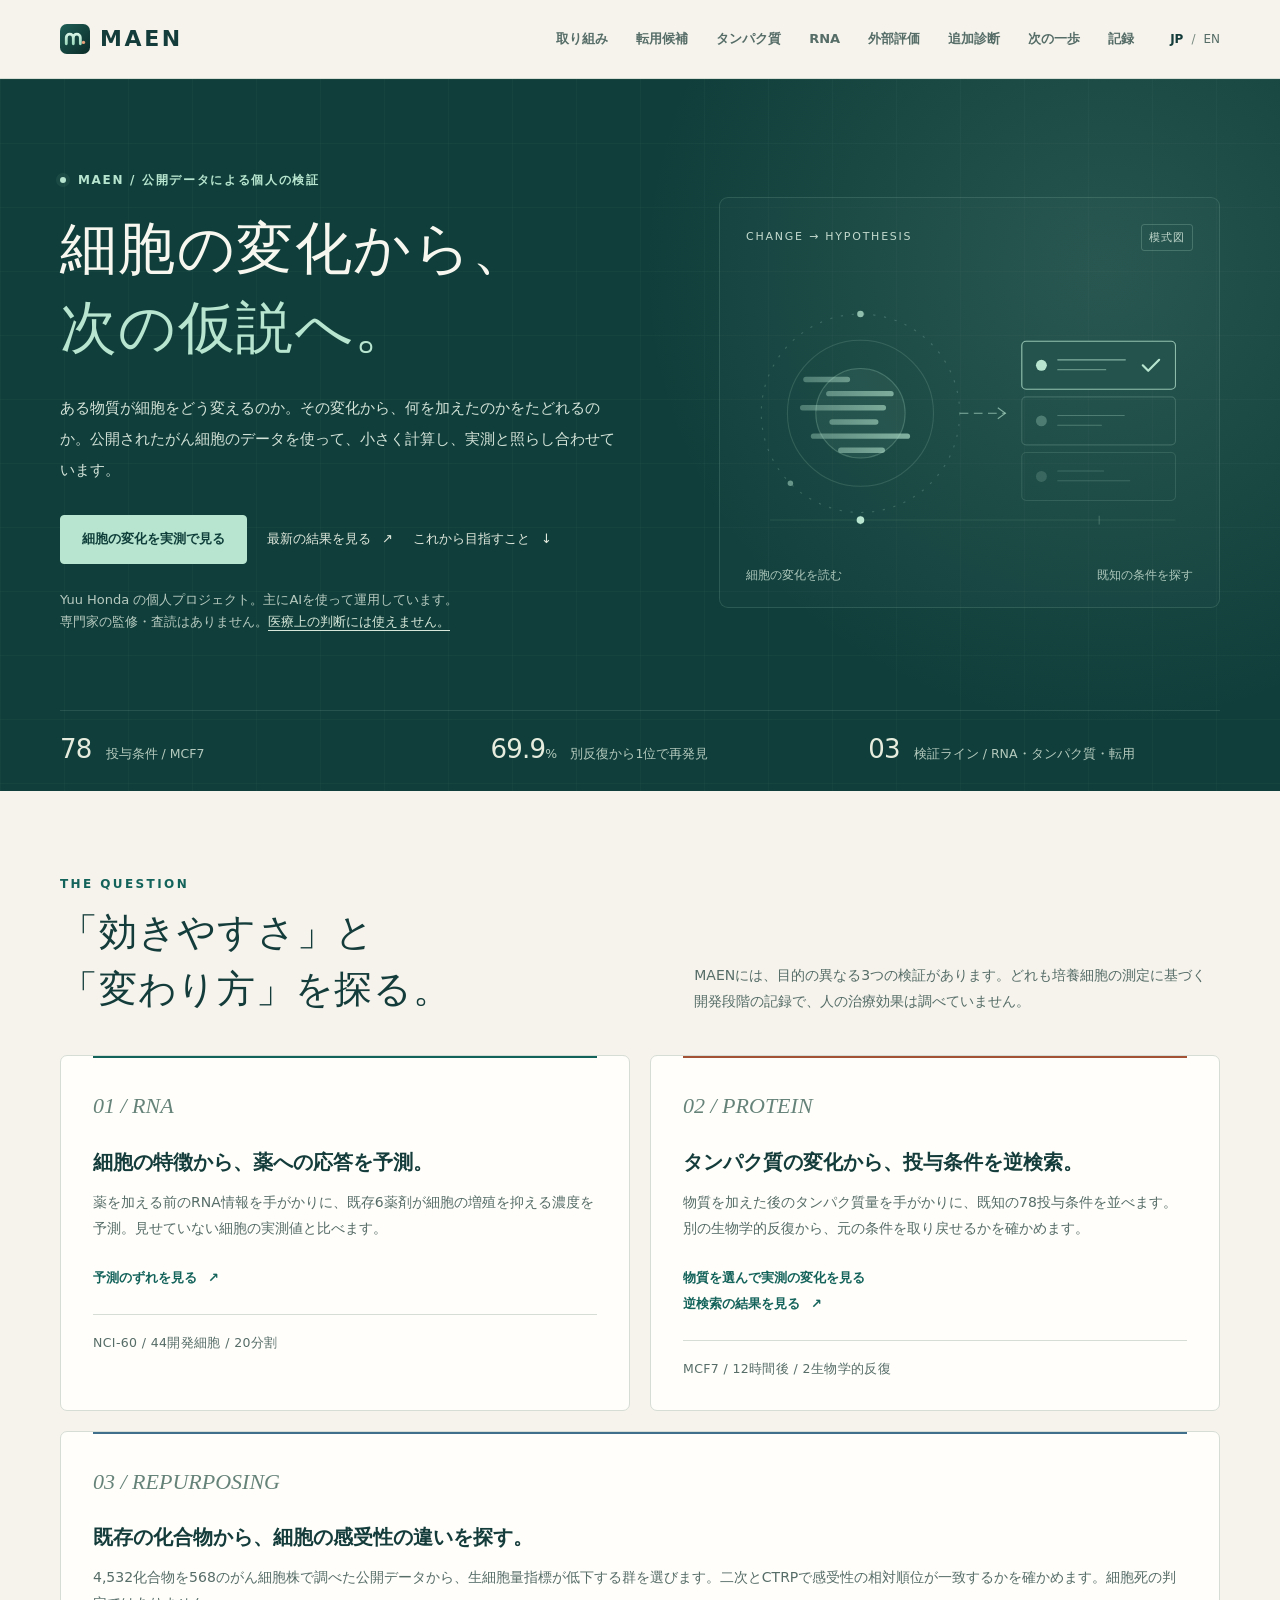
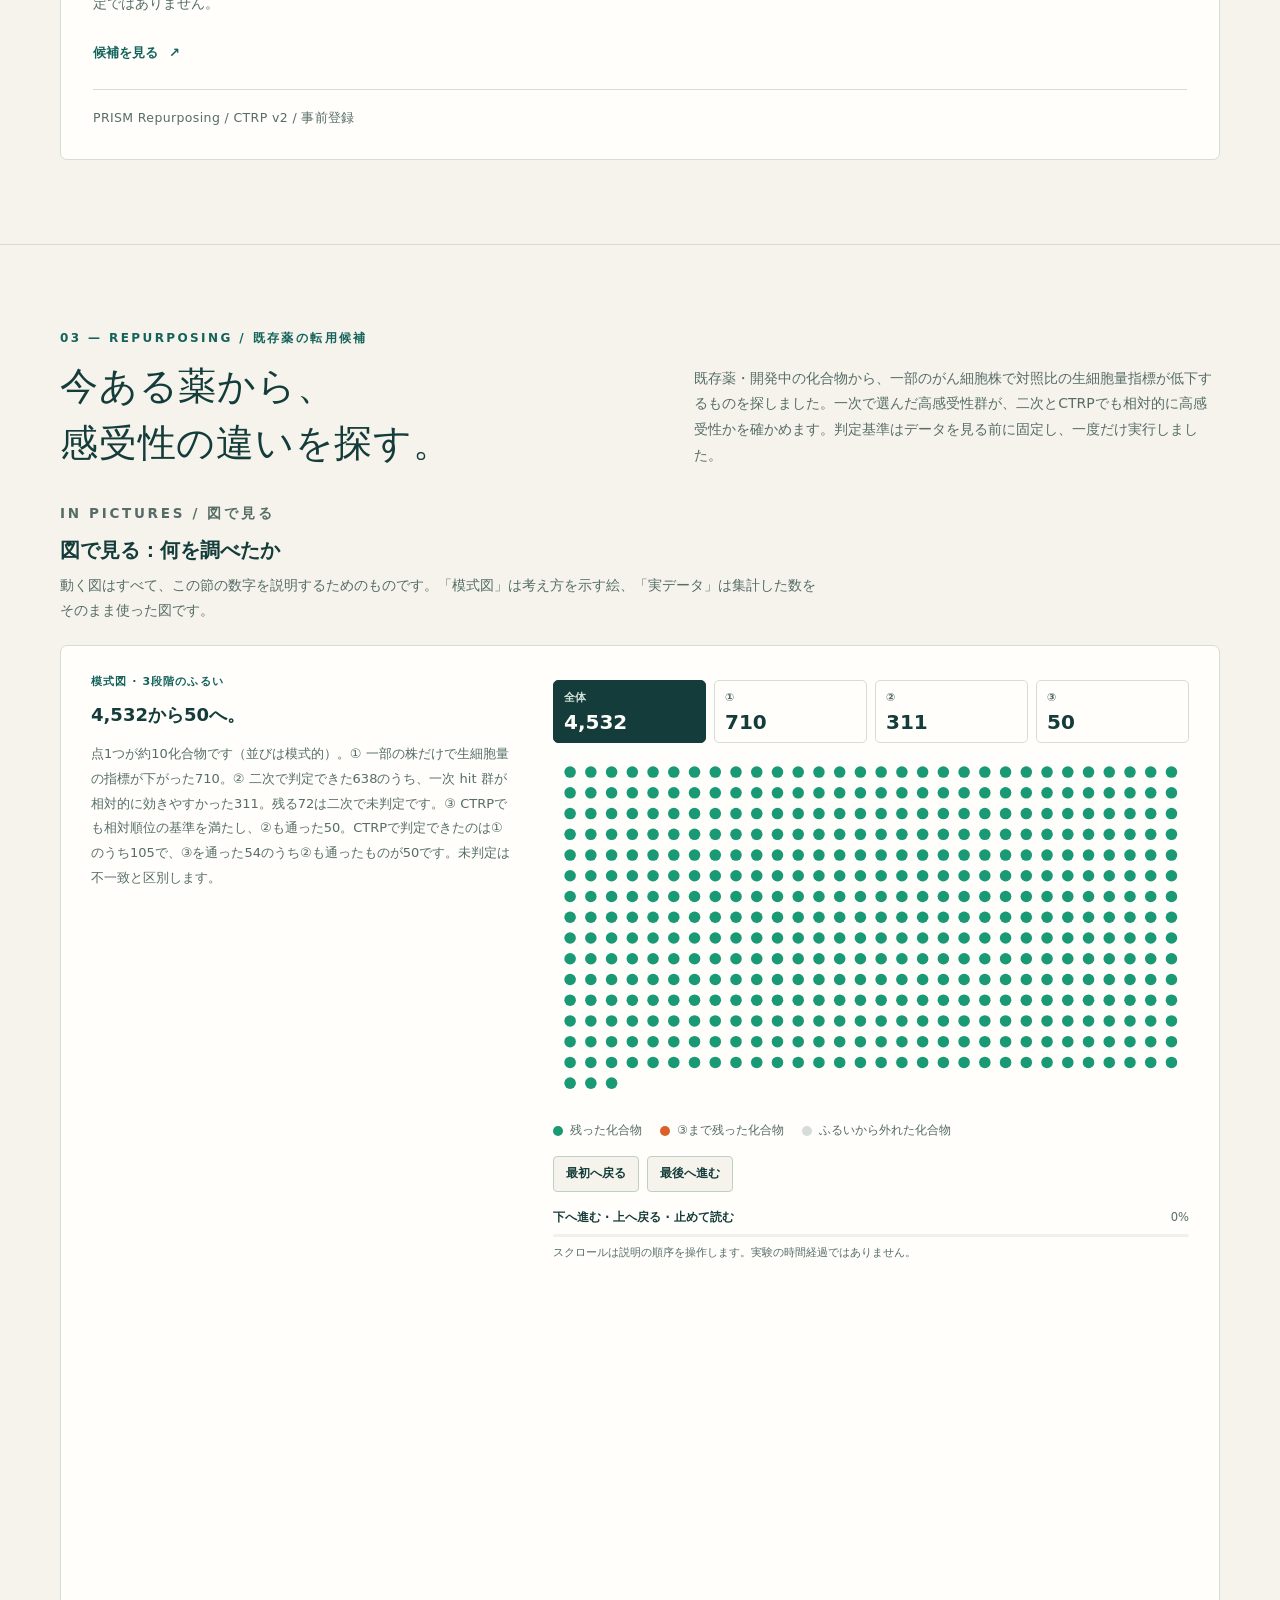
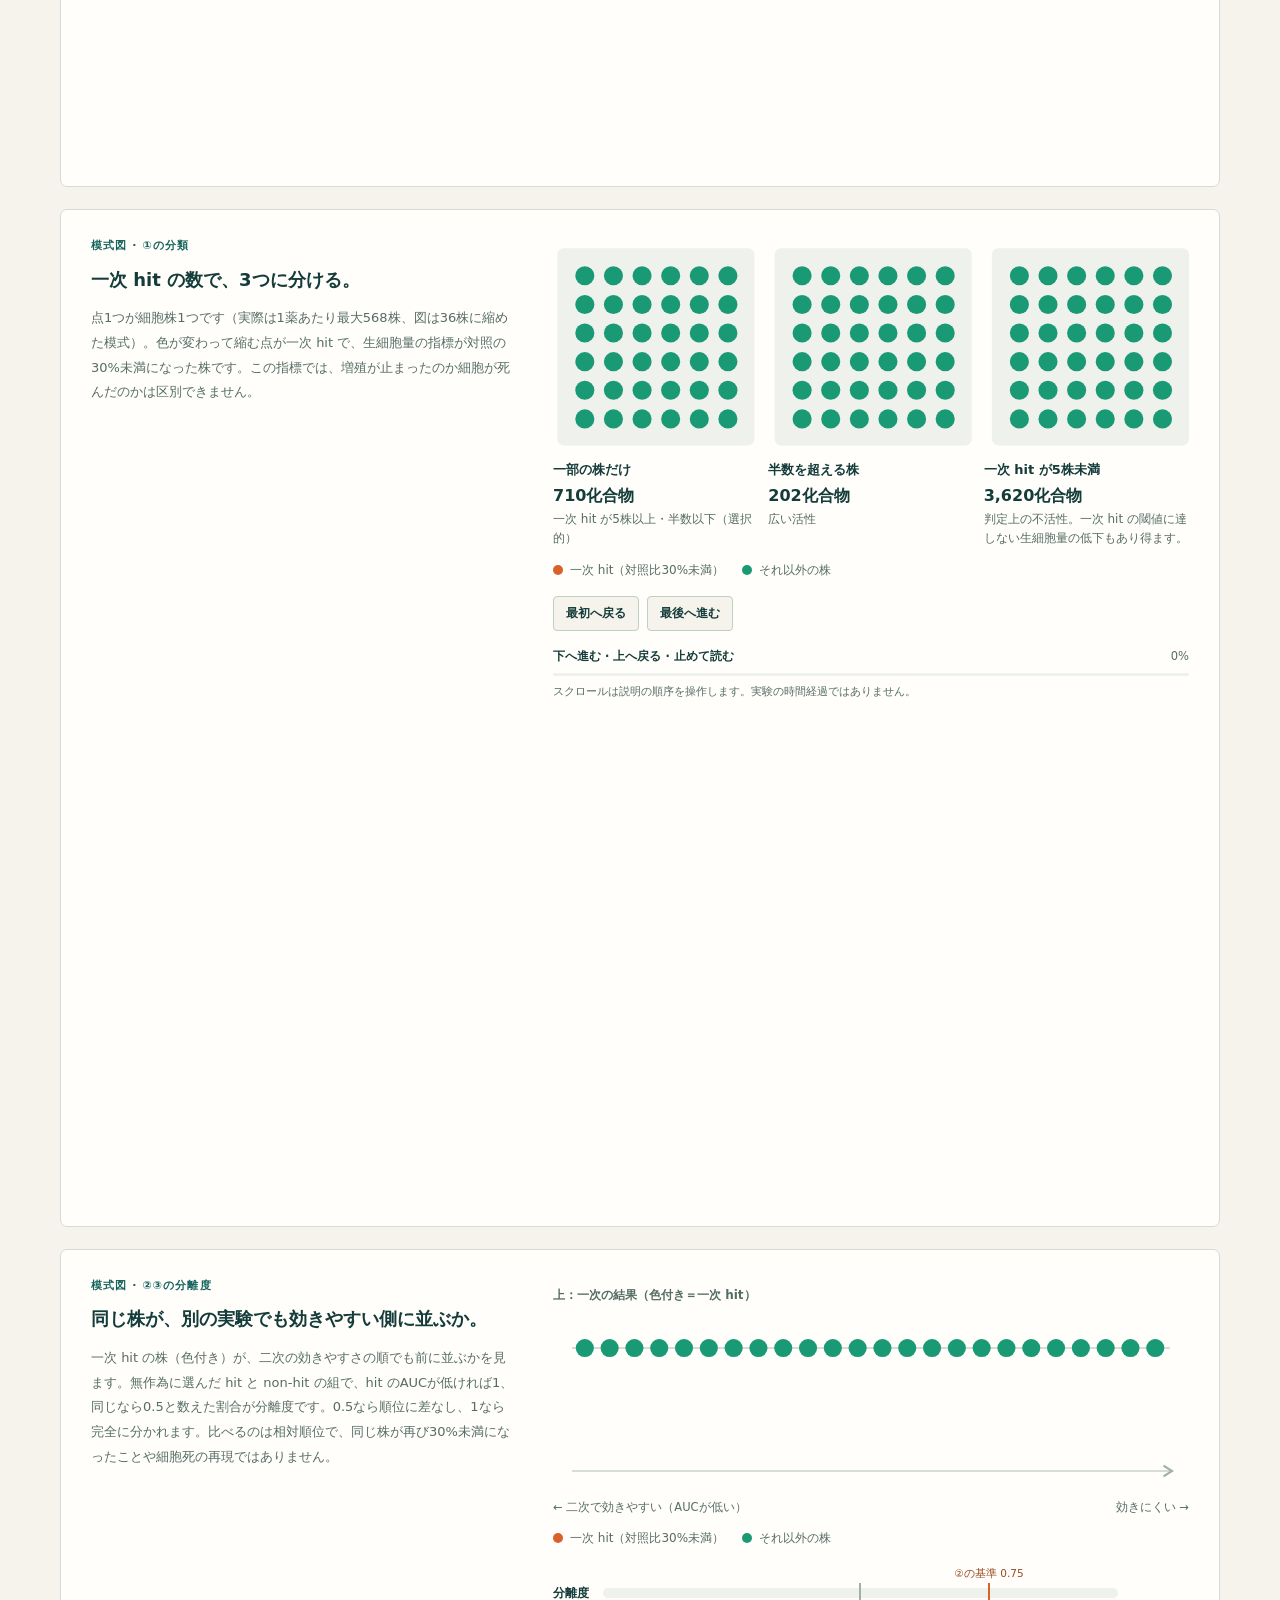
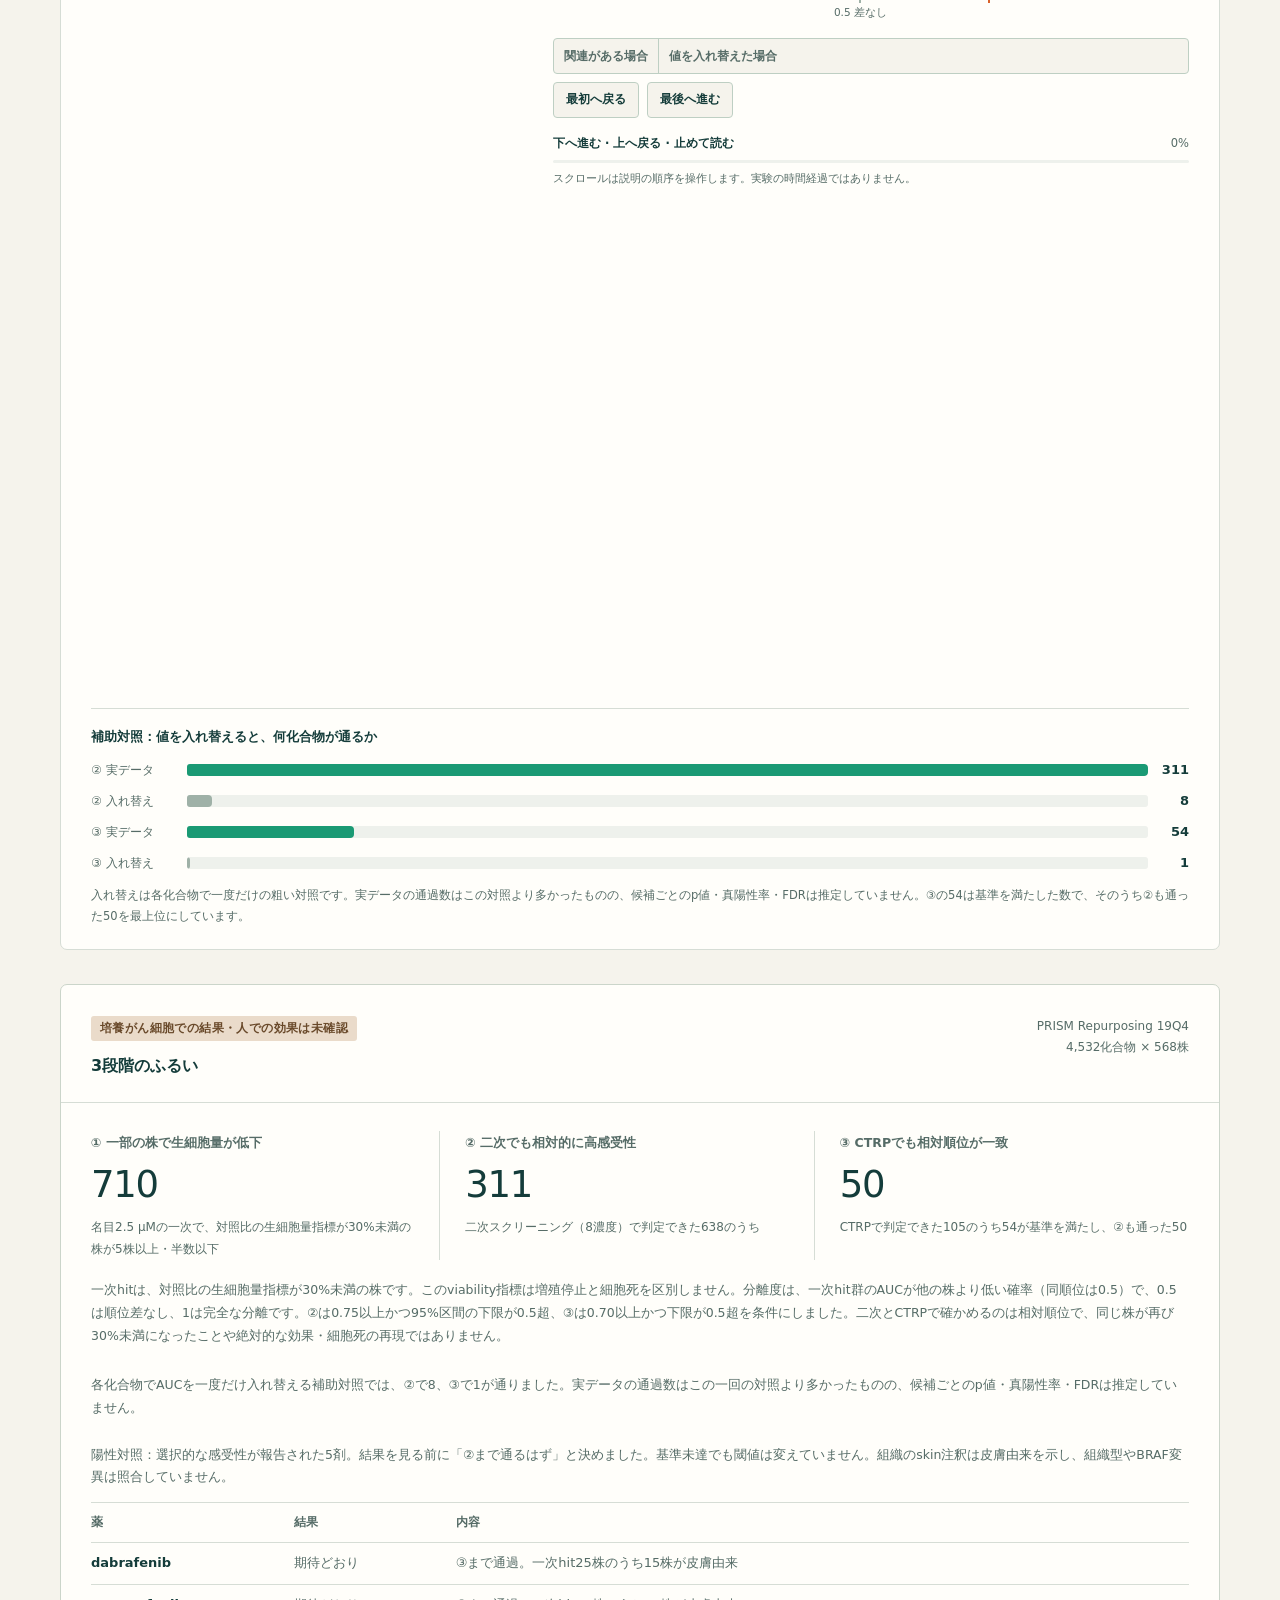
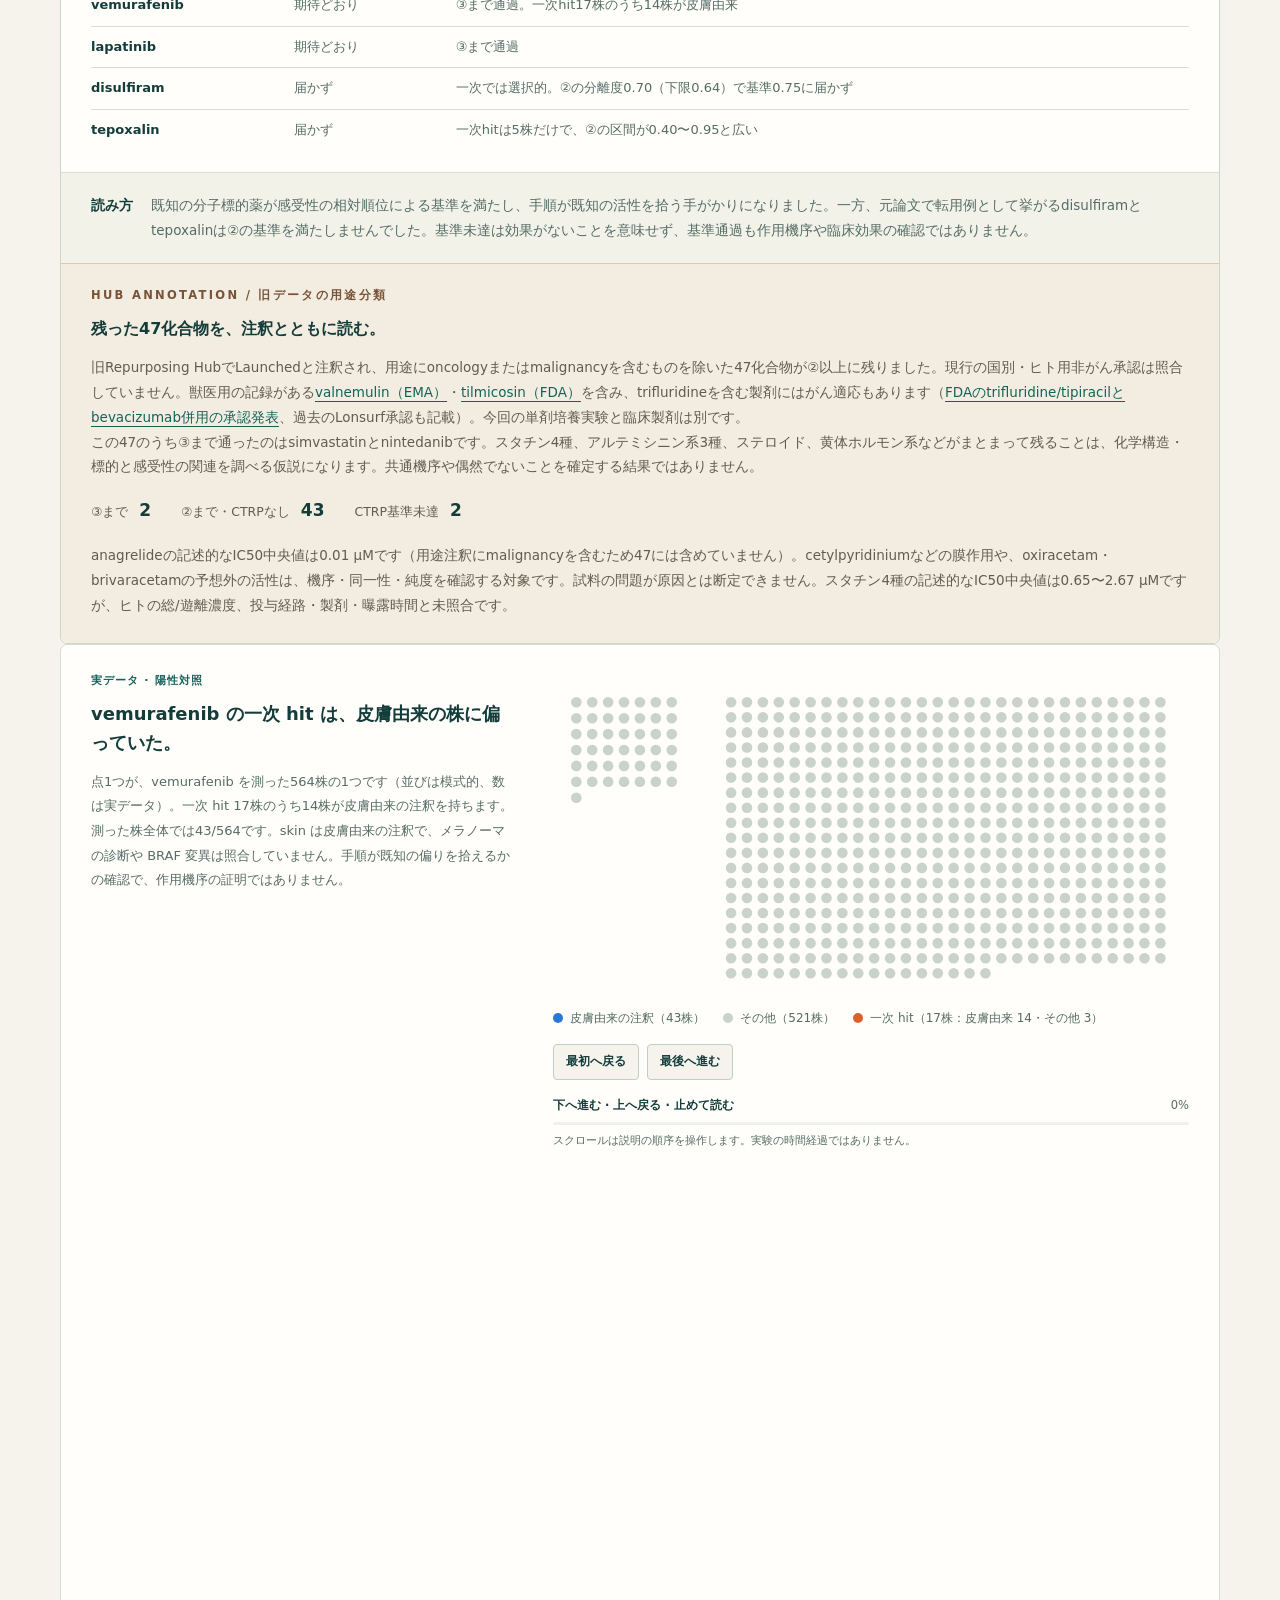
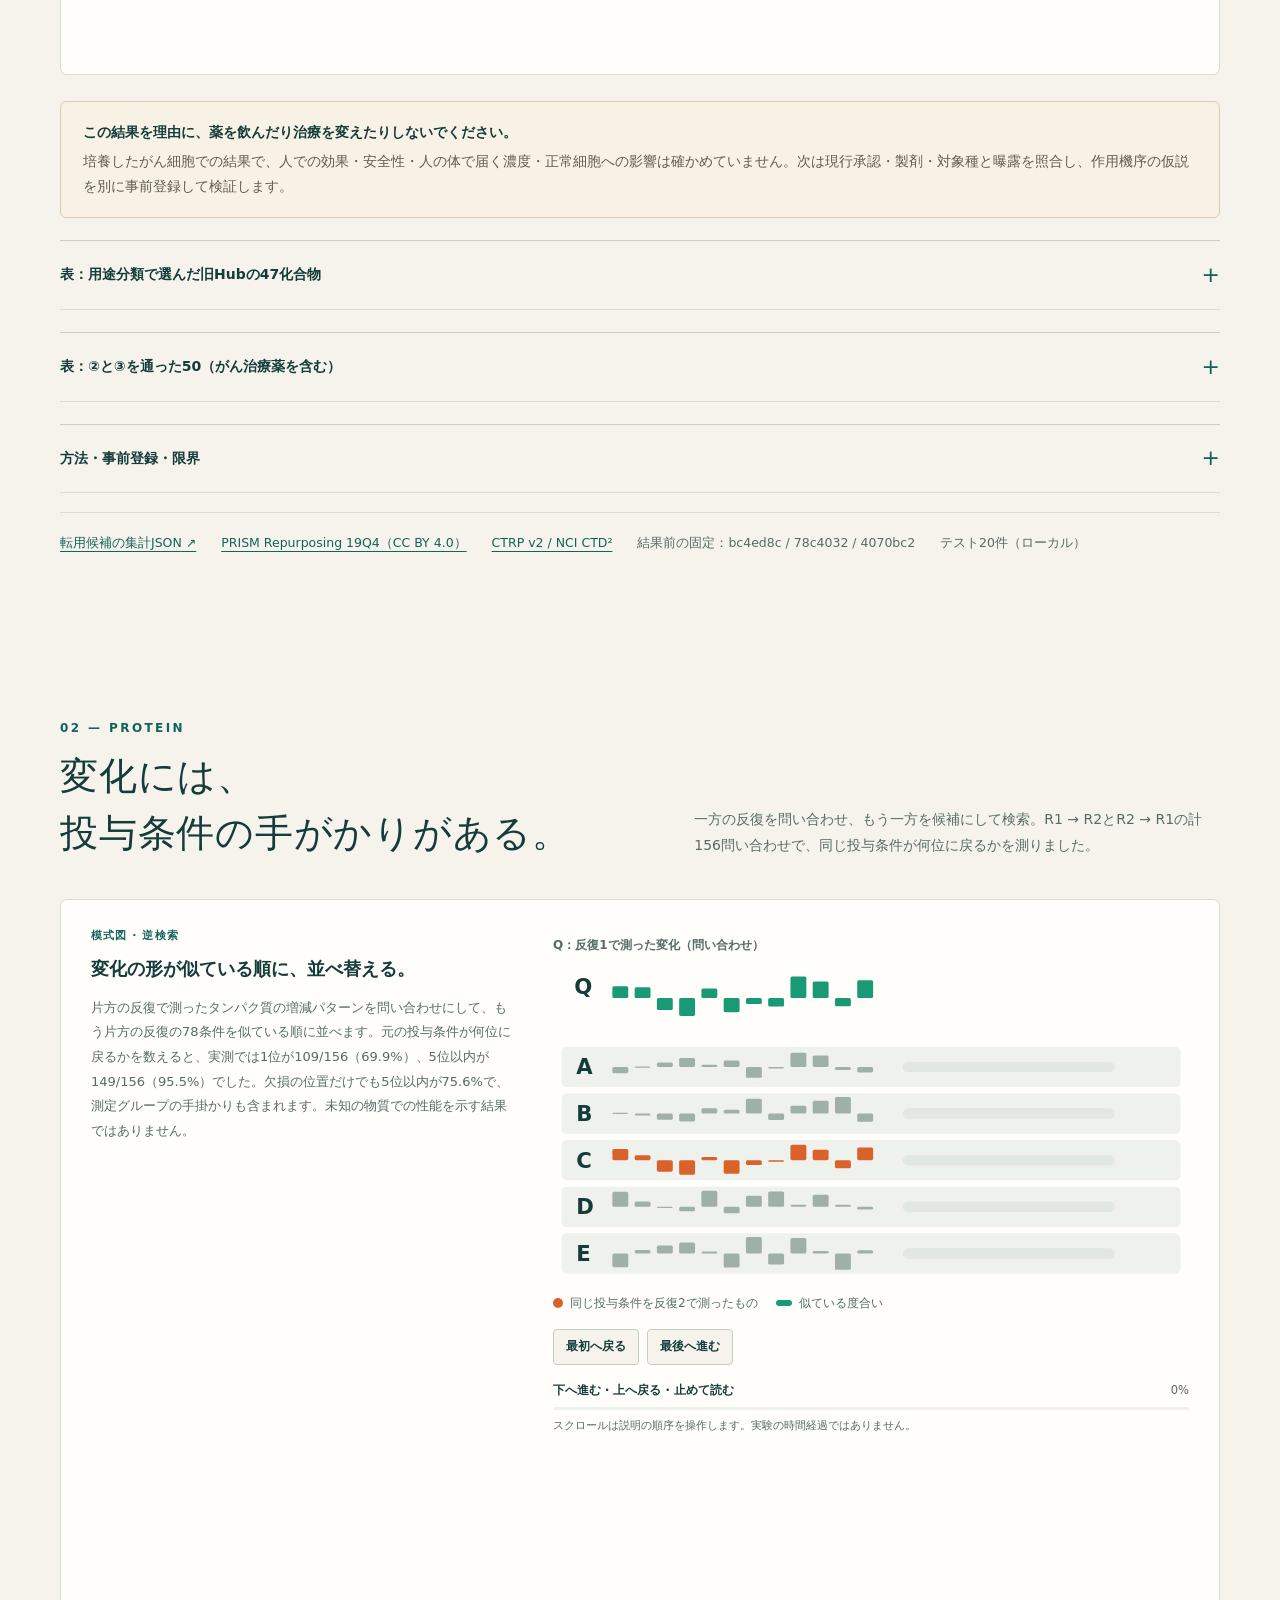
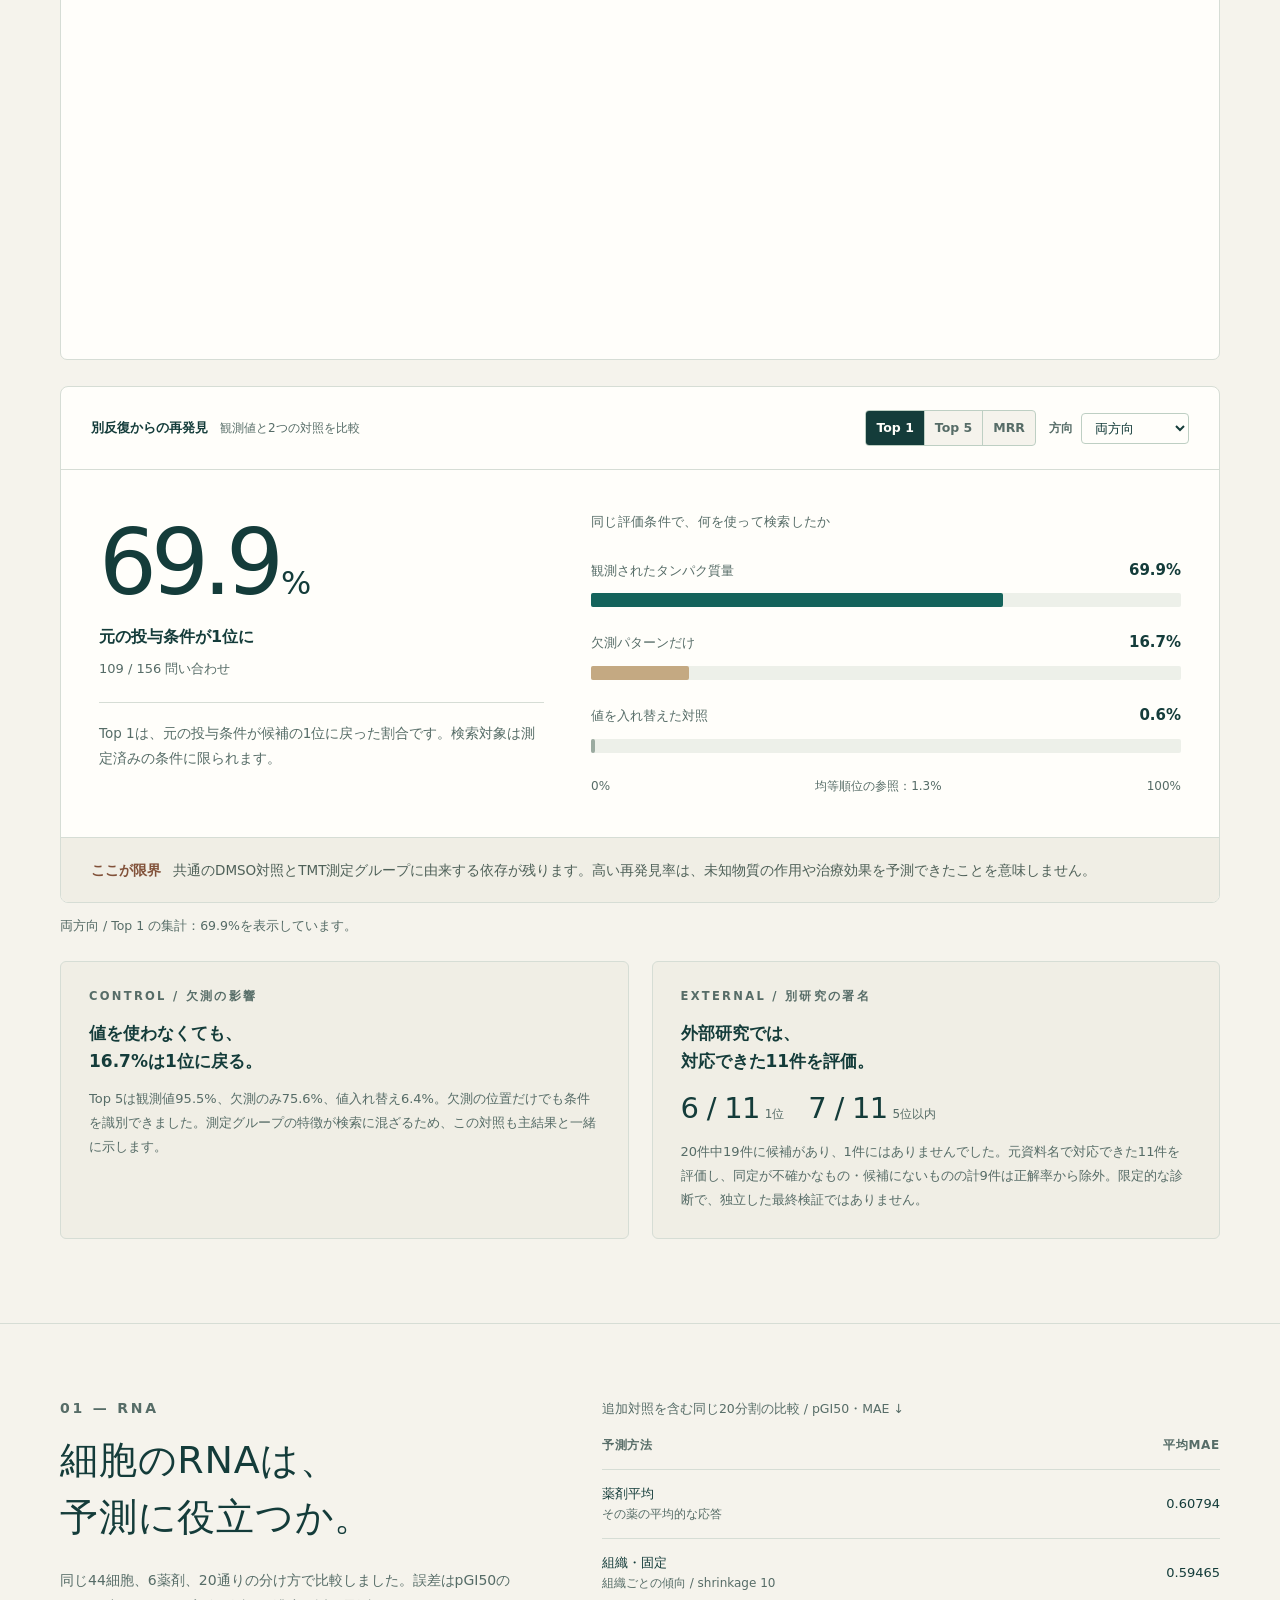
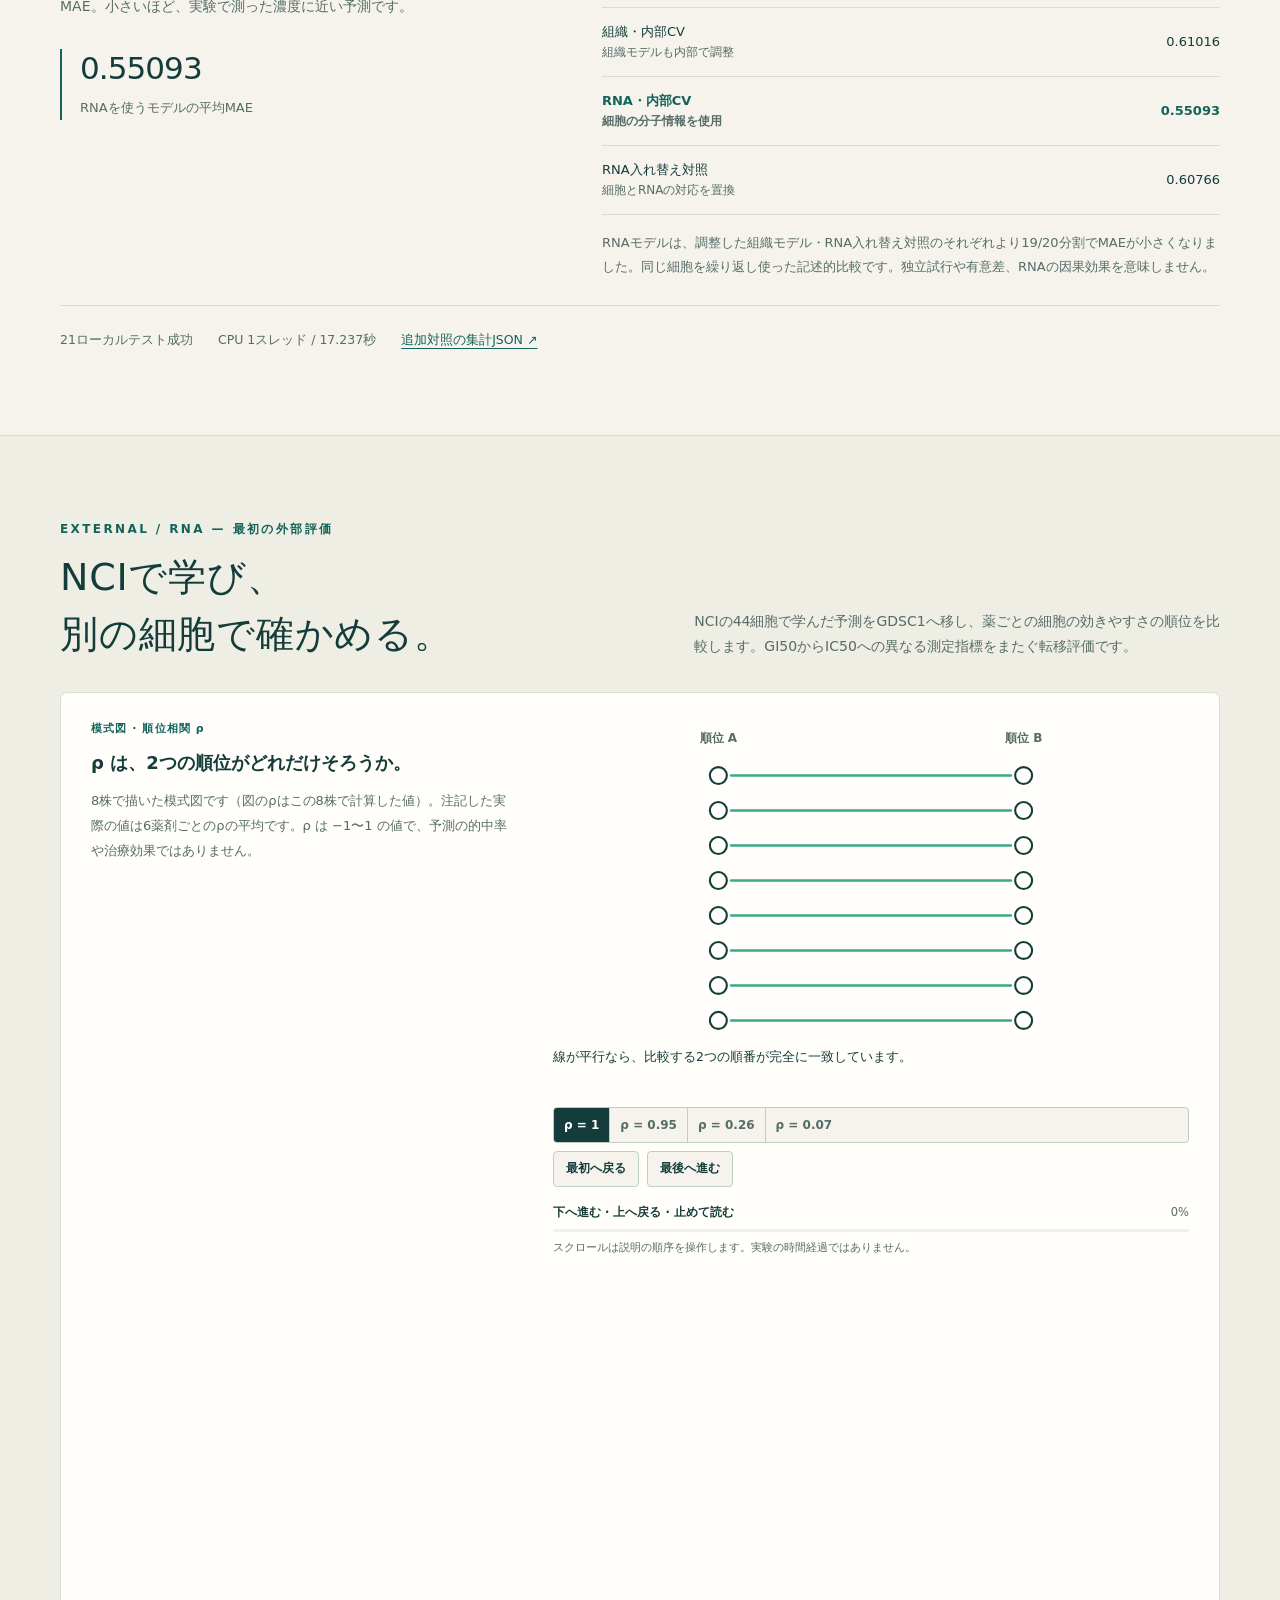
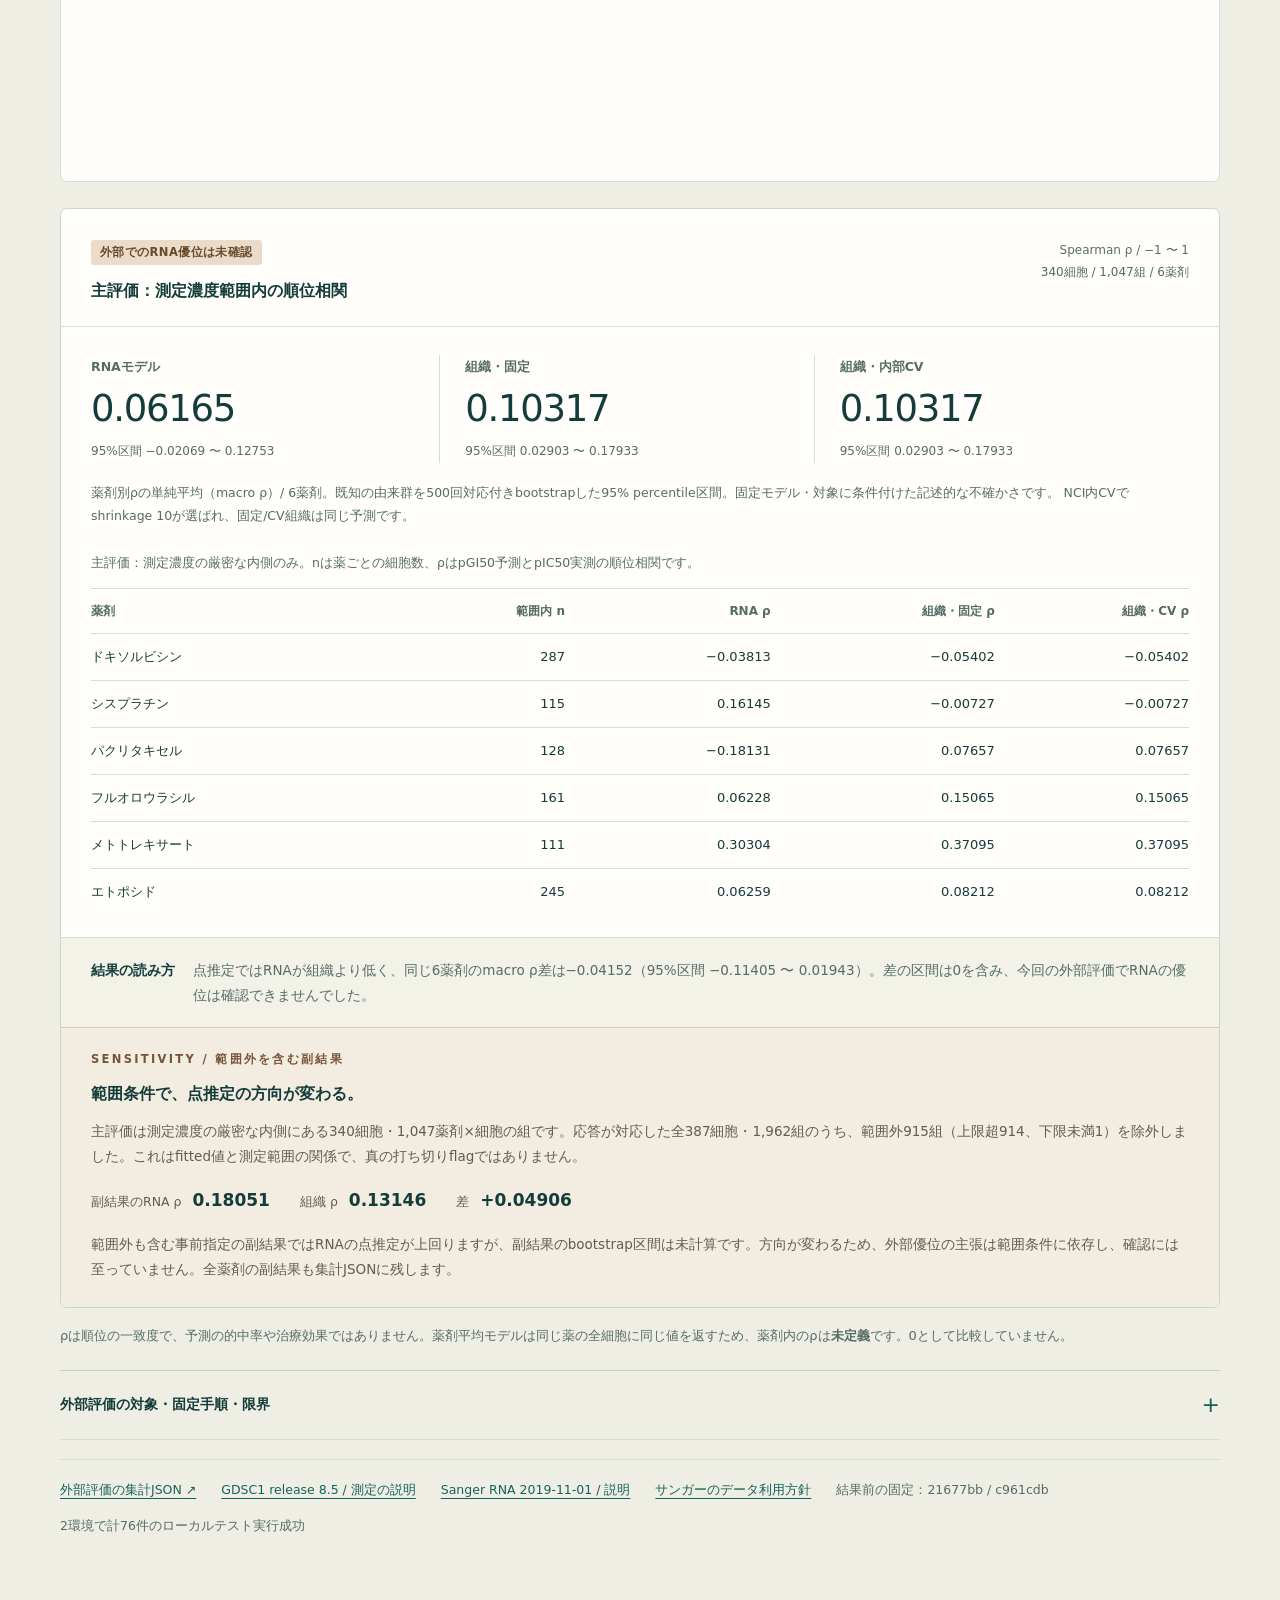
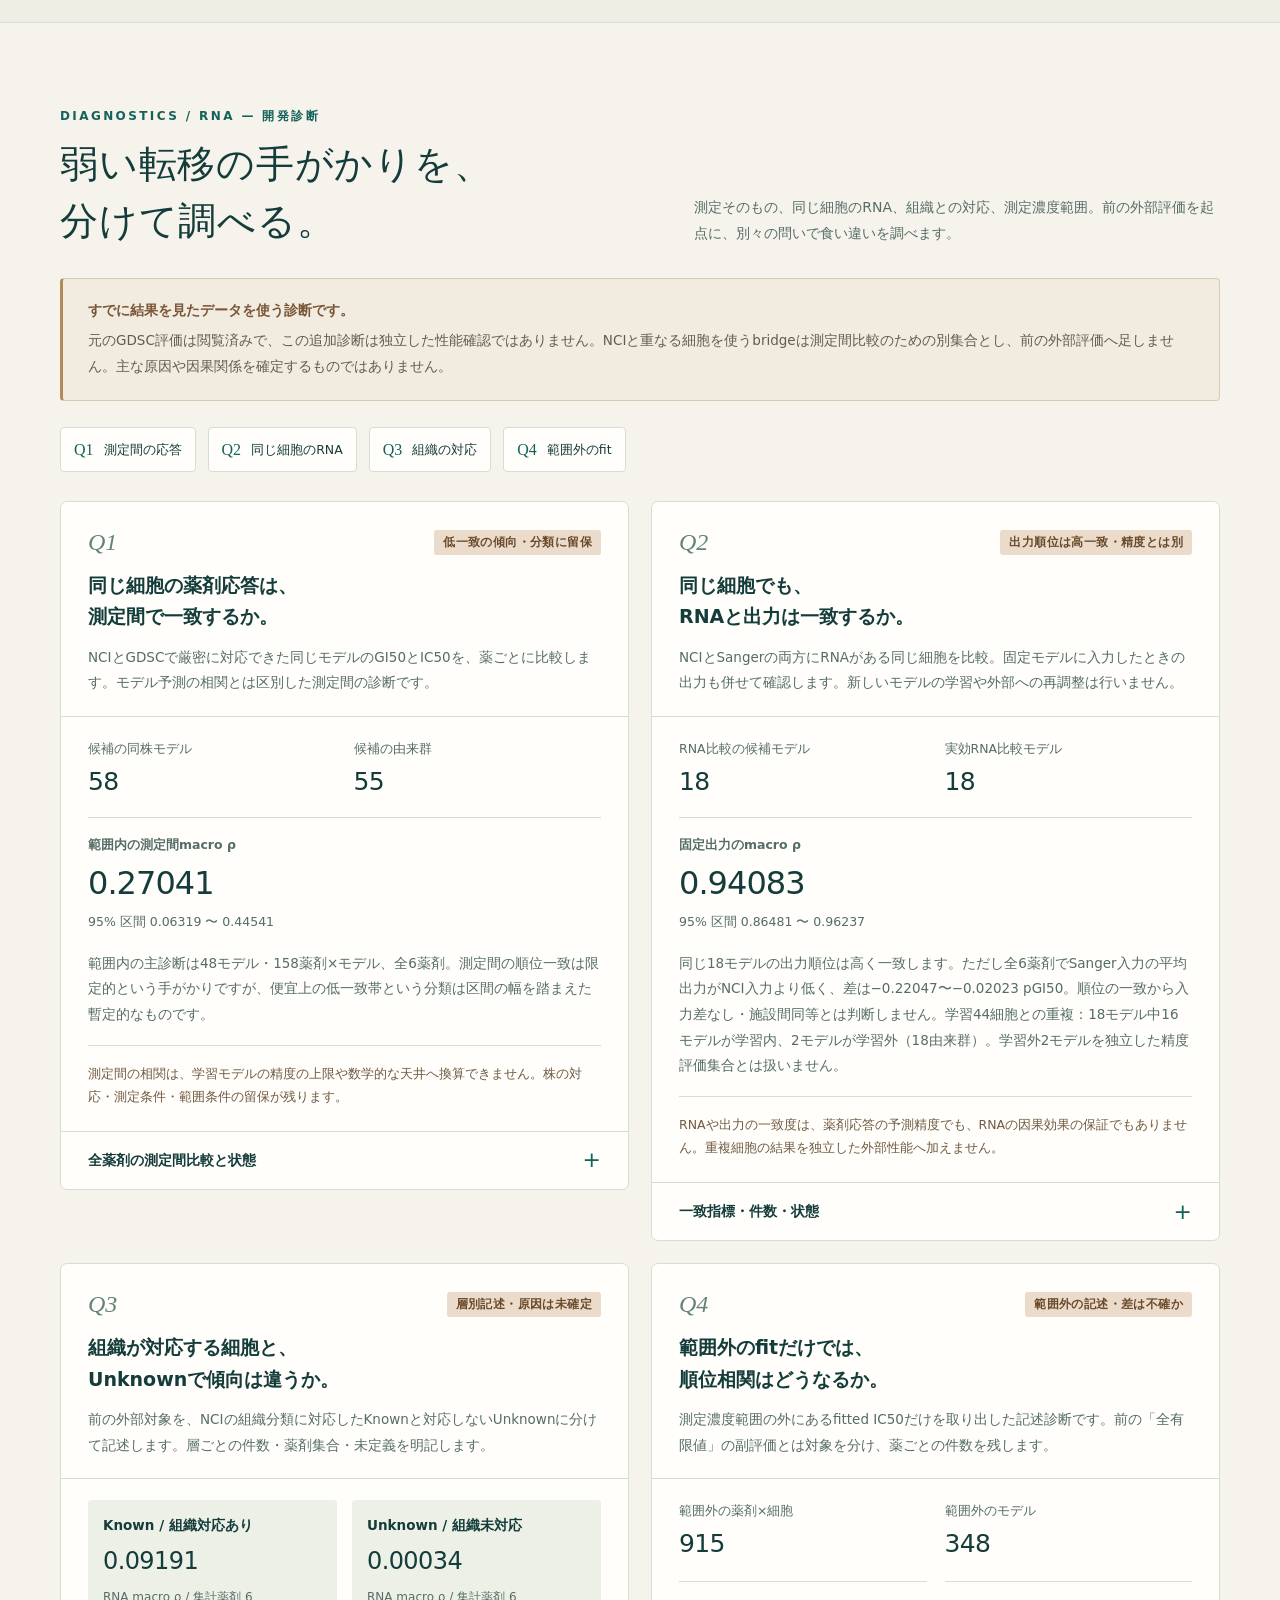
<file: index.html>
<!doctype html>
<html lang="ja">
<head>
<meta charset="utf-8">
<meta name="viewport" content="width=device-width,initial-scale=1">
<title>MAEN — 細胞の変化から、次の仮説へ。</title>
<meta name="description" content="公開されたがん細胞のRNAとタンパク質量を使い、薬剤応答の予測と既知の投与条件の逆検索を検証する、Yuu Hondaの個人プロジェクト。結果・対照・限界を公開しています。">
<meta name="theme-color" content="#103f3b">
<meta name="apple-mobile-web-app-title" content="MAEN">
<link rel="icon" href="favicon.svg?v=2" type="image/svg+xml">
<link rel="icon" href="favicon-32.png?v=2" sizes="32x32" type="image/png">
<link rel="apple-touch-icon" href="apple-touch-icon.png?v=2">
<link rel="manifest" href="manifest.webmanifest?v=2">
<link rel="alternate" hreflang="ja" href="index.html">
<link rel="alternate" hreflang="en" href="en.html">
<link rel="stylesheet" href="site.css">
<link rel="stylesheet" href="explain.css">
<link rel="stylesheet" href="workflow.css">
<script src="site.js" defer></script>
<script src="explain.js" defer></script>
<script src="workflow.js" defer></script>
</head>
<body>
<a class="skip-link" href="#main">本文へ移動</a>
<header class="site-header">
  <div class="container header-inner">
    <a class="brand" href="index.html" aria-label="MAEN"><img src="favicon.svg?v=2" width="30" height="30" alt="">MAEN</a>
    <nav class="nav-links" id="site-navigation" aria-label="主なページ内リンク">
      <a href="#approach">取り組み</a><a href="#repurposing">転用候補</a><a href="#protein">タンパク質</a><a href="#rna">RNA</a><a href="#external">外部評価</a><a href="#diagnostics">追加診断</a><a href="#next">次の一歩</a><a href="#evidence">記録</a>
    </nav>
    <nav class="language" aria-label="Language / 言語"><span lang="ja" aria-current="page">JP</span><span class="separator" aria-hidden="true">/</span><a href="en.html" lang="en" hreflang="en" aria-label="Read in English">EN</a></nav>
    <button class="menu-toggle" type="button" aria-expanded="false" aria-controls="site-navigation"><span class="menu-icon" aria-hidden="true"></span>メニュー</button>
  </div>
</header>
<main id="main">
  <section class="hero" aria-labelledby="hero-title">
    <div class="container hero-inner">
      <div class="hero-copy reveal">
        <p class="eyebrow"><span class="status-dot" aria-hidden="true"></span>MAEN / 公開データによる個人の検証</p>
        <h1 id="hero-title">細胞の変化から、<br><span>次の仮説へ。</span></h1>
        <p class="hero-lead">ある物質が細胞をどう変えるのか。その変化から、何を加えたのかをたどれるのか。公開されたがん細胞のデータを使って、小さく計算し、実測と照らし合わせています。</p>
        <div class="hero-actions"><a class="button button-primary" href="protein-response.html">細胞の変化を実測で見る</a><a class="text-link" href="#repurposing">最新の結果を見る<span aria-hidden="true">↗</span></a><a class="text-link" href="#next">これから目指すこと<span aria-hidden="true">↓</span></a></div>
        <p class="hero-caption">Yuu Honda の個人プロジェクト。主にAIを使って運用しています。<br>専門家の監修・査読はありません。<a href="#disclaimer">医療上の判断には使えません。</a></p>
      </div>
      <div class="signature-panel" aria-hidden="true">
  <div class="panel-heading"><span>CHANGE → HYPOTHESIS</span><span class="panel-tag">模式図</span></div>
  <svg class="signature-svg" viewBox="0 0 410 270" fill="none" xmlns="http://www.w3.org/2000/svg">
    <defs>
      <linearGradient id="signal" x1="10" y1="0" x2="180" y2="0" gradientUnits="userSpaceOnUse"><stop stop-color="#B7E5CF" stop-opacity=".2"/><stop offset="1" stop-color="#B7E5CF" stop-opacity=".75"/></linearGradient>
      <linearGradient id="scan" x1="0" y1="0" x2="1" y2="0"><stop stop-color="#B7E5CF" stop-opacity="0"/><stop offset=".5" stop-color="#B7E5CF" stop-opacity=".22"/><stop offset="1" stop-color="#B7E5CF" stop-opacity="0"/></linearGradient>
      <clipPath id="cell-clip"><circle cx="105" cy="136" r="66"/></clipPath>
    </defs>
    <circle class="sig-ring-outer" cx="105" cy="136" r="91" stroke="#B7E5CF" stroke-opacity=".22" stroke-dasharray="2 8"/>
    <circle class="sig-ring-mid" cx="105" cy="136" r="67" stroke="#B7E5CF" stroke-opacity=".16"/>
    <circle class="sig-ring-core" cx="105" cy="136" r="41" fill="#B7E5CF" fill-opacity=".06" stroke="#B7E5CF" stroke-opacity=".25"/>
    <g stroke="url(#signal)" stroke-width="5" stroke-linecap="round"><path class="sig-bar" d="M55 105h38"/><path class="sig-bar" d="M76 118h57"/><path class="sig-bar" d="M52 131h74"/><path class="sig-bar" d="M79 144h40"/><path class="sig-bar" d="M62 157h86"/><path class="sig-bar" d="M87 170h38"/></g>
    <g clip-path="url(#cell-clip)"><rect class="sig-scan" x="20" y="66" width="36" height="140" fill="url(#scan)"/></g>
    <g class="sig-orbit sig-orbit-a"><circle cx="105" cy="45" r="3" fill="#B7E5CF" fill-opacity=".75"/></g>
    <g class="sig-orbit sig-orbit-b"><circle cx="40.7" cy="200.3" r="2.5" fill="#B7E5CF" fill-opacity=".5"/></g>
    <path d="M196 136h42" stroke="#B7E5CF" stroke-opacity=".65" class="signature-path"/>
    <path d="m231 131 7 5-7 5" stroke="#B7E5CF" stroke-opacity=".65"/>
    <g fill="#B7E5CF"><circle class="sig-particle" cx="152" cy="136" r="2.4"/><circle class="sig-particle" cx="152" cy="136" r="2.4"/><circle class="sig-particle" cx="152" cy="136" r="2.4"/></g>
    <g class="sig-list">
      <g class="sig-card sig-card-b"><rect x="253" y="121" width="141" height="44" rx="4" stroke="#B7E5CF" stroke-opacity=".2"/><circle cx="271" cy="143" r="5" fill="#B7E5CF" fill-opacity=".3"/><path d="M286 138h61M286 147h40" stroke="#B7E5CF" stroke-opacity=".3" stroke-linecap="round"/></g>
      <g class="sig-card sig-card-c"><rect x="253" y="172" width="141" height="44" rx="4" stroke="#B7E5CF" stroke-opacity=".14"/><circle cx="271" cy="194" r="5" fill="#B7E5CF" fill-opacity=".18"/><path d="M286 189h42M286 198h66" stroke="#B7E5CF" stroke-opacity=".2" stroke-linecap="round"/></g>
      <g class="sig-card sig-card-a"><rect x="253" y="70" width="141" height="44" rx="4" fill="#103F3B" stroke="#B7E5CF" stroke-opacity=".3"/><rect class="sig-card-glow" x="253" y="70" width="141" height="44" rx="4" fill="#B7E5CF" fill-opacity=".12" stroke="#B7E5CF" stroke-opacity=".6"/><circle class="sig-card-dot" cx="271" cy="92" r="5" fill="#B7E5CF"/><path class="sig-score" d="M286 87h62" stroke="#B7E5CF" stroke-opacity=".65" stroke-linecap="round"/><path d="M286 96h44" stroke="#B7E5CF" stroke-opacity=".45" stroke-linecap="round"/><path class="sig-check" d="M364 92l5 5 10-10" stroke="#B7E5CF" stroke-width="2" stroke-linecap="round" stroke-linejoin="round" pathLength="1"/></g>
    </g>
    <path d="M22 234h372" stroke="#B7E5CF" stroke-opacity=".1"/><path d="M105 230v8M324 230v8" stroke="#B7E5CF" stroke-opacity=".25"/>
    <circle class="sig-progress" cx="105" cy="234" r="3.5" fill="#B7E5CF"/>
  </svg>
  <div class="panel-foot"><span class="sig-step sig-step-read">細胞の変化を読む</span><span class="sig-step sig-step-rank">既知の条件を探す</span></div>
</div>
    </div>
    <div class="container hero-facts">
      <div class="hero-fact"><strong>78</strong><span>投与条件 / MCF7</span></div>
      <div class="hero-fact"><strong>69.9<span>%</span></strong><span>別反復から1位で再発見</span></div>
      <div class="hero-fact"><strong>03</strong><span>検証ライン / RNA・タンパク質・転用</span></div>
    </div>
  </section>

  <section class="section project-intro" id="approach" aria-labelledby="approach-title">
    <div class="container">
      <div class="section-heading"><div><p class="eyebrow">THE QUESTION</p><h2 id="approach-title">「効きやすさ」と<br>「変わり方」を探る。</h2></div><p>MAENには、目的の異なる3つの検証があります。どれも培養細胞の測定に基づく開発段階の記録で、人の治療効果は調べていません。</p></div>
      <div class="research-grid">
        <article class="research-card"><p class="line-number">01 / RNA</p><h3>細胞の特徴から、薬への応答を予測。</h3><p>薬を加える前のRNA情報を手がかりに、既存6薬剤が細胞の増殖を抑える濃度を予測。見せていない細胞の実測値と比べます。</p><p><a class="text-link" href="#rna">予測のずれを見る<span aria-hidden="true">↗</span></a></p><div class="card-foot">NCI-60 / 44開発細胞 / 20分割</div></article>
        <article class="research-card protein"><p class="line-number">02 / PROTEIN</p><h3>タンパク質の変化から、投与条件を逆検索。</h3><p>物質を加えた後のタンパク質量を手がかりに、既知の78投与条件を並べます。別の生物学的反復から、元の条件を取り戻せるかを確かめます。</p><p><a class="text-link" href="protein-response.html">物質を選んで実測の変化を見る</a><br><a class="text-link" href="#protein">逆検索の結果を見る<span aria-hidden="true">↗</span></a></p><div class="card-foot">MCF7 / 12時間後 / 2生物学的反復</div></article>
        <article class="research-card repurposing"><p class="line-number">03 / REPURPOSING</p><h3>既存の化合物から、細胞の感受性の違いを探す。</h3><p>4,532化合物を568のがん細胞株で調べた公開データから、生細胞量指標が低下する群を選びます。二次とCTRPで感受性の相対順位が一致するかを確かめます。細胞死の判定ではありません。</p><p><a class="text-link" href="#repurposing">候補を見る<span aria-hidden="true">↗</span></a></p><div class="card-foot">PRISM Repurposing / CTRP v2 / 事前登録</div></article>
      </div>
    </div>
  </section>

  <section class="section repurposing-section" id="repurposing" aria-labelledby="repurposing-title">
    <div class="container">
      <div class="section-heading"><div><p class="eyebrow">03 — REPURPOSING / 既存薬の転用候補</p><h2 id="repurposing-title">今ある薬から、<br>感受性の違いを探す。</h2></div><p>既存薬・開発中の化合物から、一部のがん細胞株で対照比の生細胞量指標が低下するものを探しました。一次で選んだ高感受性群が、二次とCTRPでも相対的に高感受性かを確かめます。判定基準はデータを見る前に固定し、一度だけ実行しました。</p></div>
      <div class="ex-story" aria-labelledby="ex-story-title-ja"><div class="ex-story-head"><p class="eyebrow">IN PICTURES / 図で見る</p><h3 id="ex-story-title-ja">図で見る：何を調べたか</h3><p>動く図はすべて、この節の数字を説明するためのものです。「模式図」は考え方を示す絵、「実データ」は集計した数をそのまま使った図です。</p></div><figure class="ex-fig ex-sieve" id="ex-sieve" data-ex="sieve" data-step="final"><div class="ex-head"><p class="ex-kicker">模式図 · 3段階のふるい</p><h3>4,532から50へ。</h3></div><div class="ex-visual"><ol class="ex-chips"><li data-chip="0"><span>全体</span><strong>4,532</strong></li><li data-chip="1"><span>①</span><strong>710</strong></li><li data-chip="2"><span>②</span><strong>311</strong></li><li data-chip="3"><span>③</span><strong>50</strong></li></ol><svg class="ex-svg" viewBox="0 0 595 331" role="img" aria-label="点の格子。4,532化合物を約10化合物ずつの点で表し、①で710、②で311、③で50に絞られる様子の模式図。"><circle class="ex-dot" cx="16.0" cy="16.0" r="5.4" style="--d:152"/><circle class="ex-dot" cx="35.4" cy="16.0" r="5.4" style="--d:137"/><circle class="ex-dot s1" cx="54.8" cy="16.0" r="5.4" style="--d:375"/><circle class="ex-dot" cx="74.2" cy="16.0" r="5.4" style="--d:69"/><circle class="ex-dot s1" cx="93.6" cy="16.0" r="5.4" style="--d:8"/><circle class="ex-dot" cx="113.0" cy="16.0" r="5.4" style="--d:125"/><circle class="ex-dot" cx="132.4" cy="16.0" r="5.4" style="--d:347"/><circle class="ex-dot" cx="151.8" cy="16.0" r="5.4" style="--d:284"/><circle class="ex-dot" cx="171.2" cy="16.0" r="5.4" style="--d:50"/><circle class="ex-dot" cx="190.6" cy="16.0" r="5.4" style="--d:136"/><circle class="ex-dot" cx="210.0" cy="16.0" r="5.4" style="--d:2"/><circle class="ex-dot" cx="229.4" cy="16.0" r="5.4" style="--d:239"/><circle class="ex-dot" cx="248.8" cy="16.0" r="5.4" style="--d:134"/><circle class="ex-dot" cx="268.2" cy="16.0" r="5.4" style="--d:376"/><circle class="ex-dot s1 s2" cx="287.6" cy="16.0" r="5.4" style="--d:262"/><circle class="ex-dot" cx="307.0" cy="16.0" r="5.4" style="--d:119"/><circle class="ex-dot" cx="326.4" cy="16.0" r="5.4" style="--d:308"/><circle class="ex-dot" cx="345.8" cy="16.0" r="5.4" style="--d:170"/><circle class="ex-dot" cx="365.2" cy="16.0" r="5.4" style="--d:61"/><circle class="ex-dot" cx="384.6" cy="16.0" r="5.4" style="--d:272"/><circle class="ex-dot" cx="404.0" cy="16.0" r="5.4" style="--d:147"/><circle class="ex-dot" cx="423.4" cy="16.0" r="5.4" style="--d:156"/><circle class="ex-dot" cx="442.8" cy="16.0" r="5.4" style="--d:306"/><circle class="ex-dot s1 s2" cx="462.2" cy="16.0" r="5.4" style="--d:20"/><circle class="ex-dot" cx="481.6" cy="16.0" r="5.4" style="--d:370"/><circle class="ex-dot" cx="501.0" cy="16.0" r="5.4" style="--d:144"/><circle class="ex-dot s1 s2" cx="520.4" cy="16.0" r="5.4" style="--d:31"/><circle class="ex-dot" cx="539.8" cy="16.0" r="5.4" style="--d:263"/><circle class="ex-dot" cx="559.2" cy="16.0" r="5.4" style="--d:32"/><circle class="ex-dot s1" cx="578.6" cy="16.0" r="5.4" style="--d:19"/><circle class="ex-dot s1 s2" cx="16.0" cy="35.4" r="5.4" style="--d:179"/><circle class="ex-dot" cx="35.4" cy="35.4" r="5.4" style="--d:51"/><circle class="ex-dot s1 s2" cx="54.8" cy="35.4" r="5.4" style="--d:6"/><circle class="ex-dot" cx="74.2" cy="35.4" r="5.4" style="--d:227"/><circle class="ex-dot s1" cx="93.6" cy="35.4" r="5.4" style="--d:32"/><circle class="ex-dot" cx="113.0" cy="35.4" r="5.4" style="--d:213"/><circle class="ex-dot" cx="132.4" cy="35.4" r="5.4" style="--d:245"/><circle class="ex-dot" cx="151.8" cy="35.4" r="5.4" style="--d:111"/><circle class="ex-dot" cx="171.2" cy="35.4" r="5.4" style="--d:389"/><circle class="ex-dot s1 s2" cx="190.6" cy="35.4" r="5.4" style="--d:189"/><circle class="ex-dot" cx="210.0" cy="35.4" r="5.4" style="--d:358"/><circle class="ex-dot s1 s2 s3" cx="229.4" cy="35.4" r="5.4" style="--d:74"/><circle class="ex-dot" cx="248.8" cy="35.4" r="5.4" style="--d:129"/><circle class="ex-dot s1 s2" cx="268.2" cy="35.4" r="5.4" style="--d:107"/><circle class="ex-dot s1" cx="287.6" cy="35.4" r="5.4" style="--d:75"/><circle class="ex-dot" cx="307.0" cy="35.4" r="5.4" style="--d:408"/><circle class="ex-dot" cx="326.4" cy="35.4" r="5.4" style="--d:411"/><circle class="ex-dot s1 s2" cx="345.8" cy="35.4" r="5.4" style="--d:211"/><circle class="ex-dot" cx="365.2" cy="35.4" r="5.4" style="--d:210"/><circle class="ex-dot" cx="384.6" cy="35.4" r="5.4" style="--d:79"/><circle class="ex-dot" cx="404.0" cy="35.4" r="5.4" style="--d:107"/><circle class="ex-dot" cx="423.4" cy="35.4" r="5.4" style="--d:157"/><circle class="ex-dot" cx="442.8" cy="35.4" r="5.4" style="--d:349"/><circle class="ex-dot" cx="462.2" cy="35.4" r="5.4" style="--d:378"/><circle class="ex-dot" cx="481.6" cy="35.4" r="5.4" style="--d:260"/><circle class="ex-dot" cx="501.0" cy="35.4" r="5.4" style="--d:379"/><circle class="ex-dot" cx="520.4" cy="35.4" r="5.4" style="--d:26"/><circle class="ex-dot" cx="539.8" cy="35.4" r="5.4" style="--d:358"/><circle class="ex-dot" cx="559.2" cy="35.4" r="5.4" style="--d:71"/><circle class="ex-dot" cx="578.6" cy="35.4" r="5.4" style="--d:346"/><circle class="ex-dot" cx="16.0" cy="54.8" r="5.4" style="--d:100"/><circle class="ex-dot s1" cx="35.4" cy="54.8" r="5.4" style="--d:323"/><circle class="ex-dot s1 s2" cx="54.8" cy="54.8" r="5.4" style="--d:383"/><circle class="ex-dot" cx="74.2" cy="54.8" r="5.4" style="--d:70"/><circle class="ex-dot" cx="93.6" cy="54.8" r="5.4" style="--d:326"/><circle class="ex-dot" cx="113.0" cy="54.8" r="5.4" style="--d:234"/><circle class="ex-dot s1" cx="132.4" cy="54.8" r="5.4" style="--d:184"/><circle class="ex-dot" cx="151.8" cy="54.8" r="5.4" style="--d:123"/><circle class="ex-dot" cx="171.2" cy="54.8" r="5.4" style="--d:155"/><circle class="ex-dot" cx="190.6" cy="54.8" r="5.4" style="--d:336"/><circle class="ex-dot" cx="210.0" cy="54.8" r="5.4" style="--d:339"/><circle class="ex-dot" cx="229.4" cy="54.8" r="5.4" style="--d:66"/><circle class="ex-dot" cx="248.8" cy="54.8" r="5.4" style="--d:23"/><circle class="ex-dot" cx="268.2" cy="54.8" r="5.4" style="--d:140"/><circle class="ex-dot" cx="287.6" cy="54.8" r="5.4" style="--d:328"/><circle class="ex-dot" cx="307.0" cy="54.8" r="5.4" style="--d:148"/><circle class="ex-dot" cx="326.4" cy="54.8" r="5.4" style="--d:90"/><circle class="ex-dot" cx="345.8" cy="54.8" r="5.4" style="--d:28"/><circle class="ex-dot s1" cx="365.2" cy="54.8" r="5.4" style="--d:34"/><circle class="ex-dot" cx="384.6" cy="54.8" r="5.4" style="--d:275"/><circle class="ex-dot" cx="404.0" cy="54.8" r="5.4" style="--d:231"/><circle class="ex-dot" cx="423.4" cy="54.8" r="5.4" style="--d:2"/><circle class="ex-dot" cx="442.8" cy="54.8" r="5.4" style="--d:121"/><circle class="ex-dot" cx="462.2" cy="54.8" r="5.4" style="--d:317"/><circle class="ex-dot" cx="481.6" cy="54.8" r="5.4" style="--d:402"/><circle class="ex-dot" cx="501.0" cy="54.8" r="5.4" style="--d:292"/><circle class="ex-dot" cx="520.4" cy="54.8" r="5.4" style="--d:382"/><circle class="ex-dot s1 s2" cx="539.8" cy="54.8" r="5.4" style="--d:93"/><circle class="ex-dot" cx="559.2" cy="54.8" r="5.4" style="--d:358"/><circle class="ex-dot" cx="578.6" cy="54.8" r="5.4" style="--d:136"/><circle class="ex-dot" cx="16.0" cy="74.2" r="5.4" style="--d:238"/><circle class="ex-dot" cx="35.4" cy="74.2" r="5.4" style="--d:239"/><circle class="ex-dot" cx="54.8" cy="74.2" r="5.4" style="--d:34"/><circle class="ex-dot" cx="74.2" cy="74.2" r="5.4" style="--d:97"/><circle class="ex-dot" cx="93.6" cy="74.2" r="5.4" style="--d:125"/><circle class="ex-dot" cx="113.0" cy="74.2" r="5.4" style="--d:85"/><circle class="ex-dot" cx="132.4" cy="74.2" r="5.4" style="--d:124"/><circle class="ex-dot" cx="151.8" cy="74.2" r="5.4" style="--d:236"/><circle class="ex-dot s1 s2" cx="171.2" cy="74.2" r="5.4" style="--d:311"/><circle class="ex-dot" cx="190.6" cy="74.2" r="5.4" style="--d:167"/><circle class="ex-dot" cx="210.0" cy="74.2" r="5.4" style="--d:333"/><circle class="ex-dot" cx="229.4" cy="74.2" r="5.4" style="--d:198"/><circle class="ex-dot s1 s2" cx="248.8" cy="74.2" r="5.4" style="--d:379"/><circle class="ex-dot" cx="268.2" cy="74.2" r="5.4" style="--d:137"/><circle class="ex-dot" cx="287.6" cy="74.2" r="5.4" style="--d:11"/><circle class="ex-dot" cx="307.0" cy="74.2" r="5.4" style="--d:243"/><circle class="ex-dot" cx="326.4" cy="74.2" r="5.4" style="--d:379"/><circle class="ex-dot" cx="345.8" cy="74.2" r="5.4" style="--d:387"/><circle class="ex-dot" cx="365.2" cy="74.2" r="5.4" style="--d:237"/><circle class="ex-dot s1" cx="384.6" cy="74.2" r="5.4" style="--d:21"/><circle class="ex-dot" cx="404.0" cy="74.2" r="5.4" style="--d:305"/><circle class="ex-dot s1 s2" cx="423.4" cy="74.2" r="5.4" style="--d:214"/><circle class="ex-dot" cx="442.8" cy="74.2" r="5.4" style="--d:366"/><circle class="ex-dot" cx="462.2" cy="74.2" r="5.4" style="--d:377"/><circle class="ex-dot s1 s2 s3" cx="481.6" cy="74.2" r="5.4" style="--d:300"/><circle class="ex-dot" cx="501.0" cy="74.2" r="5.4" style="--d:368"/><circle class="ex-dot" cx="520.4" cy="74.2" r="5.4" style="--d:344"/><circle class="ex-dot" cx="539.8" cy="74.2" r="5.4" style="--d:373"/><circle class="ex-dot" cx="559.2" cy="74.2" r="5.4" style="--d:357"/><circle class="ex-dot" cx="578.6" cy="74.2" r="5.4" style="--d:243"/><circle class="ex-dot" cx="16.0" cy="93.6" r="5.4" style="--d:311"/><circle class="ex-dot s1 s2" cx="35.4" cy="93.6" r="5.4" style="--d:97"/><circle class="ex-dot s1" cx="54.8" cy="93.6" r="5.4" style="--d:250"/><circle class="ex-dot" cx="74.2" cy="93.6" r="5.4" style="--d:395"/><circle class="ex-dot" cx="93.6" cy="93.6" r="5.4" style="--d:236"/><circle class="ex-dot" cx="113.0" cy="93.6" r="5.4" style="--d:320"/><circle class="ex-dot" cx="132.4" cy="93.6" r="5.4" style="--d:107"/><circle class="ex-dot" cx="151.8" cy="93.6" r="5.4" style="--d:171"/><circle class="ex-dot s1" cx="171.2" cy="93.6" r="5.4" style="--d:407"/><circle class="ex-dot" cx="190.6" cy="93.6" r="5.4" style="--d:130"/><circle class="ex-dot" cx="210.0" cy="93.6" r="5.4" style="--d:336"/><circle class="ex-dot" cx="229.4" cy="93.6" r="5.4" style="--d:364"/><circle class="ex-dot" cx="248.8" cy="93.6" r="5.4" style="--d:73"/><circle class="ex-dot" cx="268.2" cy="93.6" r="5.4" style="--d:333"/><circle class="ex-dot" cx="287.6" cy="93.6" r="5.4" style="--d:309"/><circle class="ex-dot" cx="307.0" cy="93.6" r="5.4" style="--d:123"/><circle class="ex-dot" cx="326.4" cy="93.6" r="5.4" style="--d:68"/><circle class="ex-dot" cx="345.8" cy="93.6" r="5.4" style="--d:368"/><circle class="ex-dot" cx="365.2" cy="93.6" r="5.4" style="--d:81"/><circle class="ex-dot s1 s2" cx="384.6" cy="93.6" r="5.4" style="--d:203"/><circle class="ex-dot" cx="404.0" cy="93.6" r="5.4" style="--d:172"/><circle class="ex-dot" cx="423.4" cy="93.6" r="5.4" style="--d:407"/><circle class="ex-dot" cx="442.8" cy="93.6" r="5.4" style="--d:156"/><circle class="ex-dot s1" cx="462.2" cy="93.6" r="5.4" style="--d:69"/><circle class="ex-dot" cx="481.6" cy="93.6" r="5.4" style="--d:414"/><circle class="ex-dot" cx="501.0" cy="93.6" r="5.4" style="--d:43"/><circle class="ex-dot s1" cx="520.4" cy="93.6" r="5.4" style="--d:145"/><circle class="ex-dot" cx="539.8" cy="93.6" r="5.4" style="--d:234"/><circle class="ex-dot s1" cx="559.2" cy="93.6" r="5.4" style="--d:44"/><circle class="ex-dot s1" cx="578.6" cy="93.6" r="5.4" style="--d:411"/><circle class="ex-dot s1" cx="16.0" cy="113.0" r="5.4" style="--d:111"/><circle class="ex-dot" cx="35.4" cy="113.0" r="5.4" style="--d:135"/><circle class="ex-dot" cx="54.8" cy="113.0" r="5.4" style="--d:96"/><circle class="ex-dot" cx="74.2" cy="113.0" r="5.4" style="--d:282"/><circle class="ex-dot" cx="93.6" cy="113.0" r="5.4" style="--d:56"/><circle class="ex-dot" cx="113.0" cy="113.0" r="5.4" style="--d:298"/><circle class="ex-dot" cx="132.4" cy="113.0" r="5.4" style="--d:89"/><circle class="ex-dot" cx="151.8" cy="113.0" r="5.4" style="--d:346"/><circle class="ex-dot s1" cx="171.2" cy="113.0" r="5.4" style="--d:225"/><circle class="ex-dot" cx="190.6" cy="113.0" r="5.4" style="--d:227"/><circle class="ex-dot" cx="210.0" cy="113.0" r="5.4" style="--d:142"/><circle class="ex-dot" cx="229.4" cy="113.0" r="5.4" style="--d:143"/><circle class="ex-dot s1" cx="248.8" cy="113.0" r="5.4" style="--d:110"/><circle class="ex-dot" cx="268.2" cy="113.0" r="5.4" style="--d:210"/><circle class="ex-dot" cx="287.6" cy="113.0" r="5.4" style="--d:89"/><circle class="ex-dot" cx="307.0" cy="113.0" r="5.4" style="--d:134"/><circle class="ex-dot" cx="326.4" cy="113.0" r="5.4" style="--d:195"/><circle class="ex-dot" cx="345.8" cy="113.0" r="5.4" style="--d:5"/><circle class="ex-dot s1" cx="365.2" cy="113.0" r="5.4" style="--d:58"/><circle class="ex-dot" cx="384.6" cy="113.0" r="5.4" style="--d:83"/><circle class="ex-dot" cx="404.0" cy="113.0" r="5.4" style="--d:204"/><circle class="ex-dot" cx="423.4" cy="113.0" r="5.4" style="--d:213"/><circle class="ex-dot" cx="442.8" cy="113.0" r="5.4" style="--d:230"/><circle class="ex-dot" cx="462.2" cy="113.0" r="5.4" style="--d:303"/><circle class="ex-dot" cx="481.6" cy="113.0" r="5.4" style="--d:354"/><circle class="ex-dot" cx="501.0" cy="113.0" r="5.4" style="--d:353"/><circle class="ex-dot" cx="520.4" cy="113.0" r="5.4" style="--d:234"/><circle class="ex-dot" cx="539.8" cy="113.0" r="5.4" style="--d:411"/><circle class="ex-dot" cx="559.2" cy="113.0" r="5.4" style="--d:351"/><circle class="ex-dot s1 s2" cx="578.6" cy="113.0" r="5.4" style="--d:181"/><circle class="ex-dot s1" cx="16.0" cy="132.4" r="5.4" style="--d:38"/><circle class="ex-dot" cx="35.4" cy="132.4" r="5.4" style="--d:383"/><circle class="ex-dot" cx="54.8" cy="132.4" r="5.4" style="--d:134"/><circle class="ex-dot" cx="74.2" cy="132.4" r="5.4" style="--d:152"/><circle class="ex-dot" cx="93.6" cy="132.4" r="5.4" style="--d:207"/><circle class="ex-dot" cx="113.0" cy="132.4" r="5.4" style="--d:407"/><circle class="ex-dot s1" cx="132.4" cy="132.4" r="5.4" style="--d:327"/><circle class="ex-dot" cx="151.8" cy="132.4" r="5.4" style="--d:163"/><circle class="ex-dot" cx="171.2" cy="132.4" r="5.4" style="--d:307"/><circle class="ex-dot" cx="190.6" cy="132.4" r="5.4" style="--d:350"/><circle class="ex-dot" cx="210.0" cy="132.4" r="5.4" style="--d:272"/><circle class="ex-dot" cx="229.4" cy="132.4" r="5.4" style="--d:273"/><circle class="ex-dot" cx="248.8" cy="132.4" r="5.4" style="--d:137"/><circle class="ex-dot" cx="268.2" cy="132.4" r="5.4" style="--d:357"/><circle class="ex-dot" cx="287.6" cy="132.4" r="5.4" style="--d:285"/><circle class="ex-dot" cx="307.0" cy="132.4" r="5.4" style="--d:328"/><circle class="ex-dot" cx="326.4" cy="132.4" r="5.4" style="--d:375"/><circle class="ex-dot" cx="345.8" cy="132.4" r="5.4" style="--d:168"/><circle class="ex-dot" cx="365.2" cy="132.4" r="5.4" style="--d:163"/><circle class="ex-dot" cx="384.6" cy="132.4" r="5.4" style="--d:255"/><circle class="ex-dot" cx="404.0" cy="132.4" r="5.4" style="--d:374"/><circle class="ex-dot" cx="423.4" cy="132.4" r="5.4" style="--d:316"/><circle class="ex-dot" cx="442.8" cy="132.4" r="5.4" style="--d:320"/><circle class="ex-dot" cx="462.2" cy="132.4" r="5.4" style="--d:290"/><circle class="ex-dot s1" cx="481.6" cy="132.4" r="5.4" style="--d:214"/><circle class="ex-dot" cx="501.0" cy="132.4" r="5.4" style="--d:201"/><circle class="ex-dot" cx="520.4" cy="132.4" r="5.4" style="--d:63"/><circle class="ex-dot s1" cx="539.8" cy="132.4" r="5.4" style="--d:160"/><circle class="ex-dot" cx="559.2" cy="132.4" r="5.4" style="--d:216"/><circle class="ex-dot s1" cx="578.6" cy="132.4" r="5.4" style="--d:216"/><circle class="ex-dot" cx="16.0" cy="151.8" r="5.4" style="--d:164"/><circle class="ex-dot" cx="35.4" cy="151.8" r="5.4" style="--d:222"/><circle class="ex-dot" cx="54.8" cy="151.8" r="5.4" style="--d:263"/><circle class="ex-dot" cx="74.2" cy="151.8" r="5.4" style="--d:22"/><circle class="ex-dot" cx="93.6" cy="151.8" r="5.4" style="--d:280"/><circle class="ex-dot" cx="113.0" cy="151.8" r="5.4" style="--d:23"/><circle class="ex-dot" cx="132.4" cy="151.8" r="5.4" style="--d:106"/><circle class="ex-dot" cx="151.8" cy="151.8" r="5.4" style="--d:371"/><circle class="ex-dot" cx="171.2" cy="151.8" r="5.4" style="--d:138"/><circle class="ex-dot" cx="190.6" cy="151.8" r="5.4" style="--d:177"/><circle class="ex-dot" cx="210.0" cy="151.8" r="5.4" style="--d:153"/><circle class="ex-dot" cx="229.4" cy="151.8" r="5.4" style="--d:142"/><circle class="ex-dot" cx="248.8" cy="151.8" r="5.4" style="--d:326"/><circle class="ex-dot" cx="268.2" cy="151.8" r="5.4" style="--d:109"/><circle class="ex-dot s1 s2" cx="287.6" cy="151.8" r="5.4" style="--d:371"/><circle class="ex-dot" cx="307.0" cy="151.8" r="5.4" style="--d:266"/><circle class="ex-dot" cx="326.4" cy="151.8" r="5.4" style="--d:316"/><circle class="ex-dot" cx="345.8" cy="151.8" r="5.4" style="--d:6"/><circle class="ex-dot" cx="365.2" cy="151.8" r="5.4" style="--d:98"/><circle class="ex-dot" cx="384.6" cy="151.8" r="5.4" style="--d:81"/><circle class="ex-dot s1" cx="404.0" cy="151.8" r="5.4" style="--d:403"/><circle class="ex-dot" cx="423.4" cy="151.8" r="5.4" style="--d:391"/><circle class="ex-dot" cx="442.8" cy="151.8" r="5.4" style="--d:207"/><circle class="ex-dot" cx="462.2" cy="151.8" r="5.4" style="--d:83"/><circle class="ex-dot" cx="481.6" cy="151.8" r="5.4" style="--d:9"/><circle class="ex-dot" cx="501.0" cy="151.8" r="5.4" style="--d:252"/><circle class="ex-dot s1 s2" cx="520.4" cy="151.8" r="5.4" style="--d:77"/><circle class="ex-dot s1" cx="539.8" cy="151.8" r="5.4" style="--d:105"/><circle class="ex-dot" cx="559.2" cy="151.8" r="5.4" style="--d:94"/><circle class="ex-dot s1" cx="578.6" cy="151.8" r="5.4" style="--d:58"/><circle class="ex-dot" cx="16.0" cy="171.2" r="5.4" style="--d:192"/><circle class="ex-dot" cx="35.4" cy="171.2" r="5.4" style="--d:305"/><circle class="ex-dot" cx="54.8" cy="171.2" r="5.4" style="--d:236"/><circle class="ex-dot" cx="74.2" cy="171.2" r="5.4" style="--d:371"/><circle class="ex-dot" cx="93.6" cy="171.2" r="5.4" style="--d:166"/><circle class="ex-dot" cx="113.0" cy="171.2" r="5.4" style="--d:55"/><circle class="ex-dot" cx="132.4" cy="171.2" r="5.4" style="--d:406"/><circle class="ex-dot" cx="151.8" cy="171.2" r="5.4" style="--d:22"/><circle class="ex-dot" cx="171.2" cy="171.2" r="5.4" style="--d:49"/><circle class="ex-dot" cx="190.6" cy="171.2" r="5.4" style="--d:313"/><circle class="ex-dot" cx="210.0" cy="171.2" r="5.4" style="--d:309"/><circle class="ex-dot s1 s2 s3" cx="229.4" cy="171.2" r="5.4" style="--d:199"/><circle class="ex-dot s1 s2" cx="248.8" cy="171.2" r="5.4" style="--d:211"/><circle class="ex-dot" cx="268.2" cy="171.2" r="5.4" style="--d:246"/><circle class="ex-dot" cx="287.6" cy="171.2" r="5.4" style="--d:5"/><circle class="ex-dot" cx="307.0" cy="171.2" r="5.4" style="--d:34"/><circle class="ex-dot" cx="326.4" cy="171.2" r="5.4" style="--d:165"/><circle class="ex-dot" cx="345.8" cy="171.2" r="5.4" style="--d:3"/><circle class="ex-dot" cx="365.2" cy="171.2" r="5.4" style="--d:90"/><circle class="ex-dot" cx="384.6" cy="171.2" r="5.4" style="--d:405"/><circle class="ex-dot" cx="404.0" cy="171.2" r="5.4" style="--d:77"/><circle class="ex-dot" cx="423.4" cy="171.2" r="5.4" style="--d:32"/><circle class="ex-dot" cx="442.8" cy="171.2" r="5.4" style="--d:130"/><circle class="ex-dot" cx="462.2" cy="171.2" r="5.4" style="--d:222"/><circle class="ex-dot" cx="481.6" cy="171.2" r="5.4" style="--d:227"/><circle class="ex-dot" cx="501.0" cy="171.2" r="5.4" style="--d:23"/><circle class="ex-dot" cx="520.4" cy="171.2" r="5.4" style="--d:206"/><circle class="ex-dot" cx="539.8" cy="171.2" r="5.4" style="--d:314"/><circle class="ex-dot" cx="559.2" cy="171.2" r="5.4" style="--d:78"/><circle class="ex-dot" cx="578.6" cy="171.2" r="5.4" style="--d:30"/><circle class="ex-dot s1" cx="16.0" cy="190.6" r="5.4" style="--d:371"/><circle class="ex-dot" cx="35.4" cy="190.6" r="5.4" style="--d:192"/><circle class="ex-dot" cx="54.8" cy="190.6" r="5.4" style="--d:225"/><circle class="ex-dot" cx="74.2" cy="190.6" r="5.4" style="--d:94"/><circle class="ex-dot" cx="93.6" cy="190.6" r="5.4" style="--d:145"/><circle class="ex-dot" cx="113.0" cy="190.6" r="5.4" style="--d:402"/><circle class="ex-dot" cx="132.4" cy="190.6" r="5.4" style="--d:183"/><circle class="ex-dot" cx="151.8" cy="190.6" r="5.4" style="--d:37"/><circle class="ex-dot" cx="171.2" cy="190.6" r="5.4" style="--d:150"/><circle class="ex-dot" cx="190.6" cy="190.6" r="5.4" style="--d:26"/><circle class="ex-dot" cx="210.0" cy="190.6" r="5.4" style="--d:371"/><circle class="ex-dot" cx="229.4" cy="190.6" r="5.4" style="--d:259"/><circle class="ex-dot" cx="248.8" cy="190.6" r="5.4" style="--d:26"/><circle class="ex-dot s1" cx="268.2" cy="190.6" r="5.4" style="--d:394"/><circle class="ex-dot" cx="287.6" cy="190.6" r="5.4" style="--d:100"/><circle class="ex-dot" cx="307.0" cy="190.6" r="5.4" style="--d:261"/><circle class="ex-dot" cx="326.4" cy="190.6" r="5.4" style="--d:258"/><circle class="ex-dot" cx="345.8" cy="190.6" r="5.4" style="--d:296"/><circle class="ex-dot" cx="365.2" cy="190.6" r="5.4" style="--d:206"/><circle class="ex-dot" cx="384.6" cy="190.6" r="5.4" style="--d:406"/><circle class="ex-dot s1 s2" cx="404.0" cy="190.6" r="5.4" style="--d:277"/><circle class="ex-dot" cx="423.4" cy="190.6" r="5.4" style="--d:327"/><circle class="ex-dot" cx="442.8" cy="190.6" r="5.4" style="--d:216"/><circle class="ex-dot" cx="462.2" cy="190.6" r="5.4" style="--d:24"/><circle class="ex-dot" cx="481.6" cy="190.6" r="5.4" style="--d:293"/><circle class="ex-dot" cx="501.0" cy="190.6" r="5.4" style="--d:308"/><circle class="ex-dot s1" cx="520.4" cy="190.6" r="5.4" style="--d:234"/><circle class="ex-dot" cx="539.8" cy="190.6" r="5.4" style="--d:294"/><circle class="ex-dot" cx="559.2" cy="190.6" r="5.4" style="--d:331"/><circle class="ex-dot" cx="578.6" cy="190.6" r="5.4" style="--d:131"/><circle class="ex-dot" cx="16.0" cy="210.0" r="5.4" style="--d:50"/><circle class="ex-dot" cx="35.4" cy="210.0" r="5.4" style="--d:117"/><circle class="ex-dot" cx="54.8" cy="210.0" r="5.4" style="--d:323"/><circle class="ex-dot" cx="74.2" cy="210.0" r="5.4" style="--d:200"/><circle class="ex-dot" cx="93.6" cy="210.0" r="5.4" style="--d:45"/><circle class="ex-dot" cx="113.0" cy="210.0" r="5.4" style="--d:248"/><circle class="ex-dot" cx="132.4" cy="210.0" r="5.4" style="--d:340"/><circle class="ex-dot" cx="151.8" cy="210.0" r="5.4" style="--d:30"/><circle class="ex-dot" cx="171.2" cy="210.0" r="5.4" style="--d:337"/><circle class="ex-dot" cx="190.6" cy="210.0" r="5.4" style="--d:377"/><circle class="ex-dot" cx="210.0" cy="210.0" r="5.4" style="--d:132"/><circle class="ex-dot s1" cx="229.4" cy="210.0" r="5.4" style="--d:295"/><circle class="ex-dot" cx="248.8" cy="210.0" r="5.4" style="--d:113"/><circle class="ex-dot" cx="268.2" cy="210.0" r="5.4" style="--d:111"/><circle class="ex-dot" cx="287.6" cy="210.0" r="5.4" style="--d:20"/><circle class="ex-dot" cx="307.0" cy="210.0" r="5.4" style="--d:10"/><circle class="ex-dot" cx="326.4" cy="210.0" r="5.4" style="--d:415"/><circle class="ex-dot" cx="345.8" cy="210.0" r="5.4" style="--d:382"/><circle class="ex-dot" cx="365.2" cy="210.0" r="5.4" style="--d:90"/><circle class="ex-dot" cx="384.6" cy="210.0" r="5.4" style="--d:391"/><circle class="ex-dot" cx="404.0" cy="210.0" r="5.4" style="--d:170"/><circle class="ex-dot" cx="423.4" cy="210.0" r="5.4" style="--d:385"/><circle class="ex-dot" cx="442.8" cy="210.0" r="5.4" style="--d:362"/><circle class="ex-dot" cx="462.2" cy="210.0" r="5.4" style="--d:239"/><circle class="ex-dot" cx="481.6" cy="210.0" r="5.4" style="--d:310"/><circle class="ex-dot" cx="501.0" cy="210.0" r="5.4" style="--d:40"/><circle class="ex-dot" cx="520.4" cy="210.0" r="5.4" style="--d:83"/><circle class="ex-dot" cx="539.8" cy="210.0" r="5.4" style="--d:166"/><circle class="ex-dot" cx="559.2" cy="210.0" r="5.4" style="--d:179"/><circle class="ex-dot" cx="578.6" cy="210.0" r="5.4" style="--d:333"/><circle class="ex-dot" cx="16.0" cy="229.4" r="5.4" style="--d:179"/><circle class="ex-dot" cx="35.4" cy="229.4" r="5.4" style="--d:298"/><circle class="ex-dot" cx="54.8" cy="229.4" r="5.4" style="--d:241"/><circle class="ex-dot" cx="74.2" cy="229.4" r="5.4" style="--d:282"/><circle class="ex-dot" cx="93.6" cy="229.4" r="5.4" style="--d:118"/><circle class="ex-dot" cx="113.0" cy="229.4" r="5.4" style="--d:280"/><circle class="ex-dot s1 s2 s3" cx="132.4" cy="229.4" r="5.4" style="--d:318"/><circle class="ex-dot" cx="151.8" cy="229.4" r="5.4" style="--d:389"/><circle class="ex-dot" cx="171.2" cy="229.4" r="5.4" style="--d:56"/><circle class="ex-dot" cx="190.6" cy="229.4" r="5.4" style="--d:267"/><circle class="ex-dot s1" cx="210.0" cy="229.4" r="5.4" style="--d:341"/><circle class="ex-dot" cx="229.4" cy="229.4" r="5.4" style="--d:366"/><circle class="ex-dot" cx="248.8" cy="229.4" r="5.4" style="--d:356"/><circle class="ex-dot" cx="268.2" cy="229.4" r="5.4" style="--d:295"/><circle class="ex-dot" cx="287.6" cy="229.4" r="5.4" style="--d:80"/><circle class="ex-dot s1" cx="307.0" cy="229.4" r="5.4" style="--d:337"/><circle class="ex-dot" cx="326.4" cy="229.4" r="5.4" style="--d:378"/><circle class="ex-dot" cx="345.8" cy="229.4" r="5.4" style="--d:79"/><circle class="ex-dot" cx="365.2" cy="229.4" r="5.4" style="--d:241"/><circle class="ex-dot" cx="384.6" cy="229.4" r="5.4" style="--d:98"/><circle class="ex-dot" cx="404.0" cy="229.4" r="5.4" style="--d:86"/><circle class="ex-dot" cx="423.4" cy="229.4" r="5.4" style="--d:50"/><circle class="ex-dot" cx="442.8" cy="229.4" r="5.4" style="--d:79"/><circle class="ex-dot" cx="462.2" cy="229.4" r="5.4" style="--d:188"/><circle class="ex-dot" cx="481.6" cy="229.4" r="5.4" style="--d:138"/><circle class="ex-dot" cx="501.0" cy="229.4" r="5.4" style="--d:155"/><circle class="ex-dot s1 s2 s3" cx="520.4" cy="229.4" r="5.4" style="--d:53"/><circle class="ex-dot" cx="539.8" cy="229.4" r="5.4" style="--d:157"/><circle class="ex-dot" cx="559.2" cy="229.4" r="5.4" style="--d:325"/><circle class="ex-dot" cx="578.6" cy="229.4" r="5.4" style="--d:274"/><circle class="ex-dot" cx="16.0" cy="248.8" r="5.4" style="--d:348"/><circle class="ex-dot" cx="35.4" cy="248.8" r="5.4" style="--d:6"/><circle class="ex-dot" cx="54.8" cy="248.8" r="5.4" style="--d:232"/><circle class="ex-dot s1 s2" cx="74.2" cy="248.8" r="5.4" style="--d:193"/><circle class="ex-dot" cx="93.6" cy="248.8" r="5.4" style="--d:380"/><circle class="ex-dot" cx="113.0" cy="248.8" r="5.4" style="--d:212"/><circle class="ex-dot s1 s2" cx="132.4" cy="248.8" r="5.4" style="--d:60"/><circle class="ex-dot" cx="151.8" cy="248.8" r="5.4" style="--d:230"/><circle class="ex-dot" cx="171.2" cy="248.8" r="5.4" style="--d:55"/><circle class="ex-dot" cx="190.6" cy="248.8" r="5.4" style="--d:64"/><circle class="ex-dot" cx="210.0" cy="248.8" r="5.4" style="--d:98"/><circle class="ex-dot" cx="229.4" cy="248.8" r="5.4" style="--d:173"/><circle class="ex-dot" cx="248.8" cy="248.8" r="5.4" style="--d:241"/><circle class="ex-dot" cx="268.2" cy="248.8" r="5.4" style="--d:161"/><circle class="ex-dot" cx="287.6" cy="248.8" r="5.4" style="--d:17"/><circle class="ex-dot" cx="307.0" cy="248.8" r="5.4" style="--d:51"/><circle class="ex-dot s1" cx="326.4" cy="248.8" r="5.4" style="--d:43"/><circle class="ex-dot" cx="345.8" cy="248.8" r="5.4" style="--d:366"/><circle class="ex-dot" cx="365.2" cy="248.8" r="5.4" style="--d:164"/><circle class="ex-dot" cx="384.6" cy="248.8" r="5.4" style="--d:175"/><circle class="ex-dot" cx="404.0" cy="248.8" r="5.4" style="--d:110"/><circle class="ex-dot" cx="423.4" cy="248.8" r="5.4" style="--d:363"/><circle class="ex-dot s1" cx="442.8" cy="248.8" r="5.4" style="--d:328"/><circle class="ex-dot" cx="462.2" cy="248.8" r="5.4" style="--d:65"/><circle class="ex-dot" cx="481.6" cy="248.8" r="5.4" style="--d:210"/><circle class="ex-dot" cx="501.0" cy="248.8" r="5.4" style="--d:24"/><circle class="ex-dot" cx="520.4" cy="248.8" r="5.4" style="--d:145"/><circle class="ex-dot s1 s2" cx="539.8" cy="248.8" r="5.4" style="--d:285"/><circle class="ex-dot" cx="559.2" cy="248.8" r="5.4" style="--d:187"/><circle class="ex-dot" cx="578.6" cy="248.8" r="5.4" style="--d:50"/><circle class="ex-dot" cx="16.0" cy="268.2" r="5.4" style="--d:119"/><circle class="ex-dot" cx="35.4" cy="268.2" r="5.4" style="--d:12"/><circle class="ex-dot" cx="54.8" cy="268.2" r="5.4" style="--d:113"/><circle class="ex-dot" cx="74.2" cy="268.2" r="5.4" style="--d:344"/><circle class="ex-dot" cx="93.6" cy="268.2" r="5.4" style="--d:54"/><circle class="ex-dot" cx="113.0" cy="268.2" r="5.4" style="--d:391"/><circle class="ex-dot" cx="132.4" cy="268.2" r="5.4" style="--d:289"/><circle class="ex-dot" cx="151.8" cy="268.2" r="5.4" style="--d:272"/><circle class="ex-dot" cx="171.2" cy="268.2" r="5.4" style="--d:192"/><circle class="ex-dot" cx="190.6" cy="268.2" r="5.4" style="--d:79"/><circle class="ex-dot s1" cx="210.0" cy="268.2" r="5.4" style="--d:349"/><circle class="ex-dot" cx="229.4" cy="268.2" r="5.4" style="--d:326"/><circle class="ex-dot" cx="248.8" cy="268.2" r="5.4" style="--d:196"/><circle class="ex-dot" cx="268.2" cy="268.2" r="5.4" style="--d:319"/><circle class="ex-dot" cx="287.6" cy="268.2" r="5.4" style="--d:366"/><circle class="ex-dot s1 s2" cx="307.0" cy="268.2" r="5.4" style="--d:279"/><circle class="ex-dot" cx="326.4" cy="268.2" r="5.4" style="--d:415"/><circle class="ex-dot" cx="345.8" cy="268.2" r="5.4" style="--d:3"/><circle class="ex-dot" cx="365.2" cy="268.2" r="5.4" style="--d:2"/><circle class="ex-dot s1" cx="384.6" cy="268.2" r="5.4" style="--d:105"/><circle class="ex-dot s1" cx="404.0" cy="268.2" r="5.4" style="--d:285"/><circle class="ex-dot" cx="423.4" cy="268.2" r="5.4" style="--d:171"/><circle class="ex-dot s1 s2" cx="442.8" cy="268.2" r="5.4" style="--d:315"/><circle class="ex-dot" cx="462.2" cy="268.2" r="5.4" style="--d:326"/><circle class="ex-dot" cx="481.6" cy="268.2" r="5.4" style="--d:237"/><circle class="ex-dot" cx="501.0" cy="268.2" r="5.4" style="--d:68"/><circle class="ex-dot" cx="520.4" cy="268.2" r="5.4" style="--d:414"/><circle class="ex-dot" cx="539.8" cy="268.2" r="5.4" style="--d:128"/><circle class="ex-dot" cx="559.2" cy="268.2" r="5.4" style="--d:299"/><circle class="ex-dot" cx="578.6" cy="268.2" r="5.4" style="--d:45"/><circle class="ex-dot s1 s2" cx="16.0" cy="287.6" r="5.4" style="--d:222"/><circle class="ex-dot" cx="35.4" cy="287.6" r="5.4" style="--d:168"/><circle class="ex-dot" cx="54.8" cy="287.6" r="5.4" style="--d:260"/><circle class="ex-dot" cx="74.2" cy="287.6" r="5.4" style="--d:370"/><circle class="ex-dot" cx="93.6" cy="287.6" r="5.4" style="--d:344"/><circle class="ex-dot s1" cx="113.0" cy="287.6" r="5.4" style="--d:49"/><circle class="ex-dot" cx="132.4" cy="287.6" r="5.4" style="--d:266"/><circle class="ex-dot" cx="151.8" cy="287.6" r="5.4" style="--d:343"/><circle class="ex-dot" cx="171.2" cy="287.6" r="5.4" style="--d:44"/><circle class="ex-dot" cx="190.6" cy="287.6" r="5.4" style="--d:362"/><circle class="ex-dot" cx="210.0" cy="287.6" r="5.4" style="--d:389"/><circle class="ex-dot" cx="229.4" cy="287.6" r="5.4" style="--d:7"/><circle class="ex-dot" cx="248.8" cy="287.6" r="5.4" style="--d:244"/><circle class="ex-dot" cx="268.2" cy="287.6" r="5.4" style="--d:181"/><circle class="ex-dot" cx="287.6" cy="287.6" r="5.4" style="--d:289"/><circle class="ex-dot" cx="307.0" cy="287.6" r="5.4" style="--d:166"/><circle class="ex-dot" cx="326.4" cy="287.6" r="5.4" style="--d:389"/><circle class="ex-dot" cx="345.8" cy="287.6" r="5.4" style="--d:232"/><circle class="ex-dot" cx="365.2" cy="287.6" r="5.4" style="--d:361"/><circle class="ex-dot" cx="384.6" cy="287.6" r="5.4" style="--d:193"/><circle class="ex-dot" cx="404.0" cy="287.6" r="5.4" style="--d:311"/><circle class="ex-dot s1" cx="423.4" cy="287.6" r="5.4" style="--d:271"/><circle class="ex-dot" cx="442.8" cy="287.6" r="5.4" style="--d:321"/><circle class="ex-dot" cx="462.2" cy="287.6" r="5.4" style="--d:135"/><circle class="ex-dot" cx="481.6" cy="287.6" r="5.4" style="--d:134"/><circle class="ex-dot" cx="501.0" cy="287.6" r="5.4" style="--d:37"/><circle class="ex-dot" cx="520.4" cy="287.6" r="5.4" style="--d:1"/><circle class="ex-dot" cx="539.8" cy="287.6" r="5.4" style="--d:74"/><circle class="ex-dot" cx="559.2" cy="287.6" r="5.4" style="--d:281"/><circle class="ex-dot" cx="578.6" cy="287.6" r="5.4" style="--d:328"/><circle class="ex-dot" cx="16.0" cy="307.0" r="5.4" style="--d:111"/><circle class="ex-dot" cx="35.4" cy="307.0" r="5.4" style="--d:188"/><circle class="ex-dot" cx="54.8" cy="307.0" r="5.4" style="--d:65"/><circle class="ex-ring" cx="229.4" cy="35.4" r="10.5"/><circle class="ex-ring" cx="481.6" cy="74.2" r="10.5"/><circle class="ex-ring" cx="229.4" cy="171.2" r="10.5"/><circle class="ex-ring" cx="132.4" cy="229.4" r="10.5"/><circle class="ex-ring" cx="520.4" cy="229.4" r="10.5"/></svg><ul class="ex-legend"><li><span class="ex-swatch keep" aria-hidden="true"></span>残った化合物</li><li><span class="ex-swatch hit" aria-hidden="true"></span>③まで残った化合物</li><li><span class="ex-swatch drop" aria-hidden="true"></span>ふるいから外れた化合物</li></ul></div><figcaption>点1つが約10化合物です（並びは模式的）。① 一部の株だけで生細胞量の指標が下がった710。② 二次で判定できた638のうち、一次 hit 群が相対的に効きやすかった311。残る72は二次で未判定です。③ CTRPでも相対順位の基準を満たし、②も通った50。CTRPで判定できたのは①のうち105で、③を通った54のうち②も通ったものが50です。未判定は不一致と区別します。</figcaption><div class="ex-controls"><button class="ex-stop" type="button" data-ex-stop>最後の状態を表示</button><button class="ex-replay" type="button" data-ex-replay><span aria-hidden="true">↻</span>もう一度再生</button></div></figure><figure class="ex-fig ex-classes" id="ex-classes" data-ex="classes" data-step="final"><div class="ex-head"><p class="ex-kicker">模式図 · ①の分類</p><h3>一次 hit の数で、3つに分ける。</h3></div><div class="ex-visual"><svg class="ex-svg" viewBox="0 0 600 194" role="img" aria-label="一次 hit が5株以上・半数以下、半数超、5株未満の3分類を示す細胞株の格子。"><g class="ex-panel ex-panel-selective"><rect class="ex-panel-bg" x="4" y="4" width="186" height="186" rx="6"/><circle class="ex-cell" cx="30.0" cy="30.0" r="9" style="--d:42"/><circle class="ex-cell" cx="57.0" cy="30.0" r="9" style="--d:98"/><circle class="ex-cell" cx="84.0" cy="30.0" r="9" style="--d:340"/><circle class="ex-cell" cx="111.0" cy="30.0" r="9" style="--d:332"/><circle class="ex-cell" cx="138.0" cy="30.0" r="9" style="--d:274"/><circle class="ex-cell" cx="165.0" cy="30.0" r="9" style="--d:236"/><circle class="ex-cell" cx="30.0" cy="57.0" r="9" style="--d:422"/><circle class="ex-cell" cx="57.0" cy="57.0" r="9" style="--d:442"/><circle class="ex-cell hit" cx="84.0" cy="57.0" r="9" style="--d:405"/><circle class="ex-cell" cx="111.0" cy="57.0" r="9" style="--d:481"/><circle class="ex-cell" cx="138.0" cy="57.0" r="9" style="--d:118"/><circle class="ex-cell" cx="165.0" cy="57.0" r="9" style="--d:48"/><circle class="ex-cell hit" cx="30.0" cy="84.0" r="9" style="--d:236"/><circle class="ex-cell" cx="57.0" cy="84.0" r="9" style="--d:476"/><circle class="ex-cell" cx="84.0" cy="84.0" r="9" style="--d:347"/><circle class="ex-cell" cx="111.0" cy="84.0" r="9" style="--d:497"/><circle class="ex-cell" cx="138.0" cy="84.0" r="9" style="--d:404"/><circle class="ex-cell" cx="165.0" cy="84.0" r="9" style="--d:341"/><circle class="ex-cell" cx="30.0" cy="111.0" r="9" style="--d:132"/><circle class="ex-cell" cx="57.0" cy="111.0" r="9" style="--d:133"/><circle class="ex-cell" cx="84.0" cy="111.0" r="9" style="--d:174"/><circle class="ex-cell hit" cx="111.0" cy="111.0" r="9" style="--d:154"/><circle class="ex-cell" cx="138.0" cy="111.0" r="9" style="--d:473"/><circle class="ex-cell" cx="165.0" cy="111.0" r="9" style="--d:497"/><circle class="ex-cell" cx="30.0" cy="138.0" r="9" style="--d:275"/><circle class="ex-cell" cx="57.0" cy="138.0" r="9" style="--d:198"/><circle class="ex-cell" cx="84.0" cy="138.0" r="9" style="--d:199"/><circle class="ex-cell" cx="111.0" cy="138.0" r="9" style="--d:241"/><circle class="ex-cell" cx="138.0" cy="138.0" r="9" style="--d:428"/><circle class="ex-cell hit" cx="165.0" cy="138.0" r="9" style="--d:328"/><circle class="ex-cell" cx="30.0" cy="165.0" r="9" style="--d:456"/><circle class="ex-cell" cx="57.0" cy="165.0" r="9" style="--d:17"/><circle class="ex-cell" cx="84.0" cy="165.0" r="9" style="--d:447"/><circle class="ex-cell" cx="111.0" cy="165.0" r="9" style="--d:270"/><circle class="ex-cell" cx="138.0" cy="165.0" r="9" style="--d:238"/><circle class="ex-cell" cx="165.0" cy="165.0" r="9" style="--d:206"/></g><g class="ex-panel ex-panel-broad"><rect class="ex-panel-bg" x="209" y="4" width="186" height="186" rx="6"/><circle class="ex-cell" cx="235.0" cy="30.0" r="9" style="--d:48"/><circle class="ex-cell" cx="262.0" cy="30.0" r="9" style="--d:403"/><circle class="ex-cell hit" cx="289.0" cy="30.0" r="9" style="--d:416"/><circle class="ex-cell" cx="316.0" cy="30.0" r="9" style="--d:212"/><circle class="ex-cell" cx="343.0" cy="30.0" r="9" style="--d:62"/><circle class="ex-cell" cx="370.0" cy="30.0" r="9" style="--d:50"/><circle class="ex-cell hit" cx="235.0" cy="57.0" r="9" style="--d:209"/><circle class="ex-cell" cx="262.0" cy="57.0" r="9" style="--d:315"/><circle class="ex-cell hit" cx="289.0" cy="57.0" r="9" style="--d:7"/><circle class="ex-cell" cx="316.0" cy="57.0" r="9" style="--d:199"/><circle class="ex-cell hit" cx="343.0" cy="57.0" r="9" style="--d:219"/><circle class="ex-cell hit" cx="370.0" cy="57.0" r="9" style="--d:260"/><circle class="ex-cell hit" cx="235.0" cy="84.0" r="9" style="--d:345"/><circle class="ex-cell hit" cx="262.0" cy="84.0" r="9" style="--d:257"/><circle class="ex-cell hit" cx="289.0" cy="84.0" r="9" style="--d:437"/><circle class="ex-cell hit" cx="316.0" cy="84.0" r="9" style="--d:447"/><circle class="ex-cell" cx="343.0" cy="84.0" r="9" style="--d:417"/><circle class="ex-cell hit" cx="370.0" cy="84.0" r="9" style="--d:102"/><circle class="ex-cell hit" cx="235.0" cy="111.0" r="9" style="--d:15"/><circle class="ex-cell" cx="262.0" cy="111.0" r="9" style="--d:482"/><circle class="ex-cell hit" cx="289.0" cy="111.0" r="9" style="--d:263"/><circle class="ex-cell hit" cx="316.0" cy="111.0" r="9" style="--d:490"/><circle class="ex-cell hit" cx="343.0" cy="111.0" r="9" style="--d:176"/><circle class="ex-cell hit" cx="370.0" cy="111.0" r="9" style="--d:333"/><circle class="ex-cell hit" cx="235.0" cy="138.0" r="9" style="--d:275"/><circle class="ex-cell" cx="262.0" cy="138.0" r="9" style="--d:291"/><circle class="ex-cell hit" cx="289.0" cy="138.0" r="9" style="--d:188"/><circle class="ex-cell hit" cx="316.0" cy="138.0" r="9" style="--d:42"/><circle class="ex-cell hit" cx="343.0" cy="138.0" r="9" style="--d:144"/><circle class="ex-cell hit" cx="370.0" cy="138.0" r="9" style="--d:368"/><circle class="ex-cell" cx="235.0" cy="165.0" r="9" style="--d:349"/><circle class="ex-cell hit" cx="262.0" cy="165.0" r="9" style="--d:440"/><circle class="ex-cell" cx="289.0" cy="165.0" r="9" style="--d:89"/><circle class="ex-cell hit" cx="316.0" cy="165.0" r="9" style="--d:163"/><circle class="ex-cell hit" cx="343.0" cy="165.0" r="9" style="--d:277"/><circle class="ex-cell hit" cx="370.0" cy="165.0" r="9" style="--d:396"/></g><g class="ex-panel ex-panel-inactive"><rect class="ex-panel-bg" x="414" y="4" width="186" height="186" rx="6"/><circle class="ex-cell" cx="440.0" cy="30.0" r="9" style="--d:2"/><circle class="ex-cell hit" cx="467.0" cy="30.0" r="9" style="--d:193"/><circle class="ex-cell" cx="494.0" cy="30.0" r="9" style="--d:415"/><circle class="ex-cell" cx="521.0" cy="30.0" r="9" style="--d:170"/><circle class="ex-cell" cx="548.0" cy="30.0" r="9" style="--d:271"/><circle class="ex-cell" cx="575.0" cy="30.0" r="9" style="--d:347"/><circle class="ex-cell" cx="440.0" cy="57.0" r="9" style="--d:52"/><circle class="ex-cell" cx="467.0" cy="57.0" r="9" style="--d:102"/><circle class="ex-cell" cx="494.0" cy="57.0" r="9" style="--d:459"/><circle class="ex-cell" cx="521.0" cy="57.0" r="9" style="--d:151"/><circle class="ex-cell" cx="548.0" cy="57.0" r="9" style="--d:485"/><circle class="ex-cell" cx="575.0" cy="57.0" r="9" style="--d:390"/><circle class="ex-cell" cx="440.0" cy="84.0" r="9" style="--d:317"/><circle class="ex-cell" cx="467.0" cy="84.0" r="9" style="--d:267"/><circle class="ex-cell" cx="494.0" cy="84.0" r="9" style="--d:43"/><circle class="ex-cell" cx="521.0" cy="84.0" r="9" style="--d:60"/><circle class="ex-cell" cx="548.0" cy="84.0" r="9" style="--d:325"/><circle class="ex-cell" cx="575.0" cy="84.0" r="9" style="--d:71"/><circle class="ex-cell" cx="440.0" cy="111.0" r="9" style="--d:415"/><circle class="ex-cell" cx="467.0" cy="111.0" r="9" style="--d:295"/><circle class="ex-cell" cx="494.0" cy="111.0" r="9" style="--d:203"/><circle class="ex-cell" cx="521.0" cy="111.0" r="9" style="--d:120"/><circle class="ex-cell" cx="548.0" cy="111.0" r="9" style="--d:487"/><circle class="ex-cell" cx="575.0" cy="111.0" r="9" style="--d:190"/><circle class="ex-cell" cx="440.0" cy="138.0" r="9" style="--d:19"/><circle class="ex-cell" cx="467.0" cy="138.0" r="9" style="--d:38"/><circle class="ex-cell" cx="494.0" cy="138.0" r="9" style="--d:399"/><circle class="ex-cell" cx="521.0" cy="138.0" r="9" style="--d:195"/><circle class="ex-cell" cx="548.0" cy="138.0" r="9" style="--d:464"/><circle class="ex-cell" cx="575.0" cy="138.0" r="9" style="--d:495"/><circle class="ex-cell" cx="440.0" cy="165.0" r="9" style="--d:374"/><circle class="ex-cell" cx="467.0" cy="165.0" r="9" style="--d:154"/><circle class="ex-cell" cx="494.0" cy="165.0" r="9" style="--d:153"/><circle class="ex-cell" cx="521.0" cy="165.0" r="9" style="--d:119"/><circle class="ex-cell" cx="548.0" cy="165.0" r="9" style="--d:446"/><circle class="ex-cell" cx="575.0" cy="165.0" r="9" style="--d:182"/></g></svg><ul class="ex-panel-labels"><li><strong>一部の株だけ</strong><span class="ex-count">710化合物</span><span>一次 hit が5株以上・半数以下（選択的）</span></li><li><strong>半数を超える株</strong><span class="ex-count">202化合物</span><span>広い活性</span></li><li><strong>一次 hit が5株未満</strong><span class="ex-count">3,620化合物</span><span>判定上の不活性。一次 hit の閾値に達しない生細胞量の低下もあり得ます。</span></li></ul><ul class="ex-legend"><li><span class="ex-swatch hit" aria-hidden="true"></span>一次 hit（対照比30%未満）</li><li><span class="ex-swatch line" aria-hidden="true"></span>それ以外の株</li></ul></div><figcaption>点1つが細胞株1つです（実際は1薬あたり最大568株、図は36株に縮めた模式）。色が変わって縮む点が一次 hit で、生細胞量の指標が対照の30%未満になった株です。この指標では、増殖が止まったのか細胞が死んだのかは区別できません。</figcaption><div class="ex-controls"><button class="ex-stop" type="button" data-ex-stop>最後の状態を表示</button><button class="ex-replay" type="button" data-ex-replay><span aria-hidden="true">↻</span>もう一度再生</button></div></figure><figure class="ex-fig ex-separation" id="ex-separation" data-ex="separation" data-step="final" data-mode="a"><div class="ex-head"><p class="ex-kicker">模式図 · ②③の分離度</p><h3>同じ株が、別の実験でも効きやすい側に並ぶか。</h3></div><div class="ex-visual"><p class="ex-sep-top">上：一次の結果（色付き＝一次 hit）</p><svg class="ex-svg" viewBox="0 0 600 176" role="img" aria-label="上の列から下の軸へ点が移動する模式図。色付きの一次 hit が効きやすい側に集まると分離度が高く、入れ替えると0.5付近になる。"><line class="ex-rail" x1="18" y1="34" x2="582" y2="34"/><line class="ex-axis" x1="18" y1="150" x2="582" y2="150"/><path class="ex-axis-arrow" d="M576 145l8 5-8 5"/><circle class="ex-sep-ghost" cx="30.0" cy="34" r="8.5"/><circle class="ex-sep-ghost" cx="53.4" cy="34" r="8.5"/><circle class="ex-sep-ghost hit" cx="76.8" cy="34" r="8.5"/><circle class="ex-sep-ghost" cx="100.2" cy="34" r="8.5"/><circle class="ex-sep-ghost" cx="123.6" cy="34" r="8.5"/><circle class="ex-sep-ghost" cx="147.0" cy="34" r="8.5"/><circle class="ex-sep-ghost" cx="170.4" cy="34" r="8.5"/><circle class="ex-sep-ghost hit" cx="193.8" cy="34" r="8.5"/><circle class="ex-sep-ghost" cx="217.2" cy="34" r="8.5"/><circle class="ex-sep-ghost" cx="240.6" cy="34" r="8.5"/><circle class="ex-sep-ghost" cx="264.0" cy="34" r="8.5"/><circle class="ex-sep-ghost hit" cx="287.4" cy="34" r="8.5"/><circle class="ex-sep-ghost" cx="310.8" cy="34" r="8.5"/><circle class="ex-sep-ghost" cx="334.2" cy="34" r="8.5"/><circle class="ex-sep-ghost" cx="357.6" cy="34" r="8.5"/><circle class="ex-sep-ghost" cx="381.0" cy="34" r="8.5"/><circle class="ex-sep-ghost hit" cx="404.4" cy="34" r="8.5"/><circle class="ex-sep-ghost" cx="427.8" cy="34" r="8.5"/><circle class="ex-sep-ghost" cx="451.2" cy="34" r="8.5"/><circle class="ex-sep-ghost" cx="474.6" cy="34" r="8.5"/><circle class="ex-sep-ghost hit" cx="498.0" cy="34" r="8.5"/><circle class="ex-sep-ghost" cx="521.4" cy="34" r="8.5"/><circle class="ex-sep-ghost" cx="544.8" cy="34" r="8.5"/><circle class="ex-sep-ghost" cx="568.2" cy="34" r="8.5"/><circle class="ex-sep-dot" cx="100.2" cy="150" r="8.5" style="--ox0:-70.2px;--oy0:-116px;--oxb:-70.2px"/><circle class="ex-sep-dot" cx="147.0" cy="150" r="8.5" style="--ox0:-93.6px;--oy0:-116px;--oxb:-93.6px"/><circle class="ex-sep-dot hit" cx="30.0" cy="150" r="8.5" style="--ox0:46.8px;--oy0:-116px;--oxb:70.2px"/><circle class="ex-sep-dot" cx="170.4" cy="150" r="8.5" style="--ox0:-70.2px;--oy0:-116px;--oxb:-93.6px"/><circle class="ex-sep-dot" cx="217.2" cy="150" r="8.5" style="--ox0:-93.6px;--oy0:-116px;--oxb:-93.6px"/><circle class="ex-sep-dot" cx="240.6" cy="150" r="8.5" style="--ox0:-93.6px;--oy0:-116px;--oxb:-93.6px"/><circle class="ex-sep-dot" cx="264.0" cy="150" r="8.5" style="--ox0:-93.6px;--oy0:-116px;--oxb:-93.6px"/><circle class="ex-sep-dot hit" cx="53.4" cy="150" r="8.5" style="--ox0:140.4px;--oy0:-116px;--oxb:163.8px"/><circle class="ex-sep-dot" cx="287.4" cy="150" r="8.5" style="--ox0:-70.2px;--oy0:-116px;--oxb:-93.6px"/><circle class="ex-sep-dot" cx="310.8" cy="150" r="8.5" style="--ox0:-70.2px;--oy0:-116px;--oxb:-70.2px"/><circle class="ex-sep-dot" cx="334.2" cy="150" r="8.5" style="--ox0:-70.2px;--oy0:-116px;--oxb:-70.2px"/><circle class="ex-sep-dot hit" cx="76.8" cy="150" r="8.5" style="--ox0:210.6px;--oy0:-116px;--oxb:234.0px"/><circle class="ex-sep-dot" cx="357.6" cy="150" r="8.5" style="--ox0:-46.8px;--oy0:-116px;--oxb:-70.2px"/><circle class="ex-sep-dot" cx="381.0" cy="150" r="8.5" style="--ox0:-46.8px;--oy0:-116px;--oxb:-46.8px"/><circle class="ex-sep-dot" cx="404.4" cy="150" r="8.5" style="--ox0:-46.8px;--oy0:-116px;--oxb:-46.8px"/><circle class="ex-sep-dot" cx="427.8" cy="150" r="8.5" style="--ox0:-46.8px;--oy0:-116px;--oxb:-46.8px"/><circle class="ex-sep-dot hit" cx="123.6" cy="150" r="8.5" style="--ox0:280.8px;--oy0:-116px;--oxb:280.8px"/><circle class="ex-sep-dot" cx="451.2" cy="150" r="8.5" style="--ox0:-23.4px;--oy0:-116px;--oxb:-23.4px"/><circle class="ex-sep-dot" cx="474.6" cy="150" r="8.5" style="--ox0:-23.4px;--oy0:-116px;--oxb:-23.4px"/><circle class="ex-sep-dot" cx="498.0" cy="150" r="8.5" style="--ox0:-23.4px;--oy0:-116px;--oxb:-23.4px"/><circle class="ex-sep-dot hit" cx="193.8" cy="150" r="8.5" style="--ox0:304.2px;--oy0:-116px;--oxb:327.6px"/><circle class="ex-sep-dot" cx="521.4" cy="150" r="8.5" style="--ox0:0.0px;--oy0:-116px;--oxb:-23.4px"/><circle class="ex-sep-dot" cx="544.8" cy="150" r="8.5" style="--ox0:0.0px;--oy0:-116px;--oxb:0.0px"/><circle class="ex-sep-dot" cx="568.2" cy="150" r="8.5" style="--ox0:0.0px;--oy0:-116px;--oxb:0.0px"/></svg><div class="ex-axis-labels"><span>← 二次で効きやすい（AUCが低い）</span><span>効きにくい →</span></div><ul class="ex-legend"><li><span class="ex-swatch hit" aria-hidden="true"></span>一次 hit（対照比30%未満）</li><li><span class="ex-swatch line" aria-hidden="true"></span>それ以外の株</li></ul><div class="ex-meter"><span class="ex-meter-name">分離度</span><div class="ex-meter-track"><div class="ex-meter-fill"></div><span class="ex-meter-mark" style="left:50%"><i>0.5 差なし</i></span><span class="ex-meter-mark threshold" style="left:75%"><i>②の基準 0.75</i></span></div><output class="ex-meter-value"><span class="va">0.96</span><span class="vb">0.47</span></output></div><div class="ex-bars"><p class="ex-bars-title">補助対照：値を入れ替えると、何化合物が通るか</p><div class="ex-bar-row"><span class="ex-bar-name">② 実データ</span><span class="ex-bar"><i style="--v:1.0000"></i></span><strong>311</strong></div><div class="ex-bar-row shuffled"><span class="ex-bar-name">② 入れ替え</span><span class="ex-bar"><i style="--v:0.0257"></i></span><strong>8</strong></div><div class="ex-bar-row"><span class="ex-bar-name">③ 実データ</span><span class="ex-bar"><i style="--v:0.1736"></i></span><strong>54</strong></div><div class="ex-bar-row shuffled"><span class="ex-bar-name">③ 入れ替え</span><span class="ex-bar"><i style="--v:0.0032"></i></span><strong>1</strong></div><p class="ex-bars-note">入れ替えは各化合物で一度だけの粗い対照です。実データの通過数はこの対照より多かったものの、候補ごとのp値・真陽性率・FDRは推定していません。③の54は基準を満たした数で、そのうち②も通った50を最上位にしています。</p></div></div><figcaption>一次 hit の株（色付き）が、二次の効きやすさの順でも前に並ぶかを見ます。無作為に選んだ hit と non-hit の組で、hit のAUCが低ければ1、同じなら0.5と数えた割合が分離度です。0.5なら順位に差なし、1なら完全に分かれます。比べるのは相対順位で、同じ株が再び30%未満になったことや細胞死の再現ではありません。</figcaption><div class="ex-controls"><div class="segmented ex-toggle" role="group" aria-label="模式図 · ②③の分離度"><button type="button" data-mode-set="a" aria-pressed="true">関連がある場合</button><button type="button" data-mode-set="b" aria-pressed="false">値を入れ替えた場合</button></div><button class="ex-stop" type="button" data-ex-stop>最後の状態を表示</button><button class="ex-replay" type="button" data-ex-replay><span aria-hidden="true">↻</span>もう一度再生</button></div></figure></div>
      <div class="external-panel">
        <div class="external-panel-heading"><div><span class="pill pill-warm">培養がん細胞での結果・人での効果は未確認</span><h3>3段階のふるい</h3></div><p>PRISM Repurposing 19Q4<br>4,532化合物 × 568株</p></div>
        <div class="external-macro-grid" aria-label="3段階それぞれで残った化合物の数"><div class="external-macro"><p>① 一部の株で生細胞量が低下</p><strong>710</strong><span class="external-ci">名目2.5 µMの一次で、対照比の生細胞量指標が30%未満の株が5株以上・半数以下</span></div><div class="external-macro"><p>② 二次でも相対的に高感受性</p><strong>311</strong><span class="external-ci">二次スクリーニング（8濃度）で判定できた638のうち</span></div><div class="external-macro"><p>③ CTRPでも相対順位が一致</p><strong>50</strong><span class="external-ci">CTRPで判定できた105のうち54が基準を満たし、②も通った50</span></div></div>
        <p class="external-macro-note">一次hitは、対照比の生細胞量指標が30%未満の株です。このviability指標は増殖停止と細胞死を区別しません。分離度は、一次hit群のAUCが他の株より低い確率（同順位は0.5）で、0.5は順位差なし、1は完全な分離です。②は0.75以上かつ95%区間の下限が0.5超、③は0.70以上かつ下限が0.5超を条件にしました。二次とCTRPで確かめるのは相対順位で、同じ株が再び30%未満になったことや絶対的な効果・細胞死の再現ではありません。</p>
        <p class="external-macro-note">各化合物でAUCを一度だけ入れ替える補助対照では、②で8、③で1が通りました。実データの通過数はこの一回の対照より多かったものの、候補ごとのp値・真陽性率・FDRは推定していません。</p>
        <p class="rp-caption" id="rp-controls-caption">陽性対照：選択的な感受性が報告された5剤。結果を見る前に「②まで通るはず」と決めました。基準未達でも閾値は変えていません。組織のskin注釈は皮膚由来を示し、組織型やBRAF変異は照合していません。</p><div class="rp-table-scroll" tabindex="0" role="region" aria-label="陽性対照"><table class="rp-table rp-controls" aria-describedby="rp-controls-caption"><thead><tr><th scope="col">薬</th><th scope="col" class="rp-text">結果</th><th scope="col" class="rp-text">内容</th></tr></thead><tbody><tr><th scope="row">dabrafenib</th><td class="rp-text">期待どおり</td><td class="rp-text">③まで通過。一次hit25株のうち15株が皮膚由来</td></tr><tr><th scope="row">vemurafenib</th><td class="rp-text">期待どおり</td><td class="rp-text">③まで通過。一次hit17株のうち14株が皮膚由来</td></tr><tr><th scope="row">lapatinib</th><td class="rp-text">期待どおり</td><td class="rp-text">③まで通過</td></tr><tr><th scope="row">disulfiram</th><td class="rp-text">届かず</td><td class="rp-text">一次では選択的。②の分離度0.70（下限0.64）で基準0.75に届かず</td></tr><tr><th scope="row">tepoxalin</th><td class="rp-text">届かず</td><td class="rp-text">一次hitは5株だけで、②の区間が0.40〜0.95と広い</td></tr></tbody></table></div>
        <div class="external-interpretation"><strong>読み方</strong><p>既知の分子標的薬が感受性の相対順位による基準を満たし、手順が既知の活性を拾う手がかりになりました。一方、元論文で転用例として挙がるdisulfiramとtepoxalinは②の基準を満たしませんでした。基準未達は効果がないことを意味せず、基準通過も作用機序や臨床効果の確認ではありません。</p></div>
        <div class="external-sensitivity"><p class="eyebrow">HUB ANNOTATION / 旧データの用途分類</p><h3>残った47化合物を、注釈とともに読む。</h3><p>旧Repurposing HubでLaunchedと注釈され、用途にoncologyまたはmalignancyを含むものを除いた47化合物が②以上に残りました。現行の国別・ヒト用非がん承認は照合していません。獣医用の記録がある<a href="https://www.ema.europa.eu/en/medicines/veterinary/EPAR/econor">valnemulin（EMA）</a>・<a href="https://www.fda.gov/animal-veterinary/cvm-updates/fda-approves-first-generic-tilmicosin-phosphate-aqueous-concentrate-swine">tilmicosin（FDA）</a>を含み、trifluridineを含む製剤にはがん適応もあります（<a href="https://www.fda.gov/drugs/drug-approvals-and-databases/fda-approves-trifluridine-and-tipiracil-bevacizumab-previously-treated-metastatic-colorectal-cancer">FDAのtrifluridine/tipiracilとbevacizumab併用の承認発表</a>、過去のLonsurf承認も記載）。今回の単剤培養実験と臨床製剤は別です。</p><p>この47のうち③まで通ったのはsimvastatinとnintedanibです。スタチン4種、アルテミシニン系3種、ステロイド、黄体ホルモン系などがまとまって残ることは、化学構造・標的と感受性の関連を調べる仮説になります。共通機序や偶然でないことを確定する結果ではありません。</p><div class="external-secondary-values"><span>③まで <strong>2</strong></span><span>②まで・CTRPなし <strong>43</strong></span><span>CTRP基準未達 <strong>2</strong></span></div><p>anagrelideの記述的なIC50中央値は0.01 µMです（用途注釈にmalignancyを含むため47には含めていません）。cetylpyridiniumなどの膜作用や、oxiracetam・brivaracetamの予想外の活性は、機序・同一性・純度を確認する対象です。試料の問題が原因とは断定できません。スタチン4種の記述的なIC50中央値は0.65〜2.67 µMですが、ヒトの総/遊離濃度、投与経路・製剤・曝露時間と未照合です。</p></div>
      </div>
      <figure class="ex-fig ex-skin" id="ex-skin" data-ex="skin" data-step="final"><div class="ex-head"><p class="ex-kicker">実データ · 陽性対照</p><h3>vemurafenib の一次 hit は、皮膚由来の株に偏っていた。</h3></div><div class="ex-visual"><svg class="ex-svg" viewBox="0 0 600 300" role="img" aria-label="564個の点。皮膚由来の注釈を持つ43株と、その他521株。一次 hit 17株のうち14株が皮膚由来の側にある。"><rect class="ex-skin-zone" x="8" y="8" width="118" height="110" rx="6"/><circle class="ex-line skin" cx="22.0" cy="22.0" r="5" style="--d:225"/><circle class="ex-line skin" cx="37.0" cy="22.0" r="5" style="--d:309"/><circle class="ex-line skin hit" cx="52.0" cy="22.0" r="5" style="--d:87"/><circle class="ex-line skin" cx="67.0" cy="22.0" r="5" style="--d:98"/><circle class="ex-line skin" cx="82.0" cy="22.0" r="5" style="--d:176"/><circle class="ex-line skin" cx="97.0" cy="22.0" r="5" style="--d:148"/><circle class="ex-line skin" cx="112.0" cy="22.0" r="5" style="--d:153"/><circle class="ex-line skin" cx="22.0" cy="37.0" r="5" style="--d:55"/><circle class="ex-line skin" cx="37.0" cy="37.0" r="5" style="--d:47"/><circle class="ex-line skin" cx="52.0" cy="37.0" r="5" style="--d:347"/><circle class="ex-line skin hit" cx="67.0" cy="37.0" r="5" style="--d:30"/><circle class="ex-line skin hit" cx="82.0" cy="37.0" r="5" style="--d:43"/><circle class="ex-line skin" cx="97.0" cy="37.0" r="5" style="--d:136"/><circle class="ex-line skin" cx="112.0" cy="37.0" r="5" style="--d:163"/><circle class="ex-line skin hit" cx="22.0" cy="52.0" r="5" style="--d:201"/><circle class="ex-line skin" cx="37.0" cy="52.0" r="5" style="--d:151"/><circle class="ex-line skin hit" cx="52.0" cy="52.0" r="5" style="--d:344"/><circle class="ex-line skin" cx="67.0" cy="52.0" r="5" style="--d:29"/><circle class="ex-line skin" cx="82.0" cy="52.0" r="5" style="--d:232"/><circle class="ex-line skin" cx="97.0" cy="52.0" r="5" style="--d:197"/><circle class="ex-line skin hit" cx="112.0" cy="52.0" r="5" style="--d:69"/><circle class="ex-line skin hit" cx="22.0" cy="67.0" r="5" style="--d:377"/><circle class="ex-line skin hit" cx="37.0" cy="67.0" r="5" style="--d:202"/><circle class="ex-line skin" cx="52.0" cy="67.0" r="5" style="--d:287"/><circle class="ex-line skin hit" cx="67.0" cy="67.0" r="5" style="--d:278"/><circle class="ex-line skin hit" cx="82.0" cy="67.0" r="5" style="--d:20"/><circle class="ex-line skin" cx="97.0" cy="67.0" r="5" style="--d:279"/><circle class="ex-line skin" cx="112.0" cy="67.0" r="5" style="--d:214"/><circle class="ex-line skin" cx="22.0" cy="82.0" r="5" style="--d:92"/><circle class="ex-line skin" cx="37.0" cy="82.0" r="5" style="--d:308"/><circle class="ex-line skin" cx="52.0" cy="82.0" r="5" style="--d:109"/><circle class="ex-line skin" cx="67.0" cy="82.0" r="5" style="--d:35"/><circle class="ex-line skin" cx="82.0" cy="82.0" r="5" style="--d:287"/><circle class="ex-line skin" cx="97.0" cy="82.0" r="5" style="--d:171"/><circle class="ex-line skin" cx="112.0" cy="82.0" r="5" style="--d:156"/><circle class="ex-line skin" cx="22.0" cy="97.0" r="5" style="--d:310"/><circle class="ex-line skin" cx="37.0" cy="97.0" r="5" style="--d:302"/><circle class="ex-line skin hit" cx="52.0" cy="97.0" r="5" style="--d:347"/><circle class="ex-line skin" cx="67.0" cy="97.0" r="5" style="--d:311"/><circle class="ex-line skin hit" cx="82.0" cy="97.0" r="5" style="--d:213"/><circle class="ex-line skin" cx="97.0" cy="97.0" r="5" style="--d:266"/><circle class="ex-line skin hit" cx="112.0" cy="97.0" r="5" style="--d:107"/><circle class="ex-line skin hit" cx="22.0" cy="112.0" r="5" style="--d:345"/><circle class="ex-line" cx="168.0" cy="22.0" r="5" style="--d:275"/><circle class="ex-line" cx="183.0" cy="22.0" r="5" style="--d:206"/><circle class="ex-line hit" cx="198.0" cy="22.0" r="5" style="--d:220"/><circle class="ex-line" cx="213.0" cy="22.0" r="5" style="--d:51"/><circle class="ex-line" cx="228.0" cy="22.0" r="5" style="--d:161"/><circle class="ex-line" cx="243.0" cy="22.0" r="5" style="--d:5"/><circle class="ex-line" cx="258.0" cy="22.0" r="5" style="--d:249"/><circle class="ex-line" cx="273.0" cy="22.0" r="5" style="--d:248"/><circle class="ex-line" cx="288.0" cy="22.0" r="5" style="--d:277"/><circle class="ex-line" cx="303.0" cy="22.0" r="5" style="--d:372"/><circle class="ex-line" cx="318.0" cy="22.0" r="5" style="--d:143"/><circle class="ex-line" cx="333.0" cy="22.0" r="5" style="--d:82"/><circle class="ex-line" cx="348.0" cy="22.0" r="5" style="--d:13"/><circle class="ex-line" cx="363.0" cy="22.0" r="5" style="--d:328"/><circle class="ex-line" cx="378.0" cy="22.0" r="5" style="--d:369"/><circle class="ex-line" cx="393.0" cy="22.0" r="5" style="--d:271"/><circle class="ex-line" cx="408.0" cy="22.0" r="5" style="--d:41"/><circle class="ex-line" cx="423.0" cy="22.0" r="5" style="--d:211"/><circle class="ex-line" cx="438.0" cy="22.0" r="5" style="--d:78"/><circle class="ex-line" cx="453.0" cy="22.0" r="5" style="--d:277"/><circle class="ex-line" cx="468.0" cy="22.0" r="5" style="--d:216"/><circle class="ex-line" cx="483.0" cy="22.0" r="5" style="--d:374"/><circle class="ex-line" cx="498.0" cy="22.0" r="5" style="--d:251"/><circle class="ex-line" cx="513.0" cy="22.0" r="5" style="--d:290"/><circle class="ex-line" cx="528.0" cy="22.0" r="5" style="--d:136"/><circle class="ex-line" cx="543.0" cy="22.0" r="5" style="--d:281"/><circle class="ex-line" cx="558.0" cy="22.0" r="5" style="--d:110"/><circle class="ex-line" cx="573.0" cy="22.0" r="5" style="--d:301"/><circle class="ex-line" cx="168.0" cy="36.2" r="5" style="--d:95"/><circle class="ex-line" cx="183.0" cy="36.2" r="5" style="--d:210"/><circle class="ex-line" cx="198.0" cy="36.2" r="5" style="--d:330"/><circle class="ex-line" cx="213.0" cy="36.2" r="5" style="--d:153"/><circle class="ex-line" cx="228.0" cy="36.2" r="5" style="--d:177"/><circle class="ex-line" cx="243.0" cy="36.2" r="5" style="--d:124"/><circle class="ex-line" cx="258.0" cy="36.2" r="5" style="--d:39"/><circle class="ex-line" cx="273.0" cy="36.2" r="5" style="--d:148"/><circle class="ex-line" cx="288.0" cy="36.2" r="5" style="--d:137"/><circle class="ex-line" cx="303.0" cy="36.2" r="5" style="--d:347"/><circle class="ex-line" cx="318.0" cy="36.2" r="5" style="--d:134"/><circle class="ex-line" cx="333.0" cy="36.2" r="5" style="--d:26"/><circle class="ex-line" cx="348.0" cy="36.2" r="5" style="--d:15"/><circle class="ex-line" cx="363.0" cy="36.2" r="5" style="--d:269"/><circle class="ex-line" cx="378.0" cy="36.2" r="5" style="--d:339"/><circle class="ex-line" cx="393.0" cy="36.2" r="5" style="--d:77"/><circle class="ex-line" cx="408.0" cy="36.2" r="5" style="--d:115"/><circle class="ex-line" cx="423.0" cy="36.2" r="5" style="--d:325"/><circle class="ex-line" cx="438.0" cy="36.2" r="5" style="--d:132"/><circle class="ex-line" cx="453.0" cy="36.2" r="5" style="--d:346"/><circle class="ex-line" cx="468.0" cy="36.2" r="5" style="--d:20"/><circle class="ex-line" cx="483.0" cy="36.2" r="5" style="--d:0"/><circle class="ex-line" cx="498.0" cy="36.2" r="5" style="--d:110"/><circle class="ex-line" cx="513.0" cy="36.2" r="5" style="--d:74"/><circle class="ex-line" cx="528.0" cy="36.2" r="5" style="--d:353"/><circle class="ex-line" cx="543.0" cy="36.2" r="5" style="--d:292"/><circle class="ex-line" cx="558.0" cy="36.2" r="5" style="--d:317"/><circle class="ex-line" cx="573.0" cy="36.2" r="5" style="--d:269"/><circle class="ex-line" cx="168.0" cy="50.4" r="5" style="--d:349"/><circle class="ex-line" cx="183.0" cy="50.4" r="5" style="--d:57"/><circle class="ex-line" cx="198.0" cy="50.4" r="5" style="--d:342"/><circle class="ex-line" cx="213.0" cy="50.4" r="5" style="--d:271"/><circle class="ex-line" cx="228.0" cy="50.4" r="5" style="--d:18"/><circle class="ex-line" cx="243.0" cy="50.4" r="5" style="--d:265"/><circle class="ex-line" cx="258.0" cy="50.4" r="5" style="--d:95"/><circle class="ex-line" cx="273.0" cy="50.4" r="5" style="--d:114"/><circle class="ex-line" cx="288.0" cy="50.4" r="5" style="--d:203"/><circle class="ex-line" cx="303.0" cy="50.4" r="5" style="--d:67"/><circle class="ex-line" cx="318.0" cy="50.4" r="5" style="--d:280"/><circle class="ex-line" cx="333.0" cy="50.4" r="5" style="--d:367"/><circle class="ex-line" cx="348.0" cy="50.4" r="5" style="--d:72"/><circle class="ex-line" cx="363.0" cy="50.4" r="5" style="--d:290"/><circle class="ex-line" cx="378.0" cy="50.4" r="5" style="--d:288"/><circle class="ex-line" cx="393.0" cy="50.4" r="5" style="--d:127"/><circle class="ex-line" cx="408.0" cy="50.4" r="5" style="--d:15"/><circle class="ex-line" cx="423.0" cy="50.4" r="5" style="--d:18"/><circle class="ex-line" cx="438.0" cy="50.4" r="5" style="--d:9"/><circle class="ex-line" cx="453.0" cy="50.4" r="5" style="--d:241"/><circle class="ex-line" cx="468.0" cy="50.4" r="5" style="--d:284"/><circle class="ex-line" cx="483.0" cy="50.4" r="5" style="--d:204"/><circle class="ex-line" cx="498.0" cy="50.4" r="5" style="--d:257"/><circle class="ex-line" cx="513.0" cy="50.4" r="5" style="--d:55"/><circle class="ex-line" cx="528.0" cy="50.4" r="5" style="--d:5"/><circle class="ex-line" cx="543.0" cy="50.4" r="5" style="--d:73"/><circle class="ex-line" cx="558.0" cy="50.4" r="5" style="--d:71"/><circle class="ex-line" cx="573.0" cy="50.4" r="5" style="--d:168"/><circle class="ex-line" cx="168.0" cy="64.6" r="5" style="--d:1"/><circle class="ex-line" cx="183.0" cy="64.6" r="5" style="--d:80"/><circle class="ex-line" cx="198.0" cy="64.6" r="5" style="--d:292"/><circle class="ex-line" cx="213.0" cy="64.6" r="5" style="--d:368"/><circle class="ex-line" cx="228.0" cy="64.6" r="5" style="--d:353"/><circle class="ex-line" cx="243.0" cy="64.6" r="5" style="--d:211"/><circle class="ex-line" cx="258.0" cy="64.6" r="5" style="--d:317"/><circle class="ex-line" cx="273.0" cy="64.6" r="5" style="--d:19"/><circle class="ex-line" cx="288.0" cy="64.6" r="5" style="--d:308"/><circle class="ex-line" cx="303.0" cy="64.6" r="5" style="--d:293"/><circle class="ex-line" cx="318.0" cy="64.6" r="5" style="--d:308"/><circle class="ex-line" cx="333.0" cy="64.6" r="5" style="--d:244"/><circle class="ex-line" cx="348.0" cy="64.6" r="5" style="--d:301"/><circle class="ex-line" cx="363.0" cy="64.6" r="5" style="--d:116"/><circle class="ex-line" cx="378.0" cy="64.6" r="5" style="--d:232"/><circle class="ex-line" cx="393.0" cy="64.6" r="5" style="--d:193"/><circle class="ex-line" cx="408.0" cy="64.6" r="5" style="--d:229"/><circle class="ex-line" cx="423.0" cy="64.6" r="5" style="--d:258"/><circle class="ex-line" cx="438.0" cy="64.6" r="5" style="--d:176"/><circle class="ex-line" cx="453.0" cy="64.6" r="5" style="--d:57"/><circle class="ex-line" cx="468.0" cy="64.6" r="5" style="--d:73"/><circle class="ex-line" cx="483.0" cy="64.6" r="5" style="--d:264"/><circle class="ex-line" cx="498.0" cy="64.6" r="5" style="--d:285"/><circle class="ex-line" cx="513.0" cy="64.6" r="5" style="--d:99"/><circle class="ex-line" cx="528.0" cy="64.6" r="5" style="--d:358"/><circle class="ex-line" cx="543.0" cy="64.6" r="5" style="--d:364"/><circle class="ex-line" cx="558.0" cy="64.6" r="5" style="--d:248"/><circle class="ex-line" cx="573.0" cy="64.6" r="5" style="--d:329"/><circle class="ex-line" cx="168.0" cy="78.8" r="5" style="--d:372"/><circle class="ex-line" cx="183.0" cy="78.8" r="5" style="--d:372"/><circle class="ex-line" cx="198.0" cy="78.8" r="5" style="--d:207"/><circle class="ex-line" cx="213.0" cy="78.8" r="5" style="--d:102"/><circle class="ex-line" cx="228.0" cy="78.8" r="5" style="--d:360"/><circle class="ex-line" cx="243.0" cy="78.8" r="5" style="--d:294"/><circle class="ex-line" cx="258.0" cy="78.8" r="5" style="--d:25"/><circle class="ex-line" cx="273.0" cy="78.8" r="5" style="--d:152"/><circle class="ex-line" cx="288.0" cy="78.8" r="5" style="--d:180"/><circle class="ex-line" cx="303.0" cy="78.8" r="5" style="--d:205"/><circle class="ex-line" cx="318.0" cy="78.8" r="5" style="--d:232"/><circle class="ex-line" cx="333.0" cy="78.8" r="5" style="--d:60"/><circle class="ex-line" cx="348.0" cy="78.8" r="5" style="--d:116"/><circle class="ex-line" cx="363.0" cy="78.8" r="5" style="--d:373"/><circle class="ex-line" cx="378.0" cy="78.8" r="5" style="--d:328"/><circle class="ex-line" cx="393.0" cy="78.8" r="5" style="--d:120"/><circle class="ex-line" cx="408.0" cy="78.8" r="5" style="--d:211"/><circle class="ex-line" cx="423.0" cy="78.8" r="5" style="--d:341"/><circle class="ex-line" cx="438.0" cy="78.8" r="5" style="--d:378"/><circle class="ex-line" cx="453.0" cy="78.8" r="5" style="--d:285"/><circle class="ex-line" cx="468.0" cy="78.8" r="5" style="--d:269"/><circle class="ex-line" cx="483.0" cy="78.8" r="5" style="--d:162"/><circle class="ex-line" cx="498.0" cy="78.8" r="5" style="--d:213"/><circle class="ex-line" cx="513.0" cy="78.8" r="5" style="--d:191"/><circle class="ex-line" cx="528.0" cy="78.8" r="5" style="--d:5"/><circle class="ex-line" cx="543.0" cy="78.8" r="5" style="--d:94"/><circle class="ex-line" cx="558.0" cy="78.8" r="5" style="--d:233"/><circle class="ex-line" cx="573.0" cy="78.8" r="5" style="--d:186"/><circle class="ex-line" cx="168.0" cy="93.0" r="5" style="--d:10"/><circle class="ex-line" cx="183.0" cy="93.0" r="5" style="--d:366"/><circle class="ex-line" cx="198.0" cy="93.0" r="5" style="--d:122"/><circle class="ex-line" cx="213.0" cy="93.0" r="5" style="--d:277"/><circle class="ex-line" cx="228.0" cy="93.0" r="5" style="--d:336"/><circle class="ex-line" cx="243.0" cy="93.0" r="5" style="--d:224"/><circle class="ex-line" cx="258.0" cy="93.0" r="5" style="--d:360"/><circle class="ex-line" cx="273.0" cy="93.0" r="5" style="--d:23"/><circle class="ex-line" cx="288.0" cy="93.0" r="5" style="--d:44"/><circle class="ex-line" cx="303.0" cy="93.0" r="5" style="--d:123"/><circle class="ex-line" cx="318.0" cy="93.0" r="5" style="--d:160"/><circle class="ex-line" cx="333.0" cy="93.0" r="5" style="--d:273"/><circle class="ex-line" cx="348.0" cy="93.0" r="5" style="--d:305"/><circle class="ex-line" cx="363.0" cy="93.0" r="5" style="--d:109"/><circle class="ex-line" cx="378.0" cy="93.0" r="5" style="--d:172"/><circle class="ex-line" cx="393.0" cy="93.0" r="5" style="--d:135"/><circle class="ex-line" cx="408.0" cy="93.0" r="5" style="--d:242"/><circle class="ex-line" cx="423.0" cy="93.0" r="5" style="--d:287"/><circle class="ex-line" cx="438.0" cy="93.0" r="5" style="--d:25"/><circle class="ex-line" cx="453.0" cy="93.0" r="5" style="--d:184"/><circle class="ex-line" cx="468.0" cy="93.0" r="5" style="--d:126"/><circle class="ex-line" cx="483.0" cy="93.0" r="5" style="--d:198"/><circle class="ex-line" cx="498.0" cy="93.0" r="5" style="--d:313"/><circle class="ex-line" cx="513.0" cy="93.0" r="5" style="--d:56"/><circle class="ex-line" cx="528.0" cy="93.0" r="5" style="--d:210"/><circle class="ex-line" cx="543.0" cy="93.0" r="5" style="--d:15"/><circle class="ex-line" cx="558.0" cy="93.0" r="5" style="--d:263"/><circle class="ex-line" cx="573.0" cy="93.0" r="5" style="--d:138"/><circle class="ex-line" cx="168.0" cy="107.2" r="5" style="--d:77"/><circle class="ex-line" cx="183.0" cy="107.2" r="5" style="--d:156"/><circle class="ex-line" cx="198.0" cy="107.2" r="5" style="--d:295"/><circle class="ex-line" cx="213.0" cy="107.2" r="5" style="--d:189"/><circle class="ex-line" cx="228.0" cy="107.2" r="5" style="--d:235"/><circle class="ex-line" cx="243.0" cy="107.2" r="5" style="--d:13"/><circle class="ex-line" cx="258.0" cy="107.2" r="5" style="--d:4"/><circle class="ex-line" cx="273.0" cy="107.2" r="5" style="--d:96"/><circle class="ex-line" cx="288.0" cy="107.2" r="5" style="--d:215"/><circle class="ex-line" cx="303.0" cy="107.2" r="5" style="--d:0"/><circle class="ex-line" cx="318.0" cy="107.2" r="5" style="--d:257"/><circle class="ex-line" cx="333.0" cy="107.2" r="5" style="--d:129"/><circle class="ex-line" cx="348.0" cy="107.2" r="5" style="--d:309"/><circle class="ex-line" cx="363.0" cy="107.2" r="5" style="--d:194"/><circle class="ex-line" cx="378.0" cy="107.2" r="5" style="--d:280"/><circle class="ex-line" cx="393.0" cy="107.2" r="5" style="--d:334"/><circle class="ex-line" cx="408.0" cy="107.2" r="5" style="--d:47"/><circle class="ex-line" cx="423.0" cy="107.2" r="5" style="--d:371"/><circle class="ex-line" cx="438.0" cy="107.2" r="5" style="--d:47"/><circle class="ex-line" cx="453.0" cy="107.2" r="5" style="--d:342"/><circle class="ex-line" cx="468.0" cy="107.2" r="5" style="--d:319"/><circle class="ex-line" cx="483.0" cy="107.2" r="5" style="--d:376"/><circle class="ex-line" cx="498.0" cy="107.2" r="5" style="--d:372"/><circle class="ex-line" cx="513.0" cy="107.2" r="5" style="--d:231"/><circle class="ex-line" cx="528.0" cy="107.2" r="5" style="--d:378"/><circle class="ex-line" cx="543.0" cy="107.2" r="5" style="--d:58"/><circle class="ex-line" cx="558.0" cy="107.2" r="5" style="--d:331"/><circle class="ex-line" cx="573.0" cy="107.2" r="5" style="--d:20"/><circle class="ex-line" cx="168.0" cy="121.4" r="5" style="--d:280"/><circle class="ex-line" cx="183.0" cy="121.4" r="5" style="--d:46"/><circle class="ex-line" cx="198.0" cy="121.4" r="5" style="--d:27"/><circle class="ex-line" cx="213.0" cy="121.4" r="5" style="--d:309"/><circle class="ex-line" cx="228.0" cy="121.4" r="5" style="--d:279"/><circle class="ex-line" cx="243.0" cy="121.4" r="5" style="--d:5"/><circle class="ex-line" cx="258.0" cy="121.4" r="5" style="--d:288"/><circle class="ex-line" cx="273.0" cy="121.4" r="5" style="--d:251"/><circle class="ex-line" cx="288.0" cy="121.4" r="5" style="--d:196"/><circle class="ex-line" cx="303.0" cy="121.4" r="5" style="--d:341"/><circle class="ex-line" cx="318.0" cy="121.4" r="5" style="--d:177"/><circle class="ex-line" cx="333.0" cy="121.4" r="5" style="--d:195"/><circle class="ex-line" cx="348.0" cy="121.4" r="5" style="--d:60"/><circle class="ex-line" cx="363.0" cy="121.4" r="5" style="--d:45"/><circle class="ex-line" cx="378.0" cy="121.4" r="5" style="--d:225"/><circle class="ex-line" cx="393.0" cy="121.4" r="5" style="--d:43"/><circle class="ex-line" cx="408.0" cy="121.4" r="5" style="--d:78"/><circle class="ex-line" cx="423.0" cy="121.4" r="5" style="--d:328"/><circle class="ex-line" cx="438.0" cy="121.4" r="5" style="--d:226"/><circle class="ex-line" cx="453.0" cy="121.4" r="5" style="--d:162"/><circle class="ex-line" cx="468.0" cy="121.4" r="5" style="--d:243"/><circle class="ex-line" cx="483.0" cy="121.4" r="5" style="--d:138"/><circle class="ex-line" cx="498.0" cy="121.4" r="5" style="--d:76"/><circle class="ex-line" cx="513.0" cy="121.4" r="5" style="--d:112"/><circle class="ex-line" cx="528.0" cy="121.4" r="5" style="--d:37"/><circle class="ex-line" cx="543.0" cy="121.4" r="5" style="--d:370"/><circle class="ex-line" cx="558.0" cy="121.4" r="5" style="--d:377"/><circle class="ex-line" cx="573.0" cy="121.4" r="5" style="--d:293"/><circle class="ex-line" cx="168.0" cy="135.6" r="5" style="--d:2"/><circle class="ex-line" cx="183.0" cy="135.6" r="5" style="--d:110"/><circle class="ex-line" cx="198.0" cy="135.6" r="5" style="--d:176"/><circle class="ex-line" cx="213.0" cy="135.6" r="5" style="--d:275"/><circle class="ex-line" cx="228.0" cy="135.6" r="5" style="--d:329"/><circle class="ex-line" cx="243.0" cy="135.6" r="5" style="--d:55"/><circle class="ex-line" cx="258.0" cy="135.6" r="5" style="--d:353"/><circle class="ex-line" cx="273.0" cy="135.6" r="5" style="--d:120"/><circle class="ex-line" cx="288.0" cy="135.6" r="5" style="--d:28"/><circle class="ex-line" cx="303.0" cy="135.6" r="5" style="--d:270"/><circle class="ex-line" cx="318.0" cy="135.6" r="5" style="--d:112"/><circle class="ex-line" cx="333.0" cy="135.6" r="5" style="--d:367"/><circle class="ex-line" cx="348.0" cy="135.6" r="5" style="--d:150"/><circle class="ex-line" cx="363.0" cy="135.6" r="5" style="--d:372"/><circle class="ex-line" cx="378.0" cy="135.6" r="5" style="--d:269"/><circle class="ex-line" cx="393.0" cy="135.6" r="5" style="--d:100"/><circle class="ex-line" cx="408.0" cy="135.6" r="5" style="--d:89"/><circle class="ex-line" cx="423.0" cy="135.6" r="5" style="--d:254"/><circle class="ex-line" cx="438.0" cy="135.6" r="5" style="--d:196"/><circle class="ex-line" cx="453.0" cy="135.6" r="5" style="--d:325"/><circle class="ex-line" cx="468.0" cy="135.6" r="5" style="--d:350"/><circle class="ex-line" cx="483.0" cy="135.6" r="5" style="--d:106"/><circle class="ex-line" cx="498.0" cy="135.6" r="5" style="--d:47"/><circle class="ex-line" cx="513.0" cy="135.6" r="5" style="--d:287"/><circle class="ex-line" cx="528.0" cy="135.6" r="5" style="--d:323"/><circle class="ex-line" cx="543.0" cy="135.6" r="5" style="--d:129"/><circle class="ex-line" cx="558.0" cy="135.6" r="5" style="--d:169"/><circle class="ex-line" cx="573.0" cy="135.6" r="5" style="--d:107"/><circle class="ex-line" cx="168.0" cy="149.8" r="5" style="--d:126"/><circle class="ex-line" cx="183.0" cy="149.8" r="5" style="--d:138"/><circle class="ex-line" cx="198.0" cy="149.8" r="5" style="--d:276"/><circle class="ex-line" cx="213.0" cy="149.8" r="5" style="--d:71"/><circle class="ex-line" cx="228.0" cy="149.8" r="5" style="--d:121"/><circle class="ex-line" cx="243.0" cy="149.8" r="5" style="--d:122"/><circle class="ex-line" cx="258.0" cy="149.8" r="5" style="--d:186"/><circle class="ex-line" cx="273.0" cy="149.8" r="5" style="--d:369"/><circle class="ex-line" cx="288.0" cy="149.8" r="5" style="--d:8"/><circle class="ex-line" cx="303.0" cy="149.8" r="5" style="--d:307"/><circle class="ex-line" cx="318.0" cy="149.8" r="5" style="--d:228"/><circle class="ex-line" cx="333.0" cy="149.8" r="5" style="--d:14"/><circle class="ex-line" cx="348.0" cy="149.8" r="5" style="--d:271"/><circle class="ex-line" cx="363.0" cy="149.8" r="5" style="--d:297"/><circle class="ex-line" cx="378.0" cy="149.8" r="5" style="--d:214"/><circle class="ex-line" cx="393.0" cy="149.8" r="5" style="--d:256"/><circle class="ex-line" cx="408.0" cy="149.8" r="5" style="--d:326"/><circle class="ex-line" cx="423.0" cy="149.8" r="5" style="--d:111"/><circle class="ex-line" cx="438.0" cy="149.8" r="5" style="--d:282"/><circle class="ex-line" cx="453.0" cy="149.8" r="5" style="--d:137"/><circle class="ex-line" cx="468.0" cy="149.8" r="5" style="--d:214"/><circle class="ex-line" cx="483.0" cy="149.8" r="5" style="--d:215"/><circle class="ex-line" cx="498.0" cy="149.8" r="5" style="--d:4"/><circle class="ex-line" cx="513.0" cy="149.8" r="5" style="--d:104"/><circle class="ex-line" cx="528.0" cy="149.8" r="5" style="--d:92"/><circle class="ex-line" cx="543.0" cy="149.8" r="5" style="--d:251"/><circle class="ex-line" cx="558.0" cy="149.8" r="5" style="--d:117"/><circle class="ex-line" cx="573.0" cy="149.8" r="5" style="--d:243"/><circle class="ex-line" cx="168.0" cy="164.0" r="5" style="--d:147"/><circle class="ex-line" cx="183.0" cy="164.0" r="5" style="--d:87"/><circle class="ex-line" cx="198.0" cy="164.0" r="5" style="--d:231"/><circle class="ex-line" cx="213.0" cy="164.0" r="5" style="--d:94"/><circle class="ex-line" cx="228.0" cy="164.0" r="5" style="--d:36"/><circle class="ex-line" cx="243.0" cy="164.0" r="5" style="--d:201"/><circle class="ex-line" cx="258.0" cy="164.0" r="5" style="--d:234"/><circle class="ex-line" cx="273.0" cy="164.0" r="5" style="--d:310"/><circle class="ex-line" cx="288.0" cy="164.0" r="5" style="--d:319"/><circle class="ex-line" cx="303.0" cy="164.0" r="5" style="--d:224"/><circle class="ex-line" cx="318.0" cy="164.0" r="5" style="--d:333"/><circle class="ex-line" cx="333.0" cy="164.0" r="5" style="--d:203"/><circle class="ex-line" cx="348.0" cy="164.0" r="5" style="--d:236"/><circle class="ex-line" cx="363.0" cy="164.0" r="5" style="--d:268"/><circle class="ex-line" cx="378.0" cy="164.0" r="5" style="--d:25"/><circle class="ex-line" cx="393.0" cy="164.0" r="5" style="--d:92"/><circle class="ex-line" cx="408.0" cy="164.0" r="5" style="--d:162"/><circle class="ex-line" cx="423.0" cy="164.0" r="5" style="--d:161"/><circle class="ex-line" cx="438.0" cy="164.0" r="5" style="--d:233"/><circle class="ex-line" cx="453.0" cy="164.0" r="5" style="--d:121"/><circle class="ex-line" cx="468.0" cy="164.0" r="5" style="--d:252"/><circle class="ex-line hit" cx="483.0" cy="164.0" r="5" style="--d:365"/><circle class="ex-line" cx="498.0" cy="164.0" r="5" style="--d:321"/><circle class="ex-line" cx="513.0" cy="164.0" r="5" style="--d:76"/><circle class="ex-line" cx="528.0" cy="164.0" r="5" style="--d:351"/><circle class="ex-line" cx="543.0" cy="164.0" r="5" style="--d:177"/><circle class="ex-line" cx="558.0" cy="164.0" r="5" style="--d:101"/><circle class="ex-line" cx="573.0" cy="164.0" r="5" style="--d:248"/><circle class="ex-line" cx="168.0" cy="178.2" r="5" style="--d:218"/><circle class="ex-line" cx="183.0" cy="178.2" r="5" style="--d:378"/><circle class="ex-line" cx="198.0" cy="178.2" r="5" style="--d:151"/><circle class="ex-line" cx="213.0" cy="178.2" r="5" style="--d:371"/><circle class="ex-line" cx="228.0" cy="178.2" r="5" style="--d:379"/><circle class="ex-line" cx="243.0" cy="178.2" r="5" style="--d:0"/><circle class="ex-line" cx="258.0" cy="178.2" r="5" style="--d:299"/><circle class="ex-line" cx="273.0" cy="178.2" r="5" style="--d:67"/><circle class="ex-line" cx="288.0" cy="178.2" r="5" style="--d:114"/><circle class="ex-line" cx="303.0" cy="178.2" r="5" style="--d:225"/><circle class="ex-line" cx="318.0" cy="178.2" r="5" style="--d:239"/><circle class="ex-line" cx="333.0" cy="178.2" r="5" style="--d:341"/><circle class="ex-line" cx="348.0" cy="178.2" r="5" style="--d:154"/><circle class="ex-line" cx="363.0" cy="178.2" r="5" style="--d:266"/><circle class="ex-line" cx="378.0" cy="178.2" r="5" style="--d:228"/><circle class="ex-line" cx="393.0" cy="178.2" r="5" style="--d:164"/><circle class="ex-line" cx="408.0" cy="178.2" r="5" style="--d:122"/><circle class="ex-line" cx="423.0" cy="178.2" r="5" style="--d:349"/><circle class="ex-line" cx="438.0" cy="178.2" r="5" style="--d:97"/><circle class="ex-line" cx="453.0" cy="178.2" r="5" style="--d:128"/><circle class="ex-line" cx="468.0" cy="178.2" r="5" style="--d:5"/><circle class="ex-line" cx="483.0" cy="178.2" r="5" style="--d:164"/><circle class="ex-line" cx="498.0" cy="178.2" r="5" style="--d:193"/><circle class="ex-line" cx="513.0" cy="178.2" r="5" style="--d:292"/><circle class="ex-line" cx="528.0" cy="178.2" r="5" style="--d:227"/><circle class="ex-line" cx="543.0" cy="178.2" r="5" style="--d:19"/><circle class="ex-line" cx="558.0" cy="178.2" r="5" style="--d:193"/><circle class="ex-line hit" cx="573.0" cy="178.2" r="5" style="--d:91"/><circle class="ex-line" cx="168.0" cy="192.4" r="5" style="--d:31"/><circle class="ex-line" cx="183.0" cy="192.4" r="5" style="--d:85"/><circle class="ex-line" cx="198.0" cy="192.4" r="5" style="--d:132"/><circle class="ex-line" cx="213.0" cy="192.4" r="5" style="--d:242"/><circle class="ex-line" cx="228.0" cy="192.4" r="5" style="--d:10"/><circle class="ex-line" cx="243.0" cy="192.4" r="5" style="--d:323"/><circle class="ex-line" cx="258.0" cy="192.4" r="5" style="--d:284"/><circle class="ex-line" cx="273.0" cy="192.4" r="5" style="--d:186"/><circle class="ex-line" cx="288.0" cy="192.4" r="5" style="--d:2"/><circle class="ex-line" cx="303.0" cy="192.4" r="5" style="--d:288"/><circle class="ex-line" cx="318.0" cy="192.4" r="5" style="--d:300"/><circle class="ex-line" cx="333.0" cy="192.4" r="5" style="--d:82"/><circle class="ex-line" cx="348.0" cy="192.4" r="5" style="--d:345"/><circle class="ex-line" cx="363.0" cy="192.4" r="5" style="--d:161"/><circle class="ex-line" cx="378.0" cy="192.4" r="5" style="--d:85"/><circle class="ex-line" cx="393.0" cy="192.4" r="5" style="--d:250"/><circle class="ex-line" cx="408.0" cy="192.4" r="5" style="--d:24"/><circle class="ex-line" cx="423.0" cy="192.4" r="5" style="--d:214"/><circle class="ex-line" cx="438.0" cy="192.4" r="5" style="--d:287"/><circle class="ex-line" cx="453.0" cy="192.4" r="5" style="--d:337"/><circle class="ex-line" cx="468.0" cy="192.4" r="5" style="--d:241"/><circle class="ex-line" cx="483.0" cy="192.4" r="5" style="--d:229"/><circle class="ex-line" cx="498.0" cy="192.4" r="5" style="--d:211"/><circle class="ex-line" cx="513.0" cy="192.4" r="5" style="--d:341"/><circle class="ex-line" cx="528.0" cy="192.4" r="5" style="--d:372"/><circle class="ex-line" cx="543.0" cy="192.4" r="5" style="--d:337"/><circle class="ex-line" cx="558.0" cy="192.4" r="5" style="--d:363"/><circle class="ex-line" cx="573.0" cy="192.4" r="5" style="--d:269"/><circle class="ex-line" cx="168.0" cy="206.6" r="5" style="--d:91"/><circle class="ex-line" cx="183.0" cy="206.6" r="5" style="--d:116"/><circle class="ex-line" cx="198.0" cy="206.6" r="5" style="--d:57"/><circle class="ex-line" cx="213.0" cy="206.6" r="5" style="--d:92"/><circle class="ex-line" cx="228.0" cy="206.6" r="5" style="--d:60"/><circle class="ex-line" cx="243.0" cy="206.6" r="5" style="--d:141"/><circle class="ex-line" cx="258.0" cy="206.6" r="5" style="--d:165"/><circle class="ex-line" cx="273.0" cy="206.6" r="5" style="--d:345"/><circle class="ex-line" cx="288.0" cy="206.6" r="5" style="--d:112"/><circle class="ex-line" cx="303.0" cy="206.6" r="5" style="--d:213"/><circle class="ex-line" cx="318.0" cy="206.6" r="5" style="--d:325"/><circle class="ex-line" cx="333.0" cy="206.6" r="5" style="--d:7"/><circle class="ex-line" cx="348.0" cy="206.6" r="5" style="--d:283"/><circle class="ex-line" cx="363.0" cy="206.6" r="5" style="--d:148"/><circle class="ex-line" cx="378.0" cy="206.6" r="5" style="--d:1"/><circle class="ex-line" cx="393.0" cy="206.6" r="5" style="--d:58"/><circle class="ex-line" cx="408.0" cy="206.6" r="5" style="--d:206"/><circle class="ex-line" cx="423.0" cy="206.6" r="5" style="--d:119"/><circle class="ex-line" cx="438.0" cy="206.6" r="5" style="--d:66"/><circle class="ex-line" cx="453.0" cy="206.6" r="5" style="--d:34"/><circle class="ex-line" cx="468.0" cy="206.6" r="5" style="--d:258"/><circle class="ex-line" cx="483.0" cy="206.6" r="5" style="--d:186"/><circle class="ex-line" cx="498.0" cy="206.6" r="5" style="--d:322"/><circle class="ex-line" cx="513.0" cy="206.6" r="5" style="--d:189"/><circle class="ex-line" cx="528.0" cy="206.6" r="5" style="--d:15"/><circle class="ex-line" cx="543.0" cy="206.6" r="5" style="--d:71"/><circle class="ex-line" cx="558.0" cy="206.6" r="5" style="--d:309"/><circle class="ex-line" cx="573.0" cy="206.6" r="5" style="--d:46"/><circle class="ex-line" cx="168.0" cy="220.8" r="5" style="--d:30"/><circle class="ex-line" cx="183.0" cy="220.8" r="5" style="--d:140"/><circle class="ex-line" cx="198.0" cy="220.8" r="5" style="--d:303"/><circle class="ex-line" cx="213.0" cy="220.8" r="5" style="--d:290"/><circle class="ex-line" cx="228.0" cy="220.8" r="5" style="--d:226"/><circle class="ex-line" cx="243.0" cy="220.8" r="5" style="--d:237"/><circle class="ex-line" cx="258.0" cy="220.8" r="5" style="--d:14"/><circle class="ex-line" cx="273.0" cy="220.8" r="5" style="--d:200"/><circle class="ex-line" cx="288.0" cy="220.8" r="5" style="--d:333"/><circle class="ex-line" cx="303.0" cy="220.8" r="5" style="--d:308"/><circle class="ex-line" cx="318.0" cy="220.8" r="5" style="--d:11"/><circle class="ex-line" cx="333.0" cy="220.8" r="5" style="--d:237"/><circle class="ex-line" cx="348.0" cy="220.8" r="5" style="--d:32"/><circle class="ex-line" cx="363.0" cy="220.8" r="5" style="--d:229"/><circle class="ex-line" cx="378.0" cy="220.8" r="5" style="--d:190"/><circle class="ex-line" cx="393.0" cy="220.8" r="5" style="--d:209"/><circle class="ex-line" cx="408.0" cy="220.8" r="5" style="--d:128"/><circle class="ex-line" cx="423.0" cy="220.8" r="5" style="--d:363"/><circle class="ex-line" cx="438.0" cy="220.8" r="5" style="--d:87"/><circle class="ex-line" cx="453.0" cy="220.8" r="5" style="--d:70"/><circle class="ex-line" cx="468.0" cy="220.8" r="5" style="--d:345"/><circle class="ex-line" cx="483.0" cy="220.8" r="5" style="--d:59"/><circle class="ex-line" cx="498.0" cy="220.8" r="5" style="--d:249"/><circle class="ex-line" cx="513.0" cy="220.8" r="5" style="--d:174"/><circle class="ex-line" cx="528.0" cy="220.8" r="5" style="--d:253"/><circle class="ex-line" cx="543.0" cy="220.8" r="5" style="--d:107"/><circle class="ex-line" cx="558.0" cy="220.8" r="5" style="--d:304"/><circle class="ex-line" cx="573.0" cy="220.8" r="5" style="--d:92"/><circle class="ex-line" cx="168.0" cy="235.0" r="5" style="--d:305"/><circle class="ex-line" cx="183.0" cy="235.0" r="5" style="--d:9"/><circle class="ex-line" cx="198.0" cy="235.0" r="5" style="--d:65"/><circle class="ex-line" cx="213.0" cy="235.0" r="5" style="--d:119"/><circle class="ex-line" cx="228.0" cy="235.0" r="5" style="--d:58"/><circle class="ex-line" cx="243.0" cy="235.0" r="5" style="--d:43"/><circle class="ex-line" cx="258.0" cy="235.0" r="5" style="--d:256"/><circle class="ex-line" cx="273.0" cy="235.0" r="5" style="--d:378"/><circle class="ex-line" cx="288.0" cy="235.0" r="5" style="--d:176"/><circle class="ex-line" cx="303.0" cy="235.0" r="5" style="--d:290"/><circle class="ex-line" cx="318.0" cy="235.0" r="5" style="--d:55"/><circle class="ex-line" cx="333.0" cy="235.0" r="5" style="--d:315"/><circle class="ex-line" cx="348.0" cy="235.0" r="5" style="--d:111"/><circle class="ex-line" cx="363.0" cy="235.0" r="5" style="--d:266"/><circle class="ex-line" cx="378.0" cy="235.0" r="5" style="--d:5"/><circle class="ex-line" cx="393.0" cy="235.0" r="5" style="--d:267"/><circle class="ex-line" cx="408.0" cy="235.0" r="5" style="--d:196"/><circle class="ex-line" cx="423.0" cy="235.0" r="5" style="--d:144"/><circle class="ex-line" cx="438.0" cy="235.0" r="5" style="--d:186"/><circle class="ex-line" cx="453.0" cy="235.0" r="5" style="--d:293"/><circle class="ex-line" cx="468.0" cy="235.0" r="5" style="--d:7"/><circle class="ex-line" cx="483.0" cy="235.0" r="5" style="--d:145"/><circle class="ex-line" cx="498.0" cy="235.0" r="5" style="--d:149"/><circle class="ex-line" cx="513.0" cy="235.0" r="5" style="--d:179"/><circle class="ex-line" cx="528.0" cy="235.0" r="5" style="--d:98"/><circle class="ex-line" cx="543.0" cy="235.0" r="5" style="--d:138"/><circle class="ex-line" cx="558.0" cy="235.0" r="5" style="--d:152"/><circle class="ex-line" cx="573.0" cy="235.0" r="5" style="--d:173"/><circle class="ex-line" cx="168.0" cy="249.2" r="5" style="--d:7"/><circle class="ex-line" cx="183.0" cy="249.2" r="5" style="--d:369"/><circle class="ex-line" cx="198.0" cy="249.2" r="5" style="--d:64"/><circle class="ex-line" cx="213.0" cy="249.2" r="5" style="--d:311"/><circle class="ex-line" cx="228.0" cy="249.2" r="5" style="--d:120"/><circle class="ex-line" cx="243.0" cy="249.2" r="5" style="--d:59"/><circle class="ex-line" cx="258.0" cy="249.2" r="5" style="--d:201"/><circle class="ex-line" cx="273.0" cy="249.2" r="5" style="--d:53"/><circle class="ex-line" cx="288.0" cy="249.2" r="5" style="--d:148"/><circle class="ex-line" cx="303.0" cy="249.2" r="5" style="--d:202"/><circle class="ex-line" cx="318.0" cy="249.2" r="5" style="--d:363"/><circle class="ex-line" cx="333.0" cy="249.2" r="5" style="--d:248"/><circle class="ex-line" cx="348.0" cy="249.2" r="5" style="--d:343"/><circle class="ex-line" cx="363.0" cy="249.2" r="5" style="--d:182"/><circle class="ex-line" cx="378.0" cy="249.2" r="5" style="--d:207"/><circle class="ex-line" cx="393.0" cy="249.2" r="5" style="--d:220"/><circle class="ex-line" cx="408.0" cy="249.2" r="5" style="--d:375"/><circle class="ex-line" cx="423.0" cy="249.2" r="5" style="--d:84"/><circle class="ex-line" cx="438.0" cy="249.2" r="5" style="--d:281"/><circle class="ex-line" cx="453.0" cy="249.2" r="5" style="--d:224"/><circle class="ex-line" cx="468.0" cy="249.2" r="5" style="--d:225"/><circle class="ex-line" cx="483.0" cy="249.2" r="5" style="--d:321"/><circle class="ex-line" cx="498.0" cy="249.2" r="5" style="--d:303"/><circle class="ex-line" cx="513.0" cy="249.2" r="5" style="--d:31"/><circle class="ex-line" cx="528.0" cy="249.2" r="5" style="--d:284"/><circle class="ex-line" cx="543.0" cy="249.2" r="5" style="--d:348"/><circle class="ex-line" cx="558.0" cy="249.2" r="5" style="--d:267"/><circle class="ex-line" cx="573.0" cy="249.2" r="5" style="--d:375"/><circle class="ex-line" cx="168.0" cy="263.4" r="5" style="--d:113"/><circle class="ex-line" cx="183.0" cy="263.4" r="5" style="--d:62"/><circle class="ex-line" cx="198.0" cy="263.4" r="5" style="--d:266"/><circle class="ex-line" cx="213.0" cy="263.4" r="5" style="--d:224"/><circle class="ex-line" cx="228.0" cy="263.4" r="5" style="--d:57"/><circle class="ex-line" cx="243.0" cy="263.4" r="5" style="--d:326"/><circle class="ex-line" cx="258.0" cy="263.4" r="5" style="--d:170"/><circle class="ex-line" cx="273.0" cy="263.4" r="5" style="--d:101"/><circle class="ex-line" cx="288.0" cy="263.4" r="5" style="--d:151"/><circle class="ex-line" cx="303.0" cy="263.4" r="5" style="--d:327"/><circle class="ex-line" cx="318.0" cy="263.4" r="5" style="--d:331"/><circle class="ex-line" cx="333.0" cy="263.4" r="5" style="--d:356"/><circle class="ex-line" cx="348.0" cy="263.4" r="5" style="--d:14"/><circle class="ex-line" cx="363.0" cy="263.4" r="5" style="--d:327"/><circle class="ex-line" cx="378.0" cy="263.4" r="5" style="--d:47"/><circle class="ex-line" cx="393.0" cy="263.4" r="5" style="--d:148"/><circle class="ex-line" cx="408.0" cy="263.4" r="5" style="--d:330"/><circle class="ex-line" cx="423.0" cy="263.4" r="5" style="--d:217"/><circle class="ex-line" cx="438.0" cy="263.4" r="5" style="--d:9"/><circle class="ex-line" cx="453.0" cy="263.4" r="5" style="--d:289"/><circle class="ex-line" cx="468.0" cy="263.4" r="5" style="--d:14"/><circle class="ex-line" cx="483.0" cy="263.4" r="5" style="--d:209"/><circle class="ex-line" cx="498.0" cy="263.4" r="5" style="--d:179"/><circle class="ex-line" cx="513.0" cy="263.4" r="5" style="--d:189"/><circle class="ex-line" cx="528.0" cy="263.4" r="5" style="--d:38"/><circle class="ex-line" cx="543.0" cy="263.4" r="5" style="--d:47"/><circle class="ex-line" cx="558.0" cy="263.4" r="5" style="--d:135"/><circle class="ex-line" cx="573.0" cy="263.4" r="5" style="--d:175"/><circle class="ex-line" cx="168.0" cy="277.6" r="5" style="--d:39"/><circle class="ex-line" cx="183.0" cy="277.6" r="5" style="--d:117"/><circle class="ex-line" cx="198.0" cy="277.6" r="5" style="--d:229"/><circle class="ex-line" cx="213.0" cy="277.6" r="5" style="--d:120"/><circle class="ex-line" cx="228.0" cy="277.6" r="5" style="--d:80"/><circle class="ex-line" cx="243.0" cy="277.6" r="5" style="--d:178"/><circle class="ex-line" cx="258.0" cy="277.6" r="5" style="--d:94"/><circle class="ex-line" cx="273.0" cy="277.6" r="5" style="--d:323"/><circle class="ex-line" cx="288.0" cy="277.6" r="5" style="--d:316"/><circle class="ex-line" cx="303.0" cy="277.6" r="5" style="--d:75"/><circle class="ex-line" cx="318.0" cy="277.6" r="5" style="--d:200"/><circle class="ex-line" cx="333.0" cy="277.6" r="5" style="--d:153"/><circle class="ex-line" cx="348.0" cy="277.6" r="5" style="--d:139"/><circle class="ex-line" cx="363.0" cy="277.6" r="5" style="--d:184"/><circle class="ex-line" cx="378.0" cy="277.6" r="5" style="--d:47"/><circle class="ex-line" cx="393.0" cy="277.6" r="5" style="--d:3"/><circle class="ex-line" cx="408.0" cy="277.6" r="5" style="--d:217"/></svg><ul class="ex-legend"><li><span class="ex-swatch skin" aria-hidden="true"></span>皮膚由来の注釈（43株）</li><li><span class="ex-swatch other" aria-hidden="true"></span>その他（521株）</li><li><span class="ex-swatch hit" aria-hidden="true"></span>一次 hit（17株：皮膚由来 14・その他 3）</li></ul></div><figcaption>点1つが、vemurafenib を測った564株の1つです（並びは模式的、数は実データ）。一次 hit 17株のうち14株が皮膚由来の注釈を持ちます。測った株全体では43/564です。skin は皮膚由来の注釈で、メラノーマの診断や BRAF 変異は照合していません。手順が既知の偏りを拾えるかの確認で、作用機序の証明ではありません。</figcaption><div class="ex-controls"><button class="ex-stop" type="button" data-ex-stop>最後の状態を表示</button><button class="ex-replay" type="button" data-ex-replay><span aria-hidden="true">↻</span>もう一度再生</button></div></figure>
      <p class="rp-safety"><strong>この結果を理由に、薬を飲んだり治療を変えたりしないでください。</strong>培養したがん細胞での結果で、人での効果・安全性・人の体で届く濃度・正常細胞への影響は確かめていません。次は現行承認・製剤・対象種と曝露を照合し、作用機序の仮説を別に事前登録して検証します。</p>
      <details class="external-method"><summary>表：用途分類で選んだ旧Hubの47化合物</summary><div class="detail-content"><p class="rp-caption" id="rp-noncancer-caption">旧HubでLaunchedと注釈され、oncology・malignancyの用途注釈を除いた47化合物。現行のヒト用非がん承認薬の一覧ではありません。一次hit/測定株は一次の対照比30%未満/測定株数です。並びは段階、次に②の分離度の高い順で、行・数値は元の集計を保持しています。</p><div class="rp-table-scroll" tabindex="0" role="region" aria-label="旧Hubの用途分類による47化合物の表"><table class="rp-table" aria-describedby="rp-noncancer-caption"><thead><tr><th scope="col">化合物</th><th scope="col" class="rp-text">用途注釈（旧Hub）</th><th scope="col" class="rp-text">段階</th><th scope="col">一次hit/測定株</th><th scope="col">②分離度（下限）</th><th scope="col">③CTRP</th><th scope="col">IC50中央値 µM</th></tr></thead><tbody><tr><th scope="row">simvastatin</th><td class="rp-text">endocrinology, cardiology, neurology/psychiatry</td><td class="rp-text rp-nowrap">③まで</td><td>39/541</td><td>0.88 (0.82)</td><td>0.71</td><td>2.29</td></tr><tr><th scope="row">nintedanib</th><td class="rp-text">pulmonary</td><td class="rp-text rp-nowrap">③まで</td><td>15/554</td><td>0.82 (0.63)</td><td>0.86</td><td>0.78</td></tr><tr><th scope="row">danazol</th><td class="rp-text">obstetrics/gynecology, cardiology</td><td class="rp-text rp-nowrap">②・CTRPなし</td><td>8/564</td><td>0.99 (0.98)</td><td>—</td><td>0.65</td></tr><tr><th scope="row">atorvastatin</th><td class="rp-text">neurology/psychiatry, cardiology</td><td class="rp-text rp-nowrap">②・CTRPなし</td><td>46/562</td><td>0.94 (0.91)</td><td>—</td><td>1.22</td></tr><tr><th scope="row">artesunate</th><td class="rp-text">infectious disease</td><td class="rp-text rp-nowrap">②・CTRPなし</td><td>7/562</td><td>0.92 (0.80)</td><td>—</td><td>2.16</td></tr><tr><th scope="row">flumethasone-pivalate</th><td class="rp-text">—</td><td class="rp-text rp-nowrap">②・CTRPなし</td><td>8/559</td><td>0.92 (0.84)</td><td>—</td><td>3.85</td></tr><tr><th scope="row">eltrombopag</th><td class="rp-text">hematology, infectious disease</td><td class="rp-text rp-nowrap">②・CTRPなし</td><td>13/530</td><td>0.89 (0.84)</td><td>—</td><td>1.59</td></tr><tr><th scope="row">chlorhexidine</th><td class="rp-text">dermatology, infectious disease, dental</td><td class="rp-text rp-nowrap">②・CTRPなし</td><td>20/559</td><td>0.89 (0.83)</td><td>—</td><td>2.07</td></tr><tr><th scope="row">pyrimethamine</th><td class="rp-text">infectious disease</td><td class="rp-text rp-nowrap">②・CTRPなし</td><td>16/561</td><td>0.88 (0.84)</td><td>—</td><td>1.84</td></tr><tr><th scope="row">norethindrone</th><td class="rp-text">obstetrics/gynecology</td><td class="rp-text rp-nowrap">②・CTRPなし</td><td>5/562</td><td>0.87 (0.82)</td><td>—</td><td>5.99</td></tr><tr><th scope="row">chlorquinaldol</th><td class="rp-text">infectious disease</td><td class="rp-text rp-nowrap">②・CTRPなし</td><td>10/548</td><td>0.87 (0.78)</td><td>—</td><td>2.23</td></tr><tr><th scope="row">pitavastatin</th><td class="rp-text">endocrinology</td><td class="rp-text rp-nowrap">②・CTRPなし</td><td>184/562</td><td>0.86 (0.82)</td><td>—</td><td>0.65</td></tr><tr><th scope="row">forskolin</th><td class="rp-text">—</td><td class="rp-text rp-nowrap">②・CTRPなし</td><td>7/541</td><td>0.86 (0.75)</td><td>—</td><td>0.94</td></tr><tr><th scope="row">methylprednisolone</th><td class="rp-text">endocrinology, rheumatology, dermatology, infectious disease, allergy, hematology, neurology/psychiatry, gastroenterology</td><td class="rp-text rp-nowrap">②・CTRPなし</td><td>10/540</td><td>0.86 (0.68)</td><td>—</td><td>0.61</td></tr><tr><th scope="row">trifluridine</th><td class="rp-text">infectious disease</td><td class="rp-text rp-nowrap">②・CTRPなし</td><td>51/548</td><td>0.85 (0.79)</td><td>—</td><td>0.15</td></tr><tr><th scope="row">hexachlorophene</th><td class="rp-text">infectious disease</td><td class="rp-text rp-nowrap">②・CTRPなし</td><td>22/561</td><td>0.85 (0.77)</td><td>—</td><td>1.87</td></tr><tr><th scope="row">clocortolone-pivalate</th><td class="rp-text">dermatology</td><td class="rp-text rp-nowrap">②・CTRPなし</td><td>5/564</td><td>0.84 (0.73)</td><td>—</td><td>0.84</td></tr><tr><th scope="row">mycophenolic-acid</th><td class="rp-text">transplant</td><td class="rp-text rp-nowrap">②・CTRPなし</td><td>41/562</td><td>0.84 (0.74)</td><td>—</td><td>0.62</td></tr><tr><th scope="row">papaverine</th><td class="rp-text">cardiology, hematology, gastroenterology</td><td class="rp-text rp-nowrap">②・CTRPなし</td><td>5/562</td><td>0.83 (0.74)</td><td>—</td><td>2.25</td></tr><tr><th scope="row">idoxuridine</th><td class="rp-text">infectious disease</td><td class="rp-text rp-nowrap">②・CTRPなし</td><td>28/541</td><td>0.82 (0.73)</td><td>—</td><td>1.15</td></tr><tr><th scope="row">sulfasalazine</th><td class="rp-text">gastroenterology</td><td class="rp-text rp-nowrap">②・CTRPなし</td><td>7/541</td><td>0.82 (0.65)</td><td>—</td><td>—</td></tr><tr><th scope="row">nonoxynol-9</th><td class="rp-text">endocrinology</td><td class="rp-text rp-nowrap">②・CTRPなし</td><td>37/560</td><td>0.81 (0.73)</td><td>—</td><td>1.02</td></tr><tr><th scope="row">hexaminolevulinate</th><td class="rp-text">radiology</td><td class="rp-text rp-nowrap">②・CTRPなし</td><td>7/541</td><td>0.81 (0.58)</td><td>—</td><td>1.65</td></tr><tr><th scope="row">cetylpyridinium</th><td class="rp-text">dental</td><td class="rp-text rp-nowrap">②・CTRPなし</td><td>83/559</td><td>0.81 (0.77)</td><td>—</td><td>0.86</td></tr><tr><th scope="row">dihydroartemisinin</th><td class="rp-text">infectious disease</td><td class="rp-text rp-nowrap">②・CTRPなし</td><td>11/556</td><td>0.81 (0.66)</td><td>—</td><td>2.34</td></tr><tr><th scope="row">pentamidine</th><td class="rp-text">infectious disease</td><td class="rp-text rp-nowrap">②・CTRPなし</td><td>62/559</td><td>0.81 (0.75)</td><td>—</td><td>1.08</td></tr><tr><th scope="row">chlormidazole</th><td class="rp-text">infectious disease</td><td class="rp-text rp-nowrap">②・CTRPなし</td><td>20/541</td><td>0.80 (0.71)</td><td>—</td><td>1.83</td></tr><tr><th scope="row">monobenzone</th><td class="rp-text">dermatology</td><td class="rp-text rp-nowrap">②・CTRPなし</td><td>6/553</td><td>0.80 (0.69)</td><td>—</td><td>3.88</td></tr><tr><th scope="row">tedizolid-phosphate</th><td class="rp-text">infectious disease</td><td class="rp-text rp-nowrap">②・CTRPなし</td><td>21/541</td><td>0.80 (0.72)</td><td>—</td><td>0.90</td></tr><tr><th scope="row">gestrinone</th><td class="rp-text">obstetrics/gynecology</td><td class="rp-text rp-nowrap">②・CTRPなし</td><td>11/564</td><td>0.80 (0.59)</td><td>—</td><td>1.03</td></tr><tr><th scope="row">doxercalciferol</th><td class="rp-text">nephrology, endocrinology</td><td class="rp-text rp-nowrap">②・CTRPなし</td><td>16/530</td><td>0.79 (0.69)</td><td>—</td><td>1.72</td></tr><tr><th scope="row">valnemulin</th><td class="rp-text">infectious disease, gastroenterology</td><td class="rp-text rp-nowrap">②・CTRPなし</td><td>6/548</td><td>0.79 (0.60)</td><td>—</td><td>0.71</td></tr><tr><th scope="row">oxiracetam</th><td class="rp-text">—</td><td class="rp-text rp-nowrap">②・CTRPなし</td><td>235/556</td><td>0.78 (0.74)</td><td>—</td><td>2.09</td></tr><tr><th scope="row">thioproperazine</th><td class="rp-text">neurology/psychiatry</td><td class="rp-text rp-nowrap">②・CTRPなし</td><td>14/562</td><td>0.78 (0.65)</td><td>—</td><td>—</td></tr><tr><th scope="row">cyclovalone</th><td class="rp-text">gastroenterology</td><td class="rp-text rp-nowrap">②・CTRPなし</td><td>53/541</td><td>0.78 (0.70)</td><td>—</td><td>2.44</td></tr><tr><th scope="row">curcumin</th><td class="rp-text">—</td><td class="rp-text rp-nowrap">②・CTRPなし</td><td>68/530</td><td>0.78 (0.71)</td><td>—</td><td>1.79</td></tr><tr><th scope="row">azathioprine</th><td class="rp-text">transplant, rheumatology</td><td class="rp-text rp-nowrap">②・CTRPなし</td><td>18/562</td><td>0.77 (0.67)</td><td>—</td><td>1.83</td></tr><tr><th scope="row">norethindrone-acetate</th><td class="rp-text">endocrinology, orthopedics, obstetrics/gynecology</td><td class="rp-text rp-nowrap">②・CTRPなし</td><td>14/540</td><td>0.77 (0.59)</td><td>—</td><td>1.23</td></tr><tr><th scope="row">brivaracetam</th><td class="rp-text">neurology/psychiatry</td><td class="rp-text rp-nowrap">②・CTRPなし</td><td>91/540</td><td>0.77 (0.71)</td><td>—</td><td>0.51</td></tr><tr><th scope="row">lovastatin</th><td class="rp-text">cardiology, endocrinology</td><td class="rp-text rp-nowrap">②・CTRPなし</td><td>38/559</td><td>0.77 (0.65)</td><td>—</td><td>2.67</td></tr><tr><th scope="row">ingenol-mebutate</th><td class="rp-text">dermatology</td><td class="rp-text rp-nowrap">②・CTRPなし</td><td>56/564</td><td>0.76 (0.69)</td><td>—</td><td>0.07</td></tr><tr><th scope="row">artemisinin</th><td class="rp-text">infectious disease</td><td class="rp-text rp-nowrap">②・CTRPなし</td><td>5/556</td><td>0.76 (0.54)</td><td>—</td><td>1.81</td></tr><tr><th scope="row">tilmicosin</th><td class="rp-text">pulmonary</td><td class="rp-text rp-nowrap">②・CTRPなし</td><td>7/548</td><td>0.76 (0.59)</td><td>—</td><td>—</td></tr><tr><th scope="row">narasin</th><td class="rp-text">infectious disease</td><td class="rp-text rp-nowrap">②・CTRPなし</td><td>279/560</td><td>0.76 (0.71)</td><td>—</td><td>0.82</td></tr><tr><th scope="row">adefovir-dipivoxil</th><td class="rp-text">infectious disease</td><td class="rp-text rp-nowrap">②・CTRPなし</td><td>79/554</td><td>0.75 (0.68)</td><td>—</td><td>0.89</td></tr><tr><th scope="row">masitinib</th><td class="rp-text">dermatology</td><td class="rp-text rp-nowrap">②・CTRP不一致</td><td>8/562</td><td>0.90 (0.71)</td><td>0.72</td><td>0.46</td></tr><tr><th scope="row">niclosamide</th><td class="rp-text">infectious disease</td><td class="rp-text rp-nowrap">②・CTRP不一致</td><td>56/559</td><td>0.79 (0.73)</td><td>0.60</td><td>2.00</td></tr></tbody></table></div></div></details><details class="external-method"><summary>表：②と③を通った50（がん治療薬を含む）</summary><div class="detail-content"><p class="rp-caption" id="rp-replicated-caption">二次とCTRPの相対順位の基準をともに満たした50化合物。多くは分子標的薬です。組織は一次hit群の由来注釈の記述のみで、組織型・BRAF変異の照合や多重比較補正はしていません。</p><div class="rp-table-scroll" tabindex="0" role="region" aria-label="二次とCTRPの基準をともに満たした50化合物の表"><table class="rp-table" aria-describedby="rp-replicated-caption"><thead><tr><th scope="col">化合物</th><th scope="col" class="rp-text">開発段階（旧Hub）</th><th scope="col">一次hit/測定株</th><th scope="col">②分離度（下限）</th><th scope="col">③CTRP</th><th scope="col" class="rp-text">一次hit群で多い由来組織</th><th scope="col">IC50中央値 µM</th></tr></thead><tbody><tr><th scope="row">nilotinib</th><td class="rp-text rp-nowrap">Launched</td><td>5/539</td><td>0.99 (0.98)</td><td>0.97</td><td class="rp-text">thyroid 1/5</td><td>1.35</td></tr><tr><th scope="row">vemurafenib</th><td class="rp-text rp-nowrap">Launched</td><td>17/564</td><td>0.99 (0.97)</td><td>0.89</td><td class="rp-text">skin 14/17</td><td>0.32</td></tr><tr><th scope="row">sorafenib</th><td class="rp-text rp-nowrap">Launched</td><td>5/556</td><td>0.98 (0.97)</td><td>0.99</td><td class="rp-text">thyroid 1/5</td><td>0.61</td></tr><tr><th scope="row">lenvatinib</th><td class="rp-text rp-nowrap">Launched</td><td>7/548</td><td>0.98 (0.97)</td><td>0.97</td><td class="rp-text">rhabdoid 3/7</td><td>0.38</td></tr><tr><th scope="row">pazopanib</th><td class="rp-text rp-nowrap">Launched</td><td>5/548</td><td>0.94 (0.81)</td><td>0.95</td><td class="rp-text">rhabdoid 2/5</td><td>0.16</td></tr><tr><th scope="row">regorafenib</th><td class="rp-text rp-nowrap">Launched</td><td>9/562</td><td>0.93 (0.88)</td><td>0.91</td><td class="rp-text">rhabdoid 3/9</td><td>0.54</td></tr><tr><th scope="row">ibrutinib</th><td class="rp-text rp-nowrap">Launched</td><td>47/556</td><td>0.93 (0.91)</td><td>0.84</td><td class="rp-text">upper_aerodigestive 8/47</td><td>0.40</td></tr><tr><th scope="row">olaparib</th><td class="rp-text rp-nowrap">Launched</td><td>8/557</td><td>0.93 (0.87)</td><td>0.94</td><td class="rp-text">bone 2/8</td><td>0.90</td></tr><tr><th scope="row">dabrafenib</th><td class="rp-text rp-nowrap">Launched</td><td>25/541</td><td>0.92 (0.85)</td><td>0.95</td><td class="rp-text">skin 15/25</td><td>0.01</td></tr><tr><th scope="row">gefitinib</th><td class="rp-text rp-nowrap">Launched</td><td>32/554</td><td>0.91 (0.87)</td><td>0.78</td><td class="rp-text">esophagus 4/32</td><td>0.36</td></tr><tr><th scope="row">trametinib</th><td class="rp-text rp-nowrap">Launched</td><td>109/560</td><td>0.90 (0.87)</td><td>0.86</td><td class="rp-text">skin 22/109</td><td>0.03</td></tr><tr><th scope="row">sunitinib</th><td class="rp-text rp-nowrap">Launched</td><td>13/556</td><td>0.88 (0.73)</td><td>0.85</td><td class="rp-text">rhabdoid 2/13</td><td>0.96</td></tr><tr><th scope="row">simvastatin</th><td class="rp-text rp-nowrap">Launched</td><td>39/541</td><td>0.88 (0.82)</td><td>0.71</td><td class="rp-text">bone 6/39</td><td>2.29</td></tr><tr><th scope="row">cabozantinib</th><td class="rp-text rp-nowrap">Launched</td><td>10/546</td><td>0.87 (0.67)</td><td>0.84</td><td class="rp-text">gastric 2/10</td><td>0.37</td></tr><tr><th scope="row">vandetanib</th><td class="rp-text rp-nowrap">Launched</td><td>31/564</td><td>0.83 (0.75)</td><td>0.76</td><td class="rp-text">urinary_tract 5/31</td><td>1.39</td></tr><tr><th scope="row">erlotinib</th><td class="rp-text rp-nowrap">Launched</td><td>26/562</td><td>0.83 (0.72)</td><td>0.79</td><td class="rp-text">urinary_tract 7/26</td><td>0.45</td></tr><tr><th scope="row">afatinib</th><td class="rp-text rp-nowrap">Launched</td><td>32/548</td><td>0.83 (0.71)</td><td>0.83</td><td class="rp-text">breast 5/32</td><td>0.06</td></tr><tr><th scope="row">lapatinib</th><td class="rp-text rp-nowrap">Launched</td><td>22/560</td><td>0.82 (0.71)</td><td>0.74</td><td class="rp-text">urinary_tract 5/22</td><td>1.46</td></tr><tr><th scope="row">nintedanib</th><td class="rp-text rp-nowrap">Launched</td><td>15/554</td><td>0.82 (0.63)</td><td>0.86</td><td class="rp-text">rhabdoid 4/15</td><td>0.78</td></tr><tr><th scope="row">quizartinib</th><td class="rp-text rp-nowrap">第3相</td><td>14/561</td><td>0.92 (0.79)</td><td>0.80</td><td class="rp-text">rhabdoid 2/14</td><td>0.57</td></tr><tr><th scope="row">PAC-1</th><td class="rp-text rp-nowrap">第1相</td><td>8/541</td><td>0.91 (0.88)</td><td>0.81</td><td class="rp-text">colorectal 4/8</td><td>2.84</td></tr><tr><th scope="row">alpelisib</th><td class="rp-text rp-nowrap">第3相</td><td>12/564</td><td>0.91 (0.85)</td><td>0.79</td><td class="rp-text">gastric 2/12</td><td>1.02</td></tr><tr><th scope="row">indisulam</th><td class="rp-text rp-nowrap">第2相</td><td>57/541</td><td>0.90 (0.86)</td><td>0.76</td><td class="rp-text">colorectal 7/57</td><td>0.29</td></tr><tr><th scope="row">selumetinib</th><td class="rp-text rp-nowrap">第3相</td><td>69/564</td><td>0.90 (0.85)</td><td>0.82</td><td class="rp-text">skin 23/69</td><td>0.27</td></tr><tr><th scope="row">R406</th><td class="rp-text rp-nowrap">第1相</td><td>21/541</td><td>0.90 (0.79)</td><td>0.71</td><td class="rp-text">rhabdoid 4/21</td><td>0.33</td></tr><tr><th scope="row">PD-153035</th><td class="rp-text rp-nowrap">第1相</td><td>23/548</td><td>0.89 (0.84)</td><td>0.88</td><td class="rp-text">esophagus 4/23</td><td>0.99</td></tr><tr><th scope="row">cediranib</th><td class="rp-text rp-nowrap">第3相</td><td>15/548</td><td>0.89 (0.79)</td><td>0.98</td><td class="rp-text">rhabdoid 4/15</td><td>0.64</td></tr><tr><th scope="row">tipifarnib</th><td class="rp-text rp-nowrap">第3相</td><td>15/559</td><td>0.89 (0.80)</td><td>0.87</td><td class="rp-text">liver 2/15</td><td>0.04</td></tr><tr><th scope="row">I-BET-762</th><td class="rp-text rp-nowrap">第2相</td><td>13/541</td><td>0.87 (0.78)</td><td>0.82</td><td class="rp-text">mesothelioma 1/13</td><td>0.49</td></tr><tr><th scope="row">saracatinib</th><td class="rp-text rp-nowrap">第2/3相</td><td>39/564</td><td>0.87 (0.82)</td><td>0.81</td><td class="rp-text">urinary_tract 6/39</td><td>0.71</td></tr><tr><th scope="row">MK-2206</th><td class="rp-text rp-nowrap">第2相</td><td>17/555</td><td>0.86 (0.78)</td><td>0.81</td><td class="rp-text">gastric 3/17</td><td>0.38</td></tr><tr><th scope="row">neratinib</th><td class="rp-text rp-nowrap">第3相</td><td>48/541</td><td>0.85 (0.79)</td><td>0.77</td><td class="rp-text">upper_aerodigestive 10/48</td><td>0.61</td></tr><tr><th scope="row">canertinib</th><td class="rp-text rp-nowrap">第3相</td><td>16/559</td><td>0.85 (0.71)</td><td>0.76</td><td class="rp-text">upper_aerodigestive 3/16</td><td>0.15</td></tr><tr><th scope="row">alisertib</th><td class="rp-text rp-nowrap">第3相</td><td>67/549</td><td>0.84 (0.79)</td><td>0.75</td><td class="rp-text">bone 7/67</td><td>0.13</td></tr><tr><th scope="row">GDC-0941</th><td class="rp-text rp-nowrap">第2相</td><td>14/564</td><td>0.81 (0.64)</td><td>0.71</td><td class="rp-text">uterus 3/14</td><td>0.44</td></tr><tr><th scope="row">OSI-027</th><td class="rp-text rp-nowrap">第1相</td><td>36/560</td><td>0.77 (0.68)</td><td>0.70</td><td class="rp-text">gastric 4/36</td><td>0.52</td></tr><tr><th scope="row">cyt387</th><td class="rp-text rp-nowrap">第3相</td><td>7/560</td><td>0.75 (0.55)</td><td>0.71</td><td class="rp-text">bone 1/7</td><td>1.69</td></tr><tr><th scope="row">WZ-4002</th><td class="rp-text rp-nowrap">前臨床</td><td>5/556</td><td>1.00 (0.99)</td><td>0.98</td><td class="rp-text">lung 3/5</td><td>0.32</td></tr><tr><th scope="row">PD-318088</th><td class="rp-text rp-nowrap">前臨床</td><td>65/559</td><td>0.94 (0.92)</td><td>0.82</td><td class="rp-text">skin 20/65</td><td>0.20</td></tr><tr><th scope="row">I-BET151</th><td class="rp-text rp-nowrap">前臨床</td><td>18/541</td><td>0.93 (0.87)</td><td>0.73</td><td class="rp-text">rhabdoid 2/18</td><td>2.16</td></tr><tr><th scope="row">RITA</th><td class="rp-text rp-nowrap">前臨床</td><td>221/530</td><td>0.92 (0.89)</td><td>0.79</td><td class="rp-text">colorectal 21/221</td><td>0.23</td></tr><tr><th scope="row">erastin</th><td class="rp-text rp-nowrap">前臨床</td><td>50/560</td><td>0.90 (0.86)</td><td>0.75</td><td class="rp-text">lung 14/50</td><td>1.31</td></tr><tr><th scope="row">PLX-4720</th><td class="rp-text rp-nowrap">前臨床</td><td>15/556</td><td>0.89 (0.77)</td><td>0.95</td><td class="rp-text">skin 11/15</td><td>0.87</td></tr><tr><th scope="row">nutlin-3</th><td class="rp-text rp-nowrap">前臨床</td><td>19/541</td><td>0.89 (0.80)</td><td>0.79</td><td class="rp-text">uterus 3/19</td><td>2.00</td></tr><tr><th scope="row">GDC-0879</th><td class="rp-text rp-nowrap">前臨床</td><td>23/556</td><td>0.88 (0.77)</td><td>0.76</td><td class="rp-text">skin 13/23</td><td>0.72</td></tr><tr><th scope="row">AT7867</th><td class="rp-text rp-nowrap">前臨床</td><td>11/559</td><td>0.87 (0.77)</td><td>0.86</td><td class="rp-text">uterus 2/11</td><td>0.68</td></tr><tr><th scope="row">WZ8040</th><td class="rp-text rp-nowrap">前臨床</td><td>11/556</td><td>0.85 (0.66)</td><td>0.81</td><td class="rp-text">urinary_tract 3/11</td><td>0.78</td></tr><tr><th scope="row">ku-0063794</th><td class="rp-text rp-nowrap">前臨床</td><td>26/556</td><td>0.82 (0.72)</td><td>0.70</td><td class="rp-text">liver 4/26</td><td>0.87</td></tr><tr><th scope="row">GSK-3-inhibitor-IX</th><td class="rp-text rp-nowrap">前臨床</td><td>13/554</td><td>0.79 (0.62)</td><td>0.80</td><td class="rp-text">kidney 2/13</td><td>2.26</td></tr><tr><th scope="row">SB-225002</th><td class="rp-text rp-nowrap">前臨床</td><td>156/554</td><td>0.76 (0.71)</td><td>0.71</td><td class="rp-text">central_nervous_system 19/156</td><td>2.02</td></tr></tbody></table></div></div></details>
      <details class="external-method"><summary>方法・事前登録・限界</summary><div class="detail-content"><p>発見と確認にはPRISM Repurposing 19Q4（Broad Institute、CC BY 4.0）の一次スクリーニング（名目2.5 µM・5日間）と二次スクリーニング（最高10 µMから4倍希釈の8濃度）を、別アッセイにはCTRP v2（Broad Institute、NCI CTD² Network）を使いました。一次の選択濃度は一律の厳密値ではなく、候補710のうち646が記録上2.5 µM、範囲は1.04〜5.0 µMです。STR検査で取り違えや汚染が見つかった10株は除外しています。化合物はBroad IDで、CTRPの細胞株はCCLE名で照合し、照合先が複数ある名前と併用の組み合わせは除外しました。</p><p>手順・判定基準・コード・テストの初版は、データ取得前のcommit <code>bc4ed8c</code>で固定しました。v1a（<code>78c4032</code>）は配布元の説明を読んだ後、応答値へのアクセス前に二次の再測定（MTS010）を推奨どおり優先しました。v1b（<code>4070bc2</code>）はinventoryの行ラベル処理で停止した後、応答統計の計算前にSTR不合格行の読み取りを訂正しました。v1bがすべての応答値アクセス前だったとは保証していません。判定の閾値は変えていません。入力の登録（<code>93103b7</code>）と在庫確認（<code>75c860a</code>）の後に、一度だけ実行しました。テスト20件はローカル実行の記録です。</p><p>CTRPはPRISMと同じBroad Instituteのデータで細胞株の多くが共通するため、別施設・未使用細胞群での検証ではありません。95%区間はhit/non-hit各群で細胞株を再抽出する記述的な500回bootstrapで、同じ由来の系列をまとめる補正や共有測定条件の不確実性は含みません。一回のshuffle対照は個別候補のp値やFDRを与えません。</p><p>事前の用途分類はoncologyという文字列だけを使い、血液悪性腫瘍の薬も集計JSONの<code>launched_non_oncology_tiers</code>に含まれます。上の47はmalignancyも除いた結果閲覧後の表示用分類で、凍結した判定には影響しません。Hub注釈から現在の国別承認・対象種・製剤・がん適応の有無は確定できません。試料の同一性・純度も再確認していません。凍結JSONの旧<code>kill_*</code>等の名前は履歴として保持し、表示と解釈を訂正しています。</p><p>PRISM Repurposing 19Q4 Dataset（Broad Institute、CC BY 4.0）の値から、MAENが化合物単位の集計を計算しました。原表は再配布していません。<span lang="en">The results published here are in whole or part based upon data generated by the Cancer Target Discovery and Development (CTD²) Network (https://ocg.cancer.gov/programs/ctd2/data-portal) established by the National Cancer Institute’s Office of Cancer Genomics.</span></p></div></details>
      <div class="rna-meta external-meta"><a href="data/repurposing-summary.json">転用候補の集計JSON<span aria-hidden="true"> ↗</span></a><a href="https://doi.org/10.6084/m9.figshare.9393293.v4">PRISM Repurposing 19Q4（CC BY 4.0）</a><a href="https://studycatalog.cancer.gov/#/dataset/CTD2_066">CTRP v2 / NCI CTD²</a><span>結果前の固定：bc4ed8c / 78c4032 / 4070bc2</span><span>テスト20件（ローカル）</span></div>
    </div>
  </section>

  <section class="section results-section" id="protein" aria-labelledby="protein-title">
    <div class="container">
      <div class="section-heading"><div><p class="eyebrow">02 — PROTEIN</p><h2 id="protein-title">変化には、<br>投与条件の手がかりがある。</h2></div><p>一方の反復を問い合わせ、もう一方を候補にして検索。R1 → R2とR2 → R1の計156問い合わせで、同じ投与条件が何位に戻るかを測りました。</p></div>
      <figure class="ex-fig ex-protein" id="ex-protein" data-ex="protein" data-step="final"><div class="ex-head"><p class="ex-kicker">模式図 · 逆検索</p><h3>変化の形が似ている順に、並べ替える。</h3></div><div class="ex-visual"><p class="ex-sep-top">Q：反復1で測った変化（問い合わせ）</p><svg class="ex-svg" viewBox="0 0 600 302" role="img" aria-label="問い合わせの増減パターンと5つの候補。似ている度合いの棒が伸び、同じ投与条件の候補が1位に上がる模式図。"><g class="ex-query"><text class="ex-svg-label" x="20" y="30">Q</text><rect class="ex-qbar up" x="56.0" y="22.8" width="15" height="11.2" rx="1.5"/><rect class="ex-qbar up" x="77.0" y="23.9" width="15" height="10.1" rx="1.5"/><rect class="ex-qbar down" x="98.0" y="34.0" width="15" height="11.4" rx="1.5"/><rect class="ex-qbar down" x="119.0" y="34.0" width="15" height="16.9" rx="1.5"/><rect class="ex-qbar up" x="140.0" y="24.9" width="15" height="9.1" rx="1.5"/><rect class="ex-qbar down" x="161.0" y="34.0" width="15" height="13.3" rx="1.5"/><rect class="ex-qbar down" x="182.0" y="34.0" width="15" height="5.6" rx="1.5"/><rect class="ex-qbar down" x="203.0" y="34.0" width="15" height="8.0" rx="1.5"/><rect class="ex-qbar up" x="224.0" y="13.7" width="15" height="20.3" rx="1.5"/><rect class="ex-qbar up" x="245.0" y="18.4" width="15" height="15.6" rx="1.5"/><rect class="ex-qbar down" x="266.0" y="34.0" width="15" height="7.8" rx="1.5"/><rect class="ex-qbar up" x="287.0" y="17.1" width="15" height="16.9" rx="1.5"/></g><g class="ex-cand" style="--dy0:-176px"><rect class="ex-cand-bg" x="8" y="256" width="584" height="38" rx="5"/><text class="ex-svg-label" x="22" y="282">A</text><rect class="ex-cbar down" x="56.0" y="275.0" width="15" height="5.9" rx="1.5"/><rect class="ex-cbar up" x="77.0" y="274.5" width="15" height="1.2" rx="1.5"/><rect class="ex-cbar up" x="98.0" y="270.7" width="15" height="4.3" rx="1.5"/><rect class="ex-cbar up" x="119.0" y="266.6" width="15" height="8.4" rx="1.5"/><rect class="ex-cbar up" x="140.0" y="273.0" width="15" height="2.0" rx="1.5"/><rect class="ex-cbar up" x="161.0" y="268.9" width="15" height="6.1" rx="1.5"/><rect class="ex-cbar down" x="182.0" y="275.0" width="15" height="10.2" rx="1.5"/><rect class="ex-cbar down" x="203.0" y="275.0" width="15" height="1.4" rx="1.5"/><rect class="ex-cbar up" x="224.0" y="261.7" width="15" height="13.3" rx="1.5"/><rect class="ex-cbar up" x="245.0" y="264.2" width="15" height="10.8" rx="1.5"/><rect class="ex-cbar down" x="266.0" y="275.0" width="15" height="3.0" rx="1.5"/><rect class="ex-cbar down" x="287.0" y="275.0" width="15" height="5.2" rx="1.5"/><rect class="ex-score-track" x="330" y="270" width="200" height="10" rx="5"/><rect class="ex-score" x="330" y="270" width="23.0" height="10" rx="5"/></g><g class="ex-cand" style="--dy0:-88px"><rect class="ex-cand-bg" x="8" y="212" width="584" height="38" rx="5"/><text class="ex-svg-label" x="22" y="238">B</text><rect class="ex-cbar up" x="56.0" y="230.2" width="15" height="1.2" rx="1.5"/><rect class="ex-cbar down" x="77.0" y="231.0" width="15" height="1.9" rx="1.5"/><rect class="ex-cbar down" x="98.0" y="231.0" width="15" height="5.8" rx="1.5"/><rect class="ex-cbar down" x="119.0" y="231.0" width="15" height="7.4" rx="1.5"/><rect class="ex-cbar up" x="140.0" y="226.0" width="15" height="5.0" rx="1.5"/><rect class="ex-cbar up" x="161.0" y="227.3" width="15" height="3.7" rx="1.5"/><rect class="ex-cbar up" x="182.0" y="216.9" width="15" height="14.1" rx="1.5"/><rect class="ex-cbar down" x="203.0" y="231.0" width="15" height="6.1" rx="1.5"/><rect class="ex-cbar up" x="224.0" y="223.6" width="15" height="7.4" rx="1.5"/><rect class="ex-cbar up" x="245.0" y="218.9" width="15" height="12.1" rx="1.5"/><rect class="ex-cbar up" x="266.0" y="215.4" width="15" height="15.6" rx="1.5"/><rect class="ex-cbar down" x="287.0" y="231.0" width="15" height="7.8" rx="1.5"/><rect class="ex-score-track" x="330" y="226" width="200" height="10" rx="5"/><rect class="ex-score" x="330" y="226" width="34.9" height="10" rx="5"/></g><g class="ex-cand same" style="--dy0:88px"><rect class="ex-cand-bg" x="8" y="80" width="584" height="38" rx="5"/><text class="ex-svg-label" x="22" y="106">C</text><rect class="ex-cbar up" x="56.0" y="88.4" width="15" height="10.6" rx="1.5"/><rect class="ex-cbar up" x="77.0" y="94.3" width="15" height="4.7" rx="1.5"/><rect class="ex-cbar down" x="98.0" y="99.0" width="15" height="10.8" rx="1.5"/><rect class="ex-cbar down" x="119.0" y="99.0" width="15" height="13.6" rx="1.5"/><rect class="ex-cbar up" x="140.0" y="95.9" width="15" height="3.1" rx="1.5"/><rect class="ex-cbar down" x="161.0" y="99.0" width="15" height="12.7" rx="1.5"/><rect class="ex-cbar down" x="182.0" y="99.0" width="15" height="4.5" rx="1.5"/><rect class="ex-cbar down" x="203.0" y="99.0" width="15" height="1.4" rx="1.5"/><rect class="ex-cbar up" x="224.0" y="84.5" width="15" height="14.5" rx="1.5"/><rect class="ex-cbar up" x="245.0" y="89.1" width="15" height="9.9" rx="1.5"/><rect class="ex-cbar down" x="266.0" y="99.0" width="15" height="7.6" rx="1.5"/><rect class="ex-cbar up" x="287.0" y="87.0" width="15" height="12.0" rx="1.5"/><rect class="ex-score-track" x="330" y="94" width="200" height="10" rx="5"/><rect class="ex-score" x="330" y="94" width="194.0" height="10" rx="5"/><text class="ex-svg-badge" x="542" y="105">1位</text></g><g class="ex-cand" style="--dy0:88px"><rect class="ex-cand-bg" x="8" y="124" width="584" height="38" rx="5"/><text class="ex-svg-label" x="22" y="150">D</text><rect class="ex-cbar up" x="56.0" y="128.8" width="15" height="14.2" rx="1.5"/><rect class="ex-cbar up" x="77.0" y="137.9" width="15" height="5.1" rx="1.5"/><rect class="ex-cbar down" x="98.0" y="143.0" width="15" height="1.2" rx="1.5"/><rect class="ex-cbar down" x="119.0" y="143.0" width="15" height="4.2" rx="1.5"/><rect class="ex-cbar up" x="140.0" y="127.7" width="15" height="15.3" rx="1.5"/><rect class="ex-cbar down" x="161.0" y="143.0" width="15" height="6.1" rx="1.5"/><rect class="ex-cbar up" x="182.0" y="132.6" width="15" height="10.4" rx="1.5"/><rect class="ex-cbar up" x="203.0" y="128.5" width="15" height="14.5" rx="1.5"/><rect class="ex-cbar up" x="224.0" y="141.0" width="15" height="2.0" rx="1.5"/><rect class="ex-cbar up" x="245.0" y="131.5" width="15" height="11.5" rx="1.5"/><rect class="ex-cbar up" x="266.0" y="140.9" width="15" height="2.1" rx="1.5"/><rect class="ex-cbar down" x="287.0" y="143.0" width="15" height="2.5" rx="1.5"/><rect class="ex-score-track" x="330" y="138" width="200" height="10" rx="5"/><rect class="ex-score" x="330" y="138" width="70.2" height="10" rx="5"/></g><g class="ex-cand" style="--dy0:88px"><rect class="ex-cand-bg" x="8" y="168" width="584" height="38" rx="5"/><text class="ex-svg-label" x="22" y="194">E</text><rect class="ex-cbar down" x="56.0" y="187.0" width="15" height="13.0" rx="1.5"/><rect class="ex-cbar up" x="77.0" y="183.8" width="15" height="3.2" rx="1.5"/><rect class="ex-cbar up" x="98.0" y="179.5" width="15" height="7.5" rx="1.5"/><rect class="ex-cbar up" x="119.0" y="176.7" width="15" height="10.3" rx="1.5"/><rect class="ex-cbar up" x="140.0" y="185.2" width="15" height="1.8" rx="1.5"/><rect class="ex-cbar down" x="161.0" y="187.0" width="15" height="13.3" rx="1.5"/><rect class="ex-cbar up" x="182.0" y="171.5" width="15" height="15.5" rx="1.5"/><rect class="ex-cbar down" x="203.0" y="187.0" width="15" height="10.4" rx="1.5"/><rect class="ex-cbar up" x="224.0" y="172.5" width="15" height="14.5" rx="1.5"/><rect class="ex-cbar up" x="245.0" y="184.6" width="15" height="2.4" rx="1.5"/><rect class="ex-cbar down" x="266.0" y="187.0" width="15" height="15.4" rx="1.5"/><rect class="ex-cbar up" x="287.0" y="183.9" width="15" height="3.1" rx="1.5"/><rect class="ex-score-track" x="330" y="182" width="200" height="10" rx="5"/><rect class="ex-score" x="330" y="182" width="39.6" height="10" rx="5"/></g></svg><ul class="ex-legend"><li><span class="ex-swatch same" aria-hidden="true"></span>同じ投与条件を反復2で測ったもの</li><li><span class="ex-swatch score" aria-hidden="true"></span>似ている度合い</li></ul></div><figcaption>片方の反復で測ったタンパク質の増減パターンを問い合わせにして、もう片方の反復の78条件を似ている順に並べます。元の投与条件が何位に戻るかを数えると、実測では1位が109/156（69.9%）、5位以内が149/156（95.5%）でした。欠損の位置だけでも5位以内が75.6%で、測定グループの手掛かりも含まれます。未知の物質での性能を示す結果ではありません。</figcaption><div class="ex-controls"><button class="ex-stop" type="button" data-ex-stop>最後の状態を表示</button><button class="ex-replay" type="button" data-ex-replay><span aria-hidden="true">↻</span>もう一度再生</button></div></figure>
      <div class="result-panel">
        <div class="result-toolbar">
          <div class="result-title">別反復からの再発見<small>観測値と2つの対照を比較</small></div>
          <div class="viewer-controls" aria-label="集計結果の表示切り替え">
            <div class="segmented" role="group" aria-label="指標"><button type="button" data-metric="top1" aria-pressed="true">Top 1</button><button type="button" data-metric="top5" aria-pressed="false">Top 5</button><button type="button" data-metric="mrr" aria-pressed="false">MRR</button></div>
            <div class="direction-control"><label class="control-label" for="protein-direction">方向</label><select id="protein-direction" data-direction data-protein-direction><option value="all">両方向</option><option value="R1_to_R2">R1 → R2</option><option value="R2_to_R1">R2 → R1</option></select></div>
          </div>
        </div>
        <div class="result-body">
          <div class="primary-result"><div class="primary-value" id="protein-primary-value">69.9<span class="unit">%</span></div><p class="primary-label" id="protein-primary-label">元の投与条件が1位に</p><p class="primary-count" id="protein-primary-count">109 / 156 問い合わせ</p><p class="metric-definition" id="protein-definition">Top 1は、元の投与条件が候補の1位に戻った割合です。検索対象は測定済みの条件に限られます。</p></div>
          <div class="comparison-chart" role="group" aria-label="同じ評価条件で、何を使って検索したか">
            <p class="chart-heading">同じ評価条件で、何を使って検索したか</p>
            <div class="chart-row observed"><div class="chart-row-head"><span>観測されたタンパク質量</span><strong data-protein-value="observed_cosine">69.9%</strong></div><div class="chart-track"><span class="chart-fill" data-protein-bar="observed_cosine" data-value="0.6987179487179487" style="--value:69.87179487179487%"></span></div></div>
            <div class="chart-row mask"><div class="chart-row-head"><span>欠測パターンだけ</span><strong data-protein-value="mask_jaccard">16.7%</strong></div><div class="chart-track"><span class="chart-fill" data-protein-bar="mask_jaccard" data-value="0.16666666666666666" style="--value:16.666666666666664%"></span></div></div>
            <div class="chart-row permuted"><div class="chart-row-head"><span>値を入れ替えた対照</span><strong data-protein-value="value_permuted_cosine">0.6%</strong></div><div class="chart-track"><span class="chart-fill" data-protein-bar="value_permuted_cosine" data-value="0.00641025641025641" style="--value:0.641025641025641%"></span></div></div>
            <div class="chart-legend"><span id="chart-zero">0%</span><span id="protein-uniform-reference">均等順位の参照：1.3%</span><span id="chart-full">100%</span></div>
          </div>
        </div>
        <div class="result-note"><strong>ここが限界</strong><p>共通のDMSO対照とTMT測定グループに由来する依存が残ります。高い再発見率は、未知物質の作用や治療効果を予測できたことを意味しません。</p></div>
      </div>
      <p class="status-message" id="protein-status" role="status" aria-live="polite">公開された集計値を表示しています。</p>
      <noscript><p class="table-note">JavaScriptが無効のため、両方向のTop 1集計を表示しています。集計JSONから他の指標も確認できます。</p></noscript>
      <div class="support-grid">
        <article class="support-card"><p class="eyebrow">CONTROL / 欠測の影響</p><h3>値を使わなくても、<br>16.7%は1位に戻る。</h3><p>Top 5は観測値95.5%、欠測のみ75.6%、値入れ替え6.4%。欠測の位置だけでも条件を識別できました。測定グループの特徴が検索に混ざるため、この対照も主結果と一緒に示します。</p></article>
        <article class="support-card"><p class="eyebrow">EXTERNAL / 別研究の署名</p><h3>外部研究では、<br>対応できた11件を評価。</h3><div class="support-numbers"><div><strong>6 / 11</strong><small>1位</small></div><div><strong>7 / 11</strong><small>5位以内</small></div></div><p>20件中19件に候補があり、1件にはありませんでした。元資料名で対応できた11件を評価し、同定が不確かなもの・候補にないものの計9件は正解率から除外。限定的な診断で、独立した最終検証ではありません。</p></article>
      </div>
    </div>
  </section>

  <section class="section rna-section" id="rna" aria-labelledby="rna-title">
    <div class="container">
      <div class="rna-grid">
        <div class="rna-intro"><p class="eyebrow">01 — RNA</p><h2 id="rna-title">細胞のRNAは、<br>予測に役立つか。</h2><p>同じ44細胞、6薬剤、20通りの分け方で比較しました。誤差はpGI50のMAE。小さいほど、実験で測った濃度に近い予測です。</p><div class="rna-key"><strong>0.55093</strong><span>RNAを使うモデルの平均MAE</span></div></div>
        <div><table class="model-table"><caption>追加対照を含む同じ20分割の比較 / pGI50・MAE ↓</caption><thead><tr><th scope="col">予測方法</th><th scope="col">平均MAE</th></tr></thead><tbody><tr class=""><td>薬剤平均<small>その薬の平均的な応答</small></td><td data-rna-model="drug_mean">0.60794</td></tr><tr class=""><td>組織・固定<small>組織ごとの傾向 / shrinkage 10</small></td><td data-rna-model="tissue_fixed">0.59465</td></tr><tr class=""><td>組織・内部CV<small>組織モデルも内部で調整</small></td><td data-rna-model="tissue_cv">0.61016</td></tr><tr class="best"><td>RNA・内部CV<small>細胞の分子情報を使用</small></td><td data-rna-model="molecular">0.55093</td></tr><tr class=""><td>RNA入れ替え対照<small>細胞とRNAの対応を置換</small></td><td data-rna-model="rna_permuted">0.60766</td></tr></tbody></table><p class="table-note">RNAモデルは、調整した組織モデル・RNA入れ替え対照のそれぞれより19/20分割でMAEが小さくなりました。同じ細胞を繰り返し使った記述的比較です。独立試行や有意差、RNAの因果効果を意味しません。</p></div>
      </div>
      <div class="rna-meta"><span>21ローカルテスト成功</span><span>CPU 1スレッド / 17.237秒</span><a href="data/controls-summary.json">追加対照の集計JSON<span aria-hidden="true"> ↗</span></a></div>
    </div>
  </section>

  <section class="section external-section" id="external" aria-labelledby="external-title">
    <div class="container">
      <div class="section-heading">
        <div><p class="eyebrow">EXTERNAL / RNA — 最初の外部評価</p><h2 id="external-title">NCIで学び、<br>別の細胞で確かめる。</h2></div>
        <p>NCIの44細胞で学んだ予測をGDSC1へ移し、薬ごとの細胞の効きやすさの順位を比較します。GI50からIC50への異なる測定指標をまたぐ転移評価です。</p>
      </div>
      <figure class="ex-fig ex-rank" id="ex-rank" data-ex="rank" data-step="final" data-state="r007" data-rank-states="{&quot;r100&quot;: [0, 1, 2, 3, 4, 5, 6, 7], &quot;r095&quot;: [1, 0, 2, 3, 5, 4, 6, 7], &quot;r026&quot;: [1, 6, 5, 2, 0, 4, 3, 7], &quot;r007&quot;: [2, 7, 0, 4, 5, 1, 6, 3]}"><div class="ex-head"><p class="ex-kicker">模式図 · 順位相関 ρ</p><h3>ρ は、2つの順位がどれだけそろうか。</h3></div><div class="ex-visual"><div class="ex-rank-cols"><span>順位 A</span><span>順位 B</span></div><svg class="ex-svg ex-rank-svg" viewBox="0 0 600 270" role="img" aria-label="左右2列の8つの点を線で結ぶ模式図。線が平行なら順位が一致し、絡まるほど一致しない。"><line class="ex-rank-line" data-i="0" x1="168" y1="26" x2="432" y2="92"/><line class="ex-rank-line" data-i="1" x1="168" y1="59" x2="432" y2="257"/><line class="ex-rank-line" data-i="2" x1="168" y1="92" x2="432" y2="26"/><line class="ex-rank-line" data-i="3" x1="168" y1="125" x2="432" y2="158"/><line class="ex-rank-line" data-i="4" x1="168" y1="158" x2="432" y2="191"/><line class="ex-rank-line" data-i="5" x1="168" y1="191" x2="432" y2="59"/><line class="ex-rank-line" data-i="6" x1="168" y1="224" x2="432" y2="224"/><line class="ex-rank-line" data-i="7" x1="168" y1="257" x2="432" y2="125"/><circle class="ex-rank-node left" cx="156.0" cy="26.0" r="8"/><circle class="ex-rank-node right" cx="444.0" cy="26.0" r="8"/><circle class="ex-rank-node left" cx="156.0" cy="59.0" r="8"/><circle class="ex-rank-node right" cx="444.0" cy="59.0" r="8"/><circle class="ex-rank-node left" cx="156.0" cy="92.0" r="8"/><circle class="ex-rank-node right" cx="444.0" cy="92.0" r="8"/><circle class="ex-rank-node left" cx="156.0" cy="125.0" r="8"/><circle class="ex-rank-node right" cx="444.0" cy="125.0" r="8"/><circle class="ex-rank-node left" cx="156.0" cy="158.0" r="8"/><circle class="ex-rank-node right" cx="444.0" cy="158.0" r="8"/><circle class="ex-rank-node left" cx="156.0" cy="191.0" r="8"/><circle class="ex-rank-node right" cx="444.0" cy="191.0" r="8"/><circle class="ex-rank-node left" cx="156.0" cy="224.0" r="8"/><circle class="ex-rank-node right" cx="444.0" cy="224.0" r="8"/><circle class="ex-rank-node left" cx="156.0" cy="257.0" r="8"/><circle class="ex-rank-node right" cx="444.0" cy="257.0" r="8"/></svg><div class="ex-rank-notes"><p data-rank-note="r100">線が平行なら、比較する2つの順番が完全に一致しています。</p><p data-rank-note="r095">診断Q2に近い形：RNAを別の施設の測定に替えても、固定モデルが出す順位はほぼ保たれました（実際は0.94083）。</p><p data-rank-note="r026">診断Q1に近い形：同じ細胞をNCIとGDSCで測った値どうしでも、順位の一致は弱めでした（実際は0.27041）。</p><p data-rank-note="r007">主評価に近い形：外部のGDSC1では、RNAモデルの予測順位と測った順位がほとんどそろいませんでした（実際は0.06165）。</p></div></div><figcaption>8株で描いた模式図です（図のρはこの8株で計算した値）。注記した実際の値は6薬剤ごとのρの平均です。ρ は −1〜1 の値で、予測の的中率や治療効果ではありません。</figcaption><div class="ex-controls"><div class="segmented ex-toggle ex-rank-toggle" role="group" aria-label="ρ"><button type="button" data-rank-set="r100" aria-pressed="false">ρ = 1</button><button type="button" data-rank-set="r095" aria-pressed="false">ρ = 0.95</button><button type="button" data-rank-set="r026" aria-pressed="false">ρ = 0.26</button><button type="button" data-rank-set="r007" aria-pressed="true">ρ = 0.07</button></div><button class="ex-stop" type="button" data-ex-stop>最後の状態を表示</button><button class="ex-replay" type="button" data-ex-replay><span aria-hidden="true">↻</span>もう一度再生</button></div></figure>
      <div class="external-panel">
        <div class="external-panel-heading"><div><span class="pill pill-warm">外部でのRNA優位は未確認</span><h3>主評価：測定濃度範囲内の順位相関</h3></div><p>Spearman ρ / −1 〜 1<br>340細胞 / 1,047組 / 6薬剤</p></div>
        <div class="external-macro-grid" aria-label="薬剤別順位相関の平均と95%記述的区間">
          <div class="external-macro"><p>RNAモデル</p><strong data-external-macro="molecular" data-value="0.06165163433670498"><span class="result-token">0.06165</span></strong><span class="external-ci">95%区間 <span class="result-token">−0.02069</span> 〜 <span class="result-token">0.12753</span></span></div>
          <div class="external-macro"><p>組織・固定</p><strong data-external-macro="tissue_fixed" data-value="0.10316803115731037"><span class="result-token">0.10317</span></strong><span class="external-ci">95%区間 <span class="result-token">0.02903</span> 〜 <span class="result-token">0.17933</span></span></div>
          <div class="external-macro"><p>組織・内部CV</p><strong data-external-macro="tissue_cv" data-value="0.10316803115731037"><span class="result-token">0.10317</span></strong><span class="external-ci">95%区間 <span class="result-token">0.02903</span> 〜 <span class="result-token">0.17933</span></span></div>
        </div>
        <p class="external-macro-note">薬剤別ρの単純平均（macro ρ）/ 6薬剤。既知の由来群を500回対応付きbootstrapした95% percentile区間。固定モデル・対象に条件付けた記述的な不確かさです。 NCI内CVでshrinkage 10が選ばれ、固定/CV組織は同じ予測です。</p>
        <div class="external-table-scroll" tabindex="0" role="region" aria-label="外部評価の薬剤別順位相関">
          <table class="external-table"><caption>主評価：測定濃度の厳密な内側のみ。nは薬ごとの細胞数、ρはpGI50予測とpIC50実測の順位相関です。</caption><thead><tr><th scope="col">薬剤</th><th scope="col">範囲内 n</th><th scope="col">RNA ρ</th><th scope="col">組織・固定 ρ</th><th scope="col">組織・CV ρ</th></tr></thead><tbody>
            <tr><th scope="row">ドキソルビシン</th><td><span class="result-token">287</span></td><td><span class="result-token">−0.03813</span></td><td><span class="result-token">−0.05402</span></td><td><span class="result-token">−0.05402</span></td></tr>
            <tr><th scope="row">シスプラチン</th><td><span class="result-token">115</span></td><td><span class="result-token">0.16145</span></td><td><span class="result-token">−0.00727</span></td><td><span class="result-token">−0.00727</span></td></tr>
            <tr><th scope="row">パクリタキセル</th><td><span class="result-token">128</span></td><td><span class="result-token">−0.18131</span></td><td><span class="result-token">0.07657</span></td><td><span class="result-token">0.07657</span></td></tr>
            <tr><th scope="row">フルオロウラシル</th><td><span class="result-token">161</span></td><td><span class="result-token">0.06228</span></td><td><span class="result-token">0.15065</span></td><td><span class="result-token">0.15065</span></td></tr>
            <tr><th scope="row">メトトレキサート</th><td><span class="result-token">111</span></td><td><span class="result-token">0.30304</span></td><td><span class="result-token">0.37095</span></td><td><span class="result-token">0.37095</span></td></tr>
            <tr><th scope="row">エトポシド</th><td><span class="result-token">245</span></td><td><span class="result-token">0.06259</span></td><td><span class="result-token">0.08212</span></td><td><span class="result-token">0.08212</span></td></tr>
          </tbody></table>
        </div>
        <p class="table-note external-table-mobile-note">スマホでは、「組織・固定」と同じ値の「組織・CV」列を省略しています。</p>
        <div class="external-interpretation"><strong>結果の読み方</strong><p>点推定ではRNAが組織より低く、同じ6薬剤のmacro ρ差は−0.04152（95%区間 −0.11405 〜 0.01943）。差の区間は0を含み、今回の外部評価でRNAの優位は確認できませんでした。</p></div>
        <div class="external-sensitivity"><p class="eyebrow">SENSITIVITY / 範囲外を含む副結果</p><h3>範囲条件で、点推定の方向が変わる。</h3><p>主評価は測定濃度の厳密な内側にある340細胞・1,047薬剤×細胞の組です。応答が対応した全387細胞・1,962組のうち、範囲外915組（上限超914、下限未満1）を除外しました。これはfitted値と測定範囲の関係で、真の打ち切りflagではありません。</p><div class="external-secondary-values"><span>副結果のRNA ρ <strong>0.18051</strong></span><span>組織 ρ <strong>0.13146</strong></span><span>差 <strong>+0.04906</strong></span></div><p>範囲外も含む事前指定の副結果ではRNAの点推定が上回りますが、副結果のbootstrap区間は未計算です。方向が変わるため、外部優位の主張は範囲条件に依存し、確認には至っていません。全薬剤の副結果も集計JSONに残します。</p></div>
      </div>
      <p class="table-note external-correlation-note">ρは順位の一致度で、予測の的中率や治療効果ではありません。薬剤平均モデルは同じ薬の全細胞に同じ値を返すため、薬剤内のρは<strong>未定義</strong>です。0として比較していません。</p>
      <details class="external-method"><summary>外部評価の対象・固定手順・限界</summary><div class="detail-content">
        <p>外部の応答値を見る前に、RNAで評価可能な418細胞を選定。NCI-60の60モデルと既知の同一由来・派生モデルを対象から除外しました。この418は応答値との対応前の適格数で、各薬の評価数nとは異なります。</p>
        <p>モデルはNCIの44開発細胞で再学習し、外部応答の取得前に手順と予測を21677bbで固定しました。応答値を抽出しない設計メタデータの最終対応表はc961cdbで追加固定しました。NCI側で選んだ500特徴のうち、外部RNAで492特徴を観測。欠損処理・標準化は固定したNCI側の手順に従います。Sanger RNASeqの2019年FPKMメンバーを一度log2(FPKM+1)へ変換。FPKMの解釈は旧ファイル名と公式説明に基づき、現在のRNA処理と同一とは仮定しません。外部で観測されない8特徴はNCI学習時の中央値で補完します。 学習時にない組織は、組織モデルでの効果を0として扱います。</p>
        <p>NCIの48時間増殖GI50とGDSC1の72時間viability IC50は異なるエンドポイントです。pIC50 = 6 − LN_IC50 / ln(10)で濃度単位をµMからMへそろえますが、IC50がGI50に変わるわけではありません。ここでは薬ごとに順位相関を測り、元のMAEと直接比較しません。薬ごとに20由来群以上、3薬剤以上という集計対象の条件は事前固定しましたが、効果量の正式な合否閾値は事前定義していません。NCI側の内部CVで組織shrinkage 10が選ばれ、固定組織とCV組織は同じ予測になりました。</p>
        <p>薬剤の対応は原表の単剤名に基づき、塩・化学構造を独立に厳密照合したものではありません。施設・培養・RNA処理の差が残り、未注釈の同一由来・派生関係の不存在も保証できません。テストはPython 3.14.8 / NumPy 2.5.3の56件と、タンパク質用Python 3.12.14の20件で、単一環境やCIの結果ではありません。 正常細胞への毒性も調べていません。この評価から人体での安全性、毒性、治療効果は判断できません。</p>
      </div></details>
      <div class="rna-meta external-meta"><a href="data/external-summary.json">外部評価の集計JSON<span aria-hidden="true"> ↗</span></a><a href="https://depmap.sanger.ac.uk/documentation/datasets/drug-sensitivity/">GDSC1 release 8.5 / 測定の説明</a><a href="https://depmap.sanger.ac.uk/documentation/datasets/expression/">Sanger RNA 2019-11-01 / 説明</a><a href="https://depmap.sanger.ac.uk/documentation/data-usage-policy/">サンガーのデータ利用方針</a><span>結果前の固定：21677bb / c961cdb</span><span>2環境で計76件のローカルテスト実行成功</span></div>
    </div>
  </section>

  <section class="section diagnostics-section" id="diagnostics" aria-labelledby="diagnostics-title">
    <div class="container">
      <div class="section-heading"><div><p class="eyebrow">DIAGNOSTICS / RNA — 開発診断</p><h2 id="diagnostics-title">弱い転移の手がかりを、<br>分けて調べる。</h2></div><p>測定そのもの、同じ細胞のRNA、組織との対応、測定濃度範囲。前の外部評価を起点に、別々の問いで食い違いを調べます。</p></div>
      <div class="diagnostics-scope"><strong>すでに結果を見たデータを使う診断です。</strong><p>元のGDSC評価は閲覧済みで、この追加診断は独立した性能確認ではありません。NCIと重なる細胞を使うbridgeは測定間比較のための別集合とし、前の外部評価へ足しません。主な原因や因果関係を確定するものではありません。</p></div>
      <ul class="diagnostics-index" aria-label="診断の問い"><li><a href="#diagnostics-q1"><span>Q1</span>測定間の応答</a></li><li><a href="#diagnostics-q2"><span>Q2</span>同じ細胞のRNA</a></li><li><a href="#diagnostics-q3"><span>Q3</span>組織の対応</a></li><li><a href="#diagnostics-q4"><span>Q4</span>範囲外のfit</a></li></ul>
      <div class="diagnostics-grid">
        <article class="diagnostic-card" id="diagnostics-q1" aria-labelledby="diagnostics-q1-title">
          <div class="diagnostic-card-head"><div class="diagnostic-kicker"><span>Q1</span><span class="pill pill-warm"><span class="diagnostic-token">低一致の傾向・分類に留保</span></span></div><h3 id="diagnostics-q1-title">同じ細胞の薬剤応答は、<br>測定間で一致するか。</h3><p>NCIとGDSCで厳密に対応できた同じモデルのGI50とIC50を、薬ごとに比較します。モデル予測の相関とは区別した測定間の診断です。</p></div>
          <div class="diagnostic-card-body"><dl class="diagnostic-facts"><div><dt>候補の同株モデル</dt><dd><span class="diagnostic-token">58</span></dd></div><div><dt>候補の由来群</dt><dd><span class="diagnostic-token">55</span></dd></div></dl><div class="diagnostic-macro"><p>範囲内の測定間macro ρ</p><strong data-diagnostic-metric="q1-response" data-value="0.2704143698960666">0.27041</strong><span>95% 区間 0.06319 〜 0.44541</span></div><p class="diagnostic-reading"><span class="diagnostic-token">範囲内の主診断は48モデル・158薬剤×モデル、全6薬剤。測定間の順位一致は限定的という手がかりですが、便宜上の低一致帯という分類は区間の幅を踏まえた暫定的なものです。</span></p><p class="diagnostic-boundary">測定間の相関は、学習モデルの精度の上限や数学的な天井へ換算できません。株の対応・測定条件・範囲条件の留保が残ります。</p></div>
          <details><summary>全薬剤の測定間比較と状態</summary><div class="diagnostic-table-scroll" tabindex="0" role="region" aria-label="薬ごとの対応件数、由来群、測定間の順位相関と状態。件数不足や未定義も残します。"><table class="diagnostic-table"><caption>薬ごとの対応件数、由来群、測定間の順位相関と状態。件数不足や未定義も残します。</caption><thead><tr><th scope="col">薬剤</th><th scope="col">モデル n</th><th scope="col">由来群 n</th><th scope="col">応答 ρ</th><th scope="col">状態</th></tr></thead><tbody><tr><th scope="row">ドキソルビシン</th><td><span class="diagnostic-token">46</span></td><td><span class="diagnostic-token">46</span></td><td><span class="diagnostic-token">0.35753</span></td><td class="diagnostic-status-cell"><span class="diagnostic-token">推定可能</span></td></tr><tr><th scope="row">シスプラチン</th><td><span class="diagnostic-token">18</span></td><td><span class="diagnostic-token">18</span></td><td><span class="diagnostic-token">0.18060</span></td><td class="diagnostic-status-cell"><span class="diagnostic-token">推定可能</span></td></tr><tr><th scope="row">パクリタキセル</th><td><span class="diagnostic-token">15</span></td><td><span class="diagnostic-token">15</span></td><td><span class="diagnostic-token">0.10903</span></td><td class="diagnostic-status-cell"><span class="diagnostic-token">推定可能</span></td></tr><tr><th scope="row">フルオロウラシル</th><td><span class="diagnostic-token">25</span></td><td><span class="diagnostic-token">25</span></td><td><span class="diagnostic-token">0.52846</span></td><td class="diagnostic-status-cell"><span class="diagnostic-token">推定可能</span></td></tr><tr><th scope="row">メトトレキサート</th><td><span class="diagnostic-token">12</span></td><td><span class="diagnostic-token">12</span></td><td><span class="diagnostic-token">0.18182</span></td><td class="diagnostic-status-cell"><span class="diagnostic-token">推定可能</span></td></tr><tr><th scope="row">エトポシド</th><td><span class="diagnostic-token">42</span></td><td><span class="diagnostic-token">42</span></td><td><span class="diagnostic-token">0.26505</span></td><td class="diagnostic-status-cell"><span class="diagnostic-token">推定可能</span></td></tr></tbody></table></div><p class="diagnostic-detail-note">全有限値では52モデル・279組、macro ρ 0.48620（区間未算出）。範囲内のNCI top-dose proxy該当は0件のため、proxy除去後も0.27041で同じです。proxy自体は真の打ち切りflagではありません。</p></details>
        </article>
        <article class="diagnostic-card" id="diagnostics-q2" aria-labelledby="diagnostics-q2-title">
          <div class="diagnostic-card-head"><div class="diagnostic-kicker"><span>Q2</span><span class="pill pill-warm"><span class="diagnostic-token">出力順位は高一致・精度とは別</span></span></div><h3 id="diagnostics-q2-title">同じ細胞でも、<br>RNAと出力は一致するか。</h3><p>NCIとSangerの両方にRNAがある同じ細胞を比較。固定モデルに入力したときの出力も併せて確認します。新しいモデルの学習や外部への再調整は行いません。</p></div>
          <div class="diagnostic-card-body"><dl class="diagnostic-facts"><div><dt>RNA比較の候補モデル</dt><dd><span class="diagnostic-token">18</span></dd></div><div><dt>実効RNA比較モデル</dt><dd><span class="diagnostic-token">18</span></dd></div></dl><div class="diagnostic-macro"><p>固定出力のmacro ρ</p><strong data-diagnostic-metric="q2-output" data-value="0.9408324733402132">0.94083</strong><span>95% 区間 0.86481 〜 0.96237</span></div><p class="diagnostic-reading"><span class="diagnostic-token">同じ18モデルの出力順位は高く一致します。ただし全6薬剤でSanger入力の平均出力がNCI入力より低く、差は−0.22047〜−0.02023 pGI50。順位の一致から入力差なし・施設間同等とは判断しません。学習44細胞との重複：18モデル中16モデルが学習内、2モデルが学習外（18由来群）。学習外2モデルを独立した精度評価集合とは扱いません。</span></p><p class="diagnostic-boundary">RNAや出力の一致度は、薬剤応答の予測精度でも、RNAの因果効果の保証でもありません。重複細胞の結果を独立した外部性能へ加えません。</p></div>
          <details><summary>一致指標・件数・状態</summary><div class="diagnostic-table-scroll" tabindex="0" role="region" aria-label="比較指標の定義と対象数を併記します。未定義・件数不足を0に置き換えません。"><table class="diagnostic-table"><caption>比較指標の定義と対象数を併記します。未定義・件数不足を0に置き換えません。</caption><thead><tr><th scope="col">比較</th><th scope="col">実効 n</th><th scope="col">集計</th><th scope="col">状態</th></tr></thead><tbody><tr><th scope="row">RNA入力の一致<br><span class="diagnostic-token">遺伝子ごと・同株間Spearman ρ</span></th><td><span class="diagnostic-token">442遺伝子 / 18モデル</span></td><td><span class="diagnostic-token">中央値 0.76891 / 四分位 0.62965〜0.85637</span></td><td class="diagnostic-status-cell"><span class="diagnostic-token">442評価 / 8欠測・50一定を除外</span></td></tr><tr><th scope="row">固定モデル出力の一致<br><span class="diagnostic-token">薬剤ごとの出力順位相関</span></th><td><span class="diagnostic-token">18モデル</span></td><td><span class="diagnostic-token">macro ρ 0.94083 / 6薬剤</span></td><td class="diagnostic-status-cell"><span class="diagnostic-token">18モデル・108薬剤×モデル / 推定可能</span></td></tr></tbody></table></div><p class="diagnostic-detail-note">選択500特徴のうち対応493、遺伝子ごとのNCI–Sanger相関評価は442（欠測8、一定50を除外）。同株の再識別は17/18件。細胞の対応付け診断で、薬への応答の正解率ではありません。1/n=1/18（5.6%）は均等順位の数学的参照で、置換null検定ではありません。入力の識別・PCごとの相関も集計JSONに残します。</p><div class="diagnostic-table-scroll" tabindex="0" role="region" aria-label="出力差はSanger入力−NCI入力、pGI50単位。全6薬剤の順位と水準の違いを併記。"><table class="diagnostic-table"><caption>出力差はSanger入力−NCI入力、pGI50単位。全6薬剤の順位と水準の違いを併記。</caption><thead><tr><th scope="col">薬剤</th><th scope="col">n</th><th scope="col">出力 ρ</th><th scope="col">平均差</th><th scope="col">平均絶対差</th></tr></thead><tbody><tr><th scope="row">ドキソルビシン</th><td>18</td><td>0.89267</td><td>−0.12382</td><td>0.12568</td></tr><tr><th scope="row">シスプラチン</th><td>18</td><td>0.96904</td><td>−0.02023</td><td>0.03875</td></tr><tr><th scope="row">パクリタキセル</th><td>18</td><td>0.94840</td><td>−0.18602</td><td>0.19533</td></tr><tr><th scope="row">フルオロウラシル</th><td>18</td><td>0.93602</td><td>−0.06492</td><td>0.06854</td></tr><tr><th scope="row">メトトレキサート</th><td>18</td><td>0.94427</td><td>−0.22047</td><td>0.22047</td></tr><tr><th scope="row">エトポシド</th><td>18</td><td>0.95459</td><td>−0.13662</td><td>0.14105</td></tr></tbody></table></div></details>
        </article>
        <article class="diagnostic-card" id="diagnostics-q3" aria-labelledby="diagnostics-q3-title">
          <div class="diagnostic-card-head"><div class="diagnostic-kicker"><span>Q3</span><span class="pill pill-warm"><span class="diagnostic-token">層別記述・原因は未確定</span></span></div><h3 id="diagnostics-q3-title">組織が対応する細胞と、<br>Unknownで傾向は違うか。</h3><p>前の外部対象を、NCIの組織分類に対応したKnownと対応しないUnknownに分けて記述します。層ごとの件数・薬剤集合・未定義を明記します。</p></div>
          <div class="diagnostic-card-body"><div class="diagnostic-strata"><div class="diagnostic-stratum"><h4>Known / 組織対応あり</h4><strong><span class="diagnostic-token">0.09191</span></strong><p>RNA macro ρ / 集計薬剤 <span class="diagnostic-token">6</span></p></div><div class="diagnostic-stratum"><h4>Unknown / 組織未対応</h4><strong><span class="diagnostic-token">0.00034</span></strong><p>RNA macro ρ / 集計薬剤 <span class="diagnostic-token">6</span></p></div></div><p class="diagnostic-group-label">Known / 147モデル・455組 / 6薬剤</p><div class="diagnostic-compare"><div class="diagnostic-macro"><p>RNA</p><strong data-diagnostic-metric="q3-known-rna" data-value="0.09190722269487711">0.09191</strong><span>95% 区間 −0.02427 〜 0.19717</span></div><div class="diagnostic-macro"><p>組織・固定</p><strong data-diagnostic-metric="q3-known-tissue" data-value="0.1546222717639503">0.15462</strong><span>95% 区間 0.03690 〜 0.26094</span></div><div class="diagnostic-macro"><p>差 RNA−組織</p><strong data-diagnostic-metric="q3-known-delta" data-value="-0.06271504906907319">−0.06272</strong><span>95% 区間 −0.14476 〜 0.02674</span></div></div><p class="diagnostic-group-label">Unknown / 193モデル・592組 / RNA 6薬剤</p><div class="diagnostic-compare"><div class="diagnostic-macro"><p>RNA</p><strong data-diagnostic-metric="q3-unknown-rna" data-value="0.0003424548866225452">0.00034</strong><span>95% 区間 −0.09606 〜 0.10309</span></div></div><p class="diagnostic-undefined-note">Unknownの組織・固定/CVは一定予測のためmacro ρ・区間・RNAとの差は未定義。組織の集計薬剤は0です。</p><p class="diagnostic-reading"><span class="diagnostic-token">Knownは147モデル・455組。RNAと組織の差は−0.06272で95%区間は−0.14476 〜 0.02674と0を含みます。Unknownは193モデル・592組、RNAの6薬剤に対し組織の推定可能薬剤は0です。組織との比較差も未定義です。</span></p><p class="diagnostic-boundary">Unknownの組織効果は固定規則で0です。一様な予測の薬剤内ρは未定義になります。層の差から組織対応が主な原因だとは決められません。</p></div>
          <details><summary>Known / Unknownの全薬剤</summary><div class="diagnostic-table-scroll" tabindex="0" role="region" aria-label="Known：元の範囲内評価を層別した件数・順位相関・状態。"><table class="diagnostic-table"><caption>Known：元の範囲内評価を層別した件数・順位相関・状態。</caption><thead><tr><th scope="col">薬剤</th><th scope="col">モデル n</th><th scope="col">RNA ρ</th><th scope="col">組織・固定 ρ</th><th scope="col">状態</th></tr></thead><tbody><tr><th scope="row">ドキソルビシン</th><td><span class="diagnostic-token">117</span></td><td><span class="diagnostic-token">−0.00275</span></td><td><span class="diagnostic-token">−0.07882</span></td><td class="diagnostic-status-cell"><span class="diagnostic-token">RNA・組織とも推定可能</span></td></tr><tr><th scope="row">シスプラチン</th><td><span class="diagnostic-token">45</span></td><td><span class="diagnostic-token">0.09315</span></td><td><span class="diagnostic-token">0.07230</span></td><td class="diagnostic-status-cell"><span class="diagnostic-token">RNA・組織とも推定可能</span></td></tr><tr><th scope="row">パクリタキセル</th><td><span class="diagnostic-token">58</span></td><td><span class="diagnostic-token">0.13876</span></td><td><span class="diagnostic-token">0.14099</span></td><td class="diagnostic-status-cell"><span class="diagnostic-token">RNA・組織とも推定可能</span></td></tr><tr><th scope="row">フルオロウラシル</th><td><span class="diagnostic-token">80</span></td><td><span class="diagnostic-token">−0.03821</span></td><td><span class="diagnostic-token">0.23530</span></td><td class="diagnostic-status-cell"><span class="diagnostic-token">RNA・組織とも推定可能</span></td></tr><tr><th scope="row">メトトレキサート</th><td><span class="diagnostic-token">55</span></td><td><span class="diagnostic-token">0.11508</span></td><td><span class="diagnostic-token">0.39239</span></td><td class="diagnostic-status-cell"><span class="diagnostic-token">RNA・組織とも推定可能</span></td></tr><tr><th scope="row">エトポシド</th><td><span class="diagnostic-token">100</span></td><td><span class="diagnostic-token">0.24541</span></td><td><span class="diagnostic-token">0.16557</span></td><td class="diagnostic-status-cell"><span class="diagnostic-token">RNA・組織とも推定可能</span></td></tr></tbody></table></div><div class="diagnostic-table-scroll" tabindex="0" role="region" aria-label="Unknown：元の範囲内評価を層別した件数・順位相関・状態。"><table class="diagnostic-table"><caption>Unknown：元の範囲内評価を層別した件数・順位相関・状態。</caption><thead><tr><th scope="col">薬剤</th><th scope="col">モデル n</th><th scope="col">RNA ρ</th><th scope="col">組織・固定 ρ</th><th scope="col">状態</th></tr></thead><tbody><tr><th scope="row">ドキソルビシン</th><td><span class="diagnostic-token">170</span></td><td><span class="diagnostic-token">−0.06121</span></td><td><span class="diagnostic-token">未定義</span></td><td class="diagnostic-status-cell"><span class="diagnostic-token">RNA推定可 / 組織一定</span></td></tr><tr><th scope="row">シスプラチン</th><td><span class="diagnostic-token">70</span></td><td><span class="diagnostic-token">0.27509</span></td><td><span class="diagnostic-token">未定義</span></td><td class="diagnostic-status-cell"><span class="diagnostic-token">RNA推定可 / 組織一定</span></td></tr><tr><th scope="row">パクリタキセル</th><td><span class="diagnostic-token">70</span></td><td><span class="diagnostic-token">−0.38686</span></td><td><span class="diagnostic-token">未定義</span></td><td class="diagnostic-status-cell"><span class="diagnostic-token">RNA推定可 / 組織一定</span></td></tr><tr><th scope="row">フルオロウラシル</th><td><span class="diagnostic-token">81</span></td><td><span class="diagnostic-token">0.09131</span></td><td><span class="diagnostic-token">未定義</span></td><td class="diagnostic-status-cell"><span class="diagnostic-token">RNA推定可 / 組織一定</span></td></tr><tr><th scope="row">メトトレキサート</th><td><span class="diagnostic-token">56</span></td><td><span class="diagnostic-token">0.13903</span></td><td><span class="diagnostic-token">未定義</span></td><td class="diagnostic-status-cell"><span class="diagnostic-token">RNA推定可 / 組織一定</span></td></tr><tr><th scope="row">エトポシド</th><td><span class="diagnostic-token">145</span></td><td><span class="diagnostic-token">−0.05531</span></td><td><span class="diagnostic-token">未定義</span></td><td class="diagnostic-status-cell"><span class="diagnostic-token">RNA推定可 / 組織一定</span></td></tr></tbody></table></div></details>
        </article>
        <article class="diagnostic-card" id="diagnostics-q4" aria-labelledby="diagnostics-q4-title">
          <div class="diagnostic-card-head"><div class="diagnostic-kicker"><span>Q4</span><span class="pill pill-warm"><span class="diagnostic-token">範囲外の記述・差は不確か</span></span></div><h3 id="diagnostics-q4-title">範囲外のfitだけでは、<br>順位相関はどうなるか。</h3><p>測定濃度範囲の外にあるfitted IC50だけを取り出した記述診断です。前の「全有限値」の副評価とは対象を分け、薬ごとの件数を残します。</p></div>
          <div class="diagnostic-card-body"><dl class="diagnostic-facts"><div><dt>範囲外の薬剤×細胞</dt><dd><span class="diagnostic-token">915</span></dd></div><div><dt>範囲外のモデル</dt><dd><span class="diagnostic-token">348</span></dd></div></dl><div class="diagnostic-compare"><div class="diagnostic-macro"><p>RNA</p><strong data-diagnostic-metric="q4-rna" data-value="0.18397675583689344">0.18398</strong><span>95% 区間 0.10980 〜 0.25785</span></div><div class="diagnostic-macro"><p>組織・固定</p><strong data-diagnostic-metric="q4-tissue" data-value="0.0964251807423922">0.09643</strong><span>95% 区間 0.00547 〜 0.18481</span></div><div class="diagnostic-macro"><p>差 RNA−組織</p><strong data-diagnostic-metric="q4-delta" data-value="0.08755157509450123">0.08755</strong><span>95% 区間 −0.01389 〜 0.19757</span></div></div><p class="diagnostic-reading"><span class="diagnostic-token">範囲外のみではRNAの点推定が組織より高いものの、差+0.08755の95%区間−0.01389 〜 0.19757は0を含みます。範囲条件による集団の違いも含む記述で、外部優位の確認ではありません。</span></p><p class="diagnostic-boundary">範囲外fitは実験濃度を越えた推定値で、真の打ち切りflagではありません。この層の相関を実測の治療効果や外部での優位の証明にしません。</p></div>
          <details><summary>範囲外のみの全薬剤と状態</summary><div class="diagnostic-table-scroll" tabindex="0" role="region" aria-label="範囲外fitのみ。元の範囲内主評価、範囲外を含む全有限値副評価と分母を混ぜません。"><table class="diagnostic-table"><caption>範囲外fitのみ。元の範囲内主評価、範囲外を含む全有限値副評価と分母を混ぜません。</caption><thead><tr><th scope="col">薬剤</th><th scope="col">モデル n</th><th scope="col">RNA ρ</th><th scope="col">組織・固定 ρ</th><th scope="col">状態</th></tr></thead><tbody><tr><th scope="row">ドキソルビシン</th><td><span class="diagnostic-token">46</span></td><td><span class="diagnostic-token">0.46864</span></td><td><span class="diagnostic-token">0.12276</span></td><td class="diagnostic-status-cell"><span class="diagnostic-token">推定可能</span></td></tr><tr><th scope="row">シスプラチン</th><td><span class="diagnostic-token">258</span></td><td><span class="diagnostic-token">0.16767</span></td><td><span class="diagnostic-token">0.08119</span></td><td class="diagnostic-status-cell"><span class="diagnostic-token">推定可能</span></td></tr><tr><th scope="row">パクリタキセル</th><td><span class="diagnostic-token">58</span></td><td><span class="diagnostic-token">−0.02581</span></td><td><span class="diagnostic-token">0.12804</span></td><td class="diagnostic-status-cell"><span class="diagnostic-token">推定可能</span></td></tr><tr><th scope="row">フルオロウラシル</th><td><span class="diagnostic-token">199</span></td><td><span class="diagnostic-token">0.13683</span></td><td><span class="diagnostic-token">0.10669</span></td><td class="diagnostic-status-cell"><span class="diagnostic-token">推定可能</span></td></tr><tr><th scope="row">メトトレキサート</th><td><span class="diagnostic-token">261</span></td><td><span class="diagnostic-token">0.32693</span></td><td><span class="diagnostic-token">0.15387</span></td><td class="diagnostic-status-cell"><span class="diagnostic-token">推定可能</span></td></tr><tr><th scope="row">エトポシド</th><td><span class="diagnostic-token">93</span></td><td><span class="diagnostic-token">0.02959</span></td><td><span class="diagnostic-token">−0.01400</span></td><td class="diagnostic-status-cell"><span class="diagnostic-token">推定可能</span></td></tr></tbody></table></div></details>
        </article>
      </div>
      <div class="diagnostic-next"><h3>診断の次に必要なこと</h3><p>ここで見えた差は開発上の手がかりとして扱います。次の手順を事前に定め、性能の確認には別の未使用データを確保します。薬ごとの結果を残し、都合の良い薬だけを選びません。</p></div>
      <details><summary>診断の対象・留保・欠損の扱い</summary><div class="detail-content"><p>元の評価を閲覧した後の追加診断です。事前固定は手順の変更を追跡するための記録で、結果を一度も見ていない独立確認を意味しません。由来群の注釈漏れ、GI50とIC50のエンドポイント差、施設・RNA処理・測定範囲の差が残ります。未定義、件数不足、利用できない比較はその状態を保持し、0や成功へ置き換えません。</p><p><span class="diagnostic-token">薬剤集合を揃えたmacro ρと差を示し、500回の対応付き由来群bootstrapによる95% percentile区間を併記しています。区間は固定モデルと各診断対象に条件付けた記述です。全6薬剤を残し、未定義の組織ρを0へ置き換えません。</span></p><p><span class="diagnostic-token">v1は未実行。v2はbridgeのraw応答・RNAへプログラムがアクセスした後、65.188秒で上限超過し失敗記録を保存しました。新しいQ1/Q2の統計は算出されていません。v3は数値規則を保ち、重複I/Oだけを除去してb621429で追加登録した処理です。20.989秒・CPU1スレッドで実行。元の外部集計は閲覧済みで、新しい盲検の外部テストではありません。</span></p></div></details>
      <div class="rna-meta diagnostic-meta"><a href="data/diagnostics-summary.json">追加診断の集計JSON<span aria-hidden="true"> ↗</span></a><a href="#external">使用データは前の外部評価と同じ一次資料</a><span>手順の固定と実行記録: <span class="diagnostic-token">v3 / b621429 / 20.989秒 / I/Oのみ修正</span></span></div>
    </div>
  </section>

  <section class="section" id="workflow" aria-labelledby="workflow-title">
    <div class="container">
      <div class="section-heading"><div><p class="eyebrow">CONNECTED WORKFLOW / 探索的な接続</p><h2 id="workflow-title">変化から候補へ、<br>根拠をつなぐ。</h2></div><p>希望するタンパク質量の変化から実測の投与条件を検索し、既存のPRISM・CTRP集計を参照する研究用CLIを追加しました。類似度と薬剤応答の根拠を別々に保存し、応答を理由に検索順位を変えません。新しい治療候補の有効性を確かめた結果ではありません。</p></div>
      <!-- Connected-workflow explanation: invented visuals; actual counts below. -->
      <figure class="wf-story" id="workflow-animation" data-wf-story aria-labelledby="wf-title">
        <div class="wf-intro"><div><h3 id="wf-title">MAENは、何をしている？</h3><p>量の違いを読み、似た記録を探し、分からないことを残します。棒・矢印・条件X/Y/Zは、すべて説明用の架空例です。実際の集計は図の下に示します。</p></div><span class="wf-label">模式図</span></div>
        <div class="wf-track">
          <div class="wf-board">
            <nav class="wf-nav" aria-label="説明の段階へ移動"><button type="button" data-wf-jump="0">① 量の差</button><button type="button" data-wf-jump="1">② 似た変化</button><button type="button" data-wf-jump="2">③ 記録を添える</button><button type="button" data-wf-jump="3">④ 未確認</button></nav>
            <p class="wf-help"><strong>下へ進む · 上へ戻る · 止めて読む</strong><span>スクロールで説明を操作</span></p>
            <div class="wf-progress" aria-hidden="true"><i></i></div>
            <div class="wf-panels">
              <section class="wf-pane" data-wf-pane="0" aria-labelledby="wf-step-1">
                <span class="wf-step">01 / どんな変化を指定する？</span><h4 id="wf-step-1">どの量を増やす・減らすか</h4><p>同じ測り方の「現在」と「指定した状態」を比べ、増やす・減らす・変えない、を取り出します。</p>
                <ul class="wf-legend"><li><i class="wf-key" aria-hidden="true"></i>現在の量</li><li><i class="wf-key target" aria-hidden="true"></i>指定した量</li></ul>
                <div class="wf-amounts"><div class="wf-amount-row"><span class="wf-protein-letter">A</span><div class="wf-bar-pair" aria-hidden="true"><i class="wf-current" style="--wf-length:25%"></i><i class="wf-requested" style="--wf-length:75%" data-wf-ratio="0.3333333333333333"></i></div><span class="wf-change ">＋ 増やす</span></div><div class="wf-amount-row"><span class="wf-protein-letter">B</span><div class="wf-bar-pair" aria-hidden="true"><i class="wf-current" style="--wf-length:75%"></i><i class="wf-requested" style="--wf-length:25%" data-wf-ratio="3"></i></div><span class="wf-change ">− 減らす</span></div><div class="wf-amount-row"><span class="wf-protein-letter">C</span><div class="wf-bar-pair" aria-hidden="true"><i class="wf-current" style="--wf-length:50%"></i><i class="wf-requested" style="--wf-length:50%" data-wf-ratio="1"></i></div><span class="wf-change same">0 同じ</span></div></div>
                <ul class="wf-signature" aria-label="探したい変化（模式図）"><li>A ↑</li><li class="wf-down">B ↓</li><li class="wf-flat">C →</li></ul>
                <p class="wf-small">A/B/Cは架空のタンパク質、量は仮の目盛りです。「指定した状態」が健康な状態とは限りません。</p>
              </section>
              <section class="wf-pane" data-wf-pane="1" aria-labelledby="wf-step-2">
                <span class="wf-step">02 / 過去に似た記録はある？</span><h4 id="wf-step-2">似た変化を探す</h4><p>MCF7という培養がん細胞で、投与12時間後に測った78条件と、タンパク質の増減パターンを比べます。下の3条件は、考え方を示す架空例です。</p>
                <p class="wf-query-label">探したい変化（模式図）</p><ul class="wf-signature"><li>A ↑</li><li class="wf-down">B ↓</li><li class="wf-flat">C →</li></ul>
                <div class="wf-scan" aria-hidden="true"><i></i></div><ul class="wf-compare-list"><li class=""><strong>条件 X</strong><span class="wf-pattern"><small>A / B / C</small>↑ ↑ →</span></li><li class="wf-match"><strong>条件 Y</strong><span class="wf-pattern"><small>A / B / C</small>↑ ↓ →</span></li><li class=""><strong>条件 Z</strong><span class="wf-pattern"><small>A / B / C</small>↓ ↑ →</span></li></ul>
                <p class="wf-small">未知の物質が起こす変化を、ここで予測しているわけではありません。</p>
              </section>
              <section class="wf-pane" data-wf-pane="2" aria-labelledby="wf-step-3">
                <span class="wf-step">03 / 別の記録を添えられる？</span><h4 id="wf-step-3">別の実験の記録を添える</h4><p>まず似た順に並べます。次に、名称が対応する条件へ、既存の薬剤応答の記録を添えます。</p>
                <ol class="wf-rank-list" aria-label="似た順の架空例"><li class="wf-rank-card"><span class="wf-rank-number" aria-hidden="true">1</span><div><strong>条件 Y <span class="wf-pattern">↑ ↓ →</span></strong><span class="wf-ref ">暫定参照：名称の対応のみ</span></div></li><li class="wf-rank-card"><span class="wf-rank-number" aria-hidden="true">2</span><div><strong>条件 X <span class="wf-pattern">↑ ↑ →</span></strong><span class="wf-ref unknown">対応未解決：この条件も保持</span></div></li><li class="wf-rank-card"><span class="wf-rank-number" aria-hidden="true">3</span><div><strong>条件 Z <span class="wf-pattern">↓ ↑ →</span></strong><span class="wf-ref unknown">対応未解決：この条件も保持</span></div></li></ol>
                <p class="wf-keep">参照がなくても候補を消しません。記録を添えても、似た順は変えません。</p><p class="wf-small">名称が同じでも、化学構造・塩・試料が同じかは未確認です。</p>
              </section>
              <section class="wf-pane" data-wf-pane="3" aria-labelledby="wf-step-4">
                <span class="wf-step">04 / 何がまだ分からない？</span><h4 id="wf-step-4">まだ分からないことを残す</h4><p>似た記録が見つかることと、望む作用を確かめることの間には、まだ調べる項目があります。</p>
                <ul class="wf-open-list"><li><div><strong>同じ物質か</strong><span>構造・塩・試料の照合</span></div></li><li><div><strong>正常な細胞ではどうなるか</strong><span>がん細胞との比較</span></div></li><li><div><strong>体内で届く量か</strong><span>濃度と作用する時間</span></div></li><li><div><strong>別の研究でも成り立つか</strong><span>独立データと実験で確認</span></div></li></ul><p class="wf-small">「未確認」は、そのまま記録します。この図は治療効果や正常状態への回復を示していません。</p>
              </section>
            </div>
          </div>
        </div>
        <figcaption class="wf-caption"><p>スクロールは説明の順序を操作します。実験の時間経過ではありません。</p>
          <div class="wf-facts"><h4>ここからは実際の接続デモの集計</h4><p>公開済み・使用済みの8-azaguanine署名（35遺伝子）を入力した動作確認です。上の架空の棒や順位とは別の情報です。</p>
            <div class="wf-counts">
              <div class="wf-count-axis"><h5>78条件を「採点できるか」で見る</h5><ul><li><strong>74</strong><span>順位を付けられた</span></li><li><strong>4</strong><span>採点不能・理由を保存</span></li></ul></div>
              <div class="wf-count-axis"><h5>同じ78条件を「名称対応」で見る</h5><ul><li><strong>30</strong><span>暫定的な名称対応</span></li><li><strong>48</strong><span>対応未解決・保持</span></li></ul></div>
            </div><p>2つは同じ78条件の別の分け方です。74から30へ絞った結果ではありません。参照なしも採点不能も、全条件を残します。</p>
            <details><summary>詳しい読み方</summary><p>順位あり74条件の内訳は、名称対応29・未解決45。採点不能4条件の内訳は、名称対応1・未解決3です。名称の対応は化学的同一性の証明ではありません。応答記録は別の細胞・用量・時間の測定で、治療効果の確認でもありません。RNAモデルは外部での優位が未確認のため、候補の通過条件に使いません。</p></details>
          </div><p><a href="data/pipeline-summary.json">接続デモの集計と出典（JSON）</a></p>
        </figcaption>
      </figure>
      <aside class="wf-audit" id="everyday-next" aria-labelledby="everyday-next-title">
        <h3 id="everyday-next-title">身近な成分のRNA逆検索 · 2026年10月21日</h3>
        <p>最初の資料照合では、固定8例のうち参照構造が対応する5成分に、2リリース合計821行のRNA署名メタデータがありました。独立な実験数や効果の件数ではありません。</p>
        <p>続いてGSE70138の5成分・339署名から直接測定された978ランドマーク遺伝子を取り込み、別のローカル研究用CLIでRNA変化を照合します。同研究内の別濃度を比べる210件の記述的診断を、新しいページにまとめました。サイト上で入力・検索計算は行いません。</p>
        <p>この210件では、測定群のラベルだけでも210/210件で同じ成分を特定できます。RNA変化と測定群の手掛かりを切り分けられず、独立した性能とは扱いません。正常状態の目標は未設定で、食品の効果は未検証、旧タンパク質検索とは未接続です。</p>
        <p><a class="text-link" href="rna.html">RNA逆検索の範囲と診断を見る<span aria-hidden="true"> →</span></a></p>
        <p><a class="text-link" href="everyday.html">8成分の資料照合記録とスクロール図<span aria-hidden="true"> →</span></a></p>
      </aside>
      <aside class="wf-audit" id="workflow-next-check" aria-labelledby="wf-audit-title">
        <h3 id="wf-audit-title">次に進めた確認 · 2026年10月15日</h3>
        <p>別研究でも検索が成り立つかを調べるため、物質と測定条件を照合しました。比較に必要な情報が足りない資料では数値の解析を始めず、足りない項目を記録しています。<strong>新しい独立検索の結果は、まだ出していません。</strong></p>
        <details><summary>調査で分かったことと、次の条件</summary>
          <ul><li>lapatinibの公開構造参照は照合できました。古い実験の原試料は識別情報が足りず、既存の名称対応を「同じ物質と確認済み」には変更していません。</li><li>BRPでは生物反復と測り直しを区別できました。ただし定量表の正規化と試料量の補正が未確認で、12時間の同時点対照も確認できません。数値検索は実行していません。</li><li>別のdecryptE研究では、旧カタログと同じ名称の16薬と、薬ごとの処理済みファイルを確認しました。測定は別の細胞Jurkat・18時間で、旧カタログのMCF7・12時間とは条件が異なります。試料対応表の取得と反復の確認が残っています。</li><li>KSR1研究では、薬単独の正規化済みタンパク質比の列を確認しました。対照の時点や操作条件、反復数が未確定のため、こちらも数値は未解析です。</li></ul>
          <p>次は対照・試料対応・正規化の記録を揃え、使う条件と評価方法を結果を見る前に固定します。上の接続デモの件数・順位や、既存の評価結果は更新していません。</p>
          <p>一次資料：<a href="https://pmc.ncbi.nlm.nih.gov/articles/PMC10392136/">BRP</a> · <a href="https://pmc.ncbi.nlm.nih.gov/articles/PMC11919725/">decryptE</a> · <a href="https://pmc.ncbi.nlm.nih.gov/articles/PMC4452580/">KSR1研究</a> · <a href="https://pubchem.ncbi.nlm.nih.gov/compound/208908">lapatinib参照構造</a></p>
        </details>
      </aside>
      <ol class="roadmap-grid">
        <li class="roadmap-step"><span class="step-number">01</span><span class="pill">入力を定義</span><h3>現在と目標の差を作る</h3><p>同じ測定法・正規化・単位と宣言されたタンパク質データから「目標−現在」を計算。共通して測れた遺伝子だけを使い、欠損をゼロで埋めません。目標が正常な状態を表すかは未検証です。</p></li>
        <li class="roadmap-step"><span class="step-number">02</span><span class="pill">78条件を保持</span><h3>既知の変化を検索する</h3><p>MCF7・12時間後の既存カタログを使い、似た変化・逆向きの変化を順位付け。元の用量を保持し、採点不能な条件も理由付きで残します。未知物質の変化は予測しません。</p></li>
        <li class="roadmap-step"><span class="step-number">03</span><span class="pill pill-warm">暫定的な名称対応</span><h3>応答の根拠を参照する</h3><p>30条件で、大文字小文字以外が同じ元名称を対応づけ、PRISM・CTRPの既存根拠を添付。化学構造・塩・試料の同一性は未確認です。残る48条件も除外せず、未解決として保存します。</p></li>
        <li class="roadmap-step"><span class="step-number">04</span><span class="pill pill-warm">未評価を明示</span><h3>次に確かめる項目を残す</h3><p>正常細胞、人体で届く濃度、現在の承認・製剤・対象種、作用機序、独立した再現は未確認。RNAモデルは外部優位が未確認のため、候補の通過条件に使いません。</p></li>
      </ol>
      <p class="roadmap-note"><strong>既存データによる接続デモです。</strong>最初の通し確認には、元S3の先頭にある公開済み・使用済みの8-azaguanine署名（35遺伝子）を、結果を見て選び直さず使います。健康な状態への目標ではなく、対応する正解条件も付けられないため、再発見精度を計算しません。署名・カタログ・応答の時間、用量、細胞が一致することも確かめていません。</p>
      <p class="roadmap-note">参照する集計は選択的710件と広い一次活性202件で、全4,532の個別在庫ではありません。集計にない物質を「無効」「未測定」とは判断しません。生細胞量の指標と細胞死も区別します。<a href="data/pipeline-summary.json">接続デモの公開集計（JSON）</a>。検索は別の研究用CLIで行い、このページからの入力・計算はありません。</p>
    </div>
  </section>

  <section class="section roadmap" id="next" aria-labelledby="next-title">
    <div class="container">
      <div class="section-heading"><div><p class="eyebrow">NEXT / 目指す先</p><h2 id="next-title">答えを出す前に、<br>問いを確かめていく。</h2></div><p>今回のRNAの外部優位は確認できませんでした。追加診断でも主な原因は確定していません。測定間のずれと入力・出力の水準差を開発上の手がかりとして残し、次は同一エンドポイントの別の未使用データによる性能確認を優先します。今後この集合を調整に使う場合は開発データとし、性能確認には別の未使用データを用います。転用候補は、現行承認・製剤・対象種と曝露の照合、作用機序の仮説検証を次に別の事前登録で行います。</p></div>
      <ol class="roadmap-grid"><li class="roadmap-step"><span class="step-number">01</span><span class="pill ">実施済み</span><h3>既知の条件を取り戻す</h3><p>反復を分けて再発見率を測り、欠測・値の入れ替え対照と比較する。</p></li><li class="roadmap-step"><span class="step-number">02</span><span class="pill pill-warm">開発診断を記録</span><h3>別の未使用データへ</h3><p>追加診断を手がかりに次の手順を事前計画する。同一エンドポイントでの性能確認を優先し、診断集合の再評価を独立確認と扱わない。</p></li><li class="roadmap-step"><span class="step-number">03</span><span class="pill ">検索CLI実装済み</span><h3>望む変化から候補を絞る</h3><p>入力した遺伝子変化CSVと似た方向・逆方向の実測条件を順位付けする研究用CLIを実装。望む作用が起きるかは未検証です。</p></li><li class="roadmap-step"><span class="step-number">04</span><span class="pill ">将来の段階</span><h3>実験で作用を確かめる</h3><p>細胞の増殖・正常細胞への影響・再現性を、専門家による実験で確認する。</p></li></ol>
      <p class="roadmap-note">このサイトでは集計結果を閲覧・比較できます。CSVからの検索は別の研究用CLIで行います。未知の物質が起こす変化、正常な状態への回復、人体での安全性・治療効果は未検証です。</p>
    </div>
  </section>

  <section class="section evidence-section" id="evidence" aria-labelledby="evidence-title">
    <div class="container evidence-layout">
      <div class="evidence-aside"><p class="eyebrow">EVIDENCE / 記録</p><h2 id="evidence-title">数字の先を、<br>たどれるように。</h2><p>元資料、評価方法、対照、過去の結果を残します。掲載するのは集計結果。計算コード・原行列・細胞別の生データは公開していません。</p></div>
      <div class="disclosure-list">
        <details><summary>タンパク質検索の評価方法と限界</summary><div class="detail-content"><p>MCF7乳がん細胞、12時間投与、78条件・2反復。メトホルミンの5濃度を含むため、78種類の化学物質ではなく、原表の物質名では74物質の78条件です。対象はタンパク質量で、活性やリン酸化の測定ではありません。</p><p>Table S2の正の測定値をlog2変換し、両者で観測されたアクセッション100個以上のペアをcosine類似度で比較しました。欠損は0と同一視せず、補完しません。線形の相対量という解釈は論文の方法記述に基づく仮定で、表自体には単位が明記されていません。論文の遺伝子集計・最小値補完・ComBat後の行列を再現した結果ではありません。</p><p>欠測は全測定欄の57.8%。TMTグループ内で欠測パターンが共通し、同じDMSO対照も共有されます。観測ID集合のJaccard類似度（値を使わない欠測位置の対照）と、マスクを保った値の入れ替えを対照にしました。均等順位の参照は計算上の基準で、独立した確率的試行やp値ではありません。反復を分けても測定上の依存は残ります。</p><p>外部Table S3は遺伝子別Log2FC署名を使用。20件中19件に候補があり、1件にはありません。11件のみ元資料名で候補と対応でき、同定が不確かなもの・候補にないものの計9件を正解率から除外しています。名称の一致は厳密な化学物質同定の証明ではなく、細胞種・投与時間・濃度も揃っていません。</p></div></details>
        <details><summary>RNA予測の評価方法と限界</summary><div class="detail-content"><p>公式CellMiner 2.15、HG-19、日付ラベル09-11-2025、log2(FPKM+1)。23,808遺伝子レコード×60細胞、欠損0。0は欠損扱いにしません。供給側のFPKM処理を利用し、raw再処理はしていません。</p><p>関連する細胞系列は代表に絞り、44開発細胞を同じ20分割で比較。外側学習28〜30、校正6〜8、評価7〜8細胞で6薬剤が区画を共有します。各学習区画だけで中央値補完、分散上位500特徴、標準化、PCAをfitし、学習内3foldのMAEでPCA 2/5・Ridge alpha 1/10/100を選択しました。追加対照は組織shrinkage 0/1/10/100の内部CVと、固定した1回のRNA行置換です。置換は組織との対応も壊します。組織4候補・分子6候補の比較は、モデル群の複雑さを等しくしたものではありません。評価値を調整に使っていません。</p><p>元の3モデル比較ではRNAが薬剤平均より19/20、固定組織より18/20分割で小さいMAEでした。追加の調整組織は固定組織より18/20分割で悪化しました。これらの分割は重複し、独立した試行ではありません。</p><p>分子モデルの6薬同時区間被覆は平均87.2%ですが、片側幅は1.548〜2.533 pGI50と広い値です。被覆は記述的で、交換可能性は未確立。「55/55」は入力名の対応付けで、予測精度ではありません。GI50の打ち切り・測定条件は未解決で、同一GI50の独立確認は未完了。別エンドポイントのGDSC1転移評価は上の外部評価に示します。除外した保留8細胞も過去に使用済みです。</p><p>対象薬剤：ドキソルビシン、シスプラチン、パクリタキセル、フルオロウラシル、メトトレキサート、エトポシド。</p></div></details>
        <details><summary>手順の固定・実行環境・利用条件</summary><div class="detail-content"><p>タンパク質検索はコード・設定・入力hashを結果計算前のcommit <code>012e2c5</code>で固定。41テスト成功はローカル実行記録です。入力解析6.498秒、計算1.558秒で、ダウンロードや描画を除きます。</p><p>RNA追加対照はcommit <code>ce5a4fb</code>でコード・入力・設定・環境を結果前に固定し、21ローカルテスト成功、CPU 1スレッド17.237秒。元のRNA検証は手順を事前固定しましたが、import先と環境hashは結果後の追加固定で、全対象を事前固定したとは主張しません。元の実行は14ローカルテスト・11.224秒でした。これらはCIや全システムの検証を意味しません。</p><p>原データと全変換行列は公開しません。タンパク質論文はCC BY-NC-ND 4.0で、独立したデータライセンスは確認できていません。NCIデータを含め包括的な再配布許諾は仮定せず、各提供元の条件に従います。</p></div></details>
        <details><summary>データの一次資料と集計JSON</summary><div class="detail-content"><ul class="source-list"><li><a href="https://doi.org/10.1016/j.jpha.2023.08.021">MCF7タンパク質の一次論文</a><span>A proteomic landscape of pharmacologic perturbations for functional relevance / Table S1–S3</span></li><li><a href="https://proteomecentral.proteomexchange.org/cgi/GetDataset?ID=PXD043263">ProteomeXchange / PXD043263</a><span>論文に対応する質量分析データの登録</span></li><li><a href="https://dtp.cancer.gov/">NCI Developmental Therapeutics Program</a><span>GI50データの提供元</span></li><li><a href="https://discover.nci.nih.gov/cellminer/loadDownload.do">CellMiner / 公式取得元</a><span>RNA発現データ / <a href="https://discover.nci.nih.gov/disclaimer.jsp">利用条件</a></span></li><li><a href="https://depmap.sanger.ac.uk/documentation/datasets/drug-sensitivity/">GDSC1 release 8.5 / 薬剤応答</a><span>外部評価の応答データ（ウェルカム・サンガー研究所など） / <a href="https://cog.sanger.ac.uk/cancerrxgene/GDSC_release8.5/GDSC1_fitted_dose_response_27Oct23.xlsx">原表を直接ダウンロード（Excel・約29MB）</a></span></li><li><a href="https://depmap.sanger.ac.uk/documentation/datasets/expression/">Cell Model Passports / RNA-seq 2019-11-01</a><span>外部評価のRNA発現データ / <a href="https://cog.sanger.ac.uk/cmp/download/rnaseq_20191101.zip">原データを直接ダウンロード（zip）</a></span></li><li><a href="https://depmap.sanger.ac.uk/documentation/data-usage-policy/">サンガー研究所のデータ利用方針</a><span>GDSC・Cell Model Passportsのデータの利用条件</span></li><li><a href="https://doi.org/10.6084/m9.figshare.9393293.v4">PRISM Repurposing 19Q4 Dataset</a><span>転用候補の発見・確認に使用（Broad Institute、CC BY 4.0）</span></li><li><a href="https://doi.org/10.1038/s43018-019-0018-6">Corsello et al. 2020, Nature Cancer</a><span>PRISM Repurposing の元論文</span></li><li><a href="https://studycatalog.cancer.gov/#/dataset/CTD2_066">CTRP v2 / NCI CTD² Network</a><span>独立アッセイ（Broad Institute、CTRPv2.0_2015_ctd2_ExpandedDataset）</span></li><li><a href="data/repurposing-summary.json">転用候補の集計JSON</a><span>化合物単位・710化合物の段階・分離度・陽性対照</span></li><li><a href="data/protein-summary.json">タンパク質検索の集計JSON</a><span>反復方向別・指標別・対照別の集計</span></li><li><a href="data/diagnostics-summary.json">追加診断v3の集計JSON</a><span>Q1–Q4 / 閲覧済みデータの開発診断・全薬剤・未定義を保持</span></li><li><a href="data/external-summary.json">外部RNA転移評価の集計JSON</a><span>GDSC1 / 測定範囲内の主評価と範囲外を含む副評価</span></li><li><a href="data/controls-summary.json">RNA追加対照の集計JSON</a><span>5モデルの同じ20分割の集計</span></li><li><a href="summary.json">元のRNA検証の集計JSON</a><span>3モデル / 全20分割</span></li></ul></div></details>
        <details><summary>これまでの記録・元のRNA全20分割</summary><div class="detail-content"><p>過去の結果は、留保とともに保存しています。旧20結果は関連系列が18/20分割で区画をまたいでいました。旧組織0.58265と現分子を直接比較しません。</p><ul class="history-list"><li><a href="history/2026-10-06-robust-20/index.html">旧20分割 / 留保付き<span aria-hidden="true"> ↗</span></a></li><li><a href="history/2026-10-06-five-splits/index.html">旧5分割<span aria-hidden="true"> ↗</span></a></li><li><a href="history/2026-10-05/index.html">2026-10-05の記録<span aria-hidden="true"> ↗</span></a></li></ul><p style="margin-top:20px">以下は現在の44細胞に対する元の3モデルの全20分割です。緑は各行の最小MAE。</p><div class="scroll" tabindex="0" role="region" aria-label="元のRNA検証 全20分割のMAE"><table class="split-table"><thead><tr><th scope="col">seed</th><th scope="col">薬剤平均</th><th scope="col">組織・固定</th><th scope="col">RNA</th></tr></thead><tbody id="runs"><tr><td>20262001</td><td>0.60676</td><td>0.61848</td><td>0.59497</td></tr><tr><td>20262002</td><td>0.59834</td><td>0.61469</td><td>0.54597</td></tr><tr><td>20262003</td><td>0.59920</td><td>0.57384</td><td>0.50564</td></tr><tr><td>20262004</td><td>0.63684</td><td>0.59126</td><td>0.52255</td></tr><tr><td>20262005</td><td>0.68002</td><td>0.66629</td><td>0.66227</td></tr><tr><td>20262006</td><td>0.66339</td><td>0.59873</td><td>0.63236</td></tr><tr><td>20262007</td><td>0.58108</td><td>0.51833</td><td>0.51763</td></tr><tr><td>20262008</td><td>0.67575</td><td>0.64204</td><td>0.60010</td></tr><tr><td>20262009</td><td>0.58791</td><td>0.61086</td><td>0.60458</td></tr><tr><td>20262010</td><td>0.63202</td><td>0.60213</td><td>0.56232</td></tr><tr><td>20262011</td><td>0.54645</td><td>0.54093</td><td>0.43990</td></tr><tr><td>20262012</td><td>0.64457</td><td>0.61010</td><td>0.55536</td></tr><tr><td>20262013</td><td>0.55410</td><td>0.58195</td><td>0.52009</td></tr><tr><td>20262014</td><td>0.59156</td><td>0.65358</td><td>0.57023</td></tr><tr><td>20262015</td><td>0.62850</td><td>0.59973</td><td>0.55066</td></tr><tr><td>20262016</td><td>0.61919</td><td>0.63110</td><td>0.56594</td></tr><tr><td>20262017</td><td>0.62450</td><td>0.57631</td><td>0.60239</td></tr><tr><td>20262018</td><td>0.59086</td><td>0.58553</td><td>0.50056</td></tr><tr><td>20262019</td><td>0.59853</td><td>0.63635</td><td>0.56310</td></tr><tr><td>20262020</td><td>0.49926</td><td>0.44086</td><td>0.40197</td></tr></tbody></table></div></div></details>
      </div>
    </div>
  </section>

  <section class="disclaimer-section" id="disclaimer" aria-labelledby="disclaimer-title">
    <div class="container"><div class="disclaimer-intro"><h2 id="disclaimer-title">免責事項</h2><ul class="disclaimer-points"><li>AIで運用する個人の記録</li><li>専門家の監修・査読なし</li><li>医療上の助言ではありません</li><li>正確性は保証しません</li><li>利用による損害の責任は負いません</li><li>データ提供元とは無関係です</li></ul></div><details data-autoopen><summary>ご利用にあたって — 免責事項をすべて読む</summary><div class="disc">
    <div class="disc-item"><h3>1. AIで運用している個人の記録です</h3><p>MAENは個人が趣味で行っているもので、コードの作成、計算の実行、結果の解釈、このページの文章まで、主にAI（大規模言語モデル）を使って作っています。AIは誤った内容をもっともらしく出力することがあり、運営者はその内容を専門的に検証できる立場にありません。医学・薬学・統計学の専門家による監修や査読（ピアレビュー）は受けていません。</p></div>
    <div class="disc-item"><h3>2. 医療上の助言ではありません</h3><p>掲載内容は診断・治療・予防・投薬の判断に使えるものではなく、特定の薬や治療法を勧めたり否定したりするものでもありません。使っているのは培養したがん細胞の実験データで、人の体の中で薬がどう効くかとは別物です。ご自身やご家族の病気・治療については、必ず医師・薬剤師などの専門家にご相談ください。このサイトを理由に治療を始めたり、変えたり、やめたりしないでください。</p></div>
    <div class="disc-item"><h3>3. 正確さ・完全さは保証しません</h3><p>計算・データ処理・記述には誤りが含まれている可能性があります。運営者は、掲載内容の正確性、完全性、有用性、最新性、特定目的への適合性について、明示・黙示を問わず一切保証しません。元データは取得時点のもので、その後更新されている場合があります。</p></div>
    <div class="disc-item"><h3>4. 責任を負いません</h3><p>このサイトの情報を利用したこと、または利用できなかったことによって生じたいかなる損害（健康上・経済上の損害、研究・業務上の判断の誤りなどを含む）についても、運営者は責任を負いません。情報の利用はご自身の判断と責任で行ってください。研究・論文・業務などに引用・利用する場合は、必ず一次資料（各データ提供元の公式データ・査読済み論文）で確認してください。</p></div>
    <div class="disc-item"><h3>5. データ提供元とは無関係です</h3><p>米国国立がん研究所（NCI）、ウェルカム・サンガー研究所などが運営するGDSC・Cell Model Passports、Broad Institute（PRISM Repurposing・CTRP）、NCI CTD² Network、MCF7タンパク質研究の論文著者・掲載誌、ProteomeXchangeなどが公開するデータや資料を使っていますが、これらの機関・著者・米国政府とは一切関係がなく、それらの支持・推奨・承認を受けたものではありません。データの利用条件は各提供元の規定に従います。</p></div>
    <div class="disc-item"><h3>6. 予告なく変更・削除します</h3><p>掲載内容は予告なく修正・更新・削除することがあります。過去の結果は記録として残していますが、後から誤りや留保が見つかる場合があります。外部サイトへのリンク先の内容についても責任を負いません。</p></div></div></details></div>
  </section>
</main>
<footer class="site-footer"><div class="container footer-inner"><div><div class="footer-brand">MAEN</div><p>Yuu Honda による個人の検証プロジェクト。コード・計算・文章は主にAIを使って作成しています。医療上の助言ではなく、掲載内容の利用により生じた損害について責任を負いません。NCI・サンガー研究所などデータ提供元の支持・推奨を意味しません。</p></div><nav class="footer-links" aria-label="フッター"><a href="#evidence">集計データ</a><a href="#disclaimer">免責事項</a><span>2026.10.07</span></nav></div></footer>
</body>
</html>
</file>
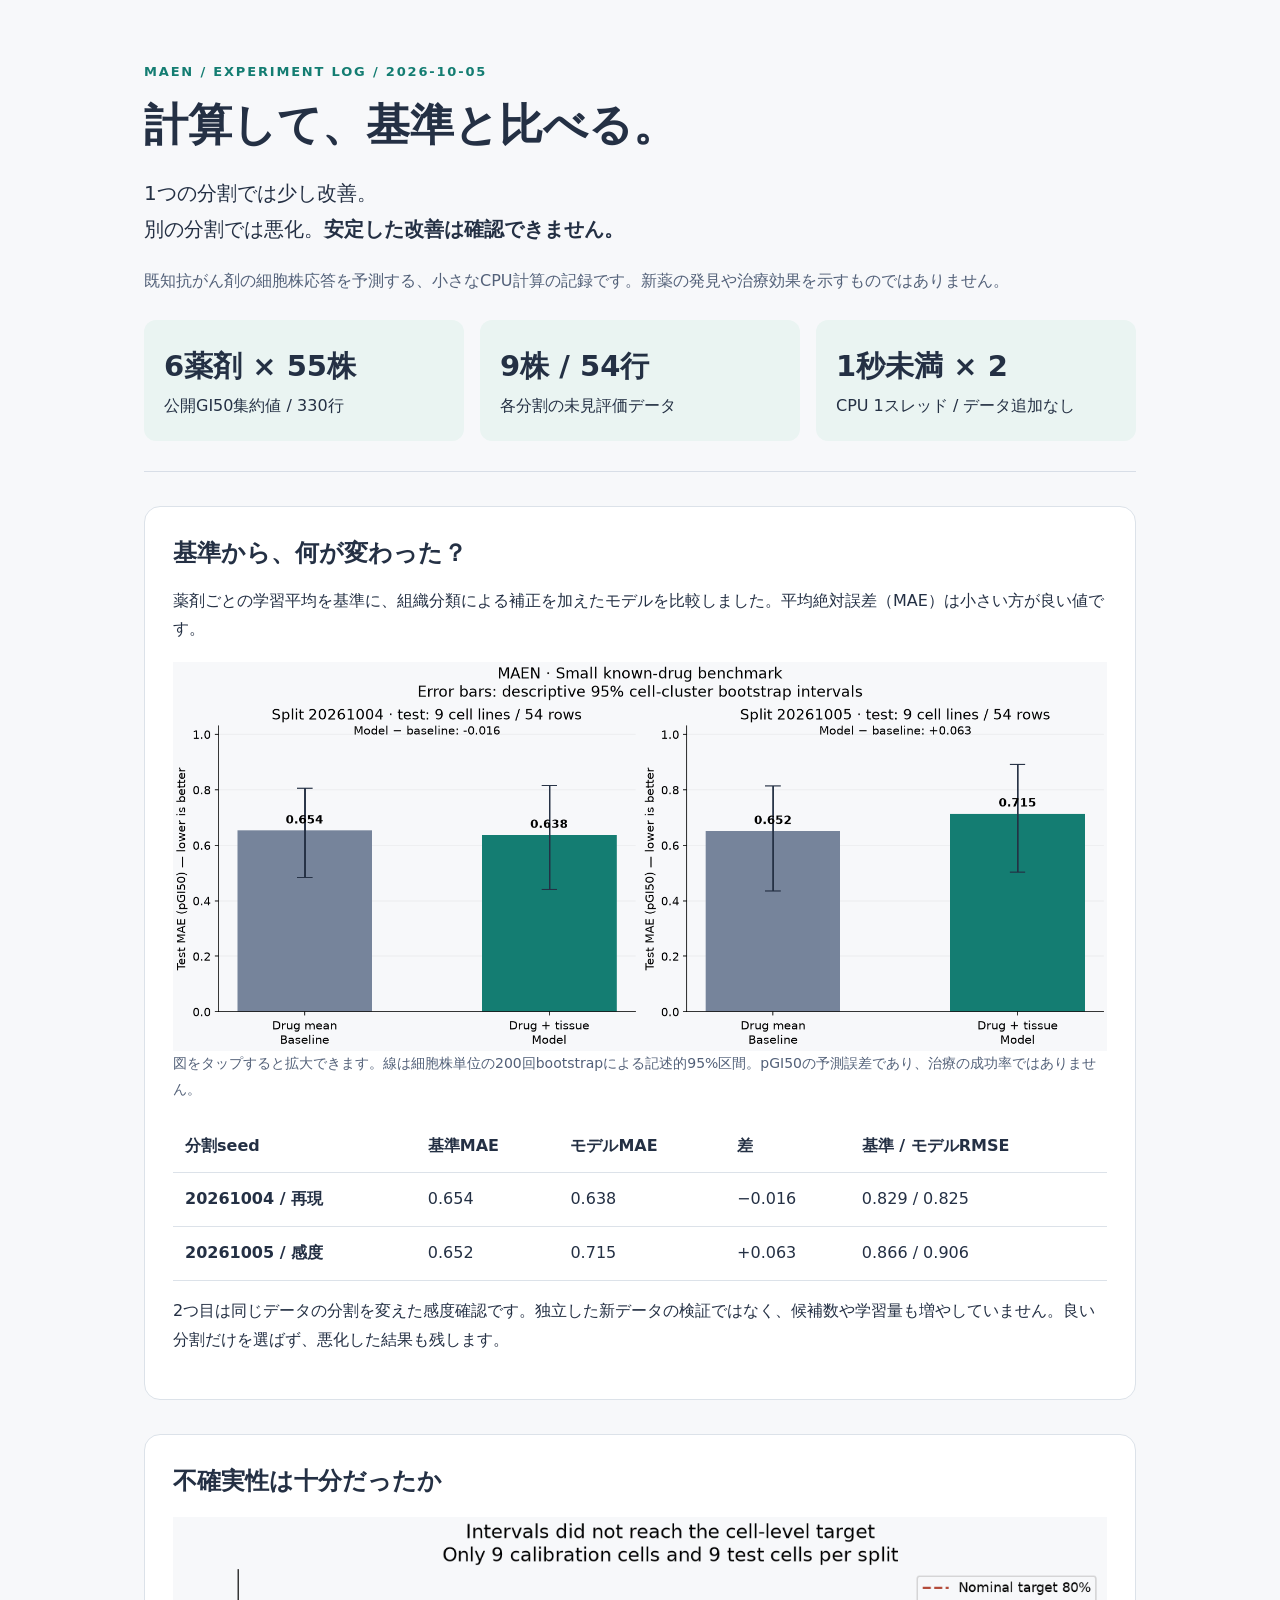
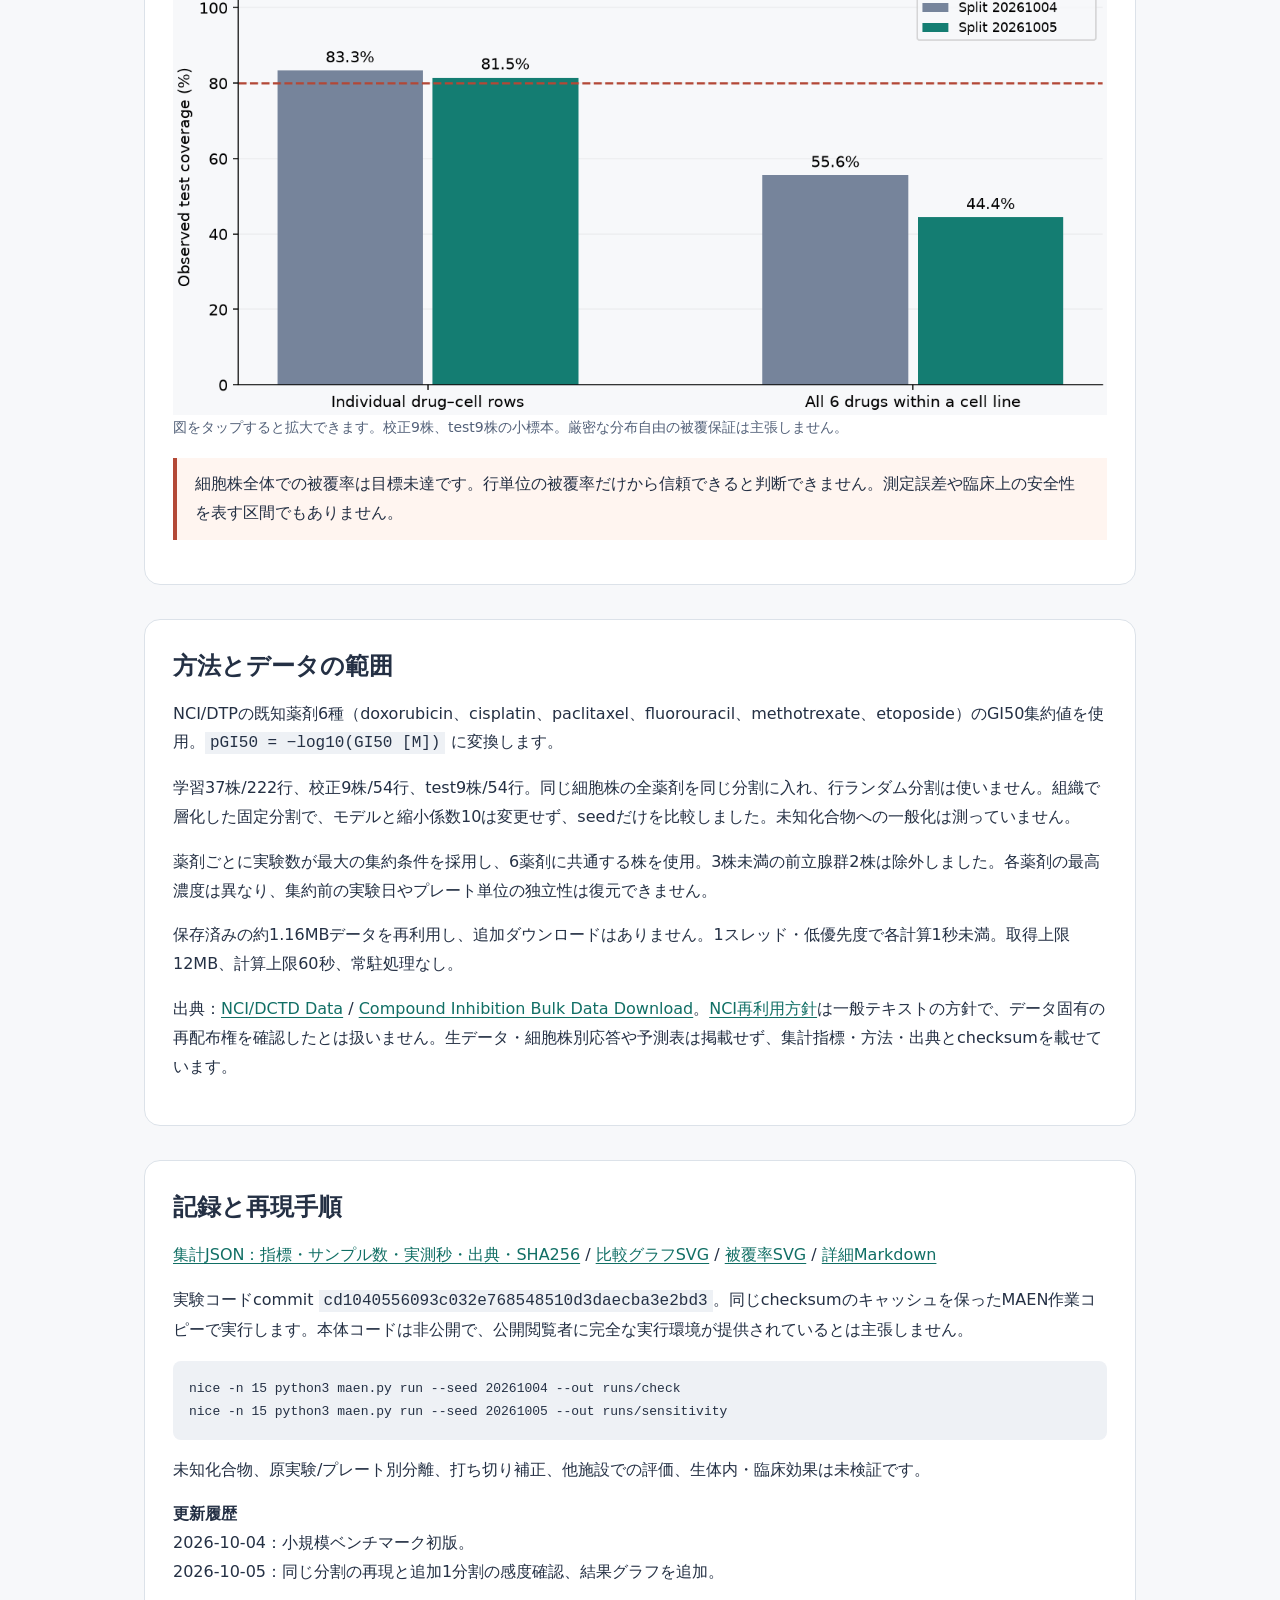
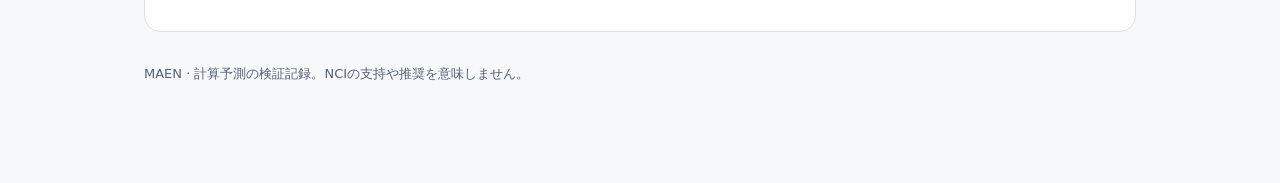
<file: history/2026-10-05/index.html>
<!doctype html>
<html lang="ja">
<head>
<meta charset="utf-8"><meta name="viewport" content="width=device-width,initial-scale=1">
<meta name="description" content="MAENの小規模CPU計算結果。既知薬剤の未見細胞株応答を基準モデルと比較し、改善と限界を記録。">
<title>MAEN — 計算結果の記録</title>
<style>
:root{color-scheme:light;--ink:#243044;--sub:#536179;--green:#147d72;--paper:#f7f8fa}*{box-sizing:border-box}body{margin:0;background:var(--paper);color:var(--ink);font:16px/1.8 system-ui,-apple-system,sans-serif}main{max-width:1040px;padding:36px 24px 70px;margin:auto}header{padding:24px 0 30px;border-bottom:1px solid #d8dee7}.tag{font-size:13px;letter-spacing:.14em;color:var(--green);font-weight:700}h1{font-size:clamp(28px,5vw,44px);line-height:1.35;margin:12px 0}h2{font-size:24px;line-height:1.5;margin:0 0 16px}.lead{font-size:20px;max-width:790px}.sub{color:var(--sub)}section{margin-top:34px;padding:28px;background:white;border:1px solid #dce2e9;border-radius:16px}.cards{display:grid;grid-template-columns:repeat(3,1fr);gap:16px;margin-top:24px}.card{padding:20px;background:#eaf4f2;border-radius:12px}.big{display:block;font-size:29px;font-weight:700}.chart{display:block;width:100%;height:auto}figure{margin:18px 0}figcaption{font-size:14px;color:var(--sub)}.scroll{overflow-x:auto}table{width:100%;border-collapse:collapse;font-variant-numeric:tabular-nums}th,td{text-align:left;padding:12px;border-bottom:1px solid #dce2e9;white-space:nowrap}.warning{border-left:4px solid #b34836;padding:12px 18px;background:#fff5f0}a{color:#116f65;text-underline-offset:3px}code{background:#eef1f5;padding:2px 5px;overflow-wrap:anywhere}pre{white-space:pre-wrap;overflow-wrap:anywhere;padding:16px;background:#eef1f5;border-radius:8px;font-size:13px}footer{padding:30px 0;color:var(--sub);font-size:13px}@media(max-width:650px){main{padding:20px 14px}.cards{grid-template-columns:1fr}section{padding:20px 14px}.lead{font-size:18px}}
</style>
</head>
<body><main>
<header><div class="tag">MAEN / EXPERIMENT LOG / 2026-10-05</div>
<h1>計算して、基準と比べる。</h1>
<p class="lead">1つの分割では少し改善。<br>別の分割では悪化。<strong>安定した改善は確認できません。</strong></p>
<p class="sub">既知抗がん剤の細胞株応答を予測する、小さなCPU計算の記録です。新薬の発見や治療効果を示すものではありません。</p>
<div class="cards"><div class="card"><span class="big">6薬剤 × 55株</span>公開GI50集約値 / 330行</div><div class="card"><span class="big">9株 / 54行</span>各分割の未見評価データ</div><div class="card"><span class="big">1秒未満 × 2</span>CPU 1スレッド / データ追加なし</div></div></header>
<section aria-labelledby="comparison"><h2 id="comparison">基準から、何が変わった？</h2>
<p>薬剤ごとの学習平均を基準に、組織分類による補正を加えたモデルを比較しました。平均絶対誤差（MAE）は小さい方が良い値です。</p>
<figure><a href="mae-comparison.png" aria-label="グラフを拡大"><img class="chart" src="mae-comparison.png" alt="分割20261004では基準MAE0.654、モデル0.638。20261005では基準0.652、モデル0.715。両方の誤差区間は大きく重なる。"></a><figcaption>図をタップすると拡大できます。線は細胞株単位の200回bootstrapによる記述的95%区間。pGI50の予測誤差であり、治療の成功率ではありません。</figcaption></figure>
<div class="scroll"><table><thead><tr><th scope="col">分割seed</th><th scope="col">基準MAE</th><th scope="col">モデルMAE</th><th scope="col">差</th><th scope="col">基準 / モデルRMSE</th></tr></thead><tbody><tr><th scope="row">20261004 / 再現</th><td>0.654</td><td>0.638</td><td>−0.016</td><td>0.829 / 0.825</td></tr><tr><th scope="row">20261005 / 感度</th><td>0.652</td><td>0.715</td><td>+0.063</td><td>0.866 / 0.906</td></tr></tbody></table></div>
<p>2つ目は同じデータの分割を変えた感度確認です。独立した新データの検証ではなく、候補数や学習量も増やしていません。良い分割だけを選ばず、悪化した結果も残します。</p></section>
<section aria-labelledby="uncertainty"><h2 id="uncertainty">不確実性は十分だったか</h2>
<figure><a href="interval-coverage.png" aria-label="グラフを拡大"><img class="chart" src="interval-coverage.png" alt="80%目標の区間。行単位被覆率は83.3%と81.5%、細胞株の全6薬剤を同時に覆う率は55.6%と44.4%で目標未達。"></a><figcaption>図をタップすると拡大できます。校正9株、test9株の小標本。厳密な分布自由の被覆保証は主張しません。</figcaption></figure>
<p class="warning">細胞株全体での被覆率は目標未達です。行単位の被覆率だけから信頼できると判断できません。測定誤差や臨床上の安全性を表す区間でもありません。</p></section>
<section aria-labelledby="method"><h2 id="method">方法とデータの範囲</h2>
<p>NCI/DTPの既知薬剤6種（doxorubicin、cisplatin、paclitaxel、fluorouracil、methotrexate、etoposide）のGI50集約値を使用。<code>pGI50 = −log10(GI50 [M])</code> に変換します。</p>
<p>学習37株/222行、校正9株/54行、test9株/54行。同じ細胞株の全薬剤を同じ分割に入れ、行ランダム分割は使いません。組織で層化した固定分割で、モデルと縮小係数10は変更せず、seedだけを比較しました。未知化合物への一般化は測っていません。</p>
<p>薬剤ごとに実験数が最大の集約条件を採用し、6薬剤に共通する株を使用。3株未満の前立腺群2株は除外しました。各薬剤の最高濃度は異なり、集約前の実験日やプレート単位の独立性は復元できません。</p>
<p>保存済みの約1.16MBデータを再利用し、追加ダウンロードはありません。1スレッド・低優先度で各計算1秒未満。取得上限12MB、計算上限60秒、常駐処理なし。</p>
<p>出典：<a href="https://dctd.cancer.gov/data-tools-biospecimens/data">NCI/DCTD Data</a> / <a href="https://dtp.cancer.gov/dtpstandard/subsets/comp.jsp">Compound Inhibition Bulk Data Download</a>。<a href="https://www.cancer.gov/policies/copyright-reuse">NCI再利用方針</a>は一般テキストの方針で、データ固有の再配布権を確認したとは扱いません。生データ・細胞株別応答や予測表は掲載せず、集計指標・方法・出典とchecksumを載せています。</p></section>
<section aria-labelledby="reproduce"><h2 id="reproduce">記録と再現手順</h2>
<p><a href="summary.json">集計JSON：指標・サンプル数・実測秒・出典・SHA256</a> / <a href="mae-comparison.svg">比較グラフSVG</a> / <a href="interval-coverage.svg">被覆率SVG</a> / <a href="README.md">詳細Markdown</a></p>
<p>実験コードcommit <code>cd1040556093c032e768548510d3daecba3e2bd3</code>。同じchecksumのキャッシュを保ったMAEN作業コピーで実行します。本体コードは非公開で、公開閲覧者に完全な実行環境が提供されているとは主張しません。</p>
<pre>nice -n 15 python3 maen.py run --seed 20261004 --out runs/check
nice -n 15 python3 maen.py run --seed 20261005 --out runs/sensitivity</pre>
<p>未知化合物、原実験/プレート別分離、打ち切り補正、他施設での評価、生体内・臨床効果は未検証です。</p>
<p><strong>更新履歴</strong><br>2026-10-04：小規模ベンチマーク初版。<br>2026-10-05：同じ分割の再現と追加1分割の感度確認、結果グラフを追加。</p></section>
<footer>MAEN · 計算予測の検証記録。NCIの支持や推奨を意味しません。</footer>
</main></body></html>
</file>
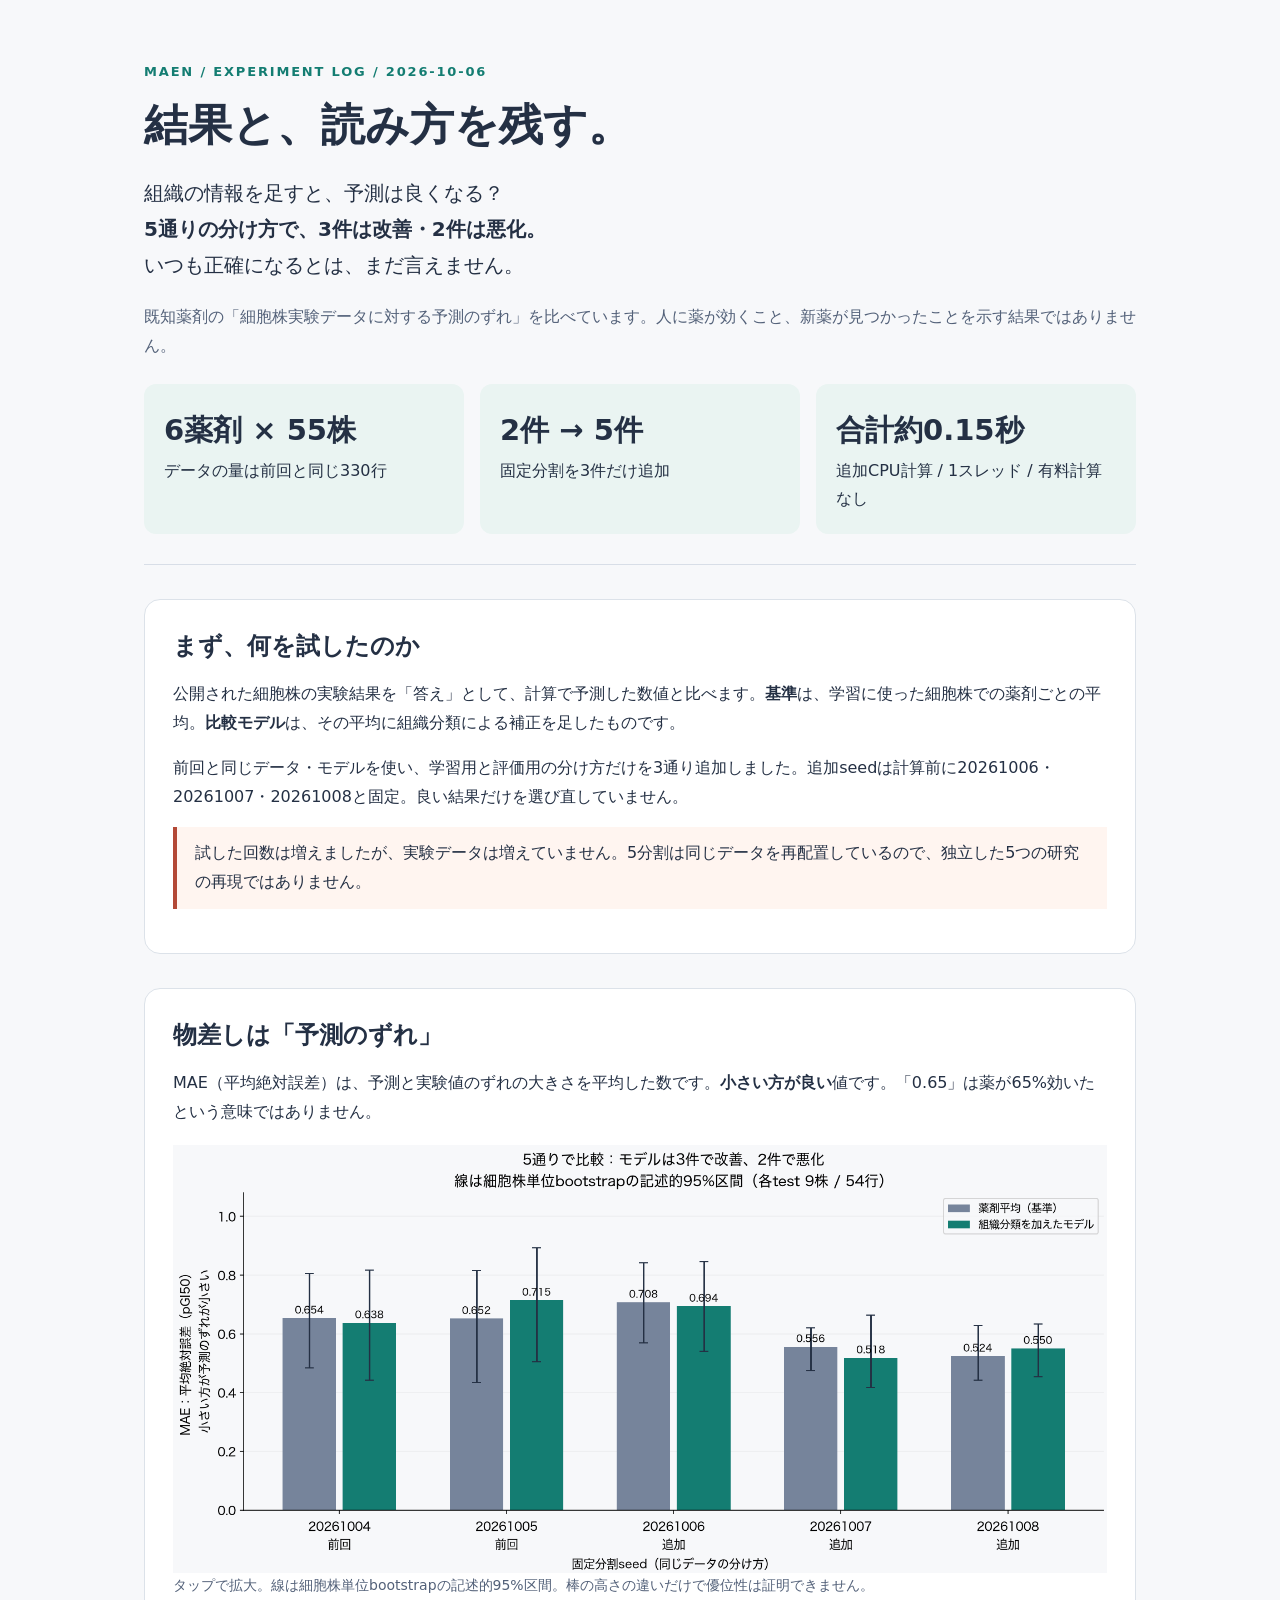
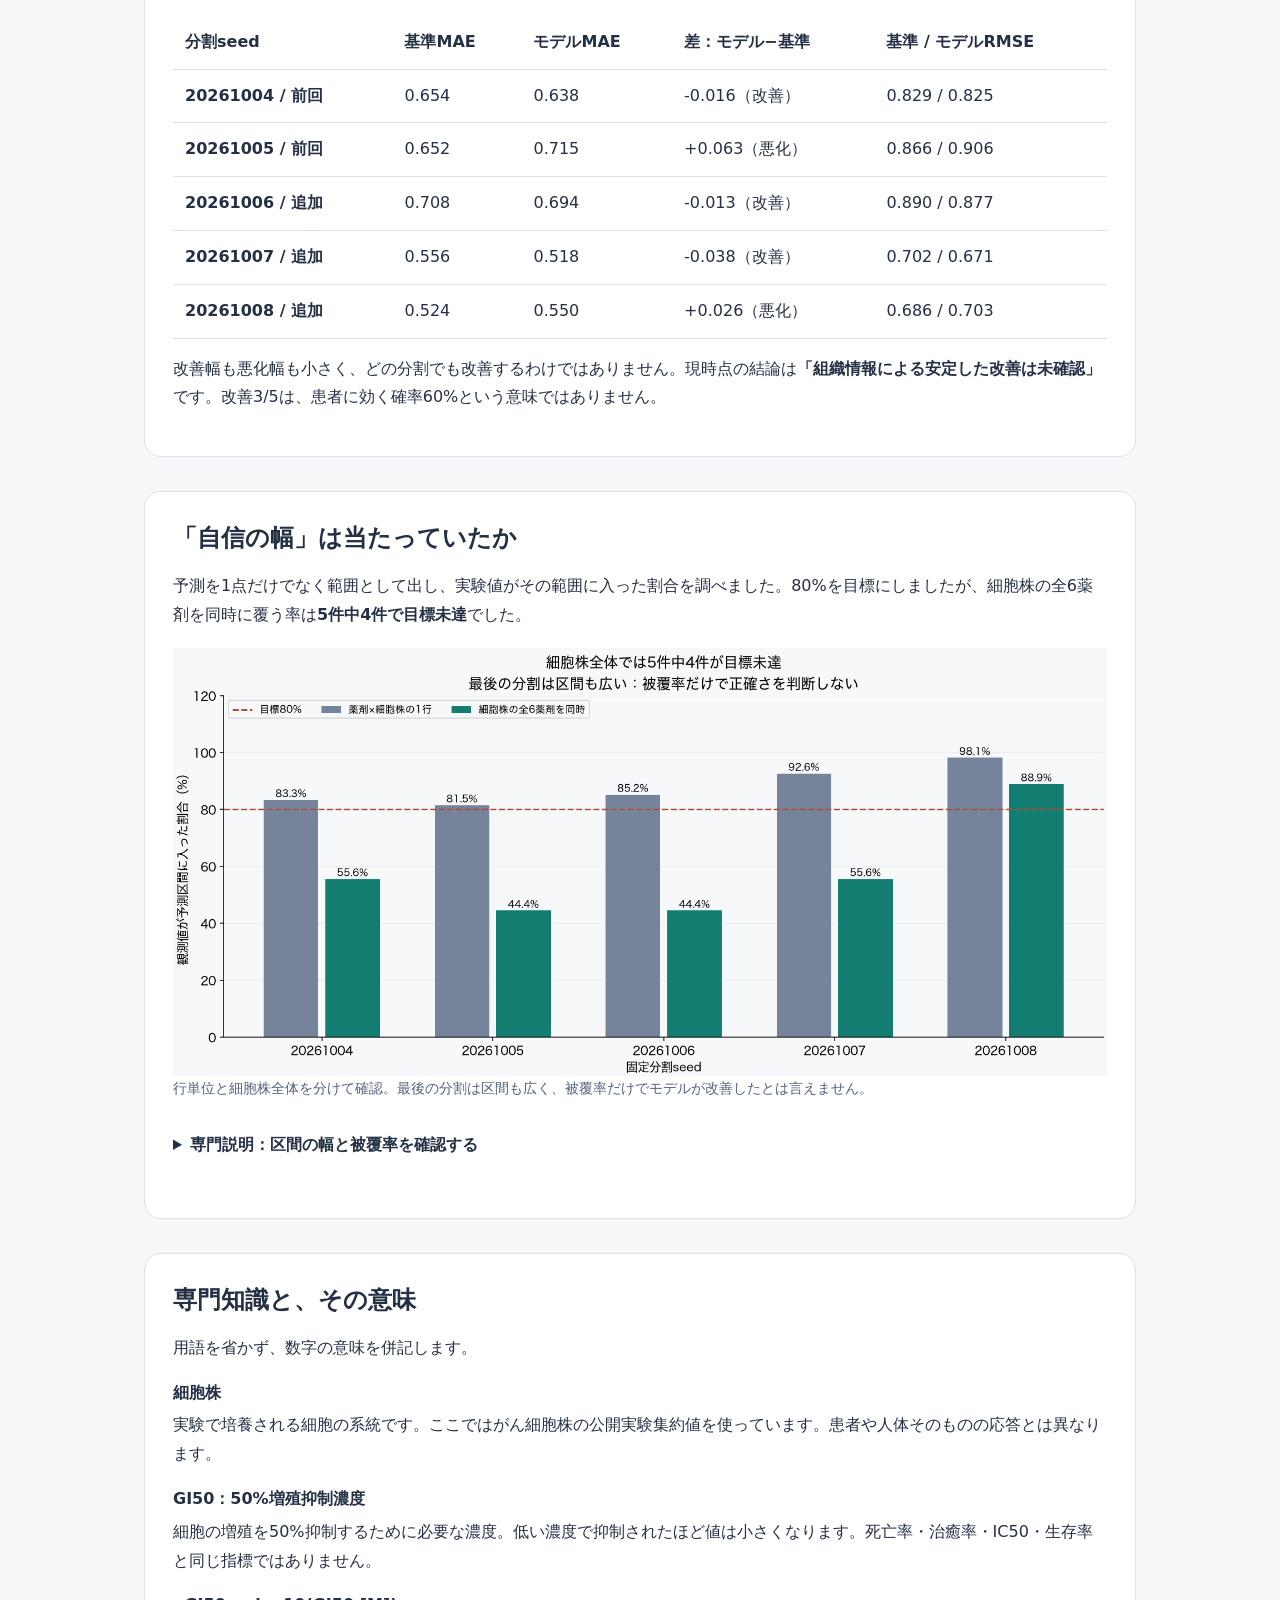
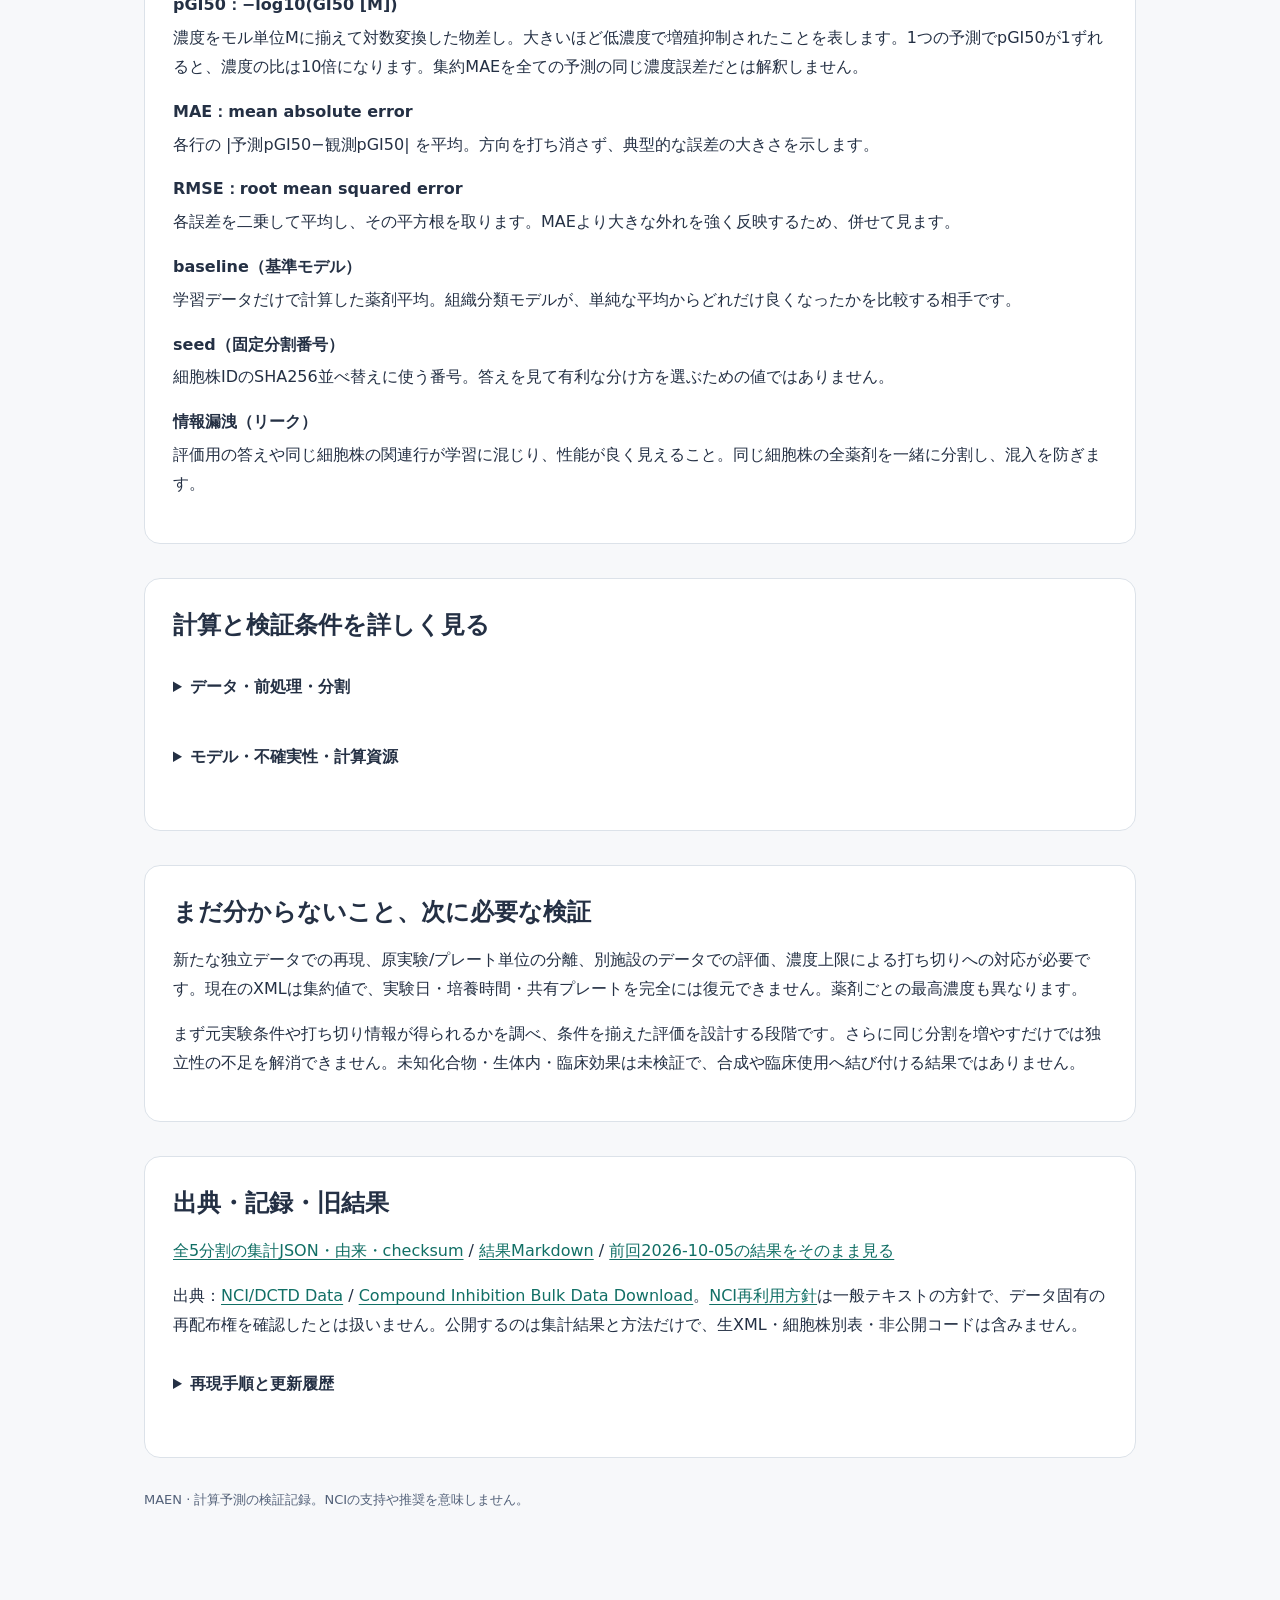
<file: history/2026-10-06-five-splits/index.html>
<!doctype html><html lang="ja"><head><meta charset="utf-8"><meta name="viewport" content="width=device-width,initial-scale=1"><meta name="description" content="既知薬剤のデータ予測を5分割で検証。平易な要約からGI50・MAE・分割・不確実性の専門説明を辿れる計算記録。"><title>MAEN — 結果と読み方</title><style>
:root{color-scheme:light;--ink:#243044;--sub:#536179;--green:#147d72;--paper:#f7f8fa}*{box-sizing:border-box}body{margin:0;background:var(--paper);color:var(--ink);font:16px/1.8 system-ui,-apple-system,sans-serif}main{max-width:1040px;padding:36px 24px 70px;margin:auto}header{padding:24px 0 30px;border-bottom:1px solid #d8dee7}.tag{font-size:13px;letter-spacing:.14em;color:var(--green);font-weight:700}h1{font-size:clamp(28px,5vw,44px);line-height:1.35;margin:12px 0}h2{font-size:24px;line-height:1.5;margin:0 0 16px}.lead{font-size:20px;max-width:790px}.sub{color:var(--sub)}section{margin-top:34px;padding:28px;background:white;border:1px solid #dce2e9;border-radius:16px}.cards{display:grid;grid-template-columns:repeat(3,1fr);gap:16px;margin-top:24px}.card{padding:20px;background:#eaf4f2;border-radius:12px}.big{display:block;font-size:29px;font-weight:700}.chart{display:block;width:100%;height:auto}figure{margin:18px 0}figcaption{font-size:14px;color:var(--sub)}.scroll{overflow-x:auto}table{width:100%;border-collapse:collapse;font-variant-numeric:tabular-nums}th,td{text-align:left;padding:12px;border-bottom:1px solid #dce2e9;white-space:nowrap}.warning{border-left:4px solid #b34836;padding:12px 18px;background:#fff5f0}a{color:#116f65;text-underline-offset:3px}code{background:#eef1f5;padding:2px 5px;overflow-wrap:anywhere}pre{white-space:pre-wrap;overflow-wrap:anywhere;padding:16px;background:#eef1f5;border-radius:8px;font-size:13px}footer{padding:30px 0;color:var(--sub);font-size:13px}@media(max-width:650px){main{padding:20px 14px}.cards{grid-template-columns:1fr}section{padding:20px 14px}.lead{font-size:18px}}
details{margin:18px 0}summary{cursor:pointer;font-weight:700;padding:12px 0}details[open]>summary{color:#147d72}dt{font-weight:700;margin-top:16px}dd{margin:4px 0 12px}small{font-size:14px}.scroll{max-width:100%}</style></head><body><main>
<header><div class="tag">MAEN / EXPERIMENT LOG / 2026-10-06</div><h1>結果と、読み方を残す。</h1><p class="lead">組織の情報を足すと、予測は良くなる？<br><strong>5通りの分け方で、3件は改善・2件は悪化。</strong><br>いつも正確になるとは、まだ言えません。</p><p class="sub">既知薬剤の「細胞株実験データに対する予測のずれ」を比べています。人に薬が効くこと、新薬が見つかったことを示す結果ではありません。</p><div class="cards"><div class="card"><span class="big">6薬剤 × 55株</span>データの量は前回と同じ330行</div><div class="card"><span class="big">2件 → 5件</span>固定分割を3件だけ追加</div><div class="card"><span class="big">合計約0.15秒</span>追加CPU計算 / 1スレッド / 有料計算なし</div></div></header>
<section><h2>まず、何を試したのか</h2><p>公開された細胞株の実験結果を「答え」として、計算で予測した数値と比べます。<strong>基準</strong>は、学習に使った細胞株での薬剤ごとの平均。<strong>比較モデル</strong>は、その平均に組織分類による補正を足したものです。</p><p>前回と同じデータ・モデルを使い、学習用と評価用の分け方だけを3通り追加しました。追加seedは計算前に20261006・20261007・20261008と固定。良い結果だけを選び直していません。</p><p class="warning">試した回数は増えましたが、実験データは増えていません。5分割は同じデータを再配置しているので、独立した5つの研究の再現ではありません。</p></section>
<section><h2>物差しは「予測のずれ」</h2><p>MAE（平均絶対誤差）は、予測と実験値のずれの大きさを平均した数です。<strong>小さい方が良い</strong>値です。「0.65」は薬が65%効いたという意味ではありません。</p><figure><a href="mae-comparison.png" aria-label="比較グラフを拡大"><img class="chart" src="mae-comparison.png" alt="5分割のMAE比較。モデルは3件で改善、2件で悪化。基準とモデルの誤差区間は広く重なる。"></a><figcaption>タップで拡大。線は細胞株単位bootstrapの記述的95%区間。棒の高さの違いだけで優位性は証明できません。</figcaption></figure><div class="scroll"><table><thead><tr><th>分割seed</th><th>基準MAE</th><th>モデルMAE</th><th>差：モデル−基準</th><th>基準 / モデルRMSE</th></tr></thead><tbody><tr><th scope='row'>20261004 / 前回</th><td>0.654</td><td>0.638</td><td>-0.016（改善）</td><td>0.829 / 0.825</td></tr><tr><th scope='row'>20261005 / 前回</th><td>0.652</td><td>0.715</td><td>+0.063（悪化）</td><td>0.866 / 0.906</td></tr><tr><th scope='row'>20261006 / 追加</th><td>0.708</td><td>0.694</td><td>-0.013（改善）</td><td>0.890 / 0.877</td></tr><tr><th scope='row'>20261007 / 追加</th><td>0.556</td><td>0.518</td><td>-0.038（改善）</td><td>0.702 / 0.671</td></tr><tr><th scope='row'>20261008 / 追加</th><td>0.524</td><td>0.550</td><td>+0.026（悪化）</td><td>0.686 / 0.703</td></tr></tbody></table></div><p>改善幅も悪化幅も小さく、どの分割でも改善するわけではありません。現時点の結論は<strong>「組織情報による安定した改善は未確認」</strong>です。改善3/5は、患者に効く確率60%という意味ではありません。</p></section>
<section><h2>「自信の幅」は当たっていたか</h2><p>予測を1点だけでなく範囲として出し、実験値がその範囲に入った割合を調べました。80%を目標にしましたが、細胞株の全6薬剤を同時に覆う率は<strong>5件中4件で目標未達</strong>でした。</p><figure><a href="interval-coverage.png" aria-label="被覆率グラフを拡大"><img class="chart" src="interval-coverage.png" alt="細胞株全体の被覆率は55.6、44.4、44.4、55.6、88.9%。最後のみ目標80%を超えるが区間が広い。"></a><figcaption>行単位と細胞株全体を分けて確認。最後の分割は区間も広く、被覆率だけでモデルが改善したとは言えません。</figcaption></figure><details><summary>専門説明：区間の幅と被覆率を確認する</summary><div class="scroll"><table><thead><tr><th>分割seed</th><th>区間の半幅（pGI50）</th><th>行被覆率</th><th>細胞株の全薬剤同時被覆率</th></tr></thead><tbody><tr><th scope='row'>20261004</th><td>±1.071</td><td>83.3%</td><td>55.6%</td></tr><tr><th scope='row'>20261005</th><td>±1.179</td><td>81.5%</td><td>44.4%</td></tr><tr><th scope='row'>20261006</th><td>±1.214</td><td>85.2%</td><td>44.4%</td></tr><tr><th scope='row'>20261007</th><td>±1.259</td><td>92.6%</td><td>55.6%</td></tr><tr><th scope='row'>20261008</th><td>±1.777</td><td>98.1%</td><td>88.9%</td></tr></tbody></table></div><p>最後の分割の半幅は±1.777と広くなっています。広い区間は観測値を覆いやすい一方、予測の絞り込みには弱くなります。9株の校正・9株のtestによる観測割合であり、厳密な被覆保証や臨床安全性の区間ではありません。</p></details></section>
<section><h2>専門知識と、その意味</h2><p>用語を省かず、数字の意味を併記します。</p><dl><dt>細胞株</dt><dd>実験で培養される細胞の系統です。ここではがん細胞株の公開実験集約値を使っています。患者や人体そのものの応答とは異なります。</dd><dt>GI50：50%増殖抑制濃度</dt><dd>細胞の増殖を50%抑制するために必要な濃度。低い濃度で抑制されたほど値は小さくなります。死亡率・治癒率・IC50・生存率と同じ指標ではありません。</dd><dt>pGI50：−log10(GI50 [M])</dt><dd>濃度をモル単位Mに揃えて対数変換した物差し。大きいほど低濃度で増殖抑制されたことを表します。1つの予測でpGI50が1ずれると、濃度の比は10倍になります。集約MAEを全ての予測の同じ濃度誤差だとは解釈しません。</dd><dt>MAE：mean absolute error</dt><dd>各行の |予測pGI50−観測pGI50| を平均。方向を打ち消さず、典型的な誤差の大きさを示します。</dd><dt>RMSE：root mean squared error</dt><dd>各誤差を二乗して平均し、その平方根を取ります。MAEより大きな外れを強く反映するため、併せて見ます。</dd><dt>baseline（基準モデル）</dt><dd>学習データだけで計算した薬剤平均。組織分類モデルが、単純な平均からどれだけ良くなったかを比較する相手です。</dd><dt>seed（固定分割番号）</dt><dd>細胞株IDのSHA256並べ替えに使う番号。答えを見て有利な分け方を選ぶための値ではありません。</dd><dt>情報漏洩（リーク）</dt><dd>評価用の答えや同じ細胞株の関連行が学習に混じり、性能が良く見えること。同じ細胞株の全薬剤を一緒に分割し、混入を防ぎます。</dd></dl></section>
<section><h2>計算と検証条件を詳しく見る</h2><details><summary>データ・前処理・分割</summary><p>NCI/DTPの既知6薬剤（doxorubicin、cisplatin、paclitaxel、fluorouracil、methotrexate、etoposide）のGI50集約値。薬剤ごとにNumExp最大の最高濃度条件群を採用し、応答値で条件を選びません。補助群を除き、6薬剤共通の細胞株を使います。3株未満の前立腺群2株を除外しました。</p><p>単位log10(M)とendpoint GI50を検証し、pGI50に符号反転。panel番号＋cell番号の重複、名前・組織の矛盾を拒否します。入力SHA256は前回と一致。薬剤別の最高濃度と集約実験数は集計JSONに記録しています。</p><p>各分割は学習37株/222行、校正9株/54行、test9株/54行。組織ごとに細胞株IDのSHA256順で約60/20/20%に分離。同じ細胞株の全薬剤は同じ分割へ。薬剤は分割間で共通なので、未見評価は<strong>既知薬剤に対する未見細胞株</strong>です。未知化合物の評価ではありません。</p></details><details><summary>モデル・不確実性・計算資源</summary><p>予測 = 薬剤の学習平均＋組織残差の縮小平均。組織内の残差和を（行数＋10）で割る固定係数10の縮小を使用。今回モデル変更・ハイパーパラメータ探索・testによる選択はありません。</p><p>校正細胞ごとに6薬剤の最大絶対残差を取り、80%の有限標本補正分位点を区間の半幅とします。9校正株ではceil((9＋1)×0.8)=8番目の値。厳密な分布自由の保証には交換可能性などの条件が必要ですが、層化分割・不均一な集約実験のためここでは保証しません。</p><p>MAEの区間はtest細胞株を単位に200回bootstrapした記述的95%区間。関連する6薬剤行をまとめて再標本化します。分割同士は評価株が重なり得るため、5件の独立試行として合成した検定や信頼区間は出していません。</p><p>標準Python、CPU1スレッド・低優先度。保存済み約1.16MBのデータを再利用し追加取得なし。今回3計算の実測合計0.154秒、各上限60秒。GPU・有料計算・常駐処理はありません。描画用ライブラリは計算本体とは別です。</p></details></section>
<section><h2>まだ分からないこと、次に必要な検証</h2><p>新たな独立データでの再現、原実験/プレート単位の分離、別施設のデータでの評価、濃度上限による打ち切りへの対応が必要です。現在のXMLは集約値で、実験日・培養時間・共有プレートを完全には復元できません。薬剤ごとの最高濃度も異なります。</p><p>まず元実験条件や打ち切り情報が得られるかを調べ、条件を揃えた評価を設計する段階です。さらに同じ分割を増やすだけでは独立性の不足を解消できません。未知化合物・生体内・臨床効果は未検証で、合成や臨床使用へ結び付ける結果ではありません。</p></section>
<section><h2>出典・記録・旧結果</h2><p><a href="summary.json">全5分割の集計JSON・由来・checksum</a> / <a href="README.md">結果Markdown</a> / <a href="../2026-10-05/index.html">前回2026-10-05の結果をそのまま見る</a></p><p>出典：<a href="https://dctd.cancer.gov/data-tools-biospecimens/data">NCI/DCTD Data</a> / <a href="https://dtp.cancer.gov/dtpstandard/subsets/comp.jsp">Compound Inhibition Bulk Data Download</a>。<a href="https://www.cancer.gov/policies/copyright-reuse">NCI再利用方針</a>は一般テキストの方針で、データ固有の再配布権を確認したとは扱いません。公開するのは集計結果と方法だけで、生XML・細胞株別表・非公開コードは含みません。</p><details><summary>再現手順と更新履歴</summary><p>実験コードcommit <code>cd1040556093c032e768548510d3daecba3e2bd3</code> と同じchecksumのキャッシュを持つMAEN作業コピーで実行します。本体は非公開で、公開閲覧者に完全な実行環境が提供されているとは主張しません。</p><pre>nice -n 15 python3 maen.py run --seed 20261006 --out runs/seed6
nice -n 15 python3 maen.py run --seed 20261007 --out runs/seed7
nice -n 15 python3 maen.py run --seed 20261008 --out runs/seed8</pre><p>2026-10-04：初版。2026-10-05：2分割の比較と公開結果サイト。2026-10-06：事前固定3分割を追加、5件全てを掲載。平易な読み方と専門説明を追加。</p></details></section><footer>MAEN · 計算予測の検証記録。NCIの支持や推奨を意味しません。</footer></main></body></html>
</file>
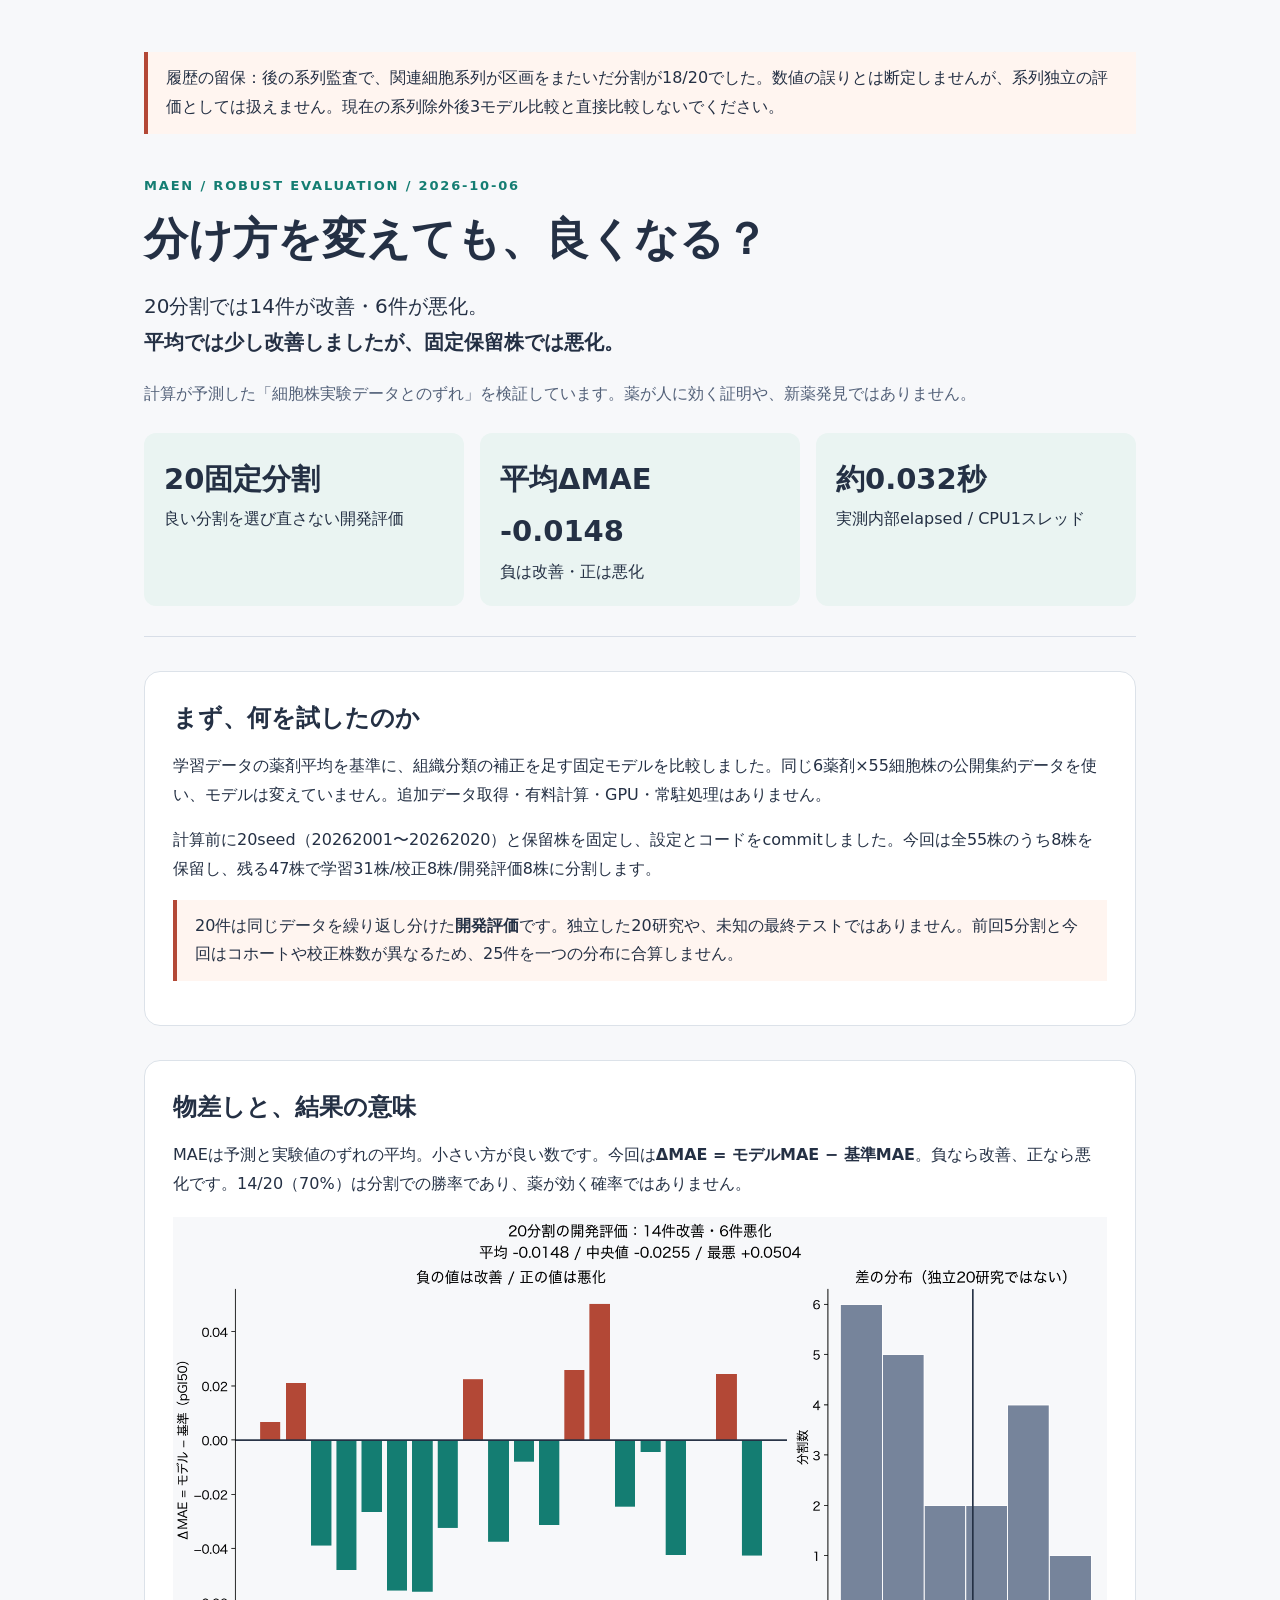
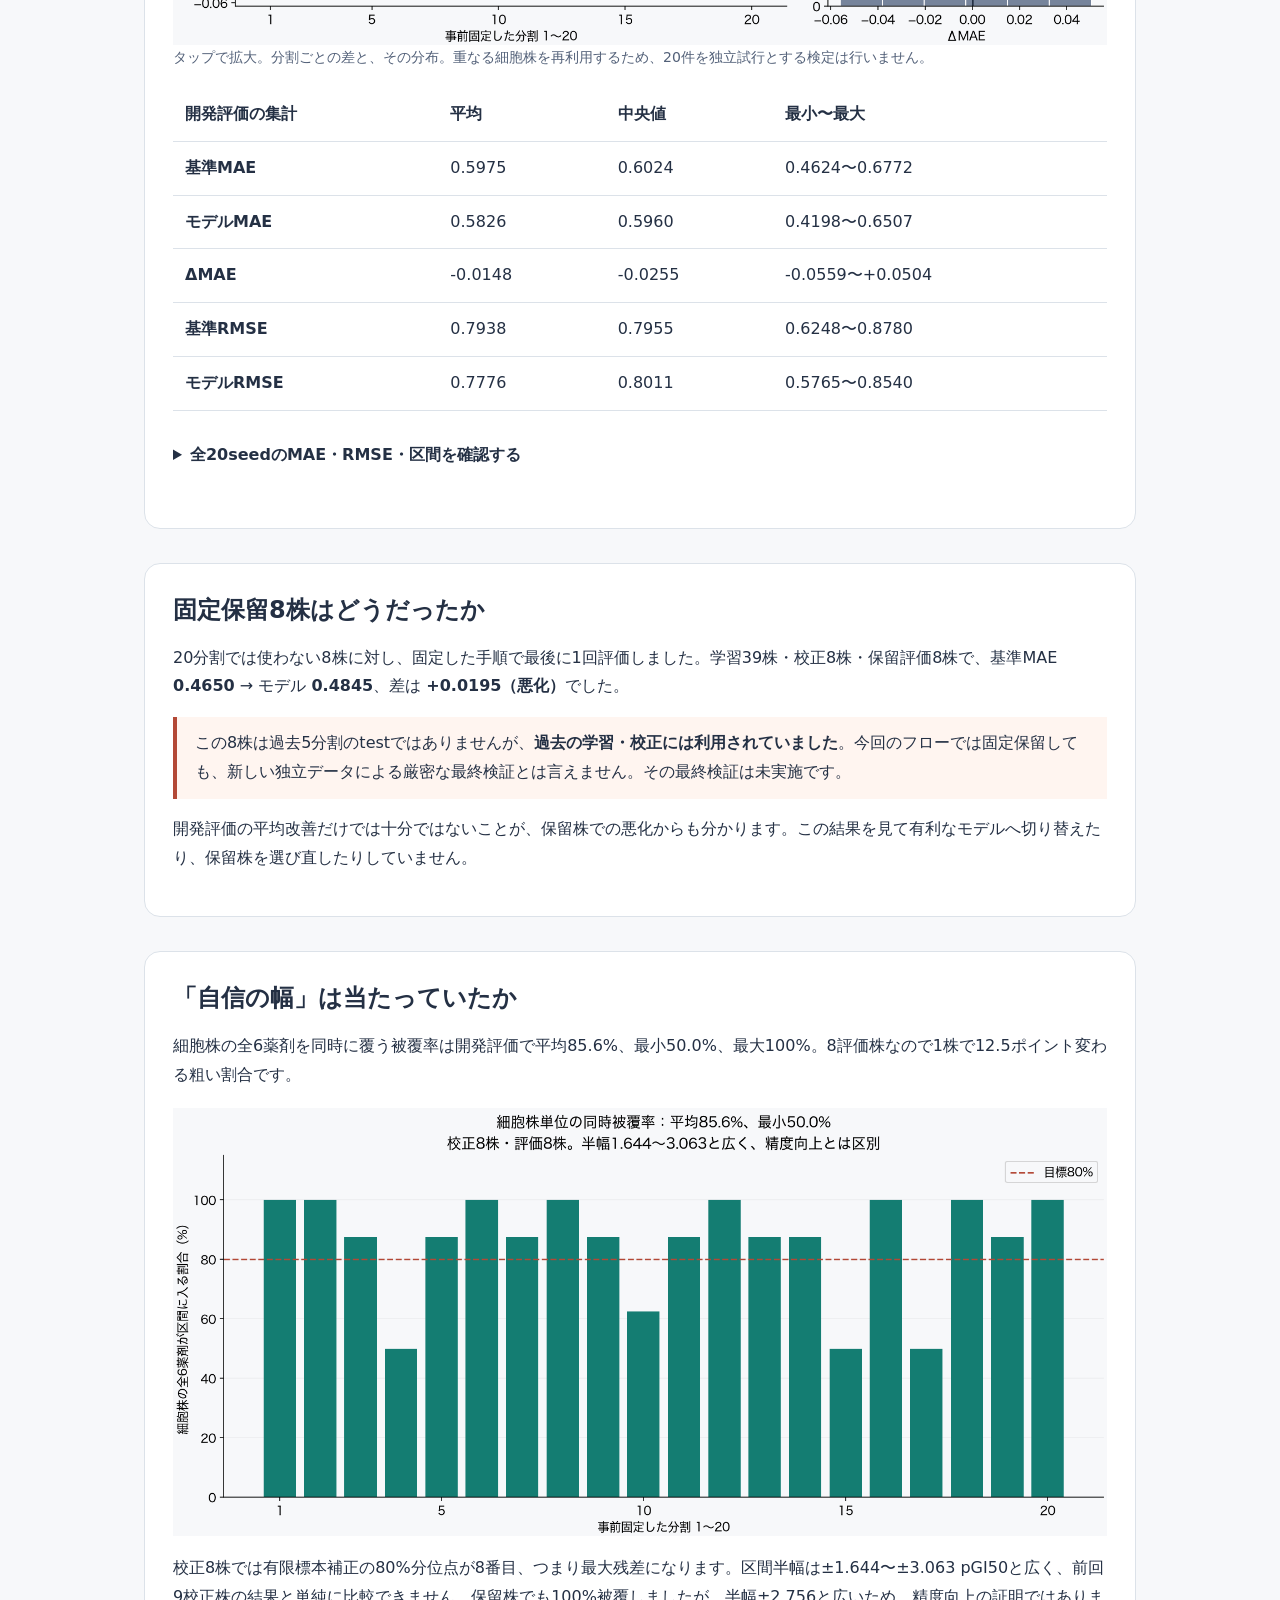
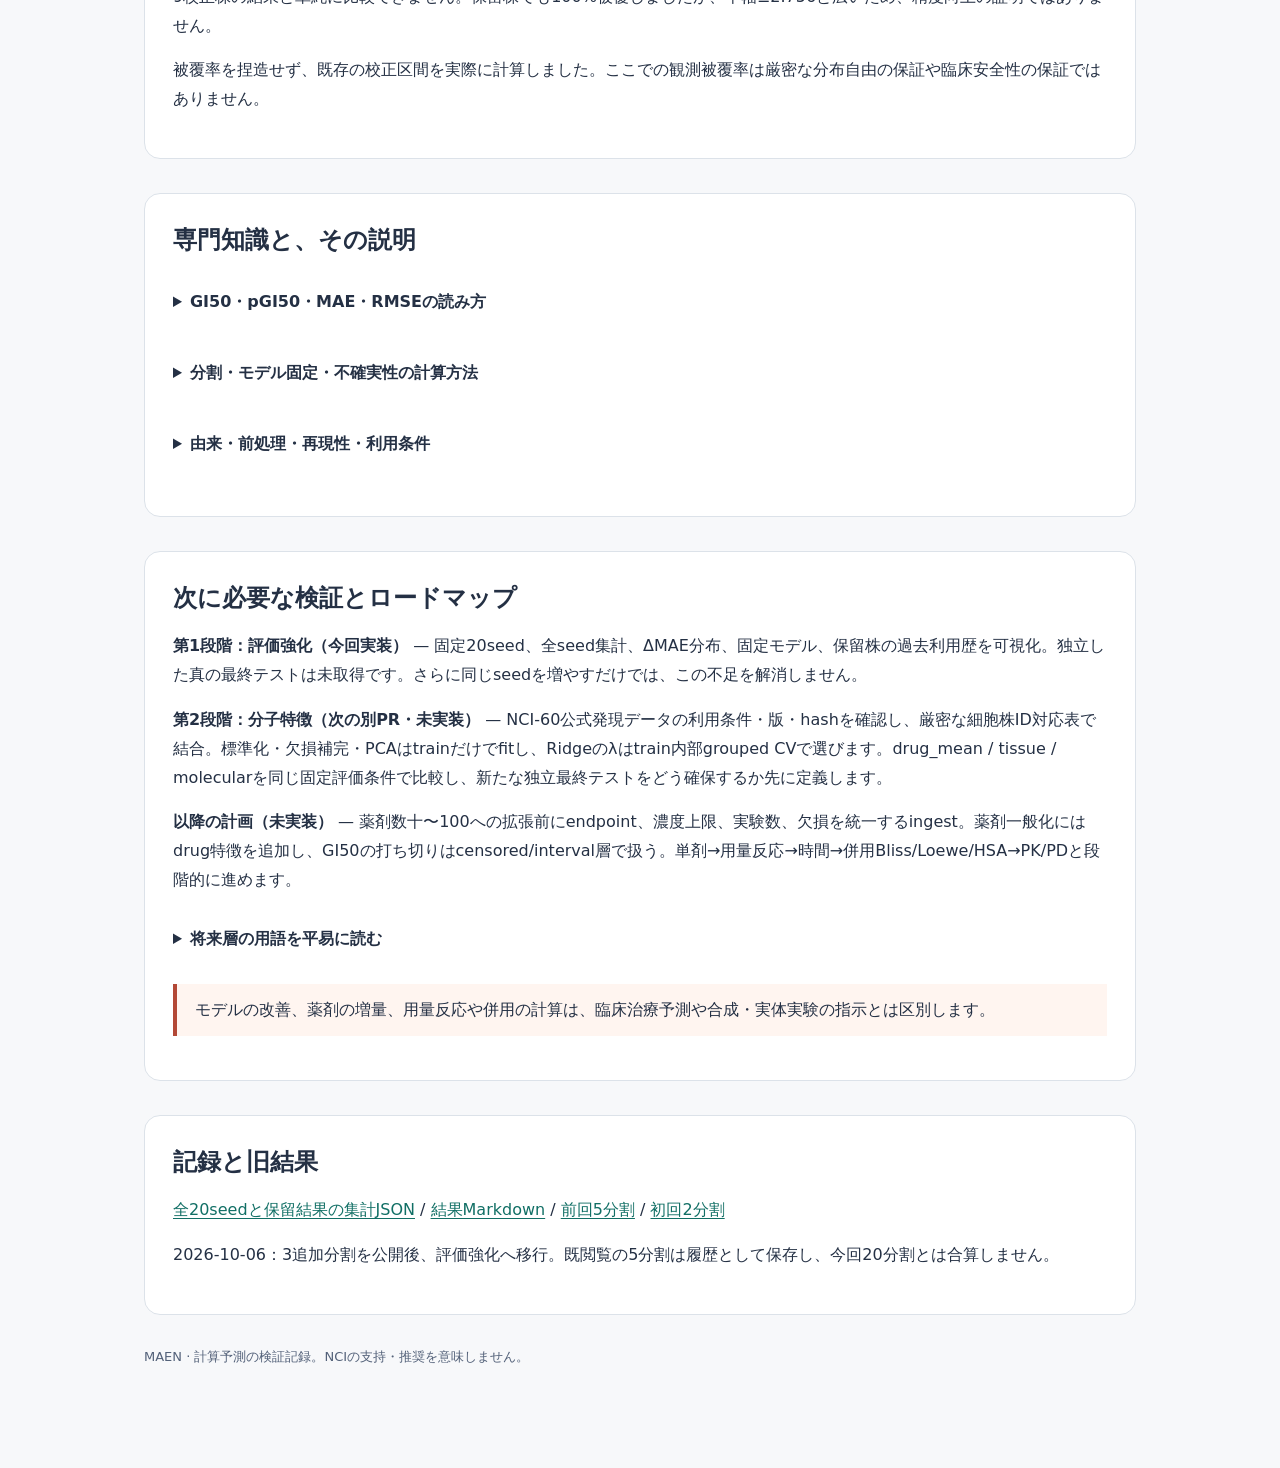
<file: history/2026-10-06-robust-20/index.html>
<!doctype html><html lang="ja"><head><meta charset="utf-8"><meta name="viewport" content="width=device-width,initial-scale=1"><meta name="description" content="固定20分割のMAEN開発評価。専門知識と平易な説明、保留データの過去利用歴、次段階のロードマップ。"><title>MAEN — 20分割の評価と読み方</title><style>
:root{color-scheme:light;--ink:#243044;--sub:#536179;--green:#147d72;--paper:#f7f8fa}*{box-sizing:border-box}body{margin:0;background:var(--paper);color:var(--ink);font:16px/1.8 system-ui,-apple-system,sans-serif}main{max-width:1040px;padding:36px 24px 70px;margin:auto}header{padding:24px 0 30px;border-bottom:1px solid #d8dee7}.tag{font-size:13px;letter-spacing:.14em;color:var(--green);font-weight:700}h1{font-size:clamp(28px,5vw,44px);line-height:1.35;margin:12px 0}h2{font-size:24px;line-height:1.5;margin:0 0 16px}.lead{font-size:20px;max-width:790px}.sub{color:var(--sub)}section{margin-top:34px;padding:28px;background:white;border:1px solid #dce2e9;border-radius:16px}.cards{display:grid;grid-template-columns:repeat(3,1fr);gap:16px;margin-top:24px}.card{padding:20px;background:#eaf4f2;border-radius:12px}.big{display:block;font-size:29px;font-weight:700}.chart{display:block;width:100%;height:auto}figure{margin:18px 0}figcaption{font-size:14px;color:var(--sub)}.scroll{overflow-x:auto}table{width:100%;border-collapse:collapse;font-variant-numeric:tabular-nums}th,td{text-align:left;padding:12px;border-bottom:1px solid #dce2e9;white-space:nowrap}.warning{border-left:4px solid #b34836;padding:12px 18px;background:#fff5f0}a{color:#116f65;text-underline-offset:3px}code{background:#eef1f5;padding:2px 5px;overflow-wrap:anywhere}pre{white-space:pre-wrap;overflow-wrap:anywhere;padding:16px;background:#eef1f5;border-radius:8px;font-size:13px}footer{padding:30px 0;color:var(--sub);font-size:13px}@media(max-width:650px){main{padding:20px 14px}.cards{grid-template-columns:1fr}section{padding:20px 14px}.lead{font-size:18px}}
details{margin:18px 0}summary{cursor:pointer;font-weight:700;padding:12px 0}details[open]>summary{color:#147d72}dt{font-weight:700;margin-top:16px}dd{margin:4px 0 12px}small{font-size:14px}.scroll{max-width:100%}</style></head><body><main><p class="warning">履歴の留保：後の系列監査で、関連細胞系列が区画をまたいだ分割が18/20でした。数値の誤りとは断定しませんが、系列独立の評価としては扱えません。現在の系列除外後3モデル比較と直接比較しないでください。</p>
<header><div class="tag">MAEN / ROBUST EVALUATION / 2026-10-06</div><h1>分け方を変えても、良くなる？</h1><p class="lead">20分割では14件が改善・6件が悪化。<br><strong>平均では少し改善しましたが、固定保留株では悪化。</strong></p><p class="sub">計算が予測した「細胞株実験データとのずれ」を検証しています。薬が人に効く証明や、新薬発見ではありません。</p><div class="cards"><div class="card"><span class="big">20固定分割</span>良い分割を選び直さない開発評価</div><div class="card"><span class="big">平均ΔMAE -0.0148</span>負は改善・正は悪化</div><div class="card"><span class="big">約0.032秒</span>実測内部elapsed / CPU1スレッド</div></div></header>
<section><h2>まず、何を試したのか</h2><p>学習データの薬剤平均を基準に、組織分類の補正を足す固定モデルを比較しました。同じ6薬剤×55細胞株の公開集約データを使い、モデルは変えていません。追加データ取得・有料計算・GPU・常駐処理はありません。</p><p>計算前に20seed（20262001〜20262020）と保留株を固定し、設定とコードをcommitしました。今回は全55株のうち8株を保留し、残る47株で学習31株/校正8株/開発評価8株に分割します。</p><p class="warning">20件は同じデータを繰り返し分けた<strong>開発評価</strong>です。独立した20研究や、未知の最終テストではありません。前回5分割と今回はコホートや校正株数が異なるため、25件を一つの分布に合算しません。</p></section>
<section><h2>物差しと、結果の意味</h2><p>MAEは予測と実験値のずれの平均。小さい方が良い数です。今回は<strong>ΔMAE = モデルMAE − 基準MAE</strong>。負なら改善、正なら悪化です。14/20（70%）は分割での勝率であり、薬が効く確率ではありません。</p><figure><a href="mae-comparison.png"><img class="chart" src="mae-comparison.png" alt="20分割のΔMAE。14件が負、6件が正。平均−0.0148、中央値−0.0255、最悪＋0.0504。"></a><figcaption>タップで拡大。分割ごとの差と、その分布。重なる細胞株を再利用するため、20件を独立試行とする検定は行いません。</figcaption></figure><div class="scroll"><table><thead><tr><th>開発評価の集計</th><th>平均</th><th>中央値</th><th>最小〜最大</th></tr></thead><tbody><tr><th>基準MAE</th><td>0.5975</td><td>0.6024</td><td>0.4624〜0.6772</td></tr><tr><th>モデルMAE</th><td>0.5826</td><td>0.5960</td><td>0.4198〜0.6507</td></tr><tr><th>ΔMAE</th><td>-0.0148</td><td>-0.0255</td><td>-0.0559〜+0.0504</td></tr><tr><th>基準RMSE</th><td>0.7938</td><td>0.7955</td><td>0.6248〜0.8780</td></tr><tr><th>モデルRMSE</th><td>0.7776</td><td>0.8011</td><td>0.5765〜0.8540</td></tr></tbody></table></div><details><summary>全20seedのMAE・RMSE・区間を確認する</summary><div class="scroll"><table><thead><tr><th>seed</th><th>基準MAE</th><th>モデルMAE</th><th>ΔMAE</th><th>基準RMSE</th><th>モデルRMSE</th><th>細胞同時被覆率</th><th>区間半幅</th></tr></thead><tbody><tr><th>20262001</th><td>0.6102</td><td>0.6168</td><td>+0.0066</td><td>0.8329</td><td>0.8250</td><td>100.0%</td><td>±3.063</td></tr><tr><th>20262002</th><td>0.5917</td><td>0.6127</td><td>+0.0210</td><td>0.7813</td><td>0.7808</td><td>100.0%</td><td>±2.941</td></tr><tr><th>20262003</th><td>0.5942</td><td>0.5553</td><td>-0.0389</td><td>0.7763</td><td>0.7453</td><td>87.5%</td><td>±2.137</td></tr><tr><th>20262004</th><td>0.6332</td><td>0.5853</td><td>-0.0479</td><td>0.8414</td><td>0.7959</td><td>50.0%</td><td>±1.949</td></tr><tr><th>20262005</th><td>0.6772</td><td>0.6507</td><td>-0.0266</td><td>0.8697</td><td>0.8422</td><td>87.5%</td><td>±2.356</td></tr><tr><th>20262006</th><td>0.6608</td><td>0.6053</td><td>-0.0555</td><td>0.8780</td><td>0.8321</td><td>100.0%</td><td>±2.897</td></tr><tr><th>20262007</th><td>0.5789</td><td>0.5229</td><td>-0.0559</td><td>0.7566</td><td>0.7348</td><td>87.5%</td><td>±2.359</td></tr><tr><th>20262008</th><td>0.6754</td><td>0.6431</td><td>-0.0323</td><td>0.8474</td><td>0.8063</td><td>100.0%</td><td>±2.540</td></tr><tr><th>20262009</th><td>0.5410</td><td>0.5635</td><td>+0.0225</td><td>0.8077</td><td>0.8082</td><td>87.5%</td><td>±2.310</td></tr><tr><th>20262010</th><td>0.6299</td><td>0.5925</td><td>-0.0374</td><td>0.8576</td><td>0.8104</td><td>62.5%</td><td>±2.108</td></tr><tr><th>20262011</th><td>0.5452</td><td>0.5373</td><td>-0.0079</td><td>0.7195</td><td>0.7080</td><td>87.5%</td><td>±1.967</td></tr><tr><th>20262012</th><td>0.6383</td><td>0.6071</td><td>-0.0313</td><td>0.7582</td><td>0.7415</td><td>100.0%</td><td>±2.454</td></tr><tr><th>20262013</th><td>0.5150</td><td>0.5409</td><td>+0.0259</td><td>0.6641</td><td>0.6833</td><td>87.5%</td><td>±1.792</td></tr><tr><th>20262014</th><td>0.5862</td><td>0.6367</td><td>+0.0504</td><td>0.8220</td><td>0.8540</td><td>87.5%</td><td>±2.527</td></tr><tr><th>20262015</th><td>0.6239</td><td>0.5994</td><td>-0.0245</td><td>0.8572</td><td>0.8421</td><td>50.0%</td><td>±1.644</td></tr><tr><th>20262016</th><td>0.6150</td><td>0.6106</td><td>-0.0044</td><td>0.7678</td><td>0.7622</td><td>100.0%</td><td>±2.020</td></tr><tr><th>20262017</th><td>0.6218</td><td>0.5794</td><td>-0.0424</td><td>0.8621</td><td>0.8363</td><td>50.0%</td><td>±1.743</td></tr><tr><th>20262018</th><td>0.5545</td><td>0.5544</td><td>-0.0002</td><td>0.7673</td><td>0.7571</td><td>100.0%</td><td>±2.727</td></tr><tr><th>20262019</th><td>0.5945</td><td>0.6191</td><td>+0.0246</td><td>0.7834</td><td>0.8106</td><td>87.5%</td><td>±2.297</td></tr><tr><th>20262020</th><td>0.4624</td><td>0.4198</td><td>-0.0426</td><td>0.6248</td><td>0.5765</td><td>100.0%</td><td>±2.474</td></tr></tbody></table></div></details></section>
<section><h2>固定保留8株はどうだったか</h2><p>20分割では使わない8株に対し、固定した手順で最後に1回評価しました。学習39株・校正8株・保留評価8株で、基準MAE <strong>0.4650</strong> → モデル <strong>0.4845</strong>、差は <strong>+0.0195（悪化）</strong>でした。</p><p class="warning">この8株は過去5分割のtestではありませんが、<strong>過去の学習・校正には利用されていました</strong>。今回のフローでは固定保留しても、新しい独立データによる厳密な最終検証とは言えません。その最終検証は未実施です。</p><p>開発評価の平均改善だけでは十分ではないことが、保留株での悪化からも分かります。この結果を見て有利なモデルへ切り替えたり、保留株を選び直したりしていません。</p></section>
<section><h2>「自信の幅」は当たっていたか</h2><p>細胞株の全6薬剤を同時に覆う被覆率は開発評価で平均85.6%、最小50.0%、最大100%。8評価株なので1株で12.5ポイント変わる粗い割合です。</p><figure><a href="interval-coverage.png"><img class="chart" src="interval-coverage.png" alt="20分割の細胞株同時被覆率は50%から100%。平均85.6%。区間半幅は1.644から3.063と広い。"></a></figure><p>校正8株では有限標本補正の80%分位点が8番目、つまり最大残差になります。区間半幅は±1.644〜±3.063 pGI50と広く、前回9校正株の結果と単純に比較できません。保留株でも100%被覆しましたが、半幅±2.756と広いため、精度向上の証明ではありません。</p><p>被覆率を捏造せず、既存の校正区間を実際に計算しました。ここでの観測被覆率は厳密な分布自由の保証や臨床安全性の保証ではありません。</p></section>
<section><h2>専門知識と、その説明</h2><details><summary>GI50・pGI50・MAE・RMSEの読み方</summary><dl><dt>GI50（50%増殖抑制濃度）</dt><dd>培養細胞の増殖を50%抑制する濃度。死亡率・治癒率・生存率・IC50と同じ指標ではありません。</dd><dt>pGI50 = −log10(GI50 [M])</dt><dd>モル濃度を対数変換した物差し。大きいほど低濃度で増殖抑制されたことを表します。1つの予測で1ずれると濃度比は10倍。MAE0.6は60%効いたという意味ではありません。</dd><dt>MAE / RMSE</dt><dd>MAEは絶対誤差の平均。RMSEは二乗誤差の平均の平方根で、大きな外れをより強く反映します。</dd><dt>ΔMAE / 勝率</dt><dd>モデル−基準の差。負なら改善です。勝率はΔ&lt;0の開発分割割合で、治療成功率でも独立研究の成功率でもありません。</dd></dl></details><details><summary>分割・モデル固定・不確実性の計算方法</summary><p>細胞株IDを組織別にSHA256で並べ替え、同じ細胞株の全薬剤を同一分割へ入れます。薬剤は各分割で共通なので、評価対象は既知薬剤に対する細胞株応答です。未知化合物への一般化は測りません。</p><p>薬剤学習平均に組織の残差和/(行数＋10)を加える固定モデル。係数10・20seed・保留選択seed20262998・最終校正seed20262999を結果前に固定。今回は調整を行わず、validationでハイパーパラメータを選択する工程はありません。将来調整する場合はtrain内部のgrouped CVだけで行い、最終コホートと分離します。</p><p>校正細胞ごとの全薬剤最大絶対残差に対し、ceil((n＋1)×0.8)番目の値を区間半幅にします。今回n=8なので最大の8番目。有限の区間を出せない小標本では未対応状態を返し、被覆率を作りません。組織層化・集約条件の不均一性・過去利用歴により、保証された被覆率とは主張しません。</p><p>20分割は同じ47株の再配置で、各株が繰り返し評価されます。平均・中央値・最悪・勝率は記述統計。独立20試行としての信頼区間や有意差検定は付けていません。</p></details><details><summary>由来・前処理・再現性・利用条件</summary><p>NCI/DTP公式GI50 XML。既知6薬剤について最大NumExpの濃度群を値に依存せず選び、補助群を除外。6薬剤共通の55株を使い、前立腺2株は群が小さく除外。endpoint GI50、単位log10(M)、細胞株の重複・分類、入力SHA256を検証しました。最高濃度・実験数はJSONに記録。</p><p>旧5評価のtestを除く候補から組織ごとに1株を固定保留しました。全55株が過去の評価フローで使用済みという履歴を残しています。設定・実験コードをcommitしてから評価し、保留株IDと分割割当は非公開で保存します。公開するのは集計結果・方法・hashだけです。</p><p>CPU1スレッド・低優先度、総60秒上限。今回は計測区間0.0319秒（CLI起動・描画・公開ビルドは除外）。保存済み約1.16MBを使用し、新規データ取得・有料計算なし。コード本体は非公開なので、公開閲覧者の完全な実行環境を提供したとは主張しません。</p><pre>nice -n 15 python3 robust.py evaluate --config experiments/configs/robust-20.json --out runs/robust-20</pre><p>元データ出典：<a href="https://dctd.cancer.gov/data-tools-biospecimens/data">NCI/DCTD Data</a> / <a href="https://dtp.cancer.gov/dtpstandard/subsets/comp.jsp">Compound Inhibition Bulk Data Download</a>。<a href="https://www.cancer.gov/policies/copyright-reuse">NCI一般再利用方針</a>を、データ固有の再配布許可とはみなしません。生XML・細胞株別表・非公開コードは掲載しません。</p></details></section>
<section><h2>次に必要な検証とロードマップ</h2><p><strong>第1段階：評価強化（今回実装）</strong> — 固定20seed、全seed集計、ΔMAE分布、固定モデル、保留株の過去利用歴を可視化。独立した真の最終テストは未取得です。さらに同じseedを増やすだけでは、この不足を解消しません。</p><p><strong>第2段階：分子特徴（次の別PR・未実装）</strong> — NCI-60公式発現データの利用条件・版・hashを確認し、厳密な細胞株ID対応表で結合。標準化・欠損補完・PCAはtrainだけでfitし、Ridgeのλはtrain内部grouped CVで選びます。drug_mean / tissue / molecularを同じ固定評価条件で比較し、新たな独立最終テストをどう確保するか先に定義します。</p><p><strong>以降の計画（未実装）</strong> — 薬剤数十〜100への拡張前にendpoint、濃度上限、実験数、欠損を統一するingest。薬剤一般化にはdrug特徴を追加し、GI50の打ち切りはcensored/interval層で扱う。単剤→用量反応→時間→併用Bliss/Loewe/HSA→PK/PDと段階的に進めます。</p><details><summary>将来層の用語を平易に読む</summary><p>PCAは多くの発現特徴を少数の軸にまとめる方法。Ridgeは係数を縮めて過学習を抑える回帰で、λは縮める強さ。censoredは測定上限などで本当の値が範囲としてしか分からない状態。Blissは独立作用、Loeweは用量の等価性、HSAは優れた単剤を基準にする併用比較。PKは体内濃度の時間変化、PDは濃度と反応の関係です。今の集約GI50だけではこれらを実証できず、今は計画に留めます。</p></details><p class="warning">モデルの改善、薬剤の増量、用量反応や併用の計算は、臨床治療予測や合成・実体実験の指示とは区別します。</p></section>
<section><h2>記録と旧結果</h2><p><a href="summary.json">全20seedと保留結果の集計JSON</a> / <a href="README.md">結果Markdown</a> / <a href="../2026-10-06-five-splits/index.html">前回5分割</a> / <a href="../2026-10-05/index.html">初回2分割</a></p><p>2026-10-06：3追加分割を公開後、評価強化へ移行。既閲覧の5分割は履歴として保存し、今回20分割とは合算しません。</p></section><footer>MAEN · 計算予測の検証記録。NCIの支持・推奨を意味しません。</footer></main></body></html>
</file>
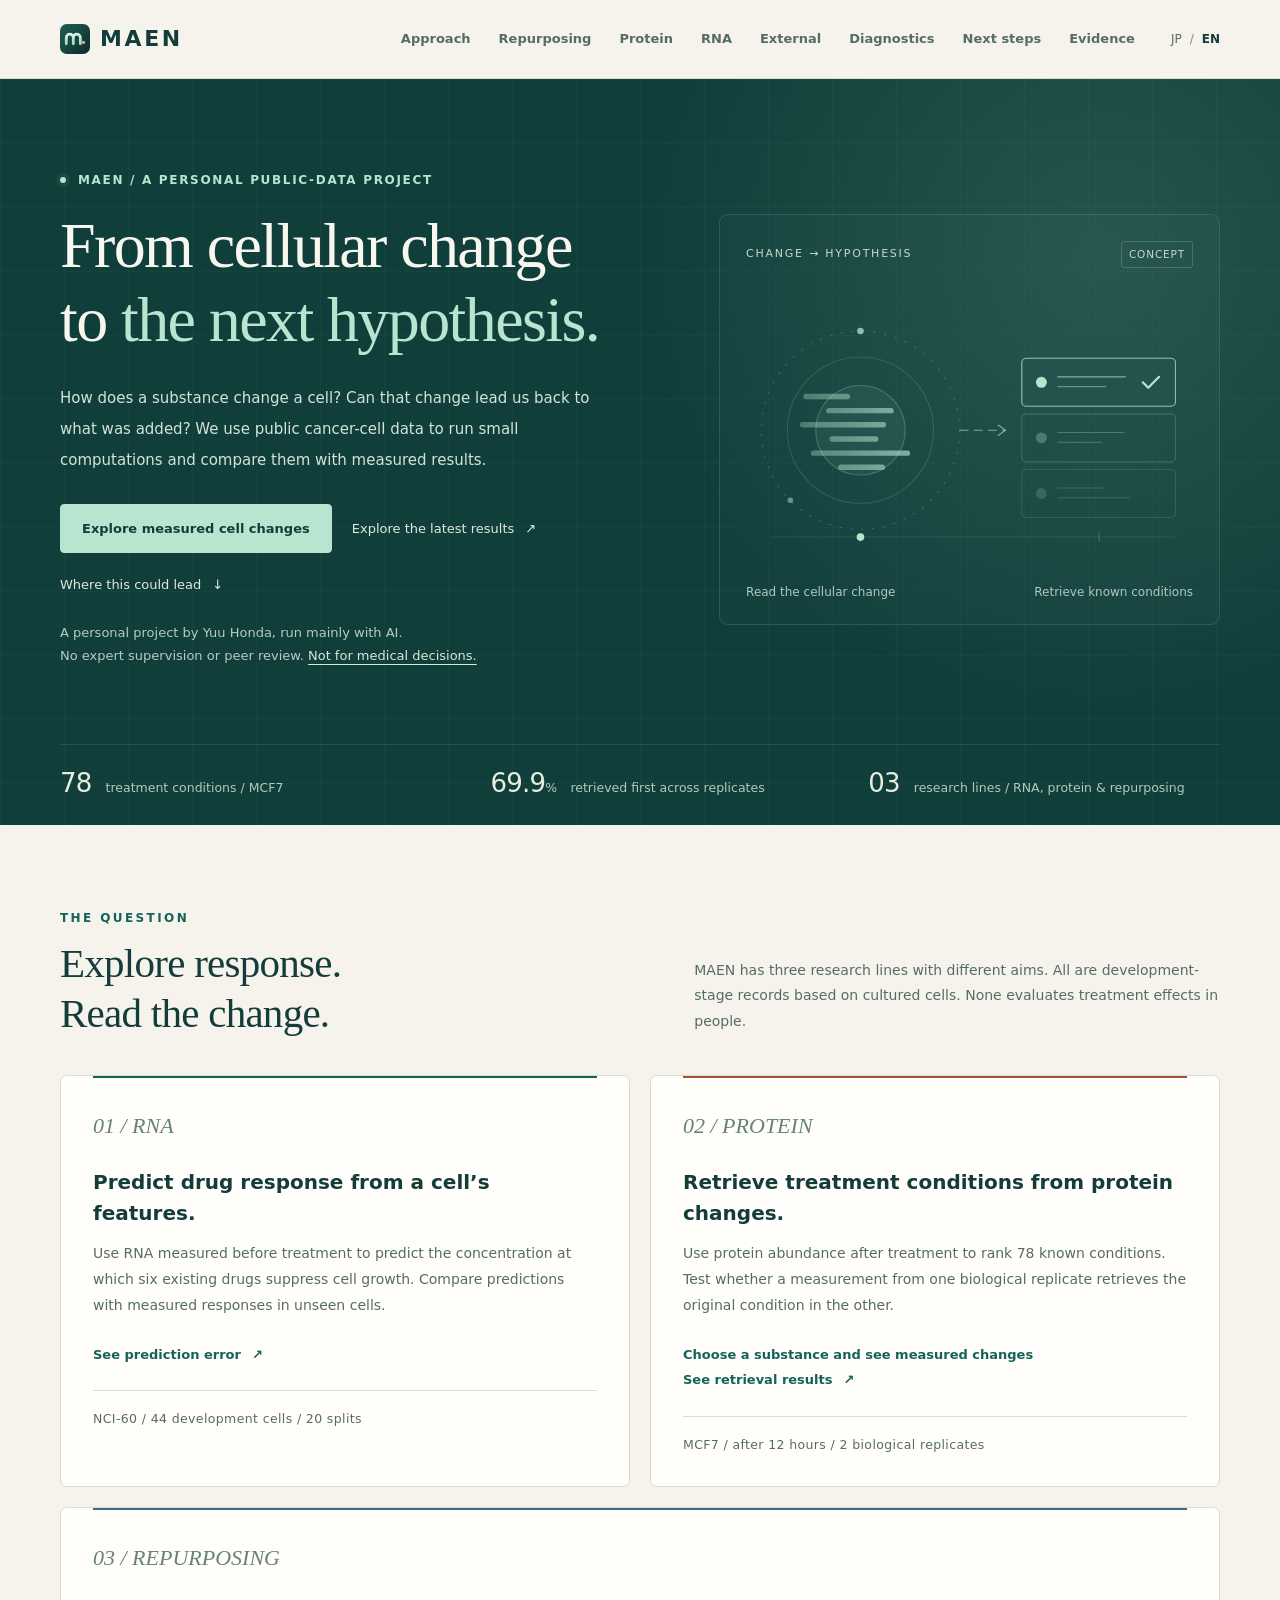
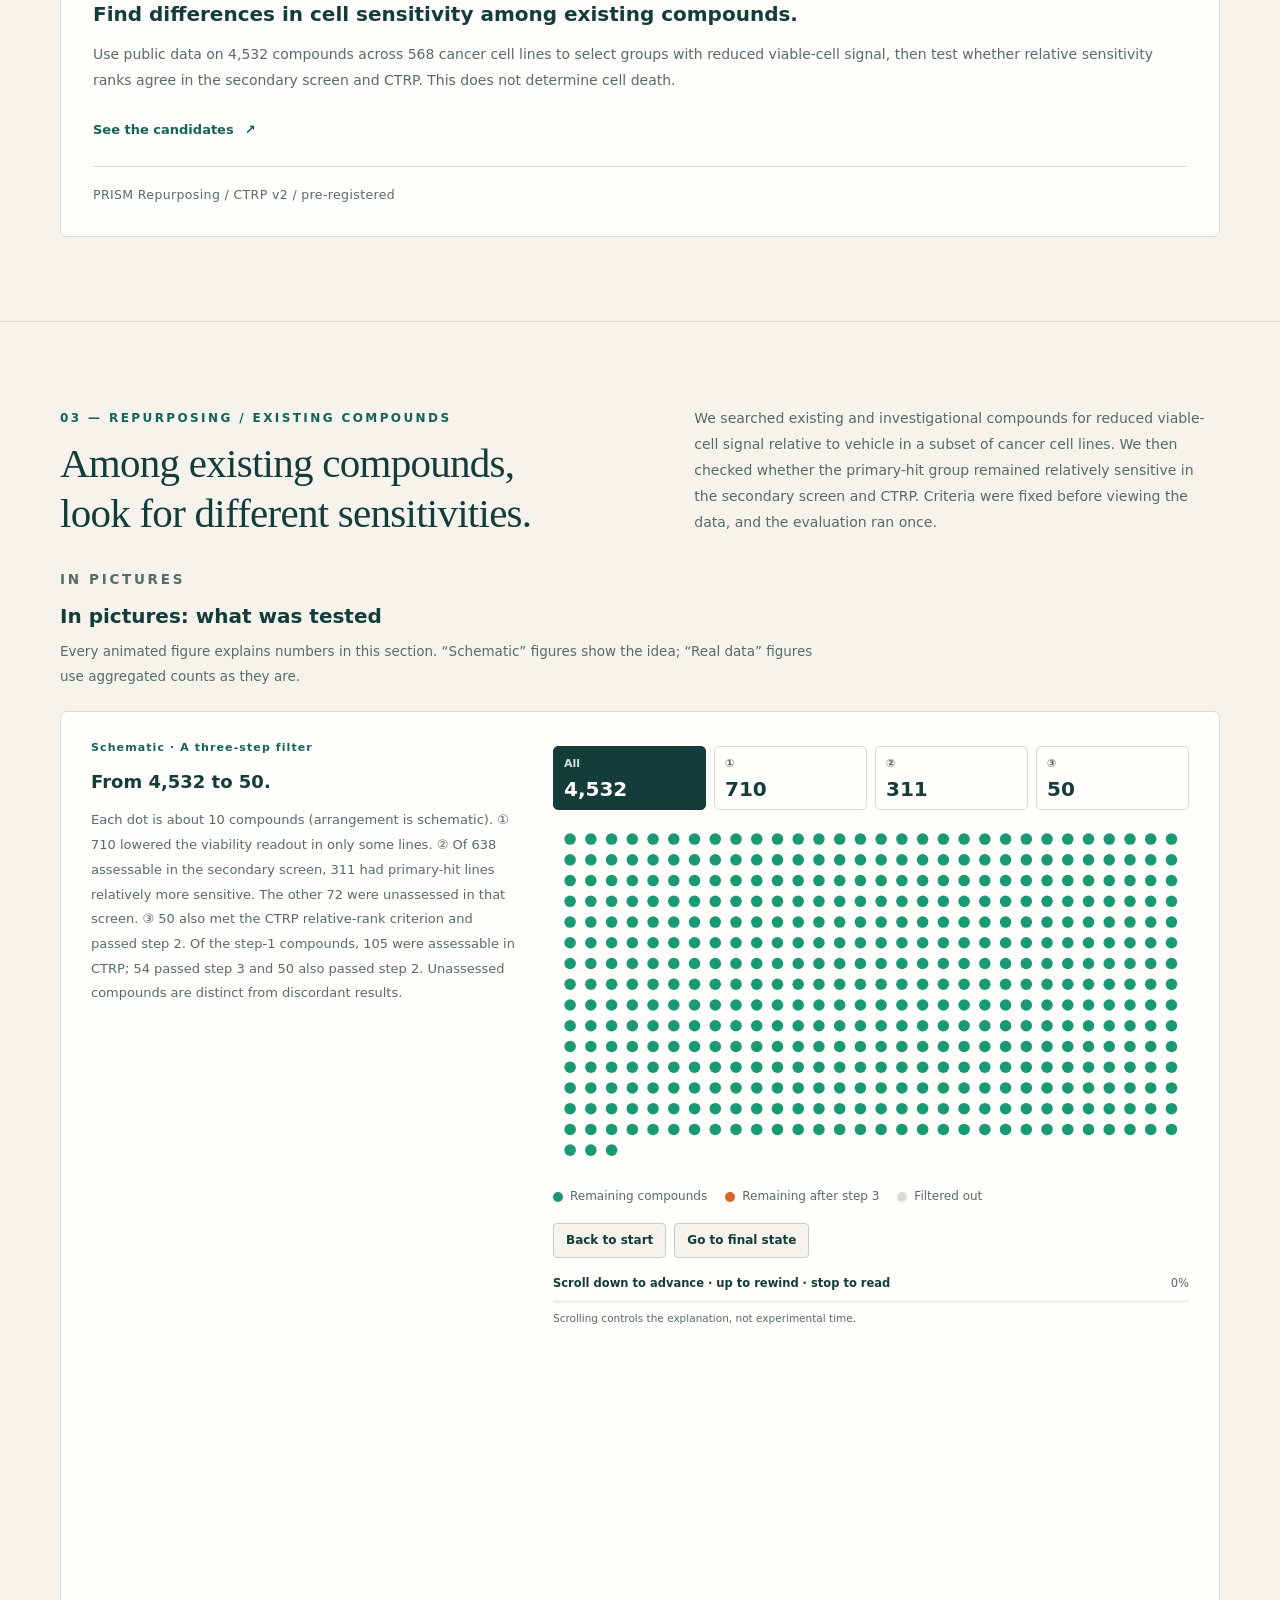
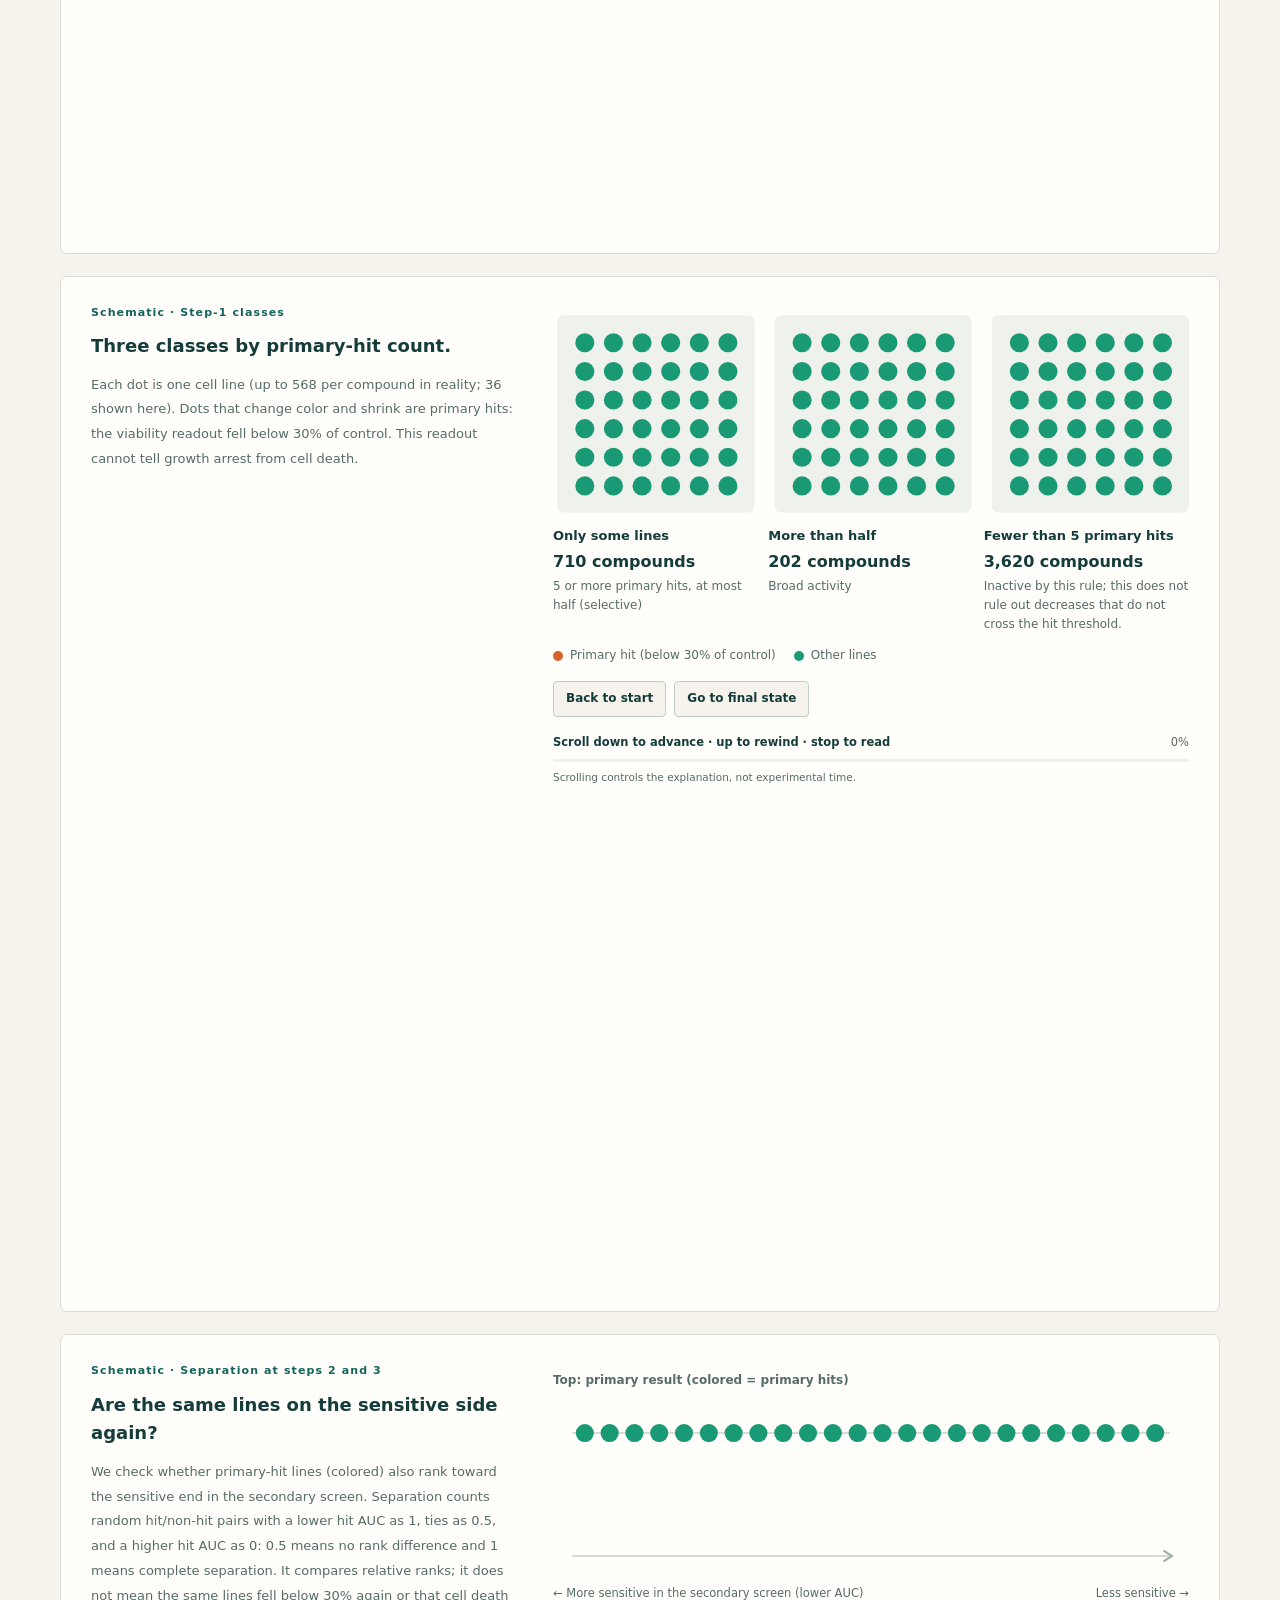
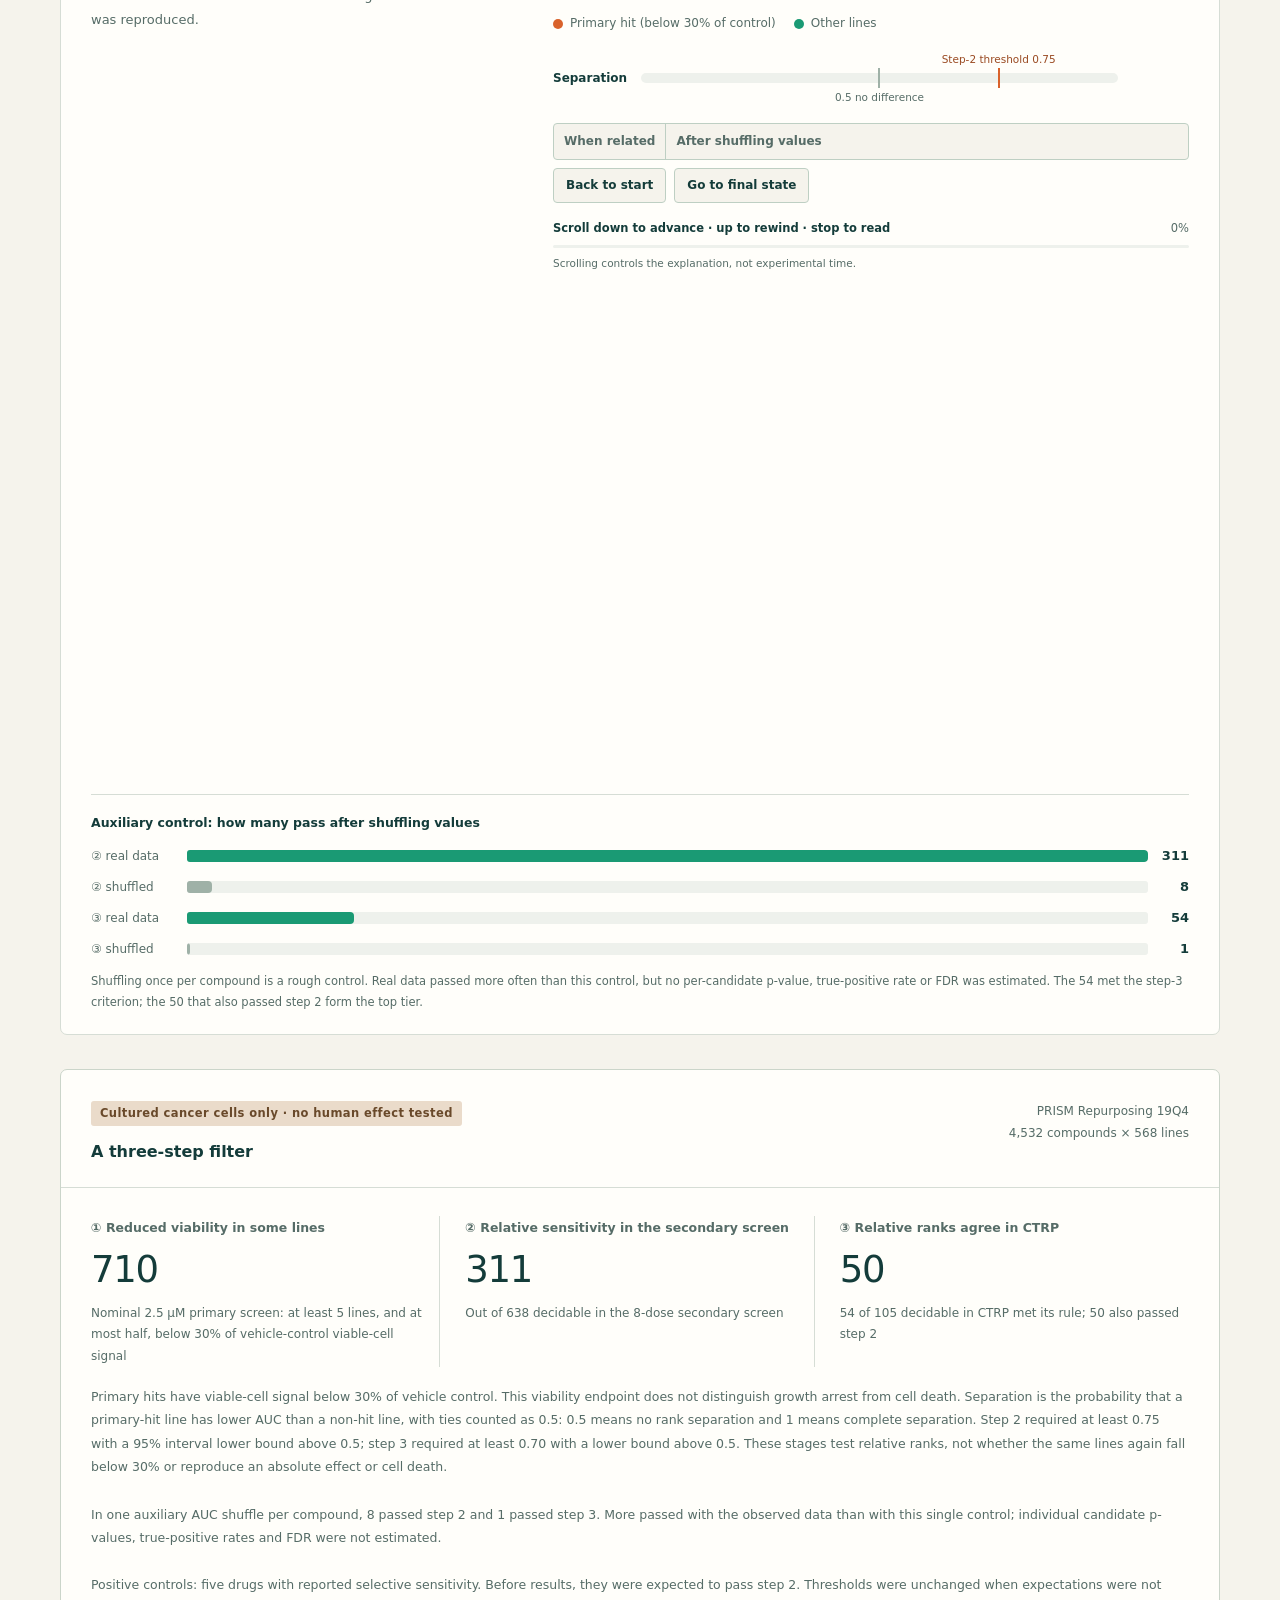
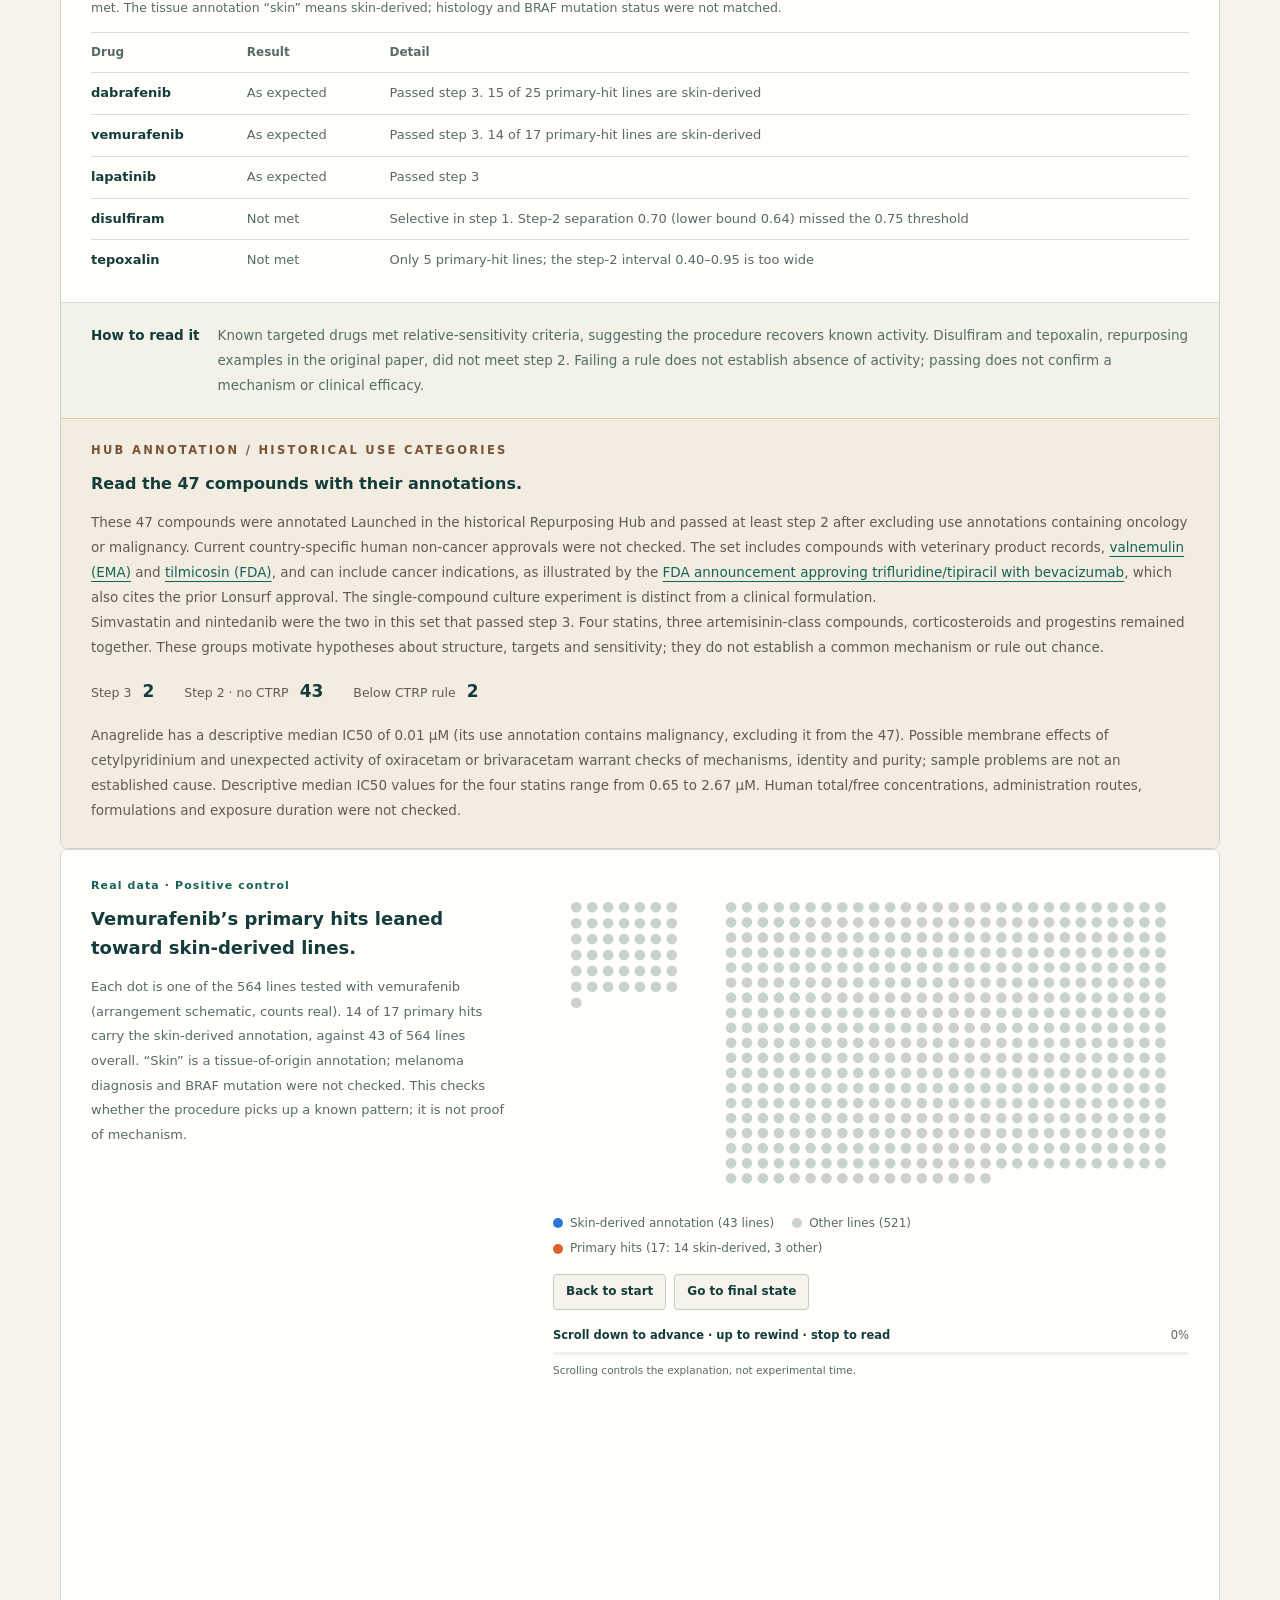
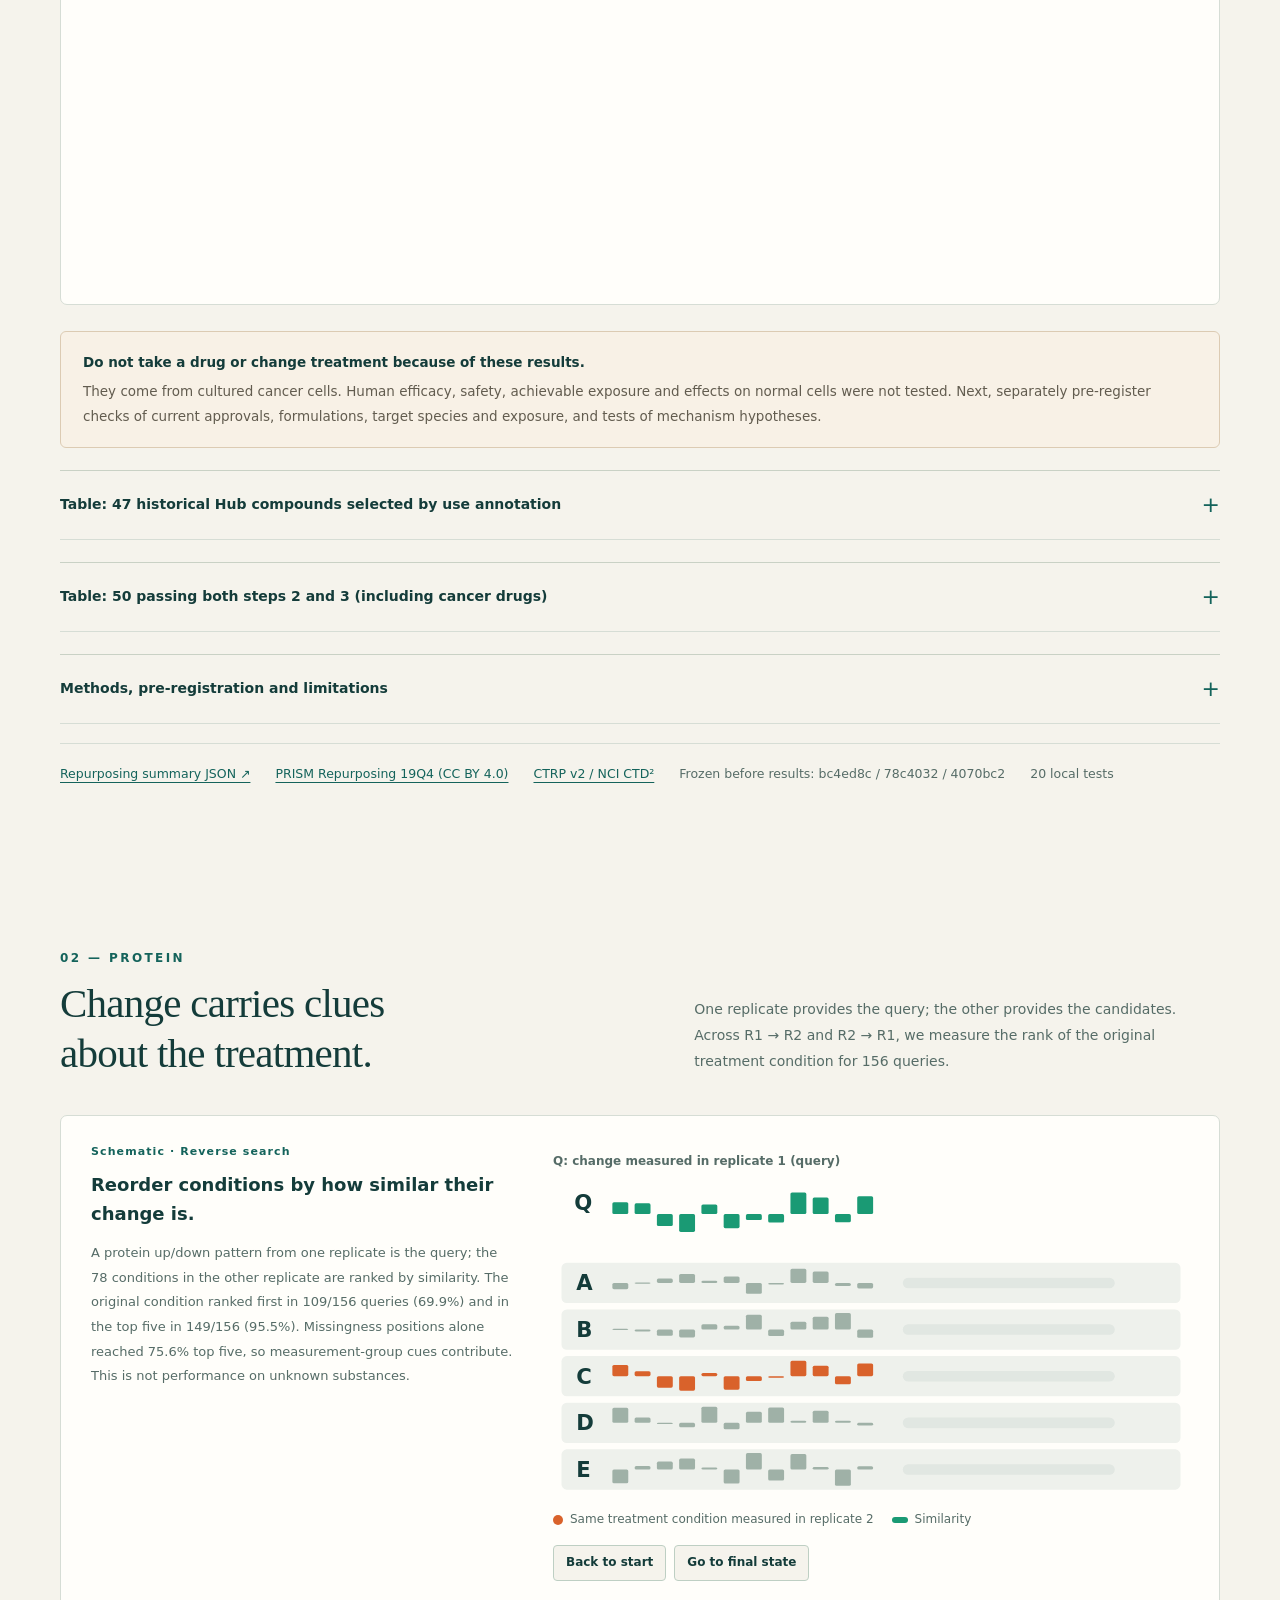
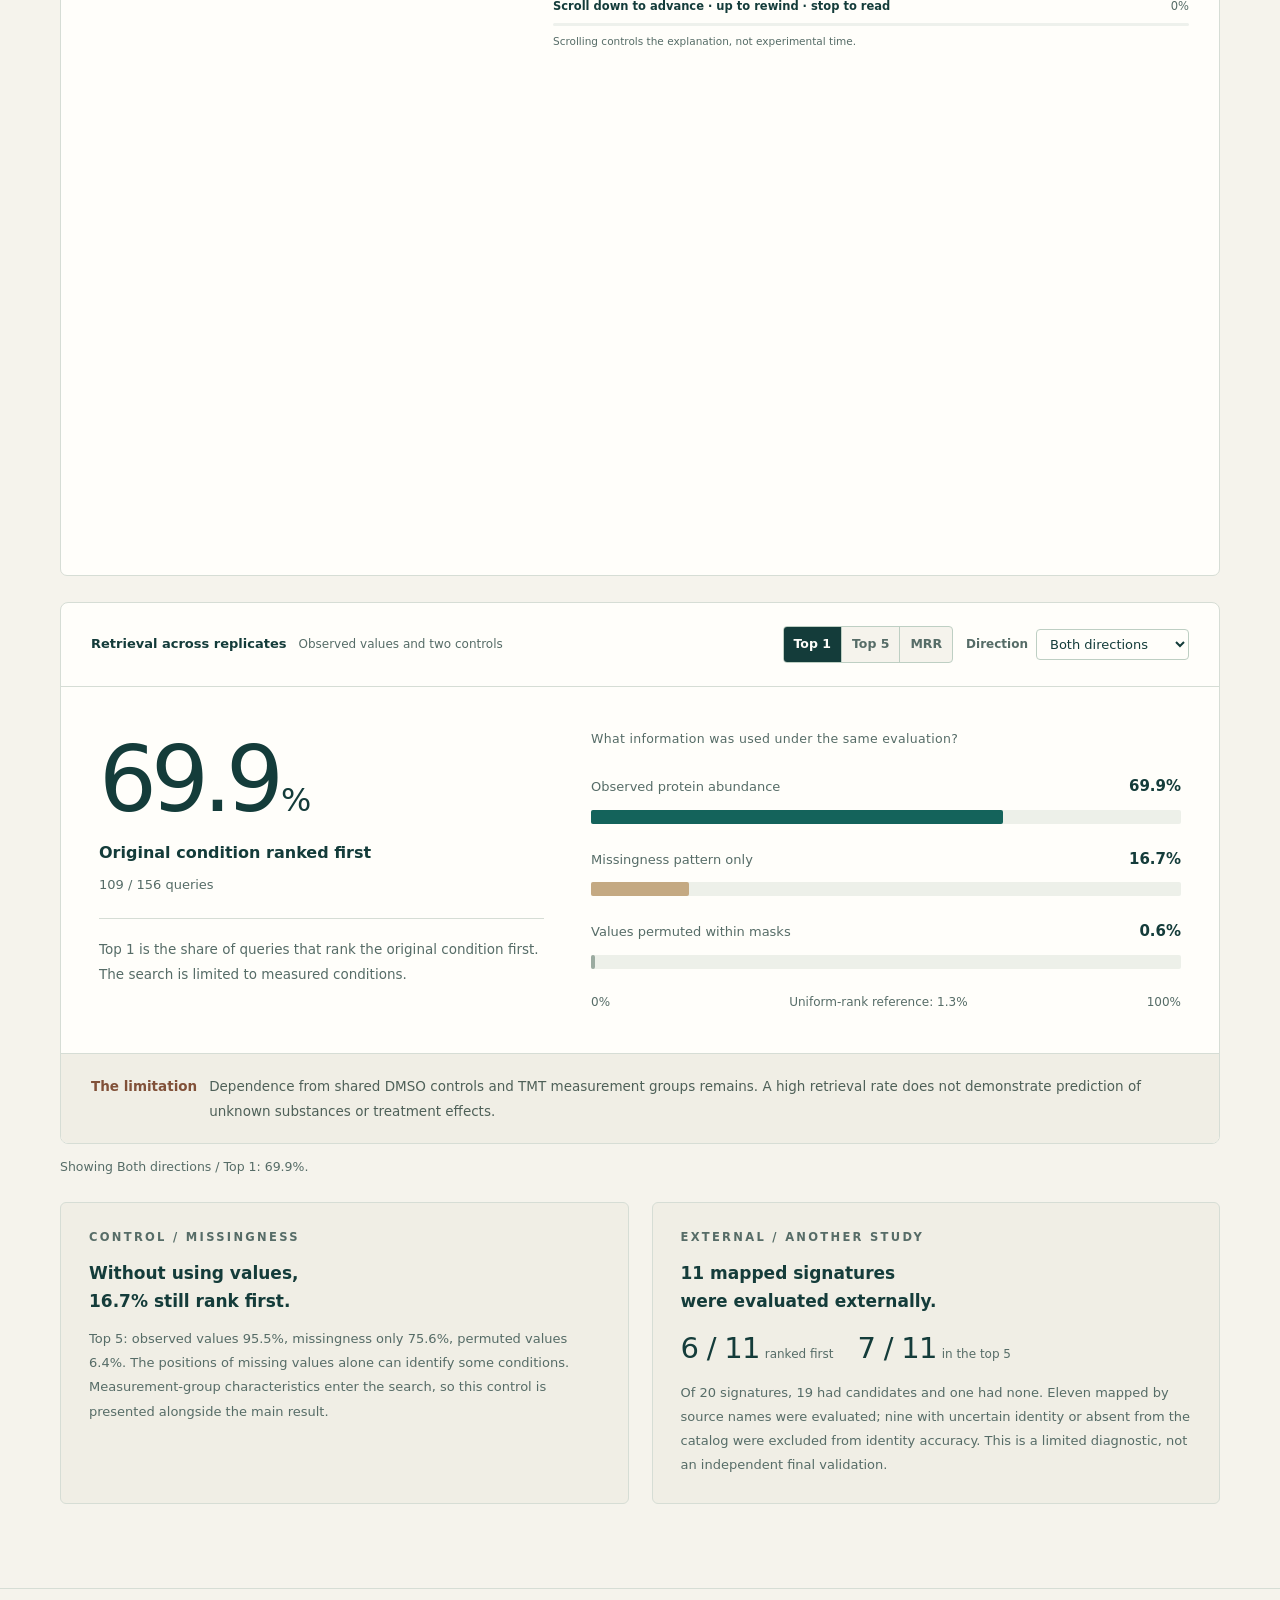
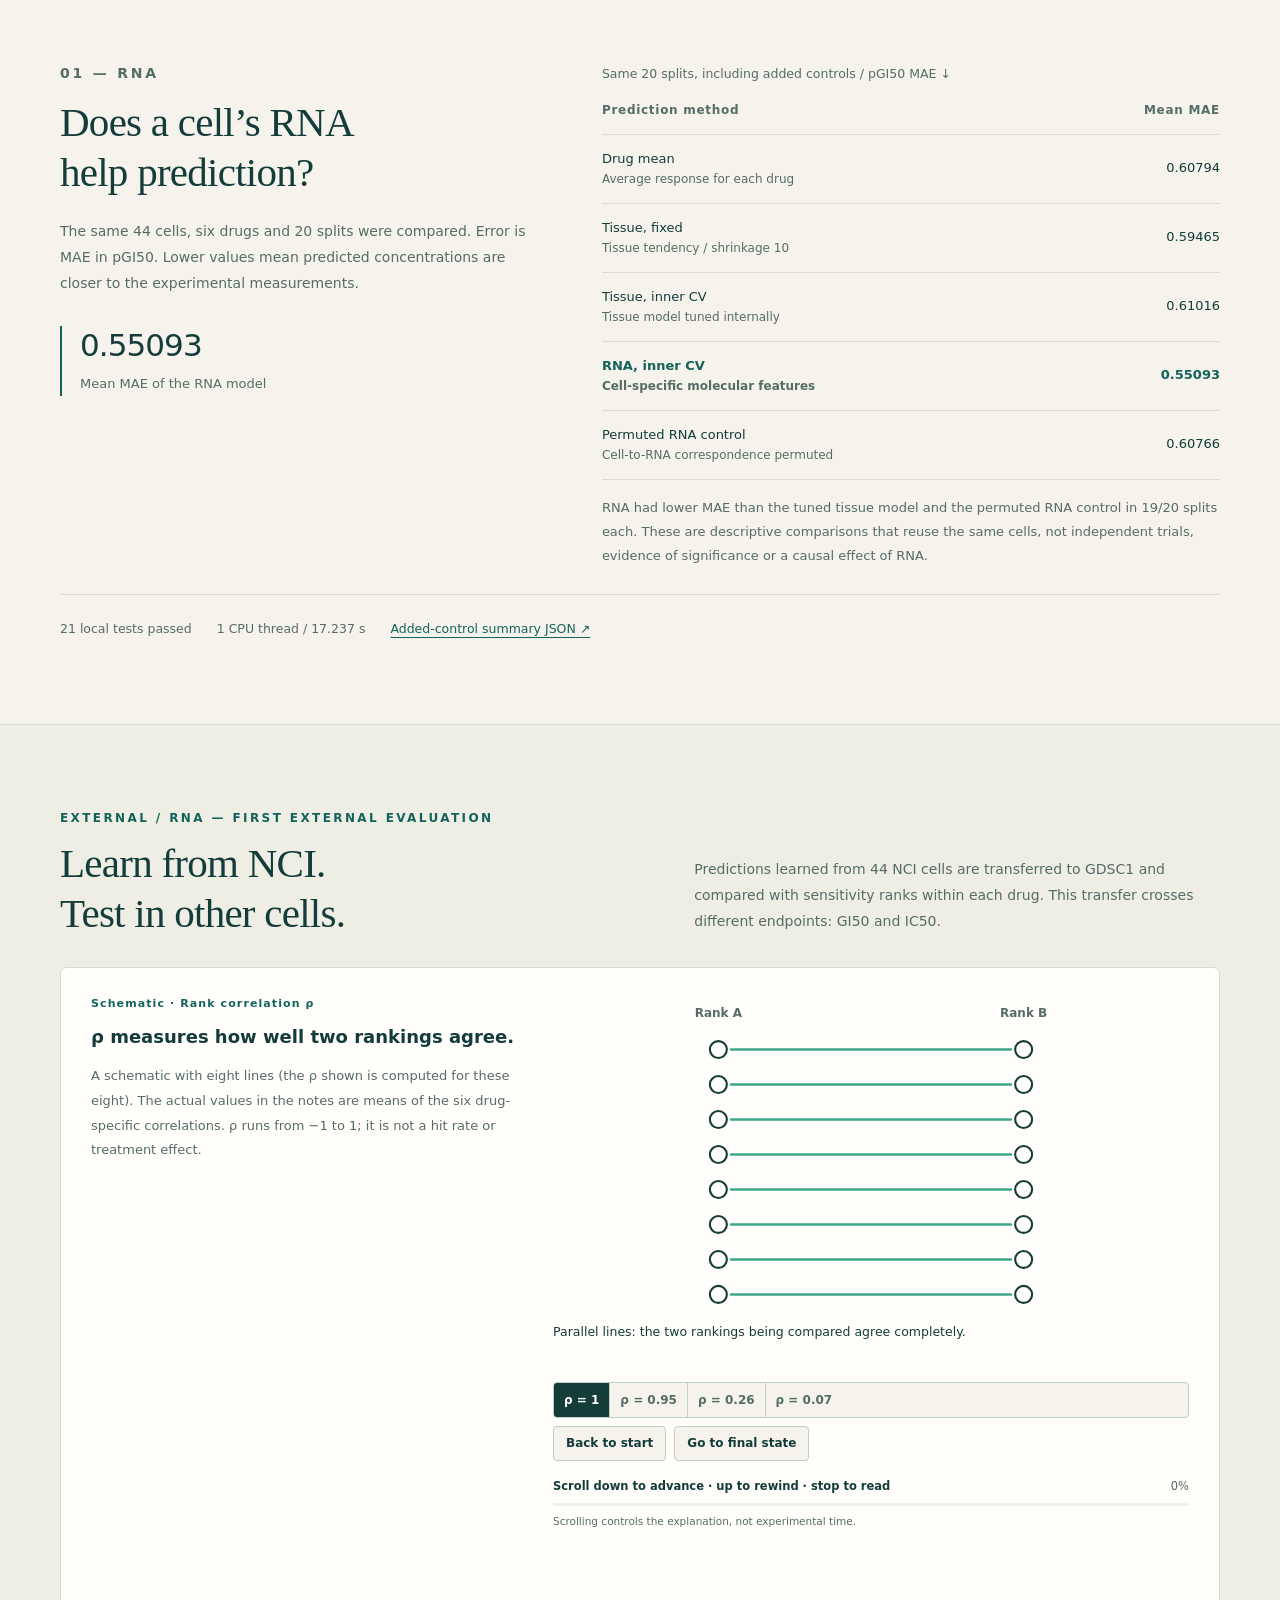
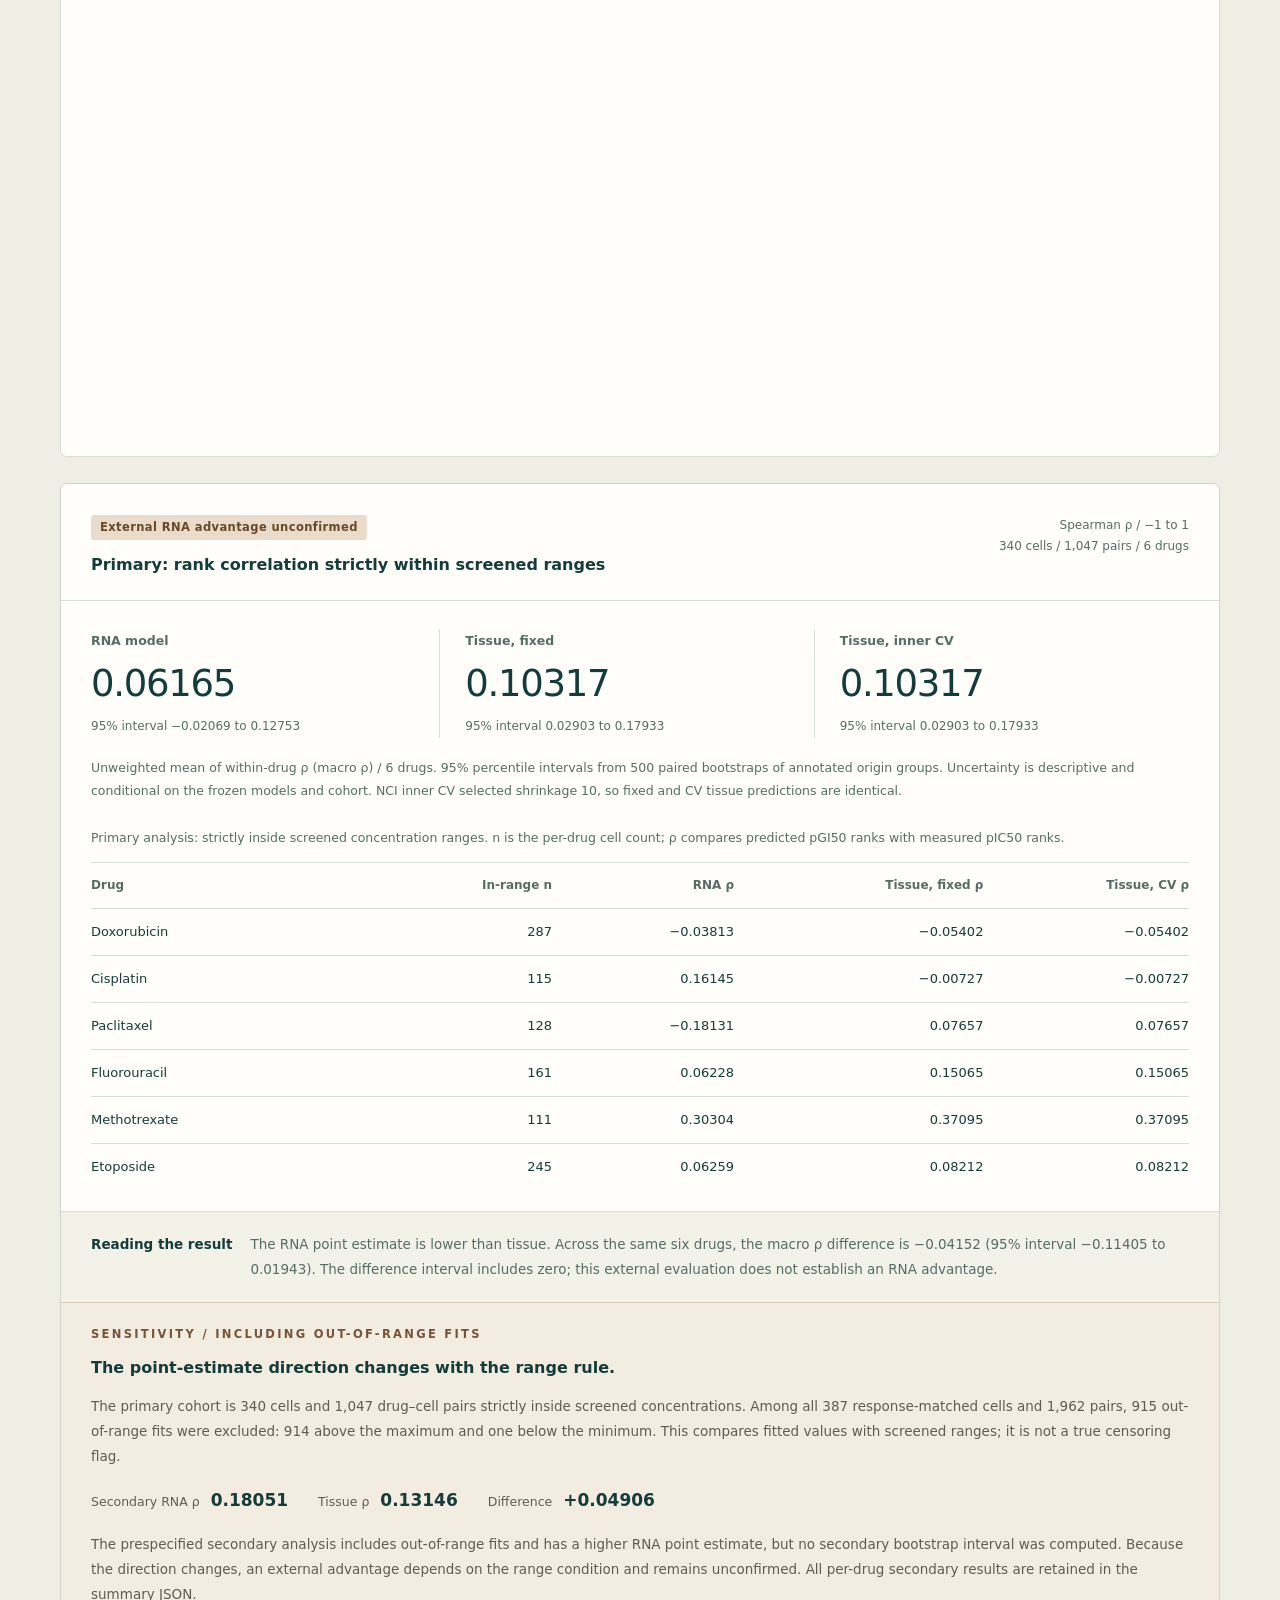
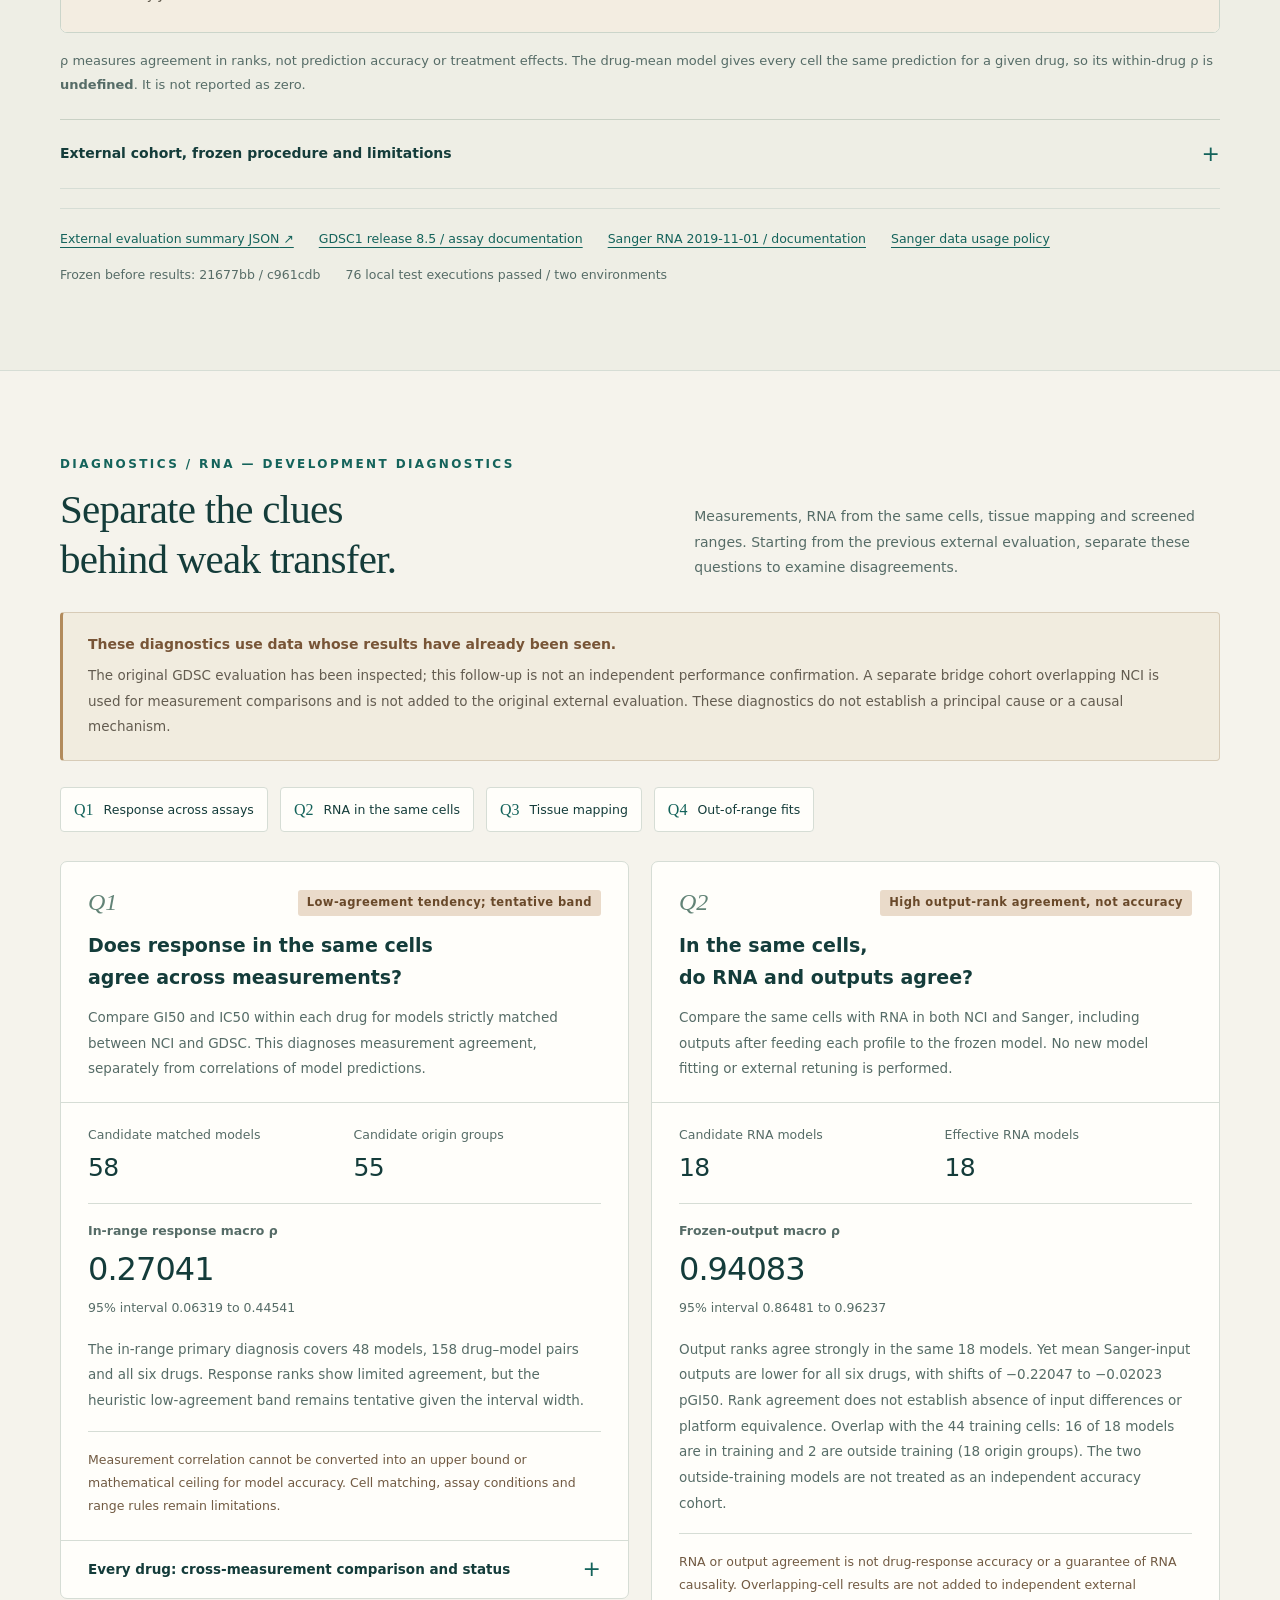
<file: en.html>
<!doctype html>
<html lang="en">
<head>
<meta charset="utf-8">
<meta name="viewport" content="width=device-width,initial-scale=1">
<title>MAEN — From cellular change to the next hypothesis.</title>
<meta name="description" content="A personal project by Yuu Honda using public cancer-cell RNA and protein-abundance data to test drug-response prediction and retrieval of known treatment conditions. Results, controls and limitations are published.">
<meta name="theme-color" content="#103f3b">
<meta name="apple-mobile-web-app-title" content="MAEN">
<link rel="icon" href="favicon.svg?v=2" type="image/svg+xml">
<link rel="icon" href="favicon-32.png?v=2" sizes="32x32" type="image/png">
<link rel="apple-touch-icon" href="apple-touch-icon.png?v=2">
<link rel="manifest" href="manifest.webmanifest?v=2">
<link rel="alternate" hreflang="ja" href="index.html">
<link rel="alternate" hreflang="en" href="en.html">
<link rel="stylesheet" href="site.css">
<link rel="stylesheet" href="explain.css">
<link rel="stylesheet" href="workflow.css">
<script src="site.js" defer></script>
<script src="explain.js" defer></script>
<script src="workflow.js" defer></script>
</head>
<body>
<a class="skip-link" href="#main">Skip to content</a>
<header class="site-header">
  <div class="container header-inner">
    <a class="brand" href="en.html" aria-label="MAEN"><img src="favicon.svg?v=2" width="30" height="30" alt="">MAEN</a>
    <nav class="nav-links" id="site-navigation" aria-label="Main sections">
      <a href="#approach">Approach</a><a href="#repurposing">Repurposing</a><a href="#protein">Protein</a><a href="#rna">RNA</a><a href="#external">External</a><a href="#diagnostics">Diagnostics</a><a href="#next">Next steps</a><a href="#evidence">Evidence</a>
    </nav>
    <nav class="language" aria-label="Language / 言語"><a href="index.html" lang="ja" hreflang="ja" aria-label="日本語で読む">JP</a><span class="separator" aria-hidden="true">/</span><span lang="en" aria-current="page">EN</span></nav>
    <button class="menu-toggle" type="button" aria-expanded="false" aria-controls="site-navigation"><span class="menu-icon" aria-hidden="true"></span>Menu</button>
  </div>
</header>
<main id="main">
  <section class="hero" aria-labelledby="hero-title">
    <div class="container hero-inner">
      <div class="hero-copy reveal">
        <p class="eyebrow"><span class="status-dot" aria-hidden="true"></span>MAEN / A personal public-data project</p>
        <h1 id="hero-title">From cellular change<br>to <span>the next hypothesis.</span></h1>
        <p class="hero-lead">How does a substance change a cell? Can that change lead us back to what was added? We use public cancer-cell data to run small computations and compare them with measured results.</p>
        <div class="hero-actions"><a class="button button-primary" href="protein-response-en.html">Explore measured cell changes</a><a class="text-link" href="#repurposing">Explore the latest results<span aria-hidden="true">↗</span></a><a class="text-link" href="#next">Where this could lead<span aria-hidden="true">↓</span></a></div>
        <p class="hero-caption">A personal project by Yuu Honda, run mainly with AI.<br>No expert supervision or peer review. <a href="#disclaimer">Not for medical decisions.</a></p>
      </div>
      <div class="signature-panel" aria-hidden="true">
  <div class="panel-heading"><span>CHANGE → HYPOTHESIS</span><span class="panel-tag">CONCEPT</span></div>
  <svg class="signature-svg" viewBox="0 0 410 270" fill="none" xmlns="http://www.w3.org/2000/svg">
    <defs>
      <linearGradient id="signal" x1="10" y1="0" x2="180" y2="0" gradientUnits="userSpaceOnUse"><stop stop-color="#B7E5CF" stop-opacity=".2"/><stop offset="1" stop-color="#B7E5CF" stop-opacity=".75"/></linearGradient>
      <linearGradient id="scan" x1="0" y1="0" x2="1" y2="0"><stop stop-color="#B7E5CF" stop-opacity="0"/><stop offset=".5" stop-color="#B7E5CF" stop-opacity=".22"/><stop offset="1" stop-color="#B7E5CF" stop-opacity="0"/></linearGradient>
      <clipPath id="cell-clip"><circle cx="105" cy="136" r="66"/></clipPath>
    </defs>
    <circle class="sig-ring-outer" cx="105" cy="136" r="91" stroke="#B7E5CF" stroke-opacity=".22" stroke-dasharray="2 8"/>
    <circle class="sig-ring-mid" cx="105" cy="136" r="67" stroke="#B7E5CF" stroke-opacity=".16"/>
    <circle class="sig-ring-core" cx="105" cy="136" r="41" fill="#B7E5CF" fill-opacity=".06" stroke="#B7E5CF" stroke-opacity=".25"/>
    <g stroke="url(#signal)" stroke-width="5" stroke-linecap="round"><path class="sig-bar" d="M55 105h38"/><path class="sig-bar" d="M76 118h57"/><path class="sig-bar" d="M52 131h74"/><path class="sig-bar" d="M79 144h40"/><path class="sig-bar" d="M62 157h86"/><path class="sig-bar" d="M87 170h38"/></g>
    <g clip-path="url(#cell-clip)"><rect class="sig-scan" x="20" y="66" width="36" height="140" fill="url(#scan)"/></g>
    <g class="sig-orbit sig-orbit-a"><circle cx="105" cy="45" r="3" fill="#B7E5CF" fill-opacity=".75"/></g>
    <g class="sig-orbit sig-orbit-b"><circle cx="40.7" cy="200.3" r="2.5" fill="#B7E5CF" fill-opacity=".5"/></g>
    <path d="M196 136h42" stroke="#B7E5CF" stroke-opacity=".65" class="signature-path"/>
    <path d="m231 131 7 5-7 5" stroke="#B7E5CF" stroke-opacity=".65"/>
    <g fill="#B7E5CF"><circle class="sig-particle" cx="152" cy="136" r="2.4"/><circle class="sig-particle" cx="152" cy="136" r="2.4"/><circle class="sig-particle" cx="152" cy="136" r="2.4"/></g>
    <g class="sig-list">
      <g class="sig-card sig-card-b"><rect x="253" y="121" width="141" height="44" rx="4" stroke="#B7E5CF" stroke-opacity=".2"/><circle cx="271" cy="143" r="5" fill="#B7E5CF" fill-opacity=".3"/><path d="M286 138h61M286 147h40" stroke="#B7E5CF" stroke-opacity=".3" stroke-linecap="round"/></g>
      <g class="sig-card sig-card-c"><rect x="253" y="172" width="141" height="44" rx="4" stroke="#B7E5CF" stroke-opacity=".14"/><circle cx="271" cy="194" r="5" fill="#B7E5CF" fill-opacity=".18"/><path d="M286 189h42M286 198h66" stroke="#B7E5CF" stroke-opacity=".2" stroke-linecap="round"/></g>
      <g class="sig-card sig-card-a"><rect x="253" y="70" width="141" height="44" rx="4" fill="#103F3B" stroke="#B7E5CF" stroke-opacity=".3"/><rect class="sig-card-glow" x="253" y="70" width="141" height="44" rx="4" fill="#B7E5CF" fill-opacity=".12" stroke="#B7E5CF" stroke-opacity=".6"/><circle class="sig-card-dot" cx="271" cy="92" r="5" fill="#B7E5CF"/><path class="sig-score" d="M286 87h62" stroke="#B7E5CF" stroke-opacity=".65" stroke-linecap="round"/><path d="M286 96h44" stroke="#B7E5CF" stroke-opacity=".45" stroke-linecap="round"/><path class="sig-check" d="M364 92l5 5 10-10" stroke="#B7E5CF" stroke-width="2" stroke-linecap="round" stroke-linejoin="round" pathLength="1"/></g>
    </g>
    <path d="M22 234h372" stroke="#B7E5CF" stroke-opacity=".1"/><path d="M105 230v8M324 230v8" stroke="#B7E5CF" stroke-opacity=".25"/>
    <circle class="sig-progress" cx="105" cy="234" r="3.5" fill="#B7E5CF"/>
  </svg>
  <div class="panel-foot"><span class="sig-step sig-step-read">Read the cellular change</span><span class="sig-step sig-step-rank">Retrieve known conditions</span></div>
</div>
    </div>
    <div class="container hero-facts">
      <div class="hero-fact"><strong>78</strong><span>treatment conditions / MCF7</span></div>
      <div class="hero-fact"><strong>69.9<span>%</span></strong><span>retrieved first across replicates</span></div>
      <div class="hero-fact"><strong>03</strong><span>research lines / RNA, protein &amp; repurposing</span></div>
    </div>
  </section>

  <section class="section project-intro" id="approach" aria-labelledby="approach-title">
    <div class="container">
      <div class="section-heading"><div><p class="eyebrow">THE QUESTION</p><h2 id="approach-title">Explore response.<br>Read the change.</h2></div><p>MAEN has three research lines with different aims. All are development-stage records based on cultured cells. None evaluates treatment effects in people.</p></div>
      <div class="research-grid">
        <article class="research-card"><p class="line-number">01 / RNA</p><h3>Predict drug response from a cell’s features.</h3><p>Use RNA measured before treatment to predict the concentration at which six existing drugs suppress cell growth. Compare predictions with measured responses in unseen cells.</p><p><a class="text-link" href="#rna">See prediction error<span aria-hidden="true">↗</span></a></p><div class="card-foot">NCI-60 / 44 development cells / 20 splits</div></article>
        <article class="research-card protein"><p class="line-number">02 / PROTEIN</p><h3>Retrieve treatment conditions from protein changes.</h3><p>Use protein abundance after treatment to rank 78 known conditions. Test whether a measurement from one biological replicate retrieves the original condition in the other.</p><p><a class="text-link" href="protein-response-en.html">Choose a substance and see measured changes</a><br><a class="text-link" href="#protein">See retrieval results<span aria-hidden="true">↗</span></a></p><div class="card-foot">MCF7 / after 12 hours / 2 biological replicates</div></article>
        <article class="research-card repurposing"><p class="line-number">03 / REPURPOSING</p><h3>Find differences in cell sensitivity among existing compounds.</h3><p>Use public data on 4,532 compounds across 568 cancer cell lines to select groups with reduced viable-cell signal, then test whether relative sensitivity ranks agree in the secondary screen and CTRP. This does not determine cell death.</p><p><a class="text-link" href="#repurposing">See the candidates<span aria-hidden="true">↗</span></a></p><div class="card-foot">PRISM Repurposing / CTRP v2 / pre-registered</div></article>
      </div>
    </div>
  </section>

  <section class="section repurposing-section" id="repurposing" aria-labelledby="repurposing-title">
    <div class="container">
      <div class="section-heading"><div><p class="eyebrow">03 — REPURPOSING / EXISTING COMPOUNDS</p><h2 id="repurposing-title">Among existing compounds,<br>look for different sensitivities.</h2></div><p>We searched existing and investigational compounds for reduced viable-cell signal relative to vehicle in a subset of cancer cell lines. We then checked whether the primary-hit group remained relatively sensitive in the secondary screen and CTRP. Criteria were fixed before viewing the data, and the evaluation ran once.</p></div>
      <div class="ex-story" aria-labelledby="ex-story-title-en"><div class="ex-story-head"><p class="eyebrow">IN PICTURES</p><h3 id="ex-story-title-en">In pictures: what was tested</h3><p>Every animated figure explains numbers in this section. “Schematic” figures show the idea; “Real data” figures use aggregated counts as they are.</p></div><figure class="ex-fig ex-sieve" id="ex-sieve" data-ex="sieve" data-step="final"><div class="ex-head"><p class="ex-kicker">Schematic · A three-step filter</p><h3>From 4,532 to 50.</h3></div><div class="ex-visual"><ol class="ex-chips"><li data-chip="0"><span>All</span><strong>4,532</strong></li><li data-chip="1"><span>①</span><strong>710</strong></li><li data-chip="2"><span>②</span><strong>311</strong></li><li data-chip="3"><span>③</span><strong>50</strong></li></ol><svg class="ex-svg" viewBox="0 0 595 331" role="img" aria-label="A grid of dots. 4,532 compounds shown as dots of about 10 compounds each, narrowed to 710, 311 and 50 at steps 1 to 3."><circle class="ex-dot" cx="16.0" cy="16.0" r="5.4" style="--d:152"/><circle class="ex-dot" cx="35.4" cy="16.0" r="5.4" style="--d:137"/><circle class="ex-dot s1" cx="54.8" cy="16.0" r="5.4" style="--d:375"/><circle class="ex-dot" cx="74.2" cy="16.0" r="5.4" style="--d:69"/><circle class="ex-dot s1" cx="93.6" cy="16.0" r="5.4" style="--d:8"/><circle class="ex-dot" cx="113.0" cy="16.0" r="5.4" style="--d:125"/><circle class="ex-dot" cx="132.4" cy="16.0" r="5.4" style="--d:347"/><circle class="ex-dot" cx="151.8" cy="16.0" r="5.4" style="--d:284"/><circle class="ex-dot" cx="171.2" cy="16.0" r="5.4" style="--d:50"/><circle class="ex-dot" cx="190.6" cy="16.0" r="5.4" style="--d:136"/><circle class="ex-dot" cx="210.0" cy="16.0" r="5.4" style="--d:2"/><circle class="ex-dot" cx="229.4" cy="16.0" r="5.4" style="--d:239"/><circle class="ex-dot" cx="248.8" cy="16.0" r="5.4" style="--d:134"/><circle class="ex-dot" cx="268.2" cy="16.0" r="5.4" style="--d:376"/><circle class="ex-dot s1 s2" cx="287.6" cy="16.0" r="5.4" style="--d:262"/><circle class="ex-dot" cx="307.0" cy="16.0" r="5.4" style="--d:119"/><circle class="ex-dot" cx="326.4" cy="16.0" r="5.4" style="--d:308"/><circle class="ex-dot" cx="345.8" cy="16.0" r="5.4" style="--d:170"/><circle class="ex-dot" cx="365.2" cy="16.0" r="5.4" style="--d:61"/><circle class="ex-dot" cx="384.6" cy="16.0" r="5.4" style="--d:272"/><circle class="ex-dot" cx="404.0" cy="16.0" r="5.4" style="--d:147"/><circle class="ex-dot" cx="423.4" cy="16.0" r="5.4" style="--d:156"/><circle class="ex-dot" cx="442.8" cy="16.0" r="5.4" style="--d:306"/><circle class="ex-dot s1 s2" cx="462.2" cy="16.0" r="5.4" style="--d:20"/><circle class="ex-dot" cx="481.6" cy="16.0" r="5.4" style="--d:370"/><circle class="ex-dot" cx="501.0" cy="16.0" r="5.4" style="--d:144"/><circle class="ex-dot s1 s2" cx="520.4" cy="16.0" r="5.4" style="--d:31"/><circle class="ex-dot" cx="539.8" cy="16.0" r="5.4" style="--d:263"/><circle class="ex-dot" cx="559.2" cy="16.0" r="5.4" style="--d:32"/><circle class="ex-dot s1" cx="578.6" cy="16.0" r="5.4" style="--d:19"/><circle class="ex-dot s1 s2" cx="16.0" cy="35.4" r="5.4" style="--d:179"/><circle class="ex-dot" cx="35.4" cy="35.4" r="5.4" style="--d:51"/><circle class="ex-dot s1 s2" cx="54.8" cy="35.4" r="5.4" style="--d:6"/><circle class="ex-dot" cx="74.2" cy="35.4" r="5.4" style="--d:227"/><circle class="ex-dot s1" cx="93.6" cy="35.4" r="5.4" style="--d:32"/><circle class="ex-dot" cx="113.0" cy="35.4" r="5.4" style="--d:213"/><circle class="ex-dot" cx="132.4" cy="35.4" r="5.4" style="--d:245"/><circle class="ex-dot" cx="151.8" cy="35.4" r="5.4" style="--d:111"/><circle class="ex-dot" cx="171.2" cy="35.4" r="5.4" style="--d:389"/><circle class="ex-dot s1 s2" cx="190.6" cy="35.4" r="5.4" style="--d:189"/><circle class="ex-dot" cx="210.0" cy="35.4" r="5.4" style="--d:358"/><circle class="ex-dot s1 s2 s3" cx="229.4" cy="35.4" r="5.4" style="--d:74"/><circle class="ex-dot" cx="248.8" cy="35.4" r="5.4" style="--d:129"/><circle class="ex-dot s1 s2" cx="268.2" cy="35.4" r="5.4" style="--d:107"/><circle class="ex-dot s1" cx="287.6" cy="35.4" r="5.4" style="--d:75"/><circle class="ex-dot" cx="307.0" cy="35.4" r="5.4" style="--d:408"/><circle class="ex-dot" cx="326.4" cy="35.4" r="5.4" style="--d:411"/><circle class="ex-dot s1 s2" cx="345.8" cy="35.4" r="5.4" style="--d:211"/><circle class="ex-dot" cx="365.2" cy="35.4" r="5.4" style="--d:210"/><circle class="ex-dot" cx="384.6" cy="35.4" r="5.4" style="--d:79"/><circle class="ex-dot" cx="404.0" cy="35.4" r="5.4" style="--d:107"/><circle class="ex-dot" cx="423.4" cy="35.4" r="5.4" style="--d:157"/><circle class="ex-dot" cx="442.8" cy="35.4" r="5.4" style="--d:349"/><circle class="ex-dot" cx="462.2" cy="35.4" r="5.4" style="--d:378"/><circle class="ex-dot" cx="481.6" cy="35.4" r="5.4" style="--d:260"/><circle class="ex-dot" cx="501.0" cy="35.4" r="5.4" style="--d:379"/><circle class="ex-dot" cx="520.4" cy="35.4" r="5.4" style="--d:26"/><circle class="ex-dot" cx="539.8" cy="35.4" r="5.4" style="--d:358"/><circle class="ex-dot" cx="559.2" cy="35.4" r="5.4" style="--d:71"/><circle class="ex-dot" cx="578.6" cy="35.4" r="5.4" style="--d:346"/><circle class="ex-dot" cx="16.0" cy="54.8" r="5.4" style="--d:100"/><circle class="ex-dot s1" cx="35.4" cy="54.8" r="5.4" style="--d:323"/><circle class="ex-dot s1 s2" cx="54.8" cy="54.8" r="5.4" style="--d:383"/><circle class="ex-dot" cx="74.2" cy="54.8" r="5.4" style="--d:70"/><circle class="ex-dot" cx="93.6" cy="54.8" r="5.4" style="--d:326"/><circle class="ex-dot" cx="113.0" cy="54.8" r="5.4" style="--d:234"/><circle class="ex-dot s1" cx="132.4" cy="54.8" r="5.4" style="--d:184"/><circle class="ex-dot" cx="151.8" cy="54.8" r="5.4" style="--d:123"/><circle class="ex-dot" cx="171.2" cy="54.8" r="5.4" style="--d:155"/><circle class="ex-dot" cx="190.6" cy="54.8" r="5.4" style="--d:336"/><circle class="ex-dot" cx="210.0" cy="54.8" r="5.4" style="--d:339"/><circle class="ex-dot" cx="229.4" cy="54.8" r="5.4" style="--d:66"/><circle class="ex-dot" cx="248.8" cy="54.8" r="5.4" style="--d:23"/><circle class="ex-dot" cx="268.2" cy="54.8" r="5.4" style="--d:140"/><circle class="ex-dot" cx="287.6" cy="54.8" r="5.4" style="--d:328"/><circle class="ex-dot" cx="307.0" cy="54.8" r="5.4" style="--d:148"/><circle class="ex-dot" cx="326.4" cy="54.8" r="5.4" style="--d:90"/><circle class="ex-dot" cx="345.8" cy="54.8" r="5.4" style="--d:28"/><circle class="ex-dot s1" cx="365.2" cy="54.8" r="5.4" style="--d:34"/><circle class="ex-dot" cx="384.6" cy="54.8" r="5.4" style="--d:275"/><circle class="ex-dot" cx="404.0" cy="54.8" r="5.4" style="--d:231"/><circle class="ex-dot" cx="423.4" cy="54.8" r="5.4" style="--d:2"/><circle class="ex-dot" cx="442.8" cy="54.8" r="5.4" style="--d:121"/><circle class="ex-dot" cx="462.2" cy="54.8" r="5.4" style="--d:317"/><circle class="ex-dot" cx="481.6" cy="54.8" r="5.4" style="--d:402"/><circle class="ex-dot" cx="501.0" cy="54.8" r="5.4" style="--d:292"/><circle class="ex-dot" cx="520.4" cy="54.8" r="5.4" style="--d:382"/><circle class="ex-dot s1 s2" cx="539.8" cy="54.8" r="5.4" style="--d:93"/><circle class="ex-dot" cx="559.2" cy="54.8" r="5.4" style="--d:358"/><circle class="ex-dot" cx="578.6" cy="54.8" r="5.4" style="--d:136"/><circle class="ex-dot" cx="16.0" cy="74.2" r="5.4" style="--d:238"/><circle class="ex-dot" cx="35.4" cy="74.2" r="5.4" style="--d:239"/><circle class="ex-dot" cx="54.8" cy="74.2" r="5.4" style="--d:34"/><circle class="ex-dot" cx="74.2" cy="74.2" r="5.4" style="--d:97"/><circle class="ex-dot" cx="93.6" cy="74.2" r="5.4" style="--d:125"/><circle class="ex-dot" cx="113.0" cy="74.2" r="5.4" style="--d:85"/><circle class="ex-dot" cx="132.4" cy="74.2" r="5.4" style="--d:124"/><circle class="ex-dot" cx="151.8" cy="74.2" r="5.4" style="--d:236"/><circle class="ex-dot s1 s2" cx="171.2" cy="74.2" r="5.4" style="--d:311"/><circle class="ex-dot" cx="190.6" cy="74.2" r="5.4" style="--d:167"/><circle class="ex-dot" cx="210.0" cy="74.2" r="5.4" style="--d:333"/><circle class="ex-dot" cx="229.4" cy="74.2" r="5.4" style="--d:198"/><circle class="ex-dot s1 s2" cx="248.8" cy="74.2" r="5.4" style="--d:379"/><circle class="ex-dot" cx="268.2" cy="74.2" r="5.4" style="--d:137"/><circle class="ex-dot" cx="287.6" cy="74.2" r="5.4" style="--d:11"/><circle class="ex-dot" cx="307.0" cy="74.2" r="5.4" style="--d:243"/><circle class="ex-dot" cx="326.4" cy="74.2" r="5.4" style="--d:379"/><circle class="ex-dot" cx="345.8" cy="74.2" r="5.4" style="--d:387"/><circle class="ex-dot" cx="365.2" cy="74.2" r="5.4" style="--d:237"/><circle class="ex-dot s1" cx="384.6" cy="74.2" r="5.4" style="--d:21"/><circle class="ex-dot" cx="404.0" cy="74.2" r="5.4" style="--d:305"/><circle class="ex-dot s1 s2" cx="423.4" cy="74.2" r="5.4" style="--d:214"/><circle class="ex-dot" cx="442.8" cy="74.2" r="5.4" style="--d:366"/><circle class="ex-dot" cx="462.2" cy="74.2" r="5.4" style="--d:377"/><circle class="ex-dot s1 s2 s3" cx="481.6" cy="74.2" r="5.4" style="--d:300"/><circle class="ex-dot" cx="501.0" cy="74.2" r="5.4" style="--d:368"/><circle class="ex-dot" cx="520.4" cy="74.2" r="5.4" style="--d:344"/><circle class="ex-dot" cx="539.8" cy="74.2" r="5.4" style="--d:373"/><circle class="ex-dot" cx="559.2" cy="74.2" r="5.4" style="--d:357"/><circle class="ex-dot" cx="578.6" cy="74.2" r="5.4" style="--d:243"/><circle class="ex-dot" cx="16.0" cy="93.6" r="5.4" style="--d:311"/><circle class="ex-dot s1 s2" cx="35.4" cy="93.6" r="5.4" style="--d:97"/><circle class="ex-dot s1" cx="54.8" cy="93.6" r="5.4" style="--d:250"/><circle class="ex-dot" cx="74.2" cy="93.6" r="5.4" style="--d:395"/><circle class="ex-dot" cx="93.6" cy="93.6" r="5.4" style="--d:236"/><circle class="ex-dot" cx="113.0" cy="93.6" r="5.4" style="--d:320"/><circle class="ex-dot" cx="132.4" cy="93.6" r="5.4" style="--d:107"/><circle class="ex-dot" cx="151.8" cy="93.6" r="5.4" style="--d:171"/><circle class="ex-dot s1" cx="171.2" cy="93.6" r="5.4" style="--d:407"/><circle class="ex-dot" cx="190.6" cy="93.6" r="5.4" style="--d:130"/><circle class="ex-dot" cx="210.0" cy="93.6" r="5.4" style="--d:336"/><circle class="ex-dot" cx="229.4" cy="93.6" r="5.4" style="--d:364"/><circle class="ex-dot" cx="248.8" cy="93.6" r="5.4" style="--d:73"/><circle class="ex-dot" cx="268.2" cy="93.6" r="5.4" style="--d:333"/><circle class="ex-dot" cx="287.6" cy="93.6" r="5.4" style="--d:309"/><circle class="ex-dot" cx="307.0" cy="93.6" r="5.4" style="--d:123"/><circle class="ex-dot" cx="326.4" cy="93.6" r="5.4" style="--d:68"/><circle class="ex-dot" cx="345.8" cy="93.6" r="5.4" style="--d:368"/><circle class="ex-dot" cx="365.2" cy="93.6" r="5.4" style="--d:81"/><circle class="ex-dot s1 s2" cx="384.6" cy="93.6" r="5.4" style="--d:203"/><circle class="ex-dot" cx="404.0" cy="93.6" r="5.4" style="--d:172"/><circle class="ex-dot" cx="423.4" cy="93.6" r="5.4" style="--d:407"/><circle class="ex-dot" cx="442.8" cy="93.6" r="5.4" style="--d:156"/><circle class="ex-dot s1" cx="462.2" cy="93.6" r="5.4" style="--d:69"/><circle class="ex-dot" cx="481.6" cy="93.6" r="5.4" style="--d:414"/><circle class="ex-dot" cx="501.0" cy="93.6" r="5.4" style="--d:43"/><circle class="ex-dot s1" cx="520.4" cy="93.6" r="5.4" style="--d:145"/><circle class="ex-dot" cx="539.8" cy="93.6" r="5.4" style="--d:234"/><circle class="ex-dot s1" cx="559.2" cy="93.6" r="5.4" style="--d:44"/><circle class="ex-dot s1" cx="578.6" cy="93.6" r="5.4" style="--d:411"/><circle class="ex-dot s1" cx="16.0" cy="113.0" r="5.4" style="--d:111"/><circle class="ex-dot" cx="35.4" cy="113.0" r="5.4" style="--d:135"/><circle class="ex-dot" cx="54.8" cy="113.0" r="5.4" style="--d:96"/><circle class="ex-dot" cx="74.2" cy="113.0" r="5.4" style="--d:282"/><circle class="ex-dot" cx="93.6" cy="113.0" r="5.4" style="--d:56"/><circle class="ex-dot" cx="113.0" cy="113.0" r="5.4" style="--d:298"/><circle class="ex-dot" cx="132.4" cy="113.0" r="5.4" style="--d:89"/><circle class="ex-dot" cx="151.8" cy="113.0" r="5.4" style="--d:346"/><circle class="ex-dot s1" cx="171.2" cy="113.0" r="5.4" style="--d:225"/><circle class="ex-dot" cx="190.6" cy="113.0" r="5.4" style="--d:227"/><circle class="ex-dot" cx="210.0" cy="113.0" r="5.4" style="--d:142"/><circle class="ex-dot" cx="229.4" cy="113.0" r="5.4" style="--d:143"/><circle class="ex-dot s1" cx="248.8" cy="113.0" r="5.4" style="--d:110"/><circle class="ex-dot" cx="268.2" cy="113.0" r="5.4" style="--d:210"/><circle class="ex-dot" cx="287.6" cy="113.0" r="5.4" style="--d:89"/><circle class="ex-dot" cx="307.0" cy="113.0" r="5.4" style="--d:134"/><circle class="ex-dot" cx="326.4" cy="113.0" r="5.4" style="--d:195"/><circle class="ex-dot" cx="345.8" cy="113.0" r="5.4" style="--d:5"/><circle class="ex-dot s1" cx="365.2" cy="113.0" r="5.4" style="--d:58"/><circle class="ex-dot" cx="384.6" cy="113.0" r="5.4" style="--d:83"/><circle class="ex-dot" cx="404.0" cy="113.0" r="5.4" style="--d:204"/><circle class="ex-dot" cx="423.4" cy="113.0" r="5.4" style="--d:213"/><circle class="ex-dot" cx="442.8" cy="113.0" r="5.4" style="--d:230"/><circle class="ex-dot" cx="462.2" cy="113.0" r="5.4" style="--d:303"/><circle class="ex-dot" cx="481.6" cy="113.0" r="5.4" style="--d:354"/><circle class="ex-dot" cx="501.0" cy="113.0" r="5.4" style="--d:353"/><circle class="ex-dot" cx="520.4" cy="113.0" r="5.4" style="--d:234"/><circle class="ex-dot" cx="539.8" cy="113.0" r="5.4" style="--d:411"/><circle class="ex-dot" cx="559.2" cy="113.0" r="5.4" style="--d:351"/><circle class="ex-dot s1 s2" cx="578.6" cy="113.0" r="5.4" style="--d:181"/><circle class="ex-dot s1" cx="16.0" cy="132.4" r="5.4" style="--d:38"/><circle class="ex-dot" cx="35.4" cy="132.4" r="5.4" style="--d:383"/><circle class="ex-dot" cx="54.8" cy="132.4" r="5.4" style="--d:134"/><circle class="ex-dot" cx="74.2" cy="132.4" r="5.4" style="--d:152"/><circle class="ex-dot" cx="93.6" cy="132.4" r="5.4" style="--d:207"/><circle class="ex-dot" cx="113.0" cy="132.4" r="5.4" style="--d:407"/><circle class="ex-dot s1" cx="132.4" cy="132.4" r="5.4" style="--d:327"/><circle class="ex-dot" cx="151.8" cy="132.4" r="5.4" style="--d:163"/><circle class="ex-dot" cx="171.2" cy="132.4" r="5.4" style="--d:307"/><circle class="ex-dot" cx="190.6" cy="132.4" r="5.4" style="--d:350"/><circle class="ex-dot" cx="210.0" cy="132.4" r="5.4" style="--d:272"/><circle class="ex-dot" cx="229.4" cy="132.4" r="5.4" style="--d:273"/><circle class="ex-dot" cx="248.8" cy="132.4" r="5.4" style="--d:137"/><circle class="ex-dot" cx="268.2" cy="132.4" r="5.4" style="--d:357"/><circle class="ex-dot" cx="287.6" cy="132.4" r="5.4" style="--d:285"/><circle class="ex-dot" cx="307.0" cy="132.4" r="5.4" style="--d:328"/><circle class="ex-dot" cx="326.4" cy="132.4" r="5.4" style="--d:375"/><circle class="ex-dot" cx="345.8" cy="132.4" r="5.4" style="--d:168"/><circle class="ex-dot" cx="365.2" cy="132.4" r="5.4" style="--d:163"/><circle class="ex-dot" cx="384.6" cy="132.4" r="5.4" style="--d:255"/><circle class="ex-dot" cx="404.0" cy="132.4" r="5.4" style="--d:374"/><circle class="ex-dot" cx="423.4" cy="132.4" r="5.4" style="--d:316"/><circle class="ex-dot" cx="442.8" cy="132.4" r="5.4" style="--d:320"/><circle class="ex-dot" cx="462.2" cy="132.4" r="5.4" style="--d:290"/><circle class="ex-dot s1" cx="481.6" cy="132.4" r="5.4" style="--d:214"/><circle class="ex-dot" cx="501.0" cy="132.4" r="5.4" style="--d:201"/><circle class="ex-dot" cx="520.4" cy="132.4" r="5.4" style="--d:63"/><circle class="ex-dot s1" cx="539.8" cy="132.4" r="5.4" style="--d:160"/><circle class="ex-dot" cx="559.2" cy="132.4" r="5.4" style="--d:216"/><circle class="ex-dot s1" cx="578.6" cy="132.4" r="5.4" style="--d:216"/><circle class="ex-dot" cx="16.0" cy="151.8" r="5.4" style="--d:164"/><circle class="ex-dot" cx="35.4" cy="151.8" r="5.4" style="--d:222"/><circle class="ex-dot" cx="54.8" cy="151.8" r="5.4" style="--d:263"/><circle class="ex-dot" cx="74.2" cy="151.8" r="5.4" style="--d:22"/><circle class="ex-dot" cx="93.6" cy="151.8" r="5.4" style="--d:280"/><circle class="ex-dot" cx="113.0" cy="151.8" r="5.4" style="--d:23"/><circle class="ex-dot" cx="132.4" cy="151.8" r="5.4" style="--d:106"/><circle class="ex-dot" cx="151.8" cy="151.8" r="5.4" style="--d:371"/><circle class="ex-dot" cx="171.2" cy="151.8" r="5.4" style="--d:138"/><circle class="ex-dot" cx="190.6" cy="151.8" r="5.4" style="--d:177"/><circle class="ex-dot" cx="210.0" cy="151.8" r="5.4" style="--d:153"/><circle class="ex-dot" cx="229.4" cy="151.8" r="5.4" style="--d:142"/><circle class="ex-dot" cx="248.8" cy="151.8" r="5.4" style="--d:326"/><circle class="ex-dot" cx="268.2" cy="151.8" r="5.4" style="--d:109"/><circle class="ex-dot s1 s2" cx="287.6" cy="151.8" r="5.4" style="--d:371"/><circle class="ex-dot" cx="307.0" cy="151.8" r="5.4" style="--d:266"/><circle class="ex-dot" cx="326.4" cy="151.8" r="5.4" style="--d:316"/><circle class="ex-dot" cx="345.8" cy="151.8" r="5.4" style="--d:6"/><circle class="ex-dot" cx="365.2" cy="151.8" r="5.4" style="--d:98"/><circle class="ex-dot" cx="384.6" cy="151.8" r="5.4" style="--d:81"/><circle class="ex-dot s1" cx="404.0" cy="151.8" r="5.4" style="--d:403"/><circle class="ex-dot" cx="423.4" cy="151.8" r="5.4" style="--d:391"/><circle class="ex-dot" cx="442.8" cy="151.8" r="5.4" style="--d:207"/><circle class="ex-dot" cx="462.2" cy="151.8" r="5.4" style="--d:83"/><circle class="ex-dot" cx="481.6" cy="151.8" r="5.4" style="--d:9"/><circle class="ex-dot" cx="501.0" cy="151.8" r="5.4" style="--d:252"/><circle class="ex-dot s1 s2" cx="520.4" cy="151.8" r="5.4" style="--d:77"/><circle class="ex-dot s1" cx="539.8" cy="151.8" r="5.4" style="--d:105"/><circle class="ex-dot" cx="559.2" cy="151.8" r="5.4" style="--d:94"/><circle class="ex-dot s1" cx="578.6" cy="151.8" r="5.4" style="--d:58"/><circle class="ex-dot" cx="16.0" cy="171.2" r="5.4" style="--d:192"/><circle class="ex-dot" cx="35.4" cy="171.2" r="5.4" style="--d:305"/><circle class="ex-dot" cx="54.8" cy="171.2" r="5.4" style="--d:236"/><circle class="ex-dot" cx="74.2" cy="171.2" r="5.4" style="--d:371"/><circle class="ex-dot" cx="93.6" cy="171.2" r="5.4" style="--d:166"/><circle class="ex-dot" cx="113.0" cy="171.2" r="5.4" style="--d:55"/><circle class="ex-dot" cx="132.4" cy="171.2" r="5.4" style="--d:406"/><circle class="ex-dot" cx="151.8" cy="171.2" r="5.4" style="--d:22"/><circle class="ex-dot" cx="171.2" cy="171.2" r="5.4" style="--d:49"/><circle class="ex-dot" cx="190.6" cy="171.2" r="5.4" style="--d:313"/><circle class="ex-dot" cx="210.0" cy="171.2" r="5.4" style="--d:309"/><circle class="ex-dot s1 s2 s3" cx="229.4" cy="171.2" r="5.4" style="--d:199"/><circle class="ex-dot s1 s2" cx="248.8" cy="171.2" r="5.4" style="--d:211"/><circle class="ex-dot" cx="268.2" cy="171.2" r="5.4" style="--d:246"/><circle class="ex-dot" cx="287.6" cy="171.2" r="5.4" style="--d:5"/><circle class="ex-dot" cx="307.0" cy="171.2" r="5.4" style="--d:34"/><circle class="ex-dot" cx="326.4" cy="171.2" r="5.4" style="--d:165"/><circle class="ex-dot" cx="345.8" cy="171.2" r="5.4" style="--d:3"/><circle class="ex-dot" cx="365.2" cy="171.2" r="5.4" style="--d:90"/><circle class="ex-dot" cx="384.6" cy="171.2" r="5.4" style="--d:405"/><circle class="ex-dot" cx="404.0" cy="171.2" r="5.4" style="--d:77"/><circle class="ex-dot" cx="423.4" cy="171.2" r="5.4" style="--d:32"/><circle class="ex-dot" cx="442.8" cy="171.2" r="5.4" style="--d:130"/><circle class="ex-dot" cx="462.2" cy="171.2" r="5.4" style="--d:222"/><circle class="ex-dot" cx="481.6" cy="171.2" r="5.4" style="--d:227"/><circle class="ex-dot" cx="501.0" cy="171.2" r="5.4" style="--d:23"/><circle class="ex-dot" cx="520.4" cy="171.2" r="5.4" style="--d:206"/><circle class="ex-dot" cx="539.8" cy="171.2" r="5.4" style="--d:314"/><circle class="ex-dot" cx="559.2" cy="171.2" r="5.4" style="--d:78"/><circle class="ex-dot" cx="578.6" cy="171.2" r="5.4" style="--d:30"/><circle class="ex-dot s1" cx="16.0" cy="190.6" r="5.4" style="--d:371"/><circle class="ex-dot" cx="35.4" cy="190.6" r="5.4" style="--d:192"/><circle class="ex-dot" cx="54.8" cy="190.6" r="5.4" style="--d:225"/><circle class="ex-dot" cx="74.2" cy="190.6" r="5.4" style="--d:94"/><circle class="ex-dot" cx="93.6" cy="190.6" r="5.4" style="--d:145"/><circle class="ex-dot" cx="113.0" cy="190.6" r="5.4" style="--d:402"/><circle class="ex-dot" cx="132.4" cy="190.6" r="5.4" style="--d:183"/><circle class="ex-dot" cx="151.8" cy="190.6" r="5.4" style="--d:37"/><circle class="ex-dot" cx="171.2" cy="190.6" r="5.4" style="--d:150"/><circle class="ex-dot" cx="190.6" cy="190.6" r="5.4" style="--d:26"/><circle class="ex-dot" cx="210.0" cy="190.6" r="5.4" style="--d:371"/><circle class="ex-dot" cx="229.4" cy="190.6" r="5.4" style="--d:259"/><circle class="ex-dot" cx="248.8" cy="190.6" r="5.4" style="--d:26"/><circle class="ex-dot s1" cx="268.2" cy="190.6" r="5.4" style="--d:394"/><circle class="ex-dot" cx="287.6" cy="190.6" r="5.4" style="--d:100"/><circle class="ex-dot" cx="307.0" cy="190.6" r="5.4" style="--d:261"/><circle class="ex-dot" cx="326.4" cy="190.6" r="5.4" style="--d:258"/><circle class="ex-dot" cx="345.8" cy="190.6" r="5.4" style="--d:296"/><circle class="ex-dot" cx="365.2" cy="190.6" r="5.4" style="--d:206"/><circle class="ex-dot" cx="384.6" cy="190.6" r="5.4" style="--d:406"/><circle class="ex-dot s1 s2" cx="404.0" cy="190.6" r="5.4" style="--d:277"/><circle class="ex-dot" cx="423.4" cy="190.6" r="5.4" style="--d:327"/><circle class="ex-dot" cx="442.8" cy="190.6" r="5.4" style="--d:216"/><circle class="ex-dot" cx="462.2" cy="190.6" r="5.4" style="--d:24"/><circle class="ex-dot" cx="481.6" cy="190.6" r="5.4" style="--d:293"/><circle class="ex-dot" cx="501.0" cy="190.6" r="5.4" style="--d:308"/><circle class="ex-dot s1" cx="520.4" cy="190.6" r="5.4" style="--d:234"/><circle class="ex-dot" cx="539.8" cy="190.6" r="5.4" style="--d:294"/><circle class="ex-dot" cx="559.2" cy="190.6" r="5.4" style="--d:331"/><circle class="ex-dot" cx="578.6" cy="190.6" r="5.4" style="--d:131"/><circle class="ex-dot" cx="16.0" cy="210.0" r="5.4" style="--d:50"/><circle class="ex-dot" cx="35.4" cy="210.0" r="5.4" style="--d:117"/><circle class="ex-dot" cx="54.8" cy="210.0" r="5.4" style="--d:323"/><circle class="ex-dot" cx="74.2" cy="210.0" r="5.4" style="--d:200"/><circle class="ex-dot" cx="93.6" cy="210.0" r="5.4" style="--d:45"/><circle class="ex-dot" cx="113.0" cy="210.0" r="5.4" style="--d:248"/><circle class="ex-dot" cx="132.4" cy="210.0" r="5.4" style="--d:340"/><circle class="ex-dot" cx="151.8" cy="210.0" r="5.4" style="--d:30"/><circle class="ex-dot" cx="171.2" cy="210.0" r="5.4" style="--d:337"/><circle class="ex-dot" cx="190.6" cy="210.0" r="5.4" style="--d:377"/><circle class="ex-dot" cx="210.0" cy="210.0" r="5.4" style="--d:132"/><circle class="ex-dot s1" cx="229.4" cy="210.0" r="5.4" style="--d:295"/><circle class="ex-dot" cx="248.8" cy="210.0" r="5.4" style="--d:113"/><circle class="ex-dot" cx="268.2" cy="210.0" r="5.4" style="--d:111"/><circle class="ex-dot" cx="287.6" cy="210.0" r="5.4" style="--d:20"/><circle class="ex-dot" cx="307.0" cy="210.0" r="5.4" style="--d:10"/><circle class="ex-dot" cx="326.4" cy="210.0" r="5.4" style="--d:415"/><circle class="ex-dot" cx="345.8" cy="210.0" r="5.4" style="--d:382"/><circle class="ex-dot" cx="365.2" cy="210.0" r="5.4" style="--d:90"/><circle class="ex-dot" cx="384.6" cy="210.0" r="5.4" style="--d:391"/><circle class="ex-dot" cx="404.0" cy="210.0" r="5.4" style="--d:170"/><circle class="ex-dot" cx="423.4" cy="210.0" r="5.4" style="--d:385"/><circle class="ex-dot" cx="442.8" cy="210.0" r="5.4" style="--d:362"/><circle class="ex-dot" cx="462.2" cy="210.0" r="5.4" style="--d:239"/><circle class="ex-dot" cx="481.6" cy="210.0" r="5.4" style="--d:310"/><circle class="ex-dot" cx="501.0" cy="210.0" r="5.4" style="--d:40"/><circle class="ex-dot" cx="520.4" cy="210.0" r="5.4" style="--d:83"/><circle class="ex-dot" cx="539.8" cy="210.0" r="5.4" style="--d:166"/><circle class="ex-dot" cx="559.2" cy="210.0" r="5.4" style="--d:179"/><circle class="ex-dot" cx="578.6" cy="210.0" r="5.4" style="--d:333"/><circle class="ex-dot" cx="16.0" cy="229.4" r="5.4" style="--d:179"/><circle class="ex-dot" cx="35.4" cy="229.4" r="5.4" style="--d:298"/><circle class="ex-dot" cx="54.8" cy="229.4" r="5.4" style="--d:241"/><circle class="ex-dot" cx="74.2" cy="229.4" r="5.4" style="--d:282"/><circle class="ex-dot" cx="93.6" cy="229.4" r="5.4" style="--d:118"/><circle class="ex-dot" cx="113.0" cy="229.4" r="5.4" style="--d:280"/><circle class="ex-dot s1 s2 s3" cx="132.4" cy="229.4" r="5.4" style="--d:318"/><circle class="ex-dot" cx="151.8" cy="229.4" r="5.4" style="--d:389"/><circle class="ex-dot" cx="171.2" cy="229.4" r="5.4" style="--d:56"/><circle class="ex-dot" cx="190.6" cy="229.4" r="5.4" style="--d:267"/><circle class="ex-dot s1" cx="210.0" cy="229.4" r="5.4" style="--d:341"/><circle class="ex-dot" cx="229.4" cy="229.4" r="5.4" style="--d:366"/><circle class="ex-dot" cx="248.8" cy="229.4" r="5.4" style="--d:356"/><circle class="ex-dot" cx="268.2" cy="229.4" r="5.4" style="--d:295"/><circle class="ex-dot" cx="287.6" cy="229.4" r="5.4" style="--d:80"/><circle class="ex-dot s1" cx="307.0" cy="229.4" r="5.4" style="--d:337"/><circle class="ex-dot" cx="326.4" cy="229.4" r="5.4" style="--d:378"/><circle class="ex-dot" cx="345.8" cy="229.4" r="5.4" style="--d:79"/><circle class="ex-dot" cx="365.2" cy="229.4" r="5.4" style="--d:241"/><circle class="ex-dot" cx="384.6" cy="229.4" r="5.4" style="--d:98"/><circle class="ex-dot" cx="404.0" cy="229.4" r="5.4" style="--d:86"/><circle class="ex-dot" cx="423.4" cy="229.4" r="5.4" style="--d:50"/><circle class="ex-dot" cx="442.8" cy="229.4" r="5.4" style="--d:79"/><circle class="ex-dot" cx="462.2" cy="229.4" r="5.4" style="--d:188"/><circle class="ex-dot" cx="481.6" cy="229.4" r="5.4" style="--d:138"/><circle class="ex-dot" cx="501.0" cy="229.4" r="5.4" style="--d:155"/><circle class="ex-dot s1 s2 s3" cx="520.4" cy="229.4" r="5.4" style="--d:53"/><circle class="ex-dot" cx="539.8" cy="229.4" r="5.4" style="--d:157"/><circle class="ex-dot" cx="559.2" cy="229.4" r="5.4" style="--d:325"/><circle class="ex-dot" cx="578.6" cy="229.4" r="5.4" style="--d:274"/><circle class="ex-dot" cx="16.0" cy="248.8" r="5.4" style="--d:348"/><circle class="ex-dot" cx="35.4" cy="248.8" r="5.4" style="--d:6"/><circle class="ex-dot" cx="54.8" cy="248.8" r="5.4" style="--d:232"/><circle class="ex-dot s1 s2" cx="74.2" cy="248.8" r="5.4" style="--d:193"/><circle class="ex-dot" cx="93.6" cy="248.8" r="5.4" style="--d:380"/><circle class="ex-dot" cx="113.0" cy="248.8" r="5.4" style="--d:212"/><circle class="ex-dot s1 s2" cx="132.4" cy="248.8" r="5.4" style="--d:60"/><circle class="ex-dot" cx="151.8" cy="248.8" r="5.4" style="--d:230"/><circle class="ex-dot" cx="171.2" cy="248.8" r="5.4" style="--d:55"/><circle class="ex-dot" cx="190.6" cy="248.8" r="5.4" style="--d:64"/><circle class="ex-dot" cx="210.0" cy="248.8" r="5.4" style="--d:98"/><circle class="ex-dot" cx="229.4" cy="248.8" r="5.4" style="--d:173"/><circle class="ex-dot" cx="248.8" cy="248.8" r="5.4" style="--d:241"/><circle class="ex-dot" cx="268.2" cy="248.8" r="5.4" style="--d:161"/><circle class="ex-dot" cx="287.6" cy="248.8" r="5.4" style="--d:17"/><circle class="ex-dot" cx="307.0" cy="248.8" r="5.4" style="--d:51"/><circle class="ex-dot s1" cx="326.4" cy="248.8" r="5.4" style="--d:43"/><circle class="ex-dot" cx="345.8" cy="248.8" r="5.4" style="--d:366"/><circle class="ex-dot" cx="365.2" cy="248.8" r="5.4" style="--d:164"/><circle class="ex-dot" cx="384.6" cy="248.8" r="5.4" style="--d:175"/><circle class="ex-dot" cx="404.0" cy="248.8" r="5.4" style="--d:110"/><circle class="ex-dot" cx="423.4" cy="248.8" r="5.4" style="--d:363"/><circle class="ex-dot s1" cx="442.8" cy="248.8" r="5.4" style="--d:328"/><circle class="ex-dot" cx="462.2" cy="248.8" r="5.4" style="--d:65"/><circle class="ex-dot" cx="481.6" cy="248.8" r="5.4" style="--d:210"/><circle class="ex-dot" cx="501.0" cy="248.8" r="5.4" style="--d:24"/><circle class="ex-dot" cx="520.4" cy="248.8" r="5.4" style="--d:145"/><circle class="ex-dot s1 s2" cx="539.8" cy="248.8" r="5.4" style="--d:285"/><circle class="ex-dot" cx="559.2" cy="248.8" r="5.4" style="--d:187"/><circle class="ex-dot" cx="578.6" cy="248.8" r="5.4" style="--d:50"/><circle class="ex-dot" cx="16.0" cy="268.2" r="5.4" style="--d:119"/><circle class="ex-dot" cx="35.4" cy="268.2" r="5.4" style="--d:12"/><circle class="ex-dot" cx="54.8" cy="268.2" r="5.4" style="--d:113"/><circle class="ex-dot" cx="74.2" cy="268.2" r="5.4" style="--d:344"/><circle class="ex-dot" cx="93.6" cy="268.2" r="5.4" style="--d:54"/><circle class="ex-dot" cx="113.0" cy="268.2" r="5.4" style="--d:391"/><circle class="ex-dot" cx="132.4" cy="268.2" r="5.4" style="--d:289"/><circle class="ex-dot" cx="151.8" cy="268.2" r="5.4" style="--d:272"/><circle class="ex-dot" cx="171.2" cy="268.2" r="5.4" style="--d:192"/><circle class="ex-dot" cx="190.6" cy="268.2" r="5.4" style="--d:79"/><circle class="ex-dot s1" cx="210.0" cy="268.2" r="5.4" style="--d:349"/><circle class="ex-dot" cx="229.4" cy="268.2" r="5.4" style="--d:326"/><circle class="ex-dot" cx="248.8" cy="268.2" r="5.4" style="--d:196"/><circle class="ex-dot" cx="268.2" cy="268.2" r="5.4" style="--d:319"/><circle class="ex-dot" cx="287.6" cy="268.2" r="5.4" style="--d:366"/><circle class="ex-dot s1 s2" cx="307.0" cy="268.2" r="5.4" style="--d:279"/><circle class="ex-dot" cx="326.4" cy="268.2" r="5.4" style="--d:415"/><circle class="ex-dot" cx="345.8" cy="268.2" r="5.4" style="--d:3"/><circle class="ex-dot" cx="365.2" cy="268.2" r="5.4" style="--d:2"/><circle class="ex-dot s1" cx="384.6" cy="268.2" r="5.4" style="--d:105"/><circle class="ex-dot s1" cx="404.0" cy="268.2" r="5.4" style="--d:285"/><circle class="ex-dot" cx="423.4" cy="268.2" r="5.4" style="--d:171"/><circle class="ex-dot s1 s2" cx="442.8" cy="268.2" r="5.4" style="--d:315"/><circle class="ex-dot" cx="462.2" cy="268.2" r="5.4" style="--d:326"/><circle class="ex-dot" cx="481.6" cy="268.2" r="5.4" style="--d:237"/><circle class="ex-dot" cx="501.0" cy="268.2" r="5.4" style="--d:68"/><circle class="ex-dot" cx="520.4" cy="268.2" r="5.4" style="--d:414"/><circle class="ex-dot" cx="539.8" cy="268.2" r="5.4" style="--d:128"/><circle class="ex-dot" cx="559.2" cy="268.2" r="5.4" style="--d:299"/><circle class="ex-dot" cx="578.6" cy="268.2" r="5.4" style="--d:45"/><circle class="ex-dot s1 s2" cx="16.0" cy="287.6" r="5.4" style="--d:222"/><circle class="ex-dot" cx="35.4" cy="287.6" r="5.4" style="--d:168"/><circle class="ex-dot" cx="54.8" cy="287.6" r="5.4" style="--d:260"/><circle class="ex-dot" cx="74.2" cy="287.6" r="5.4" style="--d:370"/><circle class="ex-dot" cx="93.6" cy="287.6" r="5.4" style="--d:344"/><circle class="ex-dot s1" cx="113.0" cy="287.6" r="5.4" style="--d:49"/><circle class="ex-dot" cx="132.4" cy="287.6" r="5.4" style="--d:266"/><circle class="ex-dot" cx="151.8" cy="287.6" r="5.4" style="--d:343"/><circle class="ex-dot" cx="171.2" cy="287.6" r="5.4" style="--d:44"/><circle class="ex-dot" cx="190.6" cy="287.6" r="5.4" style="--d:362"/><circle class="ex-dot" cx="210.0" cy="287.6" r="5.4" style="--d:389"/><circle class="ex-dot" cx="229.4" cy="287.6" r="5.4" style="--d:7"/><circle class="ex-dot" cx="248.8" cy="287.6" r="5.4" style="--d:244"/><circle class="ex-dot" cx="268.2" cy="287.6" r="5.4" style="--d:181"/><circle class="ex-dot" cx="287.6" cy="287.6" r="5.4" style="--d:289"/><circle class="ex-dot" cx="307.0" cy="287.6" r="5.4" style="--d:166"/><circle class="ex-dot" cx="326.4" cy="287.6" r="5.4" style="--d:389"/><circle class="ex-dot" cx="345.8" cy="287.6" r="5.4" style="--d:232"/><circle class="ex-dot" cx="365.2" cy="287.6" r="5.4" style="--d:361"/><circle class="ex-dot" cx="384.6" cy="287.6" r="5.4" style="--d:193"/><circle class="ex-dot" cx="404.0" cy="287.6" r="5.4" style="--d:311"/><circle class="ex-dot s1" cx="423.4" cy="287.6" r="5.4" style="--d:271"/><circle class="ex-dot" cx="442.8" cy="287.6" r="5.4" style="--d:321"/><circle class="ex-dot" cx="462.2" cy="287.6" r="5.4" style="--d:135"/><circle class="ex-dot" cx="481.6" cy="287.6" r="5.4" style="--d:134"/><circle class="ex-dot" cx="501.0" cy="287.6" r="5.4" style="--d:37"/><circle class="ex-dot" cx="520.4" cy="287.6" r="5.4" style="--d:1"/><circle class="ex-dot" cx="539.8" cy="287.6" r="5.4" style="--d:74"/><circle class="ex-dot" cx="559.2" cy="287.6" r="5.4" style="--d:281"/><circle class="ex-dot" cx="578.6" cy="287.6" r="5.4" style="--d:328"/><circle class="ex-dot" cx="16.0" cy="307.0" r="5.4" style="--d:111"/><circle class="ex-dot" cx="35.4" cy="307.0" r="5.4" style="--d:188"/><circle class="ex-dot" cx="54.8" cy="307.0" r="5.4" style="--d:65"/><circle class="ex-ring" cx="229.4" cy="35.4" r="10.5"/><circle class="ex-ring" cx="481.6" cy="74.2" r="10.5"/><circle class="ex-ring" cx="229.4" cy="171.2" r="10.5"/><circle class="ex-ring" cx="132.4" cy="229.4" r="10.5"/><circle class="ex-ring" cx="520.4" cy="229.4" r="10.5"/></svg><ul class="ex-legend"><li><span class="ex-swatch keep" aria-hidden="true"></span>Remaining compounds</li><li><span class="ex-swatch hit" aria-hidden="true"></span>Remaining after step 3</li><li><span class="ex-swatch drop" aria-hidden="true"></span>Filtered out</li></ul></div><figcaption>Each dot is about 10 compounds (arrangement is schematic). ① 710 lowered the viability readout in only some lines. ② Of 638 assessable in the secondary screen, 311 had primary-hit lines relatively more sensitive. The other 72 were unassessed in that screen. ③ 50 also met the CTRP relative-rank criterion and passed step 2. Of the step-1 compounds, 105 were assessable in CTRP; 54 passed step 3 and 50 also passed step 2. Unassessed compounds are distinct from discordant results.</figcaption><div class="ex-controls"><button class="ex-stop" type="button" data-ex-stop>Show final state</button><button class="ex-replay" type="button" data-ex-replay><span aria-hidden="true">↻</span>Replay</button></div></figure><figure class="ex-fig ex-classes" id="ex-classes" data-ex="classes" data-step="final"><div class="ex-head"><p class="ex-kicker">Schematic · Step-1 classes</p><h3>Three classes by primary-hit count.</h3></div><div class="ex-visual"><svg class="ex-svg" viewBox="0 0 600 194" role="img" aria-label="Three grids of cell lines: 5 or more primary hits up to half, more than half, and fewer than 5."><g class="ex-panel ex-panel-selective"><rect class="ex-panel-bg" x="4" y="4" width="186" height="186" rx="6"/><circle class="ex-cell" cx="30.0" cy="30.0" r="9" style="--d:42"/><circle class="ex-cell" cx="57.0" cy="30.0" r="9" style="--d:98"/><circle class="ex-cell" cx="84.0" cy="30.0" r="9" style="--d:340"/><circle class="ex-cell" cx="111.0" cy="30.0" r="9" style="--d:332"/><circle class="ex-cell" cx="138.0" cy="30.0" r="9" style="--d:274"/><circle class="ex-cell" cx="165.0" cy="30.0" r="9" style="--d:236"/><circle class="ex-cell" cx="30.0" cy="57.0" r="9" style="--d:422"/><circle class="ex-cell" cx="57.0" cy="57.0" r="9" style="--d:442"/><circle class="ex-cell hit" cx="84.0" cy="57.0" r="9" style="--d:405"/><circle class="ex-cell" cx="111.0" cy="57.0" r="9" style="--d:481"/><circle class="ex-cell" cx="138.0" cy="57.0" r="9" style="--d:118"/><circle class="ex-cell" cx="165.0" cy="57.0" r="9" style="--d:48"/><circle class="ex-cell hit" cx="30.0" cy="84.0" r="9" style="--d:236"/><circle class="ex-cell" cx="57.0" cy="84.0" r="9" style="--d:476"/><circle class="ex-cell" cx="84.0" cy="84.0" r="9" style="--d:347"/><circle class="ex-cell" cx="111.0" cy="84.0" r="9" style="--d:497"/><circle class="ex-cell" cx="138.0" cy="84.0" r="9" style="--d:404"/><circle class="ex-cell" cx="165.0" cy="84.0" r="9" style="--d:341"/><circle class="ex-cell" cx="30.0" cy="111.0" r="9" style="--d:132"/><circle class="ex-cell" cx="57.0" cy="111.0" r="9" style="--d:133"/><circle class="ex-cell" cx="84.0" cy="111.0" r="9" style="--d:174"/><circle class="ex-cell hit" cx="111.0" cy="111.0" r="9" style="--d:154"/><circle class="ex-cell" cx="138.0" cy="111.0" r="9" style="--d:473"/><circle class="ex-cell" cx="165.0" cy="111.0" r="9" style="--d:497"/><circle class="ex-cell" cx="30.0" cy="138.0" r="9" style="--d:275"/><circle class="ex-cell" cx="57.0" cy="138.0" r="9" style="--d:198"/><circle class="ex-cell" cx="84.0" cy="138.0" r="9" style="--d:199"/><circle class="ex-cell" cx="111.0" cy="138.0" r="9" style="--d:241"/><circle class="ex-cell" cx="138.0" cy="138.0" r="9" style="--d:428"/><circle class="ex-cell hit" cx="165.0" cy="138.0" r="9" style="--d:328"/><circle class="ex-cell" cx="30.0" cy="165.0" r="9" style="--d:456"/><circle class="ex-cell" cx="57.0" cy="165.0" r="9" style="--d:17"/><circle class="ex-cell" cx="84.0" cy="165.0" r="9" style="--d:447"/><circle class="ex-cell" cx="111.0" cy="165.0" r="9" style="--d:270"/><circle class="ex-cell" cx="138.0" cy="165.0" r="9" style="--d:238"/><circle class="ex-cell" cx="165.0" cy="165.0" r="9" style="--d:206"/></g><g class="ex-panel ex-panel-broad"><rect class="ex-panel-bg" x="209" y="4" width="186" height="186" rx="6"/><circle class="ex-cell" cx="235.0" cy="30.0" r="9" style="--d:48"/><circle class="ex-cell" cx="262.0" cy="30.0" r="9" style="--d:403"/><circle class="ex-cell hit" cx="289.0" cy="30.0" r="9" style="--d:416"/><circle class="ex-cell" cx="316.0" cy="30.0" r="9" style="--d:212"/><circle class="ex-cell" cx="343.0" cy="30.0" r="9" style="--d:62"/><circle class="ex-cell" cx="370.0" cy="30.0" r="9" style="--d:50"/><circle class="ex-cell hit" cx="235.0" cy="57.0" r="9" style="--d:209"/><circle class="ex-cell" cx="262.0" cy="57.0" r="9" style="--d:315"/><circle class="ex-cell hit" cx="289.0" cy="57.0" r="9" style="--d:7"/><circle class="ex-cell" cx="316.0" cy="57.0" r="9" style="--d:199"/><circle class="ex-cell hit" cx="343.0" cy="57.0" r="9" style="--d:219"/><circle class="ex-cell hit" cx="370.0" cy="57.0" r="9" style="--d:260"/><circle class="ex-cell hit" cx="235.0" cy="84.0" r="9" style="--d:345"/><circle class="ex-cell hit" cx="262.0" cy="84.0" r="9" style="--d:257"/><circle class="ex-cell hit" cx="289.0" cy="84.0" r="9" style="--d:437"/><circle class="ex-cell hit" cx="316.0" cy="84.0" r="9" style="--d:447"/><circle class="ex-cell" cx="343.0" cy="84.0" r="9" style="--d:417"/><circle class="ex-cell hit" cx="370.0" cy="84.0" r="9" style="--d:102"/><circle class="ex-cell hit" cx="235.0" cy="111.0" r="9" style="--d:15"/><circle class="ex-cell" cx="262.0" cy="111.0" r="9" style="--d:482"/><circle class="ex-cell hit" cx="289.0" cy="111.0" r="9" style="--d:263"/><circle class="ex-cell hit" cx="316.0" cy="111.0" r="9" style="--d:490"/><circle class="ex-cell hit" cx="343.0" cy="111.0" r="9" style="--d:176"/><circle class="ex-cell hit" cx="370.0" cy="111.0" r="9" style="--d:333"/><circle class="ex-cell hit" cx="235.0" cy="138.0" r="9" style="--d:275"/><circle class="ex-cell" cx="262.0" cy="138.0" r="9" style="--d:291"/><circle class="ex-cell hit" cx="289.0" cy="138.0" r="9" style="--d:188"/><circle class="ex-cell hit" cx="316.0" cy="138.0" r="9" style="--d:42"/><circle class="ex-cell hit" cx="343.0" cy="138.0" r="9" style="--d:144"/><circle class="ex-cell hit" cx="370.0" cy="138.0" r="9" style="--d:368"/><circle class="ex-cell" cx="235.0" cy="165.0" r="9" style="--d:349"/><circle class="ex-cell hit" cx="262.0" cy="165.0" r="9" style="--d:440"/><circle class="ex-cell" cx="289.0" cy="165.0" r="9" style="--d:89"/><circle class="ex-cell hit" cx="316.0" cy="165.0" r="9" style="--d:163"/><circle class="ex-cell hit" cx="343.0" cy="165.0" r="9" style="--d:277"/><circle class="ex-cell hit" cx="370.0" cy="165.0" r="9" style="--d:396"/></g><g class="ex-panel ex-panel-inactive"><rect class="ex-panel-bg" x="414" y="4" width="186" height="186" rx="6"/><circle class="ex-cell" cx="440.0" cy="30.0" r="9" style="--d:2"/><circle class="ex-cell hit" cx="467.0" cy="30.0" r="9" style="--d:193"/><circle class="ex-cell" cx="494.0" cy="30.0" r="9" style="--d:415"/><circle class="ex-cell" cx="521.0" cy="30.0" r="9" style="--d:170"/><circle class="ex-cell" cx="548.0" cy="30.0" r="9" style="--d:271"/><circle class="ex-cell" cx="575.0" cy="30.0" r="9" style="--d:347"/><circle class="ex-cell" cx="440.0" cy="57.0" r="9" style="--d:52"/><circle class="ex-cell" cx="467.0" cy="57.0" r="9" style="--d:102"/><circle class="ex-cell" cx="494.0" cy="57.0" r="9" style="--d:459"/><circle class="ex-cell" cx="521.0" cy="57.0" r="9" style="--d:151"/><circle class="ex-cell" cx="548.0" cy="57.0" r="9" style="--d:485"/><circle class="ex-cell" cx="575.0" cy="57.0" r="9" style="--d:390"/><circle class="ex-cell" cx="440.0" cy="84.0" r="9" style="--d:317"/><circle class="ex-cell" cx="467.0" cy="84.0" r="9" style="--d:267"/><circle class="ex-cell" cx="494.0" cy="84.0" r="9" style="--d:43"/><circle class="ex-cell" cx="521.0" cy="84.0" r="9" style="--d:60"/><circle class="ex-cell" cx="548.0" cy="84.0" r="9" style="--d:325"/><circle class="ex-cell" cx="575.0" cy="84.0" r="9" style="--d:71"/><circle class="ex-cell" cx="440.0" cy="111.0" r="9" style="--d:415"/><circle class="ex-cell" cx="467.0" cy="111.0" r="9" style="--d:295"/><circle class="ex-cell" cx="494.0" cy="111.0" r="9" style="--d:203"/><circle class="ex-cell" cx="521.0" cy="111.0" r="9" style="--d:120"/><circle class="ex-cell" cx="548.0" cy="111.0" r="9" style="--d:487"/><circle class="ex-cell" cx="575.0" cy="111.0" r="9" style="--d:190"/><circle class="ex-cell" cx="440.0" cy="138.0" r="9" style="--d:19"/><circle class="ex-cell" cx="467.0" cy="138.0" r="9" style="--d:38"/><circle class="ex-cell" cx="494.0" cy="138.0" r="9" style="--d:399"/><circle class="ex-cell" cx="521.0" cy="138.0" r="9" style="--d:195"/><circle class="ex-cell" cx="548.0" cy="138.0" r="9" style="--d:464"/><circle class="ex-cell" cx="575.0" cy="138.0" r="9" style="--d:495"/><circle class="ex-cell" cx="440.0" cy="165.0" r="9" style="--d:374"/><circle class="ex-cell" cx="467.0" cy="165.0" r="9" style="--d:154"/><circle class="ex-cell" cx="494.0" cy="165.0" r="9" style="--d:153"/><circle class="ex-cell" cx="521.0" cy="165.0" r="9" style="--d:119"/><circle class="ex-cell" cx="548.0" cy="165.0" r="9" style="--d:446"/><circle class="ex-cell" cx="575.0" cy="165.0" r="9" style="--d:182"/></g></svg><ul class="ex-panel-labels"><li><strong>Only some lines</strong><span class="ex-count">710 compounds</span><span>5 or more primary hits, at most half (selective)</span></li><li><strong>More than half</strong><span class="ex-count">202 compounds</span><span>Broad activity</span></li><li><strong>Fewer than 5 primary hits</strong><span class="ex-count">3,620 compounds</span><span>Inactive by this rule; this does not rule out decreases that do not cross the hit threshold.</span></li></ul><ul class="ex-legend"><li><span class="ex-swatch hit" aria-hidden="true"></span>Primary hit (below 30% of control)</li><li><span class="ex-swatch line" aria-hidden="true"></span>Other lines</li></ul></div><figcaption>Each dot is one cell line (up to 568 per compound in reality; 36 shown here). Dots that change color and shrink are primary hits: the viability readout fell below 30% of control. This readout cannot tell growth arrest from cell death.</figcaption><div class="ex-controls"><button class="ex-stop" type="button" data-ex-stop>Show final state</button><button class="ex-replay" type="button" data-ex-replay><span aria-hidden="true">↻</span>Replay</button></div></figure><figure class="ex-fig ex-separation" id="ex-separation" data-ex="separation" data-step="final" data-mode="a"><div class="ex-head"><p class="ex-kicker">Schematic · Separation at steps 2 and 3</p><h3>Are the same lines on the sensitive side again?</h3></div><div class="ex-visual"><p class="ex-sep-top">Top: primary result (colored = primary hits)</p><svg class="ex-svg" viewBox="0 0 600 176" role="img" aria-label="Dots move from a top row to an axis. When the colored primary hits gather on the sensitive side, separation is high; after shuffling it is near 0.5."><line class="ex-rail" x1="18" y1="34" x2="582" y2="34"/><line class="ex-axis" x1="18" y1="150" x2="582" y2="150"/><path class="ex-axis-arrow" d="M576 145l8 5-8 5"/><circle class="ex-sep-ghost" cx="30.0" cy="34" r="8.5"/><circle class="ex-sep-ghost" cx="53.4" cy="34" r="8.5"/><circle class="ex-sep-ghost hit" cx="76.8" cy="34" r="8.5"/><circle class="ex-sep-ghost" cx="100.2" cy="34" r="8.5"/><circle class="ex-sep-ghost" cx="123.6" cy="34" r="8.5"/><circle class="ex-sep-ghost" cx="147.0" cy="34" r="8.5"/><circle class="ex-sep-ghost" cx="170.4" cy="34" r="8.5"/><circle class="ex-sep-ghost hit" cx="193.8" cy="34" r="8.5"/><circle class="ex-sep-ghost" cx="217.2" cy="34" r="8.5"/><circle class="ex-sep-ghost" cx="240.6" cy="34" r="8.5"/><circle class="ex-sep-ghost" cx="264.0" cy="34" r="8.5"/><circle class="ex-sep-ghost hit" cx="287.4" cy="34" r="8.5"/><circle class="ex-sep-ghost" cx="310.8" cy="34" r="8.5"/><circle class="ex-sep-ghost" cx="334.2" cy="34" r="8.5"/><circle class="ex-sep-ghost" cx="357.6" cy="34" r="8.5"/><circle class="ex-sep-ghost" cx="381.0" cy="34" r="8.5"/><circle class="ex-sep-ghost hit" cx="404.4" cy="34" r="8.5"/><circle class="ex-sep-ghost" cx="427.8" cy="34" r="8.5"/><circle class="ex-sep-ghost" cx="451.2" cy="34" r="8.5"/><circle class="ex-sep-ghost" cx="474.6" cy="34" r="8.5"/><circle class="ex-sep-ghost hit" cx="498.0" cy="34" r="8.5"/><circle class="ex-sep-ghost" cx="521.4" cy="34" r="8.5"/><circle class="ex-sep-ghost" cx="544.8" cy="34" r="8.5"/><circle class="ex-sep-ghost" cx="568.2" cy="34" r="8.5"/><circle class="ex-sep-dot" cx="100.2" cy="150" r="8.5" style="--ox0:-70.2px;--oy0:-116px;--oxb:-70.2px"/><circle class="ex-sep-dot" cx="147.0" cy="150" r="8.5" style="--ox0:-93.6px;--oy0:-116px;--oxb:-93.6px"/><circle class="ex-sep-dot hit" cx="30.0" cy="150" r="8.5" style="--ox0:46.8px;--oy0:-116px;--oxb:70.2px"/><circle class="ex-sep-dot" cx="170.4" cy="150" r="8.5" style="--ox0:-70.2px;--oy0:-116px;--oxb:-93.6px"/><circle class="ex-sep-dot" cx="217.2" cy="150" r="8.5" style="--ox0:-93.6px;--oy0:-116px;--oxb:-93.6px"/><circle class="ex-sep-dot" cx="240.6" cy="150" r="8.5" style="--ox0:-93.6px;--oy0:-116px;--oxb:-93.6px"/><circle class="ex-sep-dot" cx="264.0" cy="150" r="8.5" style="--ox0:-93.6px;--oy0:-116px;--oxb:-93.6px"/><circle class="ex-sep-dot hit" cx="53.4" cy="150" r="8.5" style="--ox0:140.4px;--oy0:-116px;--oxb:163.8px"/><circle class="ex-sep-dot" cx="287.4" cy="150" r="8.5" style="--ox0:-70.2px;--oy0:-116px;--oxb:-93.6px"/><circle class="ex-sep-dot" cx="310.8" cy="150" r="8.5" style="--ox0:-70.2px;--oy0:-116px;--oxb:-70.2px"/><circle class="ex-sep-dot" cx="334.2" cy="150" r="8.5" style="--ox0:-70.2px;--oy0:-116px;--oxb:-70.2px"/><circle class="ex-sep-dot hit" cx="76.8" cy="150" r="8.5" style="--ox0:210.6px;--oy0:-116px;--oxb:234.0px"/><circle class="ex-sep-dot" cx="357.6" cy="150" r="8.5" style="--ox0:-46.8px;--oy0:-116px;--oxb:-70.2px"/><circle class="ex-sep-dot" cx="381.0" cy="150" r="8.5" style="--ox0:-46.8px;--oy0:-116px;--oxb:-46.8px"/><circle class="ex-sep-dot" cx="404.4" cy="150" r="8.5" style="--ox0:-46.8px;--oy0:-116px;--oxb:-46.8px"/><circle class="ex-sep-dot" cx="427.8" cy="150" r="8.5" style="--ox0:-46.8px;--oy0:-116px;--oxb:-46.8px"/><circle class="ex-sep-dot hit" cx="123.6" cy="150" r="8.5" style="--ox0:280.8px;--oy0:-116px;--oxb:280.8px"/><circle class="ex-sep-dot" cx="451.2" cy="150" r="8.5" style="--ox0:-23.4px;--oy0:-116px;--oxb:-23.4px"/><circle class="ex-sep-dot" cx="474.6" cy="150" r="8.5" style="--ox0:-23.4px;--oy0:-116px;--oxb:-23.4px"/><circle class="ex-sep-dot" cx="498.0" cy="150" r="8.5" style="--ox0:-23.4px;--oy0:-116px;--oxb:-23.4px"/><circle class="ex-sep-dot hit" cx="193.8" cy="150" r="8.5" style="--ox0:304.2px;--oy0:-116px;--oxb:327.6px"/><circle class="ex-sep-dot" cx="521.4" cy="150" r="8.5" style="--ox0:0.0px;--oy0:-116px;--oxb:-23.4px"/><circle class="ex-sep-dot" cx="544.8" cy="150" r="8.5" style="--ox0:0.0px;--oy0:-116px;--oxb:0.0px"/><circle class="ex-sep-dot" cx="568.2" cy="150" r="8.5" style="--ox0:0.0px;--oy0:-116px;--oxb:0.0px"/></svg><div class="ex-axis-labels"><span>← More sensitive in the secondary screen (lower AUC)</span><span>Less sensitive →</span></div><ul class="ex-legend"><li><span class="ex-swatch hit" aria-hidden="true"></span>Primary hit (below 30% of control)</li><li><span class="ex-swatch line" aria-hidden="true"></span>Other lines</li></ul><div class="ex-meter"><span class="ex-meter-name">Separation</span><div class="ex-meter-track"><div class="ex-meter-fill"></div><span class="ex-meter-mark" style="left:50%"><i>0.5 no difference</i></span><span class="ex-meter-mark threshold" style="left:75%"><i>Step-2 threshold 0.75</i></span></div><output class="ex-meter-value"><span class="va">0.96</span><span class="vb">0.47</span></output></div><div class="ex-bars"><p class="ex-bars-title">Auxiliary control: how many pass after shuffling values</p><div class="ex-bar-row"><span class="ex-bar-name">② real data</span><span class="ex-bar"><i style="--v:1.0000"></i></span><strong>311</strong></div><div class="ex-bar-row shuffled"><span class="ex-bar-name">② shuffled</span><span class="ex-bar"><i style="--v:0.0257"></i></span><strong>8</strong></div><div class="ex-bar-row"><span class="ex-bar-name">③ real data</span><span class="ex-bar"><i style="--v:0.1736"></i></span><strong>54</strong></div><div class="ex-bar-row shuffled"><span class="ex-bar-name">③ shuffled</span><span class="ex-bar"><i style="--v:0.0032"></i></span><strong>1</strong></div><p class="ex-bars-note">Shuffling once per compound is a rough control. Real data passed more often than this control, but no per-candidate p-value, true-positive rate or FDR was estimated. The 54 met the step-3 criterion; the 50 that also passed step 2 form the top tier.</p></div></div><figcaption>We check whether primary-hit lines (colored) also rank toward the sensitive end in the secondary screen. Separation counts random hit/non-hit pairs with a lower hit AUC as 1, ties as 0.5, and a higher hit AUC as 0: 0.5 means no rank difference and 1 means complete separation. It compares relative ranks; it does not mean the same lines fell below 30% again or that cell death was reproduced.</figcaption><div class="ex-controls"><div class="segmented ex-toggle" role="group" aria-label="Schematic · Separation at steps 2 and 3"><button type="button" data-mode-set="a" aria-pressed="true">When related</button><button type="button" data-mode-set="b" aria-pressed="false">After shuffling values</button></div><button class="ex-stop" type="button" data-ex-stop>Show final state</button><button class="ex-replay" type="button" data-ex-replay><span aria-hidden="true">↻</span>Replay</button></div></figure></div>
      <div class="external-panel">
        <div class="external-panel-heading"><div><span class="pill pill-warm">Cultured cancer cells only · no human effect tested</span><h3>A three-step filter</h3></div><p>PRISM Repurposing 19Q4<br>4,532 compounds × 568 lines</p></div>
        <div class="external-macro-grid" aria-label="Compounds remaining at each of the three steps"><div class="external-macro"><p>① Reduced viability in some lines</p><strong>710</strong><span class="external-ci">Nominal 2.5 µM primary screen: at least 5 lines, and at most half, below 30% of vehicle-control viable-cell signal</span></div><div class="external-macro"><p>② Relative sensitivity in the secondary screen</p><strong>311</strong><span class="external-ci">Out of 638 decidable in the 8-dose secondary screen</span></div><div class="external-macro"><p>③ Relative ranks agree in CTRP</p><strong>50</strong><span class="external-ci">54 of 105 decidable in CTRP met its rule; 50 also passed step 2</span></div></div>
        <p class="external-macro-note">Primary hits have viable-cell signal below 30% of vehicle control. This viability endpoint does not distinguish growth arrest from cell death. Separation is the probability that a primary-hit line has lower AUC than a non-hit line, with ties counted as 0.5: 0.5 means no rank separation and 1 means complete separation. Step 2 required at least 0.75 with a 95% interval lower bound above 0.5; step 3 required at least 0.70 with a lower bound above 0.5. These stages test relative ranks, not whether the same lines again fall below 30% or reproduce an absolute effect or cell death.</p>
        <p class="external-macro-note">In one auxiliary AUC shuffle per compound, 8 passed step 2 and 1 passed step 3. More passed with the observed data than with this single control; individual candidate p-values, true-positive rates and FDR were not estimated.</p>
        <p class="rp-caption" id="rp-controls-caption">Positive controls: five drugs with reported selective sensitivity. Before results, they were expected to pass step 2. Thresholds were unchanged when expectations were not met. The tissue annotation “skin” means skin-derived; histology and BRAF mutation status were not matched.</p><div class="rp-table-scroll" tabindex="0" role="region" aria-label="Positive controls"><table class="rp-table rp-controls" aria-describedby="rp-controls-caption"><thead><tr><th scope="col">Drug</th><th scope="col" class="rp-text">Result</th><th scope="col" class="rp-text">Detail</th></tr></thead><tbody><tr><th scope="row">dabrafenib</th><td class="rp-text">As expected</td><td class="rp-text">Passed step 3. 15 of 25 primary-hit lines are skin-derived</td></tr><tr><th scope="row">vemurafenib</th><td class="rp-text">As expected</td><td class="rp-text">Passed step 3. 14 of 17 primary-hit lines are skin-derived</td></tr><tr><th scope="row">lapatinib</th><td class="rp-text">As expected</td><td class="rp-text">Passed step 3</td></tr><tr><th scope="row">disulfiram</th><td class="rp-text">Not met</td><td class="rp-text">Selective in step 1. Step-2 separation 0.70 (lower bound 0.64) missed the 0.75 threshold</td></tr><tr><th scope="row">tepoxalin</th><td class="rp-text">Not met</td><td class="rp-text">Only 5 primary-hit lines; the step-2 interval 0.40–0.95 is too wide</td></tr></tbody></table></div>
        <div class="external-interpretation"><strong>How to read it</strong><p>Known targeted drugs met relative-sensitivity criteria, suggesting the procedure recovers known activity. Disulfiram and tepoxalin, repurposing examples in the original paper, did not meet step 2. Failing a rule does not establish absence of activity; passing does not confirm a mechanism or clinical efficacy.</p></div>
        <div class="external-sensitivity"><p class="eyebrow">HUB ANNOTATION / HISTORICAL USE CATEGORIES</p><h3>Read the 47 compounds with their annotations.</h3><p>These 47 compounds were annotated Launched in the historical Repurposing Hub and passed at least step 2 after excluding use annotations containing oncology or malignancy. Current country-specific human non-cancer approvals were not checked. The set includes compounds with veterinary product records, <a href="https://www.ema.europa.eu/en/medicines/veterinary/EPAR/econor">valnemulin (EMA)</a> and <a href="https://www.fda.gov/animal-veterinary/cvm-updates/fda-approves-first-generic-tilmicosin-phosphate-aqueous-concentrate-swine">tilmicosin (FDA)</a>, and can include cancer indications, as illustrated by the <a href="https://www.fda.gov/drugs/drug-approvals-and-databases/fda-approves-trifluridine-and-tipiracil-bevacizumab-previously-treated-metastatic-colorectal-cancer">FDA announcement approving trifluridine/tipiracil with bevacizumab</a>, which also cites the prior Lonsurf approval. The single-compound culture experiment is distinct from a clinical formulation.</p><p>Simvastatin and nintedanib were the two in this set that passed step 3. Four statins, three artemisinin-class compounds, corticosteroids and progestins remained together. These groups motivate hypotheses about structure, targets and sensitivity; they do not establish a common mechanism or rule out chance.</p><div class="external-secondary-values"><span>Step 3 <strong>2</strong></span><span>Step 2 · no CTRP <strong>43</strong></span><span>Below CTRP rule <strong>2</strong></span></div><p>Anagrelide has a descriptive median IC50 of 0.01 µM (its use annotation contains malignancy, excluding it from the 47). Possible membrane effects of cetylpyridinium and unexpected activity of oxiracetam or brivaracetam warrant checks of mechanisms, identity and purity; sample problems are not an established cause. Descriptive median IC50 values for the four statins range from 0.65 to 2.67 µM. Human total/free concentrations, administration routes, formulations and exposure duration were not checked.</p></div>
      </div>
      <figure class="ex-fig ex-skin" id="ex-skin" data-ex="skin" data-step="final"><div class="ex-head"><p class="ex-kicker">Real data · Positive control</p><h3>Vemurafenib’s primary hits leaned toward skin-derived lines.</h3></div><div class="ex-visual"><svg class="ex-svg" viewBox="0 0 600 300" role="img" aria-label="564 dots: 43 lines annotated as skin-derived and 521 others. 14 of the 17 primary hits fall on the skin-derived side."><rect class="ex-skin-zone" x="8" y="8" width="118" height="110" rx="6"/><circle class="ex-line skin" cx="22.0" cy="22.0" r="5" style="--d:225"/><circle class="ex-line skin" cx="37.0" cy="22.0" r="5" style="--d:309"/><circle class="ex-line skin hit" cx="52.0" cy="22.0" r="5" style="--d:87"/><circle class="ex-line skin" cx="67.0" cy="22.0" r="5" style="--d:98"/><circle class="ex-line skin" cx="82.0" cy="22.0" r="5" style="--d:176"/><circle class="ex-line skin" cx="97.0" cy="22.0" r="5" style="--d:148"/><circle class="ex-line skin" cx="112.0" cy="22.0" r="5" style="--d:153"/><circle class="ex-line skin" cx="22.0" cy="37.0" r="5" style="--d:55"/><circle class="ex-line skin" cx="37.0" cy="37.0" r="5" style="--d:47"/><circle class="ex-line skin" cx="52.0" cy="37.0" r="5" style="--d:347"/><circle class="ex-line skin hit" cx="67.0" cy="37.0" r="5" style="--d:30"/><circle class="ex-line skin hit" cx="82.0" cy="37.0" r="5" style="--d:43"/><circle class="ex-line skin" cx="97.0" cy="37.0" r="5" style="--d:136"/><circle class="ex-line skin" cx="112.0" cy="37.0" r="5" style="--d:163"/><circle class="ex-line skin hit" cx="22.0" cy="52.0" r="5" style="--d:201"/><circle class="ex-line skin" cx="37.0" cy="52.0" r="5" style="--d:151"/><circle class="ex-line skin hit" cx="52.0" cy="52.0" r="5" style="--d:344"/><circle class="ex-line skin" cx="67.0" cy="52.0" r="5" style="--d:29"/><circle class="ex-line skin" cx="82.0" cy="52.0" r="5" style="--d:232"/><circle class="ex-line skin" cx="97.0" cy="52.0" r="5" style="--d:197"/><circle class="ex-line skin hit" cx="112.0" cy="52.0" r="5" style="--d:69"/><circle class="ex-line skin hit" cx="22.0" cy="67.0" r="5" style="--d:377"/><circle class="ex-line skin hit" cx="37.0" cy="67.0" r="5" style="--d:202"/><circle class="ex-line skin" cx="52.0" cy="67.0" r="5" style="--d:287"/><circle class="ex-line skin hit" cx="67.0" cy="67.0" r="5" style="--d:278"/><circle class="ex-line skin hit" cx="82.0" cy="67.0" r="5" style="--d:20"/><circle class="ex-line skin" cx="97.0" cy="67.0" r="5" style="--d:279"/><circle class="ex-line skin" cx="112.0" cy="67.0" r="5" style="--d:214"/><circle class="ex-line skin" cx="22.0" cy="82.0" r="5" style="--d:92"/><circle class="ex-line skin" cx="37.0" cy="82.0" r="5" style="--d:308"/><circle class="ex-line skin" cx="52.0" cy="82.0" r="5" style="--d:109"/><circle class="ex-line skin" cx="67.0" cy="82.0" r="5" style="--d:35"/><circle class="ex-line skin" cx="82.0" cy="82.0" r="5" style="--d:287"/><circle class="ex-line skin" cx="97.0" cy="82.0" r="5" style="--d:171"/><circle class="ex-line skin" cx="112.0" cy="82.0" r="5" style="--d:156"/><circle class="ex-line skin" cx="22.0" cy="97.0" r="5" style="--d:310"/><circle class="ex-line skin" cx="37.0" cy="97.0" r="5" style="--d:302"/><circle class="ex-line skin hit" cx="52.0" cy="97.0" r="5" style="--d:347"/><circle class="ex-line skin" cx="67.0" cy="97.0" r="5" style="--d:311"/><circle class="ex-line skin hit" cx="82.0" cy="97.0" r="5" style="--d:213"/><circle class="ex-line skin" cx="97.0" cy="97.0" r="5" style="--d:266"/><circle class="ex-line skin hit" cx="112.0" cy="97.0" r="5" style="--d:107"/><circle class="ex-line skin hit" cx="22.0" cy="112.0" r="5" style="--d:345"/><circle class="ex-line" cx="168.0" cy="22.0" r="5" style="--d:275"/><circle class="ex-line" cx="183.0" cy="22.0" r="5" style="--d:206"/><circle class="ex-line hit" cx="198.0" cy="22.0" r="5" style="--d:220"/><circle class="ex-line" cx="213.0" cy="22.0" r="5" style="--d:51"/><circle class="ex-line" cx="228.0" cy="22.0" r="5" style="--d:161"/><circle class="ex-line" cx="243.0" cy="22.0" r="5" style="--d:5"/><circle class="ex-line" cx="258.0" cy="22.0" r="5" style="--d:249"/><circle class="ex-line" cx="273.0" cy="22.0" r="5" style="--d:248"/><circle class="ex-line" cx="288.0" cy="22.0" r="5" style="--d:277"/><circle class="ex-line" cx="303.0" cy="22.0" r="5" style="--d:372"/><circle class="ex-line" cx="318.0" cy="22.0" r="5" style="--d:143"/><circle class="ex-line" cx="333.0" cy="22.0" r="5" style="--d:82"/><circle class="ex-line" cx="348.0" cy="22.0" r="5" style="--d:13"/><circle class="ex-line" cx="363.0" cy="22.0" r="5" style="--d:328"/><circle class="ex-line" cx="378.0" cy="22.0" r="5" style="--d:369"/><circle class="ex-line" cx="393.0" cy="22.0" r="5" style="--d:271"/><circle class="ex-line" cx="408.0" cy="22.0" r="5" style="--d:41"/><circle class="ex-line" cx="423.0" cy="22.0" r="5" style="--d:211"/><circle class="ex-line" cx="438.0" cy="22.0" r="5" style="--d:78"/><circle class="ex-line" cx="453.0" cy="22.0" r="5" style="--d:277"/><circle class="ex-line" cx="468.0" cy="22.0" r="5" style="--d:216"/><circle class="ex-line" cx="483.0" cy="22.0" r="5" style="--d:374"/><circle class="ex-line" cx="498.0" cy="22.0" r="5" style="--d:251"/><circle class="ex-line" cx="513.0" cy="22.0" r="5" style="--d:290"/><circle class="ex-line" cx="528.0" cy="22.0" r="5" style="--d:136"/><circle class="ex-line" cx="543.0" cy="22.0" r="5" style="--d:281"/><circle class="ex-line" cx="558.0" cy="22.0" r="5" style="--d:110"/><circle class="ex-line" cx="573.0" cy="22.0" r="5" style="--d:301"/><circle class="ex-line" cx="168.0" cy="36.2" r="5" style="--d:95"/><circle class="ex-line" cx="183.0" cy="36.2" r="5" style="--d:210"/><circle class="ex-line" cx="198.0" cy="36.2" r="5" style="--d:330"/><circle class="ex-line" cx="213.0" cy="36.2" r="5" style="--d:153"/><circle class="ex-line" cx="228.0" cy="36.2" r="5" style="--d:177"/><circle class="ex-line" cx="243.0" cy="36.2" r="5" style="--d:124"/><circle class="ex-line" cx="258.0" cy="36.2" r="5" style="--d:39"/><circle class="ex-line" cx="273.0" cy="36.2" r="5" style="--d:148"/><circle class="ex-line" cx="288.0" cy="36.2" r="5" style="--d:137"/><circle class="ex-line" cx="303.0" cy="36.2" r="5" style="--d:347"/><circle class="ex-line" cx="318.0" cy="36.2" r="5" style="--d:134"/><circle class="ex-line" cx="333.0" cy="36.2" r="5" style="--d:26"/><circle class="ex-line" cx="348.0" cy="36.2" r="5" style="--d:15"/><circle class="ex-line" cx="363.0" cy="36.2" r="5" style="--d:269"/><circle class="ex-line" cx="378.0" cy="36.2" r="5" style="--d:339"/><circle class="ex-line" cx="393.0" cy="36.2" r="5" style="--d:77"/><circle class="ex-line" cx="408.0" cy="36.2" r="5" style="--d:115"/><circle class="ex-line" cx="423.0" cy="36.2" r="5" style="--d:325"/><circle class="ex-line" cx="438.0" cy="36.2" r="5" style="--d:132"/><circle class="ex-line" cx="453.0" cy="36.2" r="5" style="--d:346"/><circle class="ex-line" cx="468.0" cy="36.2" r="5" style="--d:20"/><circle class="ex-line" cx="483.0" cy="36.2" r="5" style="--d:0"/><circle class="ex-line" cx="498.0" cy="36.2" r="5" style="--d:110"/><circle class="ex-line" cx="513.0" cy="36.2" r="5" style="--d:74"/><circle class="ex-line" cx="528.0" cy="36.2" r="5" style="--d:353"/><circle class="ex-line" cx="543.0" cy="36.2" r="5" style="--d:292"/><circle class="ex-line" cx="558.0" cy="36.2" r="5" style="--d:317"/><circle class="ex-line" cx="573.0" cy="36.2" r="5" style="--d:269"/><circle class="ex-line" cx="168.0" cy="50.4" r="5" style="--d:349"/><circle class="ex-line" cx="183.0" cy="50.4" r="5" style="--d:57"/><circle class="ex-line" cx="198.0" cy="50.4" r="5" style="--d:342"/><circle class="ex-line" cx="213.0" cy="50.4" r="5" style="--d:271"/><circle class="ex-line" cx="228.0" cy="50.4" r="5" style="--d:18"/><circle class="ex-line" cx="243.0" cy="50.4" r="5" style="--d:265"/><circle class="ex-line" cx="258.0" cy="50.4" r="5" style="--d:95"/><circle class="ex-line" cx="273.0" cy="50.4" r="5" style="--d:114"/><circle class="ex-line" cx="288.0" cy="50.4" r="5" style="--d:203"/><circle class="ex-line" cx="303.0" cy="50.4" r="5" style="--d:67"/><circle class="ex-line" cx="318.0" cy="50.4" r="5" style="--d:280"/><circle class="ex-line" cx="333.0" cy="50.4" r="5" style="--d:367"/><circle class="ex-line" cx="348.0" cy="50.4" r="5" style="--d:72"/><circle class="ex-line" cx="363.0" cy="50.4" r="5" style="--d:290"/><circle class="ex-line" cx="378.0" cy="50.4" r="5" style="--d:288"/><circle class="ex-line" cx="393.0" cy="50.4" r="5" style="--d:127"/><circle class="ex-line" cx="408.0" cy="50.4" r="5" style="--d:15"/><circle class="ex-line" cx="423.0" cy="50.4" r="5" style="--d:18"/><circle class="ex-line" cx="438.0" cy="50.4" r="5" style="--d:9"/><circle class="ex-line" cx="453.0" cy="50.4" r="5" style="--d:241"/><circle class="ex-line" cx="468.0" cy="50.4" r="5" style="--d:284"/><circle class="ex-line" cx="483.0" cy="50.4" r="5" style="--d:204"/><circle class="ex-line" cx="498.0" cy="50.4" r="5" style="--d:257"/><circle class="ex-line" cx="513.0" cy="50.4" r="5" style="--d:55"/><circle class="ex-line" cx="528.0" cy="50.4" r="5" style="--d:5"/><circle class="ex-line" cx="543.0" cy="50.4" r="5" style="--d:73"/><circle class="ex-line" cx="558.0" cy="50.4" r="5" style="--d:71"/><circle class="ex-line" cx="573.0" cy="50.4" r="5" style="--d:168"/><circle class="ex-line" cx="168.0" cy="64.6" r="5" style="--d:1"/><circle class="ex-line" cx="183.0" cy="64.6" r="5" style="--d:80"/><circle class="ex-line" cx="198.0" cy="64.6" r="5" style="--d:292"/><circle class="ex-line" cx="213.0" cy="64.6" r="5" style="--d:368"/><circle class="ex-line" cx="228.0" cy="64.6" r="5" style="--d:353"/><circle class="ex-line" cx="243.0" cy="64.6" r="5" style="--d:211"/><circle class="ex-line" cx="258.0" cy="64.6" r="5" style="--d:317"/><circle class="ex-line" cx="273.0" cy="64.6" r="5" style="--d:19"/><circle class="ex-line" cx="288.0" cy="64.6" r="5" style="--d:308"/><circle class="ex-line" cx="303.0" cy="64.6" r="5" style="--d:293"/><circle class="ex-line" cx="318.0" cy="64.6" r="5" style="--d:308"/><circle class="ex-line" cx="333.0" cy="64.6" r="5" style="--d:244"/><circle class="ex-line" cx="348.0" cy="64.6" r="5" style="--d:301"/><circle class="ex-line" cx="363.0" cy="64.6" r="5" style="--d:116"/><circle class="ex-line" cx="378.0" cy="64.6" r="5" style="--d:232"/><circle class="ex-line" cx="393.0" cy="64.6" r="5" style="--d:193"/><circle class="ex-line" cx="408.0" cy="64.6" r="5" style="--d:229"/><circle class="ex-line" cx="423.0" cy="64.6" r="5" style="--d:258"/><circle class="ex-line" cx="438.0" cy="64.6" r="5" style="--d:176"/><circle class="ex-line" cx="453.0" cy="64.6" r="5" style="--d:57"/><circle class="ex-line" cx="468.0" cy="64.6" r="5" style="--d:73"/><circle class="ex-line" cx="483.0" cy="64.6" r="5" style="--d:264"/><circle class="ex-line" cx="498.0" cy="64.6" r="5" style="--d:285"/><circle class="ex-line" cx="513.0" cy="64.6" r="5" style="--d:99"/><circle class="ex-line" cx="528.0" cy="64.6" r="5" style="--d:358"/><circle class="ex-line" cx="543.0" cy="64.6" r="5" style="--d:364"/><circle class="ex-line" cx="558.0" cy="64.6" r="5" style="--d:248"/><circle class="ex-line" cx="573.0" cy="64.6" r="5" style="--d:329"/><circle class="ex-line" cx="168.0" cy="78.8" r="5" style="--d:372"/><circle class="ex-line" cx="183.0" cy="78.8" r="5" style="--d:372"/><circle class="ex-line" cx="198.0" cy="78.8" r="5" style="--d:207"/><circle class="ex-line" cx="213.0" cy="78.8" r="5" style="--d:102"/><circle class="ex-line" cx="228.0" cy="78.8" r="5" style="--d:360"/><circle class="ex-line" cx="243.0" cy="78.8" r="5" style="--d:294"/><circle class="ex-line" cx="258.0" cy="78.8" r="5" style="--d:25"/><circle class="ex-line" cx="273.0" cy="78.8" r="5" style="--d:152"/><circle class="ex-line" cx="288.0" cy="78.8" r="5" style="--d:180"/><circle class="ex-line" cx="303.0" cy="78.8" r="5" style="--d:205"/><circle class="ex-line" cx="318.0" cy="78.8" r="5" style="--d:232"/><circle class="ex-line" cx="333.0" cy="78.8" r="5" style="--d:60"/><circle class="ex-line" cx="348.0" cy="78.8" r="5" style="--d:116"/><circle class="ex-line" cx="363.0" cy="78.8" r="5" style="--d:373"/><circle class="ex-line" cx="378.0" cy="78.8" r="5" style="--d:328"/><circle class="ex-line" cx="393.0" cy="78.8" r="5" style="--d:120"/><circle class="ex-line" cx="408.0" cy="78.8" r="5" style="--d:211"/><circle class="ex-line" cx="423.0" cy="78.8" r="5" style="--d:341"/><circle class="ex-line" cx="438.0" cy="78.8" r="5" style="--d:378"/><circle class="ex-line" cx="453.0" cy="78.8" r="5" style="--d:285"/><circle class="ex-line" cx="468.0" cy="78.8" r="5" style="--d:269"/><circle class="ex-line" cx="483.0" cy="78.8" r="5" style="--d:162"/><circle class="ex-line" cx="498.0" cy="78.8" r="5" style="--d:213"/><circle class="ex-line" cx="513.0" cy="78.8" r="5" style="--d:191"/><circle class="ex-line" cx="528.0" cy="78.8" r="5" style="--d:5"/><circle class="ex-line" cx="543.0" cy="78.8" r="5" style="--d:94"/><circle class="ex-line" cx="558.0" cy="78.8" r="5" style="--d:233"/><circle class="ex-line" cx="573.0" cy="78.8" r="5" style="--d:186"/><circle class="ex-line" cx="168.0" cy="93.0" r="5" style="--d:10"/><circle class="ex-line" cx="183.0" cy="93.0" r="5" style="--d:366"/><circle class="ex-line" cx="198.0" cy="93.0" r="5" style="--d:122"/><circle class="ex-line" cx="213.0" cy="93.0" r="5" style="--d:277"/><circle class="ex-line" cx="228.0" cy="93.0" r="5" style="--d:336"/><circle class="ex-line" cx="243.0" cy="93.0" r="5" style="--d:224"/><circle class="ex-line" cx="258.0" cy="93.0" r="5" style="--d:360"/><circle class="ex-line" cx="273.0" cy="93.0" r="5" style="--d:23"/><circle class="ex-line" cx="288.0" cy="93.0" r="5" style="--d:44"/><circle class="ex-line" cx="303.0" cy="93.0" r="5" style="--d:123"/><circle class="ex-line" cx="318.0" cy="93.0" r="5" style="--d:160"/><circle class="ex-line" cx="333.0" cy="93.0" r="5" style="--d:273"/><circle class="ex-line" cx="348.0" cy="93.0" r="5" style="--d:305"/><circle class="ex-line" cx="363.0" cy="93.0" r="5" style="--d:109"/><circle class="ex-line" cx="378.0" cy="93.0" r="5" style="--d:172"/><circle class="ex-line" cx="393.0" cy="93.0" r="5" style="--d:135"/><circle class="ex-line" cx="408.0" cy="93.0" r="5" style="--d:242"/><circle class="ex-line" cx="423.0" cy="93.0" r="5" style="--d:287"/><circle class="ex-line" cx="438.0" cy="93.0" r="5" style="--d:25"/><circle class="ex-line" cx="453.0" cy="93.0" r="5" style="--d:184"/><circle class="ex-line" cx="468.0" cy="93.0" r="5" style="--d:126"/><circle class="ex-line" cx="483.0" cy="93.0" r="5" style="--d:198"/><circle class="ex-line" cx="498.0" cy="93.0" r="5" style="--d:313"/><circle class="ex-line" cx="513.0" cy="93.0" r="5" style="--d:56"/><circle class="ex-line" cx="528.0" cy="93.0" r="5" style="--d:210"/><circle class="ex-line" cx="543.0" cy="93.0" r="5" style="--d:15"/><circle class="ex-line" cx="558.0" cy="93.0" r="5" style="--d:263"/><circle class="ex-line" cx="573.0" cy="93.0" r="5" style="--d:138"/><circle class="ex-line" cx="168.0" cy="107.2" r="5" style="--d:77"/><circle class="ex-line" cx="183.0" cy="107.2" r="5" style="--d:156"/><circle class="ex-line" cx="198.0" cy="107.2" r="5" style="--d:295"/><circle class="ex-line" cx="213.0" cy="107.2" r="5" style="--d:189"/><circle class="ex-line" cx="228.0" cy="107.2" r="5" style="--d:235"/><circle class="ex-line" cx="243.0" cy="107.2" r="5" style="--d:13"/><circle class="ex-line" cx="258.0" cy="107.2" r="5" style="--d:4"/><circle class="ex-line" cx="273.0" cy="107.2" r="5" style="--d:96"/><circle class="ex-line" cx="288.0" cy="107.2" r="5" style="--d:215"/><circle class="ex-line" cx="303.0" cy="107.2" r="5" style="--d:0"/><circle class="ex-line" cx="318.0" cy="107.2" r="5" style="--d:257"/><circle class="ex-line" cx="333.0" cy="107.2" r="5" style="--d:129"/><circle class="ex-line" cx="348.0" cy="107.2" r="5" style="--d:309"/><circle class="ex-line" cx="363.0" cy="107.2" r="5" style="--d:194"/><circle class="ex-line" cx="378.0" cy="107.2" r="5" style="--d:280"/><circle class="ex-line" cx="393.0" cy="107.2" r="5" style="--d:334"/><circle class="ex-line" cx="408.0" cy="107.2" r="5" style="--d:47"/><circle class="ex-line" cx="423.0" cy="107.2" r="5" style="--d:371"/><circle class="ex-line" cx="438.0" cy="107.2" r="5" style="--d:47"/><circle class="ex-line" cx="453.0" cy="107.2" r="5" style="--d:342"/><circle class="ex-line" cx="468.0" cy="107.2" r="5" style="--d:319"/><circle class="ex-line" cx="483.0" cy="107.2" r="5" style="--d:376"/><circle class="ex-line" cx="498.0" cy="107.2" r="5" style="--d:372"/><circle class="ex-line" cx="513.0" cy="107.2" r="5" style="--d:231"/><circle class="ex-line" cx="528.0" cy="107.2" r="5" style="--d:378"/><circle class="ex-line" cx="543.0" cy="107.2" r="5" style="--d:58"/><circle class="ex-line" cx="558.0" cy="107.2" r="5" style="--d:331"/><circle class="ex-line" cx="573.0" cy="107.2" r="5" style="--d:20"/><circle class="ex-line" cx="168.0" cy="121.4" r="5" style="--d:280"/><circle class="ex-line" cx="183.0" cy="121.4" r="5" style="--d:46"/><circle class="ex-line" cx="198.0" cy="121.4" r="5" style="--d:27"/><circle class="ex-line" cx="213.0" cy="121.4" r="5" style="--d:309"/><circle class="ex-line" cx="228.0" cy="121.4" r="5" style="--d:279"/><circle class="ex-line" cx="243.0" cy="121.4" r="5" style="--d:5"/><circle class="ex-line" cx="258.0" cy="121.4" r="5" style="--d:288"/><circle class="ex-line" cx="273.0" cy="121.4" r="5" style="--d:251"/><circle class="ex-line" cx="288.0" cy="121.4" r="5" style="--d:196"/><circle class="ex-line" cx="303.0" cy="121.4" r="5" style="--d:341"/><circle class="ex-line" cx="318.0" cy="121.4" r="5" style="--d:177"/><circle class="ex-line" cx="333.0" cy="121.4" r="5" style="--d:195"/><circle class="ex-line" cx="348.0" cy="121.4" r="5" style="--d:60"/><circle class="ex-line" cx="363.0" cy="121.4" r="5" style="--d:45"/><circle class="ex-line" cx="378.0" cy="121.4" r="5" style="--d:225"/><circle class="ex-line" cx="393.0" cy="121.4" r="5" style="--d:43"/><circle class="ex-line" cx="408.0" cy="121.4" r="5" style="--d:78"/><circle class="ex-line" cx="423.0" cy="121.4" r="5" style="--d:328"/><circle class="ex-line" cx="438.0" cy="121.4" r="5" style="--d:226"/><circle class="ex-line" cx="453.0" cy="121.4" r="5" style="--d:162"/><circle class="ex-line" cx="468.0" cy="121.4" r="5" style="--d:243"/><circle class="ex-line" cx="483.0" cy="121.4" r="5" style="--d:138"/><circle class="ex-line" cx="498.0" cy="121.4" r="5" style="--d:76"/><circle class="ex-line" cx="513.0" cy="121.4" r="5" style="--d:112"/><circle class="ex-line" cx="528.0" cy="121.4" r="5" style="--d:37"/><circle class="ex-line" cx="543.0" cy="121.4" r="5" style="--d:370"/><circle class="ex-line" cx="558.0" cy="121.4" r="5" style="--d:377"/><circle class="ex-line" cx="573.0" cy="121.4" r="5" style="--d:293"/><circle class="ex-line" cx="168.0" cy="135.6" r="5" style="--d:2"/><circle class="ex-line" cx="183.0" cy="135.6" r="5" style="--d:110"/><circle class="ex-line" cx="198.0" cy="135.6" r="5" style="--d:176"/><circle class="ex-line" cx="213.0" cy="135.6" r="5" style="--d:275"/><circle class="ex-line" cx="228.0" cy="135.6" r="5" style="--d:329"/><circle class="ex-line" cx="243.0" cy="135.6" r="5" style="--d:55"/><circle class="ex-line" cx="258.0" cy="135.6" r="5" style="--d:353"/><circle class="ex-line" cx="273.0" cy="135.6" r="5" style="--d:120"/><circle class="ex-line" cx="288.0" cy="135.6" r="5" style="--d:28"/><circle class="ex-line" cx="303.0" cy="135.6" r="5" style="--d:270"/><circle class="ex-line" cx="318.0" cy="135.6" r="5" style="--d:112"/><circle class="ex-line" cx="333.0" cy="135.6" r="5" style="--d:367"/><circle class="ex-line" cx="348.0" cy="135.6" r="5" style="--d:150"/><circle class="ex-line" cx="363.0" cy="135.6" r="5" style="--d:372"/><circle class="ex-line" cx="378.0" cy="135.6" r="5" style="--d:269"/><circle class="ex-line" cx="393.0" cy="135.6" r="5" style="--d:100"/><circle class="ex-line" cx="408.0" cy="135.6" r="5" style="--d:89"/><circle class="ex-line" cx="423.0" cy="135.6" r="5" style="--d:254"/><circle class="ex-line" cx="438.0" cy="135.6" r="5" style="--d:196"/><circle class="ex-line" cx="453.0" cy="135.6" r="5" style="--d:325"/><circle class="ex-line" cx="468.0" cy="135.6" r="5" style="--d:350"/><circle class="ex-line" cx="483.0" cy="135.6" r="5" style="--d:106"/><circle class="ex-line" cx="498.0" cy="135.6" r="5" style="--d:47"/><circle class="ex-line" cx="513.0" cy="135.6" r="5" style="--d:287"/><circle class="ex-line" cx="528.0" cy="135.6" r="5" style="--d:323"/><circle class="ex-line" cx="543.0" cy="135.6" r="5" style="--d:129"/><circle class="ex-line" cx="558.0" cy="135.6" r="5" style="--d:169"/><circle class="ex-line" cx="573.0" cy="135.6" r="5" style="--d:107"/><circle class="ex-line" cx="168.0" cy="149.8" r="5" style="--d:126"/><circle class="ex-line" cx="183.0" cy="149.8" r="5" style="--d:138"/><circle class="ex-line" cx="198.0" cy="149.8" r="5" style="--d:276"/><circle class="ex-line" cx="213.0" cy="149.8" r="5" style="--d:71"/><circle class="ex-line" cx="228.0" cy="149.8" r="5" style="--d:121"/><circle class="ex-line" cx="243.0" cy="149.8" r="5" style="--d:122"/><circle class="ex-line" cx="258.0" cy="149.8" r="5" style="--d:186"/><circle class="ex-line" cx="273.0" cy="149.8" r="5" style="--d:369"/><circle class="ex-line" cx="288.0" cy="149.8" r="5" style="--d:8"/><circle class="ex-line" cx="303.0" cy="149.8" r="5" style="--d:307"/><circle class="ex-line" cx="318.0" cy="149.8" r="5" style="--d:228"/><circle class="ex-line" cx="333.0" cy="149.8" r="5" style="--d:14"/><circle class="ex-line" cx="348.0" cy="149.8" r="5" style="--d:271"/><circle class="ex-line" cx="363.0" cy="149.8" r="5" style="--d:297"/><circle class="ex-line" cx="378.0" cy="149.8" r="5" style="--d:214"/><circle class="ex-line" cx="393.0" cy="149.8" r="5" style="--d:256"/><circle class="ex-line" cx="408.0" cy="149.8" r="5" style="--d:326"/><circle class="ex-line" cx="423.0" cy="149.8" r="5" style="--d:111"/><circle class="ex-line" cx="438.0" cy="149.8" r="5" style="--d:282"/><circle class="ex-line" cx="453.0" cy="149.8" r="5" style="--d:137"/><circle class="ex-line" cx="468.0" cy="149.8" r="5" style="--d:214"/><circle class="ex-line" cx="483.0" cy="149.8" r="5" style="--d:215"/><circle class="ex-line" cx="498.0" cy="149.8" r="5" style="--d:4"/><circle class="ex-line" cx="513.0" cy="149.8" r="5" style="--d:104"/><circle class="ex-line" cx="528.0" cy="149.8" r="5" style="--d:92"/><circle class="ex-line" cx="543.0" cy="149.8" r="5" style="--d:251"/><circle class="ex-line" cx="558.0" cy="149.8" r="5" style="--d:117"/><circle class="ex-line" cx="573.0" cy="149.8" r="5" style="--d:243"/><circle class="ex-line" cx="168.0" cy="164.0" r="5" style="--d:147"/><circle class="ex-line" cx="183.0" cy="164.0" r="5" style="--d:87"/><circle class="ex-line" cx="198.0" cy="164.0" r="5" style="--d:231"/><circle class="ex-line" cx="213.0" cy="164.0" r="5" style="--d:94"/><circle class="ex-line" cx="228.0" cy="164.0" r="5" style="--d:36"/><circle class="ex-line" cx="243.0" cy="164.0" r="5" style="--d:201"/><circle class="ex-line" cx="258.0" cy="164.0" r="5" style="--d:234"/><circle class="ex-line" cx="273.0" cy="164.0" r="5" style="--d:310"/><circle class="ex-line" cx="288.0" cy="164.0" r="5" style="--d:319"/><circle class="ex-line" cx="303.0" cy="164.0" r="5" style="--d:224"/><circle class="ex-line" cx="318.0" cy="164.0" r="5" style="--d:333"/><circle class="ex-line" cx="333.0" cy="164.0" r="5" style="--d:203"/><circle class="ex-line" cx="348.0" cy="164.0" r="5" style="--d:236"/><circle class="ex-line" cx="363.0" cy="164.0" r="5" style="--d:268"/><circle class="ex-line" cx="378.0" cy="164.0" r="5" style="--d:25"/><circle class="ex-line" cx="393.0" cy="164.0" r="5" style="--d:92"/><circle class="ex-line" cx="408.0" cy="164.0" r="5" style="--d:162"/><circle class="ex-line" cx="423.0" cy="164.0" r="5" style="--d:161"/><circle class="ex-line" cx="438.0" cy="164.0" r="5" style="--d:233"/><circle class="ex-line" cx="453.0" cy="164.0" r="5" style="--d:121"/><circle class="ex-line" cx="468.0" cy="164.0" r="5" style="--d:252"/><circle class="ex-line hit" cx="483.0" cy="164.0" r="5" style="--d:365"/><circle class="ex-line" cx="498.0" cy="164.0" r="5" style="--d:321"/><circle class="ex-line" cx="513.0" cy="164.0" r="5" style="--d:76"/><circle class="ex-line" cx="528.0" cy="164.0" r="5" style="--d:351"/><circle class="ex-line" cx="543.0" cy="164.0" r="5" style="--d:177"/><circle class="ex-line" cx="558.0" cy="164.0" r="5" style="--d:101"/><circle class="ex-line" cx="573.0" cy="164.0" r="5" style="--d:248"/><circle class="ex-line" cx="168.0" cy="178.2" r="5" style="--d:218"/><circle class="ex-line" cx="183.0" cy="178.2" r="5" style="--d:378"/><circle class="ex-line" cx="198.0" cy="178.2" r="5" style="--d:151"/><circle class="ex-line" cx="213.0" cy="178.2" r="5" style="--d:371"/><circle class="ex-line" cx="228.0" cy="178.2" r="5" style="--d:379"/><circle class="ex-line" cx="243.0" cy="178.2" r="5" style="--d:0"/><circle class="ex-line" cx="258.0" cy="178.2" r="5" style="--d:299"/><circle class="ex-line" cx="273.0" cy="178.2" r="5" style="--d:67"/><circle class="ex-line" cx="288.0" cy="178.2" r="5" style="--d:114"/><circle class="ex-line" cx="303.0" cy="178.2" r="5" style="--d:225"/><circle class="ex-line" cx="318.0" cy="178.2" r="5" style="--d:239"/><circle class="ex-line" cx="333.0" cy="178.2" r="5" style="--d:341"/><circle class="ex-line" cx="348.0" cy="178.2" r="5" style="--d:154"/><circle class="ex-line" cx="363.0" cy="178.2" r="5" style="--d:266"/><circle class="ex-line" cx="378.0" cy="178.2" r="5" style="--d:228"/><circle class="ex-line" cx="393.0" cy="178.2" r="5" style="--d:164"/><circle class="ex-line" cx="408.0" cy="178.2" r="5" style="--d:122"/><circle class="ex-line" cx="423.0" cy="178.2" r="5" style="--d:349"/><circle class="ex-line" cx="438.0" cy="178.2" r="5" style="--d:97"/><circle class="ex-line" cx="453.0" cy="178.2" r="5" style="--d:128"/><circle class="ex-line" cx="468.0" cy="178.2" r="5" style="--d:5"/><circle class="ex-line" cx="483.0" cy="178.2" r="5" style="--d:164"/><circle class="ex-line" cx="498.0" cy="178.2" r="5" style="--d:193"/><circle class="ex-line" cx="513.0" cy="178.2" r="5" style="--d:292"/><circle class="ex-line" cx="528.0" cy="178.2" r="5" style="--d:227"/><circle class="ex-line" cx="543.0" cy="178.2" r="5" style="--d:19"/><circle class="ex-line" cx="558.0" cy="178.2" r="5" style="--d:193"/><circle class="ex-line hit" cx="573.0" cy="178.2" r="5" style="--d:91"/><circle class="ex-line" cx="168.0" cy="192.4" r="5" style="--d:31"/><circle class="ex-line" cx="183.0" cy="192.4" r="5" style="--d:85"/><circle class="ex-line" cx="198.0" cy="192.4" r="5" style="--d:132"/><circle class="ex-line" cx="213.0" cy="192.4" r="5" style="--d:242"/><circle class="ex-line" cx="228.0" cy="192.4" r="5" style="--d:10"/><circle class="ex-line" cx="243.0" cy="192.4" r="5" style="--d:323"/><circle class="ex-line" cx="258.0" cy="192.4" r="5" style="--d:284"/><circle class="ex-line" cx="273.0" cy="192.4" r="5" style="--d:186"/><circle class="ex-line" cx="288.0" cy="192.4" r="5" style="--d:2"/><circle class="ex-line" cx="303.0" cy="192.4" r="5" style="--d:288"/><circle class="ex-line" cx="318.0" cy="192.4" r="5" style="--d:300"/><circle class="ex-line" cx="333.0" cy="192.4" r="5" style="--d:82"/><circle class="ex-line" cx="348.0" cy="192.4" r="5" style="--d:345"/><circle class="ex-line" cx="363.0" cy="192.4" r="5" style="--d:161"/><circle class="ex-line" cx="378.0" cy="192.4" r="5" style="--d:85"/><circle class="ex-line" cx="393.0" cy="192.4" r="5" style="--d:250"/><circle class="ex-line" cx="408.0" cy="192.4" r="5" style="--d:24"/><circle class="ex-line" cx="423.0" cy="192.4" r="5" style="--d:214"/><circle class="ex-line" cx="438.0" cy="192.4" r="5" style="--d:287"/><circle class="ex-line" cx="453.0" cy="192.4" r="5" style="--d:337"/><circle class="ex-line" cx="468.0" cy="192.4" r="5" style="--d:241"/><circle class="ex-line" cx="483.0" cy="192.4" r="5" style="--d:229"/><circle class="ex-line" cx="498.0" cy="192.4" r="5" style="--d:211"/><circle class="ex-line" cx="513.0" cy="192.4" r="5" style="--d:341"/><circle class="ex-line" cx="528.0" cy="192.4" r="5" style="--d:372"/><circle class="ex-line" cx="543.0" cy="192.4" r="5" style="--d:337"/><circle class="ex-line" cx="558.0" cy="192.4" r="5" style="--d:363"/><circle class="ex-line" cx="573.0" cy="192.4" r="5" style="--d:269"/><circle class="ex-line" cx="168.0" cy="206.6" r="5" style="--d:91"/><circle class="ex-line" cx="183.0" cy="206.6" r="5" style="--d:116"/><circle class="ex-line" cx="198.0" cy="206.6" r="5" style="--d:57"/><circle class="ex-line" cx="213.0" cy="206.6" r="5" style="--d:92"/><circle class="ex-line" cx="228.0" cy="206.6" r="5" style="--d:60"/><circle class="ex-line" cx="243.0" cy="206.6" r="5" style="--d:141"/><circle class="ex-line" cx="258.0" cy="206.6" r="5" style="--d:165"/><circle class="ex-line" cx="273.0" cy="206.6" r="5" style="--d:345"/><circle class="ex-line" cx="288.0" cy="206.6" r="5" style="--d:112"/><circle class="ex-line" cx="303.0" cy="206.6" r="5" style="--d:213"/><circle class="ex-line" cx="318.0" cy="206.6" r="5" style="--d:325"/><circle class="ex-line" cx="333.0" cy="206.6" r="5" style="--d:7"/><circle class="ex-line" cx="348.0" cy="206.6" r="5" style="--d:283"/><circle class="ex-line" cx="363.0" cy="206.6" r="5" style="--d:148"/><circle class="ex-line" cx="378.0" cy="206.6" r="5" style="--d:1"/><circle class="ex-line" cx="393.0" cy="206.6" r="5" style="--d:58"/><circle class="ex-line" cx="408.0" cy="206.6" r="5" style="--d:206"/><circle class="ex-line" cx="423.0" cy="206.6" r="5" style="--d:119"/><circle class="ex-line" cx="438.0" cy="206.6" r="5" style="--d:66"/><circle class="ex-line" cx="453.0" cy="206.6" r="5" style="--d:34"/><circle class="ex-line" cx="468.0" cy="206.6" r="5" style="--d:258"/><circle class="ex-line" cx="483.0" cy="206.6" r="5" style="--d:186"/><circle class="ex-line" cx="498.0" cy="206.6" r="5" style="--d:322"/><circle class="ex-line" cx="513.0" cy="206.6" r="5" style="--d:189"/><circle class="ex-line" cx="528.0" cy="206.6" r="5" style="--d:15"/><circle class="ex-line" cx="543.0" cy="206.6" r="5" style="--d:71"/><circle class="ex-line" cx="558.0" cy="206.6" r="5" style="--d:309"/><circle class="ex-line" cx="573.0" cy="206.6" r="5" style="--d:46"/><circle class="ex-line" cx="168.0" cy="220.8" r="5" style="--d:30"/><circle class="ex-line" cx="183.0" cy="220.8" r="5" style="--d:140"/><circle class="ex-line" cx="198.0" cy="220.8" r="5" style="--d:303"/><circle class="ex-line" cx="213.0" cy="220.8" r="5" style="--d:290"/><circle class="ex-line" cx="228.0" cy="220.8" r="5" style="--d:226"/><circle class="ex-line" cx="243.0" cy="220.8" r="5" style="--d:237"/><circle class="ex-line" cx="258.0" cy="220.8" r="5" style="--d:14"/><circle class="ex-line" cx="273.0" cy="220.8" r="5" style="--d:200"/><circle class="ex-line" cx="288.0" cy="220.8" r="5" style="--d:333"/><circle class="ex-line" cx="303.0" cy="220.8" r="5" style="--d:308"/><circle class="ex-line" cx="318.0" cy="220.8" r="5" style="--d:11"/><circle class="ex-line" cx="333.0" cy="220.8" r="5" style="--d:237"/><circle class="ex-line" cx="348.0" cy="220.8" r="5" style="--d:32"/><circle class="ex-line" cx="363.0" cy="220.8" r="5" style="--d:229"/><circle class="ex-line" cx="378.0" cy="220.8" r="5" style="--d:190"/><circle class="ex-line" cx="393.0" cy="220.8" r="5" style="--d:209"/><circle class="ex-line" cx="408.0" cy="220.8" r="5" style="--d:128"/><circle class="ex-line" cx="423.0" cy="220.8" r="5" style="--d:363"/><circle class="ex-line" cx="438.0" cy="220.8" r="5" style="--d:87"/><circle class="ex-line" cx="453.0" cy="220.8" r="5" style="--d:70"/><circle class="ex-line" cx="468.0" cy="220.8" r="5" style="--d:345"/><circle class="ex-line" cx="483.0" cy="220.8" r="5" style="--d:59"/><circle class="ex-line" cx="498.0" cy="220.8" r="5" style="--d:249"/><circle class="ex-line" cx="513.0" cy="220.8" r="5" style="--d:174"/><circle class="ex-line" cx="528.0" cy="220.8" r="5" style="--d:253"/><circle class="ex-line" cx="543.0" cy="220.8" r="5" style="--d:107"/><circle class="ex-line" cx="558.0" cy="220.8" r="5" style="--d:304"/><circle class="ex-line" cx="573.0" cy="220.8" r="5" style="--d:92"/><circle class="ex-line" cx="168.0" cy="235.0" r="5" style="--d:305"/><circle class="ex-line" cx="183.0" cy="235.0" r="5" style="--d:9"/><circle class="ex-line" cx="198.0" cy="235.0" r="5" style="--d:65"/><circle class="ex-line" cx="213.0" cy="235.0" r="5" style="--d:119"/><circle class="ex-line" cx="228.0" cy="235.0" r="5" style="--d:58"/><circle class="ex-line" cx="243.0" cy="235.0" r="5" style="--d:43"/><circle class="ex-line" cx="258.0" cy="235.0" r="5" style="--d:256"/><circle class="ex-line" cx="273.0" cy="235.0" r="5" style="--d:378"/><circle class="ex-line" cx="288.0" cy="235.0" r="5" style="--d:176"/><circle class="ex-line" cx="303.0" cy="235.0" r="5" style="--d:290"/><circle class="ex-line" cx="318.0" cy="235.0" r="5" style="--d:55"/><circle class="ex-line" cx="333.0" cy="235.0" r="5" style="--d:315"/><circle class="ex-line" cx="348.0" cy="235.0" r="5" style="--d:111"/><circle class="ex-line" cx="363.0" cy="235.0" r="5" style="--d:266"/><circle class="ex-line" cx="378.0" cy="235.0" r="5" style="--d:5"/><circle class="ex-line" cx="393.0" cy="235.0" r="5" style="--d:267"/><circle class="ex-line" cx="408.0" cy="235.0" r="5" style="--d:196"/><circle class="ex-line" cx="423.0" cy="235.0" r="5" style="--d:144"/><circle class="ex-line" cx="438.0" cy="235.0" r="5" style="--d:186"/><circle class="ex-line" cx="453.0" cy="235.0" r="5" style="--d:293"/><circle class="ex-line" cx="468.0" cy="235.0" r="5" style="--d:7"/><circle class="ex-line" cx="483.0" cy="235.0" r="5" style="--d:145"/><circle class="ex-line" cx="498.0" cy="235.0" r="5" style="--d:149"/><circle class="ex-line" cx="513.0" cy="235.0" r="5" style="--d:179"/><circle class="ex-line" cx="528.0" cy="235.0" r="5" style="--d:98"/><circle class="ex-line" cx="543.0" cy="235.0" r="5" style="--d:138"/><circle class="ex-line" cx="558.0" cy="235.0" r="5" style="--d:152"/><circle class="ex-line" cx="573.0" cy="235.0" r="5" style="--d:173"/><circle class="ex-line" cx="168.0" cy="249.2" r="5" style="--d:7"/><circle class="ex-line" cx="183.0" cy="249.2" r="5" style="--d:369"/><circle class="ex-line" cx="198.0" cy="249.2" r="5" style="--d:64"/><circle class="ex-line" cx="213.0" cy="249.2" r="5" style="--d:311"/><circle class="ex-line" cx="228.0" cy="249.2" r="5" style="--d:120"/><circle class="ex-line" cx="243.0" cy="249.2" r="5" style="--d:59"/><circle class="ex-line" cx="258.0" cy="249.2" r="5" style="--d:201"/><circle class="ex-line" cx="273.0" cy="249.2" r="5" style="--d:53"/><circle class="ex-line" cx="288.0" cy="249.2" r="5" style="--d:148"/><circle class="ex-line" cx="303.0" cy="249.2" r="5" style="--d:202"/><circle class="ex-line" cx="318.0" cy="249.2" r="5" style="--d:363"/><circle class="ex-line" cx="333.0" cy="249.2" r="5" style="--d:248"/><circle class="ex-line" cx="348.0" cy="249.2" r="5" style="--d:343"/><circle class="ex-line" cx="363.0" cy="249.2" r="5" style="--d:182"/><circle class="ex-line" cx="378.0" cy="249.2" r="5" style="--d:207"/><circle class="ex-line" cx="393.0" cy="249.2" r="5" style="--d:220"/><circle class="ex-line" cx="408.0" cy="249.2" r="5" style="--d:375"/><circle class="ex-line" cx="423.0" cy="249.2" r="5" style="--d:84"/><circle class="ex-line" cx="438.0" cy="249.2" r="5" style="--d:281"/><circle class="ex-line" cx="453.0" cy="249.2" r="5" style="--d:224"/><circle class="ex-line" cx="468.0" cy="249.2" r="5" style="--d:225"/><circle class="ex-line" cx="483.0" cy="249.2" r="5" style="--d:321"/><circle class="ex-line" cx="498.0" cy="249.2" r="5" style="--d:303"/><circle class="ex-line" cx="513.0" cy="249.2" r="5" style="--d:31"/><circle class="ex-line" cx="528.0" cy="249.2" r="5" style="--d:284"/><circle class="ex-line" cx="543.0" cy="249.2" r="5" style="--d:348"/><circle class="ex-line" cx="558.0" cy="249.2" r="5" style="--d:267"/><circle class="ex-line" cx="573.0" cy="249.2" r="5" style="--d:375"/><circle class="ex-line" cx="168.0" cy="263.4" r="5" style="--d:113"/><circle class="ex-line" cx="183.0" cy="263.4" r="5" style="--d:62"/><circle class="ex-line" cx="198.0" cy="263.4" r="5" style="--d:266"/><circle class="ex-line" cx="213.0" cy="263.4" r="5" style="--d:224"/><circle class="ex-line" cx="228.0" cy="263.4" r="5" style="--d:57"/><circle class="ex-line" cx="243.0" cy="263.4" r="5" style="--d:326"/><circle class="ex-line" cx="258.0" cy="263.4" r="5" style="--d:170"/><circle class="ex-line" cx="273.0" cy="263.4" r="5" style="--d:101"/><circle class="ex-line" cx="288.0" cy="263.4" r="5" style="--d:151"/><circle class="ex-line" cx="303.0" cy="263.4" r="5" style="--d:327"/><circle class="ex-line" cx="318.0" cy="263.4" r="5" style="--d:331"/><circle class="ex-line" cx="333.0" cy="263.4" r="5" style="--d:356"/><circle class="ex-line" cx="348.0" cy="263.4" r="5" style="--d:14"/><circle class="ex-line" cx="363.0" cy="263.4" r="5" style="--d:327"/><circle class="ex-line" cx="378.0" cy="263.4" r="5" style="--d:47"/><circle class="ex-line" cx="393.0" cy="263.4" r="5" style="--d:148"/><circle class="ex-line" cx="408.0" cy="263.4" r="5" style="--d:330"/><circle class="ex-line" cx="423.0" cy="263.4" r="5" style="--d:217"/><circle class="ex-line" cx="438.0" cy="263.4" r="5" style="--d:9"/><circle class="ex-line" cx="453.0" cy="263.4" r="5" style="--d:289"/><circle class="ex-line" cx="468.0" cy="263.4" r="5" style="--d:14"/><circle class="ex-line" cx="483.0" cy="263.4" r="5" style="--d:209"/><circle class="ex-line" cx="498.0" cy="263.4" r="5" style="--d:179"/><circle class="ex-line" cx="513.0" cy="263.4" r="5" style="--d:189"/><circle class="ex-line" cx="528.0" cy="263.4" r="5" style="--d:38"/><circle class="ex-line" cx="543.0" cy="263.4" r="5" style="--d:47"/><circle class="ex-line" cx="558.0" cy="263.4" r="5" style="--d:135"/><circle class="ex-line" cx="573.0" cy="263.4" r="5" style="--d:175"/><circle class="ex-line" cx="168.0" cy="277.6" r="5" style="--d:39"/><circle class="ex-line" cx="183.0" cy="277.6" r="5" style="--d:117"/><circle class="ex-line" cx="198.0" cy="277.6" r="5" style="--d:229"/><circle class="ex-line" cx="213.0" cy="277.6" r="5" style="--d:120"/><circle class="ex-line" cx="228.0" cy="277.6" r="5" style="--d:80"/><circle class="ex-line" cx="243.0" cy="277.6" r="5" style="--d:178"/><circle class="ex-line" cx="258.0" cy="277.6" r="5" style="--d:94"/><circle class="ex-line" cx="273.0" cy="277.6" r="5" style="--d:323"/><circle class="ex-line" cx="288.0" cy="277.6" r="5" style="--d:316"/><circle class="ex-line" cx="303.0" cy="277.6" r="5" style="--d:75"/><circle class="ex-line" cx="318.0" cy="277.6" r="5" style="--d:200"/><circle class="ex-line" cx="333.0" cy="277.6" r="5" style="--d:153"/><circle class="ex-line" cx="348.0" cy="277.6" r="5" style="--d:139"/><circle class="ex-line" cx="363.0" cy="277.6" r="5" style="--d:184"/><circle class="ex-line" cx="378.0" cy="277.6" r="5" style="--d:47"/><circle class="ex-line" cx="393.0" cy="277.6" r="5" style="--d:3"/><circle class="ex-line" cx="408.0" cy="277.6" r="5" style="--d:217"/></svg><ul class="ex-legend"><li><span class="ex-swatch skin" aria-hidden="true"></span>Skin-derived annotation (43 lines)</li><li><span class="ex-swatch other" aria-hidden="true"></span>Other lines (521)</li><li><span class="ex-swatch hit" aria-hidden="true"></span>Primary hits (17: 14 skin-derived, 3 other)</li></ul></div><figcaption>Each dot is one of the 564 lines tested with vemurafenib (arrangement schematic, counts real). 14 of 17 primary hits carry the skin-derived annotation, against 43 of 564 lines overall. “Skin” is a tissue-of-origin annotation; melanoma diagnosis and BRAF mutation were not checked. This checks whether the procedure picks up a known pattern; it is not proof of mechanism.</figcaption><div class="ex-controls"><button class="ex-stop" type="button" data-ex-stop>Show final state</button><button class="ex-replay" type="button" data-ex-replay><span aria-hidden="true">↻</span>Replay</button></div></figure>
      <p class="rp-safety"><strong>Do not take a drug or change treatment because of these results.</strong> They come from cultured cancer cells. Human efficacy, safety, achievable exposure and effects on normal cells were not tested. Next, separately pre-register checks of current approvals, formulations, target species and exposure, and tests of mechanism hypotheses.</p>
      <details class="external-method"><summary>Table: 47 historical Hub compounds selected by use annotation</summary><div class="detail-content"><p class="rp-caption" id="rp-noncancer-caption">The 47 compounds annotated Launched in the historical Hub after excluding oncology and malignancy use labels. This is not a list of current human-approved non-cancer drugs. Primary hits/tested means below 30% of vehicle-control signal in the primary screen / lines tested. Order is by step, then step-2 separation; original rows and values are retained.</p><div class="rp-table-scroll" tabindex="0" role="region" aria-label="47 historical Hub compounds selected by use annotation"><table class="rp-table" aria-describedby="rp-noncancer-caption"><thead><tr><th scope="col">Compound</th><th scope="col" class="rp-text">Use annotation (historical Hub)</th><th scope="col" class="rp-text">Step</th><th scope="col">Primary hits/tested</th><th scope="col">Step 2 separation (lower)</th><th scope="col">Step 3 CTRP</th><th scope="col">Median IC50 µM</th></tr></thead><tbody><tr><th scope="row">simvastatin</th><td class="rp-text">endocrinology, cardiology, neurology/psychiatry</td><td class="rp-text rp-nowrap">Step 3</td><td>39/541</td><td>0.88 (0.82)</td><td>0.71</td><td>2.29</td></tr><tr><th scope="row">nintedanib</th><td class="rp-text">pulmonary</td><td class="rp-text rp-nowrap">Step 3</td><td>15/554</td><td>0.82 (0.63)</td><td>0.86</td><td>0.78</td></tr><tr><th scope="row">danazol</th><td class="rp-text">obstetrics/gynecology, cardiology</td><td class="rp-text rp-nowrap">Step 2 · no CTRP</td><td>8/564</td><td>0.99 (0.98)</td><td>—</td><td>0.65</td></tr><tr><th scope="row">atorvastatin</th><td class="rp-text">neurology/psychiatry, cardiology</td><td class="rp-text rp-nowrap">Step 2 · no CTRP</td><td>46/562</td><td>0.94 (0.91)</td><td>—</td><td>1.22</td></tr><tr><th scope="row">artesunate</th><td class="rp-text">infectious disease</td><td class="rp-text rp-nowrap">Step 2 · no CTRP</td><td>7/562</td><td>0.92 (0.80)</td><td>—</td><td>2.16</td></tr><tr><th scope="row">flumethasone-pivalate</th><td class="rp-text">—</td><td class="rp-text rp-nowrap">Step 2 · no CTRP</td><td>8/559</td><td>0.92 (0.84)</td><td>—</td><td>3.85</td></tr><tr><th scope="row">eltrombopag</th><td class="rp-text">hematology, infectious disease</td><td class="rp-text rp-nowrap">Step 2 · no CTRP</td><td>13/530</td><td>0.89 (0.84)</td><td>—</td><td>1.59</td></tr><tr><th scope="row">chlorhexidine</th><td class="rp-text">dermatology, infectious disease, dental</td><td class="rp-text rp-nowrap">Step 2 · no CTRP</td><td>20/559</td><td>0.89 (0.83)</td><td>—</td><td>2.07</td></tr><tr><th scope="row">pyrimethamine</th><td class="rp-text">infectious disease</td><td class="rp-text rp-nowrap">Step 2 · no CTRP</td><td>16/561</td><td>0.88 (0.84)</td><td>—</td><td>1.84</td></tr><tr><th scope="row">norethindrone</th><td class="rp-text">obstetrics/gynecology</td><td class="rp-text rp-nowrap">Step 2 · no CTRP</td><td>5/562</td><td>0.87 (0.82)</td><td>—</td><td>5.99</td></tr><tr><th scope="row">chlorquinaldol</th><td class="rp-text">infectious disease</td><td class="rp-text rp-nowrap">Step 2 · no CTRP</td><td>10/548</td><td>0.87 (0.78)</td><td>—</td><td>2.23</td></tr><tr><th scope="row">pitavastatin</th><td class="rp-text">endocrinology</td><td class="rp-text rp-nowrap">Step 2 · no CTRP</td><td>184/562</td><td>0.86 (0.82)</td><td>—</td><td>0.65</td></tr><tr><th scope="row">forskolin</th><td class="rp-text">—</td><td class="rp-text rp-nowrap">Step 2 · no CTRP</td><td>7/541</td><td>0.86 (0.75)</td><td>—</td><td>0.94</td></tr><tr><th scope="row">methylprednisolone</th><td class="rp-text">endocrinology, rheumatology, dermatology, infectious disease, allergy, hematology, neurology/psychiatry, gastroenterology</td><td class="rp-text rp-nowrap">Step 2 · no CTRP</td><td>10/540</td><td>0.86 (0.68)</td><td>—</td><td>0.61</td></tr><tr><th scope="row">trifluridine</th><td class="rp-text">infectious disease</td><td class="rp-text rp-nowrap">Step 2 · no CTRP</td><td>51/548</td><td>0.85 (0.79)</td><td>—</td><td>0.15</td></tr><tr><th scope="row">hexachlorophene</th><td class="rp-text">infectious disease</td><td class="rp-text rp-nowrap">Step 2 · no CTRP</td><td>22/561</td><td>0.85 (0.77)</td><td>—</td><td>1.87</td></tr><tr><th scope="row">clocortolone-pivalate</th><td class="rp-text">dermatology</td><td class="rp-text rp-nowrap">Step 2 · no CTRP</td><td>5/564</td><td>0.84 (0.73)</td><td>—</td><td>0.84</td></tr><tr><th scope="row">mycophenolic-acid</th><td class="rp-text">transplant</td><td class="rp-text rp-nowrap">Step 2 · no CTRP</td><td>41/562</td><td>0.84 (0.74)</td><td>—</td><td>0.62</td></tr><tr><th scope="row">papaverine</th><td class="rp-text">cardiology, hematology, gastroenterology</td><td class="rp-text rp-nowrap">Step 2 · no CTRP</td><td>5/562</td><td>0.83 (0.74)</td><td>—</td><td>2.25</td></tr><tr><th scope="row">idoxuridine</th><td class="rp-text">infectious disease</td><td class="rp-text rp-nowrap">Step 2 · no CTRP</td><td>28/541</td><td>0.82 (0.73)</td><td>—</td><td>1.15</td></tr><tr><th scope="row">sulfasalazine</th><td class="rp-text">gastroenterology</td><td class="rp-text rp-nowrap">Step 2 · no CTRP</td><td>7/541</td><td>0.82 (0.65)</td><td>—</td><td>—</td></tr><tr><th scope="row">nonoxynol-9</th><td class="rp-text">endocrinology</td><td class="rp-text rp-nowrap">Step 2 · no CTRP</td><td>37/560</td><td>0.81 (0.73)</td><td>—</td><td>1.02</td></tr><tr><th scope="row">hexaminolevulinate</th><td class="rp-text">radiology</td><td class="rp-text rp-nowrap">Step 2 · no CTRP</td><td>7/541</td><td>0.81 (0.58)</td><td>—</td><td>1.65</td></tr><tr><th scope="row">cetylpyridinium</th><td class="rp-text">dental</td><td class="rp-text rp-nowrap">Step 2 · no CTRP</td><td>83/559</td><td>0.81 (0.77)</td><td>—</td><td>0.86</td></tr><tr><th scope="row">dihydroartemisinin</th><td class="rp-text">infectious disease</td><td class="rp-text rp-nowrap">Step 2 · no CTRP</td><td>11/556</td><td>0.81 (0.66)</td><td>—</td><td>2.34</td></tr><tr><th scope="row">pentamidine</th><td class="rp-text">infectious disease</td><td class="rp-text rp-nowrap">Step 2 · no CTRP</td><td>62/559</td><td>0.81 (0.75)</td><td>—</td><td>1.08</td></tr><tr><th scope="row">chlormidazole</th><td class="rp-text">infectious disease</td><td class="rp-text rp-nowrap">Step 2 · no CTRP</td><td>20/541</td><td>0.80 (0.71)</td><td>—</td><td>1.83</td></tr><tr><th scope="row">monobenzone</th><td class="rp-text">dermatology</td><td class="rp-text rp-nowrap">Step 2 · no CTRP</td><td>6/553</td><td>0.80 (0.69)</td><td>—</td><td>3.88</td></tr><tr><th scope="row">tedizolid-phosphate</th><td class="rp-text">infectious disease</td><td class="rp-text rp-nowrap">Step 2 · no CTRP</td><td>21/541</td><td>0.80 (0.72)</td><td>—</td><td>0.90</td></tr><tr><th scope="row">gestrinone</th><td class="rp-text">obstetrics/gynecology</td><td class="rp-text rp-nowrap">Step 2 · no CTRP</td><td>11/564</td><td>0.80 (0.59)</td><td>—</td><td>1.03</td></tr><tr><th scope="row">doxercalciferol</th><td class="rp-text">nephrology, endocrinology</td><td class="rp-text rp-nowrap">Step 2 · no CTRP</td><td>16/530</td><td>0.79 (0.69)</td><td>—</td><td>1.72</td></tr><tr><th scope="row">valnemulin</th><td class="rp-text">infectious disease, gastroenterology</td><td class="rp-text rp-nowrap">Step 2 · no CTRP</td><td>6/548</td><td>0.79 (0.60)</td><td>—</td><td>0.71</td></tr><tr><th scope="row">oxiracetam</th><td class="rp-text">—</td><td class="rp-text rp-nowrap">Step 2 · no CTRP</td><td>235/556</td><td>0.78 (0.74)</td><td>—</td><td>2.09</td></tr><tr><th scope="row">thioproperazine</th><td class="rp-text">neurology/psychiatry</td><td class="rp-text rp-nowrap">Step 2 · no CTRP</td><td>14/562</td><td>0.78 (0.65)</td><td>—</td><td>—</td></tr><tr><th scope="row">cyclovalone</th><td class="rp-text">gastroenterology</td><td class="rp-text rp-nowrap">Step 2 · no CTRP</td><td>53/541</td><td>0.78 (0.70)</td><td>—</td><td>2.44</td></tr><tr><th scope="row">curcumin</th><td class="rp-text">—</td><td class="rp-text rp-nowrap">Step 2 · no CTRP</td><td>68/530</td><td>0.78 (0.71)</td><td>—</td><td>1.79</td></tr><tr><th scope="row">azathioprine</th><td class="rp-text">transplant, rheumatology</td><td class="rp-text rp-nowrap">Step 2 · no CTRP</td><td>18/562</td><td>0.77 (0.67)</td><td>—</td><td>1.83</td></tr><tr><th scope="row">norethindrone-acetate</th><td class="rp-text">endocrinology, orthopedics, obstetrics/gynecology</td><td class="rp-text rp-nowrap">Step 2 · no CTRP</td><td>14/540</td><td>0.77 (0.59)</td><td>—</td><td>1.23</td></tr><tr><th scope="row">brivaracetam</th><td class="rp-text">neurology/psychiatry</td><td class="rp-text rp-nowrap">Step 2 · no CTRP</td><td>91/540</td><td>0.77 (0.71)</td><td>—</td><td>0.51</td></tr><tr><th scope="row">lovastatin</th><td class="rp-text">cardiology, endocrinology</td><td class="rp-text rp-nowrap">Step 2 · no CTRP</td><td>38/559</td><td>0.77 (0.65)</td><td>—</td><td>2.67</td></tr><tr><th scope="row">ingenol-mebutate</th><td class="rp-text">dermatology</td><td class="rp-text rp-nowrap">Step 2 · no CTRP</td><td>56/564</td><td>0.76 (0.69)</td><td>—</td><td>0.07</td></tr><tr><th scope="row">artemisinin</th><td class="rp-text">infectious disease</td><td class="rp-text rp-nowrap">Step 2 · no CTRP</td><td>5/556</td><td>0.76 (0.54)</td><td>—</td><td>1.81</td></tr><tr><th scope="row">tilmicosin</th><td class="rp-text">pulmonary</td><td class="rp-text rp-nowrap">Step 2 · no CTRP</td><td>7/548</td><td>0.76 (0.59)</td><td>—</td><td>—</td></tr><tr><th scope="row">narasin</th><td class="rp-text">infectious disease</td><td class="rp-text rp-nowrap">Step 2 · no CTRP</td><td>279/560</td><td>0.76 (0.71)</td><td>—</td><td>0.82</td></tr><tr><th scope="row">adefovir-dipivoxil</th><td class="rp-text">infectious disease</td><td class="rp-text rp-nowrap">Step 2 · no CTRP</td><td>79/554</td><td>0.75 (0.68)</td><td>—</td><td>0.89</td></tr><tr><th scope="row">masitinib</th><td class="rp-text">dermatology</td><td class="rp-text rp-nowrap">Step 2 · CTRP disagrees</td><td>8/562</td><td>0.90 (0.71)</td><td>0.72</td><td>0.46</td></tr><tr><th scope="row">niclosamide</th><td class="rp-text">infectious disease</td><td class="rp-text rp-nowrap">Step 2 · CTRP disagrees</td><td>56/559</td><td>0.79 (0.73)</td><td>0.60</td><td>2.00</td></tr></tbody></table></div></div></details><details class="external-method"><summary>Table: 50 passing both steps 2 and 3 (including cancer drugs)</summary><div class="detail-content"><p class="rp-caption" id="rp-replicated-caption">The 50 compounds meeting both secondary and CTRP relative-rank rules. Most are targeted drugs. Tissue counts only describe the primary-hit group's origin annotations; histology and BRAF status were not checked, and multiple comparisons were not corrected.</p><div class="rp-table-scroll" tabindex="0" role="region" aria-label="50 compounds meeting both secondary and CTRP rules"><table class="rp-table" aria-describedby="rp-replicated-caption"><thead><tr><th scope="col">Compound</th><th scope="col" class="rp-text">Phase (historical Hub)</th><th scope="col">Primary hits/tested</th><th scope="col">Step 2 separation (lower)</th><th scope="col">Step 3 CTRP</th><th scope="col" class="rp-text">Most common tissue among primary hits</th><th scope="col">Median IC50 µM</th></tr></thead><tbody><tr><th scope="row">nilotinib</th><td class="rp-text rp-nowrap">Launched</td><td>5/539</td><td>0.99 (0.98)</td><td>0.97</td><td class="rp-text">thyroid 1/5</td><td>1.35</td></tr><tr><th scope="row">vemurafenib</th><td class="rp-text rp-nowrap">Launched</td><td>17/564</td><td>0.99 (0.97)</td><td>0.89</td><td class="rp-text">skin 14/17</td><td>0.32</td></tr><tr><th scope="row">sorafenib</th><td class="rp-text rp-nowrap">Launched</td><td>5/556</td><td>0.98 (0.97)</td><td>0.99</td><td class="rp-text">thyroid 1/5</td><td>0.61</td></tr><tr><th scope="row">lenvatinib</th><td class="rp-text rp-nowrap">Launched</td><td>7/548</td><td>0.98 (0.97)</td><td>0.97</td><td class="rp-text">rhabdoid 3/7</td><td>0.38</td></tr><tr><th scope="row">pazopanib</th><td class="rp-text rp-nowrap">Launched</td><td>5/548</td><td>0.94 (0.81)</td><td>0.95</td><td class="rp-text">rhabdoid 2/5</td><td>0.16</td></tr><tr><th scope="row">regorafenib</th><td class="rp-text rp-nowrap">Launched</td><td>9/562</td><td>0.93 (0.88)</td><td>0.91</td><td class="rp-text">rhabdoid 3/9</td><td>0.54</td></tr><tr><th scope="row">ibrutinib</th><td class="rp-text rp-nowrap">Launched</td><td>47/556</td><td>0.93 (0.91)</td><td>0.84</td><td class="rp-text">upper_aerodigestive 8/47</td><td>0.40</td></tr><tr><th scope="row">olaparib</th><td class="rp-text rp-nowrap">Launched</td><td>8/557</td><td>0.93 (0.87)</td><td>0.94</td><td class="rp-text">bone 2/8</td><td>0.90</td></tr><tr><th scope="row">dabrafenib</th><td class="rp-text rp-nowrap">Launched</td><td>25/541</td><td>0.92 (0.85)</td><td>0.95</td><td class="rp-text">skin 15/25</td><td>0.01</td></tr><tr><th scope="row">gefitinib</th><td class="rp-text rp-nowrap">Launched</td><td>32/554</td><td>0.91 (0.87)</td><td>0.78</td><td class="rp-text">esophagus 4/32</td><td>0.36</td></tr><tr><th scope="row">trametinib</th><td class="rp-text rp-nowrap">Launched</td><td>109/560</td><td>0.90 (0.87)</td><td>0.86</td><td class="rp-text">skin 22/109</td><td>0.03</td></tr><tr><th scope="row">sunitinib</th><td class="rp-text rp-nowrap">Launched</td><td>13/556</td><td>0.88 (0.73)</td><td>0.85</td><td class="rp-text">rhabdoid 2/13</td><td>0.96</td></tr><tr><th scope="row">simvastatin</th><td class="rp-text rp-nowrap">Launched</td><td>39/541</td><td>0.88 (0.82)</td><td>0.71</td><td class="rp-text">bone 6/39</td><td>2.29</td></tr><tr><th scope="row">cabozantinib</th><td class="rp-text rp-nowrap">Launched</td><td>10/546</td><td>0.87 (0.67)</td><td>0.84</td><td class="rp-text">gastric 2/10</td><td>0.37</td></tr><tr><th scope="row">vandetanib</th><td class="rp-text rp-nowrap">Launched</td><td>31/564</td><td>0.83 (0.75)</td><td>0.76</td><td class="rp-text">urinary_tract 5/31</td><td>1.39</td></tr><tr><th scope="row">erlotinib</th><td class="rp-text rp-nowrap">Launched</td><td>26/562</td><td>0.83 (0.72)</td><td>0.79</td><td class="rp-text">urinary_tract 7/26</td><td>0.45</td></tr><tr><th scope="row">afatinib</th><td class="rp-text rp-nowrap">Launched</td><td>32/548</td><td>0.83 (0.71)</td><td>0.83</td><td class="rp-text">breast 5/32</td><td>0.06</td></tr><tr><th scope="row">lapatinib</th><td class="rp-text rp-nowrap">Launched</td><td>22/560</td><td>0.82 (0.71)</td><td>0.74</td><td class="rp-text">urinary_tract 5/22</td><td>1.46</td></tr><tr><th scope="row">nintedanib</th><td class="rp-text rp-nowrap">Launched</td><td>15/554</td><td>0.82 (0.63)</td><td>0.86</td><td class="rp-text">rhabdoid 4/15</td><td>0.78</td></tr><tr><th scope="row">quizartinib</th><td class="rp-text rp-nowrap">Phase 3</td><td>14/561</td><td>0.92 (0.79)</td><td>0.80</td><td class="rp-text">rhabdoid 2/14</td><td>0.57</td></tr><tr><th scope="row">PAC-1</th><td class="rp-text rp-nowrap">Phase 1</td><td>8/541</td><td>0.91 (0.88)</td><td>0.81</td><td class="rp-text">colorectal 4/8</td><td>2.84</td></tr><tr><th scope="row">alpelisib</th><td class="rp-text rp-nowrap">Phase 3</td><td>12/564</td><td>0.91 (0.85)</td><td>0.79</td><td class="rp-text">gastric 2/12</td><td>1.02</td></tr><tr><th scope="row">indisulam</th><td class="rp-text rp-nowrap">Phase 2</td><td>57/541</td><td>0.90 (0.86)</td><td>0.76</td><td class="rp-text">colorectal 7/57</td><td>0.29</td></tr><tr><th scope="row">selumetinib</th><td class="rp-text rp-nowrap">Phase 3</td><td>69/564</td><td>0.90 (0.85)</td><td>0.82</td><td class="rp-text">skin 23/69</td><td>0.27</td></tr><tr><th scope="row">R406</th><td class="rp-text rp-nowrap">Phase 1</td><td>21/541</td><td>0.90 (0.79)</td><td>0.71</td><td class="rp-text">rhabdoid 4/21</td><td>0.33</td></tr><tr><th scope="row">PD-153035</th><td class="rp-text rp-nowrap">Phase 1</td><td>23/548</td><td>0.89 (0.84)</td><td>0.88</td><td class="rp-text">esophagus 4/23</td><td>0.99</td></tr><tr><th scope="row">cediranib</th><td class="rp-text rp-nowrap">Phase 3</td><td>15/548</td><td>0.89 (0.79)</td><td>0.98</td><td class="rp-text">rhabdoid 4/15</td><td>0.64</td></tr><tr><th scope="row">tipifarnib</th><td class="rp-text rp-nowrap">Phase 3</td><td>15/559</td><td>0.89 (0.80)</td><td>0.87</td><td class="rp-text">liver 2/15</td><td>0.04</td></tr><tr><th scope="row">I-BET-762</th><td class="rp-text rp-nowrap">Phase 2</td><td>13/541</td><td>0.87 (0.78)</td><td>0.82</td><td class="rp-text">mesothelioma 1/13</td><td>0.49</td></tr><tr><th scope="row">saracatinib</th><td class="rp-text rp-nowrap">Phase 2/Phase 3</td><td>39/564</td><td>0.87 (0.82)</td><td>0.81</td><td class="rp-text">urinary_tract 6/39</td><td>0.71</td></tr><tr><th scope="row">MK-2206</th><td class="rp-text rp-nowrap">Phase 2</td><td>17/555</td><td>0.86 (0.78)</td><td>0.81</td><td class="rp-text">gastric 3/17</td><td>0.38</td></tr><tr><th scope="row">neratinib</th><td class="rp-text rp-nowrap">Phase 3</td><td>48/541</td><td>0.85 (0.79)</td><td>0.77</td><td class="rp-text">upper_aerodigestive 10/48</td><td>0.61</td></tr><tr><th scope="row">canertinib</th><td class="rp-text rp-nowrap">Phase 3</td><td>16/559</td><td>0.85 (0.71)</td><td>0.76</td><td class="rp-text">upper_aerodigestive 3/16</td><td>0.15</td></tr><tr><th scope="row">alisertib</th><td class="rp-text rp-nowrap">Phase 3</td><td>67/549</td><td>0.84 (0.79)</td><td>0.75</td><td class="rp-text">bone 7/67</td><td>0.13</td></tr><tr><th scope="row">GDC-0941</th><td class="rp-text rp-nowrap">Phase 2</td><td>14/564</td><td>0.81 (0.64)</td><td>0.71</td><td class="rp-text">uterus 3/14</td><td>0.44</td></tr><tr><th scope="row">OSI-027</th><td class="rp-text rp-nowrap">Phase 1</td><td>36/560</td><td>0.77 (0.68)</td><td>0.70</td><td class="rp-text">gastric 4/36</td><td>0.52</td></tr><tr><th scope="row">cyt387</th><td class="rp-text rp-nowrap">Phase 3</td><td>7/560</td><td>0.75 (0.55)</td><td>0.71</td><td class="rp-text">bone 1/7</td><td>1.69</td></tr><tr><th scope="row">WZ-4002</th><td class="rp-text rp-nowrap">Preclinical</td><td>5/556</td><td>1.00 (0.99)</td><td>0.98</td><td class="rp-text">lung 3/5</td><td>0.32</td></tr><tr><th scope="row">PD-318088</th><td class="rp-text rp-nowrap">Preclinical</td><td>65/559</td><td>0.94 (0.92)</td><td>0.82</td><td class="rp-text">skin 20/65</td><td>0.20</td></tr><tr><th scope="row">I-BET151</th><td class="rp-text rp-nowrap">Preclinical</td><td>18/541</td><td>0.93 (0.87)</td><td>0.73</td><td class="rp-text">rhabdoid 2/18</td><td>2.16</td></tr><tr><th scope="row">RITA</th><td class="rp-text rp-nowrap">Preclinical</td><td>221/530</td><td>0.92 (0.89)</td><td>0.79</td><td class="rp-text">colorectal 21/221</td><td>0.23</td></tr><tr><th scope="row">erastin</th><td class="rp-text rp-nowrap">Preclinical</td><td>50/560</td><td>0.90 (0.86)</td><td>0.75</td><td class="rp-text">lung 14/50</td><td>1.31</td></tr><tr><th scope="row">PLX-4720</th><td class="rp-text rp-nowrap">Preclinical</td><td>15/556</td><td>0.89 (0.77)</td><td>0.95</td><td class="rp-text">skin 11/15</td><td>0.87</td></tr><tr><th scope="row">nutlin-3</th><td class="rp-text rp-nowrap">Preclinical</td><td>19/541</td><td>0.89 (0.80)</td><td>0.79</td><td class="rp-text">uterus 3/19</td><td>2.00</td></tr><tr><th scope="row">GDC-0879</th><td class="rp-text rp-nowrap">Preclinical</td><td>23/556</td><td>0.88 (0.77)</td><td>0.76</td><td class="rp-text">skin 13/23</td><td>0.72</td></tr><tr><th scope="row">AT7867</th><td class="rp-text rp-nowrap">Preclinical</td><td>11/559</td><td>0.87 (0.77)</td><td>0.86</td><td class="rp-text">uterus 2/11</td><td>0.68</td></tr><tr><th scope="row">WZ8040</th><td class="rp-text rp-nowrap">Preclinical</td><td>11/556</td><td>0.85 (0.66)</td><td>0.81</td><td class="rp-text">urinary_tract 3/11</td><td>0.78</td></tr><tr><th scope="row">ku-0063794</th><td class="rp-text rp-nowrap">Preclinical</td><td>26/556</td><td>0.82 (0.72)</td><td>0.70</td><td class="rp-text">liver 4/26</td><td>0.87</td></tr><tr><th scope="row">GSK-3-inhibitor-IX</th><td class="rp-text rp-nowrap">Preclinical</td><td>13/554</td><td>0.79 (0.62)</td><td>0.80</td><td class="rp-text">kidney 2/13</td><td>2.26</td></tr><tr><th scope="row">SB-225002</th><td class="rp-text rp-nowrap">Preclinical</td><td>156/554</td><td>0.76 (0.71)</td><td>0.71</td><td class="rp-text">central_nervous_system 19/156</td><td>2.02</td></tr></tbody></table></div></div></details>
      <details class="external-method"><summary>Methods, pre-registration and limitations</summary><div class="detail-content"><p>Discovery and confirmation used the PRISM Repurposing 19Q4 primary screen (nominal 2.5 µM, 5 days) and secondary screen (8 doses, 4-fold dilution from 10 µM), from the Broad Institute (CC BY 4.0). CTRP v2 (Broad Institute, NCI CTD² Network) supplied a different assay. Selected primary concentrations are not one exact value: 646 of 710 candidates are recorded at 2.5 µM, with a range of 1.04–5.0 µM. Ten lines that failed STR profiling were excluded. Compounds were matched by Broad ID and CTRP lines by CCLE name; ambiguous names and combinations were excluded.</p><p>The initial procedure, thresholds, code and tests were frozen before data acquisition in commit <code>bc4ed8c</code>. After reading provider documentation and before response-value access, v1a (<code>78c4032</code>) prioritized recommended secondary-screen redos (MTS010). After inventory stopped on row-label handling and before response statistics were computed, v1b (<code>4070bc2</code>) corrected failed-STR parsing. The record does not guarantee that v1b preceded all response-value access. Thresholds were unchanged. After input registration (<code>93103b7</code>) and inventory (<code>75c860a</code>), the evaluation ran once. The 20 tests are local runs.</p><p>CTRP shares the Broad Institute and many cell lines with PRISM; this is not validation at another laboratory or in unused cells. The descriptive 95% intervals from 500 bootstraps resample lines within hit/non-hit groups. They do not cluster related lineages or include uncertainty from shared assay conditions. A single shuffle does not provide candidate-specific p-values or FDR.</p><p>The pre-registered use flag matches only the string oncology, so hematologic-malignancy drugs remain in the JSON's <code>launched_non_oncology_tiers</code>. The 47 displayed above also exclude malignancy, a post-result display grouping that changes no frozen decision. Hub annotations do not establish current country-specific approvals, target species, formulations or absence of cancer indications. Compound identity and purity were not re-verified. Historical frozen JSON field names such as <code>kill_*</code> remain intact; their display and interpretation are corrected here.</p><p>MAEN computed compound-level aggregates from the PRISM Repurposing 19Q4 Dataset (Broad Institute, CC BY 4.0); source tables are not redistributed. The results published here are in whole or part based upon data generated by the Cancer Target Discovery and Development (CTD²) Network (https://ocg.cancer.gov/programs/ctd2/data-portal) established by the National Cancer Institute’s Office of Cancer Genomics.</p></div></details>
      <div class="rna-meta external-meta"><a href="data/repurposing-summary.json">Repurposing summary JSON<span aria-hidden="true"> ↗</span></a><a href="https://doi.org/10.6084/m9.figshare.9393293.v4">PRISM Repurposing 19Q4 (CC BY 4.0)</a><a href="https://studycatalog.cancer.gov/#/dataset/CTD2_066">CTRP v2 / NCI CTD²</a><span>Frozen before results: bc4ed8c / 78c4032 / 4070bc2</span><span>20 local tests</span></div>
    </div>
  </section>

  <section class="section results-section" id="protein" aria-labelledby="protein-title">
    <div class="container">
      <div class="section-heading"><div><p class="eyebrow">02 — PROTEIN</p><h2 id="protein-title">Change carries clues<br>about the treatment.</h2></div><p>One replicate provides the query; the other provides the candidates. Across R1 → R2 and R2 → R1, we measure the rank of the original treatment condition for 156 queries.</p></div>
      <figure class="ex-fig ex-protein" id="ex-protein" data-ex="protein" data-step="final"><div class="ex-head"><p class="ex-kicker">Schematic · Reverse search</p><h3>Reorder conditions by how similar their change is.</h3></div><div class="ex-visual"><p class="ex-sep-top">Q: change measured in replicate 1 (query)</p><svg class="ex-svg" viewBox="0 0 600 302" role="img" aria-label="A query pattern of protein changes and five candidates. Similarity bars grow and the candidate with the same treatment condition rises to first place."><g class="ex-query"><text class="ex-svg-label" x="20" y="30">Q</text><rect class="ex-qbar up" x="56.0" y="22.8" width="15" height="11.2" rx="1.5"/><rect class="ex-qbar up" x="77.0" y="23.9" width="15" height="10.1" rx="1.5"/><rect class="ex-qbar down" x="98.0" y="34.0" width="15" height="11.4" rx="1.5"/><rect class="ex-qbar down" x="119.0" y="34.0" width="15" height="16.9" rx="1.5"/><rect class="ex-qbar up" x="140.0" y="24.9" width="15" height="9.1" rx="1.5"/><rect class="ex-qbar down" x="161.0" y="34.0" width="15" height="13.3" rx="1.5"/><rect class="ex-qbar down" x="182.0" y="34.0" width="15" height="5.6" rx="1.5"/><rect class="ex-qbar down" x="203.0" y="34.0" width="15" height="8.0" rx="1.5"/><rect class="ex-qbar up" x="224.0" y="13.7" width="15" height="20.3" rx="1.5"/><rect class="ex-qbar up" x="245.0" y="18.4" width="15" height="15.6" rx="1.5"/><rect class="ex-qbar down" x="266.0" y="34.0" width="15" height="7.8" rx="1.5"/><rect class="ex-qbar up" x="287.0" y="17.1" width="15" height="16.9" rx="1.5"/></g><g class="ex-cand" style="--dy0:-176px"><rect class="ex-cand-bg" x="8" y="256" width="584" height="38" rx="5"/><text class="ex-svg-label" x="22" y="282">A</text><rect class="ex-cbar down" x="56.0" y="275.0" width="15" height="5.9" rx="1.5"/><rect class="ex-cbar up" x="77.0" y="274.5" width="15" height="1.2" rx="1.5"/><rect class="ex-cbar up" x="98.0" y="270.7" width="15" height="4.3" rx="1.5"/><rect class="ex-cbar up" x="119.0" y="266.6" width="15" height="8.4" rx="1.5"/><rect class="ex-cbar up" x="140.0" y="273.0" width="15" height="2.0" rx="1.5"/><rect class="ex-cbar up" x="161.0" y="268.9" width="15" height="6.1" rx="1.5"/><rect class="ex-cbar down" x="182.0" y="275.0" width="15" height="10.2" rx="1.5"/><rect class="ex-cbar down" x="203.0" y="275.0" width="15" height="1.4" rx="1.5"/><rect class="ex-cbar up" x="224.0" y="261.7" width="15" height="13.3" rx="1.5"/><rect class="ex-cbar up" x="245.0" y="264.2" width="15" height="10.8" rx="1.5"/><rect class="ex-cbar down" x="266.0" y="275.0" width="15" height="3.0" rx="1.5"/><rect class="ex-cbar down" x="287.0" y="275.0" width="15" height="5.2" rx="1.5"/><rect class="ex-score-track" x="330" y="270" width="200" height="10" rx="5"/><rect class="ex-score" x="330" y="270" width="23.0" height="10" rx="5"/></g><g class="ex-cand" style="--dy0:-88px"><rect class="ex-cand-bg" x="8" y="212" width="584" height="38" rx="5"/><text class="ex-svg-label" x="22" y="238">B</text><rect class="ex-cbar up" x="56.0" y="230.2" width="15" height="1.2" rx="1.5"/><rect class="ex-cbar down" x="77.0" y="231.0" width="15" height="1.9" rx="1.5"/><rect class="ex-cbar down" x="98.0" y="231.0" width="15" height="5.8" rx="1.5"/><rect class="ex-cbar down" x="119.0" y="231.0" width="15" height="7.4" rx="1.5"/><rect class="ex-cbar up" x="140.0" y="226.0" width="15" height="5.0" rx="1.5"/><rect class="ex-cbar up" x="161.0" y="227.3" width="15" height="3.7" rx="1.5"/><rect class="ex-cbar up" x="182.0" y="216.9" width="15" height="14.1" rx="1.5"/><rect class="ex-cbar down" x="203.0" y="231.0" width="15" height="6.1" rx="1.5"/><rect class="ex-cbar up" x="224.0" y="223.6" width="15" height="7.4" rx="1.5"/><rect class="ex-cbar up" x="245.0" y="218.9" width="15" height="12.1" rx="1.5"/><rect class="ex-cbar up" x="266.0" y="215.4" width="15" height="15.6" rx="1.5"/><rect class="ex-cbar down" x="287.0" y="231.0" width="15" height="7.8" rx="1.5"/><rect class="ex-score-track" x="330" y="226" width="200" height="10" rx="5"/><rect class="ex-score" x="330" y="226" width="34.9" height="10" rx="5"/></g><g class="ex-cand same" style="--dy0:88px"><rect class="ex-cand-bg" x="8" y="80" width="584" height="38" rx="5"/><text class="ex-svg-label" x="22" y="106">C</text><rect class="ex-cbar up" x="56.0" y="88.4" width="15" height="10.6" rx="1.5"/><rect class="ex-cbar up" x="77.0" y="94.3" width="15" height="4.7" rx="1.5"/><rect class="ex-cbar down" x="98.0" y="99.0" width="15" height="10.8" rx="1.5"/><rect class="ex-cbar down" x="119.0" y="99.0" width="15" height="13.6" rx="1.5"/><rect class="ex-cbar up" x="140.0" y="95.9" width="15" height="3.1" rx="1.5"/><rect class="ex-cbar down" x="161.0" y="99.0" width="15" height="12.7" rx="1.5"/><rect class="ex-cbar down" x="182.0" y="99.0" width="15" height="4.5" rx="1.5"/><rect class="ex-cbar down" x="203.0" y="99.0" width="15" height="1.4" rx="1.5"/><rect class="ex-cbar up" x="224.0" y="84.5" width="15" height="14.5" rx="1.5"/><rect class="ex-cbar up" x="245.0" y="89.1" width="15" height="9.9" rx="1.5"/><rect class="ex-cbar down" x="266.0" y="99.0" width="15" height="7.6" rx="1.5"/><rect class="ex-cbar up" x="287.0" y="87.0" width="15" height="12.0" rx="1.5"/><rect class="ex-score-track" x="330" y="94" width="200" height="10" rx="5"/><rect class="ex-score" x="330" y="94" width="194.0" height="10" rx="5"/><text class="ex-svg-badge" x="542" y="105">#1</text></g><g class="ex-cand" style="--dy0:88px"><rect class="ex-cand-bg" x="8" y="124" width="584" height="38" rx="5"/><text class="ex-svg-label" x="22" y="150">D</text><rect class="ex-cbar up" x="56.0" y="128.8" width="15" height="14.2" rx="1.5"/><rect class="ex-cbar up" x="77.0" y="137.9" width="15" height="5.1" rx="1.5"/><rect class="ex-cbar down" x="98.0" y="143.0" width="15" height="1.2" rx="1.5"/><rect class="ex-cbar down" x="119.0" y="143.0" width="15" height="4.2" rx="1.5"/><rect class="ex-cbar up" x="140.0" y="127.7" width="15" height="15.3" rx="1.5"/><rect class="ex-cbar down" x="161.0" y="143.0" width="15" height="6.1" rx="1.5"/><rect class="ex-cbar up" x="182.0" y="132.6" width="15" height="10.4" rx="1.5"/><rect class="ex-cbar up" x="203.0" y="128.5" width="15" height="14.5" rx="1.5"/><rect class="ex-cbar up" x="224.0" y="141.0" width="15" height="2.0" rx="1.5"/><rect class="ex-cbar up" x="245.0" y="131.5" width="15" height="11.5" rx="1.5"/><rect class="ex-cbar up" x="266.0" y="140.9" width="15" height="2.1" rx="1.5"/><rect class="ex-cbar down" x="287.0" y="143.0" width="15" height="2.5" rx="1.5"/><rect class="ex-score-track" x="330" y="138" width="200" height="10" rx="5"/><rect class="ex-score" x="330" y="138" width="70.2" height="10" rx="5"/></g><g class="ex-cand" style="--dy0:88px"><rect class="ex-cand-bg" x="8" y="168" width="584" height="38" rx="5"/><text class="ex-svg-label" x="22" y="194">E</text><rect class="ex-cbar down" x="56.0" y="187.0" width="15" height="13.0" rx="1.5"/><rect class="ex-cbar up" x="77.0" y="183.8" width="15" height="3.2" rx="1.5"/><rect class="ex-cbar up" x="98.0" y="179.5" width="15" height="7.5" rx="1.5"/><rect class="ex-cbar up" x="119.0" y="176.7" width="15" height="10.3" rx="1.5"/><rect class="ex-cbar up" x="140.0" y="185.2" width="15" height="1.8" rx="1.5"/><rect class="ex-cbar down" x="161.0" y="187.0" width="15" height="13.3" rx="1.5"/><rect class="ex-cbar up" x="182.0" y="171.5" width="15" height="15.5" rx="1.5"/><rect class="ex-cbar down" x="203.0" y="187.0" width="15" height="10.4" rx="1.5"/><rect class="ex-cbar up" x="224.0" y="172.5" width="15" height="14.5" rx="1.5"/><rect class="ex-cbar up" x="245.0" y="184.6" width="15" height="2.4" rx="1.5"/><rect class="ex-cbar down" x="266.0" y="187.0" width="15" height="15.4" rx="1.5"/><rect class="ex-cbar up" x="287.0" y="183.9" width="15" height="3.1" rx="1.5"/><rect class="ex-score-track" x="330" y="182" width="200" height="10" rx="5"/><rect class="ex-score" x="330" y="182" width="39.6" height="10" rx="5"/></g></svg><ul class="ex-legend"><li><span class="ex-swatch same" aria-hidden="true"></span>Same treatment condition measured in replicate 2</li><li><span class="ex-swatch score" aria-hidden="true"></span>Similarity</li></ul></div><figcaption>A protein up/down pattern from one replicate is the query; the 78 conditions in the other replicate are ranked by similarity. The original condition ranked first in 109/156 queries (69.9%) and in the top five in 149/156 (95.5%). Missingness positions alone reached 75.6% top five, so measurement-group cues contribute. This is not performance on unknown substances.</figcaption><div class="ex-controls"><button class="ex-stop" type="button" data-ex-stop>Show final state</button><button class="ex-replay" type="button" data-ex-replay><span aria-hidden="true">↻</span>Replay</button></div></figure>
      <div class="result-panel">
        <div class="result-toolbar">
          <div class="result-title">Retrieval across replicates<small>Observed values and two controls</small></div>
          <div class="viewer-controls" aria-label="Aggregate result display controls">
            <div class="segmented" role="group" aria-label="Metric"><button type="button" data-metric="top1" aria-pressed="true">Top 1</button><button type="button" data-metric="top5" aria-pressed="false">Top 5</button><button type="button" data-metric="mrr" aria-pressed="false">MRR</button></div>
            <div class="direction-control"><label class="control-label" for="protein-direction">Direction</label><select id="protein-direction" data-direction data-protein-direction><option value="all">Both directions</option><option value="R1_to_R2">R1 → R2</option><option value="R2_to_R1">R2 → R1</option></select></div>
          </div>
        </div>
        <div class="result-body">
          <div class="primary-result"><div class="primary-value" id="protein-primary-value">69.9<span class="unit">%</span></div><p class="primary-label" id="protein-primary-label">Original condition ranked first</p><p class="primary-count" id="protein-primary-count">109 / 156 queries</p><p class="metric-definition" id="protein-definition">Top 1 is the share of queries that rank the original condition first. The search is limited to measured conditions.</p></div>
          <div class="comparison-chart" role="group" aria-label="What information was used under the same evaluation?">
            <p class="chart-heading">What information was used under the same evaluation?</p>
            <div class="chart-row observed"><div class="chart-row-head"><span>Observed protein abundance</span><strong data-protein-value="observed_cosine">69.9%</strong></div><div class="chart-track"><span class="chart-fill" data-protein-bar="observed_cosine" data-value="0.6987179487179487" style="--value:69.87179487179487%"></span></div></div>
            <div class="chart-row mask"><div class="chart-row-head"><span>Missingness pattern only</span><strong data-protein-value="mask_jaccard">16.7%</strong></div><div class="chart-track"><span class="chart-fill" data-protein-bar="mask_jaccard" data-value="0.16666666666666666" style="--value:16.666666666666664%"></span></div></div>
            <div class="chart-row permuted"><div class="chart-row-head"><span>Values permuted within masks</span><strong data-protein-value="value_permuted_cosine">0.6%</strong></div><div class="chart-track"><span class="chart-fill" data-protein-bar="value_permuted_cosine" data-value="0.00641025641025641" style="--value:0.641025641025641%"></span></div></div>
            <div class="chart-legend"><span id="chart-zero">0%</span><span id="protein-uniform-reference">Uniform-rank reference: 1.3%</span><span id="chart-full">100%</span></div>
          </div>
        </div>
        <div class="result-note"><strong>The limitation</strong><p>Dependence from shared DMSO controls and TMT measurement groups remains. A high retrieval rate does not demonstrate prediction of unknown substances or treatment effects.</p></div>
      </div>
      <p class="status-message" id="protein-status" role="status" aria-live="polite">Showing the published aggregate results.</p>
      <noscript><p class="table-note">JavaScript is disabled. The combined Top 1 result is shown. Other metrics are available in the summary JSON.</p></noscript>
      <div class="support-grid">
        <article class="support-card"><p class="eyebrow">CONTROL / MISSINGNESS</p><h3>Without using values,<br>16.7% still rank first.</h3><p>Top 5: observed values 95.5%, missingness only 75.6%, permuted values 6.4%. The positions of missing values alone can identify some conditions. Measurement-group characteristics enter the search, so this control is presented alongside the main result.</p></article>
        <article class="support-card"><p class="eyebrow">EXTERNAL / ANOTHER STUDY</p><h3>11 mapped signatures<br>were evaluated externally.</h3><div class="support-numbers"><div><strong>6 / 11</strong><small>ranked first</small></div><div><strong>7 / 11</strong><small>in the top 5</small></div></div><p>Of 20 signatures, 19 had candidates and one had none. Eleven mapped by source names were evaluated; nine with uncertain identity or absent from the catalog were excluded from identity accuracy. This is a limited diagnostic, not an independent final validation.</p></article>
      </div>
    </div>
  </section>

  <section class="section rna-section" id="rna" aria-labelledby="rna-title">
    <div class="container">
      <div class="rna-grid">
        <div class="rna-intro"><p class="eyebrow">01 — RNA</p><h2 id="rna-title">Does a cell’s RNA<br>help prediction?</h2><p>The same 44 cells, six drugs and 20 splits were compared. Error is MAE in pGI50. Lower values mean predicted concentrations are closer to the experimental measurements.</p><div class="rna-key"><strong>0.55093</strong><span>Mean MAE of the RNA model</span></div></div>
        <div><table class="model-table"><caption>Same 20 splits, including added controls / pGI50 MAE ↓</caption><thead><tr><th scope="col">Prediction method</th><th scope="col">Mean MAE</th></tr></thead><tbody><tr class=""><td>Drug mean<small>Average response for each drug</small></td><td data-rna-model="drug_mean">0.60794</td></tr><tr class=""><td>Tissue, fixed<small>Tissue tendency / shrinkage 10</small></td><td data-rna-model="tissue_fixed">0.59465</td></tr><tr class=""><td>Tissue, inner CV<small>Tissue model tuned internally</small></td><td data-rna-model="tissue_cv">0.61016</td></tr><tr class="best"><td>RNA, inner CV<small>Cell-specific molecular features</small></td><td data-rna-model="molecular">0.55093</td></tr><tr class=""><td>Permuted RNA control<small>Cell-to-RNA correspondence permuted</small></td><td data-rna-model="rna_permuted">0.60766</td></tr></tbody></table><p class="table-note">RNA had lower MAE than the tuned tissue model and the permuted RNA control in 19/20 splits each. These are descriptive comparisons that reuse the same cells, not independent trials, evidence of significance or a causal effect of RNA.</p></div>
      </div>
      <div class="rna-meta"><span>21 local tests passed</span><span>1 CPU thread / 17.237 s</span><a href="data/controls-summary.json">Added-control summary JSON<span aria-hidden="true"> ↗</span></a></div>
    </div>
  </section>

  <section class="section external-section" id="external" aria-labelledby="external-title">
    <div class="container">
      <div class="section-heading">
        <div><p class="eyebrow">EXTERNAL / RNA — FIRST EXTERNAL EVALUATION</p><h2 id="external-title">Learn from NCI.<br>Test in other cells.</h2></div>
        <p>Predictions learned from 44 NCI cells are transferred to GDSC1 and compared with sensitivity ranks within each drug. This transfer crosses different endpoints: GI50 and IC50.</p>
      </div>
      <figure class="ex-fig ex-rank" id="ex-rank" data-ex="rank" data-step="final" data-state="r007" data-rank-states="{&quot;r100&quot;: [0, 1, 2, 3, 4, 5, 6, 7], &quot;r095&quot;: [1, 0, 2, 3, 5, 4, 6, 7], &quot;r026&quot;: [1, 6, 5, 2, 0, 4, 3, 7], &quot;r007&quot;: [2, 7, 0, 4, 5, 1, 6, 3]}"><div class="ex-head"><p class="ex-kicker">Schematic · Rank correlation ρ</p><h3>ρ measures how well two rankings agree.</h3></div><div class="ex-visual"><div class="ex-rank-cols"><span>Rank A</span><span>Rank B</span></div><svg class="ex-svg ex-rank-svg" viewBox="0 0 600 270" role="img" aria-label="Eight dots in two columns joined by lines. Parallel lines mean the rankings agree; tangled lines mean they do not."><line class="ex-rank-line" data-i="0" x1="168" y1="26" x2="432" y2="92"/><line class="ex-rank-line" data-i="1" x1="168" y1="59" x2="432" y2="257"/><line class="ex-rank-line" data-i="2" x1="168" y1="92" x2="432" y2="26"/><line class="ex-rank-line" data-i="3" x1="168" y1="125" x2="432" y2="158"/><line class="ex-rank-line" data-i="4" x1="168" y1="158" x2="432" y2="191"/><line class="ex-rank-line" data-i="5" x1="168" y1="191" x2="432" y2="59"/><line class="ex-rank-line" data-i="6" x1="168" y1="224" x2="432" y2="224"/><line class="ex-rank-line" data-i="7" x1="168" y1="257" x2="432" y2="125"/><circle class="ex-rank-node left" cx="156.0" cy="26.0" r="8"/><circle class="ex-rank-node right" cx="444.0" cy="26.0" r="8"/><circle class="ex-rank-node left" cx="156.0" cy="59.0" r="8"/><circle class="ex-rank-node right" cx="444.0" cy="59.0" r="8"/><circle class="ex-rank-node left" cx="156.0" cy="92.0" r="8"/><circle class="ex-rank-node right" cx="444.0" cy="92.0" r="8"/><circle class="ex-rank-node left" cx="156.0" cy="125.0" r="8"/><circle class="ex-rank-node right" cx="444.0" cy="125.0" r="8"/><circle class="ex-rank-node left" cx="156.0" cy="158.0" r="8"/><circle class="ex-rank-node right" cx="444.0" cy="158.0" r="8"/><circle class="ex-rank-node left" cx="156.0" cy="191.0" r="8"/><circle class="ex-rank-node right" cx="444.0" cy="191.0" r="8"/><circle class="ex-rank-node left" cx="156.0" cy="224.0" r="8"/><circle class="ex-rank-node right" cx="444.0" cy="224.0" r="8"/><circle class="ex-rank-node left" cx="156.0" cy="257.0" r="8"/><circle class="ex-rank-node right" cx="444.0" cy="257.0" r="8"/></svg><div class="ex-rank-notes"><p data-rank-note="r100">Parallel lines: the two rankings being compared agree completely.</p><p data-rank-note="r095">Like diagnostic Q2: replacing RNA with another lab’s measurement kept the frozen model’s output ranking (actual 0.94083).</p><p data-rank-note="r026">Like diagnostic Q1: even the same cells measured at NCI and GDSC agreed only weakly in rank (actual 0.27041).</p><p data-rank-note="r007">Like the primary result: in external GDSC1, predicted and measured ranks barely agreed (actual 0.06165).</p></div></div><figcaption>A schematic with eight lines (the ρ shown is computed for these eight). The actual values in the notes are means of the six drug-specific correlations. ρ runs from −1 to 1; it is not a hit rate or treatment effect.</figcaption><div class="ex-controls"><div class="segmented ex-toggle ex-rank-toggle" role="group" aria-label="ρ"><button type="button" data-rank-set="r100" aria-pressed="false">ρ = 1</button><button type="button" data-rank-set="r095" aria-pressed="false">ρ = 0.95</button><button type="button" data-rank-set="r026" aria-pressed="false">ρ = 0.26</button><button type="button" data-rank-set="r007" aria-pressed="true">ρ = 0.07</button></div><button class="ex-stop" type="button" data-ex-stop>Show final state</button><button class="ex-replay" type="button" data-ex-replay><span aria-hidden="true">↻</span>Replay</button></div></figure>
      <div class="external-panel">
        <div class="external-panel-heading"><div><span class="pill pill-warm">External RNA advantage unconfirmed</span><h3>Primary: rank correlation strictly within screened ranges</h3></div><p>Spearman ρ / −1 to 1<br>340 cells / 1,047 pairs / 6 drugs</p></div>
        <div class="external-macro-grid" aria-label="Mean within-drug rank correlations and 95% descriptive intervals">
          <div class="external-macro"><p>RNA model</p><strong data-external-macro="molecular" data-value="0.06165163433670498"><span class="result-token">0.06165</span></strong><span class="external-ci">95% interval <span class="result-token">−0.02069</span> to <span class="result-token">0.12753</span></span></div>
          <div class="external-macro"><p>Tissue, fixed</p><strong data-external-macro="tissue_fixed" data-value="0.10316803115731037"><span class="result-token">0.10317</span></strong><span class="external-ci">95% interval <span class="result-token">0.02903</span> to <span class="result-token">0.17933</span></span></div>
          <div class="external-macro"><p>Tissue, inner CV</p><strong data-external-macro="tissue_cv" data-value="0.10316803115731037"><span class="result-token">0.10317</span></strong><span class="external-ci">95% interval <span class="result-token">0.02903</span> to <span class="result-token">0.17933</span></span></div>
        </div>
        <p class="external-macro-note">Unweighted mean of within-drug ρ (macro ρ) / 6 drugs. 95% percentile intervals from 500 paired bootstraps of annotated origin groups. Uncertainty is descriptive and conditional on the frozen models and cohort. NCI inner CV selected shrinkage 10, so fixed and CV tissue predictions are identical.</p>
        <div class="external-table-scroll" tabindex="0" role="region" aria-label="External within-drug rank correlations">
          <table class="external-table"><caption>Primary analysis: strictly inside screened concentration ranges. n is the per-drug cell count; ρ compares predicted pGI50 ranks with measured pIC50 ranks.</caption><thead><tr><th scope="col">Drug</th><th scope="col">In-range n</th><th scope="col">RNA ρ</th><th scope="col">Tissue, fixed ρ</th><th scope="col">Tissue, CV ρ</th></tr></thead><tbody>
            <tr><th scope="row">Doxorubicin</th><td><span class="result-token">287</span></td><td><span class="result-token">−0.03813</span></td><td><span class="result-token">−0.05402</span></td><td><span class="result-token">−0.05402</span></td></tr>
            <tr><th scope="row">Cisplatin</th><td><span class="result-token">115</span></td><td><span class="result-token">0.16145</span></td><td><span class="result-token">−0.00727</span></td><td><span class="result-token">−0.00727</span></td></tr>
            <tr><th scope="row">Paclitaxel</th><td><span class="result-token">128</span></td><td><span class="result-token">−0.18131</span></td><td><span class="result-token">0.07657</span></td><td><span class="result-token">0.07657</span></td></tr>
            <tr><th scope="row">Fluorouracil</th><td><span class="result-token">161</span></td><td><span class="result-token">0.06228</span></td><td><span class="result-token">0.15065</span></td><td><span class="result-token">0.15065</span></td></tr>
            <tr><th scope="row">Methotrexate</th><td><span class="result-token">111</span></td><td><span class="result-token">0.30304</span></td><td><span class="result-token">0.37095</span></td><td><span class="result-token">0.37095</span></td></tr>
            <tr><th scope="row">Etoposide</th><td><span class="result-token">245</span></td><td><span class="result-token">0.06259</span></td><td><span class="result-token">0.08212</span></td><td><span class="result-token">0.08212</span></td></tr>
          </tbody></table>
        </div>
        <p class="table-note external-table-mobile-note">On narrow screens, the “Tissue, CV” column is hidden because it is identical to “Tissue, fixed”.</p>
        <div class="external-interpretation"><strong>Reading the result</strong><p>The RNA point estimate is lower than tissue. Across the same six drugs, the macro ρ difference is −0.04152 (95% interval −0.11405 to 0.01943). The difference interval includes zero; this external evaluation does not establish an RNA advantage.</p></div>
        <div class="external-sensitivity"><p class="eyebrow">SENSITIVITY / INCLUDING OUT-OF-RANGE FITS</p><h3>The point-estimate direction changes with the range rule.</h3><p>The primary cohort is 340 cells and 1,047 drug–cell pairs strictly inside screened concentrations. Among all 387 response-matched cells and 1,962 pairs, 915 out-of-range fits were excluded: 914 above the maximum and one below the minimum. This compares fitted values with screened ranges; it is not a true censoring flag.</p><div class="external-secondary-values"><span>Secondary RNA ρ <strong>0.18051</strong></span><span>Tissue ρ <strong>0.13146</strong></span><span>Difference <strong>+0.04906</strong></span></div><p>The prespecified secondary analysis includes out-of-range fits and has a higher RNA point estimate, but no secondary bootstrap interval was computed. Because the direction changes, an external advantage depends on the range condition and remains unconfirmed. All per-drug secondary results are retained in the summary JSON.</p></div>
      </div>
      <p class="table-note external-correlation-note">ρ measures agreement in ranks, not prediction accuracy or treatment effects. The drug-mean model gives every cell the same prediction for a given drug, so its within-drug ρ is <strong>undefined</strong>. It is not reported as zero.</p>
      <details class="external-method"><summary>External cohort, frozen procedure and limitations</summary><div class="detail-content">
        <p>Before external response values were inspected, 418 RNA-eligible cells were selected. All 60 NCI-60 models and known same-origin or derived models were excluded. The 418 count is eligibility before response matching; it differs from the evaluated n for each drug.</p>
        <p>Models were refitted on 44 NCI development cells. Procedures and predictions were frozen at 21677bb before external responses were retrieved. Final design-metadata mappings, extracted without response values, were additionally frozen at c961cdb. Of 500 features selected in NCI, 492 were observed in external RNA. Missing-data handling and scaling follow the frozen NCI-side procedure. The 2019 Sanger RNASeq FPKM member is transformed once to log2(FPKM+1). The FPKM interpretation relies on the legacy filename and official description; it is not assumed equivalent to current RNA processing. Eight unobserved features use NCI training medians. Unseen tissues receive zero tissue effect in the tissue models.</p>
        <p>NCI 48-hour growth GI50 and GDSC1 72-hour viability IC50 are different endpoints. pIC50 = 6 − LN_IC50 / ln(10) aligns concentration units from µM to M; it does not turn IC50 into GI50. This evaluation measures within-drug rank correlation and is not directly compared with the original MAE. Cohort eligibility was frozen at at least 20 origin groups per drug and three drugs, but no formal pass/fail threshold for effect size was predefined. NCI-side inner CV selected tissue shrinkage 10, making the fixed and CV tissue predictions identical.</p>
        <p>Drug mapping uses source single-agent names; salt forms and chemical structures were not independently matched exactly. Sites, culture conditions and RNA processing differ, and unannotated same-origin or derived relationships cannot be ruled out. Tests comprised 56 under Python 3.14.8 / NumPy 2.5.3 and 20 under the protein Python 3.12.14 environment; these are not a single-environment or CI result. Normal-cell toxicity was not evaluated. This evaluation cannot establish safety, toxicity or treatment effects in people.</p>
      </div></details>
      <div class="rna-meta external-meta"><a href="data/external-summary.json">External evaluation summary JSON<span aria-hidden="true"> ↗</span></a><a href="https://depmap.sanger.ac.uk/documentation/datasets/drug-sensitivity/">GDSC1 release 8.5 / assay documentation</a><a href="https://depmap.sanger.ac.uk/documentation/datasets/expression/">Sanger RNA 2019-11-01 / documentation</a><a href="https://depmap.sanger.ac.uk/documentation/data-usage-policy/">Sanger data usage policy</a><span>Frozen before results: 21677bb / c961cdb</span><span>76 local test executions passed / two environments</span></div>
    </div>
  </section>

  <section class="section diagnostics-section" id="diagnostics" aria-labelledby="diagnostics-title">
    <div class="container">
      <div class="section-heading"><div><p class="eyebrow">DIAGNOSTICS / RNA — DEVELOPMENT DIAGNOSTICS</p><h2 id="diagnostics-title">Separate the clues<br>behind weak transfer.</h2></div><p>Measurements, RNA from the same cells, tissue mapping and screened ranges. Starting from the previous external evaluation, separate these questions to examine disagreements.</p></div>
      <div class="diagnostics-scope"><strong>These diagnostics use data whose results have already been seen.</strong><p>The original GDSC evaluation has been inspected; this follow-up is not an independent performance confirmation. A separate bridge cohort overlapping NCI is used for measurement comparisons and is not added to the original external evaluation. These diagnostics do not establish a principal cause or a causal mechanism.</p></div>
      <ul class="diagnostics-index" aria-label="Diagnostic questions"><li><a href="#diagnostics-q1"><span>Q1</span>Response across assays</a></li><li><a href="#diagnostics-q2"><span>Q2</span>RNA in the same cells</a></li><li><a href="#diagnostics-q3"><span>Q3</span>Tissue mapping</a></li><li><a href="#diagnostics-q4"><span>Q4</span>Out-of-range fits</a></li></ul>
      <div class="diagnostics-grid">
        <article class="diagnostic-card" id="diagnostics-q1" aria-labelledby="diagnostics-q1-title">
          <div class="diagnostic-card-head"><div class="diagnostic-kicker"><span>Q1</span><span class="pill pill-warm"><span class="diagnostic-token">Low-agreement tendency; tentative band</span></span></div><h3 id="diagnostics-q1-title">Does response in the same cells<br>agree across measurements?</h3><p>Compare GI50 and IC50 within each drug for models strictly matched between NCI and GDSC. This diagnoses measurement agreement, separately from correlations of model predictions.</p></div>
          <div class="diagnostic-card-body"><dl class="diagnostic-facts"><div><dt>Candidate matched models</dt><dd><span class="diagnostic-token">58</span></dd></div><div><dt>Candidate origin groups</dt><dd><span class="diagnostic-token">55</span></dd></div></dl><div class="diagnostic-macro"><p>In-range response macro ρ</p><strong data-diagnostic-metric="q1-response" data-value="0.2704143698960666">0.27041</strong><span>95% interval 0.06319 to 0.44541</span></div><p class="diagnostic-reading"><span class="diagnostic-token">The in-range primary diagnosis covers 48 models, 158 drug–model pairs and all six drugs. Response ranks show limited agreement, but the heuristic low-agreement band remains tentative given the interval width.</span></p><p class="diagnostic-boundary">Measurement correlation cannot be converted into an upper bound or mathematical ceiling for model accuracy. Cell matching, assay conditions and range rules remain limitations.</p></div>
          <details><summary>Every drug: cross-measurement comparison and status</summary><div class="diagnostic-table-scroll" tabindex="0" role="region" aria-label="Per-drug model counts, origin groups, response rank correlation and status. Insufficient counts and undefined results remain visible."><table class="diagnostic-table"><caption>Per-drug model counts, origin groups, response rank correlation and status. Insufficient counts and undefined results remain visible.</caption><thead><tr><th scope="col">Drug</th><th scope="col">Models n</th><th scope="col">Origins n</th><th scope="col">Response ρ</th><th scope="col">Status</th></tr></thead><tbody><tr><th scope="row">Doxorubicin</th><td><span class="diagnostic-token">46</span></td><td><span class="diagnostic-token">46</span></td><td><span class="diagnostic-token">0.35753</span></td><td class="diagnostic-status-cell"><span class="diagnostic-token">Estimable</span></td></tr><tr><th scope="row">Cisplatin</th><td><span class="diagnostic-token">18</span></td><td><span class="diagnostic-token">18</span></td><td><span class="diagnostic-token">0.18060</span></td><td class="diagnostic-status-cell"><span class="diagnostic-token">Estimable</span></td></tr><tr><th scope="row">Paclitaxel</th><td><span class="diagnostic-token">15</span></td><td><span class="diagnostic-token">15</span></td><td><span class="diagnostic-token">0.10903</span></td><td class="diagnostic-status-cell"><span class="diagnostic-token">Estimable</span></td></tr><tr><th scope="row">Fluorouracil</th><td><span class="diagnostic-token">25</span></td><td><span class="diagnostic-token">25</span></td><td><span class="diagnostic-token">0.52846</span></td><td class="diagnostic-status-cell"><span class="diagnostic-token">Estimable</span></td></tr><tr><th scope="row">Methotrexate</th><td><span class="diagnostic-token">12</span></td><td><span class="diagnostic-token">12</span></td><td><span class="diagnostic-token">0.18182</span></td><td class="diagnostic-status-cell"><span class="diagnostic-token">Estimable</span></td></tr><tr><th scope="row">Etoposide</th><td><span class="diagnostic-token">42</span></td><td><span class="diagnostic-token">42</span></td><td><span class="diagnostic-token">0.26505</span></td><td class="diagnostic-status-cell"><span class="diagnostic-token">Estimable</span></td></tr></tbody></table></div><p class="diagnostic-detail-note">All-finite results cover 52 models and 279 pairs: macro ρ 0.48620 (interval not computed). No in-range rows meet the NCI top-dose proxy, so removing it leaves 0.27041 unchanged. The proxy is not a true censoring flag.</p></details>
        </article>
        <article class="diagnostic-card" id="diagnostics-q2" aria-labelledby="diagnostics-q2-title">
          <div class="diagnostic-card-head"><div class="diagnostic-kicker"><span>Q2</span><span class="pill pill-warm"><span class="diagnostic-token">High output-rank agreement, not accuracy</span></span></div><h3 id="diagnostics-q2-title">In the same cells,<br>do RNA and outputs agree?</h3><p>Compare the same cells with RNA in both NCI and Sanger, including outputs after feeding each profile to the frozen model. No new model fitting or external retuning is performed.</p></div>
          <div class="diagnostic-card-body"><dl class="diagnostic-facts"><div><dt>Candidate RNA models</dt><dd><span class="diagnostic-token">18</span></dd></div><div><dt>Effective RNA models</dt><dd><span class="diagnostic-token">18</span></dd></div></dl><div class="diagnostic-macro"><p>Frozen-output macro ρ</p><strong data-diagnostic-metric="q2-output" data-value="0.9408324733402132">0.94083</strong><span>95% interval 0.86481 to 0.96237</span></div><p class="diagnostic-reading"><span class="diagnostic-token">Output ranks agree strongly in the same 18 models. Yet mean Sanger-input outputs are lower for all six drugs, with shifts of −0.22047 to −0.02023 pGI50. Rank agreement does not establish absence of input differences or platform equivalence. Overlap with the 44 training cells: 16 of 18 models are in training and 2 are outside training (18 origin groups). The two outside-training models are not treated as an independent accuracy cohort.</span></p><p class="diagnostic-boundary">RNA or output agreement is not drug-response accuracy or a guarantee of RNA causality. Overlapping-cell results are not added to independent external performance.</p></div>
          <details><summary>Agreement metrics, counts and status</summary><div class="diagnostic-table-scroll" tabindex="0" role="region" aria-label="Metric definitions and effective counts are reported together. Undefined results and insufficient counts are not replaced with zero."><table class="diagnostic-table"><caption>Metric definitions and effective counts are reported together. Undefined results and insufficient counts are not replaced with zero.</caption><thead><tr><th scope="col">Comparison</th><th scope="col">Effective n</th><th scope="col">Summary</th><th scope="col">Status</th></tr></thead><tbody><tr><th scope="row">RNA input agreement<br><span class="diagnostic-token">Per-gene, matched-cell Spearman ρ</span></th><td><span class="diagnostic-token">442 genes / 18 models</span></td><td><span class="diagnostic-token">Median 0.76891 / quartiles 0.62965 to 0.85637</span></td><td class="diagnostic-status-cell"><span class="diagnostic-token">442 evaluated / 8 missing, 50 constant excluded</span></td></tr><tr><th scope="row">Frozen output agreement<br><span class="diagnostic-token">Within-drug output-rank correlation</span></th><td><span class="diagnostic-token">18 models</span></td><td><span class="diagnostic-token">Macro ρ 0.94083 / six drugs</span></td><td class="diagnostic-status-cell"><span class="diagnostic-token">18 models / 108 drug–model pairs / estimable</span></td></tr></tbody></table></div><p class="diagnostic-detail-note">Of 500 selected features, 493 map and 442 genes have estimable correlations (8 missing and 50 constant excluded). Same-cell identity retrieval is 17/18. This diagnoses cell matching, not drug-response accuracy. The 1/n=1/18 (5.6%) uniform-rank reference is mathematical, not a permutation-null test. Identity and per-PC correlations are also retained in the summary JSON.</p><div class="diagnostic-table-scroll" tabindex="0" role="region" aria-label="Shifts are Sanger-input minus NCI-input outputs, in pGI50. All six drugs retain both rank and level differences."><table class="diagnostic-table"><caption>Shifts are Sanger-input minus NCI-input outputs, in pGI50. All six drugs retain both rank and level differences.</caption><thead><tr><th scope="col">Drug</th><th scope="col">n</th><th scope="col">Output ρ</th><th scope="col">Mean shift</th><th scope="col">Mean absolute difference</th></tr></thead><tbody><tr><th scope="row">Doxorubicin</th><td>18</td><td>0.89267</td><td>−0.12382</td><td>0.12568</td></tr><tr><th scope="row">Cisplatin</th><td>18</td><td>0.96904</td><td>−0.02023</td><td>0.03875</td></tr><tr><th scope="row">Paclitaxel</th><td>18</td><td>0.94840</td><td>−0.18602</td><td>0.19533</td></tr><tr><th scope="row">Fluorouracil</th><td>18</td><td>0.93602</td><td>−0.06492</td><td>0.06854</td></tr><tr><th scope="row">Methotrexate</th><td>18</td><td>0.94427</td><td>−0.22047</td><td>0.22047</td></tr><tr><th scope="row">Etoposide</th><td>18</td><td>0.95459</td><td>−0.13662</td><td>0.14105</td></tr></tbody></table></div></details>
        </article>
        <article class="diagnostic-card" id="diagnostics-q3" aria-labelledby="diagnostics-q3-title">
          <div class="diagnostic-card-head"><div class="diagnostic-kicker"><span>Q3</span><span class="pill pill-warm"><span class="diagnostic-token">Stratified description, cause unassigned</span></span></div><h3 id="diagnostics-q3-title">Do mapped tissues and<br>Unknown cells differ?</h3><p>Describe the previous external cohort separately for Known cells mapped to NCI tissue classes and unmapped Unknown cells. Report each stratum’s counts, drug set and undefined results.</p></div>
          <div class="diagnostic-card-body"><div class="diagnostic-strata"><div class="diagnostic-stratum"><h4>Known / mapped tissue</h4><strong><span class="diagnostic-token">0.09191</span></strong><p>RNA macro ρ / Drugs summarized <span class="diagnostic-token">6</span></p></div><div class="diagnostic-stratum"><h4>Unknown / unmapped tissue</h4><strong><span class="diagnostic-token">0.00034</span></strong><p>RNA macro ρ / Drugs summarized <span class="diagnostic-token">6</span></p></div></div><p class="diagnostic-group-label">Known / 147 models, 455 pairs / six drugs</p><div class="diagnostic-compare"><div class="diagnostic-macro"><p>RNA</p><strong data-diagnostic-metric="q3-known-rna" data-value="0.09190722269487711">0.09191</strong><span>95% interval −0.02427 to 0.19717</span></div><div class="diagnostic-macro"><p>Tissue, fixed</p><strong data-diagnostic-metric="q3-known-tissue" data-value="0.1546222717639503">0.15462</strong><span>95% interval 0.03690 to 0.26094</span></div><div class="diagnostic-macro"><p>RNA−tissue difference</p><strong data-diagnostic-metric="q3-known-delta" data-value="-0.06271504906907319">−0.06272</strong><span>95% interval −0.14476 to 0.02674</span></div></div><p class="diagnostic-group-label">Unknown / 193 models, 592 pairs / six RNA drugs</p><div class="diagnostic-compare"><div class="diagnostic-macro"><p>RNA</p><strong data-diagnostic-metric="q3-unknown-rna" data-value="0.0003424548866225452">0.00034</strong><span>95% interval −0.09606 to 0.10309</span></div></div><p class="diagnostic-undefined-note">Unknown fixed/CV tissue predictions are constant: macro ρ, intervals and RNA differences are undefined. Zero tissue drugs are summarized.</p><p class="diagnostic-reading"><span class="diagnostic-token">Known includes 147 models and 455 pairs. The RNA–tissue difference is −0.06272; its 95% interval, −0.14476 to 0.02674, includes zero. Unknown includes 193 models and 592 pairs: six RNA drugs but zero estimable tissue drugs. The tissue comparison difference is also undefined.</span></p><p class="diagnostic-boundary">Unknown receives zero tissue effect under the fixed rule. Constant predictions have undefined within-drug ρ. A stratum difference does not establish tissue mapping as the main cause.</p></div>
          <details><summary>Known / Unknown results for every drug</summary><div class="diagnostic-table-scroll" tabindex="0" role="region" aria-label="Known: stratified counts, rank correlations and status from the original in-range evaluation."><table class="diagnostic-table"><caption>Known: stratified counts, rank correlations and status from the original in-range evaluation.</caption><thead><tr><th scope="col">Drug</th><th scope="col">Models n</th><th scope="col">RNA ρ</th><th scope="col">Tissue, fixed ρ</th><th scope="col">Status</th></tr></thead><tbody><tr><th scope="row">Doxorubicin</th><td><span class="diagnostic-token">117</span></td><td><span class="diagnostic-token">−0.00275</span></td><td><span class="diagnostic-token">−0.07882</span></td><td class="diagnostic-status-cell"><span class="diagnostic-token">RNA/tissue estimable</span></td></tr><tr><th scope="row">Cisplatin</th><td><span class="diagnostic-token">45</span></td><td><span class="diagnostic-token">0.09315</span></td><td><span class="diagnostic-token">0.07230</span></td><td class="diagnostic-status-cell"><span class="diagnostic-token">RNA/tissue estimable</span></td></tr><tr><th scope="row">Paclitaxel</th><td><span class="diagnostic-token">58</span></td><td><span class="diagnostic-token">0.13876</span></td><td><span class="diagnostic-token">0.14099</span></td><td class="diagnostic-status-cell"><span class="diagnostic-token">RNA/tissue estimable</span></td></tr><tr><th scope="row">Fluorouracil</th><td><span class="diagnostic-token">80</span></td><td><span class="diagnostic-token">−0.03821</span></td><td><span class="diagnostic-token">0.23530</span></td><td class="diagnostic-status-cell"><span class="diagnostic-token">RNA/tissue estimable</span></td></tr><tr><th scope="row">Methotrexate</th><td><span class="diagnostic-token">55</span></td><td><span class="diagnostic-token">0.11508</span></td><td><span class="diagnostic-token">0.39239</span></td><td class="diagnostic-status-cell"><span class="diagnostic-token">RNA/tissue estimable</span></td></tr><tr><th scope="row">Etoposide</th><td><span class="diagnostic-token">100</span></td><td><span class="diagnostic-token">0.24541</span></td><td><span class="diagnostic-token">0.16557</span></td><td class="diagnostic-status-cell"><span class="diagnostic-token">RNA/tissue estimable</span></td></tr></tbody></table></div><div class="diagnostic-table-scroll" tabindex="0" role="region" aria-label="Unknown: stratified counts, rank correlations and status from the original in-range evaluation."><table class="diagnostic-table"><caption>Unknown: stratified counts, rank correlations and status from the original in-range evaluation.</caption><thead><tr><th scope="col">Drug</th><th scope="col">Models n</th><th scope="col">RNA ρ</th><th scope="col">Tissue, fixed ρ</th><th scope="col">Status</th></tr></thead><tbody><tr><th scope="row">Doxorubicin</th><td><span class="diagnostic-token">170</span></td><td><span class="diagnostic-token">−0.06121</span></td><td><span class="diagnostic-token">Undefined</span></td><td class="diagnostic-status-cell"><span class="diagnostic-token">RNA estimable / tissue constant</span></td></tr><tr><th scope="row">Cisplatin</th><td><span class="diagnostic-token">70</span></td><td><span class="diagnostic-token">0.27509</span></td><td><span class="diagnostic-token">Undefined</span></td><td class="diagnostic-status-cell"><span class="diagnostic-token">RNA estimable / tissue constant</span></td></tr><tr><th scope="row">Paclitaxel</th><td><span class="diagnostic-token">70</span></td><td><span class="diagnostic-token">−0.38686</span></td><td><span class="diagnostic-token">Undefined</span></td><td class="diagnostic-status-cell"><span class="diagnostic-token">RNA estimable / tissue constant</span></td></tr><tr><th scope="row">Fluorouracil</th><td><span class="diagnostic-token">81</span></td><td><span class="diagnostic-token">0.09131</span></td><td><span class="diagnostic-token">Undefined</span></td><td class="diagnostic-status-cell"><span class="diagnostic-token">RNA estimable / tissue constant</span></td></tr><tr><th scope="row">Methotrexate</th><td><span class="diagnostic-token">56</span></td><td><span class="diagnostic-token">0.13903</span></td><td><span class="diagnostic-token">Undefined</span></td><td class="diagnostic-status-cell"><span class="diagnostic-token">RNA estimable / tissue constant</span></td></tr><tr><th scope="row">Etoposide</th><td><span class="diagnostic-token">145</span></td><td><span class="diagnostic-token">−0.05531</span></td><td><span class="diagnostic-token">Undefined</span></td><td class="diagnostic-status-cell"><span class="diagnostic-token">RNA estimable / tissue constant</span></td></tr></tbody></table></div></details>
        </article>
        <article class="diagnostic-card" id="diagnostics-q4" aria-labelledby="diagnostics-q4-title">
          <div class="diagnostic-card-head"><div class="diagnostic-kicker"><span>Q4</span><span class="pill pill-warm"><span class="diagnostic-token">Out-of-range description; uncertain difference</span></span></div><h3 id="diagnostics-q4-title">What do ranks show<br>among out-of-range fits?</h3><p>Describe only fitted IC50 values outside screened concentration ranges. Keep this cohort separate from the previous all-finite secondary analysis and preserve per-drug counts.</p></div>
          <div class="diagnostic-card-body"><dl class="diagnostic-facts"><div><dt>Out-of-range drug–cell pairs</dt><dd><span class="diagnostic-token">915</span></dd></div><div><dt>Out-of-range models</dt><dd><span class="diagnostic-token">348</span></dd></div></dl><div class="diagnostic-compare"><div class="diagnostic-macro"><p>RNA</p><strong data-diagnostic-metric="q4-rna" data-value="0.18397675583689344">0.18398</strong><span>95% interval 0.10980 to 0.25785</span></div><div class="diagnostic-macro"><p>Tissue, fixed</p><strong data-diagnostic-metric="q4-tissue" data-value="0.0964251807423922">0.09643</strong><span>95% interval 0.00547 to 0.18481</span></div><div class="diagnostic-macro"><p>RNA−tissue difference</p><strong data-diagnostic-metric="q4-delta" data-value="0.08755157509450123">0.08755</strong><span>95% interval −0.01389 to 0.19757</span></div></div><p class="diagnostic-reading"><span class="diagnostic-token">RNA has a higher out-of-range point estimate, but the difference, +0.08755, has a 95% interval of −0.01389 to 0.19757, including zero. This description also reflects a different range-conditioned population; it does not confirm an external advantage.</span></p><p class="diagnostic-boundary">Out-of-range fits extrapolate beyond screened concentrations; they are not true censoring flags. Their correlations do not establish measured treatment effects or an external advantage.</p></div>
          <details><summary>Every drug: out-of-range-only results and status</summary><div class="diagnostic-table-scroll" tabindex="0" role="region" aria-label="Out-of-range fits only. Do not mix the denominator with the original in-range primary or all-finite secondary analysis."><table class="diagnostic-table"><caption>Out-of-range fits only. Do not mix the denominator with the original in-range primary or all-finite secondary analysis.</caption><thead><tr><th scope="col">Drug</th><th scope="col">Models n</th><th scope="col">RNA ρ</th><th scope="col">Tissue, fixed ρ</th><th scope="col">Status</th></tr></thead><tbody><tr><th scope="row">Doxorubicin</th><td><span class="diagnostic-token">46</span></td><td><span class="diagnostic-token">0.46864</span></td><td><span class="diagnostic-token">0.12276</span></td><td class="diagnostic-status-cell"><span class="diagnostic-token">Estimable</span></td></tr><tr><th scope="row">Cisplatin</th><td><span class="diagnostic-token">258</span></td><td><span class="diagnostic-token">0.16767</span></td><td><span class="diagnostic-token">0.08119</span></td><td class="diagnostic-status-cell"><span class="diagnostic-token">Estimable</span></td></tr><tr><th scope="row">Paclitaxel</th><td><span class="diagnostic-token">58</span></td><td><span class="diagnostic-token">−0.02581</span></td><td><span class="diagnostic-token">0.12804</span></td><td class="diagnostic-status-cell"><span class="diagnostic-token">Estimable</span></td></tr><tr><th scope="row">Fluorouracil</th><td><span class="diagnostic-token">199</span></td><td><span class="diagnostic-token">0.13683</span></td><td><span class="diagnostic-token">0.10669</span></td><td class="diagnostic-status-cell"><span class="diagnostic-token">Estimable</span></td></tr><tr><th scope="row">Methotrexate</th><td><span class="diagnostic-token">261</span></td><td><span class="diagnostic-token">0.32693</span></td><td><span class="diagnostic-token">0.15387</span></td><td class="diagnostic-status-cell"><span class="diagnostic-token">Estimable</span></td></tr><tr><th scope="row">Etoposide</th><td><span class="diagnostic-token">93</span></td><td><span class="diagnostic-token">0.02959</span></td><td><span class="diagnostic-token">−0.01400</span></td><td class="diagnostic-status-cell"><span class="diagnostic-token">Estimable</span></td></tr></tbody></table></div></details>
        </article>
      </div>
      <div class="diagnostic-next"><h3>What must follow the diagnostics</h3><p>Treat these differences as development clues. Define the next procedures prospectively and reserve different unused data to confirm performance. Retain every drug’s results rather than selecting only favorable drugs.</p></div>
      <details><summary>Diagnostic cohorts, limitations and missing results</summary><div class="detail-content"><p>This follow-up comes after the original evaluation was inspected. Freezing the procedure records changes; it does not make this an unseen independent confirmation. Origin annotations may be incomplete, and GI50/IC50 endpoints, sites, RNA processing and screened ranges differ. Undefined, insufficient and unavailable comparisons keep those states; they are not replaced with zero or success.</p><p><span class="diagnostic-token">Macro correlations and differences use matched drug sets, with descriptive 95% percentile intervals from 500 paired origin-group bootstraps. Intervals condition on the frozen models and each diagnostic cohort. All six drugs remain, and undefined tissue correlations are not replaced with zero.</span></p><p><span class="diagnostic-token">v1 was not executed. v2 accessed raw bridge responses and RNA programmatically before a preserved 65.188-second soft-cap failure; no new Q1/Q2 statistics were calculated. v3 retains the numerical rules and removes duplicate I/O only, re-registered at b621429. It ran in 20.989 seconds on one CPU thread. Original external aggregates had already been viewed; this is not a new blind external test.</span></p></div></details>
      <div class="rna-meta diagnostic-meta"><a href="data/diagnostics-summary.json">Follow-up diagnostic summary JSON<span aria-hidden="true"> ↗</span></a><a href="#external">The same primary sources as the external evaluation above</a><span>Protocol freezing and execution record: <span class="diagnostic-token">v3 / b621429 / 20.989 s / I/O-only change</span></span></div>
    </div>
  </section>

  <section class="section" id="workflow" aria-labelledby="workflow-title">
    <div class="container">
      <div class="section-heading"><div><p class="eyebrow">CONNECTED WORKFLOW / EXPLORATORY INTEGRATION</p><h2 id="workflow-title">Connect a change<br>to its evidence.</h2></div><p>A research CLI now retrieves measured treatment conditions from a requested protein-abundance change and references existing PRISM and CTRP aggregates. Similarity and response evidence remain separate; response evidence does not change the retrieval order. This does not establish the efficacy of a new treatment candidate.</p></div>
      <!-- Connected-workflow explanation: invented visuals; actual counts below. -->
      <figure class="wf-story" id="workflow-animation" data-wf-story aria-labelledby="wf-title">
        <div class="wf-intro"><div><h3 id="wf-title">What is MAEN doing?</h3><p>Read a change, find similar records, and keep the unanswered questions. All bars, arrows and conditions X/Y/Z are invented examples. Actual counts are shown separately below.</p></div><span class="wf-label">Schematic</span></div>
        <div class="wf-track">
          <div class="wf-board">
            <nav class="wf-nav" aria-label="Jump to an explanation stage"><button type="button" data-wf-jump="0">① Change</button><button type="button" data-wf-jump="1">② Compare</button><button type="button" data-wf-jump="2">③ Add records</button><button type="button" data-wf-jump="3">④ Unknowns</button></nav>
            <p class="wf-help"><strong>Down to advance · up to rewind · stop to read</strong><span>Scroll controls the explanation</span></p>
            <div class="wf-progress" aria-hidden="true"><i></i></div>
            <div class="wf-panels">
              <section class="wf-pane" data-wf-pane="0" aria-labelledby="wf-step-1">
                <span class="wf-step">01 / Which change is requested?</span><h4 id="wf-step-1">Choose what to increase or decrease</h4><p>Compare the current and requested states using the same measurement scale. Identify what should increase, decrease or stay the same.</p>
                <ul class="wf-legend"><li><i class="wf-key" aria-hidden="true"></i>Current amount</li><li><i class="wf-key target" aria-hidden="true"></i>Requested amount</li></ul>
                <div class="wf-amounts"><div class="wf-amount-row"><span class="wf-protein-letter">A</span><div class="wf-bar-pair" aria-hidden="true"><i class="wf-current" style="--wf-length:25%"></i><i class="wf-requested" style="--wf-length:75%" data-wf-ratio="0.3333333333333333"></i></div><span class="wf-change ">+ More</span></div><div class="wf-amount-row"><span class="wf-protein-letter">B</span><div class="wf-bar-pair" aria-hidden="true"><i class="wf-current" style="--wf-length:75%"></i><i class="wf-requested" style="--wf-length:25%" data-wf-ratio="3"></i></div><span class="wf-change ">− Less</span></div><div class="wf-amount-row"><span class="wf-protein-letter">C</span><div class="wf-bar-pair" aria-hidden="true"><i class="wf-current" style="--wf-length:50%"></i><i class="wf-requested" style="--wf-length:50%" data-wf-ratio="1"></i></div><span class="wf-change same">0 Same</span></div></div>
                <ul class="wf-signature" aria-label="Requested change (schematic)"><li>A ↑</li><li class="wf-down">B ↓</li><li class="wf-flat">C →</li></ul>
                <p class="wf-small">A/B/C are invented proteins on an arbitrary scale. The requested state is not necessarily a healthy state.</p>
              </section>
              <section class="wf-pane" data-wf-pane="1" aria-labelledby="wf-step-2">
                <span class="wf-step">02 / Has a similar change been measured?</span><h4 id="wf-step-2">Find similar changes</h4><p>Compare protein-abundance changes with all 78 conditions measured in cultured MCF7 cancer cells 12 hours after treatment. The three examples below are invented to explain the method.</p>
                <p class="wf-query-label">Requested change (schematic)</p><ul class="wf-signature"><li>A ↑</li><li class="wf-down">B ↓</li><li class="wf-flat">C →</li></ul>
                <div class="wf-scan" aria-hidden="true"><i></i></div><ul class="wf-compare-list"><li class=""><strong>Condition X</strong><span class="wf-pattern"><small>A / B / C</small>↑ ↑ →</span></li><li class="wf-match"><strong>Condition Y</strong><span class="wf-pattern"><small>A / B / C</small>↑ ↓ →</span></li><li class=""><strong>Condition Z</strong><span class="wf-pattern"><small>A / B / C</small>↓ ↑ →</span></li></ul>
                <p class="wf-small">This does not predict the changes caused by an unknown substance.</p>
              </section>
              <section class="wf-pane" data-wf-pane="2" aria-labelledby="wf-step-3">
                <span class="wf-step">03 / Can another record be attached?</span><h4 id="wf-step-3">Attach records from other experiments</h4><p>Order conditions by pattern similarity first. Then attach existing drug-response records where source names correspond.</p>
                <ol class="wf-rank-list" aria-label="Invented similarity order"><li class="wf-rank-card"><span class="wf-rank-number" aria-hidden="true">1</span><div><strong>Condition Y <span class="wf-pattern">↑ ↓ →</span></strong><span class="wf-ref ">Provisional record: name correspondence only</span></div></li><li class="wf-rank-card"><span class="wf-rank-number" aria-hidden="true">2</span><div><strong>Condition X <span class="wf-pattern">↑ ↑ →</span></strong><span class="wf-ref unknown">Correspondence unresolved: condition retained</span></div></li><li class="wf-rank-card"><span class="wf-rank-number" aria-hidden="true">3</span><div><strong>Condition Z <span class="wf-pattern">↓ ↑ →</span></strong><span class="wf-ref unknown">Correspondence unresolved: condition retained</span></div></li></ol>
                <p class="wf-keep">Keep conditions without references. Attaching a record does not change the similarity order.</p><p class="wf-small">A shared name does not establish the same chemical structure, salt or sample.</p>
              </section>
              <section class="wf-pane" data-wf-pane="3" aria-labelledby="wf-step-4">
                <span class="wf-step">04 / What is still unknown?</span><h4 id="wf-step-4">Keep unanswered questions visible</h4><p>Finding a similar measured pattern leaves several questions before the requested effect can be established.</p>
                <ul class="wf-open-list"><li><div><strong>Is it the same substance?</strong><span>Check structure, salt and sample</span></div></li><li><div><strong>What happens in normal cells?</strong><span>Compare with cancer cells</span></div></li><li><div><strong>Can that exposure be reached?</strong><span>Check concentration and duration</span></div></li><li><div><strong>Does it hold in another study?</strong><span>Use independent data and experiments</span></div></li></ul><p class="wf-small">Unassessed items remain unassessed. This diagram does not demonstrate treatment efficacy or restoration of a healthy state.</p>
              </section>
            </div>
          </div>
        </div>
        <figcaption class="wf-caption"><p>Scrolling controls the explanation, not experimental time.</p>
          <div class="wf-facts"><h4>Actual counts from the connection demo</h4><p>A workflow check using a published, previously used 8-azaguanine signature (35 genes). These counts are separate from the invented bars and ranking above.</p>
            <div class="wf-counts">
              <div class="wf-count-axis"><h5>All 78 conditions: can they be scored?</h5><ul><li><strong>74</strong><span>Ranked</span></li><li><strong>4</strong><span>Unscoreable; reasons saved</span></li></ul></div>
              <div class="wf-count-axis"><h5>The same 78: do source names correspond?</h5><ul><li><strong>30</strong><span>Provisional name correspondence</span></li><li><strong>48</strong><span>Unresolved; retained</span></li></ul></div>
            </div><p>These are two classifications of the same 78 conditions, not a filter from 74 to 30. Conditions without references and unscoreable conditions are all retained.</p>
            <details><summary>How to read these counts</summary><p>Of the 74 ranked conditions, 29 have name correspondence and 45 are unresolved. Of the 4 unscoreable conditions, 1 has name correspondence and 3 are unresolved. Name correspondence does not establish chemical identity. Response references use different cells, doses and durations and do not establish treatment efficacy. The RNA model is not a candidate gate because its external advantage was not confirmed.</p></details>
          </div><p><a href="data/pipeline-summary.json">Connection demo counts and provenance (JSON)</a></p>
        </figcaption>
      </figure>
      <aside class="wf-audit" id="everyday-next" aria-labelledby="everyday-next-title">
        <h3 id="everyday-next-title">RNA lookup for everyday constituents · 21 October 2026</h3>
        <p>The initial source audit found 821 RNA signature metadata rows across two releases for five reference-matched constituents among eight fixed examples. These are not counts of independent experiments or effects.</p>
        <p>The follow-up imports 978 directly measured landmark genes from 339 signatures for five constituents in GSE70138. A separate local research CLI compares RNA changes; the new page records a descriptive 210-query comparison across doses within the same study. The website does not accept inputs or run searches.</p>
        <p>Measurement-group labels alone can identify the same constituent in all 210/210 queries. This panel cannot separate RNA-response similarity from measurement-group clues and does not establish independent performance. No healthy-state target is defined; food benefit remains unvalidated, and the RNA lookup is not connected to the old protein search.</p>
        <p><a class="text-link" href="rna-en.html">Read the RNA lookup scope and diagnostic<span aria-hidden="true"> →</span></a></p>
        <p><a class="text-link" href="everyday-en.html">Eight-reference source audit and scroll explanation<span aria-hidden="true"> →</span></a></p>
      </aside>
      <aside class="wf-audit" id="workflow-next-check" aria-labelledby="wf-audit-title">
        <h3 id="wf-audit-title">The next checks · 15 October 2026</h3>
        <p>We checked substance references and measurement conditions before extending retrieval to another study. When comparison requirements are unresolved, we record the missing information before numerical analysis. <strong>No new independent retrieval result has been produced.</strong></p>
        <details><summary>What the audit found, and what is needed next</summary>
          <ul><li>Public lapatinib reference structures agree. The old experiment lacks source-substance identifiers, so existing name correspondences have not been upgraded to confirmed substance identity.</li><li>For BRP, biological replicates and reinjections can now be distinguished. Matrix normalization and sample-loading correction remain unconfirmed, and no contemporaneous 12-hour control was found. No numerical retrieval was run.</li><li>The separate decryptE study has 16 case-insensitive exact name overlaps with the old catalog and processed files for individual drugs. It measured Jurkat cells at 18 hours, differing from the old MCF7 catalog at 12 hours. Sample mapping and replicate checks remain incomplete.</li><li>The KSR1 study provides a normalized protein-ratio column for drug alone. Control timing, handling and biological replicate count remain unclear, so its numerical data have not been analyzed either.</li></ul>
          <p>Next, resolve control, sample-mapping and normalization records, then fix eligible conditions and methods before viewing outcomes. The connection-demo counts and ranks, and all existing evaluation results, remain unchanged.</p>
          <p>Primary sources: <a href="https://pmc.ncbi.nlm.nih.gov/articles/PMC10392136/">BRP</a> · <a href="https://pmc.ncbi.nlm.nih.gov/articles/PMC11919725/">decryptE</a> · <a href="https://pmc.ncbi.nlm.nih.gov/articles/PMC4452580/">KSR1 study</a> · <a href="https://pubchem.ncbi.nlm.nih.gov/compound/208908">lapatinib reference structure</a></p>
        </details>
      </aside>
      <ol class="roadmap-grid">
        <li class="roadmap-step"><span class="step-number">01</span><span class="pill">Define the input</span><h3>Subtract current from target</h3><p>Use protein profiles declared to share an assay, normalization and units. Compute target minus current on measured genes shared by both profiles, without zero-filling missing values. A target is not a validated healthy state.</p></li>
        <li class="roadmap-step"><span class="step-number">02</span><span class="pill">Keep all 78 conditions</span><h3>Retrieve known changes</h3><p>Rank similar or opposite changes in the existing MCF7, 12-hour catalog. Preserve source doses and unscoreable conditions with reasons. Changes caused by unknown substances are not predicted.</p></li>
        <li class="roadmap-step"><span class="step-number">03</span><span class="pill pill-warm">Provisional label references</span><h3>Attach response references</h3><p>For 30 conditions, source labels match apart from letter case and provide references to existing PRISM/CTRP evidence. Chemical, salt and sample identity remain unverified. The other 48 conditions are retained as unresolved.</p></li>
        <li class="roadmap-step"><span class="step-number">04</span><span class="pill pill-warm">Gaps remain explicit</span><h3>Record what needs testing</h3><p>Normal-cell effects, achievable human exposure, current approvals, formulations, target species, mechanism and independent replication remain unassessed. The RNA model has no established external advantage and is not used as a pass filter.</p></li>
      </ol>
      <p class="roadmap-note"><strong>This is a connection demo using previously viewed data.</strong>The first run uses the first published S3 signature, 8-azaguanine (35 genes), without selecting a query for its new result. It is not a healthy-state target and has no mapped exact target condition, so retrieval accuracy is not computed. Matching of times, doses and cells across the query, catalog and response references is not established.</p>
      <p class="roadmap-note">The source export contains 710 selective and 202 broad-primary-activity records, not an individual inventory of all 4,532 compounds. Absence from this export does not mean inactivity or lack of screening. A viable-cell proxy does not establish cell death. <a href="data/pipeline-summary.json">Public connection-demo aggregate (JSON)</a>. Searches run in a separate research CLI; this page does not accept inputs or run the analysis.</p>
    </div>
  </section>

  <section class="section roadmap" id="next" aria-labelledby="next-title">
    <div class="container">
      <div class="section-heading"><div><p class="eyebrow">NEXT / THE DIRECTION</p><h2 id="next-title">Before an answer,<br>test the question.</h2></div><p>This evaluation did not establish an external RNA advantage. The added diagnostics do not identify a principal cause. Preserve cross-measurement disagreement and input/output level shifts as development clues. Prioritize the next performance check in different unused data with the same endpoint; if this cohort is used for future tuning, treat it as development data and use other unused data for performance evaluation. For repurposing candidates, next pre-register checks of current approvals, formulations, target species and exposure, and tests of mechanism hypotheses.</p></div>
      <ol class="roadmap-grid"><li class="roadmap-step"><span class="step-number">01</span><span class="pill ">Completed</span><h3>Retrieve known conditions</h3><p>Measure retrieval across replicates and compare it with missingness and value-permutation controls.</p></li><li class="roadmap-step"><span class="step-number">02</span><span class="pill pill-warm">Development diagnostics recorded</span><h3>Move to unused data</h3><p>Use the diagnostic clues to plan the next procedures prospectively. Prioritize same-endpoint performance confirmation; reevaluating these diagnostic cohorts is not independent confirmation.</p></li><li class="roadmap-step"><span class="step-number">03</span><span class="pill ">Search CLI implemented</span><h3>Rank a desired cellular change</h3><p>A research CLI ranks measured conditions with similar or opposite signatures to an input gene-change CSV. Whether they produce the desired effect remains unverified.</p></li><li class="roadmap-step"><span class="step-number">04</span><span class="pill ">Future stage</span><h3>Test the effect experimentally</h3><p>Have experts evaluate growth, effects on normal cells and reproducibility through experiments.</p></li></ol>
      <p class="roadmap-note">This website displays and compares aggregate results. CSV searches run in a separate research CLI. Changes caused by unknown substances, recovery toward a normal state, safety in people and treatment effects remain untested.</p>
    </div>
  </section>

  <section class="section evidence-section" id="evidence" aria-labelledby="evidence-title">
    <div class="container evidence-layout">
      <div class="evidence-aside"><p class="eyebrow">EVIDENCE / THE RECORD</p><h2 id="evidence-title">Make the numbers<br>traceable.</h2><p>Sources, evaluation methods, controls and previous results are preserved. This site publishes aggregates. Computation code, original matrices and cell-level raw data remain private.</p></div>
      <div class="disclosure-list">
        <details><summary>Protein retrieval: evaluation and limitations</summary><div class="detail-content"><p>MCF7 breast-cancer cells, 12-hour treatments, 78 conditions and two replicates. Because metformin appears at five concentrations, this means 78 conditions for 74 named substances in the source table, rather than 78 different chemicals. Measurements concern protein abundance, not activity or phosphorylation.</p><p>Positive measurements in Table S2 were log2-transformed. Cosine similarity used pairs with at least 100 jointly observed accessions. Missing values were neither imputed nor equated with zero. Interpreting the values as linear relative abundance is an assumption informed by the paper’s methods; the workbook itself does not declare units. This is not a reconstruction of the paper’s gene aggregation, minimum-value imputation or ComBat-corrected matrix.</p><p>57.8% of measurement entries are missing. Missingness patterns are shared within TMT groups, as are DMSO controls. Jaccard similarity of observed accession sets (a value-free control of missingness positions) and value permutations that preserve masks serve as controls. The uniform-rank reference is a mathematical comparison, not independent probabilistic trials or a p-value. Separating replicates does not remove measurement dependence.</p><p>External Table S3 uses gene-level Log2FC signatures. Of 20 signatures, 19 had candidates and one had none. Eleven mapped using source names were evaluated; nine with uncertain identity or absent from the catalog were excluded from identity accuracy. Name matching does not prove exact chemical identity, and cell type, time and concentration differ.</p></div></details>
        <details><summary>RNA prediction: evaluation and limitations</summary><div class="detail-content"><p>Official CellMiner 2.15, HG-19, date label 09-11-2025, log2(FPKM+1). 23,808 gene records × 60 cells, no missing values. Zero is not treated as missing. Provider-side FPKM processing is used as supplied; raw data is not reprocessed.</p><p>Related cell lineages are reduced to representatives; 44 development cells are compared across the same 20 splits. Outer training has 28–30 cells, calibration 6–8 and evaluation 7–8, shared by all six drugs. Median imputation, top-500 variance selection, scaling and PCA are fitted only within each training partition. PCA 2/5 and Ridge alpha 1/10/100 are selected by inner 3-fold MAE. Added controls use tissue shrinkage 0/1/10/100 with inner CV and one fixed RNA-row permutation. The permutation also breaks tissue correspondence. Four tissue candidates and six molecular candidates do not equalize model-class complexity. Evaluation results are not used for tuning.</p><p>In the original three-model comparison, RNA had lower MAE than the drug mean in 19/20 splits and fixed tissue in 18/20. The added tuned tissue model was worse than fixed tissue in 18/20. These splits overlap and are not independent trials.</p><p>Molecular six-drug simultaneous interval coverage averaged 87.2%, but half-widths were broad: 1.548–2.533 pGI50. Coverage is descriptive; exchangeability is unestablished. “55/55” refers to input-name matching, not prediction accuracy. GI50 censoring and measurement conditions remain unresolved. Independent confirmation on the same GI50 endpoint is incomplete; GDSC1 transfer is shown in the external evaluation above, and the eight excluded held-out cells were also used previously.</p><p>Drugs: doxorubicin, cisplatin, paclitaxel, fluorouracil, methotrexate and etoposide.</p></div></details>
        <details><summary>Protocol freezing, environment and terms of use</summary><div class="detail-content"><p>Protein-search code, configuration and input hashes were frozen before scoring at commit <code>012e2c5</code>. The 41 passing tests are a local execution record. Input parsing took 6.498 s and computation 1.558 s, excluding download and plotting.</p><p>RNA added controls froze code, inputs, configuration and environment before scoring at commit <code>ce5a4fb</code>. There were 21 passing local tests and a 17.237 s run on one CPU thread. In the original RNA evaluation, the protocol was frozen before scoring, but imported code and environment hashes were additionally pinned after results. We do not claim every dependency was frozen in advance. That original run recorded 14 local tests and 11.224 s. These records are not CI or a validation of the whole system.</p><p>Original data and full transformed matrices are not published. The protein paper is CC BY-NC-ND 4.0; a separate data license has not been confirmed. No blanket redistribution permission is assumed for this or NCI data. Each provider’s terms apply.</p></div></details>
        <details><summary>Primary data sources and aggregate JSON</summary><div class="detail-content"><ul class="source-list"><li><a href="https://doi.org/10.1016/j.jpha.2023.08.021">Primary MCF7 protein study</a><span>A proteomic landscape of pharmacologic perturbations for functional relevance / Tables S1–S3</span></li><li><a href="https://proteomecentral.proteomexchange.org/cgi/GetDataset?ID=PXD043263">ProteomeXchange / PXD043263</a><span>Mass-spectrometry data registration associated with the study</span></li><li><a href="https://dtp.cancer.gov/">NCI Developmental Therapeutics Program</a><span>Provider of GI50 data</span></li><li><a href="https://discover.nci.nih.gov/cellminer/loadDownload.do">CellMiner / official downloads</a><span>RNA expression / <a href="https://discover.nci.nih.gov/disclaimer.jsp">terms of use</a></span></li><li><a href="https://depmap.sanger.ac.uk/documentation/datasets/drug-sensitivity/">GDSC1 release 8.5 / drug response</a><span>Responses for the external evaluation (Wellcome Sanger Institute and partners) / <a href="https://cog.sanger.ac.uk/cancerrxgene/GDSC_release8.5/GDSC1_fitted_dose_response_27Oct23.xlsx">direct download of the source table (Excel, about 29 MB)</a></span></li><li><a href="https://depmap.sanger.ac.uk/documentation/datasets/expression/">Cell Model Passports / RNA-seq 2019-11-01</a><span>RNA expression for the external evaluation / <a href="https://cog.sanger.ac.uk/cmp/download/rnaseq_20191101.zip">direct download of the source archive (zip)</a></span></li><li><a href="https://depmap.sanger.ac.uk/documentation/data-usage-policy/">Sanger data usage policy</a><span>Terms of use for GDSC and Cell Model Passports data</span></li><li><a href="https://doi.org/10.6084/m9.figshare.9393293.v4">PRISM Repurposing 19Q4 Dataset</a><span>Used for repurposing discovery and confirmation (Broad Institute, CC BY 4.0)</span></li><li><a href="https://doi.org/10.1038/s43018-019-0018-6">Corsello et al. 2020, Nature Cancer</a><span>Original PRISM Repurposing paper</span></li><li><a href="https://studycatalog.cancer.gov/#/dataset/CTD2_066">CTRP v2 / NCI CTD² Network</a><span>Independent assay (Broad Institute, CTRPv2.0_2015_ctd2_ExpandedDataset)</span></li><li><a href="data/repurposing-summary.json">Repurposing summary JSON</a><span>Compound level: steps, separations and positive controls for 710 compounds</span></li><li><a href="data/protein-summary.json">Protein retrieval summary JSON</a><span>Aggregates by replicate direction, metric and control</span></li><li><a href="data/diagnostics-summary.json">Follow-up v3 diagnostic summary JSON</a><span>Q1–Q4 / viewed-data development diagnostics, every drug and undefined states retained</span></li><li><a href="data/external-summary.json">External RNA transfer summary JSON</a><span>GDSC1 / strict in-range primary and all-finite secondary evaluations</span></li><li><a href="data/controls-summary.json">RNA added-control summary JSON</a><span>Five models across the same 20 splits</span></li><li><a href="summary.json">Original RNA evaluation summary JSON</a><span>Three models / all 20 splits</span></li></ul></div></details>
        <details><summary>Previous records and all 20 original RNA splits</summary><div class="detail-content"><p>Previous results are preserved with qualifications. Related lineages crossed partitions in 18/20 of the old splits. Do not directly compare the old tissue MAE of 0.58265 with the current molecular model.</p><ul class="history-list"><li><a href="history/2026-10-06-robust-20/index.html">Previous 20 splits / qualified, Japanese<span aria-hidden="true"> ↗</span></a></li><li><a href="history/2026-10-06-five-splits/index.html">Previous 5 splits / Japanese<span aria-hidden="true"> ↗</span></a></li><li><a href="history/2026-10-05/index.html">Record of 2026-10-05 / Japanese<span aria-hidden="true"> ↗</span></a></li></ul><p style="margin-top:20px">The original three-model results for the current 44-cell cohort are below. Green marks the smallest MAE in each row.</p><div class="scroll" tabindex="0" role="region" aria-label="All 20 original RNA splits, MAE"><table class="split-table"><thead><tr><th scope="col">Seed</th><th scope="col">Drug mean</th><th scope="col">Tissue, fixed</th><th scope="col">RNA</th></tr></thead><tbody id="runs"><tr><td>20262001</td><td>0.60676</td><td>0.61848</td><td>0.59497</td></tr><tr><td>20262002</td><td>0.59834</td><td>0.61469</td><td>0.54597</td></tr><tr><td>20262003</td><td>0.59920</td><td>0.57384</td><td>0.50564</td></tr><tr><td>20262004</td><td>0.63684</td><td>0.59126</td><td>0.52255</td></tr><tr><td>20262005</td><td>0.68002</td><td>0.66629</td><td>0.66227</td></tr><tr><td>20262006</td><td>0.66339</td><td>0.59873</td><td>0.63236</td></tr><tr><td>20262007</td><td>0.58108</td><td>0.51833</td><td>0.51763</td></tr><tr><td>20262008</td><td>0.67575</td><td>0.64204</td><td>0.60010</td></tr><tr><td>20262009</td><td>0.58791</td><td>0.61086</td><td>0.60458</td></tr><tr><td>20262010</td><td>0.63202</td><td>0.60213</td><td>0.56232</td></tr><tr><td>20262011</td><td>0.54645</td><td>0.54093</td><td>0.43990</td></tr><tr><td>20262012</td><td>0.64457</td><td>0.61010</td><td>0.55536</td></tr><tr><td>20262013</td><td>0.55410</td><td>0.58195</td><td>0.52009</td></tr><tr><td>20262014</td><td>0.59156</td><td>0.65358</td><td>0.57023</td></tr><tr><td>20262015</td><td>0.62850</td><td>0.59973</td><td>0.55066</td></tr><tr><td>20262016</td><td>0.61919</td><td>0.63110</td><td>0.56594</td></tr><tr><td>20262017</td><td>0.62450</td><td>0.57631</td><td>0.60239</td></tr><tr><td>20262018</td><td>0.59086</td><td>0.58553</td><td>0.50056</td></tr><tr><td>20262019</td><td>0.59853</td><td>0.63635</td><td>0.56310</td></tr><tr><td>20262020</td><td>0.49926</td><td>0.44086</td><td>0.40197</td></tr></tbody></table></div></div></details>
      </div>
    </div>
  </section>

  <section class="disclaimer-section" id="disclaimer" aria-labelledby="disclaimer-title">
    <div class="container"><div class="disclaimer-intro"><h2 id="disclaimer-title">Disclaimer</h2><ul class="disclaimer-points"><li>Personal record run with AI</li><li>No expert supervision or peer review</li><li>Not medical advice</li><li>No warranty of accuracy</li><li>No liability for damage from use</li><li>Not affiliated with data providers</li></ul></div><details data-autoopen><summary>Use of this site — read the full disclaimer</summary><div class="disc">
    <div class="disc-item"><h3>1. A personal record run with AI</h3><p>MAEN is a personal hobby project. The code, the computations, the interpretation of results and the text on this page are produced mainly with AI (large language models). AI can produce errors that sound plausible, and the operator is not in a position to verify the content professionally. Nothing here has been supervised or peer-reviewed by experts in medicine, pharmacology or statistics.</p></div>
    <div class="disc-item"><h3>2. Not medical advice</h3><p>Nothing here may be used for diagnosis, treatment, prevention or medication decisions, and nothing here recommends or discourages any drug or therapy. The data comes from cultured cancer cells, which is different from how drugs act in the human body. For any illness or treatment, always consult a physician, pharmacist or other qualified professional. Do not start, change or stop any treatment because of this site.</p></div>
    <div class="disc-item"><h3>3. No warranty of accuracy</h3><p>Computations, data processing and descriptions may contain errors. The operator makes no warranties, express or implied, regarding accuracy, completeness, usefulness, timeliness or fitness for a particular purpose. Source data reflects the time it was retrieved and may since have been updated.</p></div>
    <div class="disc-item"><h3>4. No liability</h3><p>The operator accepts no liability for any damage arising from the use of, or inability to use, information on this site — including health or financial harm and errors in research or business decisions. Use the information at your own judgment and risk. If you cite or use it in research, papers or work, always verify against primary sources (official data from each provider and peer-reviewed literature).</p></div>
    <div class="disc-item"><h3>5. Not affiliated with data providers</h3><p>This site uses data and materials published by the U.S. National Cancer Institute (NCI), GDSC and Cell Model Passports (run by the Wellcome Sanger Institute and partners), the Broad Institute (PRISM Repurposing and CTRP), the NCI CTD² Network, the authors and journal of the MCF7 proteomics study, and ProteomeXchange. It has no affiliation with these institutions, authors or the U.S. government, and is not endorsed, recommended or approved by them. Data use is subject to each provider’s terms.</p></div>
    <div class="disc-item"><h3>6. Subject to change without notice</h3><p>Content may be corrected, updated or removed without notice. Past results are kept as records, but errors or caveats may be found later. We are not responsible for the content of linked external sites.</p></div></div><p class="table-note" style="padding-bottom:22px">This English page is a translation for convenience. If it differs from the Japanese page, the Japanese version prevails.</p></details></div>
  </section>
</main>
<footer class="site-footer"><div class="container footer-inner"><div><div class="footer-brand">MAEN</div><p>A personal validation project by Yuu Honda. Code, computation and text are produced mainly with AI. Not medical advice; no liability is accepted for any damage arising from use of this content. This does not imply endorsement by NCI, the Wellcome Sanger Institute or other data providers.</p></div><nav class="footer-links" aria-label="Footer links"><a href="#evidence">Aggregate data</a><a href="#disclaimer">Disclaimer</a><span>2026.10.07</span></nav></div></footer>
</body>
</html>
</file>
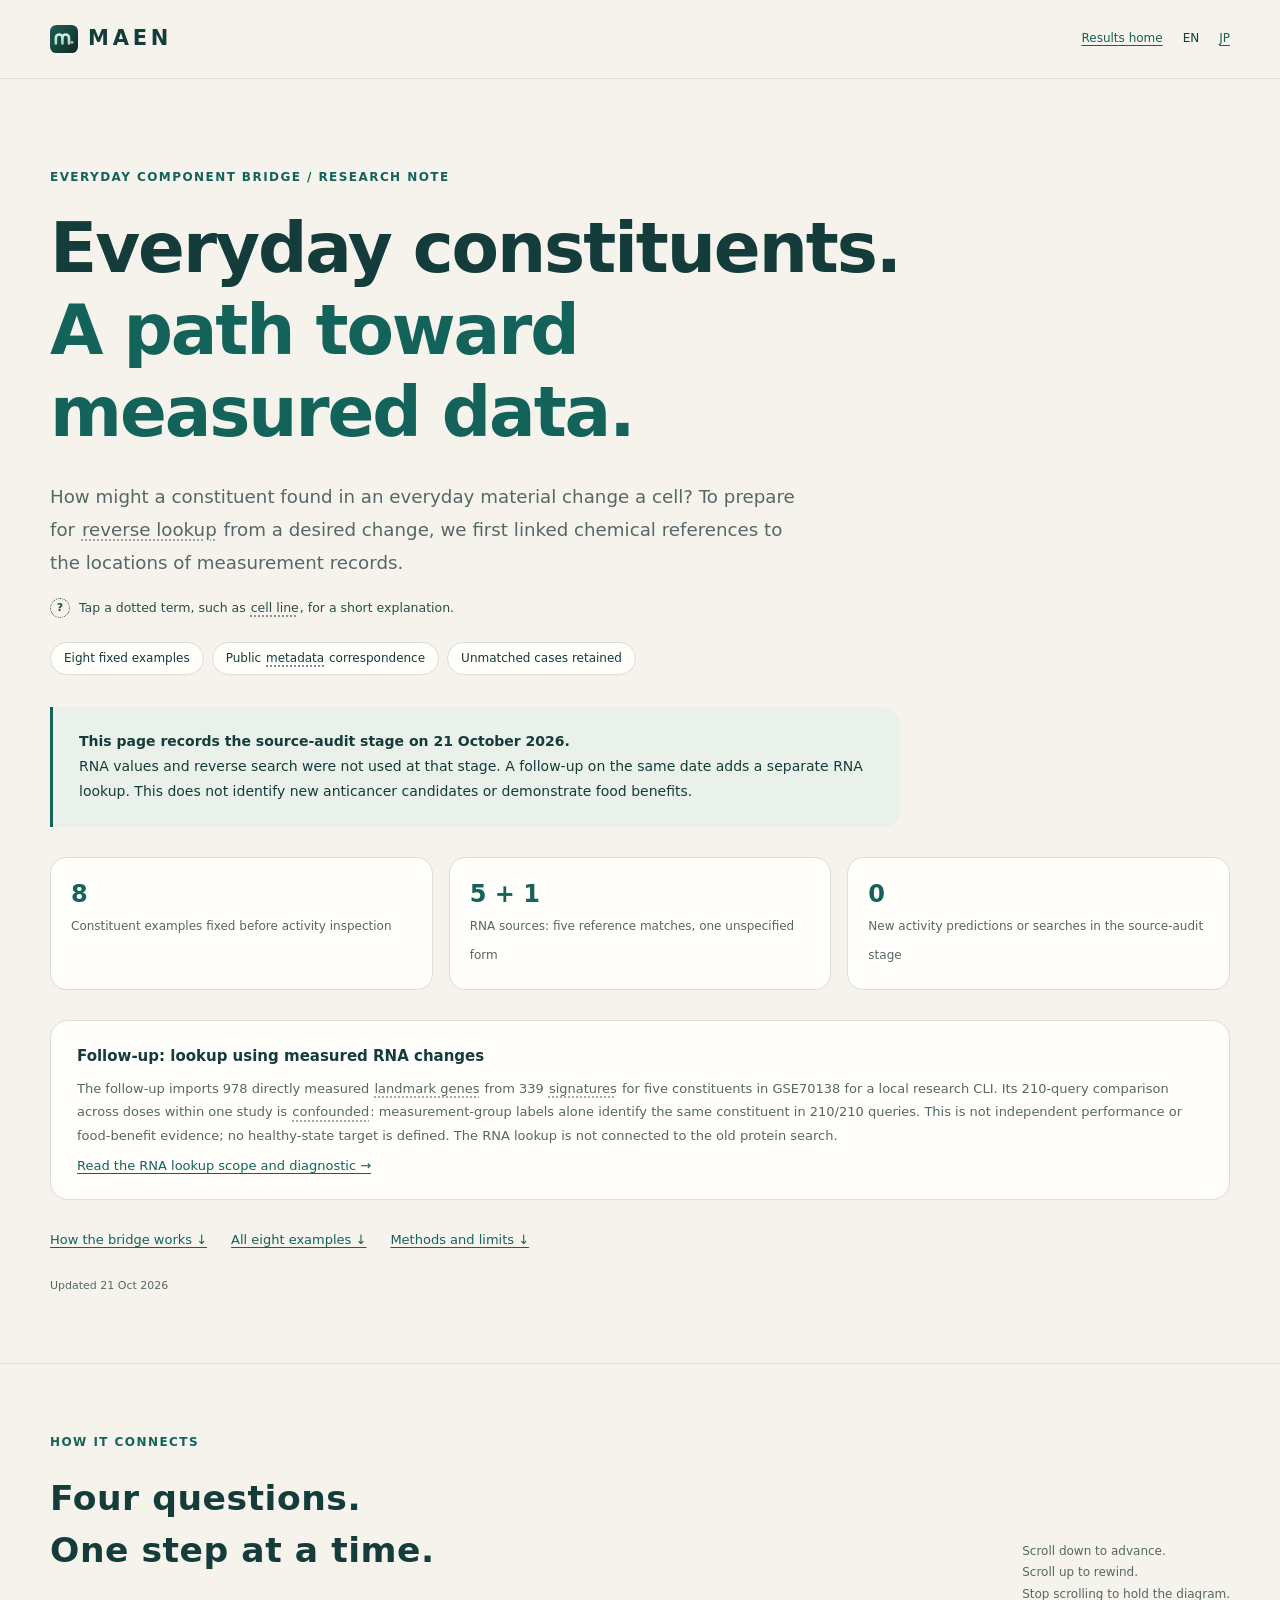
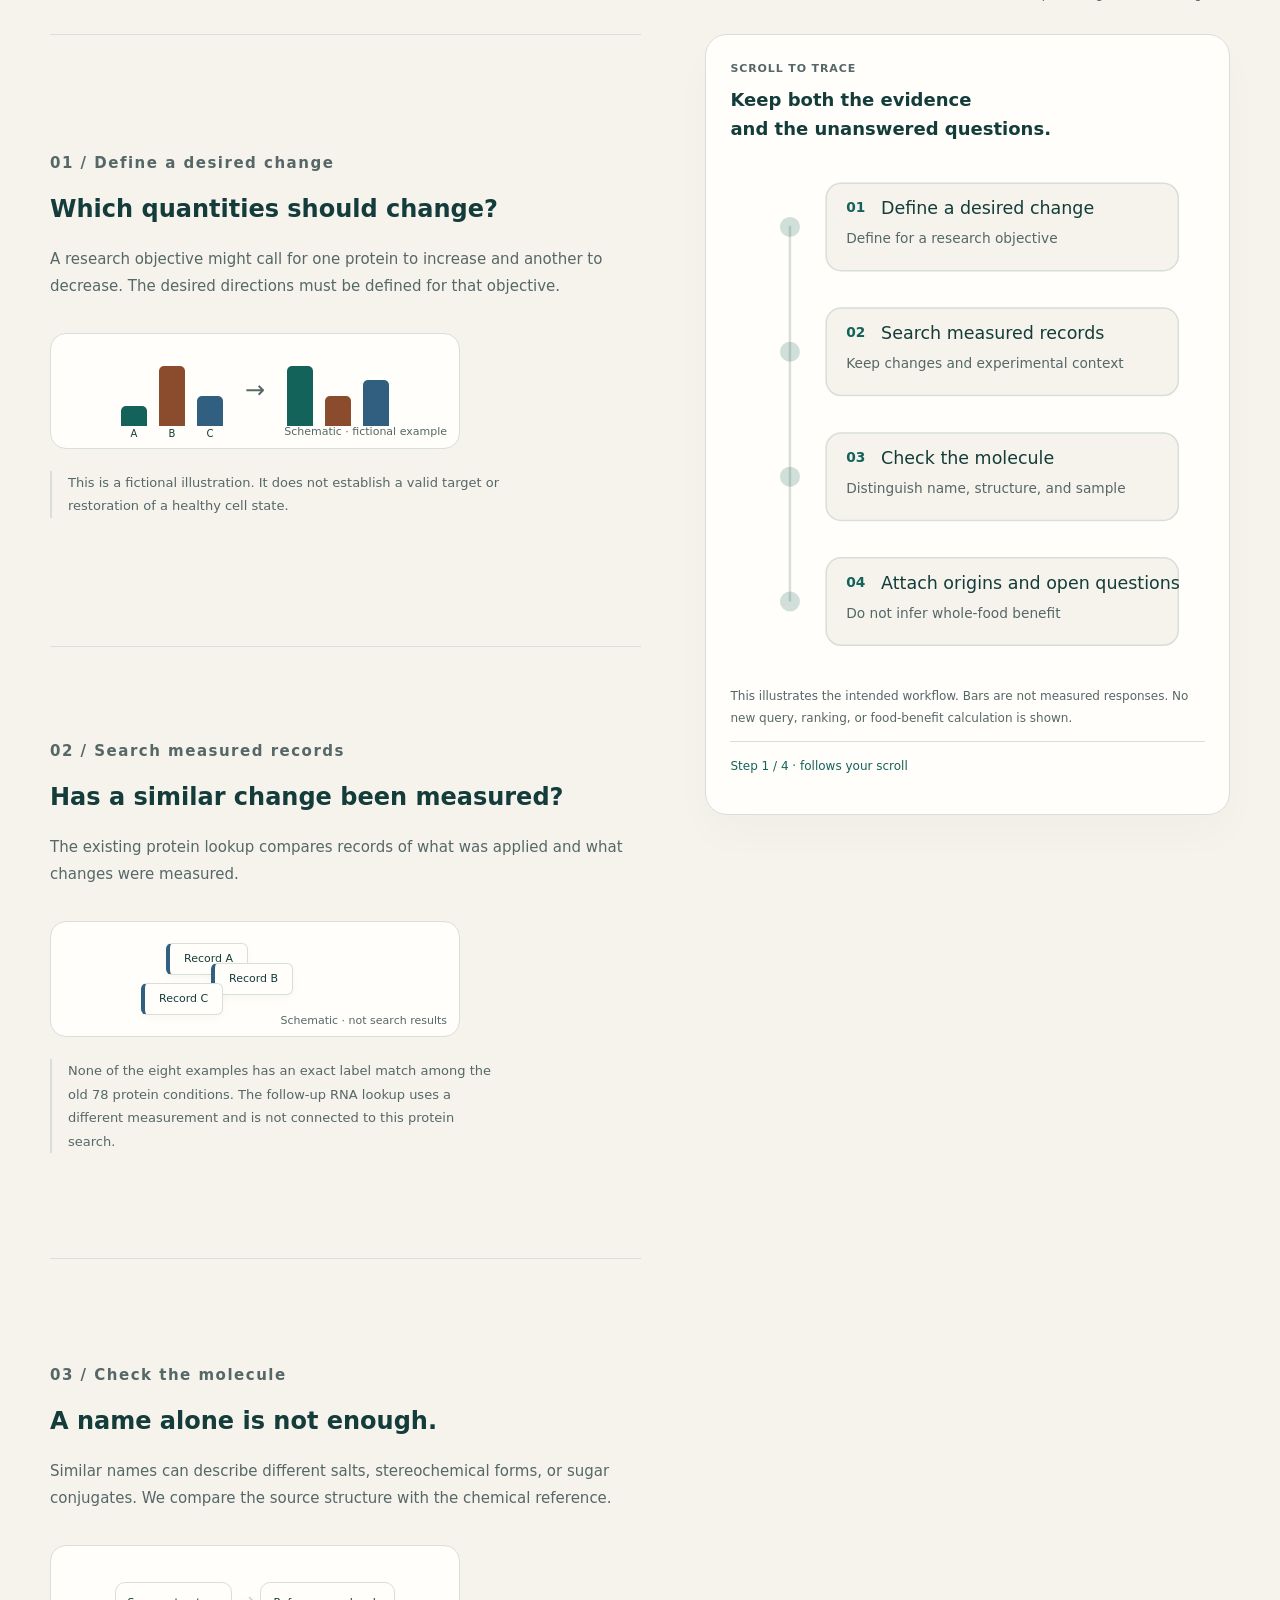
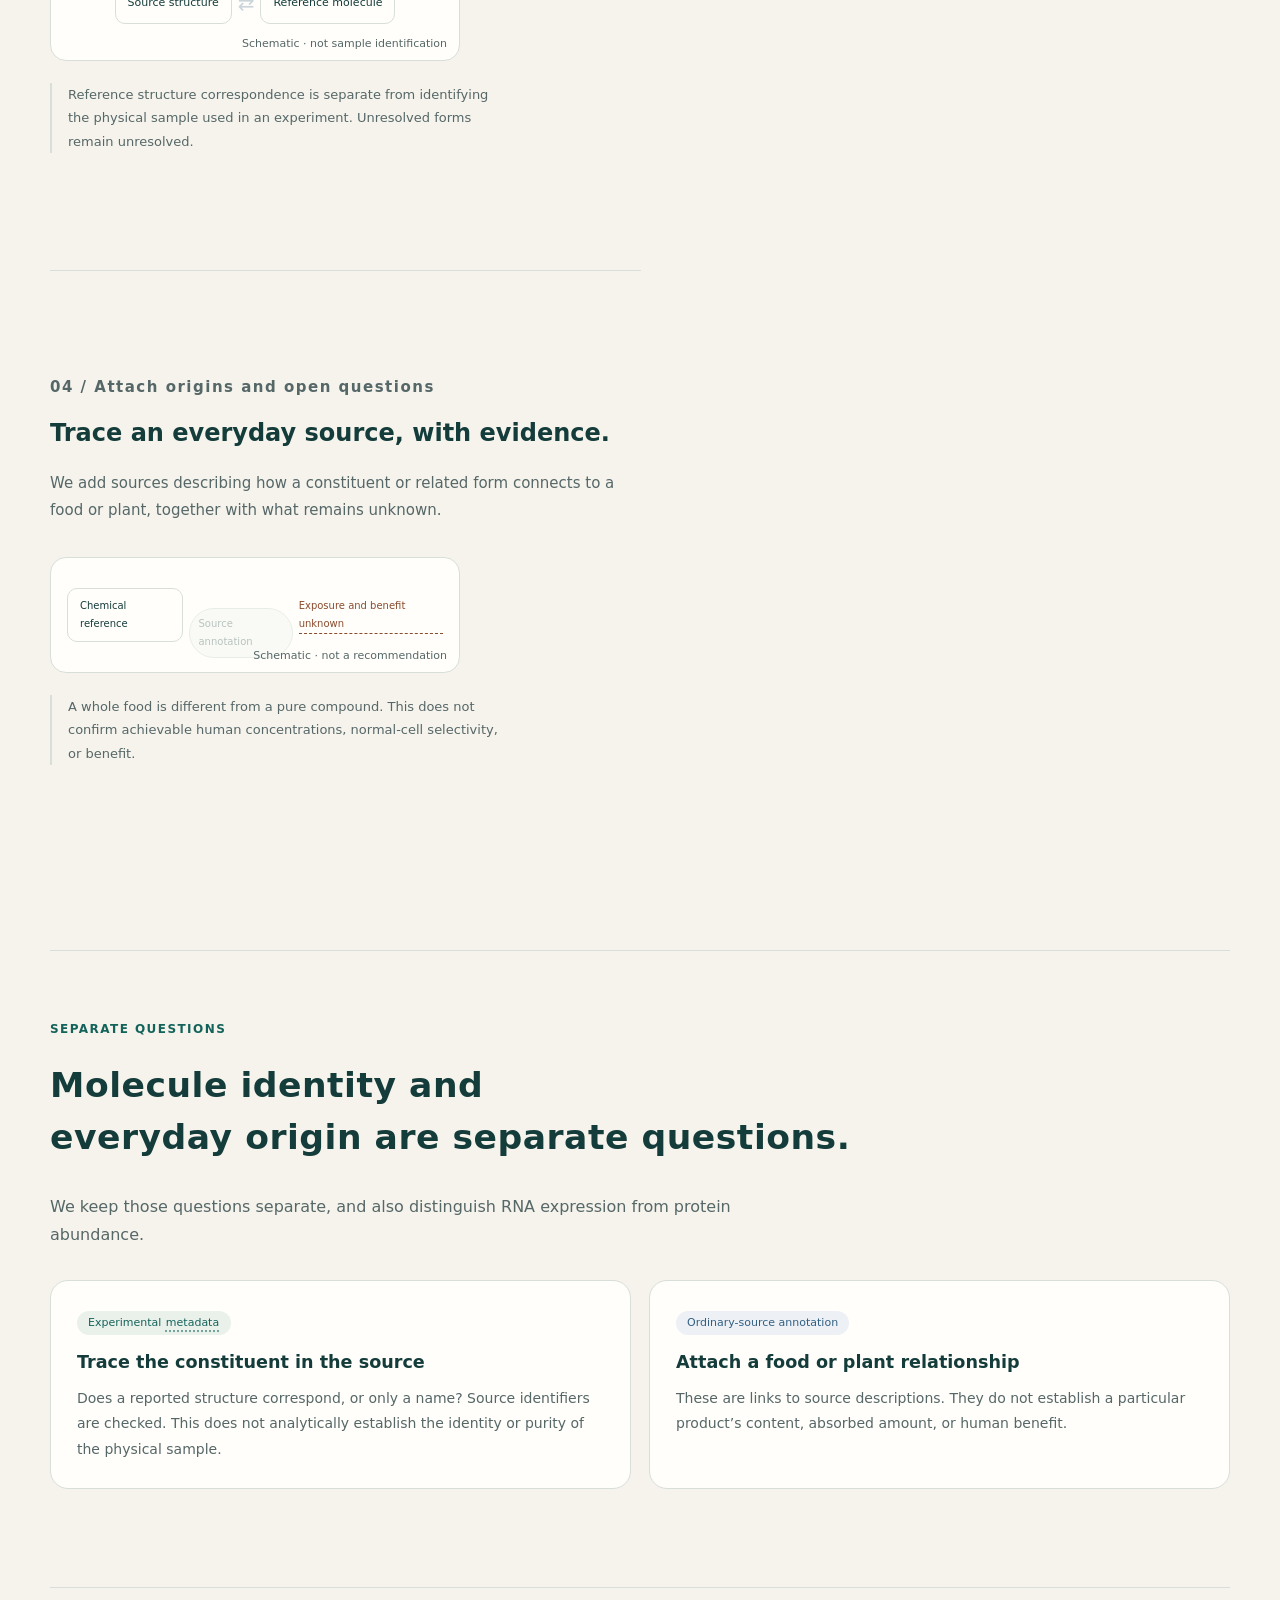
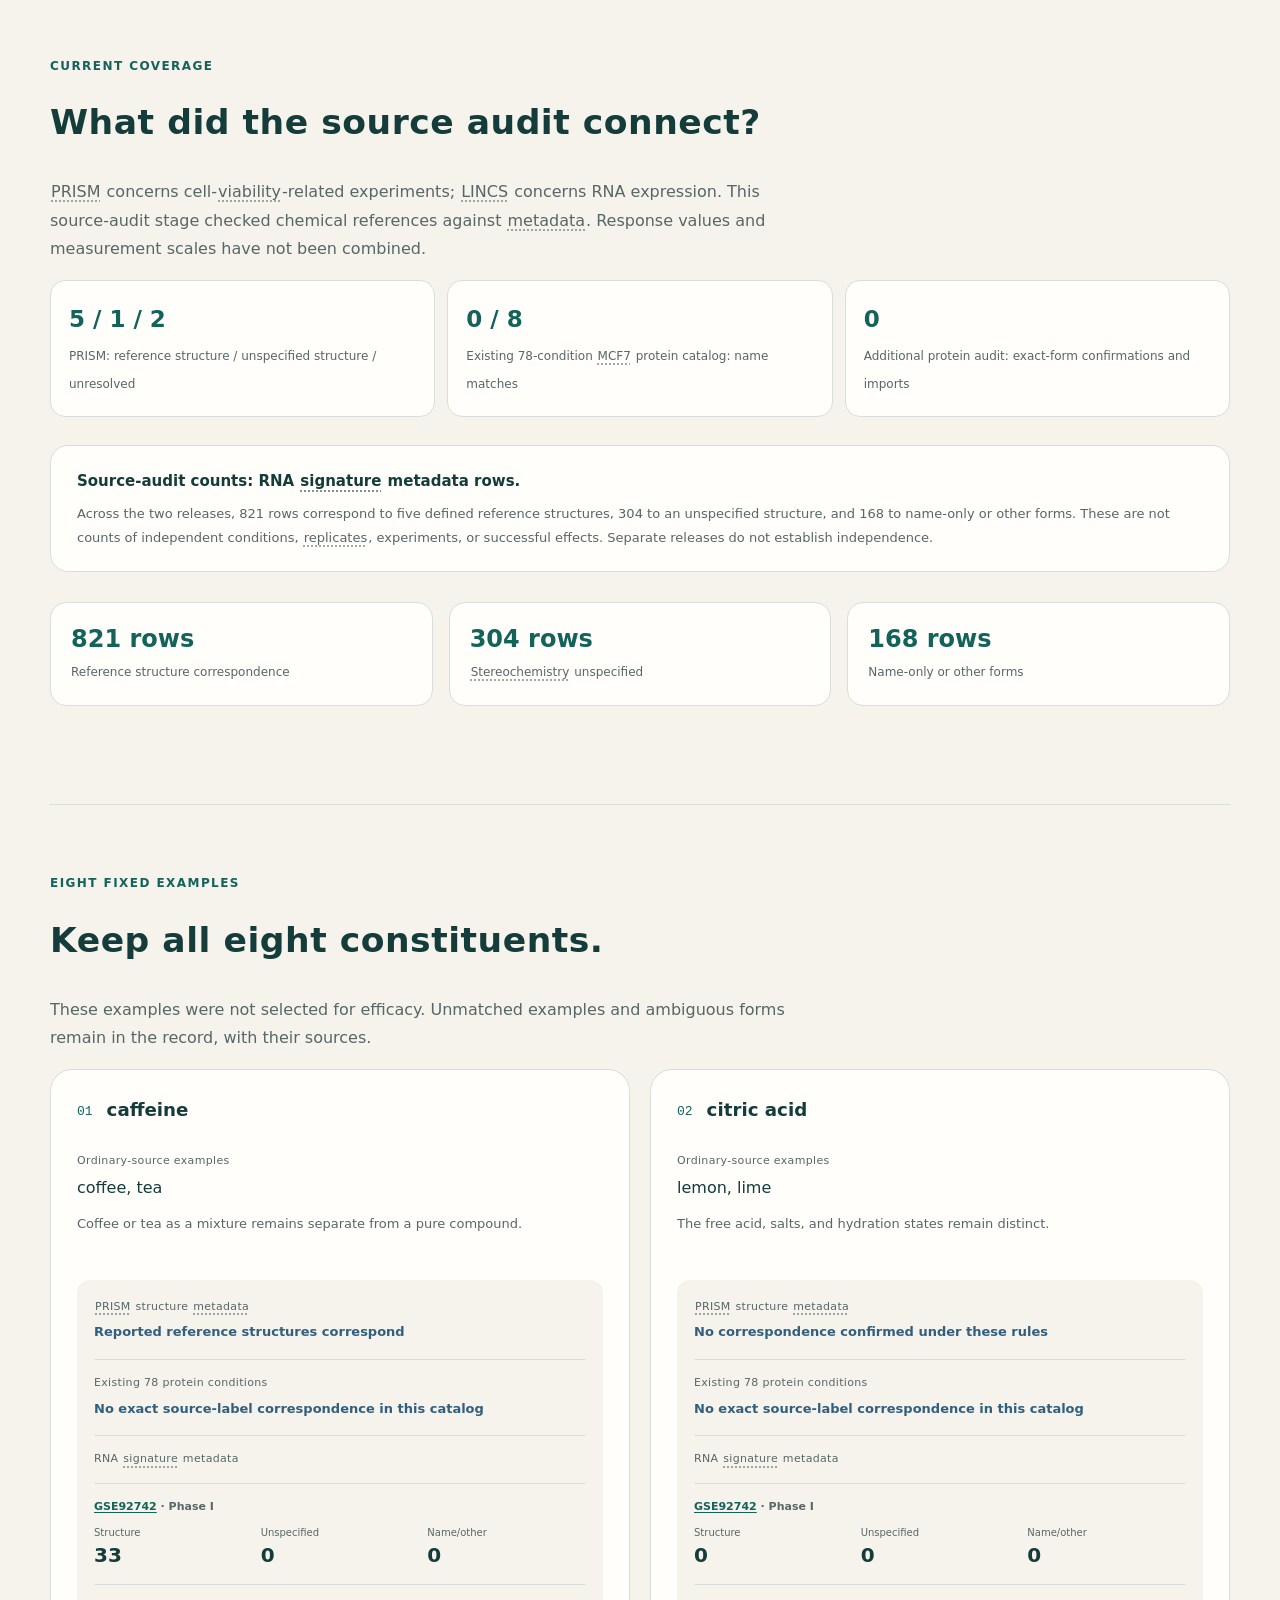
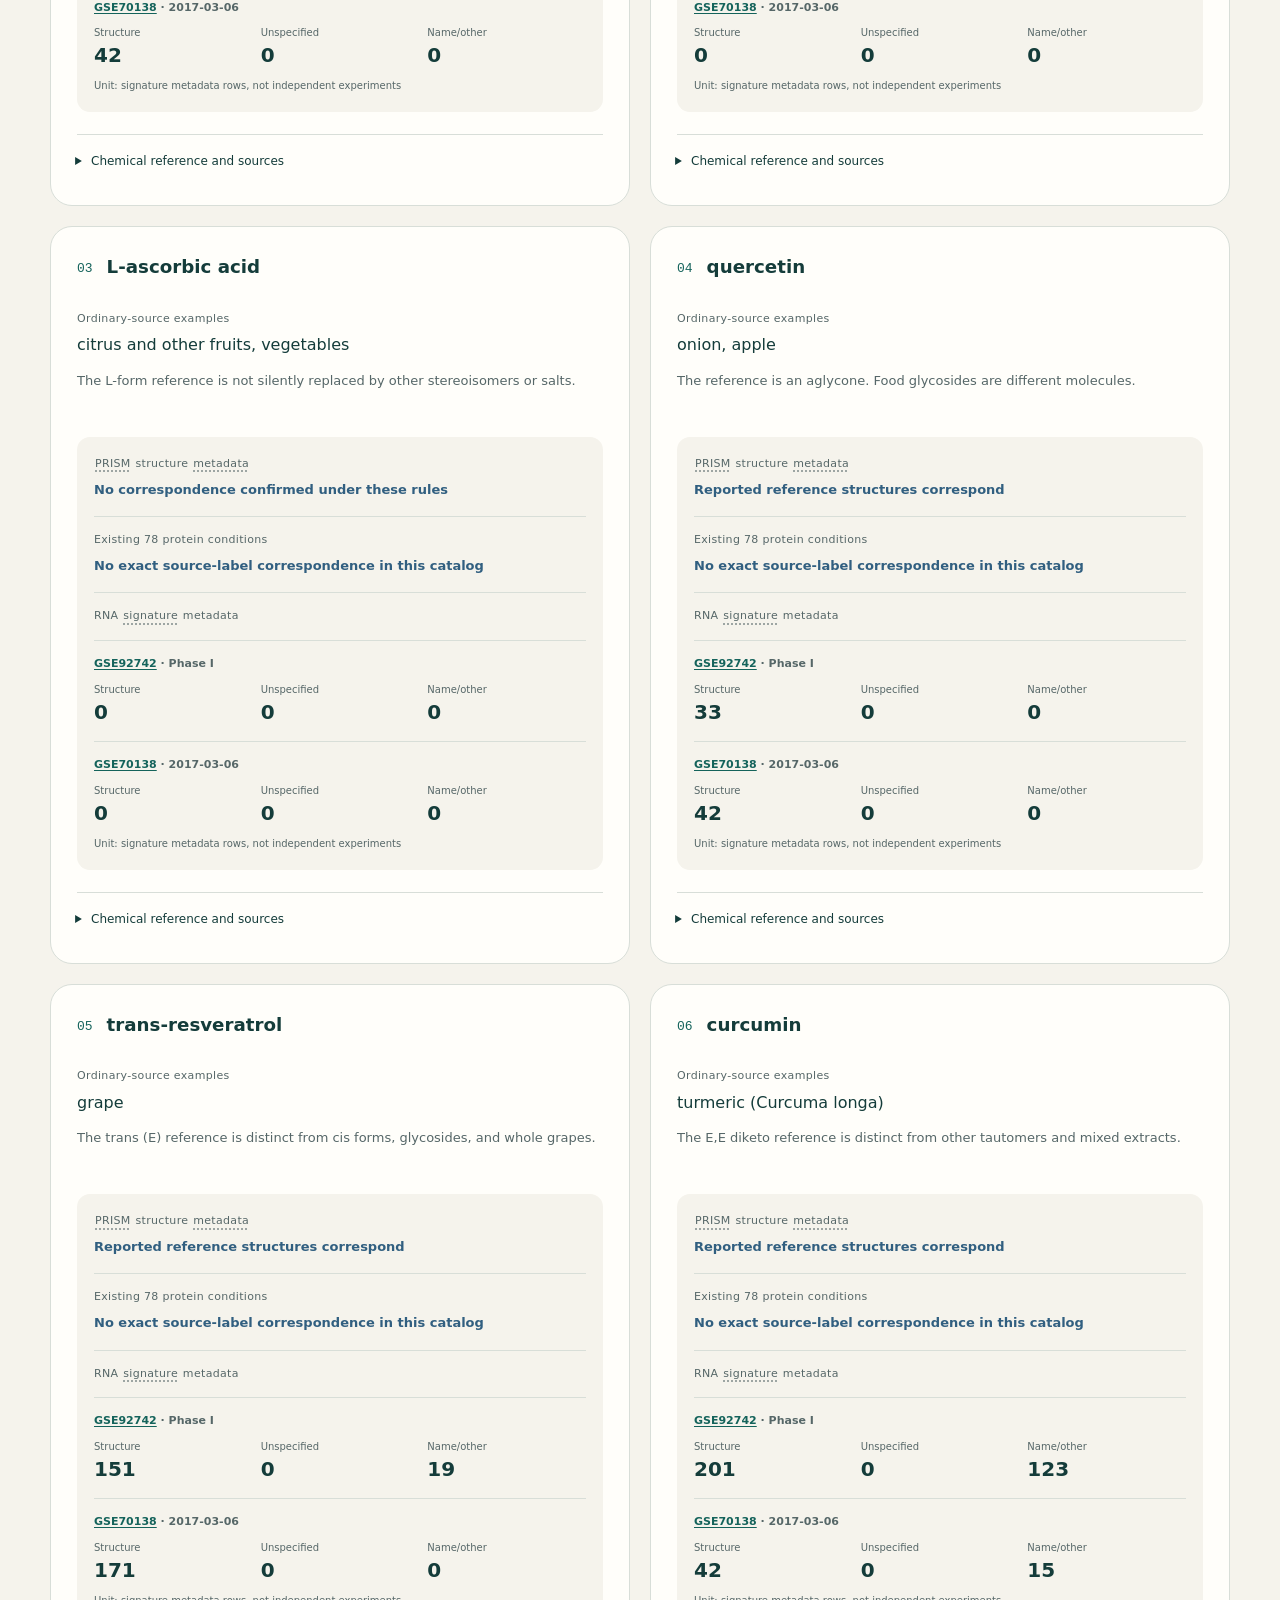
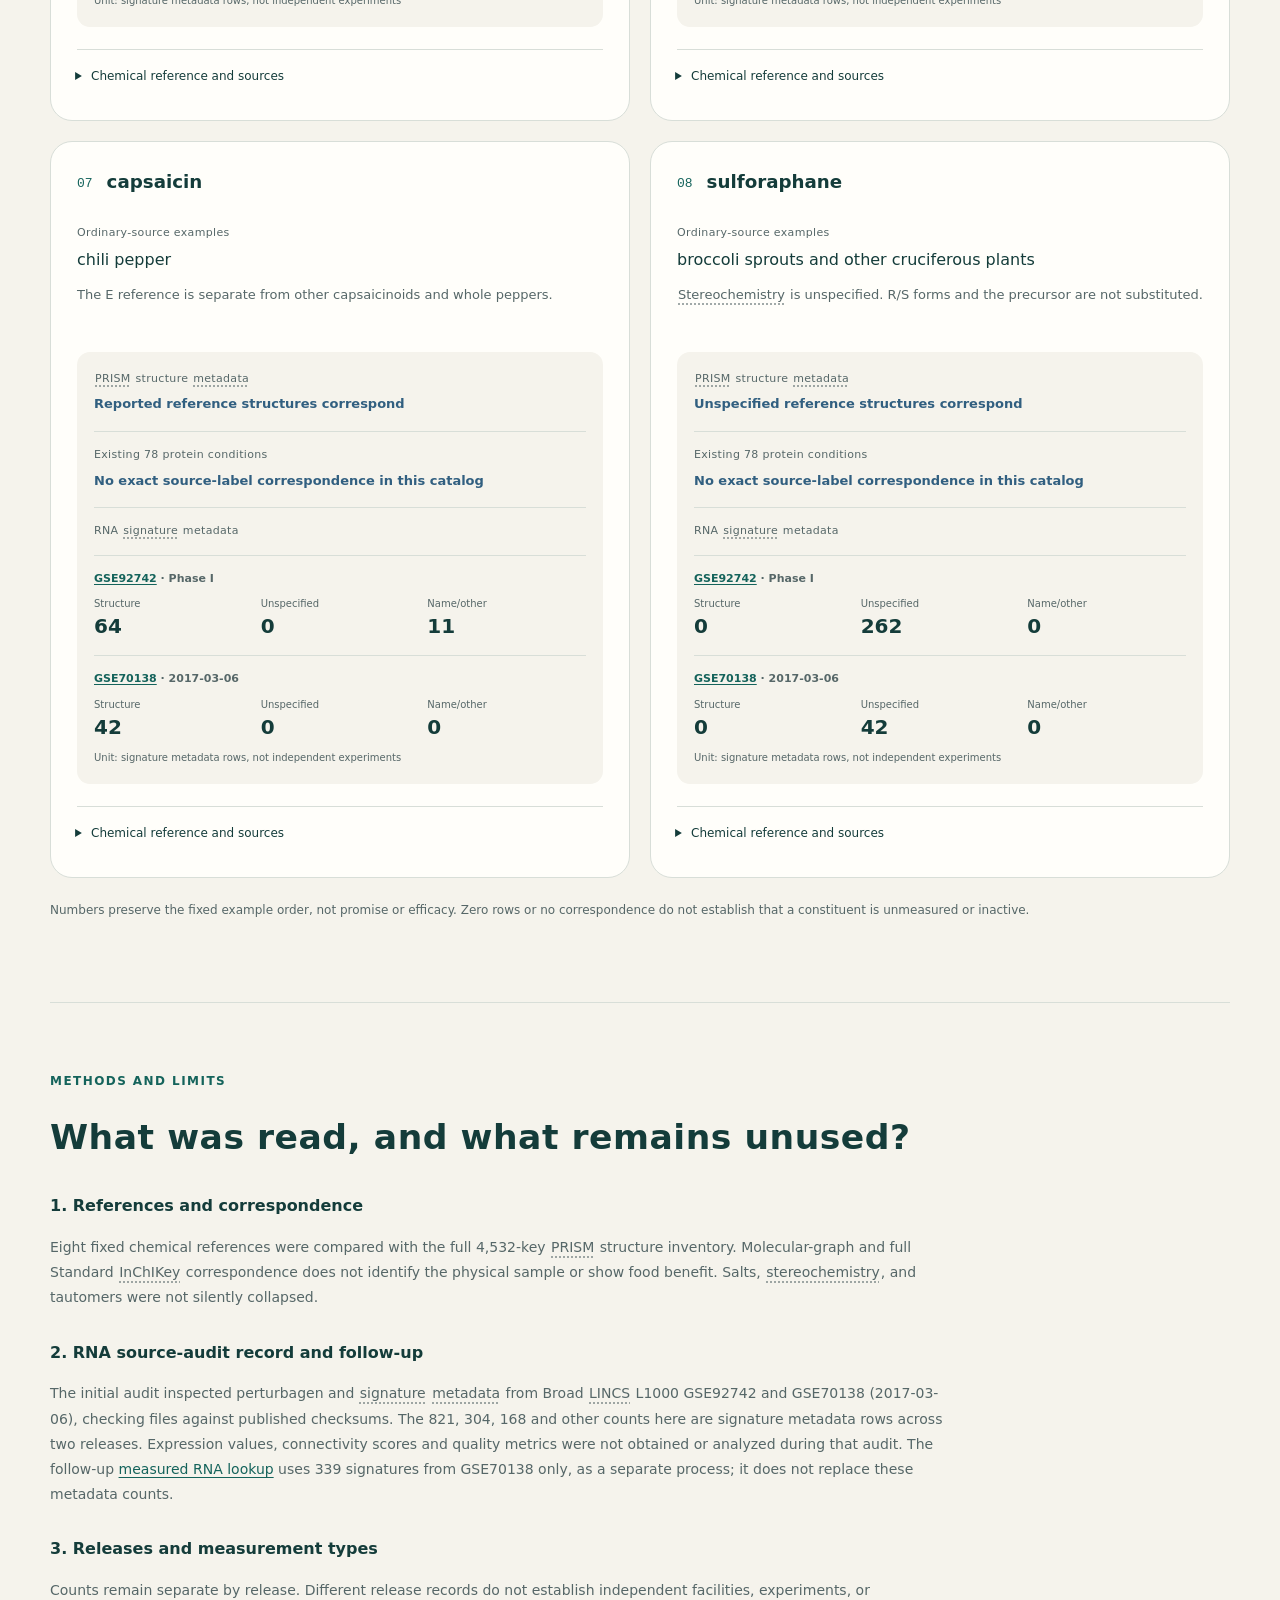
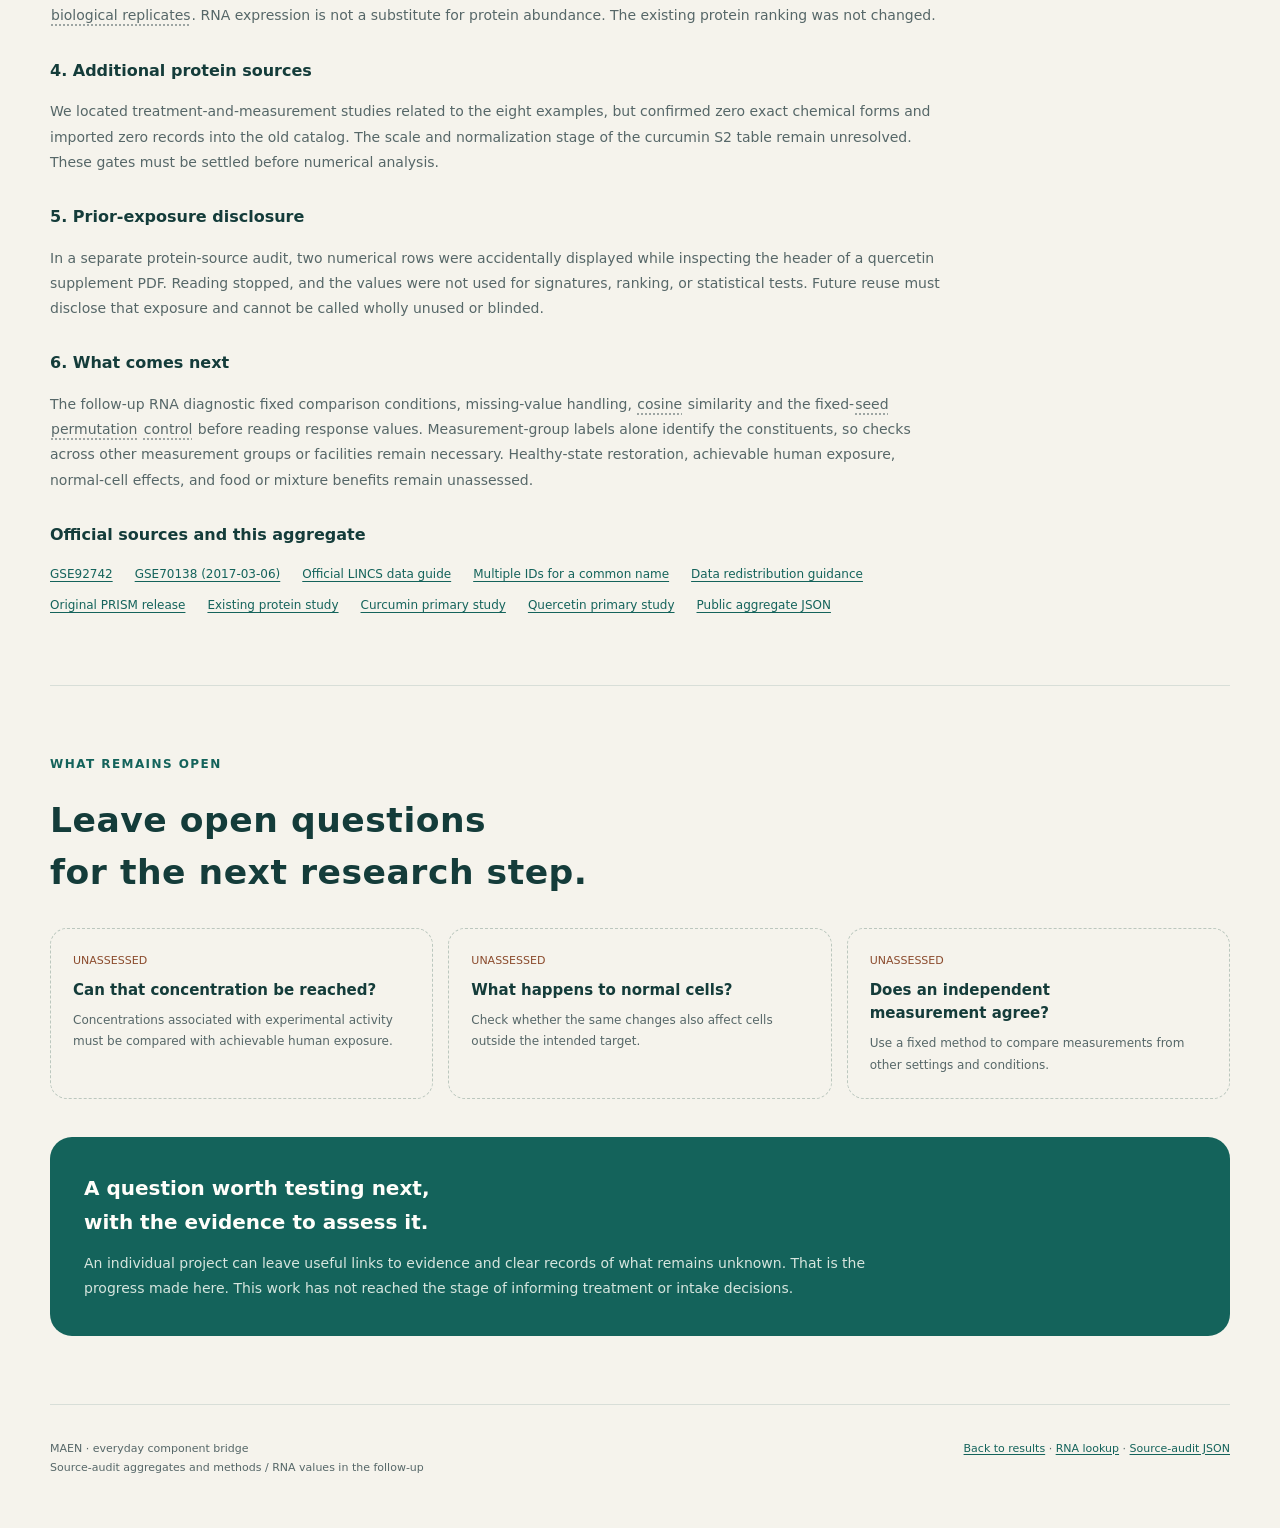
<file: everyday-en.html>
<!doctype html>
<html lang="en"><head><meta charset="utf-8"><meta name="viewport" content="width=device-width,initial-scale=1"><title>MAEN — Connecting everyday constituents to measured data.</title><meta name="description" content="A source-audit record linking eight fixed references and ordinary origins to PRISM and LINCS metadata, with a follow-up RNA lookup. Food benefit and achievable human exposure remain unvalidated."><meta name="theme-color" content="#103f3b"><link rel="icon" href="favicon.svg?v=2" type="image/svg+xml"><link rel="alternate" hreflang="ja" href="everyday.html"><link rel="alternate" hreflang="en" href="everyday-en.html"><style>

:root{color-scheme:light;--paper:#f5f3ec;--white:#fffefa;--ink:#143c3a;--muted:#566768;--line:#d8ded8;--green:#14635b;--green-soft:#eaf1eb;--copper:#8b4b2d;--blue:#315f80;--radius:22px;--story-progress:1}
*{box-sizing:border-box}html{scroll-behavior:auto}body{margin:0;background:var(--paper);color:var(--ink);font-family:ui-sans-serif,system-ui,-apple-system,BlinkMacSystemFont,"Hiragino Kaku Gothic ProN","Yu Gothic",Meiryo,sans-serif;line-height:1.8;-webkit-font-smoothing:antialiased}a{color:var(--green);text-underline-offset:.22em}a:hover{color:var(--copper)}button,summary,a{-webkit-tap-highlight-color:transparent}a:focus-visible,button:focus-visible,summary:focus-visible{outline:3px solid var(--blue);outline-offset:5px}button{font:inherit}svg{display:block;max-width:100%;height:auto}code{font:12px/1.8 ui-monospace,SFMono-Regular,Consolas,monospace;overflow-wrap:anywhere}h1,h2,h3,p{margin-top:0}h1,h2,h3{text-wrap:balance}p{overflow-wrap:break-word}h2{font-size:clamp(1.45rem,2.7vw,2.2rem);letter-spacing:.015em;line-height:1.5}h3{font-size:1.14rem;line-height:1.55}::selection{background:#c8ded0}.shell{width:min(1180px,calc(100% - 64px));margin-inline:auto}.topbar{border-bottom:1px solid var(--line);background:var(--paper)}.topbar-inner{display:flex;align-items:center;justify-content:space-between;gap:24px;padding-block:20px}.wordmark{font-size:21px;letter-spacing:.18em;font-weight:700;text-decoration:none;color:var(--ink)}.top-note{font-size:12px;color:var(--muted);margin:0}.eyebrow{font-size:12px;font-weight:700;letter-spacing:.12em;color:var(--green);margin-bottom:20px}.hero{padding-block:88px 56px}.hero h1{max-width:900px;font-size:clamp(2.1rem,5.7vw,4.25rem);font-weight:600;letter-spacing:.035em;line-height:1.45;margin-bottom:28px}.hero h1 em{font-style:normal;color:var(--green)}.hero-lead{max-width:760px;font-size:clamp(1rem,1.7vw,1.14rem);color:var(--muted);margin-bottom:32px}.scope-tags{display:flex;flex-wrap:wrap;gap:8px}.tag{border:1px solid var(--line);border-radius:999px;padding:5px 13px;font-size:12px;background:var(--white)}.intro-note{background:var(--green-soft);border-left:3px solid var(--green);padding:22px 26px;max-width:850px;margin-top:32px;border-radius:0 16px 16px 0;font-size:14px}.intro-note p{margin:0}.section{padding-block:68px;border-top:1px solid var(--line)}.section-intro{max-width:750px;color:var(--muted)}.story-head{display:flex;justify-content:space-between;align-items:end;gap:24px;margin-bottom:28px}.scroll-hint{font-size:12px;color:var(--muted);max-width:220px;margin:0}.story-layout{display:grid;grid-template-columns:1.06fr .94fr;gap:64px;align-items:start}.story-steps{min-width:0}.story-step{--phase-progress:1;border-top:1px solid var(--line);padding:36px 0;min-height:68vh;display:flex;flex-direction:column;justify-content:center;scroll-margin-top:25px}.step-number{font-size:12px;color:var(--green);font-weight:700;letter-spacing:.1em;margin-bottom:14px}.story-step h3{font-size:1.5rem;margin-bottom:18px}.story-step p{color:var(--muted);font-size:15px}.plain-detail{font-size:13px!important;border-left:2px solid var(--line);padding-left:16px;max-width:450px}.mini-visual{height:116px;overflow:hidden;margin:18px 0 22px;position:relative;background:var(--white);border:1px solid var(--line);border-radius:16px;display:flex;align-items:center;justify-content:center;gap:12px;padding:16px}.mini-label{font-size:11px;color:var(--muted);position:absolute;right:12px;bottom:6px}.toy-bars{display:flex;gap:12px;height:70px;align-items:end}.toy-bar{height:calc(20px + var(--phase-progress)*40px);width:26px;background:var(--green);border-radius:5px 5px 0 0;position:relative}.toy-bar:nth-child(2){height:calc(60px - var(--phase-progress)*30px);background:var(--copper)}.toy-bar:nth-child(3){height:calc(30px + var(--phase-progress)*16px);background:var(--blue)}.toy-letter{position:absolute;top:100%;width:100%;text-align:center;font-size:10px;line-height:16px}.mini-arrow{font-size:24px;color:var(--muted);margin-inline:16px}.target-bars .toy-bar{height:60px}.target-bars .toy-bar:nth-child(2){height:30px}.target-bars .toy-bar:nth-child(3){height:46px}.record-stack{height:72px;position:relative;width:178px}.record-chip{position:absolute;left:calc(var(--phase-progress)*var(--x,0px));top:var(--y,0px);background:var(--white);border:1px solid var(--line);border-left:4px solid var(--blue);padding:5px 14px;font-size:11px;box-shadow:0 3px 8px #18342d08;border-radius:6px;transform:translateX(calc((1 - var(--phase-progress))*var(--offset,0px)))}.record-chip:nth-child(2){--y:20px;--x:12px;--offset:45px}.record-chip:nth-child(3){--y:40px;--x:24px;--offset:-25px}.identity-box{border:1px solid var(--line);border-radius:10px;padding:12px 16px;font-size:12px;background:var(--white);position:relative;min-width:98px;text-align:center}.identity-box:after{content:"";position:absolute;left:0;right:0;bottom:0;height:3px;background:var(--green);transform:scaleX(var(--phase-progress));transform-origin:left;border-radius:10px}.check-bridge{font-size:20px;color:var(--blue);opacity:calc(.25 + var(--phase-progress)*.75)}.origin-box{font-size:12px;border:1px solid var(--line);border-radius:10px;padding:8px 12px}.origin-badge{font-size:11px;border:1px solid #b6c5bd;padding:6px 10px;background:var(--green-soft);border-radius:99px;transform:translateY(calc((1 - var(--phase-progress))*18px));opacity:calc(.3 + var(--phase-progress)*.7)}.origin-open{font-size:11px;color:var(--copper);border-bottom:1px dashed var(--copper)}.story-visual{position:relative;top:auto;padding:24px;background:var(--white);border:1px solid var(--line);border-radius:var(--radius);box-shadow:0 20px 40px #16352a06;max-height:calc(100vh - 72px)}.story-visual[data-pinned="true"]{position:sticky;top:36px}.visual-kicker{font-size:11px;font-weight:700;letter-spacing:.08em;color:var(--muted);margin-bottom:8px}.visual-title{font-size:18px;font-weight:600;line-height:1.6}.diagram-node{fill:var(--paper);stroke:var(--line);stroke-width:1.2}.diagram-text{font-family:inherit;fill:var(--ink);font-size:14px}.diagram-sub{font-family:inherit;fill:var(--muted);font-size:11px}.diagram-number{font-family:inherit;fill:var(--green);font-size:11px;font-weight:700}.diagram-path{stroke:var(--line);stroke-width:2;fill:none}.diagram-path-active{stroke:var(--green);stroke-width:2;fill:none;stroke-dasharray:340;stroke-dashoffset:calc(340*(1 - var(--story-progress)))}.diagram-accent{fill:var(--green);opacity:calc(.2 + var(--story-progress)*.8)}.visual-caption{font-size:12px;line-height:1.8;color:var(--muted);margin:12px 0 0}.visual-status{border-top:1px solid var(--line);padding-top:14px;margin-top:12px;font-size:12px;color:var(--green)}.meaning-grid{display:grid;grid-template-columns:1fr 1fr;gap:18px;margin-block:30px}.meaning-card{padding:26px;border:1px solid var(--line);border-radius:18px;background:var(--white)}.meaning-card .label{display:inline-block;background:var(--green-soft);border-radius:99px;padding:2px 11px;font-size:11px;color:var(--green);margin-bottom:14px}.meaning-card:nth-child(2) .label{background:#edf0f5;color:var(--blue)}.meaning-card h3{font-size:1.1rem;margin-bottom:10px}.meaning-card p{font-size:14px;color:var(--muted);margin:0}.coverage-banner{padding:22px 26px;background:var(--white);border:1px solid var(--line);border-radius:18px;margin-block:28px}.coverage-banner strong{display:block;font-size:15px}.coverage-banner p{font-size:13px;color:var(--muted);margin:7px 0 0}.coverage-summary{display:flex;flex-wrap:wrap;gap:6px 20px;margin-top:14px;font-size:12px;color:var(--muted)}.compound-grid{display:grid;grid-template-columns:repeat(2,minmax(0,1fr));gap:20px}.compound-card{background:var(--white);border:1px solid var(--line);border-radius:var(--radius);padding:26px;min-width:0}.compound-head{display:flex;align-items:start;gap:14px;margin-bottom:24px}.compound-number{color:var(--green);font-family:ui-monospace,monospace;font-size:13px;padding-top:4px}.compound-head h3{margin-bottom:3px}.latin-name{font-size:12px;color:var(--muted);margin:0}.line-label{display:block;font-size:11px;letter-spacing:.03em;color:var(--muted);margin-bottom:4px}.source-line p{font-size:16px;margin-bottom:10px;line-height:1.65}.form-note{color:var(--muted);font-size:13px;min-height:3.7em;margin-bottom:20px}.coverage{background:var(--paper);border-radius:13px;padding:17px;display:grid;gap:15px}.coverage>div+div{border-top:1px solid var(--line);padding-top:13px}.coverage-status{font-size:13px;font-weight:600;color:var(--blue);margin:0}.coverage-detail{font-size:11px;line-height:1.75;color:var(--muted);margin:5px 0 0}.reference-details{border-top:1px solid var(--line);margin-top:22px;padding-top:16px}.reference-details summary{font-size:12px;cursor:pointer;list-style-position:outside;margin-left:14px}.reference-body{font-size:12px;margin-top:20px}.reference-body p{margin-bottom:14px}.reference-body a{font-size:12px}.source-links a{display:inline-block;margin-right:14px}.small{font-size:11px!important;color:var(--muted)}.unknowns{display:grid;grid-template-columns:repeat(3,1fr);gap:15px;margin-top:26px}.unknown-card{border:1px dashed #bbc7be;border-radius:17px;padding:22px}.unknown-card .open-mark{display:block;color:var(--copper);font-size:11px;margin-bottom:8px}.unknown-card h3{font-size:15px;margin-bottom:8px}.unknown-card p{font-size:12px;color:var(--muted);margin:0}.closing{padding:34px;border-radius:22px;background:var(--green);color:var(--white);margin-top:38px}.closing h3{font-size:20px;line-height:1.7;margin-bottom:12px}.closing p{font-size:14px;color:#d6e5de;max-width:800px;margin:0}.footer{padding-block:34px 50px;border-top:1px solid var(--line);display:flex;justify-content:space-between;gap:24px;color:var(--muted);font-size:11px}.footer p{margin:0}.noscript-note{padding:16px 22px;border:1px solid var(--line);border-radius:16px;font-size:13px;margin-top:25px}.live-only{display:none}
@media(min-width:1000px) and (min-height:700px){.story-step .mini-visual{width:100%;max-width:410px}}
@media(max-width:999px),(max-height:699px){.story-layout{display:block}.story-visual{display:none}.story-step{min-height:0;padding:30px 0}.story-step .mini-visual{max-width:600px;height:130px}.story-step h3{font-size:1.32rem}.story-step p{max-width:720px}.plain-detail{max-width:none}}
@media(max-width:650px){.shell{width:calc(100% - 36px)}.topbar-inner{padding-block:16px;gap:12px}.top-note{font-size:10px;max-width:160px;text-align:right}.wordmark{font-size:18px}.hero{padding-block:54px 40px}.hero h1{font-size:2rem;letter-spacing:.02em}.hero-lead{font-size:14px}.eyebrow{font-size:10px}.intro-note{font-size:12px;padding:18px}.tag{font-size:10px;padding:4px 10px}.section{padding-block:40px}.story-head{display:block;margin-bottom:20px}.scroll-hint{max-width:none}.meaning-grid,.compound-grid,.unknowns{grid-template-columns:1fr}.meaning-card,.compound-card{padding:22px}.coverage-banner{padding:20px}.form-note{min-height:0}.story-step{scroll-margin-top:16px}.mini-visual{gap:6px;padding:12px}.mini-arrow{margin-inline:8px}.identity-box{min-width:90px;font-size:11px;padding:10px}.origin-box{font-size:11px;padding:8px}.origin-badge{font-size:10px;padding:5px 8px}.origin-open{font-size:10px}.closing{padding:25px}.closing h3{font-size:17px}.closing p{font-size:12px}.footer{display:block}.footer p+p{margin-top:10px}}
@media(prefers-reduced-motion:reduce){:root{--story-progress:1}.story-step{--phase-progress:1!important}.diagram-path-active{stroke-dashoffset:0}.origin-badge,.record-chip{transform:none!important}.live-only{display:none!important}}
@media print{body{background:white;color:#111}.shell{width:100%}.hero{padding-top:15px}.topbar,.scroll-hint,.story-visual{display:none}.section{padding-block:24px}.story-layout{display:block}.story-step{min-height:0;break-inside:avoid;--phase-progress:1!important}.compound-grid{display:block}.compound-card{margin-bottom:15px;break-inside:avoid}.reference-details .reference-body{display:block}.reference-details summary{list-style:none}.meaning-grid,.unknowns{display:block}.meaning-card,.unknown-card{margin-bottom:10px}.closing{background:white;color:#111;border:1px solid #999}.closing p{color:#333}a{color:#111}.footer{padding-block:15px}.origin-badge,.record-chip{transform:none!important}}


.rna-coverage{margin-top:18px;padding:18px;background:#edf1f5;border:1px solid #d5dfe7;border-radius:12px}.rna-coverage .coverage-status{color:var(--blue)}.rna-coverage p:last-child{margin-bottom:0}.rna-note{margin:24px 0;padding:22px 26px;border:1px solid #d5dfe7;border-radius:18px;background:#edf1f5}.rna-note p{font-size:13px;margin:8px 0 0;color:var(--muted)}

.skip-link{position:fixed;top:8px;left:16px;transform:translateY(-180%);z-index:100;background:var(--white);padding:9px 18px;border:2px solid var(--green)}.skip-link:focus{transform:none}.topbar-nav{display:flex;gap:20px;align-items:center;font-size:12px}.topbar-nav a{min-height:32px;display:inline-flex;align-items:center}.topbar-inner .wordmark{display:flex;align-items:center;gap:10px}.wordmark img{width:28px;height:28px}.facts{display:grid;grid-template-columns:repeat(3,minmax(0,1fr));gap:16px;margin-block:30px}.fact{border:1px solid var(--line);border-radius:16px;padding:20px;background:var(--white)}.fact strong{display:block;font-size:24px;line-height:1.4;color:var(--green);font-variant-numeric:tabular-nums}.fact span{font-size:12px;color:var(--muted)}.rna-record{border-top:1px solid var(--line);padding-top:13px;margin-top:14px}.rna-record h4{font-size:11px;color:var(--muted);margin:0 0 8px}.rna-values{display:grid;grid-template-columns:repeat(3,minmax(0,1fr));gap:8px}.rna-values span{display:block;font-size:10px;color:var(--muted);line-height:1.5}.rna-values strong{display:block;font-size:20px;line-height:1.5;font-variant-numeric:tabular-nums;color:var(--ink)}.rna-unit{font-size:10px;color:var(--muted);margin:7px 0 0}.methods-content{font-size:14px;max-width:900px;color:var(--muted)}.methods-content h3{font-size:16px;color:var(--ink);margin-top:30px}.methods-content p{margin-bottom:16px}.method-source-list{display:flex;flex-wrap:wrap;gap:10px 22px;font-size:12px}.compact-note{font-size:12px;color:var(--muted)}.status-list{display:grid;grid-template-columns:repeat(3,minmax(0,1fr));gap:12px}.status-list div{border:1px solid var(--line);border-radius:15px;padding:18px;background:var(--white)}.status-list strong{display:block;font-size:23px;color:var(--green);font-variant-numeric:tabular-nums}.status-list span{font-size:12px;color:var(--muted)}html[lang=en] h1{letter-spacing:-.03em;line-height:1.18;font-size:clamp(2.4rem,5.4vw,4.4rem)}html[lang=en] .mini-visual{gap:6px}html[lang=en] .identity-box{font-size:11px;padding:10px 12px}html[lang=en] .origin-box{font-size:10px}html[lang=en] .origin-badge{font-size:10px;padding-inline:8px}html[lang=en] .origin-open{font-size:10px}.reference-details summary{min-height:28px}.scope-links{display:flex;flex-wrap:wrap;gap:14px 24px;font-size:13px;margin-top:28px}@media(max-width:650px){.topbar-nav{font-size:11px;gap:13px}.topbar-nav .back-home{max-width:100px}.facts,.status-list{grid-template-columns:1fr}.fact{padding:17px}.fact strong{font-size:21px}.hero h1{font-size:2rem}.rna-values{gap:6px}.rna-values strong{font-size:19px}.methods-content{font-size:13px}html[lang=en] h1{font-size:2.6rem}html[lang=en] .mini-visual{flex-wrap:wrap;align-content:center}html[lang=en] .origin-open{font-size:9px}}@media print{.skip-link,.topbar-nav{display:none}.facts,.status-list{display:block}.fact,.status-list div{margin-bottom:10px}.rna-values{display:flex;gap:35px}.compound-card{break-inside:avoid}.methods-content{max-width:none}}
</style><link rel="stylesheet" href="motion.css"><link rel="stylesheet" href="glossary.css"><script src="motion.js" defer></script><script src="glossary.js" defer></script></head><body>
<a class="skip-link" href="#main">Skip to content</a>
<header class="topbar"><div class="shell topbar-inner"><a class="wordmark" href="en.html" aria-label="MAEN"><img src="favicon.svg?v=2" alt="" width="28" height="28">MAEN</a><nav class="topbar-nav" aria-label="Page and language"><a class="back-home" href="en.html">Results home</a><span>EN</span><a href="everyday.html" lang="ja" hreflang="ja">JP</a></nav></div></header>
<main id="main"><section class="shell hero"><p class="eyebrow">EVERYDAY COMPONENT BRIDGE / RESEARCH NOTE</p><h1>Everyday constituents.<br><em>A path toward measured data.</em></h1><p class="hero-lead">How might a constituent found in an everyday material change a cell? To prepare for reverse lookup from a desired change, we first linked chemical references to the locations of measurement records.</p><div class="scope-tags"><span class="tag">Eight fixed examples</span><span class="tag">Public metadata correspondence</span><span class="tag">Unmatched cases retained</span></div><div class="intro-note"><p><strong>This page records the source-audit stage on 21 October 2026.</strong><br>RNA values and reverse search were not used at that stage. A follow-up on the same date adds a separate RNA lookup. This does not identify new anticancer candidates or demonstrate food benefits.</p></div><div class="facts"><div class="fact"><strong>8</strong><span>Constituent examples fixed before activity inspection</span></div><div class="fact"><strong>5 + 1</strong><span>RNA sources: five reference matches, one unspecified form</span></div><div class="fact"><strong>0</strong><span>New activity predictions or searches in the source-audit stage</span></div></div><div class="coverage-banner"><strong>Follow-up: lookup using measured RNA changes</strong><p>The follow-up imports 978 directly measured landmark genes from 339 signatures for five constituents in GSE70138 for a local research CLI. Its 210-query comparison across doses within one study is confounded: measurement-group labels alone identify the same constituent in 210/210 queries. This is not independent performance or food-benefit evidence; no healthy-state target is defined. The RNA lookup is not connected to the old protein search.</p><p><a href="rna-en.html">Read the RNA lookup scope and diagnostic →</a></p></div><nav class="scope-links" aria-label="On this page"><a href="#how-it-connects">How the bridge works ↓</a><a href="#eight-components">All eight examples ↓</a><a href="#methods">Methods and limits ↓</a></nav><p class="small" style="margin-top:24px">Updated 21 Oct 2026</p><noscript><p class="noscript-note">The diagrams are static. Counts and sources for all eight examples remain readable without JavaScript.</p></noscript></section>
<section class="section" id="how-it-connects"><div class="shell"><div class="story-head"><div><p class="eyebrow">HOW IT CONNECTS</p><h2>Four questions.<br>One step at a time.</h2></div><p class="scroll-hint">Scroll down to advance.<br>Scroll up to rewind.<br>Stop scrolling to hold the diagram.</p></div><div class="story-layout" id="everyday-story" data-progress="1" data-step="4"><div class="story-steps"><article class="story-step" data-step-number="1"><p class="step-number">01 / Define a desired change</p><h3>Which quantities should change?</h3><p>A research objective might call for one protein to increase and another to decrease. The desired directions must be defined for that objective.</p><div class="mini-visual" role="img" aria-label="Schematic · fictional example"><div class="toy-bars"><span class="toy-bar"><span class="toy-letter">A</span></span><span class="toy-bar"><span class="toy-letter">B</span></span><span class="toy-bar"><span class="toy-letter">C</span></span></div><span class="mini-arrow" aria-hidden="true">→</span><div class="toy-bars target-bars" aria-hidden="true"><span class="toy-bar"></span><span class="toy-bar"></span><span class="toy-bar"></span></div><span class="mini-label">Schematic · fictional example</span></div><p class="plain-detail">This is a fictional illustration. It does not establish a valid target or restoration of a healthy cell state.</p></article><article class="story-step" data-step-number="2"><p class="step-number">02 / Search measured records</p><h3>Has a similar change been measured?</h3><p>The existing protein lookup compares records of what was applied and what changes were measured.</p><div class="mini-visual" role="img" aria-label="Schematic · not search results"><div class="record-stack" aria-hidden="true"><span class="record-chip">Record A</span><span class="record-chip">Record B</span><span class="record-chip">Record C</span></div><span class="mini-label">Schematic · not search results</span></div><p class="plain-detail">None of the eight examples has an exact label match among the old 78 protein conditions. The follow-up RNA lookup uses a different measurement and is not connected to this protein search.</p></article><article class="story-step" data-step-number="3"><p class="step-number">03 / Check the molecule</p><h3>A name alone is not enough.</h3><p>Similar names can describe different salts, stereochemical forms, or sugar conjugates. We compare the source structure with the chemical reference.</p><div class="mini-visual" role="img" aria-label="Schematic · not sample identification"><span class="identity-box">Source structure</span><span class="check-bridge" aria-hidden="true">⇄</span><span class="identity-box">Reference molecule</span><span class="mini-label">Schematic · not sample identification</span></div><p class="plain-detail">Reference structure correspondence is separate from identifying the physical sample used in an experiment. Unresolved forms remain unresolved.</p></article><article class="story-step" data-step-number="4"><p class="step-number">04 / Attach origins and open questions</p><h3>Trace an everyday source, with evidence.</h3><p>We add sources describing how a constituent or related form connects to a food or plant, together with what remains unknown.</p><div class="mini-visual" role="img" aria-label="Schematic · not a recommendation"><span class="origin-box">Chemical reference</span><span class="origin-badge">Source annotation</span><span class="origin-open">Exposure and benefit unknown</span><span class="mini-label">Schematic · not a recommendation</span></div><p class="plain-detail">A whole food is different from a pure compound. This does not confirm achievable human concentrations, normal-cell selectivity, or benefit.</p></article></div><aside class="story-visual" aria-label="Schematic of the four connected checks"><p class="visual-kicker">SCROLL TO TRACE</p><p class="visual-title">Keep both the evidence<br>and the unanswered questions.</p><svg viewBox="0 0 380 410" role="img" aria-labelledby="overview-title overview-desc"><title id="overview-title">Four questions. One step at a time.</title><desc id="overview-desc">A schematic links desired changes, measured records, molecule checking, and source annotations with open questions. It is not a search result.</desc><path class="diagram-path" d="M48 51 V352"/><path class="diagram-path-active" d="M48 51 V352"/><rect class="diagram-node" x="77" y="17" width="282" height="70" rx="12"/><circle class="diagram-accent" cx="48" cy="52" r="8"/><text class="diagram-number" x="93" y="40">01</text><text class="diagram-text" x="121" y="42">Define a desired change</text><text class="diagram-sub" x="93" y="65">Define for a research objective</text><rect class="diagram-node" x="77" y="117" width="282" height="70" rx="12"/><circle class="diagram-accent" cx="48" cy="152" r="8"/><text class="diagram-number" x="93" y="140">02</text><text class="diagram-text" x="121" y="142">Search measured records</text><text class="diagram-sub" x="93" y="165">Keep changes and experimental context</text><rect class="diagram-node" x="77" y="217" width="282" height="70" rx="12"/><circle class="diagram-accent" cx="48" cy="252" r="8"/><text class="diagram-number" x="93" y="240">03</text><text class="diagram-text" x="121" y="242">Check the molecule</text><text class="diagram-sub" x="93" y="265">Distinguish name, structure, and sample</text><rect class="diagram-node" x="77" y="317" width="282" height="70" rx="12"/><circle class="diagram-accent" cx="48" cy="352" r="8"/><text class="diagram-number" x="93" y="340">04</text><text class="diagram-text" x="121" y="342">Attach origins and open questions</text><text class="diagram-sub" x="93" y="365">Do not infer whole-food benefit</text></svg><p class="visual-caption">This illustrates the intended workflow. Bars are not measured responses. No new query, ranking, or food-benefit calculation is shown.</p><p class="visual-status" id="story-position">Four steps shown statically</p></aside></div></div></section>
<section class="shell section"><p class="eyebrow">SEPARATE QUESTIONS</p><h2>Molecule identity and<br>everyday origin are separate questions.</h2><p class="section-intro">We keep those questions separate, and also distinguish RNA expression from protein abundance.</p><div class="meaning-grid"><article class="meaning-card"><span class="label">Experimental metadata</span><h3>Trace the constituent in the source</h3><p>Does a reported structure correspond, or only a name? Source identifiers are checked. This does not analytically establish the identity or purity of the physical sample.</p></article><article class="meaning-card"><span class="label">Ordinary-source annotation</span><h3>Attach a food or plant relationship</h3><p>These are links to source descriptions. They do not establish a particular product’s content, absorbed amount, or human benefit.</p></article></div></section>
<section class="shell section" id="current-status"><p class="eyebrow">CURRENT COVERAGE</p><h2>What did the source audit connect?</h2><p class="section-intro">PRISM concerns cell-viability-related experiments; LINCS concerns RNA expression. This source-audit stage checked chemical references against metadata. Response values and measurement scales have not been combined.</p><div class="status-list"><div><strong>5 / 1 / 2</strong><span>PRISM: reference structure / unspecified structure / unresolved</span></div><div><strong>0 / 8</strong><span>Existing 78-condition MCF7 protein catalog: name matches</span></div><div><strong>0</strong><span>Additional protein audit: exact-form confirmations and imports</span></div></div><div class="coverage-banner"><strong>Source-audit counts: RNA signature metadata rows.</strong><p>Across the two releases, 821 rows correspond to five defined reference structures, 304 to an unspecified structure, and 168 to name-only or other forms. These are not counts of independent conditions, replicates, experiments, or successful effects. Separate releases do not establish independence.</p></div><div class="facts" data-rna-summary="821,304,168"><div class="fact"><strong>821 rows</strong><span>Reference structure correspondence</span></div><div class="fact"><strong>304 rows</strong><span>Stereochemistry unspecified</span></div><div class="fact"><strong>168 rows</strong><span>Name-only or other forms</span></div></div></section>
<section class="shell section" id="eight-components"><p class="eyebrow">EIGHT FIXED EXAMPLES</p><h2>Keep all eight constituents.</h2><p class="section-intro">These examples were not selected for efficacy. Unmatched examples and ambiguous forms remain in the record, with their sources.</p><div class="compound-grid"><article class="compound-card" id="component-caffeine" data-compound-id="caffeine"><header class="compound-head"><span class="compound-number" aria-hidden="true">01</span><div><h3>caffeine</h3></div></header><div class="source-line"><span class="line-label">Ordinary-source examples</span><p>coffee, tea</p></div><p class="form-note">Coffee or tea as a mixture remains separate from a pure compound.</p><div class="coverage"><div><span class="line-label">PRISM structure metadata</span><p class="coverage-status" data-prism-state="reported_structure_correspondence">Reported reference structures correspond</p></div><div><span class="line-label">Existing 78 protein conditions</span><p class="coverage-status">No exact source-label correspondence in this catalog</p></div><div><span class="line-label">RNA signature metadata</span><div class="rna-record" data-release="GSE92742"><h4><a href="https://www.ncbi.nlm.nih.gov/geo/query/acc.cgi?acc=GSE92742">GSE92742</a> · Phase I</h4><div class="rna-values"><div><span>Structure</span><strong data-rna-count="33">33</strong></div><div><span>Unspecified</span><strong data-rna-count="0">0</strong></div><div><span>Name/other</span><strong data-rna-count="0">0</strong></div></div></div><div class="rna-record" data-release="GSE70138"><h4><a href="https://www.ncbi.nlm.nih.gov/geo/query/acc.cgi?acc=GSE70138">GSE70138</a> · 2017-03-06</h4><div class="rna-values"><div><span>Structure</span><strong data-rna-count="42">42</strong></div><div><span>Unspecified</span><strong data-rna-count="0">0</strong></div><div><span>Name/other</span><strong data-rna-count="0">0</strong></div></div></div><p class="rna-unit">Unit: signature metadata rows, not independent experiments</p></div></div><details class="reference-details"><summary>Chemical reference and sources</summary><div class="reference-body"><p><span class="line-label">PubChem reference</span><a href="https://pubchem.ncbi.nlm.nih.gov/compound/2519">CID 2519</a></p><p><span class="line-label">Full Standard InChIKey</span><code>RYYVLZVUVIJVGH-UHFFFAOYSA-N</code></p><p class="source-links"><span class="line-label">Occurrence descriptions</span><a href="https://www.fda.gov/consumers/consumer-updates/spilling-beans-how-much-caffeine-too-much">Occurrence source 1</a> </p><p class="small">These descriptions do not measure a particular food product’s content or demonstrate human benefit.</p></div></details></article><article class="compound-card" id="component-citric-acid" data-compound-id="citric-acid"><header class="compound-head"><span class="compound-number" aria-hidden="true">02</span><div><h3>citric acid</h3></div></header><div class="source-line"><span class="line-label">Ordinary-source examples</span><p>lemon, lime</p></div><p class="form-note">The free acid, salts, and hydration states remain distinct.</p><div class="coverage"><div><span class="line-label">PRISM structure metadata</span><p class="coverage-status" data-prism-state="no_correspondence_in_inventory">No correspondence confirmed under these rules</p></div><div><span class="line-label">Existing 78 protein conditions</span><p class="coverage-status">No exact source-label correspondence in this catalog</p></div><div><span class="line-label">RNA signature metadata</span><div class="rna-record" data-release="GSE92742"><h4><a href="https://www.ncbi.nlm.nih.gov/geo/query/acc.cgi?acc=GSE92742">GSE92742</a> · Phase I</h4><div class="rna-values"><div><span>Structure</span><strong data-rna-count="0">0</strong></div><div><span>Unspecified</span><strong data-rna-count="0">0</strong></div><div><span>Name/other</span><strong data-rna-count="0">0</strong></div></div></div><div class="rna-record" data-release="GSE70138"><h4><a href="https://www.ncbi.nlm.nih.gov/geo/query/acc.cgi?acc=GSE70138">GSE70138</a> · 2017-03-06</h4><div class="rna-values"><div><span>Structure</span><strong data-rna-count="0">0</strong></div><div><span>Unspecified</span><strong data-rna-count="0">0</strong></div><div><span>Name/other</span><strong data-rna-count="0">0</strong></div></div></div><p class="rna-unit">Unit: signature metadata rows, not independent experiments</p></div></div><details class="reference-details"><summary>Chemical reference and sources</summary><div class="reference-body"><p><span class="line-label">PubChem reference</span><a href="https://pubchem.ncbi.nlm.nih.gov/compound/311">CID 311</a></p><p><span class="line-label">Full Standard InChIKey</span><code>KRKNYBCHXYNGOX-UHFFFAOYSA-N</code></p><p class="source-links"><span class="line-label">Occurrence descriptions</span><a href="https://www.ams.usda.gov/sites/default/files/media/Citric%20Acid%20TR%202015.pdf">Occurrence source 1</a> </p><p class="small">These descriptions do not measure a particular food product’s content or demonstrate human benefit.</p></div></details></article><article class="compound-card" id="component-l-ascorbic-acid" data-compound-id="l-ascorbic-acid"><header class="compound-head"><span class="compound-number" aria-hidden="true">03</span><div><h3>L-ascorbic acid</h3></div></header><div class="source-line"><span class="line-label">Ordinary-source examples</span><p>citrus and other fruits, vegetables</p></div><p class="form-note">The L-form reference is not silently replaced by other stereoisomers or salts.</p><div class="coverage"><div><span class="line-label">PRISM structure metadata</span><p class="coverage-status" data-prism-state="no_correspondence_in_inventory">No correspondence confirmed under these rules</p></div><div><span class="line-label">Existing 78 protein conditions</span><p class="coverage-status">No exact source-label correspondence in this catalog</p></div><div><span class="line-label">RNA signature metadata</span><div class="rna-record" data-release="GSE92742"><h4><a href="https://www.ncbi.nlm.nih.gov/geo/query/acc.cgi?acc=GSE92742">GSE92742</a> · Phase I</h4><div class="rna-values"><div><span>Structure</span><strong data-rna-count="0">0</strong></div><div><span>Unspecified</span><strong data-rna-count="0">0</strong></div><div><span>Name/other</span><strong data-rna-count="0">0</strong></div></div></div><div class="rna-record" data-release="GSE70138"><h4><a href="https://www.ncbi.nlm.nih.gov/geo/query/acc.cgi?acc=GSE70138">GSE70138</a> · 2017-03-06</h4><div class="rna-values"><div><span>Structure</span><strong data-rna-count="0">0</strong></div><div><span>Unspecified</span><strong data-rna-count="0">0</strong></div><div><span>Name/other</span><strong data-rna-count="0">0</strong></div></div></div><p class="rna-unit">Unit: signature metadata rows, not independent experiments</p></div></div><details class="reference-details"><summary>Chemical reference and sources</summary><div class="reference-body"><p><span class="line-label">PubChem reference</span><a href="https://pubchem.ncbi.nlm.nih.gov/compound/54670067">CID 54670067</a></p><p><span class="line-label">Full Standard InChIKey</span><code>CIWBSHSKHKDKBQ-JLAZNSOCSA-N</code></p><p class="source-links"><span class="line-label">Occurrence descriptions</span><a href="https://www.cancer.gov/publications/dictionaries/cancer-drug/def/ascorbic-acid">Occurrence source 1</a> </p><p class="small">These descriptions do not measure a particular food product’s content or demonstrate human benefit.</p></div></details></article><article class="compound-card" id="component-quercetin" data-compound-id="quercetin"><header class="compound-head"><span class="compound-number" aria-hidden="true">04</span><div><h3>quercetin</h3></div></header><div class="source-line"><span class="line-label">Ordinary-source examples</span><p>onion, apple</p></div><p class="form-note">The reference is an aglycone. Food glycosides are different molecules.</p><div class="coverage"><div><span class="line-label">PRISM structure metadata</span><p class="coverage-status" data-prism-state="reported_structure_correspondence">Reported reference structures correspond</p></div><div><span class="line-label">Existing 78 protein conditions</span><p class="coverage-status">No exact source-label correspondence in this catalog</p></div><div><span class="line-label">RNA signature metadata</span><div class="rna-record" data-release="GSE92742"><h4><a href="https://www.ncbi.nlm.nih.gov/geo/query/acc.cgi?acc=GSE92742">GSE92742</a> · Phase I</h4><div class="rna-values"><div><span>Structure</span><strong data-rna-count="33">33</strong></div><div><span>Unspecified</span><strong data-rna-count="0">0</strong></div><div><span>Name/other</span><strong data-rna-count="0">0</strong></div></div></div><div class="rna-record" data-release="GSE70138"><h4><a href="https://www.ncbi.nlm.nih.gov/geo/query/acc.cgi?acc=GSE70138">GSE70138</a> · 2017-03-06</h4><div class="rna-values"><div><span>Structure</span><strong data-rna-count="42">42</strong></div><div><span>Unspecified</span><strong data-rna-count="0">0</strong></div><div><span>Name/other</span><strong data-rna-count="0">0</strong></div></div></div><p class="rna-unit">Unit: signature metadata rows, not independent experiments</p></div></div><details class="reference-details"><summary>Chemical reference and sources</summary><div class="reference-body"><p><span class="line-label">PubChem reference</span><a href="https://pubchem.ncbi.nlm.nih.gov/compound/5280343">CID 5280343</a></p><p><span class="line-label">Full Standard InChIKey</span><code>REFJWTPEDVJJIY-UHFFFAOYSA-N</code></p><p class="source-links"><span class="line-label">Occurrence descriptions</span><a href="https://ods.od.nih.gov/factsheets/COVID19-HealthProfessional/">Occurrence source 1</a> <a href="https://pubmed.ncbi.nlm.nih.gov/9414116/">Occurrence source 2</a> </p><p class="small">These descriptions do not measure a particular food product’s content or demonstrate human benefit.</p></div></details></article><article class="compound-card" id="component-trans-resveratrol" data-compound-id="trans-resveratrol"><header class="compound-head"><span class="compound-number" aria-hidden="true">05</span><div><h3>trans-resveratrol</h3></div></header><div class="source-line"><span class="line-label">Ordinary-source examples</span><p>grape</p></div><p class="form-note">The trans (E) reference is distinct from cis forms, glycosides, and whole grapes.</p><div class="coverage"><div><span class="line-label">PRISM structure metadata</span><p class="coverage-status" data-prism-state="reported_structure_correspondence">Reported reference structures correspond</p></div><div><span class="line-label">Existing 78 protein conditions</span><p class="coverage-status">No exact source-label correspondence in this catalog</p></div><div><span class="line-label">RNA signature metadata</span><div class="rna-record" data-release="GSE92742"><h4><a href="https://www.ncbi.nlm.nih.gov/geo/query/acc.cgi?acc=GSE92742">GSE92742</a> · Phase I</h4><div class="rna-values"><div><span>Structure</span><strong data-rna-count="151">151</strong></div><div><span>Unspecified</span><strong data-rna-count="0">0</strong></div><div><span>Name/other</span><strong data-rna-count="19">19</strong></div></div></div><div class="rna-record" data-release="GSE70138"><h4><a href="https://www.ncbi.nlm.nih.gov/geo/query/acc.cgi?acc=GSE70138">GSE70138</a> · 2017-03-06</h4><div class="rna-values"><div><span>Structure</span><strong data-rna-count="171">171</strong></div><div><span>Unspecified</span><strong data-rna-count="0">0</strong></div><div><span>Name/other</span><strong data-rna-count="0">0</strong></div></div></div><p class="rna-unit">Unit: signature metadata rows, not independent experiments</p></div></div><details class="reference-details"><summary>Chemical reference and sources</summary><div class="reference-body"><p><span class="line-label">PubChem reference</span><a href="https://pubchem.ncbi.nlm.nih.gov/compound/445154">CID 445154</a></p><p><span class="line-label">Full Standard InChIKey</span><code>LUKBXSAWLPMMSZ-OWOJBTEDSA-N</code></p><p class="source-links"><span class="line-label">Occurrence descriptions</span><a href="https://www.cancer.gov/publications/dictionaries/cancer-drug/def/resveratrol">Occurrence source 1</a> </p><p class="small">These descriptions do not measure a particular food product’s content or demonstrate human benefit.</p></div></details></article><article class="compound-card" id="component-curcumin" data-compound-id="curcumin"><header class="compound-head"><span class="compound-number" aria-hidden="true">06</span><div><h3>curcumin</h3></div></header><div class="source-line"><span class="line-label">Ordinary-source examples</span><p>turmeric (Curcuma longa)</p></div><p class="form-note">The E,E diketo reference is distinct from other tautomers and mixed extracts.</p><div class="coverage"><div><span class="line-label">PRISM structure metadata</span><p class="coverage-status" data-prism-state="reported_structure_correspondence">Reported reference structures correspond</p></div><div><span class="line-label">Existing 78 protein conditions</span><p class="coverage-status">No exact source-label correspondence in this catalog</p></div><div><span class="line-label">RNA signature metadata</span><div class="rna-record" data-release="GSE92742"><h4><a href="https://www.ncbi.nlm.nih.gov/geo/query/acc.cgi?acc=GSE92742">GSE92742</a> · Phase I</h4><div class="rna-values"><div><span>Structure</span><strong data-rna-count="201">201</strong></div><div><span>Unspecified</span><strong data-rna-count="0">0</strong></div><div><span>Name/other</span><strong data-rna-count="123">123</strong></div></div></div><div class="rna-record" data-release="GSE70138"><h4><a href="https://www.ncbi.nlm.nih.gov/geo/query/acc.cgi?acc=GSE70138">GSE70138</a> · 2017-03-06</h4><div class="rna-values"><div><span>Structure</span><strong data-rna-count="42">42</strong></div><div><span>Unspecified</span><strong data-rna-count="0">0</strong></div><div><span>Name/other</span><strong data-rna-count="15">15</strong></div></div></div><p class="rna-unit">Unit: signature metadata rows, not independent experiments</p></div></div><details class="reference-details"><summary>Chemical reference and sources</summary><div class="reference-body"><p><span class="line-label">PubChem reference</span><a href="https://pubchem.ncbi.nlm.nih.gov/compound/969516">CID 969516</a></p><p><span class="line-label">Full Standard InChIKey</span><code>VFLDPWHFBUODDF-FCXRPNKRSA-N</code></p><p class="source-links"><span class="line-label">Occurrence descriptions</span><a href="https://www.cancer.gov/publications/dictionaries/cancer-drug/def/curcumin">Occurrence source 1</a> </p><p class="small">These descriptions do not measure a particular food product’s content or demonstrate human benefit.</p></div></details></article><article class="compound-card" id="component-capsaicin" data-compound-id="capsaicin"><header class="compound-head"><span class="compound-number" aria-hidden="true">07</span><div><h3>capsaicin</h3></div></header><div class="source-line"><span class="line-label">Ordinary-source examples</span><p>chili pepper</p></div><p class="form-note">The E reference is separate from other capsaicinoids and whole peppers.</p><div class="coverage"><div><span class="line-label">PRISM structure metadata</span><p class="coverage-status" data-prism-state="reported_structure_correspondence">Reported reference structures correspond</p></div><div><span class="line-label">Existing 78 protein conditions</span><p class="coverage-status">No exact source-label correspondence in this catalog</p></div><div><span class="line-label">RNA signature metadata</span><div class="rna-record" data-release="GSE92742"><h4><a href="https://www.ncbi.nlm.nih.gov/geo/query/acc.cgi?acc=GSE92742">GSE92742</a> · Phase I</h4><div class="rna-values"><div><span>Structure</span><strong data-rna-count="64">64</strong></div><div><span>Unspecified</span><strong data-rna-count="0">0</strong></div><div><span>Name/other</span><strong data-rna-count="11">11</strong></div></div></div><div class="rna-record" data-release="GSE70138"><h4><a href="https://www.ncbi.nlm.nih.gov/geo/query/acc.cgi?acc=GSE70138">GSE70138</a> · 2017-03-06</h4><div class="rna-values"><div><span>Structure</span><strong data-rna-count="42">42</strong></div><div><span>Unspecified</span><strong data-rna-count="0">0</strong></div><div><span>Name/other</span><strong data-rna-count="0">0</strong></div></div></div><p class="rna-unit">Unit: signature metadata rows, not independent experiments</p></div></div><details class="reference-details"><summary>Chemical reference and sources</summary><div class="reference-body"><p><span class="line-label">PubChem reference</span><a href="https://pubchem.ncbi.nlm.nih.gov/compound/1548943">CID 1548943</a></p><p><span class="line-label">Full Standard InChIKey</span><code>YKPUWZUDDOIDPM-SOFGYWHQSA-N</code></p><p class="source-links"><span class="line-label">Occurrence descriptions</span><a href="https://www.cancer.gov/publications/dictionaries/cancer-drug/def/capsaicin">Occurrence source 1</a> </p><p class="small">These descriptions do not measure a particular food product’s content or demonstrate human benefit.</p></div></details></article><article class="compound-card" id="component-sulforaphane" data-compound-id="sulforaphane"><header class="compound-head"><span class="compound-number" aria-hidden="true">08</span><div><h3>sulforaphane</h3></div></header><div class="source-line"><span class="line-label">Ordinary-source examples</span><p>broccoli sprouts and other cruciferous plants</p></div><p class="form-note">Stereochemistry is unspecified. R/S forms and the precursor are not substituted.</p><div class="coverage"><div><span class="line-label">PRISM structure metadata</span><p class="coverage-status" data-prism-state="reported_unspecified_structure_correspondence">Unspecified reference structures correspond</p></div><div><span class="line-label">Existing 78 protein conditions</span><p class="coverage-status">No exact source-label correspondence in this catalog</p></div><div><span class="line-label">RNA signature metadata</span><div class="rna-record" data-release="GSE92742"><h4><a href="https://www.ncbi.nlm.nih.gov/geo/query/acc.cgi?acc=GSE92742">GSE92742</a> · Phase I</h4><div class="rna-values"><div><span>Structure</span><strong data-rna-count="0">0</strong></div><div><span>Unspecified</span><strong data-rna-count="262">262</strong></div><div><span>Name/other</span><strong data-rna-count="0">0</strong></div></div></div><div class="rna-record" data-release="GSE70138"><h4><a href="https://www.ncbi.nlm.nih.gov/geo/query/acc.cgi?acc=GSE70138">GSE70138</a> · 2017-03-06</h4><div class="rna-values"><div><span>Structure</span><strong data-rna-count="0">0</strong></div><div><span>Unspecified</span><strong data-rna-count="42">42</strong></div><div><span>Name/other</span><strong data-rna-count="0">0</strong></div></div></div><p class="rna-unit">Unit: signature metadata rows, not independent experiments</p></div></div><details class="reference-details"><summary>Chemical reference and sources</summary><div class="reference-body"><p><span class="line-label">PubChem reference</span><a href="https://pubchem.ncbi.nlm.nih.gov/compound/5350">CID 5350</a></p><p><span class="line-label">Full Standard InChIKey</span><code>SUVMJBTUFCVSAD-UHFFFAOYSA-N</code></p><p class="source-links"><span class="line-label">Occurrence descriptions</span><a href="https://www.cancer.gov/publications/dictionaries/cancer-drug/def/sulforaphane">Occurrence source 1</a> <a href="https://www.cancer.gov/about-cancer/causes-prevention/risk/diet/cruciferous-vegetables-fact-sheet">Occurrence source 2</a> </p><p class="small">These descriptions do not measure a particular food product’s content or demonstrate human benefit.</p></div></details></article></div><p class="compact-note" style="margin-top:22px">Numbers preserve the fixed example order, not promise or efficacy. Zero rows or no correspondence do not establish that a constituent is unmeasured or inactive.</p></section>
<section class="shell section" id="methods"><p class="eyebrow">METHODS AND LIMITS</p><h2>What was read, and what remains unused?</h2><div class="methods-content"><h3>1. References and correspondence</h3><p>Eight fixed chemical references were compared with the full 4,532-key PRISM structure inventory. Molecular-graph and full Standard InChIKey correspondence does not identify the physical sample or show food benefit. Salts, stereochemistry, and tautomers were not silently collapsed.</p><h3>2. RNA source-audit record and follow-up</h3><p>The initial audit inspected perturbagen and signature metadata from Broad LINCS L1000 GSE92742 and GSE70138 (2017-03-06), checking files against published checksums. The 821, 304, 168 and other counts here are signature metadata rows across two releases. Expression values, connectivity scores and quality metrics were not obtained or analyzed during that audit. The follow-up <a href="rna-en.html">measured RNA lookup</a> uses 339 signatures from GSE70138 only, as a separate process; it does not replace these metadata counts.</p><h3>3. Releases and measurement types</h3><p>Counts remain separate by release. Different release records do not establish independent facilities, experiments, or biological replicates. RNA expression is not a substitute for protein abundance. The existing protein ranking was not changed.</p><h3>4. Additional protein sources</h3><p>We located treatment-and-measurement studies related to the eight examples, but confirmed zero exact chemical forms and imported zero records into the old catalog. The scale and normalization stage of the curcumin S2 table remain unresolved. These gates must be settled before numerical analysis.</p><h3>5. Prior-exposure disclosure</h3><p>In a separate protein-source audit, two numerical rows were accidentally displayed while inspecting the header of a quercetin supplement PDF. Reading stopped, and the values were not used for signatures, ranking, or statistical tests. Future reuse must disclose that exposure and cannot be called wholly unused or blinded.</p><h3>6. What comes next</h3><p>The follow-up RNA diagnostic fixed comparison conditions, missing-value handling, cosine similarity and the fixed-seed permutation control before reading response values. Measurement-group labels alone identify the constituents, so checks across other measurement groups or facilities remain necessary. Healthy-state restoration, achievable human exposure, normal-cell effects, and food or mixture benefits remain unassessed.</p><h3>Official sources and this aggregate</h3><nav class="method-source-list" aria-label="Source links"><a href="https://www.ncbi.nlm.nih.gov/geo/query/acc.cgi?acc=GSE92742">GSE92742</a><a href="https://www.ncbi.nlm.nih.gov/geo/query/acc.cgi?acc=GSE70138">GSE70138 (2017-03-06)</a><a href="https://clue.io/connectopedia/guide_to_geo_l1000_data">Official LINCS data guide</a><a href="https://clue.io/connectopedia/some_perts_have_over_one_brdid">Multiple IDs for a common name</a><a href="https://clue.io/connectopedia/data_redistribution">Data redistribution guidance</a><a href="https://doi.org/10.6084/m9.figshare.9393293.v4">Original PRISM release</a><a href="https://pmc.ncbi.nlm.nih.gov/articles/PMC10859532/">Existing protein study</a><a href="https://pmc.ncbi.nlm.nih.gov/articles/PMC6060558/">Curcumin primary study</a><a href="https://pmc.ncbi.nlm.nih.gov/articles/PMC6981597/">Quercetin primary study</a><a href="data/everyday-summary.json">Public aggregate JSON</a></nav></div></section>
<section class="shell section" id="open-questions"><p class="eyebrow">WHAT REMAINS OPEN</p><h2>Leave open questions<br>for the next research step.</h2><div class="unknowns"><article class="unknown-card"><span class="open-mark">UNASSESSED</span><h3>Can that concentration be reached?</h3><p>Concentrations associated with experimental activity must be compared with achievable human exposure.</p></article><article class="unknown-card"><span class="open-mark">UNASSESSED</span><h3>What happens to normal cells?</h3><p>Check whether the same changes also affect cells outside the intended target.</p></article><article class="unknown-card"><span class="open-mark">UNASSESSED</span><h3>Does an independent measurement agree?</h3><p>Use a fixed method to compare measurements from other settings and conditions.</p></article></div><div class="closing"><h3>A question worth testing next,<br>with the evidence to assess it.</h3><p>An individual project can leave useful links to evidence and clear records of what remains unknown. That is the progress made here. This work has not reached the stage of informing treatment or intake decisions.</p></div></section></main>
<footer class="shell footer"><p>MAEN · everyday component bridge<br>Source-audit aggregates and methods / RNA values in the follow-up</p><p><a href="en.html">Back to results</a> · <a href="rna-en.html">RNA lookup</a> · <a href="data/everyday-summary.json">Source-audit JSON</a></p></footer><script>

(function(){'use strict';
  const story=document.getElementById('everyday-story');
  const panels=Array.from(document.querySelectorAll('.story-step'));
  const position=document.getElementById('story-position');
  const visual=document.querySelector('.story-visual');
  const reduced=window.matchMedia('(prefers-reduced-motion: reduce)');
  let queued=false;
  function clamp(n){return Math.max(0,Math.min(1,n));}
  function renderScroll(){
    queued=false;
    if(reduced.matches){
      story.style.setProperty('--story-progress','1');story.dataset.progress='1';story.dataset.step='static';
      panels.forEach(p=>{p.style.setProperty('--phase-progress','1');p.dataset.progress='1';});
      position.textContent=document.documentElement.lang==='en'?'Static view · reduced motion':'動きを減らした静止表示';return;
    }
    const viewport=Math.max(1,window.innerHeight);
    visual.dataset.pinned=String(getComputedStyle(visual).display!=='none'&&visual.scrollHeight<=viewport-72);
    const rect=story.getBoundingClientRect();
    const progress=clamp((viewport*.3-rect.top)/Math.max(1,rect.height-viewport*.45));
    const step=Math.min(4,Math.floor(progress*4)+1);
    story.style.setProperty('--story-progress',progress.toFixed(5));story.dataset.progress=progress.toFixed(5);story.dataset.step=String(step);
    position.textContent=document.documentElement.lang==='en'?'Step '+step+' / 4 · follows your scroll':'いま '+step+' / 4 · スクロールの位置に連動';
    panels.forEach(p=>{const r=p.getBoundingClientRect();const x=clamp((viewport*.82-r.top)/Math.max(1,r.height+viewport*.28));p.style.setProperty('--phase-progress',x.toFixed(5));p.dataset.progress=x.toFixed(5);});
  }
  function requestRender(){if(!queued){queued=true;requestAnimationFrame(renderScroll);}}
  window.addEventListener('scroll',requestRender,{passive:true});window.addEventListener('resize',requestRender,{passive:true});
  if(reduced.addEventListener)reduced.addEventListener('change',requestRender);
  else if(reduced.addListener)reduced.addListener(requestRender);
  renderScroll();if(document.fonts&&document.fonts.ready)document.fonts.ready.then(requestRender);
})();
</script></body></html>
</file>
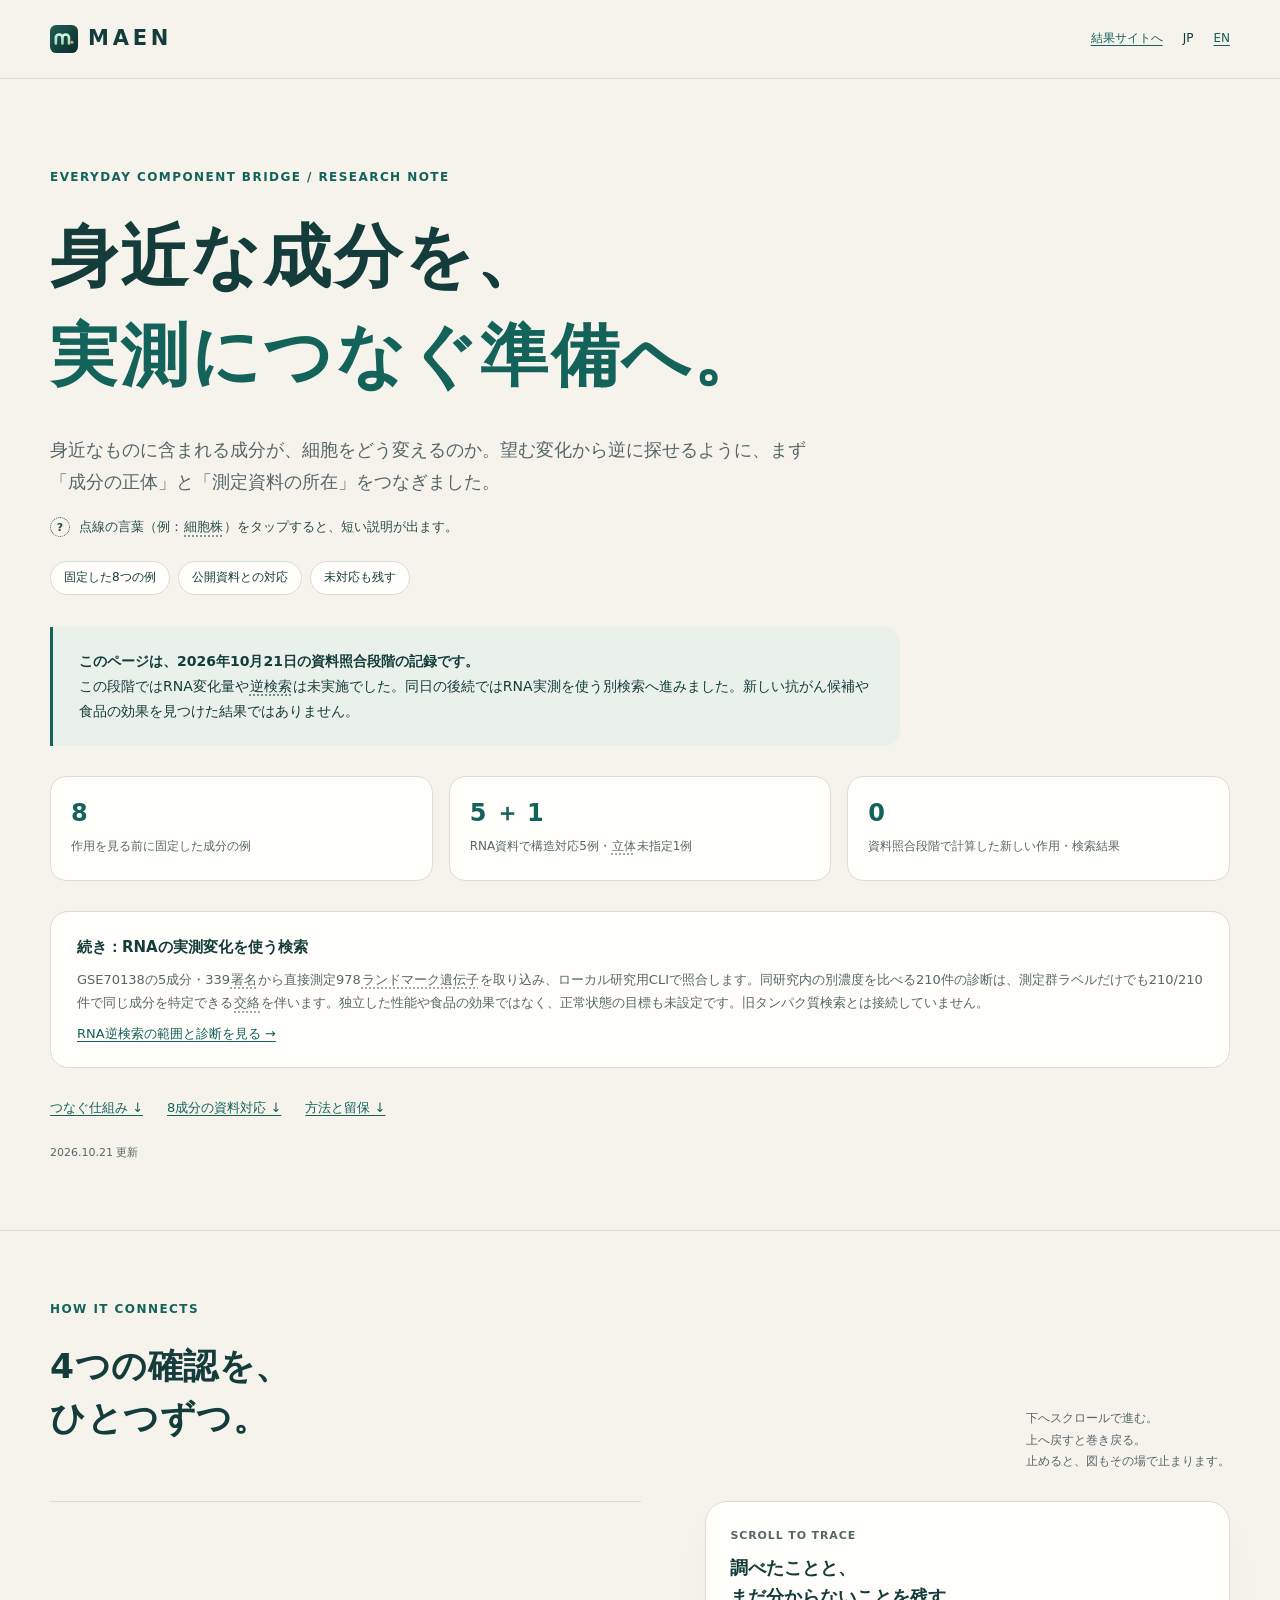
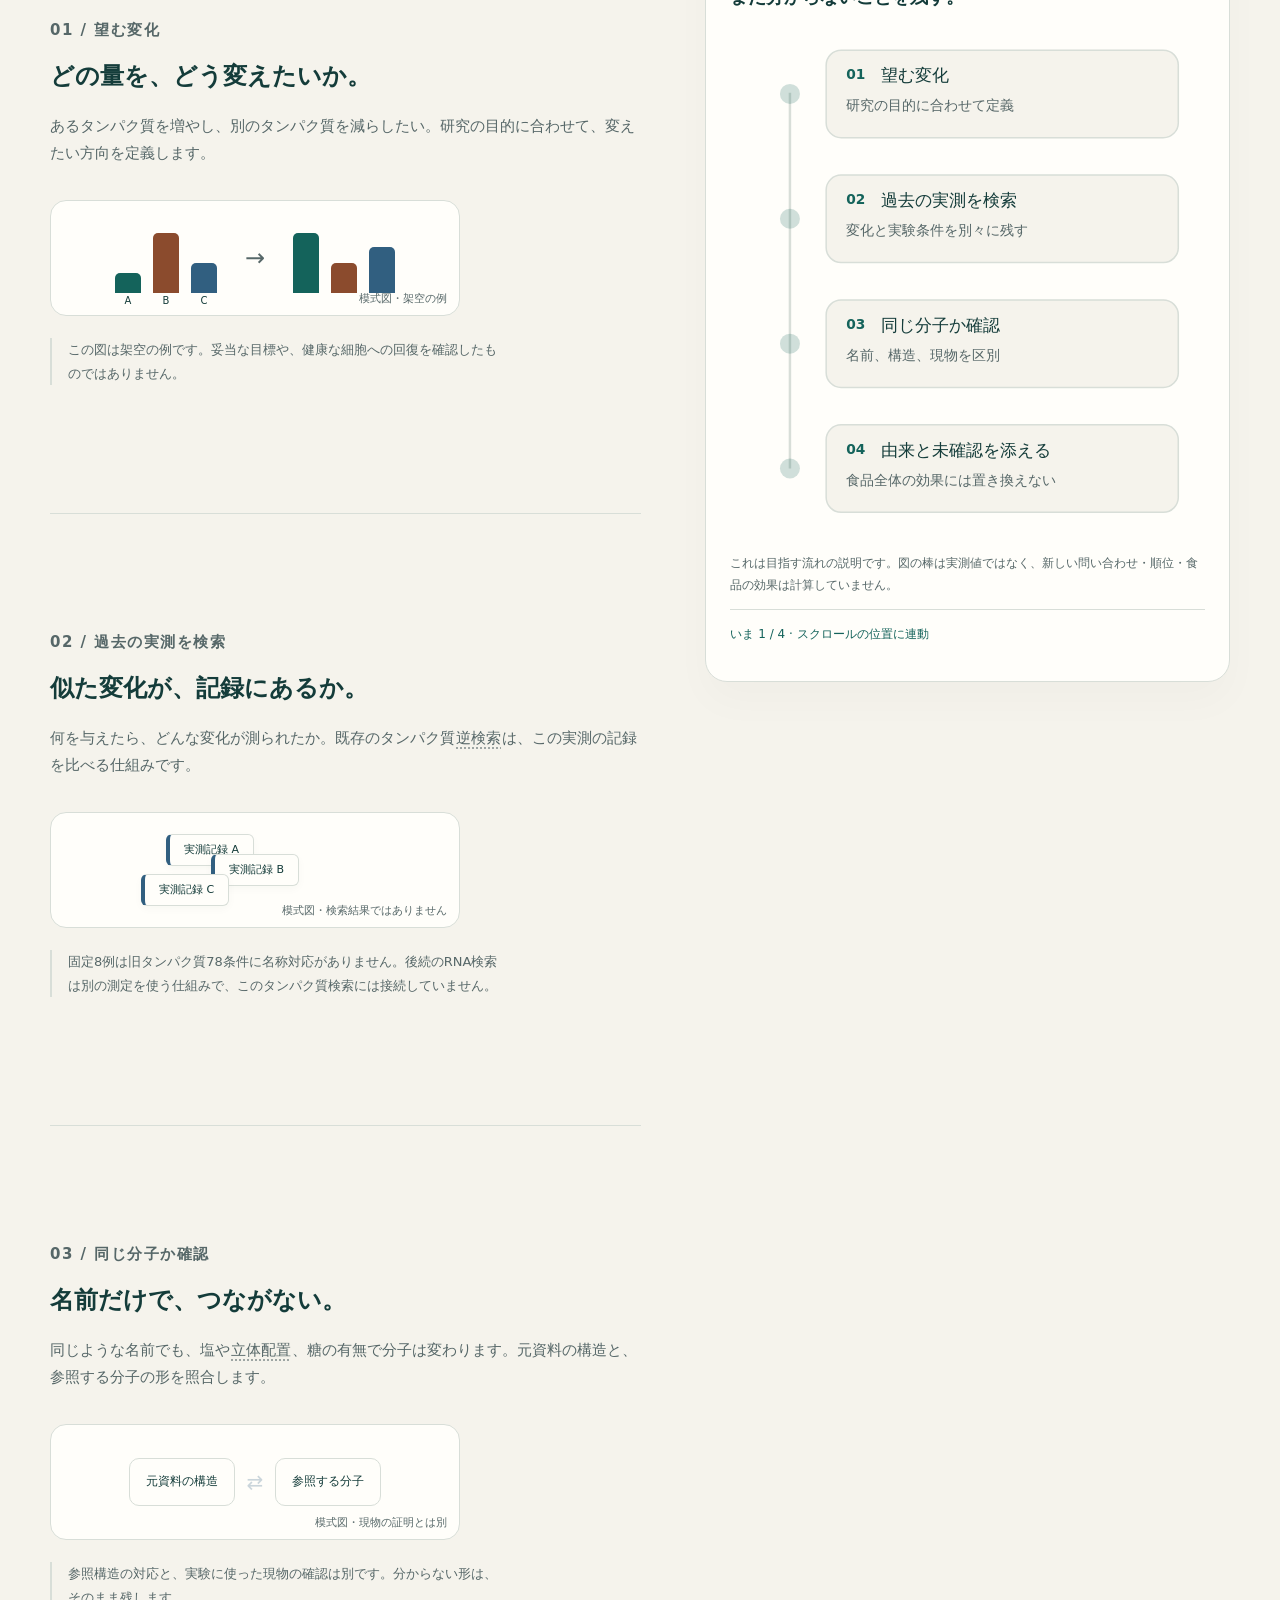
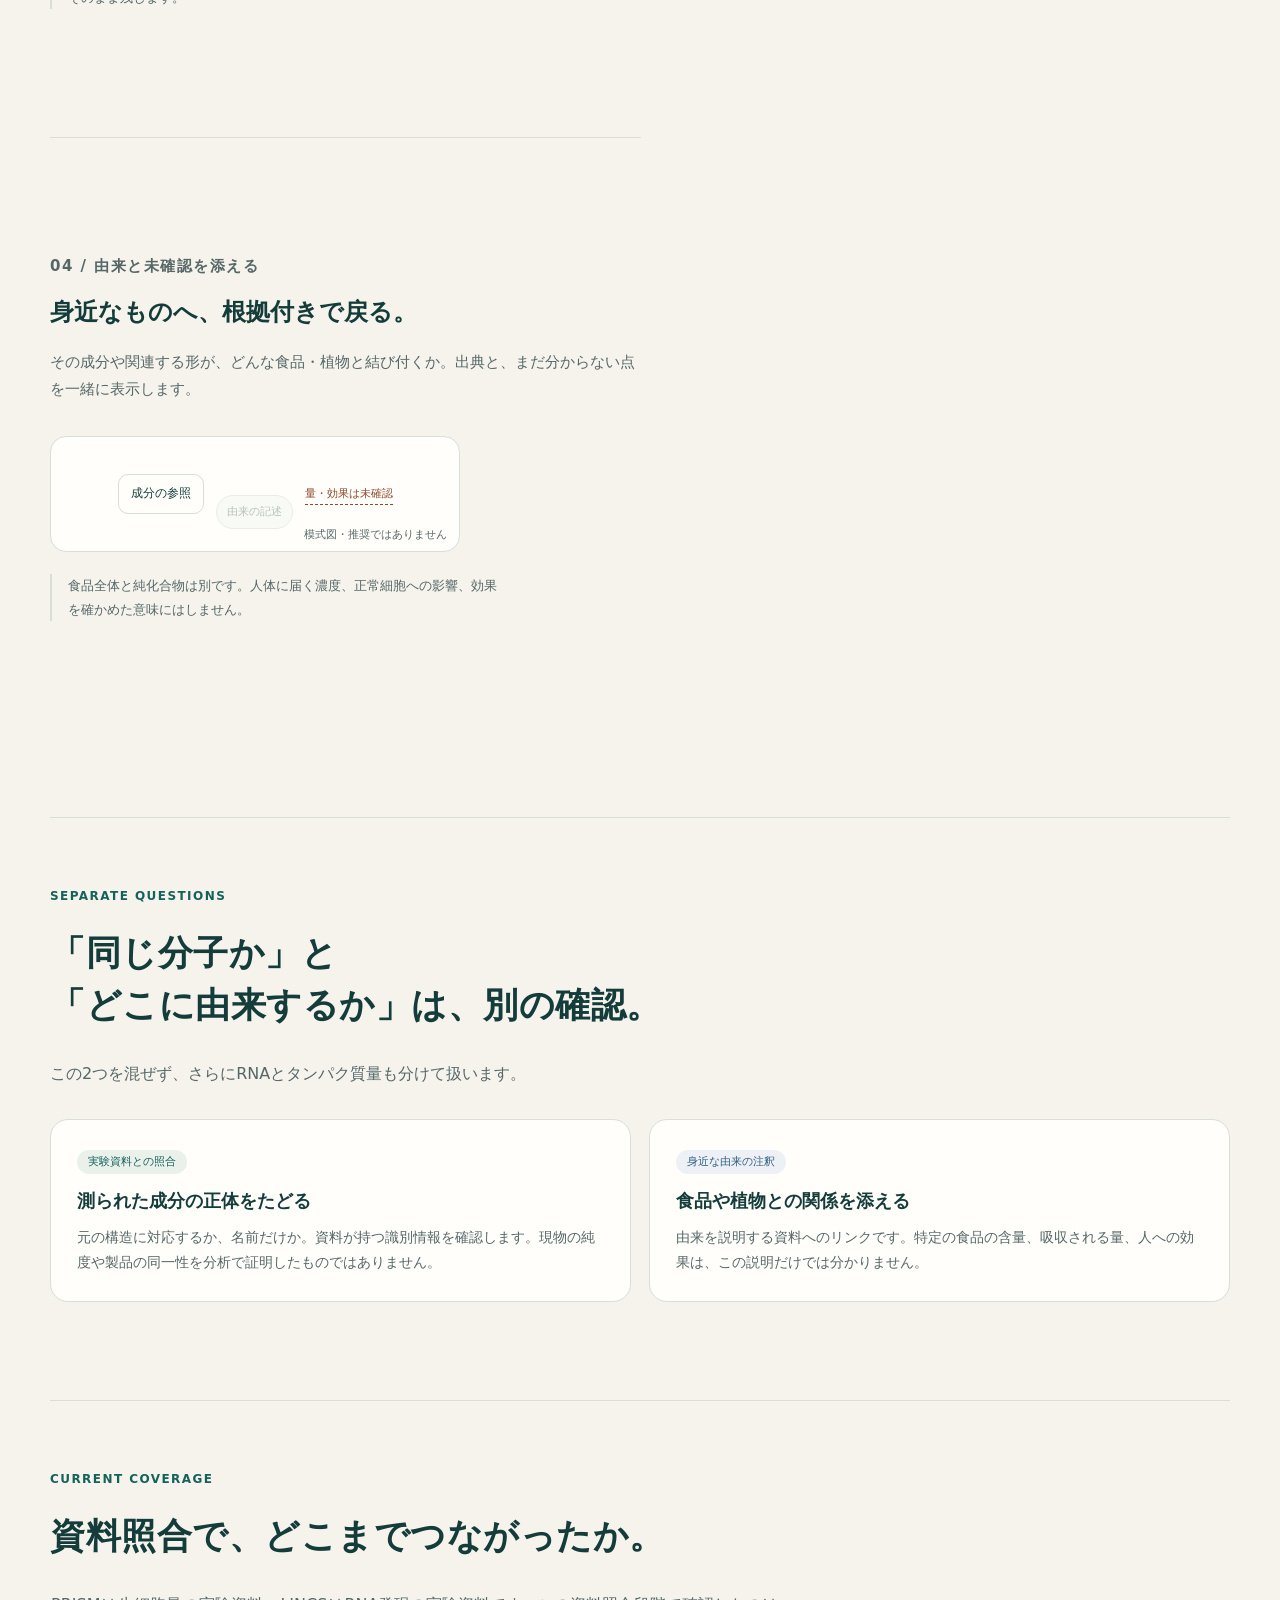
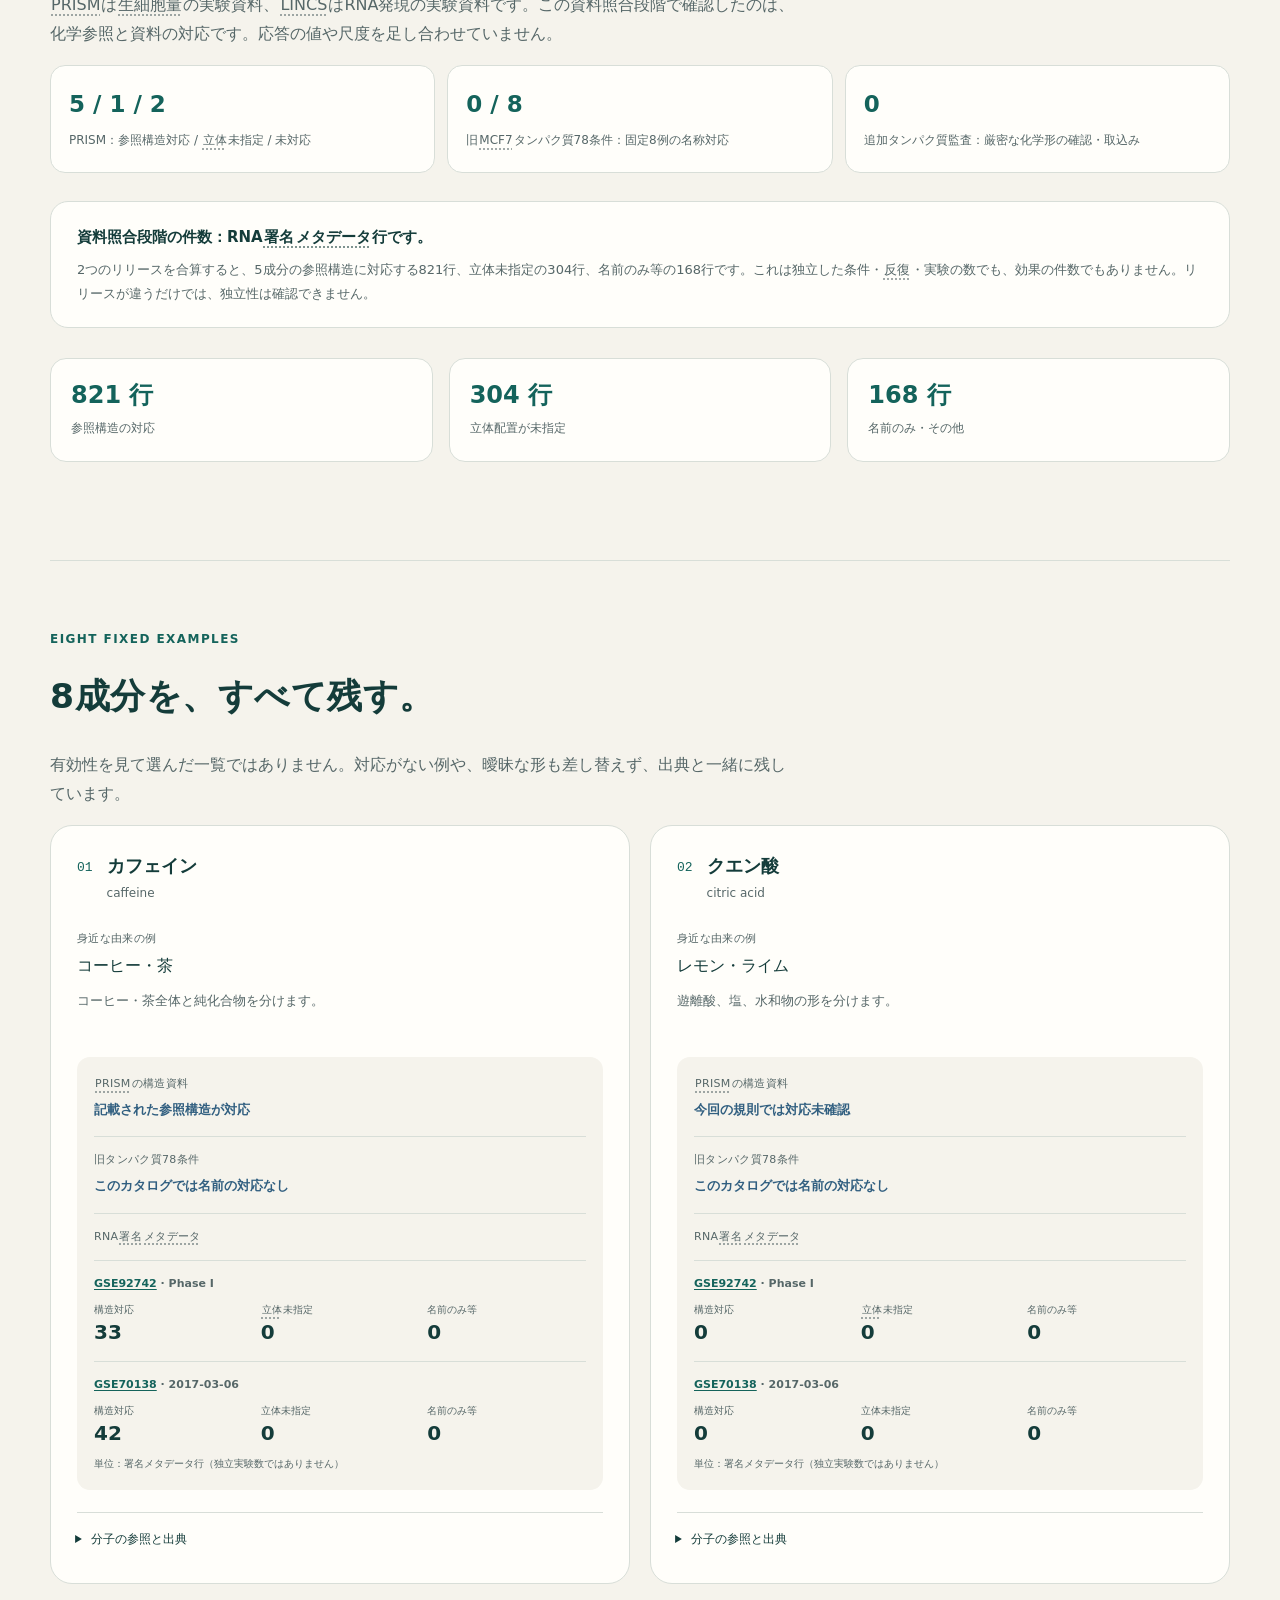
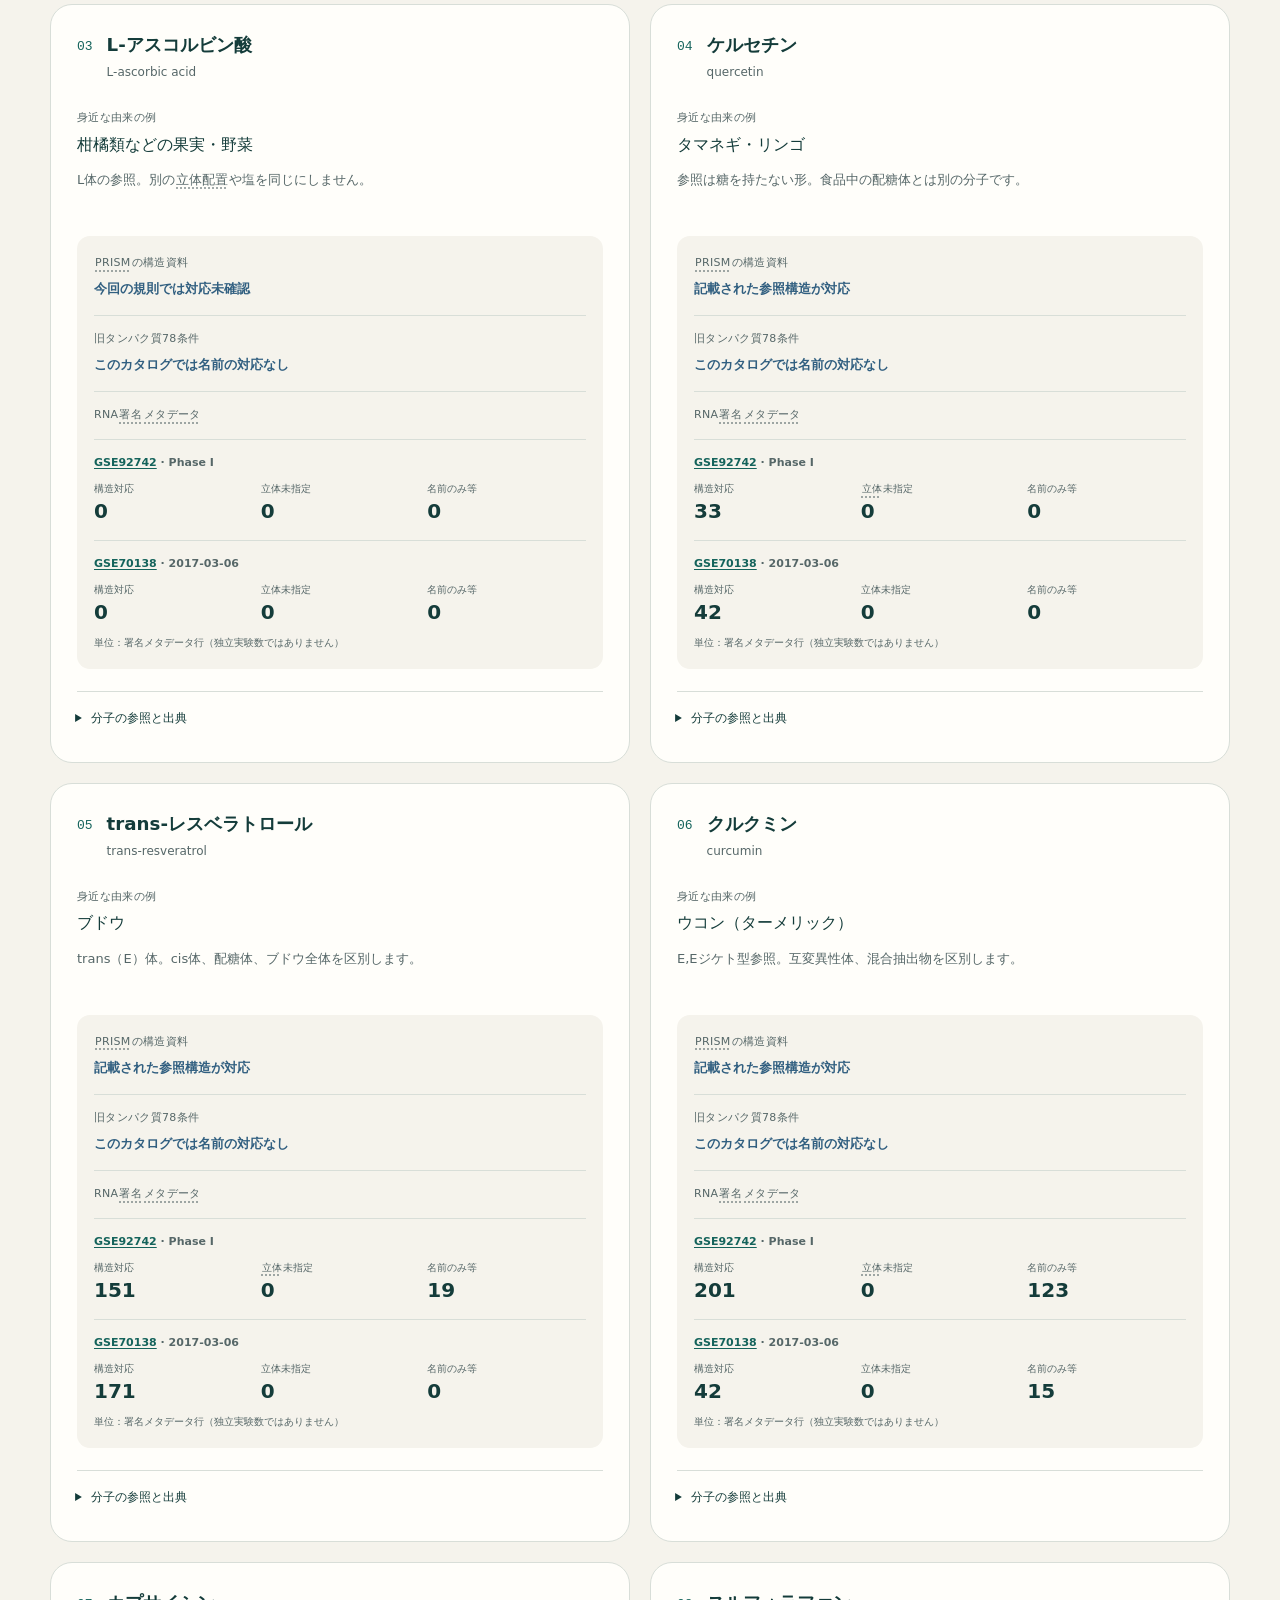
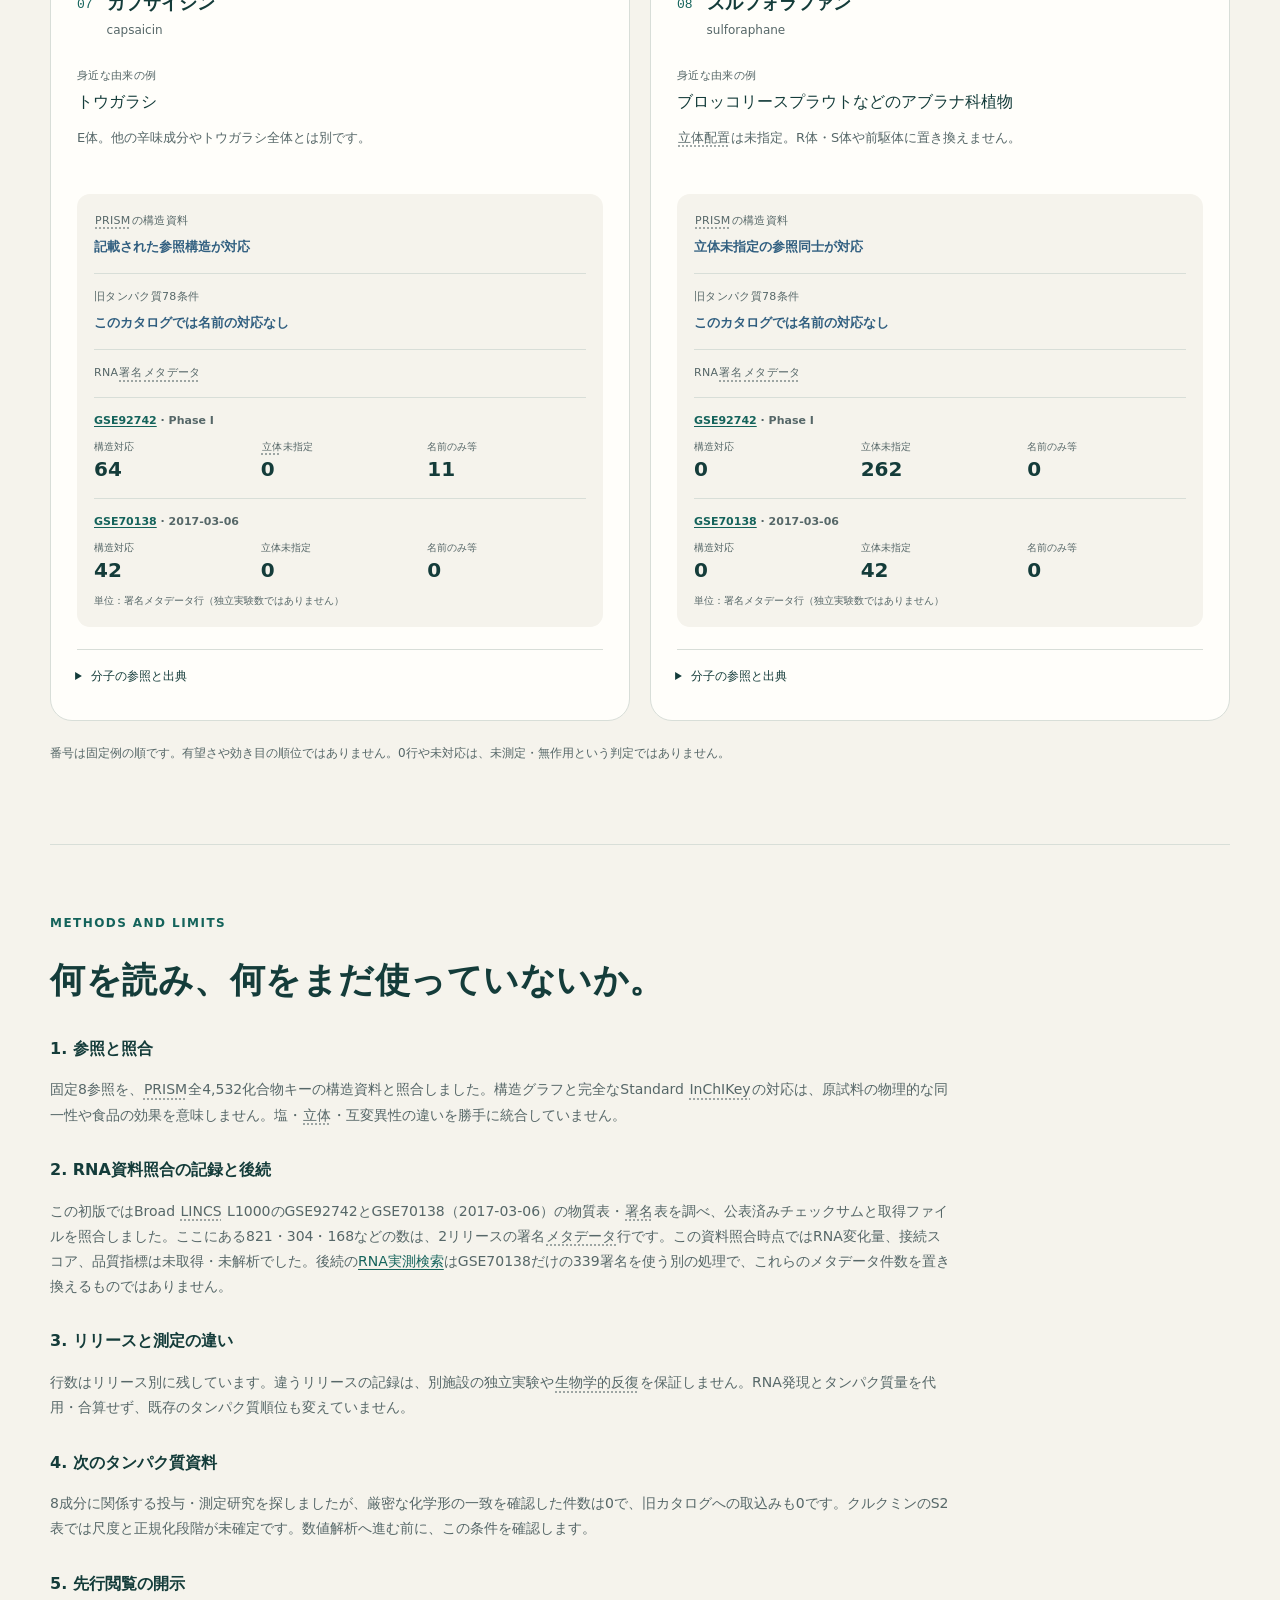
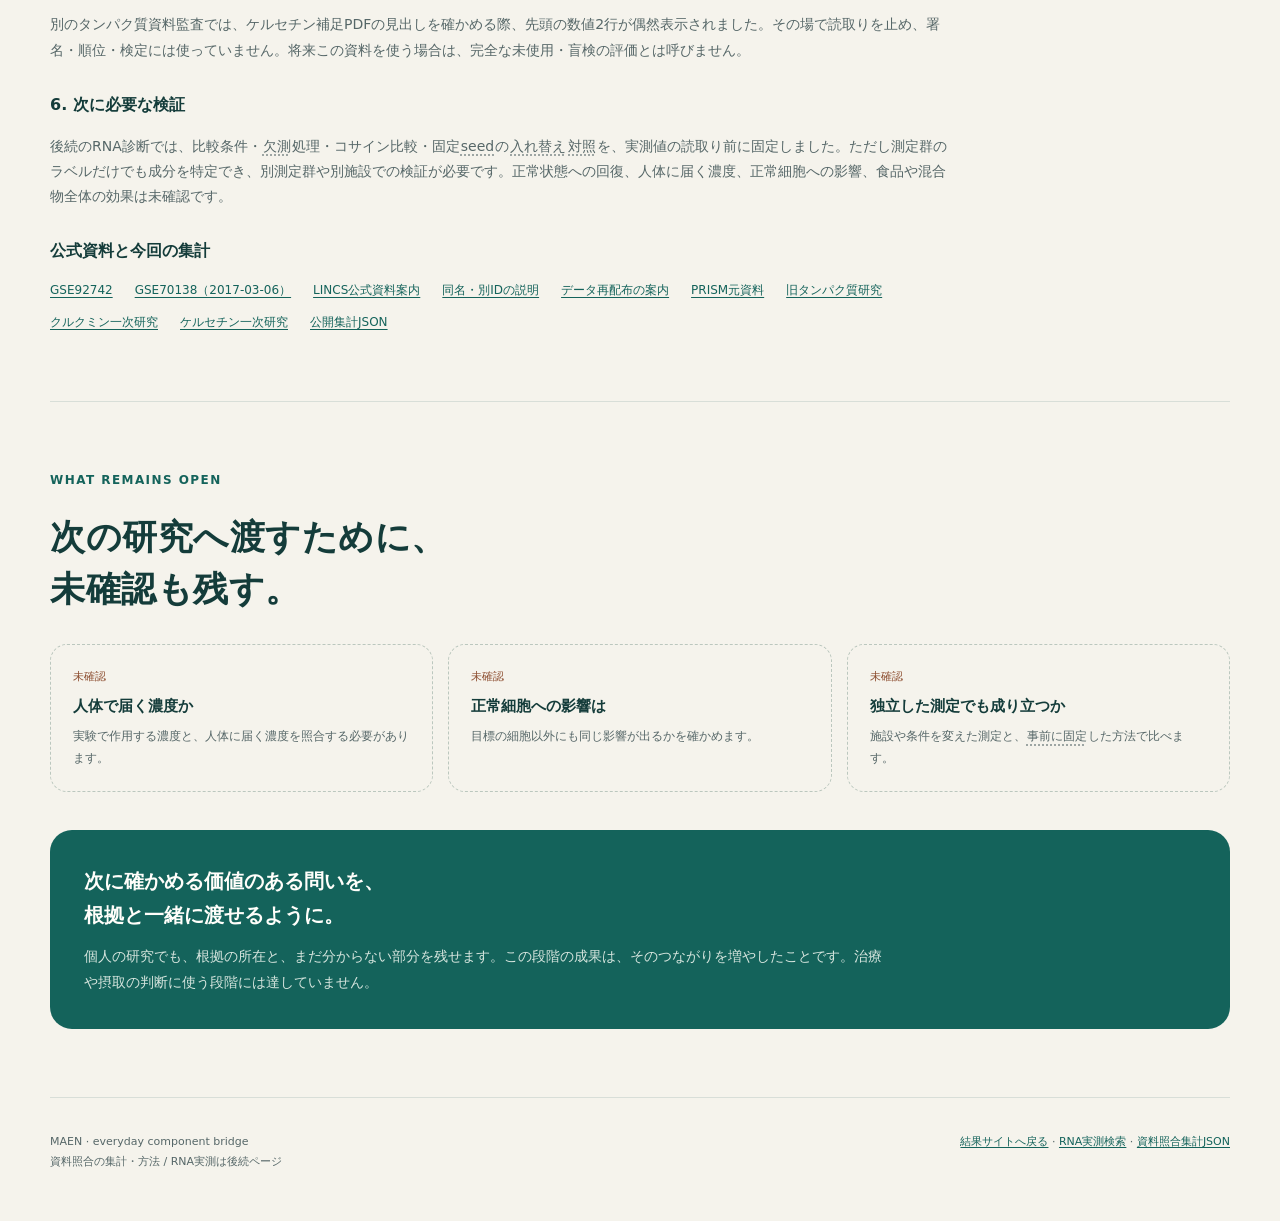
<file: everyday.html>
<!doctype html>
<html lang="ja"><head><meta charset="utf-8"><meta name="viewport" content="width=device-width,initial-scale=1"><title>MAEN — 身近な成分を、実測につなぐ準備へ。</title><meta name="description" content="固定8成分の化学参照と身近な由来を、PRISM・LINCSの公開メタデータにつなぐ研究記録。後続のRNA実測検索への導線と、食品の効果・人体への到達が未検証である範囲を示します。"><meta name="theme-color" content="#103f3b"><link rel="icon" href="favicon.svg?v=2" type="image/svg+xml"><link rel="alternate" hreflang="ja" href="everyday.html"><link rel="alternate" hreflang="en" href="everyday-en.html"><style>

:root{color-scheme:light;--paper:#f5f3ec;--white:#fffefa;--ink:#143c3a;--muted:#566768;--line:#d8ded8;--green:#14635b;--green-soft:#eaf1eb;--copper:#8b4b2d;--blue:#315f80;--radius:22px;--story-progress:1}
*{box-sizing:border-box}html{scroll-behavior:auto}body{margin:0;background:var(--paper);color:var(--ink);font-family:ui-sans-serif,system-ui,-apple-system,BlinkMacSystemFont,"Hiragino Kaku Gothic ProN","Yu Gothic",Meiryo,sans-serif;line-height:1.8;-webkit-font-smoothing:antialiased}a{color:var(--green);text-underline-offset:.22em}a:hover{color:var(--copper)}button,summary,a{-webkit-tap-highlight-color:transparent}a:focus-visible,button:focus-visible,summary:focus-visible{outline:3px solid var(--blue);outline-offset:5px}button{font:inherit}svg{display:block;max-width:100%;height:auto}code{font:12px/1.8 ui-monospace,SFMono-Regular,Consolas,monospace;overflow-wrap:anywhere}h1,h2,h3,p{margin-top:0}h1,h2,h3{text-wrap:balance}p{overflow-wrap:break-word}h2{font-size:clamp(1.45rem,2.7vw,2.2rem);letter-spacing:.015em;line-height:1.5}h3{font-size:1.14rem;line-height:1.55}::selection{background:#c8ded0}.shell{width:min(1180px,calc(100% - 64px));margin-inline:auto}.topbar{border-bottom:1px solid var(--line);background:var(--paper)}.topbar-inner{display:flex;align-items:center;justify-content:space-between;gap:24px;padding-block:20px}.wordmark{font-size:21px;letter-spacing:.18em;font-weight:700;text-decoration:none;color:var(--ink)}.top-note{font-size:12px;color:var(--muted);margin:0}.eyebrow{font-size:12px;font-weight:700;letter-spacing:.12em;color:var(--green);margin-bottom:20px}.hero{padding-block:88px 56px}.hero h1{max-width:900px;font-size:clamp(2.1rem,5.7vw,4.25rem);font-weight:600;letter-spacing:.035em;line-height:1.45;margin-bottom:28px}.hero h1 em{font-style:normal;color:var(--green)}.hero-lead{max-width:760px;font-size:clamp(1rem,1.7vw,1.14rem);color:var(--muted);margin-bottom:32px}.scope-tags{display:flex;flex-wrap:wrap;gap:8px}.tag{border:1px solid var(--line);border-radius:999px;padding:5px 13px;font-size:12px;background:var(--white)}.intro-note{background:var(--green-soft);border-left:3px solid var(--green);padding:22px 26px;max-width:850px;margin-top:32px;border-radius:0 16px 16px 0;font-size:14px}.intro-note p{margin:0}.section{padding-block:68px;border-top:1px solid var(--line)}.section-intro{max-width:750px;color:var(--muted)}.story-head{display:flex;justify-content:space-between;align-items:end;gap:24px;margin-bottom:28px}.scroll-hint{font-size:12px;color:var(--muted);max-width:220px;margin:0}.story-layout{display:grid;grid-template-columns:1.06fr .94fr;gap:64px;align-items:start}.story-steps{min-width:0}.story-step{--phase-progress:1;border-top:1px solid var(--line);padding:36px 0;min-height:68vh;display:flex;flex-direction:column;justify-content:center;scroll-margin-top:25px}.step-number{font-size:12px;color:var(--green);font-weight:700;letter-spacing:.1em;margin-bottom:14px}.story-step h3{font-size:1.5rem;margin-bottom:18px}.story-step p{color:var(--muted);font-size:15px}.plain-detail{font-size:13px!important;border-left:2px solid var(--line);padding-left:16px;max-width:450px}.mini-visual{height:116px;overflow:hidden;margin:18px 0 22px;position:relative;background:var(--white);border:1px solid var(--line);border-radius:16px;display:flex;align-items:center;justify-content:center;gap:12px;padding:16px}.mini-label{font-size:11px;color:var(--muted);position:absolute;right:12px;bottom:6px}.toy-bars{display:flex;gap:12px;height:70px;align-items:end}.toy-bar{height:calc(20px + var(--phase-progress)*40px);width:26px;background:var(--green);border-radius:5px 5px 0 0;position:relative}.toy-bar:nth-child(2){height:calc(60px - var(--phase-progress)*30px);background:var(--copper)}.toy-bar:nth-child(3){height:calc(30px + var(--phase-progress)*16px);background:var(--blue)}.toy-letter{position:absolute;top:100%;width:100%;text-align:center;font-size:10px;line-height:16px}.mini-arrow{font-size:24px;color:var(--muted);margin-inline:16px}.target-bars .toy-bar{height:60px}.target-bars .toy-bar:nth-child(2){height:30px}.target-bars .toy-bar:nth-child(3){height:46px}.record-stack{height:72px;position:relative;width:178px}.record-chip{position:absolute;left:calc(var(--phase-progress)*var(--x,0px));top:var(--y,0px);background:var(--white);border:1px solid var(--line);border-left:4px solid var(--blue);padding:5px 14px;font-size:11px;box-shadow:0 3px 8px #18342d08;border-radius:6px;transform:translateX(calc((1 - var(--phase-progress))*var(--offset,0px)))}.record-chip:nth-child(2){--y:20px;--x:12px;--offset:45px}.record-chip:nth-child(3){--y:40px;--x:24px;--offset:-25px}.identity-box{border:1px solid var(--line);border-radius:10px;padding:12px 16px;font-size:12px;background:var(--white);position:relative;min-width:98px;text-align:center}.identity-box:after{content:"";position:absolute;left:0;right:0;bottom:0;height:3px;background:var(--green);transform:scaleX(var(--phase-progress));transform-origin:left;border-radius:10px}.check-bridge{font-size:20px;color:var(--blue);opacity:calc(.25 + var(--phase-progress)*.75)}.origin-box{font-size:12px;border:1px solid var(--line);border-radius:10px;padding:8px 12px}.origin-badge{font-size:11px;border:1px solid #b6c5bd;padding:6px 10px;background:var(--green-soft);border-radius:99px;transform:translateY(calc((1 - var(--phase-progress))*18px));opacity:calc(.3 + var(--phase-progress)*.7)}.origin-open{font-size:11px;color:var(--copper);border-bottom:1px dashed var(--copper)}.story-visual{position:relative;top:auto;padding:24px;background:var(--white);border:1px solid var(--line);border-radius:var(--radius);box-shadow:0 20px 40px #16352a06;max-height:calc(100vh - 72px)}.story-visual[data-pinned="true"]{position:sticky;top:36px}.visual-kicker{font-size:11px;font-weight:700;letter-spacing:.08em;color:var(--muted);margin-bottom:8px}.visual-title{font-size:18px;font-weight:600;line-height:1.6}.diagram-node{fill:var(--paper);stroke:var(--line);stroke-width:1.2}.diagram-text{font-family:inherit;fill:var(--ink);font-size:14px}.diagram-sub{font-family:inherit;fill:var(--muted);font-size:11px}.diagram-number{font-family:inherit;fill:var(--green);font-size:11px;font-weight:700}.diagram-path{stroke:var(--line);stroke-width:2;fill:none}.diagram-path-active{stroke:var(--green);stroke-width:2;fill:none;stroke-dasharray:340;stroke-dashoffset:calc(340*(1 - var(--story-progress)))}.diagram-accent{fill:var(--green);opacity:calc(.2 + var(--story-progress)*.8)}.visual-caption{font-size:12px;line-height:1.8;color:var(--muted);margin:12px 0 0}.visual-status{border-top:1px solid var(--line);padding-top:14px;margin-top:12px;font-size:12px;color:var(--green)}.meaning-grid{display:grid;grid-template-columns:1fr 1fr;gap:18px;margin-block:30px}.meaning-card{padding:26px;border:1px solid var(--line);border-radius:18px;background:var(--white)}.meaning-card .label{display:inline-block;background:var(--green-soft);border-radius:99px;padding:2px 11px;font-size:11px;color:var(--green);margin-bottom:14px}.meaning-card:nth-child(2) .label{background:#edf0f5;color:var(--blue)}.meaning-card h3{font-size:1.1rem;margin-bottom:10px}.meaning-card p{font-size:14px;color:var(--muted);margin:0}.coverage-banner{padding:22px 26px;background:var(--white);border:1px solid var(--line);border-radius:18px;margin-block:28px}.coverage-banner strong{display:block;font-size:15px}.coverage-banner p{font-size:13px;color:var(--muted);margin:7px 0 0}.coverage-summary{display:flex;flex-wrap:wrap;gap:6px 20px;margin-top:14px;font-size:12px;color:var(--muted)}.compound-grid{display:grid;grid-template-columns:repeat(2,minmax(0,1fr));gap:20px}.compound-card{background:var(--white);border:1px solid var(--line);border-radius:var(--radius);padding:26px;min-width:0}.compound-head{display:flex;align-items:start;gap:14px;margin-bottom:24px}.compound-number{color:var(--green);font-family:ui-monospace,monospace;font-size:13px;padding-top:4px}.compound-head h3{margin-bottom:3px}.latin-name{font-size:12px;color:var(--muted);margin:0}.line-label{display:block;font-size:11px;letter-spacing:.03em;color:var(--muted);margin-bottom:4px}.source-line p{font-size:16px;margin-bottom:10px;line-height:1.65}.form-note{color:var(--muted);font-size:13px;min-height:3.7em;margin-bottom:20px}.coverage{background:var(--paper);border-radius:13px;padding:17px;display:grid;gap:15px}.coverage>div+div{border-top:1px solid var(--line);padding-top:13px}.coverage-status{font-size:13px;font-weight:600;color:var(--blue);margin:0}.coverage-detail{font-size:11px;line-height:1.75;color:var(--muted);margin:5px 0 0}.reference-details{border-top:1px solid var(--line);margin-top:22px;padding-top:16px}.reference-details summary{font-size:12px;cursor:pointer;list-style-position:outside;margin-left:14px}.reference-body{font-size:12px;margin-top:20px}.reference-body p{margin-bottom:14px}.reference-body a{font-size:12px}.source-links a{display:inline-block;margin-right:14px}.small{font-size:11px!important;color:var(--muted)}.unknowns{display:grid;grid-template-columns:repeat(3,1fr);gap:15px;margin-top:26px}.unknown-card{border:1px dashed #bbc7be;border-radius:17px;padding:22px}.unknown-card .open-mark{display:block;color:var(--copper);font-size:11px;margin-bottom:8px}.unknown-card h3{font-size:15px;margin-bottom:8px}.unknown-card p{font-size:12px;color:var(--muted);margin:0}.closing{padding:34px;border-radius:22px;background:var(--green);color:var(--white);margin-top:38px}.closing h3{font-size:20px;line-height:1.7;margin-bottom:12px}.closing p{font-size:14px;color:#d6e5de;max-width:800px;margin:0}.footer{padding-block:34px 50px;border-top:1px solid var(--line);display:flex;justify-content:space-between;gap:24px;color:var(--muted);font-size:11px}.footer p{margin:0}.noscript-note{padding:16px 22px;border:1px solid var(--line);border-radius:16px;font-size:13px;margin-top:25px}.live-only{display:none}
@media(min-width:1000px) and (min-height:700px){.story-step .mini-visual{width:100%;max-width:410px}}
@media(max-width:999px),(max-height:699px){.story-layout{display:block}.story-visual{display:none}.story-step{min-height:0;padding:30px 0}.story-step .mini-visual{max-width:600px;height:130px}.story-step h3{font-size:1.32rem}.story-step p{max-width:720px}.plain-detail{max-width:none}}
@media(max-width:650px){.shell{width:calc(100% - 36px)}.topbar-inner{padding-block:16px;gap:12px}.top-note{font-size:10px;max-width:160px;text-align:right}.wordmark{font-size:18px}.hero{padding-block:54px 40px}.hero h1{font-size:2rem;letter-spacing:.02em}.hero-lead{font-size:14px}.eyebrow{font-size:10px}.intro-note{font-size:12px;padding:18px}.tag{font-size:10px;padding:4px 10px}.section{padding-block:40px}.story-head{display:block;margin-bottom:20px}.scroll-hint{max-width:none}.meaning-grid,.compound-grid,.unknowns{grid-template-columns:1fr}.meaning-card,.compound-card{padding:22px}.coverage-banner{padding:20px}.form-note{min-height:0}.story-step{scroll-margin-top:16px}.mini-visual{gap:6px;padding:12px}.mini-arrow{margin-inline:8px}.identity-box{min-width:90px;font-size:11px;padding:10px}.origin-box{font-size:11px;padding:8px}.origin-badge{font-size:10px;padding:5px 8px}.origin-open{font-size:10px}.closing{padding:25px}.closing h3{font-size:17px}.closing p{font-size:12px}.footer{display:block}.footer p+p{margin-top:10px}}
@media(prefers-reduced-motion:reduce){:root{--story-progress:1}.story-step{--phase-progress:1!important}.diagram-path-active{stroke-dashoffset:0}.origin-badge,.record-chip{transform:none!important}.live-only{display:none!important}}
@media print{body{background:white;color:#111}.shell{width:100%}.hero{padding-top:15px}.topbar,.scroll-hint,.story-visual{display:none}.section{padding-block:24px}.story-layout{display:block}.story-step{min-height:0;break-inside:avoid;--phase-progress:1!important}.compound-grid{display:block}.compound-card{margin-bottom:15px;break-inside:avoid}.reference-details .reference-body{display:block}.reference-details summary{list-style:none}.meaning-grid,.unknowns{display:block}.meaning-card,.unknown-card{margin-bottom:10px}.closing{background:white;color:#111;border:1px solid #999}.closing p{color:#333}a{color:#111}.footer{padding-block:15px}.origin-badge,.record-chip{transform:none!important}}


.rna-coverage{margin-top:18px;padding:18px;background:#edf1f5;border:1px solid #d5dfe7;border-radius:12px}.rna-coverage .coverage-status{color:var(--blue)}.rna-coverage p:last-child{margin-bottom:0}.rna-note{margin:24px 0;padding:22px 26px;border:1px solid #d5dfe7;border-radius:18px;background:#edf1f5}.rna-note p{font-size:13px;margin:8px 0 0;color:var(--muted)}

.skip-link{position:fixed;top:8px;left:16px;transform:translateY(-180%);z-index:100;background:var(--white);padding:9px 18px;border:2px solid var(--green)}.skip-link:focus{transform:none}.topbar-nav{display:flex;gap:20px;align-items:center;font-size:12px}.topbar-nav a{min-height:32px;display:inline-flex;align-items:center}.topbar-inner .wordmark{display:flex;align-items:center;gap:10px}.wordmark img{width:28px;height:28px}.facts{display:grid;grid-template-columns:repeat(3,minmax(0,1fr));gap:16px;margin-block:30px}.fact{border:1px solid var(--line);border-radius:16px;padding:20px;background:var(--white)}.fact strong{display:block;font-size:24px;line-height:1.4;color:var(--green);font-variant-numeric:tabular-nums}.fact span{font-size:12px;color:var(--muted)}.rna-record{border-top:1px solid var(--line);padding-top:13px;margin-top:14px}.rna-record h4{font-size:11px;color:var(--muted);margin:0 0 8px}.rna-values{display:grid;grid-template-columns:repeat(3,minmax(0,1fr));gap:8px}.rna-values span{display:block;font-size:10px;color:var(--muted);line-height:1.5}.rna-values strong{display:block;font-size:20px;line-height:1.5;font-variant-numeric:tabular-nums;color:var(--ink)}.rna-unit{font-size:10px;color:var(--muted);margin:7px 0 0}.methods-content{font-size:14px;max-width:900px;color:var(--muted)}.methods-content h3{font-size:16px;color:var(--ink);margin-top:30px}.methods-content p{margin-bottom:16px}.method-source-list{display:flex;flex-wrap:wrap;gap:10px 22px;font-size:12px}.compact-note{font-size:12px;color:var(--muted)}.status-list{display:grid;grid-template-columns:repeat(3,minmax(0,1fr));gap:12px}.status-list div{border:1px solid var(--line);border-radius:15px;padding:18px;background:var(--white)}.status-list strong{display:block;font-size:23px;color:var(--green);font-variant-numeric:tabular-nums}.status-list span{font-size:12px;color:var(--muted)}html[lang=en] h1{letter-spacing:-.03em;line-height:1.18;font-size:clamp(2.4rem,5.4vw,4.4rem)}html[lang=en] .mini-visual{gap:6px}html[lang=en] .identity-box{font-size:11px;padding:10px 12px}html[lang=en] .origin-box{font-size:10px}html[lang=en] .origin-badge{font-size:10px;padding-inline:8px}html[lang=en] .origin-open{font-size:10px}.reference-details summary{min-height:28px}.scope-links{display:flex;flex-wrap:wrap;gap:14px 24px;font-size:13px;margin-top:28px}@media(max-width:650px){.topbar-nav{font-size:11px;gap:13px}.topbar-nav .back-home{max-width:100px}.facts,.status-list{grid-template-columns:1fr}.fact{padding:17px}.fact strong{font-size:21px}.hero h1{font-size:2rem}.rna-values{gap:6px}.rna-values strong{font-size:19px}.methods-content{font-size:13px}html[lang=en] h1{font-size:2.6rem}html[lang=en] .mini-visual{flex-wrap:wrap;align-content:center}html[lang=en] .origin-open{font-size:9px}}@media print{.skip-link,.topbar-nav{display:none}.facts,.status-list{display:block}.fact,.status-list div{margin-bottom:10px}.rna-values{display:flex;gap:35px}.compound-card{break-inside:avoid}.methods-content{max-width:none}}
</style><link rel="stylesheet" href="motion.css"><link rel="stylesheet" href="glossary.css"><script src="motion.js" defer></script><script src="glossary.js" defer></script></head><body>
<a class="skip-link" href="#main">本文へ移動</a>
<header class="topbar"><div class="shell topbar-inner"><a class="wordmark" href="index.html" aria-label="MAEN"><img src="favicon.svg?v=2" alt="" width="28" height="28">MAEN</a><nav class="topbar-nav" aria-label="ページと言語"><a class="back-home" href="index.html">結果サイトへ</a><span>JP</span><a href="everyday-en.html" lang="en" hreflang="en">EN</a></nav></div></header>
<main id="main"><section class="shell hero"><p class="eyebrow">EVERYDAY COMPONENT BRIDGE / RESEARCH NOTE</p><h1>身近な成分を、<br><em>実測につなぐ準備へ。</em></h1><p class="hero-lead">身近なものに含まれる成分が、細胞をどう変えるのか。望む変化から逆に探せるように、まず「成分の正体」と「測定資料の所在」をつなぎました。</p><div class="scope-tags"><span class="tag">固定した8つの例</span><span class="tag">公開資料との対応</span><span class="tag">未対応も残す</span></div><div class="intro-note"><p><strong>このページは、2026年10月21日の資料照合段階の記録です。</strong><br>この段階ではRNA変化量や逆検索は未実施でした。同日の後続ではRNA実測を使う別検索へ進みました。新しい抗がん候補や食品の効果を見つけた結果ではありません。</p></div><div class="facts"><div class="fact"><strong>8</strong><span>作用を見る前に固定した成分の例</span></div><div class="fact"><strong>5 ＋ 1</strong><span>RNA資料で構造対応5例・立体未指定1例</span></div><div class="fact"><strong>0</strong><span>資料照合段階で計算した新しい作用・検索結果</span></div></div><div class="coverage-banner"><strong>続き：RNAの実測変化を使う検索</strong><p>GSE70138の5成分・339署名から直接測定978ランドマーク遺伝子を取り込み、ローカル研究用CLIで照合します。同研究内の別濃度を比べる210件の診断は、測定群ラベルだけでも210/210件で同じ成分を特定できる交絡を伴います。独立した性能や食品の効果ではなく、正常状態の目標も未設定です。旧タンパク質検索とは接続していません。</p><p><a href="rna.html">RNA逆検索の範囲と診断を見る →</a></p></div><nav class="scope-links" aria-label="このページ"><a href="#how-it-connects">つなぐ仕組み ↓</a><a href="#eight-components">8成分の資料対応 ↓</a><a href="#methods">方法と留保 ↓</a></nav><p class="small" style="margin-top:24px">2026.10.21 更新</p><noscript><p class="noscript-note">図は静止状態です。8成分の対応件数と出典は、JavaScriptなしでも読めます。</p></noscript></section>
<section class="section" id="how-it-connects"><div class="shell"><div class="story-head"><div><p class="eyebrow">HOW IT CONNECTS</p><h2>4つの確認を、<br>ひとつずつ。</h2></div><p class="scroll-hint">下へスクロールで進む。<br>上へ戻すと巻き戻る。<br>止めると、図もその場で止まります。</p></div><div class="story-layout" id="everyday-story" data-progress="1" data-step="4"><div class="story-steps"><article class="story-step" data-step-number="1"><p class="step-number">01 / 望む変化</p><h3>どの量を、どう変えたいか。</h3><p>あるタンパク質を増やし、別のタンパク質を減らしたい。研究の目的に合わせて、変えたい方向を定義します。</p><div class="mini-visual" role="img" aria-label="模式図・架空の例"><div class="toy-bars"><span class="toy-bar"><span class="toy-letter">A</span></span><span class="toy-bar"><span class="toy-letter">B</span></span><span class="toy-bar"><span class="toy-letter">C</span></span></div><span class="mini-arrow" aria-hidden="true">→</span><div class="toy-bars target-bars" aria-hidden="true"><span class="toy-bar"></span><span class="toy-bar"></span><span class="toy-bar"></span></div><span class="mini-label">模式図・架空の例</span></div><p class="plain-detail">この図は架空の例です。妥当な目標や、健康な細胞への回復を確認したものではありません。</p></article><article class="story-step" data-step-number="2"><p class="step-number">02 / 過去の実測を検索</p><h3>似た変化が、記録にあるか。</h3><p>何を与えたら、どんな変化が測られたか。既存のタンパク質逆検索は、この実測の記録を比べる仕組みです。</p><div class="mini-visual" role="img" aria-label="模式図・検索結果ではありません"><div class="record-stack" aria-hidden="true"><span class="record-chip">実測記録 A</span><span class="record-chip">実測記録 B</span><span class="record-chip">実測記録 C</span></div><span class="mini-label">模式図・検索結果ではありません</span></div><p class="plain-detail">固定8例は旧タンパク質78条件に名称対応がありません。後続のRNA検索は別の測定を使う仕組みで、このタンパク質検索には接続していません。</p></article><article class="story-step" data-step-number="3"><p class="step-number">03 / 同じ分子か確認</p><h3>名前だけで、つながない。</h3><p>同じような名前でも、塩や立体配置、糖の有無で分子は変わります。元資料の構造と、参照する分子の形を照合します。</p><div class="mini-visual" role="img" aria-label="模式図・現物の証明とは別"><span class="identity-box">元資料の構造</span><span class="check-bridge" aria-hidden="true">⇄</span><span class="identity-box">参照する分子</span><span class="mini-label">模式図・現物の証明とは別</span></div><p class="plain-detail">参照構造の対応と、実験に使った現物の確認は別です。分からない形は、そのまま残します。</p></article><article class="story-step" data-step-number="4"><p class="step-number">04 / 由来と未確認を添える</p><h3>身近なものへ、根拠付きで戻る。</h3><p>その成分や関連する形が、どんな食品・植物と結び付くか。出典と、まだ分からない点を一緒に表示します。</p><div class="mini-visual" role="img" aria-label="模式図・推奨ではありません"><span class="origin-box">成分の参照</span><span class="origin-badge">由来の記述</span><span class="origin-open">量・効果は未確認</span><span class="mini-label">模式図・推奨ではありません</span></div><p class="plain-detail">食品全体と純化合物は別です。人体に届く濃度、正常細胞への影響、効果を確かめた意味にはしません。</p></article></div><aside class="story-visual" aria-label="4段階のつながりを示す模式図"><p class="visual-kicker">SCROLL TO TRACE</p><p class="visual-title">調べたことと、<br>まだ分からないことを残す。</p><svg viewBox="0 0 380 410" role="img" aria-labelledby="overview-title overview-desc"><title id="overview-title">4つの確認を、 ひとつずつ。</title><desc id="overview-desc">望む変化、実測記録、分子の照合、由来と未確認事項という4段階を結ぶ模式図。実際の検索結果ではありません。</desc><path class="diagram-path" d="M48 51 V352"/><path class="diagram-path-active" d="M48 51 V352"/><rect class="diagram-node" x="77" y="17" width="282" height="70" rx="12"/><circle class="diagram-accent" cx="48" cy="52" r="8"/><text class="diagram-number" x="93" y="40">01</text><text class="diagram-text" x="121" y="42">望む変化</text><text class="diagram-sub" x="93" y="65">研究の目的に合わせて定義</text><rect class="diagram-node" x="77" y="117" width="282" height="70" rx="12"/><circle class="diagram-accent" cx="48" cy="152" r="8"/><text class="diagram-number" x="93" y="140">02</text><text class="diagram-text" x="121" y="142">過去の実測を検索</text><text class="diagram-sub" x="93" y="165">変化と実験条件を別々に残す</text><rect class="diagram-node" x="77" y="217" width="282" height="70" rx="12"/><circle class="diagram-accent" cx="48" cy="252" r="8"/><text class="diagram-number" x="93" y="240">03</text><text class="diagram-text" x="121" y="242">同じ分子か確認</text><text class="diagram-sub" x="93" y="265">名前、構造、現物を区別</text><rect class="diagram-node" x="77" y="317" width="282" height="70" rx="12"/><circle class="diagram-accent" cx="48" cy="352" r="8"/><text class="diagram-number" x="93" y="340">04</text><text class="diagram-text" x="121" y="342">由来と未確認を添える</text><text class="diagram-sub" x="93" y="365">食品全体の効果には置き換えない</text></svg><p class="visual-caption">これは目指す流れの説明です。図の棒は実測値ではなく、新しい問い合わせ・順位・食品の効果は計算していません。</p><p class="visual-status" id="story-position">4段階を静止表示</p></aside></div></div></section>
<section class="shell section"><p class="eyebrow">SEPARATE QUESTIONS</p><h2>「同じ分子か」と<br>「どこに由来するか」は、別の確認。</h2><p class="section-intro">この2つを混ぜず、さらにRNAとタンパク質量も分けて扱います。</p><div class="meaning-grid"><article class="meaning-card"><span class="label">実験資料との照合</span><h3>測られた成分の正体をたどる</h3><p>元の構造に対応するか、名前だけか。資料が持つ識別情報を確認します。現物の純度や製品の同一性を分析で証明したものではありません。</p></article><article class="meaning-card"><span class="label">身近な由来の注釈</span><h3>食品や植物との関係を添える</h3><p>由来を説明する資料へのリンクです。特定の食品の含量、吸収される量、人への効果は、この説明だけでは分かりません。</p></article></div></section>
<section class="shell section" id="current-status"><p class="eyebrow">CURRENT COVERAGE</p><h2>資料照合で、どこまでつながったか。</h2><p class="section-intro">PRISMは生細胞量の実験資料、LINCSはRNA発現の実験資料です。この資料照合段階で確認したのは、化学参照と資料の対応です。応答の値や尺度を足し合わせていません。</p><div class="status-list"><div><strong>5 / 1 / 2</strong><span>PRISM：参照構造対応 / 立体未指定 / 未対応</span></div><div><strong>0 / 8</strong><span>旧MCF7タンパク質78条件：固定8例の名称対応</span></div><div><strong>0</strong><span>追加タンパク質監査：厳密な化学形の確認・取込み</span></div></div><div class="coverage-banner"><strong>資料照合段階の件数：RNA署名メタデータ行です。</strong><p>2つのリリースを合算すると、5成分の参照構造に対応する821行、立体未指定の304行、名前のみ等の168行です。これは独立した条件・反復・実験の数でも、効果の件数でもありません。リリースが違うだけでは、独立性は確認できません。</p></div><div class="facts" data-rna-summary="821,304,168"><div class="fact"><strong>821 行</strong><span>参照構造の対応</span></div><div class="fact"><strong>304 行</strong><span>立体配置が未指定</span></div><div class="fact"><strong>168 行</strong><span>名前のみ・その他</span></div></div></section>
<section class="shell section" id="eight-components"><p class="eyebrow">EIGHT FIXED EXAMPLES</p><h2>8成分を、すべて残す。</h2><p class="section-intro">有効性を見て選んだ一覧ではありません。対応がない例や、曖昧な形も差し替えず、出典と一緒に残しています。</p><div class="compound-grid"><article class="compound-card" id="component-caffeine" data-compound-id="caffeine"><header class="compound-head"><span class="compound-number" aria-hidden="true">01</span><div><h3>カフェイン</h3><p class="latin-name" lang="en">caffeine</p></div></header><div class="source-line"><span class="line-label">身近な由来の例</span><p>コーヒー・茶</p></div><p class="form-note">コーヒー・茶全体と純化合物を分けます。</p><div class="coverage"><div><span class="line-label">PRISMの構造資料</span><p class="coverage-status" data-prism-state="reported_structure_correspondence">記載された参照構造が対応</p></div><div><span class="line-label">旧タンパク質78条件</span><p class="coverage-status">このカタログでは名前の対応なし</p></div><div><span class="line-label">RNA署名メタデータ</span><div class="rna-record" data-release="GSE92742"><h4><a href="https://www.ncbi.nlm.nih.gov/geo/query/acc.cgi?acc=GSE92742">GSE92742</a> · Phase I</h4><div class="rna-values"><div><span>構造対応</span><strong data-rna-count="33">33</strong></div><div><span>立体未指定</span><strong data-rna-count="0">0</strong></div><div><span>名前のみ等</span><strong data-rna-count="0">0</strong></div></div></div><div class="rna-record" data-release="GSE70138"><h4><a href="https://www.ncbi.nlm.nih.gov/geo/query/acc.cgi?acc=GSE70138">GSE70138</a> · 2017-03-06</h4><div class="rna-values"><div><span>構造対応</span><strong data-rna-count="42">42</strong></div><div><span>立体未指定</span><strong data-rna-count="0">0</strong></div><div><span>名前のみ等</span><strong data-rna-count="0">0</strong></div></div></div><p class="rna-unit">単位：署名メタデータ行（独立実験数ではありません）</p></div></div><details class="reference-details"><summary>分子の参照と出典</summary><div class="reference-body"><p><span class="line-label">PubChem参照</span><a href="https://pubchem.ncbi.nlm.nih.gov/compound/2519">CID 2519</a></p><p><span class="line-label">完全なInChIKey</span><code>RYYVLZVUVIJVGH-UHFFFAOYSA-N</code></p><p class="source-links"><span class="line-label">由来の説明</span><a href="https://www.fda.gov/consumers/consumer-updates/spilling-beans-how-much-caffeine-too-much">由来資料 1</a> </p><p class="small">特定の食品・製品の含量や、人体への効果を測った記録ではありません。</p></div></details></article><article class="compound-card" id="component-citric-acid" data-compound-id="citric-acid"><header class="compound-head"><span class="compound-number" aria-hidden="true">02</span><div><h3>クエン酸</h3><p class="latin-name" lang="en">citric acid</p></div></header><div class="source-line"><span class="line-label">身近な由来の例</span><p>レモン・ライム</p></div><p class="form-note">遊離酸、塩、水和物の形を分けます。</p><div class="coverage"><div><span class="line-label">PRISMの構造資料</span><p class="coverage-status" data-prism-state="no_correspondence_in_inventory">今回の規則では対応未確認</p></div><div><span class="line-label">旧タンパク質78条件</span><p class="coverage-status">このカタログでは名前の対応なし</p></div><div><span class="line-label">RNA署名メタデータ</span><div class="rna-record" data-release="GSE92742"><h4><a href="https://www.ncbi.nlm.nih.gov/geo/query/acc.cgi?acc=GSE92742">GSE92742</a> · Phase I</h4><div class="rna-values"><div><span>構造対応</span><strong data-rna-count="0">0</strong></div><div><span>立体未指定</span><strong data-rna-count="0">0</strong></div><div><span>名前のみ等</span><strong data-rna-count="0">0</strong></div></div></div><div class="rna-record" data-release="GSE70138"><h4><a href="https://www.ncbi.nlm.nih.gov/geo/query/acc.cgi?acc=GSE70138">GSE70138</a> · 2017-03-06</h4><div class="rna-values"><div><span>構造対応</span><strong data-rna-count="0">0</strong></div><div><span>立体未指定</span><strong data-rna-count="0">0</strong></div><div><span>名前のみ等</span><strong data-rna-count="0">0</strong></div></div></div><p class="rna-unit">単位：署名メタデータ行（独立実験数ではありません）</p></div></div><details class="reference-details"><summary>分子の参照と出典</summary><div class="reference-body"><p><span class="line-label">PubChem参照</span><a href="https://pubchem.ncbi.nlm.nih.gov/compound/311">CID 311</a></p><p><span class="line-label">完全なInChIKey</span><code>KRKNYBCHXYNGOX-UHFFFAOYSA-N</code></p><p class="source-links"><span class="line-label">由来の説明</span><a href="https://www.ams.usda.gov/sites/default/files/media/Citric%20Acid%20TR%202015.pdf">由来資料 1</a> </p><p class="small">特定の食品・製品の含量や、人体への効果を測った記録ではありません。</p></div></details></article><article class="compound-card" id="component-l-ascorbic-acid" data-compound-id="l-ascorbic-acid"><header class="compound-head"><span class="compound-number" aria-hidden="true">03</span><div><h3>L-アスコルビン酸</h3><p class="latin-name" lang="en">L-ascorbic acid</p></div></header><div class="source-line"><span class="line-label">身近な由来の例</span><p>柑橘類などの果実・野菜</p></div><p class="form-note">L体の参照。別の立体配置や塩を同じにしません。</p><div class="coverage"><div><span class="line-label">PRISMの構造資料</span><p class="coverage-status" data-prism-state="no_correspondence_in_inventory">今回の規則では対応未確認</p></div><div><span class="line-label">旧タンパク質78条件</span><p class="coverage-status">このカタログでは名前の対応なし</p></div><div><span class="line-label">RNA署名メタデータ</span><div class="rna-record" data-release="GSE92742"><h4><a href="https://www.ncbi.nlm.nih.gov/geo/query/acc.cgi?acc=GSE92742">GSE92742</a> · Phase I</h4><div class="rna-values"><div><span>構造対応</span><strong data-rna-count="0">0</strong></div><div><span>立体未指定</span><strong data-rna-count="0">0</strong></div><div><span>名前のみ等</span><strong data-rna-count="0">0</strong></div></div></div><div class="rna-record" data-release="GSE70138"><h4><a href="https://www.ncbi.nlm.nih.gov/geo/query/acc.cgi?acc=GSE70138">GSE70138</a> · 2017-03-06</h4><div class="rna-values"><div><span>構造対応</span><strong data-rna-count="0">0</strong></div><div><span>立体未指定</span><strong data-rna-count="0">0</strong></div><div><span>名前のみ等</span><strong data-rna-count="0">0</strong></div></div></div><p class="rna-unit">単位：署名メタデータ行（独立実験数ではありません）</p></div></div><details class="reference-details"><summary>分子の参照と出典</summary><div class="reference-body"><p><span class="line-label">PubChem参照</span><a href="https://pubchem.ncbi.nlm.nih.gov/compound/54670067">CID 54670067</a></p><p><span class="line-label">完全なInChIKey</span><code>CIWBSHSKHKDKBQ-JLAZNSOCSA-N</code></p><p class="source-links"><span class="line-label">由来の説明</span><a href="https://www.cancer.gov/publications/dictionaries/cancer-drug/def/ascorbic-acid">由来資料 1</a> </p><p class="small">特定の食品・製品の含量や、人体への効果を測った記録ではありません。</p></div></details></article><article class="compound-card" id="component-quercetin" data-compound-id="quercetin"><header class="compound-head"><span class="compound-number" aria-hidden="true">04</span><div><h3>ケルセチン</h3><p class="latin-name" lang="en">quercetin</p></div></header><div class="source-line"><span class="line-label">身近な由来の例</span><p>タマネギ・リンゴ</p></div><p class="form-note">参照は糖を持たない形。食品中の配糖体とは別の分子です。</p><div class="coverage"><div><span class="line-label">PRISMの構造資料</span><p class="coverage-status" data-prism-state="reported_structure_correspondence">記載された参照構造が対応</p></div><div><span class="line-label">旧タンパク質78条件</span><p class="coverage-status">このカタログでは名前の対応なし</p></div><div><span class="line-label">RNA署名メタデータ</span><div class="rna-record" data-release="GSE92742"><h4><a href="https://www.ncbi.nlm.nih.gov/geo/query/acc.cgi?acc=GSE92742">GSE92742</a> · Phase I</h4><div class="rna-values"><div><span>構造対応</span><strong data-rna-count="33">33</strong></div><div><span>立体未指定</span><strong data-rna-count="0">0</strong></div><div><span>名前のみ等</span><strong data-rna-count="0">0</strong></div></div></div><div class="rna-record" data-release="GSE70138"><h4><a href="https://www.ncbi.nlm.nih.gov/geo/query/acc.cgi?acc=GSE70138">GSE70138</a> · 2017-03-06</h4><div class="rna-values"><div><span>構造対応</span><strong data-rna-count="42">42</strong></div><div><span>立体未指定</span><strong data-rna-count="0">0</strong></div><div><span>名前のみ等</span><strong data-rna-count="0">0</strong></div></div></div><p class="rna-unit">単位：署名メタデータ行（独立実験数ではありません）</p></div></div><details class="reference-details"><summary>分子の参照と出典</summary><div class="reference-body"><p><span class="line-label">PubChem参照</span><a href="https://pubchem.ncbi.nlm.nih.gov/compound/5280343">CID 5280343</a></p><p><span class="line-label">完全なInChIKey</span><code>REFJWTPEDVJJIY-UHFFFAOYSA-N</code></p><p class="source-links"><span class="line-label">由来の説明</span><a href="https://ods.od.nih.gov/factsheets/COVID19-HealthProfessional/">由来資料 1</a> <a href="https://pubmed.ncbi.nlm.nih.gov/9414116/">由来資料 2</a> </p><p class="small">特定の食品・製品の含量や、人体への効果を測った記録ではありません。</p></div></details></article><article class="compound-card" id="component-trans-resveratrol" data-compound-id="trans-resveratrol"><header class="compound-head"><span class="compound-number" aria-hidden="true">05</span><div><h3>trans-レスベラトロール</h3><p class="latin-name" lang="en">trans-resveratrol</p></div></header><div class="source-line"><span class="line-label">身近な由来の例</span><p>ブドウ</p></div><p class="form-note">trans（E）体。cis体、配糖体、ブドウ全体を区別します。</p><div class="coverage"><div><span class="line-label">PRISMの構造資料</span><p class="coverage-status" data-prism-state="reported_structure_correspondence">記載された参照構造が対応</p></div><div><span class="line-label">旧タンパク質78条件</span><p class="coverage-status">このカタログでは名前の対応なし</p></div><div><span class="line-label">RNA署名メタデータ</span><div class="rna-record" data-release="GSE92742"><h4><a href="https://www.ncbi.nlm.nih.gov/geo/query/acc.cgi?acc=GSE92742">GSE92742</a> · Phase I</h4><div class="rna-values"><div><span>構造対応</span><strong data-rna-count="151">151</strong></div><div><span>立体未指定</span><strong data-rna-count="0">0</strong></div><div><span>名前のみ等</span><strong data-rna-count="19">19</strong></div></div></div><div class="rna-record" data-release="GSE70138"><h4><a href="https://www.ncbi.nlm.nih.gov/geo/query/acc.cgi?acc=GSE70138">GSE70138</a> · 2017-03-06</h4><div class="rna-values"><div><span>構造対応</span><strong data-rna-count="171">171</strong></div><div><span>立体未指定</span><strong data-rna-count="0">0</strong></div><div><span>名前のみ等</span><strong data-rna-count="0">0</strong></div></div></div><p class="rna-unit">単位：署名メタデータ行（独立実験数ではありません）</p></div></div><details class="reference-details"><summary>分子の参照と出典</summary><div class="reference-body"><p><span class="line-label">PubChem参照</span><a href="https://pubchem.ncbi.nlm.nih.gov/compound/445154">CID 445154</a></p><p><span class="line-label">完全なInChIKey</span><code>LUKBXSAWLPMMSZ-OWOJBTEDSA-N</code></p><p class="source-links"><span class="line-label">由来の説明</span><a href="https://www.cancer.gov/publications/dictionaries/cancer-drug/def/resveratrol">由来資料 1</a> </p><p class="small">特定の食品・製品の含量や、人体への効果を測った記録ではありません。</p></div></details></article><article class="compound-card" id="component-curcumin" data-compound-id="curcumin"><header class="compound-head"><span class="compound-number" aria-hidden="true">06</span><div><h3>クルクミン</h3><p class="latin-name" lang="en">curcumin</p></div></header><div class="source-line"><span class="line-label">身近な由来の例</span><p>ウコン（ターメリック）</p></div><p class="form-note">E,Eジケト型参照。互変異性体、混合抽出物を区別します。</p><div class="coverage"><div><span class="line-label">PRISMの構造資料</span><p class="coverage-status" data-prism-state="reported_structure_correspondence">記載された参照構造が対応</p></div><div><span class="line-label">旧タンパク質78条件</span><p class="coverage-status">このカタログでは名前の対応なし</p></div><div><span class="line-label">RNA署名メタデータ</span><div class="rna-record" data-release="GSE92742"><h4><a href="https://www.ncbi.nlm.nih.gov/geo/query/acc.cgi?acc=GSE92742">GSE92742</a> · Phase I</h4><div class="rna-values"><div><span>構造対応</span><strong data-rna-count="201">201</strong></div><div><span>立体未指定</span><strong data-rna-count="0">0</strong></div><div><span>名前のみ等</span><strong data-rna-count="123">123</strong></div></div></div><div class="rna-record" data-release="GSE70138"><h4><a href="https://www.ncbi.nlm.nih.gov/geo/query/acc.cgi?acc=GSE70138">GSE70138</a> · 2017-03-06</h4><div class="rna-values"><div><span>構造対応</span><strong data-rna-count="42">42</strong></div><div><span>立体未指定</span><strong data-rna-count="0">0</strong></div><div><span>名前のみ等</span><strong data-rna-count="15">15</strong></div></div></div><p class="rna-unit">単位：署名メタデータ行（独立実験数ではありません）</p></div></div><details class="reference-details"><summary>分子の参照と出典</summary><div class="reference-body"><p><span class="line-label">PubChem参照</span><a href="https://pubchem.ncbi.nlm.nih.gov/compound/969516">CID 969516</a></p><p><span class="line-label">完全なInChIKey</span><code>VFLDPWHFBUODDF-FCXRPNKRSA-N</code></p><p class="source-links"><span class="line-label">由来の説明</span><a href="https://www.cancer.gov/publications/dictionaries/cancer-drug/def/curcumin">由来資料 1</a> </p><p class="small">特定の食品・製品の含量や、人体への効果を測った記録ではありません。</p></div></details></article><article class="compound-card" id="component-capsaicin" data-compound-id="capsaicin"><header class="compound-head"><span class="compound-number" aria-hidden="true">07</span><div><h3>カプサイシン</h3><p class="latin-name" lang="en">capsaicin</p></div></header><div class="source-line"><span class="line-label">身近な由来の例</span><p>トウガラシ</p></div><p class="form-note">E体。他の辛味成分やトウガラシ全体とは別です。</p><div class="coverage"><div><span class="line-label">PRISMの構造資料</span><p class="coverage-status" data-prism-state="reported_structure_correspondence">記載された参照構造が対応</p></div><div><span class="line-label">旧タンパク質78条件</span><p class="coverage-status">このカタログでは名前の対応なし</p></div><div><span class="line-label">RNA署名メタデータ</span><div class="rna-record" data-release="GSE92742"><h4><a href="https://www.ncbi.nlm.nih.gov/geo/query/acc.cgi?acc=GSE92742">GSE92742</a> · Phase I</h4><div class="rna-values"><div><span>構造対応</span><strong data-rna-count="64">64</strong></div><div><span>立体未指定</span><strong data-rna-count="0">0</strong></div><div><span>名前のみ等</span><strong data-rna-count="11">11</strong></div></div></div><div class="rna-record" data-release="GSE70138"><h4><a href="https://www.ncbi.nlm.nih.gov/geo/query/acc.cgi?acc=GSE70138">GSE70138</a> · 2017-03-06</h4><div class="rna-values"><div><span>構造対応</span><strong data-rna-count="42">42</strong></div><div><span>立体未指定</span><strong data-rna-count="0">0</strong></div><div><span>名前のみ等</span><strong data-rna-count="0">0</strong></div></div></div><p class="rna-unit">単位：署名メタデータ行（独立実験数ではありません）</p></div></div><details class="reference-details"><summary>分子の参照と出典</summary><div class="reference-body"><p><span class="line-label">PubChem参照</span><a href="https://pubchem.ncbi.nlm.nih.gov/compound/1548943">CID 1548943</a></p><p><span class="line-label">完全なInChIKey</span><code>YKPUWZUDDOIDPM-SOFGYWHQSA-N</code></p><p class="source-links"><span class="line-label">由来の説明</span><a href="https://www.cancer.gov/publications/dictionaries/cancer-drug/def/capsaicin">由来資料 1</a> </p><p class="small">特定の食品・製品の含量や、人体への効果を測った記録ではありません。</p></div></details></article><article class="compound-card" id="component-sulforaphane" data-compound-id="sulforaphane"><header class="compound-head"><span class="compound-number" aria-hidden="true">08</span><div><h3>スルフォラファン</h3><p class="latin-name" lang="en">sulforaphane</p></div></header><div class="source-line"><span class="line-label">身近な由来の例</span><p>ブロッコリースプラウトなどのアブラナ科植物</p></div><p class="form-note">立体配置は未指定。R体・S体や前駆体に置き換えません。</p><div class="coverage"><div><span class="line-label">PRISMの構造資料</span><p class="coverage-status" data-prism-state="reported_unspecified_structure_correspondence">立体未指定の参照同士が対応</p></div><div><span class="line-label">旧タンパク質78条件</span><p class="coverage-status">このカタログでは名前の対応なし</p></div><div><span class="line-label">RNA署名メタデータ</span><div class="rna-record" data-release="GSE92742"><h4><a href="https://www.ncbi.nlm.nih.gov/geo/query/acc.cgi?acc=GSE92742">GSE92742</a> · Phase I</h4><div class="rna-values"><div><span>構造対応</span><strong data-rna-count="0">0</strong></div><div><span>立体未指定</span><strong data-rna-count="262">262</strong></div><div><span>名前のみ等</span><strong data-rna-count="0">0</strong></div></div></div><div class="rna-record" data-release="GSE70138"><h4><a href="https://www.ncbi.nlm.nih.gov/geo/query/acc.cgi?acc=GSE70138">GSE70138</a> · 2017-03-06</h4><div class="rna-values"><div><span>構造対応</span><strong data-rna-count="0">0</strong></div><div><span>立体未指定</span><strong data-rna-count="42">42</strong></div><div><span>名前のみ等</span><strong data-rna-count="0">0</strong></div></div></div><p class="rna-unit">単位：署名メタデータ行（独立実験数ではありません）</p></div></div><details class="reference-details"><summary>分子の参照と出典</summary><div class="reference-body"><p><span class="line-label">PubChem参照</span><a href="https://pubchem.ncbi.nlm.nih.gov/compound/5350">CID 5350</a></p><p><span class="line-label">完全なInChIKey</span><code>SUVMJBTUFCVSAD-UHFFFAOYSA-N</code></p><p class="source-links"><span class="line-label">由来の説明</span><a href="https://www.cancer.gov/publications/dictionaries/cancer-drug/def/sulforaphane">由来資料 1</a> <a href="https://www.cancer.gov/about-cancer/causes-prevention/risk/diet/cruciferous-vegetables-fact-sheet">由来資料 2</a> </p><p class="small">特定の食品・製品の含量や、人体への効果を測った記録ではありません。</p></div></details></article></div><p class="compact-note" style="margin-top:22px">番号は固定例の順です。有望さや効き目の順位ではありません。0行や未対応は、未測定・無作用という判定ではありません。</p></section>
<section class="shell section" id="methods"><p class="eyebrow">METHODS AND LIMITS</p><h2>何を読み、何をまだ使っていないか。</h2><div class="methods-content"><h3>1. 参照と照合</h3><p>固定8参照を、PRISM全4,532化合物キーの構造資料と照合しました。構造グラフと完全なStandard InChIKeyの対応は、原試料の物理的な同一性や食品の効果を意味しません。塩・立体・互変異性の違いを勝手に統合していません。</p><h3>2. RNA資料照合の記録と後続</h3><p>この初版ではBroad LINCS L1000のGSE92742とGSE70138（2017-03-06）の物質表・署名表を調べ、公表済みチェックサムと取得ファイルを照合しました。ここにある821・304・168などの数は、2リリースの署名メタデータ行です。この資料照合時点ではRNA変化量、接続スコア、品質指標は未取得・未解析でした。後続の<a href="rna.html">RNA実測検索</a>はGSE70138だけの339署名を使う別の処理で、これらのメタデータ件数を置き換えるものではありません。</p><h3>3. リリースと測定の違い</h3><p>行数はリリース別に残しています。違うリリースの記録は、別施設の独立実験や生物学的反復を保証しません。RNA発現とタンパク質量を代用・合算せず、既存のタンパク質順位も変えていません。</p><h3>4. 次のタンパク質資料</h3><p>8成分に関係する投与・測定研究を探しましたが、厳密な化学形の一致を確認した件数は0で、旧カタログへの取込みも0です。クルクミンのS2表では尺度と正規化段階が未確定です。数値解析へ進む前に、この条件を確認します。</p><h3>5. 先行閲覧の開示</h3><p>別のタンパク質資料監査では、ケルセチン補足PDFの見出しを確かめる際、先頭の数値2行が偶然表示されました。その場で読取りを止め、署名・順位・検定には使っていません。将来この資料を使う場合は、完全な未使用・盲検の評価とは呼びません。</p><h3>6. 次に必要な検証</h3><p>後続のRNA診断では、比較条件・欠測処理・コサイン比較・固定seedの入れ替え対照を、実測値の読取り前に固定しました。ただし測定群のラベルだけでも成分を特定でき、別測定群や別施設での検証が必要です。正常状態への回復、人体に届く濃度、正常細胞への影響、食品や混合物全体の効果は未確認です。</p><h3>公式資料と今回の集計</h3><nav class="method-source-list" aria-label="資料へのリンク"><a href="https://www.ncbi.nlm.nih.gov/geo/query/acc.cgi?acc=GSE92742">GSE92742</a><a href="https://www.ncbi.nlm.nih.gov/geo/query/acc.cgi?acc=GSE70138">GSE70138（2017-03-06）</a><a href="https://clue.io/connectopedia/guide_to_geo_l1000_data">LINCS公式資料案内</a><a href="https://clue.io/connectopedia/some_perts_have_over_one_brdid">同名・別IDの説明</a><a href="https://clue.io/connectopedia/data_redistribution">データ再配布の案内</a><a href="https://doi.org/10.6084/m9.figshare.9393293.v4">PRISM元資料</a><a href="https://pmc.ncbi.nlm.nih.gov/articles/PMC10859532/">旧タンパク質研究</a><a href="https://pmc.ncbi.nlm.nih.gov/articles/PMC6060558/">クルクミン一次研究</a><a href="https://pmc.ncbi.nlm.nih.gov/articles/PMC6981597/">ケルセチン一次研究</a><a href="data/everyday-summary.json">公開集計JSON</a></nav></div></section>
<section class="shell section" id="open-questions"><p class="eyebrow">WHAT REMAINS OPEN</p><h2>次の研究へ渡すために、<br>未確認も残す。</h2><div class="unknowns"><article class="unknown-card"><span class="open-mark">未確認</span><h3>人体で届く濃度か</h3><p>実験で作用する濃度と、人体に届く濃度を照合する必要があります。</p></article><article class="unknown-card"><span class="open-mark">未確認</span><h3>正常細胞への影響は</h3><p>目標の細胞以外にも同じ影響が出るかを確かめます。</p></article><article class="unknown-card"><span class="open-mark">未確認</span><h3>独立した測定でも成り立つか</h3><p>施設や条件を変えた測定と、事前に固定した方法で比べます。</p></article></div><div class="closing"><h3>次に確かめる価値のある問いを、<br>根拠と一緒に渡せるように。</h3><p>個人の研究でも、根拠の所在と、まだ分からない部分を残せます。この段階の成果は、そのつながりを増やしたことです。治療や摂取の判断に使う段階には達していません。</p></div></section></main>
<footer class="shell footer"><p>MAEN · everyday component bridge<br>資料照合の集計・方法 / RNA実測は後続ページ</p><p><a href="index.html">結果サイトへ戻る</a> · <a href="rna.html">RNA実測検索</a> · <a href="data/everyday-summary.json">資料照合集計JSON</a></p></footer><script>

(function(){'use strict';
  const story=document.getElementById('everyday-story');
  const panels=Array.from(document.querySelectorAll('.story-step'));
  const position=document.getElementById('story-position');
  const visual=document.querySelector('.story-visual');
  const reduced=window.matchMedia('(prefers-reduced-motion: reduce)');
  let queued=false;
  function clamp(n){return Math.max(0,Math.min(1,n));}
  function renderScroll(){
    queued=false;
    if(reduced.matches){
      story.style.setProperty('--story-progress','1');story.dataset.progress='1';story.dataset.step='static';
      panels.forEach(p=>{p.style.setProperty('--phase-progress','1');p.dataset.progress='1';});
      position.textContent=document.documentElement.lang==='en'?'Static view · reduced motion':'動きを減らした静止表示';return;
    }
    const viewport=Math.max(1,window.innerHeight);
    visual.dataset.pinned=String(getComputedStyle(visual).display!=='none'&&visual.scrollHeight<=viewport-72);
    const rect=story.getBoundingClientRect();
    const progress=clamp((viewport*.3-rect.top)/Math.max(1,rect.height-viewport*.45));
    const step=Math.min(4,Math.floor(progress*4)+1);
    story.style.setProperty('--story-progress',progress.toFixed(5));story.dataset.progress=progress.toFixed(5);story.dataset.step=String(step);
    position.textContent=document.documentElement.lang==='en'?'Step '+step+' / 4 · follows your scroll':'いま '+step+' / 4 · スクロールの位置に連動';
    panels.forEach(p=>{const r=p.getBoundingClientRect();const x=clamp((viewport*.82-r.top)/Math.max(1,r.height+viewport*.28));p.style.setProperty('--phase-progress',x.toFixed(5));p.dataset.progress=x.toFixed(5);});
  }
  function requestRender(){if(!queued){queued=true;requestAnimationFrame(renderScroll);}}
  window.addEventListener('scroll',requestRender,{passive:true});window.addEventListener('resize',requestRender,{passive:true});
  if(reduced.addEventListener)reduced.addEventListener('change',requestRender);
  else if(reduced.addListener)reduced.addListener(requestRender);
  renderScroll();if(document.fonts&&document.fonts.ready)document.fonts.ready.then(requestRender);
})();
</script></body></html>
</file>
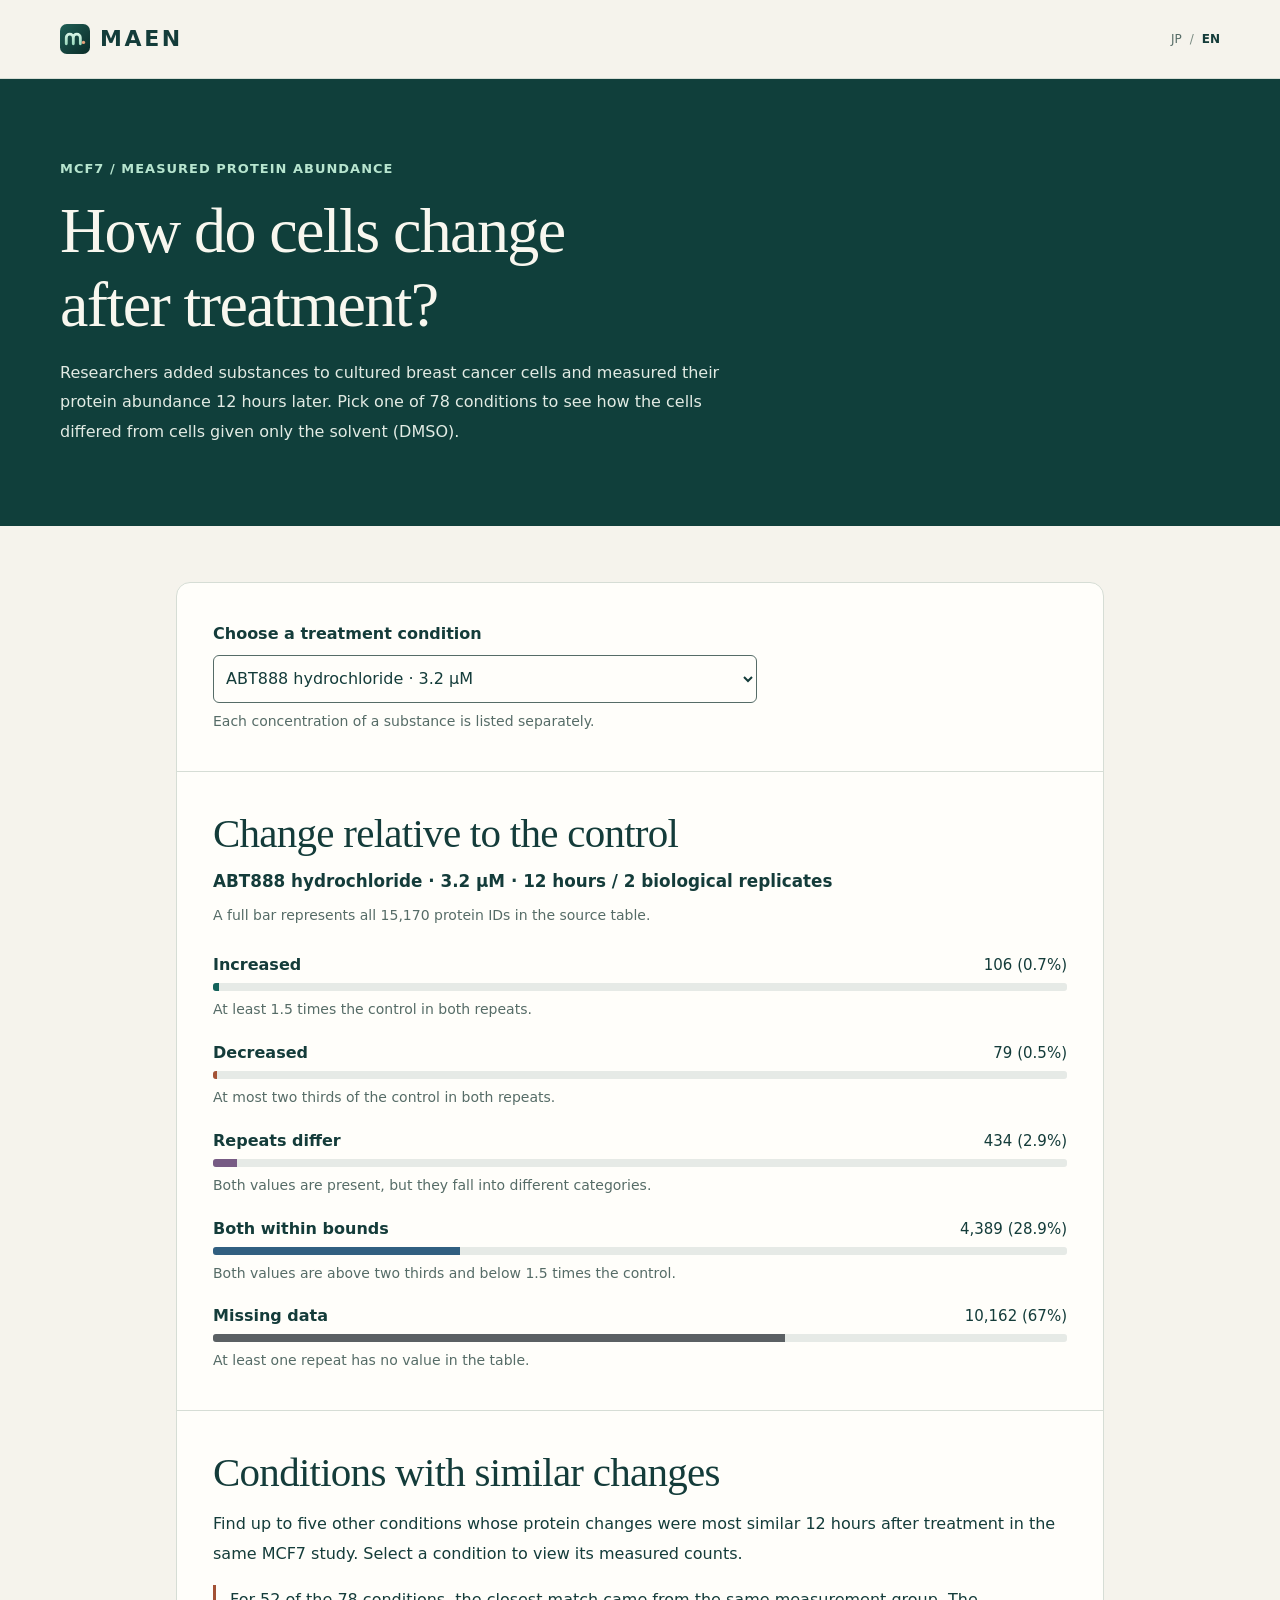
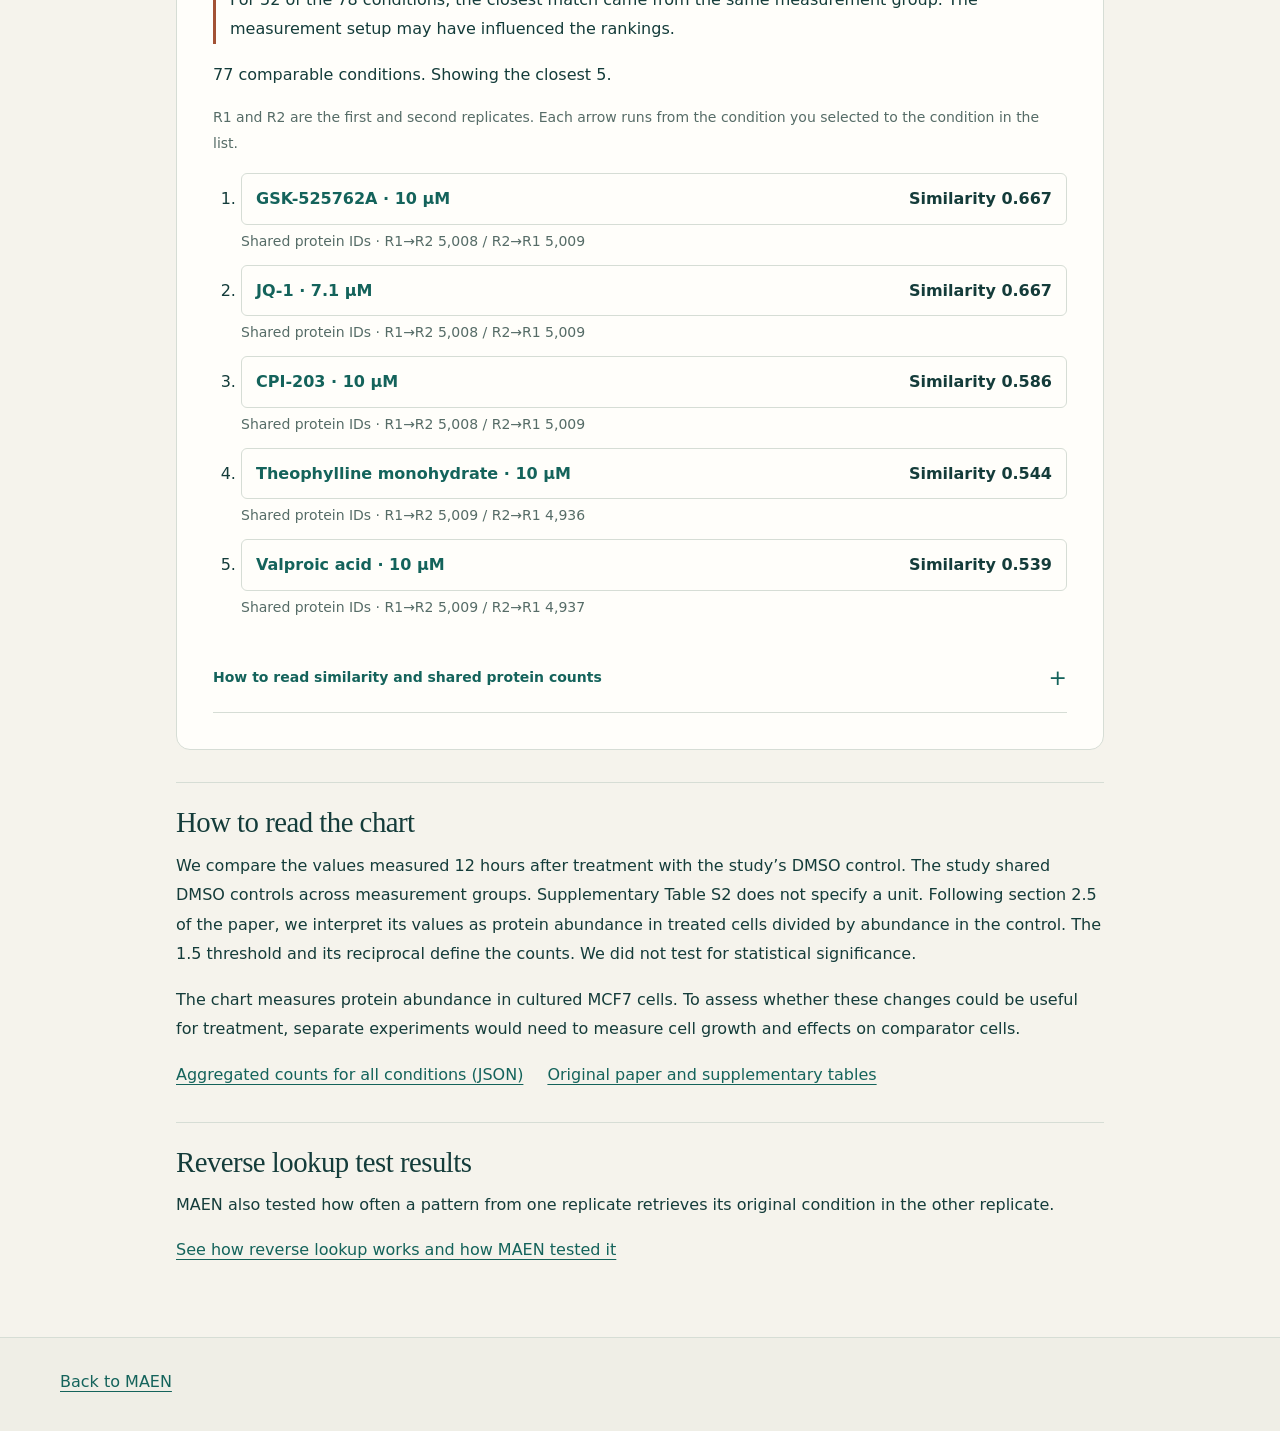
<file: protein-response-en.html>
<!doctype html>
<html lang="en">
<head>
  <meta charset="utf-8">
  <meta name="viewport" content="width=device-width,initial-scale=1">
  <meta name="description" content="Explore measured protein abundance in MCF7 breast cancer cells 12 hours after treatment, compared with a vehicle-only control.">
  <meta name="theme-color" content="#103f3b">
  <title>How do cells change after treatment? | MAEN</title>
  <link rel="icon" href="favicon.svg?v=2" type="image/svg+xml">
  <link rel="alternate" hreflang="ja" href="protein-response.html">
  <link rel="alternate" hreflang="en" href="protein-response-en.html">
  <link rel="stylesheet" href="site.css">
  <link rel="stylesheet" href="protein-response.css?v=2">
  <script defer src="protein-response.js?v=2"></script>
</head>
<body class="protein-response">
<a class="skip-link" href="#main">Skip to content</a>
<header class="site-header">
  <div class="container header-inner">
    <a class="brand" href="en.html"><img src="favicon.svg?v=2" width="30" height="30" alt="">MAEN</a>
    <nav class="language" aria-label="Language"><a href="protein-response.html" lang="ja" hreflang="ja">JP</a><span class="separator" aria-hidden="true">/</span><span aria-current="page">EN</span></nav>
  </div>
</header>
<main id="main">
  <section class="response-hero" aria-labelledby="response-title">
    <div class="container">
      <p class="eyebrow">MCF7 / Measured protein abundance</p>
      <h1 id="response-title">How do cells change<br>after treatment?</h1>
      <p>Researchers added substances to cultured breast cancer cells and measured their protein abundance 12 hours later. Pick one of 78 conditions to see how the cells differed from cells given only the solvent (DMSO).</p>
    </div>
  </section>
  <div class="container response-content">
    <div id="response-loading" role="status" hidden>Loading the summary.</div>
    <p id="response-error" role="alert" hidden>The summary could not be loaded. Reload this page or open the data link below.</p>
    <noscript>
      <section class="response-fallback" aria-labelledby="fallback-title">
        <h2 id="fallback-title">Measured example from the first condition</h2>
        <p>ABT888 hydrochloride (3.2 µM). Counts cover all 15,170 protein IDs and use both repeats of the comparison with the vehicle-only control at 12 hours.</p>
        <dl class="response-fallback-counts">
          <dt>Increased (at least 1.5 times in both)</dt><dd>106</dd>
          <dt>Decreased (at most two thirds in both)</dt><dd>79</dd>
          <dt>Repeats differ</dt><dd>434</dd>
          <dt>Both within bounds</dt><dd>4,389</dd>
          <dt>Missing data in at least one repeat</dt><dd>10,162</dd>
        </dl>
        <p>JavaScript is needed to switch conditions here. The data link below contains the counts for all conditions.</p>
      </section>
    </noscript>
    <section class="response-panel" id="response-panel" aria-labelledby="response-chart-title" hidden>
      <div class="response-toolbar">
        <label for="response-condition">Choose a treatment condition</label>
        <select id="response-condition"></select>
        <p>Each concentration of a substance is listed separately.</p>
      </div>
      <div class="response-chart">
        <h2 id="response-chart-title">Change relative to the control</h2>
        <p id="response-selected" class="response-selected" role="status"></p>
        <p class="response-scale">A full bar represents all 15,170 protein IDs in the source table.</p>
        <ul class="response-rows">
          <li class="response-row" data-bin="increased">
            <div class="response-row-head"><strong>Increased</strong><span class="response-count"></span></div>
            <div class="response-bar" aria-hidden="true"><span></span></div>
            <p>At least 1.5 times the control in both repeats.</p>
          </li>
          <li class="response-row" data-bin="decreased">
            <div class="response-row-head"><strong>Decreased</strong><span class="response-count"></span></div>
            <div class="response-bar" aria-hidden="true"><span></span></div>
            <p>At most two thirds of the control in both repeats.</p>
          </li>
          <li class="response-row" data-bin="discordant">
            <div class="response-row-head"><strong>Repeats differ</strong><span class="response-count"></span></div>
            <div class="response-bar" aria-hidden="true"><span></span></div>
            <p>Both values are present, but they fall into different categories.</p>
          </li>
          <li class="response-row" data-bin="within_threshold">
            <div class="response-row-head"><strong>Both within bounds</strong><span class="response-count"></span></div>
            <div class="response-bar" aria-hidden="true"><span></span></div>
            <p>Both values are above two thirds and below 1.5 times the control.</p>
          </li>
          <li class="response-row" data-bin="missing">
            <div class="response-row-head"><strong>Missing data</strong><span class="response-count"></span></div>
            <div class="response-bar" aria-hidden="true"><span></span></div>
            <p>At least one repeat has no value in the table.</p>
          </li>
        </ul>
      </div>
      <section class="response-similarity" aria-labelledby="response-similarity-title">
        <h2 id="response-similarity-title">Conditions with similar changes</h2>
        <p>Find up to five other conditions whose protein changes were most similar 12 hours after treatment in the same MCF7 study. Select a condition to view its measured counts.</p>
        <p class="response-similarity-note">For 52 of the 78 conditions, the closest match came from the same measurement group. The measurement setup may have influenced the rankings.</p>
        <p id="response-similarity-status" role="status">Loading similar conditions.</p>
        <p class="response-similarity-key">R1 and R2 are the first and second replicates. Each arrow runs from the condition you selected to the condition in the list.</p>
        <ol id="response-neighbors" class="response-neighbors" aria-label="Ranked by similarity" hidden></ol>
        <details class="response-similarity-method">
          <summary>How to read similarity and shared protein counts</summary>
          <p>We compare replicate 1 of the selected condition with replicate 2 of another condition, then swap the replicates. When both directions share at least 100 protein IDs, we calculate cosine similarity on the log₂ ratios to the control, then average the two scores. Scores range from −1 to 1. A score closer to 1 indicates a more similar pattern of measured changes. Scores are displayed to three decimal places.</p>
          <p>The shared protein count is shown for each direction. Comparisons use only IDs with values in both measurements. Missing values, measurement groups and shared DMSO controls may influence the scores. Mechanism and treatment effect require separate evidence.</p>
          <p>Counting all 77 possible matches for each of the 78 conditions, 304 of 6,006 pairs (5.1%) came from the same measurement group.</p>
          <p><a href="data/protein-similarity.json">Similarity data for all conditions (JSON)</a></p>
        </details>
      </section>
    </section>
    <section class="response-reading" aria-labelledby="response-reading-title">
      <h2 id="response-reading-title">How to read the chart</h2>
      <p>We compare the values measured 12 hours after treatment with the study’s DMSO control. The study shared DMSO controls across measurement groups. Supplementary Table S2 does not specify a unit. Following section 2.5 of the paper, we interpret its values as protein abundance in treated cells divided by abundance in the control. The 1.5 threshold and its reciprocal define the counts. We did not test for statistical significance.</p>
      <p>The chart measures protein abundance in cultured MCF7 cells. To assess whether these changes could be useful for treatment, separate experiments would need to measure cell growth and effects on comparator cells.</p>
      <p class="response-links"><a href="data/protein-response.json">Aggregated counts for all conditions (JSON)</a><a href="https://pmc.ncbi.nlm.nih.gov/articles/PMC10859532/">Original paper and supplementary tables</a></p>
    </section>
    <section class="response-reading" aria-labelledby="response-reverse-title">
      <h2 id="response-reverse-title">Reverse lookup test results</h2>
      <p>MAEN also tested how often a pattern from one replicate retrieves its original condition in the other replicate.</p>
      <p><a href="en.html#protein">See how reverse lookup works and how MAEN tested it</a></p>
    </section>
  </div>
</main>
<footer class="site-footer"><div class="container"><a href="en.html">Back to MAEN</a></div></footer>
</body>
</html>
</file>
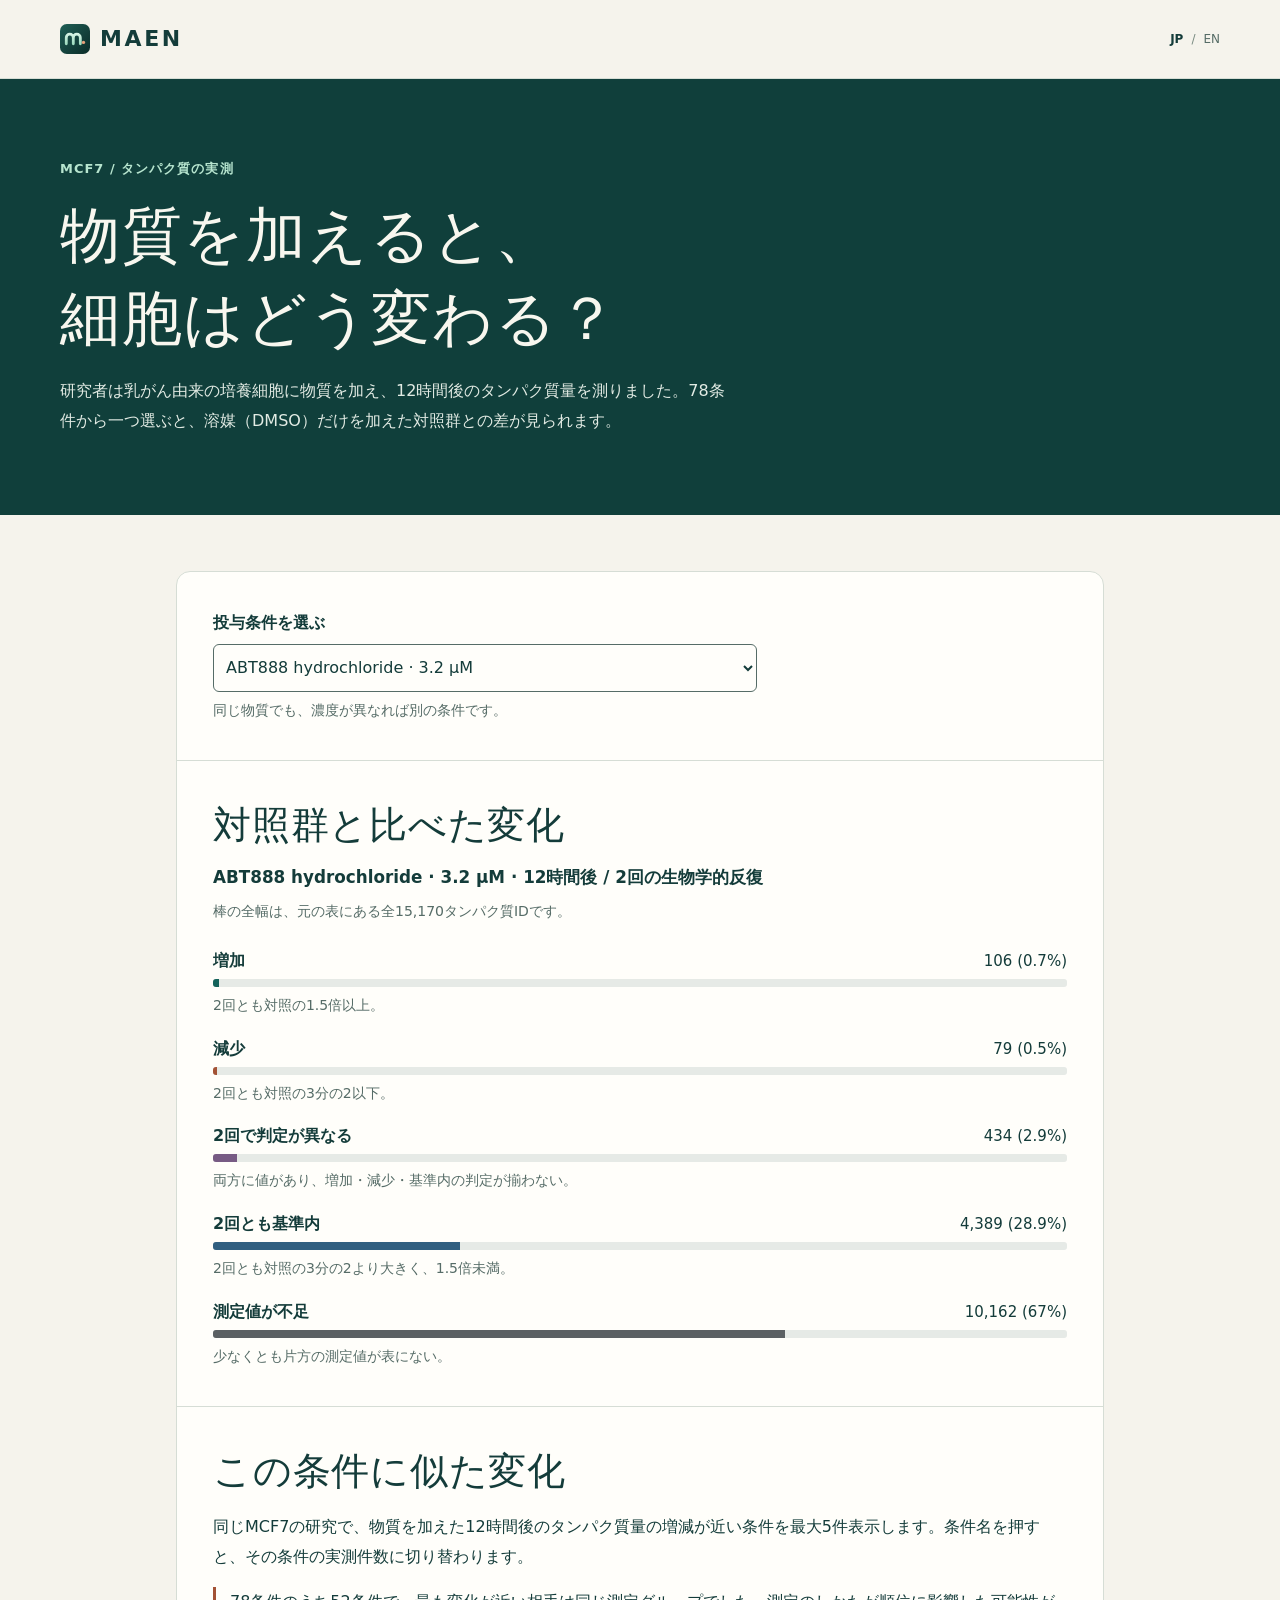
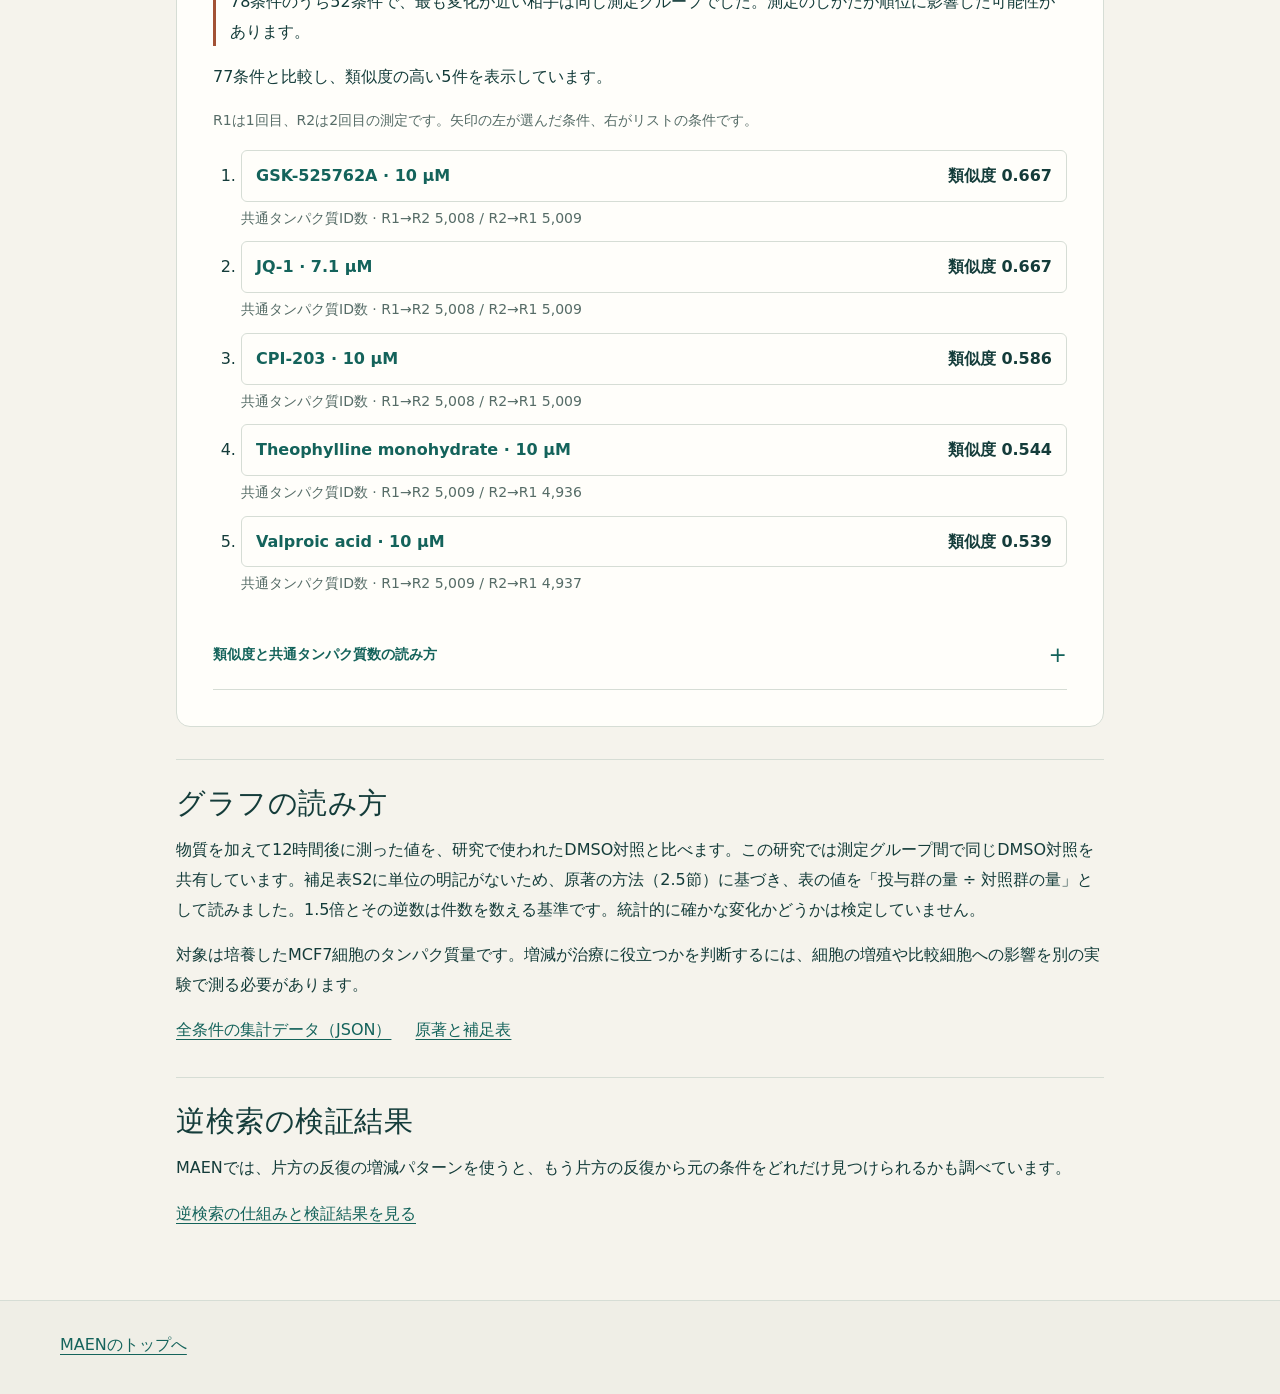
<file: protein-response.html>
<!doctype html>
<html lang="ja">
<head>
  <meta charset="utf-8">
  <meta name="viewport" content="width=device-width,initial-scale=1">
  <meta name="description" content="MCF7乳がん由来細胞に物質を加えた12時間後のタンパク質量を、溶媒だけの対照群と比べます。">
  <meta name="theme-color" content="#103f3b">
  <title>物質を加えると細胞はどう変わる？ | MAEN</title>
  <link rel="icon" href="favicon.svg?v=2" type="image/svg+xml">
  <link rel="alternate" hreflang="ja" href="protein-response.html">
  <link rel="alternate" hreflang="en" href="protein-response-en.html">
  <link rel="stylesheet" href="site.css">
  <link rel="stylesheet" href="protein-response.css?v=2">
  <script defer src="protein-response.js?v=2"></script>
</head>
<body class="protein-response">
<a class="skip-link" href="#main">本文へ移動</a>
<header class="site-header">
  <div class="container header-inner">
    <a class="brand" href="index.html"><img src="favicon.svg?v=2" width="30" height="30" alt="">MAEN</a>
    <nav class="language" aria-label="言語"><span aria-current="page">JP</span><span class="separator" aria-hidden="true">/</span><a href="protein-response-en.html" lang="en" hreflang="en">EN</a></nav>
  </div>
</header>
<main id="main">
  <section class="response-hero" aria-labelledby="response-title">
    <div class="container">
      <p class="eyebrow">MCF7 / タンパク質の実測</p>
      <h1 id="response-title">物質を加えると、<br>細胞はどう変わる？</h1>
      <p>研究者は乳がん由来の培養細胞に物質を加え、12時間後のタンパク質量を測りました。78条件から一つ選ぶと、溶媒（DMSO）だけを加えた対照群との差が見られます。</p>
    </div>
  </section>
  <div class="container response-content">
    <div id="response-loading" role="status" hidden>集計を読み込んでいます。</div>
    <p id="response-error" role="alert" hidden>集計を読み込めませんでした。ページを再読み込みするか、下の集計データを開いてください。</p>
    <noscript>
      <section class="response-fallback" aria-labelledby="fallback-title">
        <h2 id="fallback-title">最初の投与条件の実測例</h2>
        <p>ABT888 hydrochloride（3.2 µM）。12時間後に溶媒だけの対照群と比較した2回分の測定から、全15,170タンパク質IDを数えています。</p>
        <dl class="response-fallback-counts">
          <dt>増加（2回とも1.5倍以上）</dt><dd>106</dd>
          <dt>減少（2回とも3分の2以下）</dt><dd>79</dd>
          <dt>2回で判定が異なる</dt><dd>434</dd>
          <dt>2回とも基準内</dt><dd>4,389</dd>
          <dt>測定値が不足（少なくとも片方）</dt><dd>10,162</dd>
        </dl>
        <p>条件の切り替えにはJavaScriptが必要です。全条件の件数は下の集計データで確認できます。</p>
      </section>
    </noscript>
    <section class="response-panel" id="response-panel" aria-labelledby="response-chart-title" hidden>
      <div class="response-toolbar">
        <label for="response-condition">投与条件を選ぶ</label>
        <select id="response-condition"></select>
        <p>同じ物質でも、濃度が異なれば別の条件です。</p>
      </div>
      <div class="response-chart">
        <h2 id="response-chart-title">対照群と比べた変化</h2>
        <p id="response-selected" class="response-selected" role="status"></p>
        <p class="response-scale">棒の全幅は、元の表にある全15,170タンパク質IDです。</p>
        <ul class="response-rows">
          <li class="response-row" data-bin="increased">
            <div class="response-row-head"><strong>増加</strong><span class="response-count"></span></div>
            <div class="response-bar" aria-hidden="true"><span></span></div>
            <p>2回とも対照の1.5倍以上。</p>
          </li>
          <li class="response-row" data-bin="decreased">
            <div class="response-row-head"><strong>減少</strong><span class="response-count"></span></div>
            <div class="response-bar" aria-hidden="true"><span></span></div>
            <p>2回とも対照の3分の2以下。</p>
          </li>
          <li class="response-row" data-bin="discordant">
            <div class="response-row-head"><strong>2回で判定が異なる</strong><span class="response-count"></span></div>
            <div class="response-bar" aria-hidden="true"><span></span></div>
            <p>両方に値があり、増加・減少・基準内の判定が揃わない。</p>
          </li>
          <li class="response-row" data-bin="within_threshold">
            <div class="response-row-head"><strong>2回とも基準内</strong><span class="response-count"></span></div>
            <div class="response-bar" aria-hidden="true"><span></span></div>
            <p>2回とも対照の3分の2より大きく、1.5倍未満。</p>
          </li>
          <li class="response-row" data-bin="missing">
            <div class="response-row-head"><strong>測定値が不足</strong><span class="response-count"></span></div>
            <div class="response-bar" aria-hidden="true"><span></span></div>
            <p>少なくとも片方の測定値が表にない。</p>
          </li>
        </ul>
      </div>
      <section class="response-similarity" aria-labelledby="response-similarity-title">
        <h2 id="response-similarity-title">この条件に似た変化</h2>
        <p>同じMCF7の研究で、物質を加えた12時間後のタンパク質量の増減が近い条件を最大5件表示します。条件名を押すと、その条件の実測件数に切り替わります。</p>
        <p class="response-similarity-note">78条件のうち52条件で、最も変化が近い相手は同じ測定グループでした。測定のしかたが順位に影響した可能性があります。</p>
        <p id="response-similarity-status" role="status">似た条件を読み込んでいます。</p>
        <p class="response-similarity-key">R1は1回目、R2は2回目の測定です。矢印の左が選んだ条件、右がリストの条件です。</p>
        <ol id="response-neighbors" class="response-neighbors" aria-label="類似度の高い順" hidden></ol>
        <details class="response-similarity-method">
          <summary>類似度と共通タンパク質数の読み方</summary>
          <p>選択した条件の1回目と別条件の2回目を比較し、選択した条件の2回目と別条件の1回目も比較します。どちらも共通タンパク質IDが100以上の場合に、対照に対する量の比を対数（log₂）に変換してコサイン類似度を求め、2方向の値を平均します。類似度は−1から1で、1に近いほど実測の増減パターンが近いことを表します。表示値は小数第3位まで丸めています。</p>
          <p>共通タンパク質数は比較の方向ごとに表示します。測定値があるIDだけを使うため、欠測のパターンや測定グループ、共有したDMSO対照が類似度に影響する場合があります。作用のしくみや治療効果の確認には別の検証が必要です。</p>
          <p>78条件をそれぞれ選んで残り77条件との組を数えると、全6,006組のうち304組（5.1%）が同じ測定グループでした。</p>
          <p><a href="data/protein-similarity.json">全条件の類似度集計（JSON）</a></p>
        </details>
      </section>
    </section>
    <section class="response-reading" aria-labelledby="response-reading-title">
      <h2 id="response-reading-title">グラフの読み方</h2>
      <p>物質を加えて12時間後に測った値を、研究で使われたDMSO対照と比べます。この研究では測定グループ間で同じDMSO対照を共有しています。補足表S2に単位の明記がないため、原著の方法（2.5節）に基づき、表の値を「投与群の量 ÷ 対照群の量」として読みました。1.5倍とその逆数は件数を数える基準です。統計的に確かな変化かどうかは検定していません。</p>
      <p>対象は培養したMCF7細胞のタンパク質量です。増減が治療に役立つかを判断するには、細胞の増殖や比較細胞への影響を別の実験で測る必要があります。</p>
      <p class="response-links"><a href="data/protein-response.json">全条件の集計データ（JSON）</a><a href="https://pmc.ncbi.nlm.nih.gov/articles/PMC10859532/">原著と補足表</a></p>
    </section>
    <section class="response-reading" aria-labelledby="response-reverse-title">
      <h2 id="response-reverse-title">逆検索の検証結果</h2>
      <p>MAENでは、片方の反復の増減パターンを使うと、もう片方の反復から元の条件をどれだけ見つけられるかも調べています。</p>
      <p><a href="index.html#protein">逆検索の仕組みと検証結果を見る</a></p>
    </section>
  </div>
</main>
<footer class="site-footer"><div class="container"><a href="index.html">MAENのトップへ</a></div></footer>
</body>
</html>
</file>
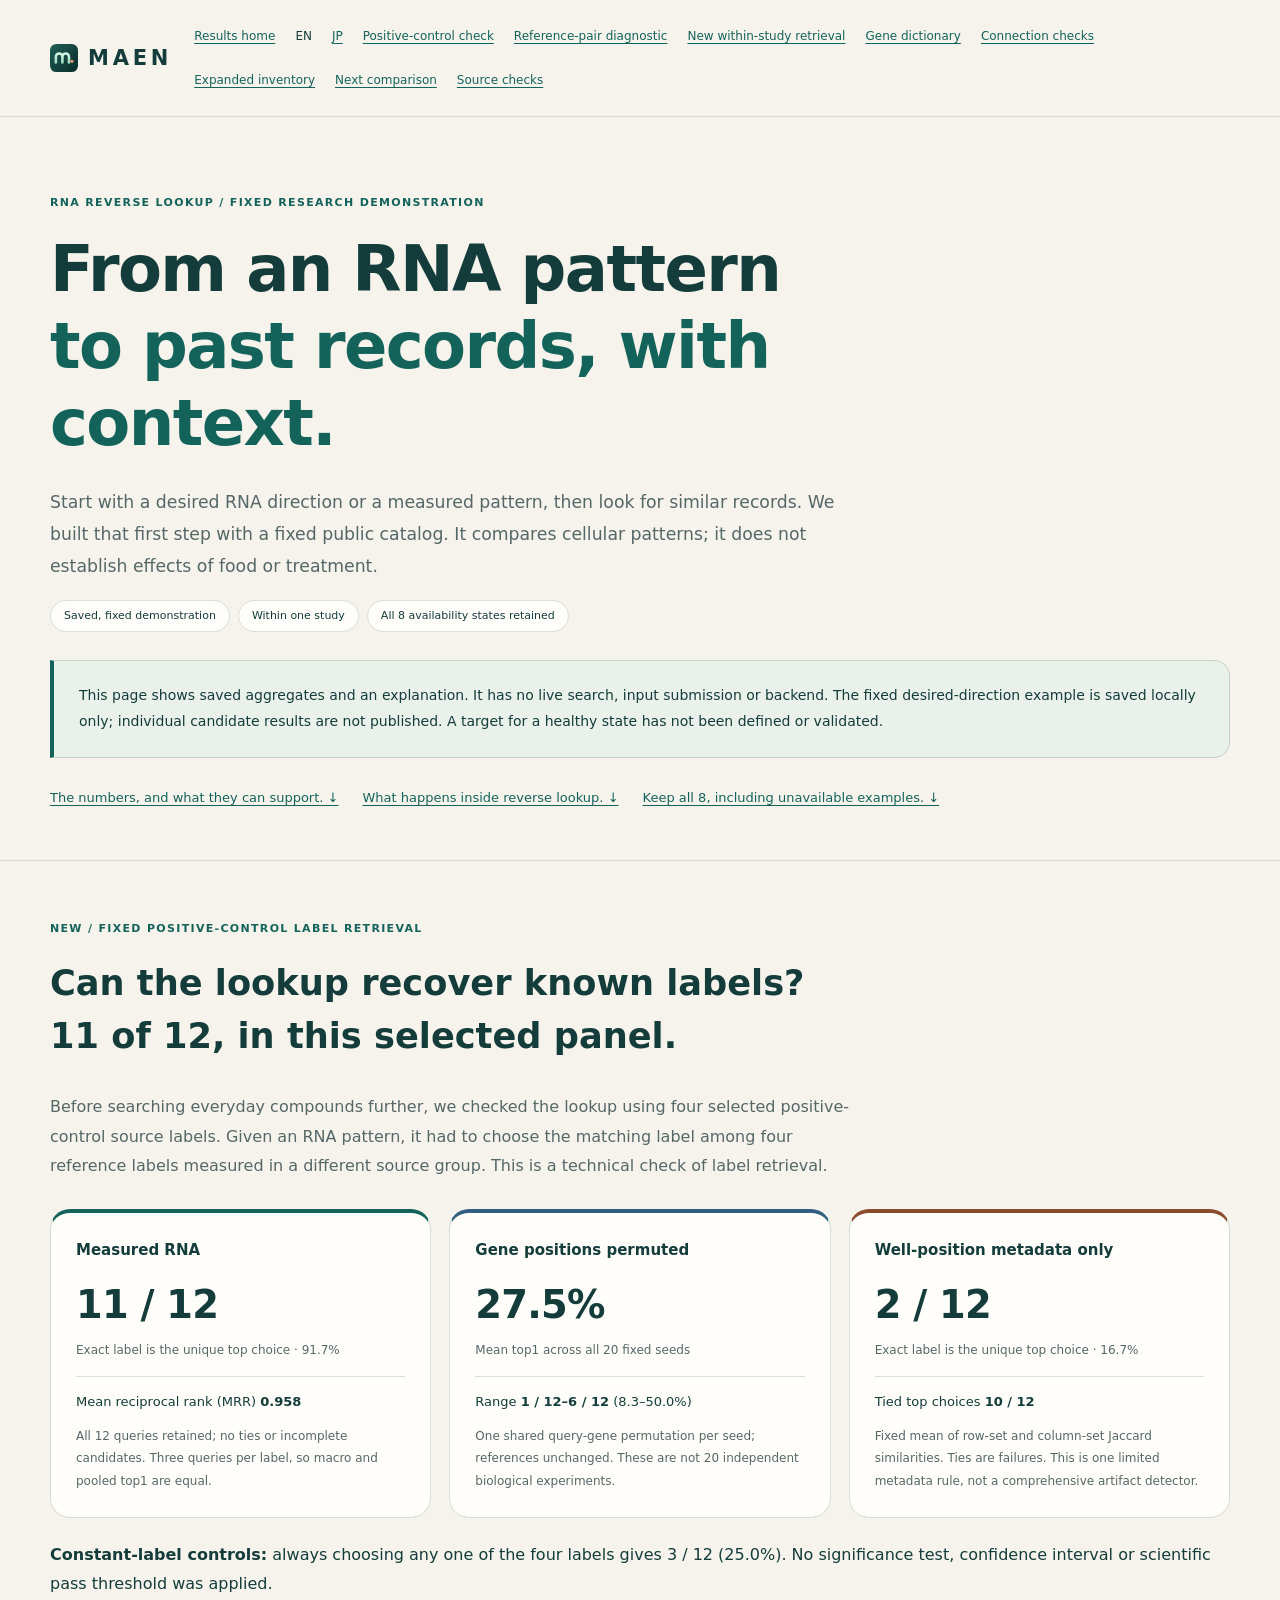
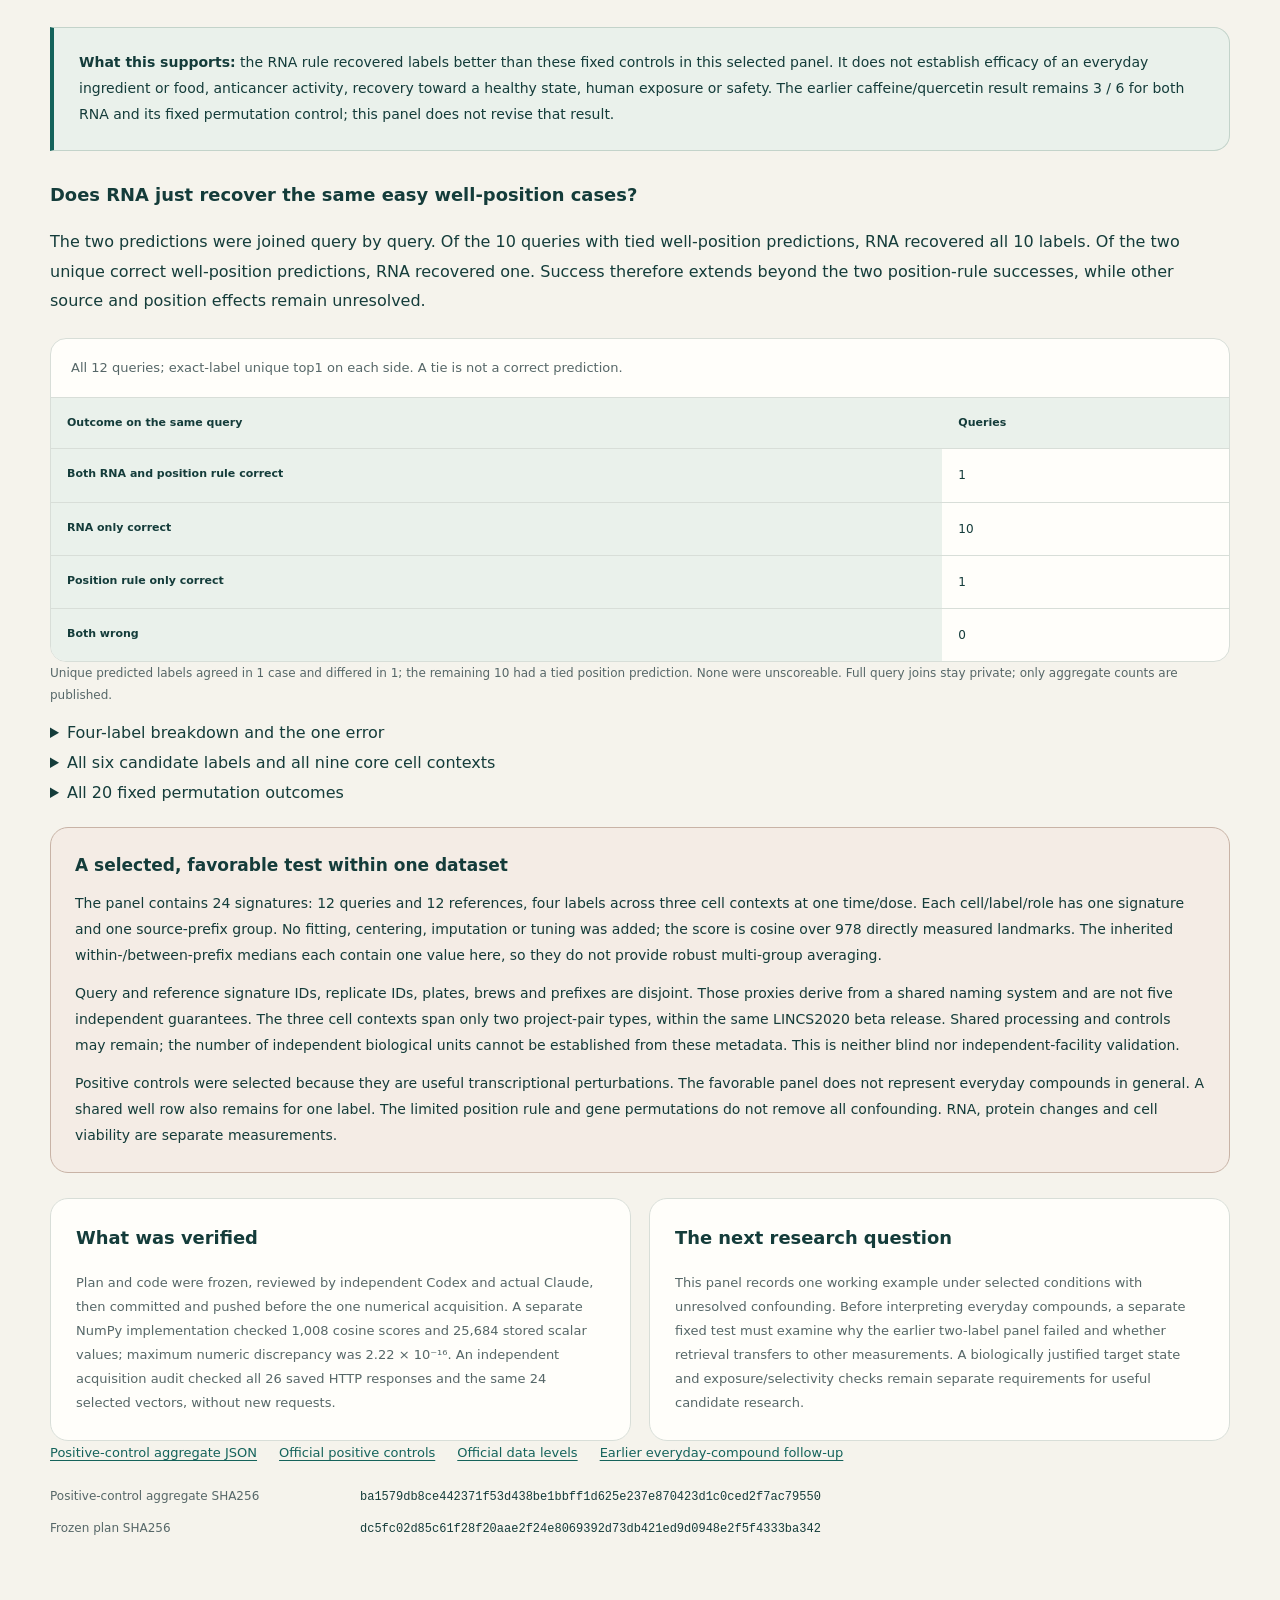
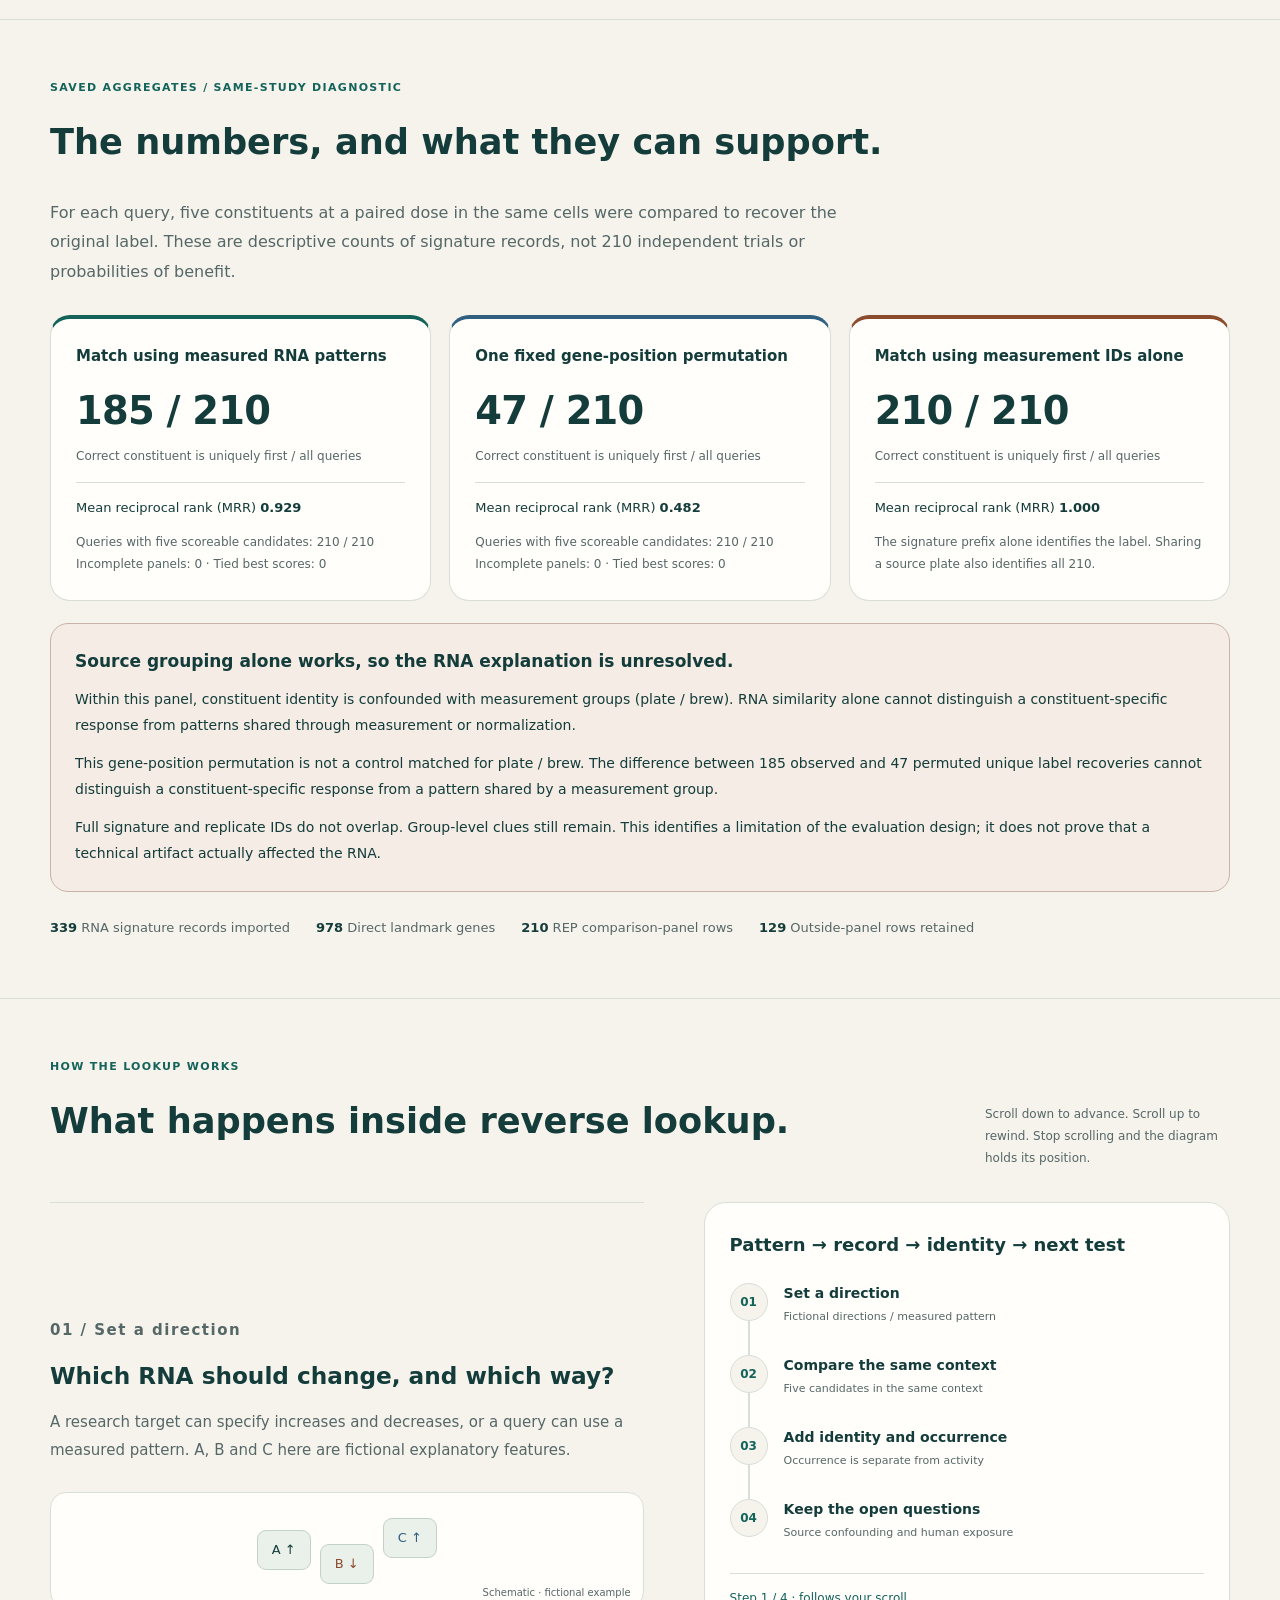
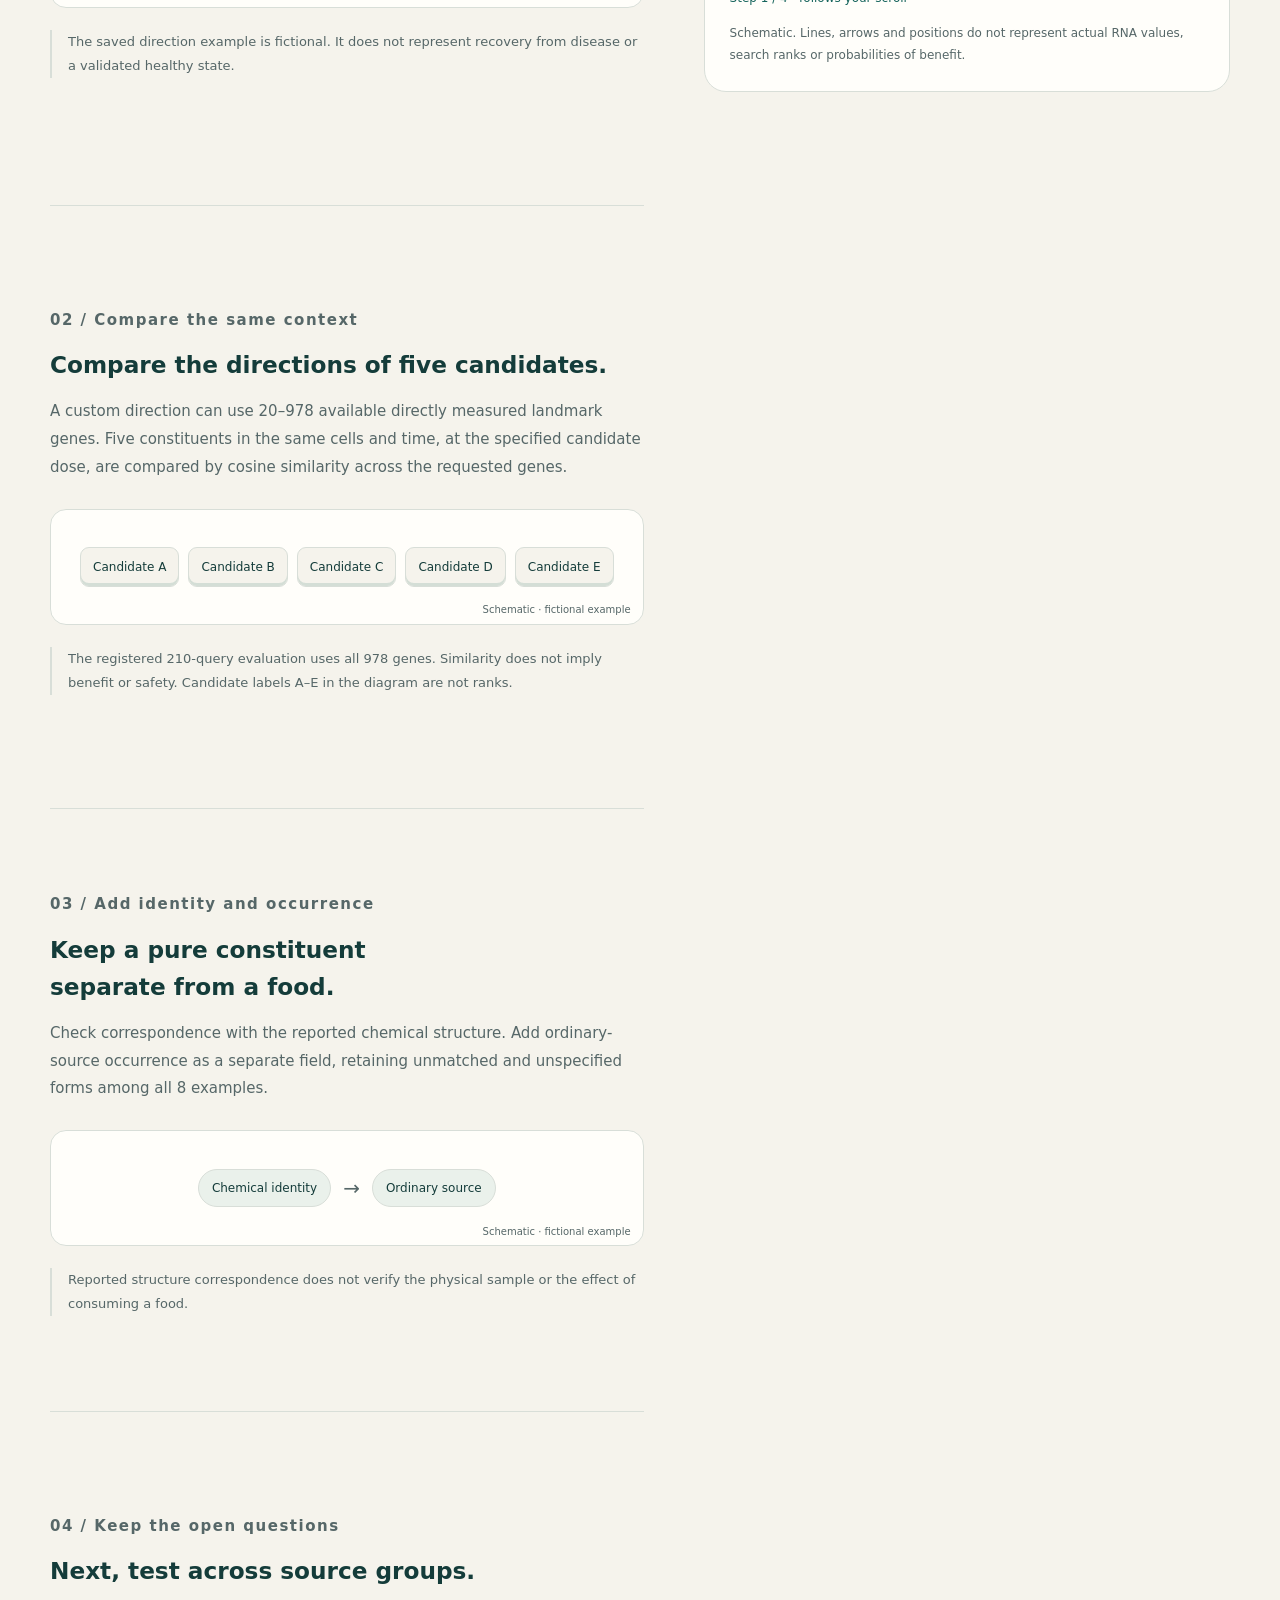
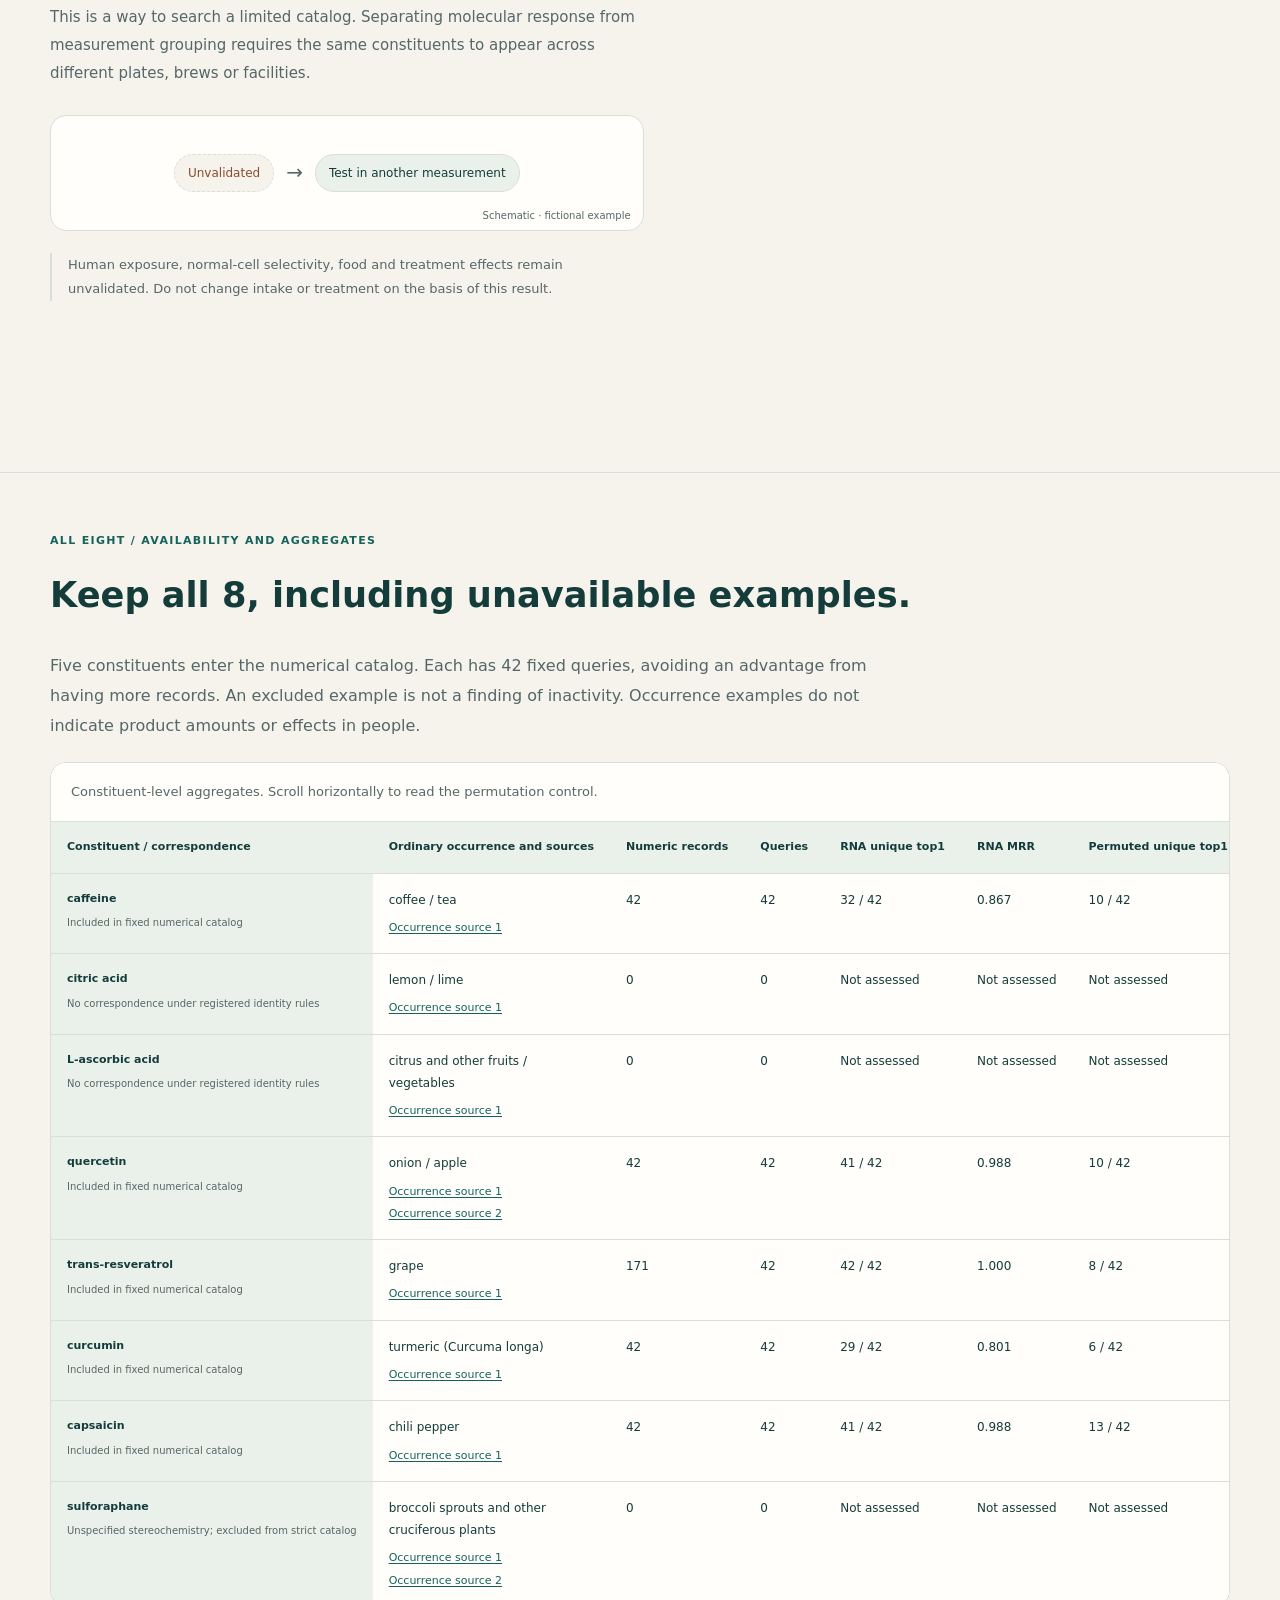
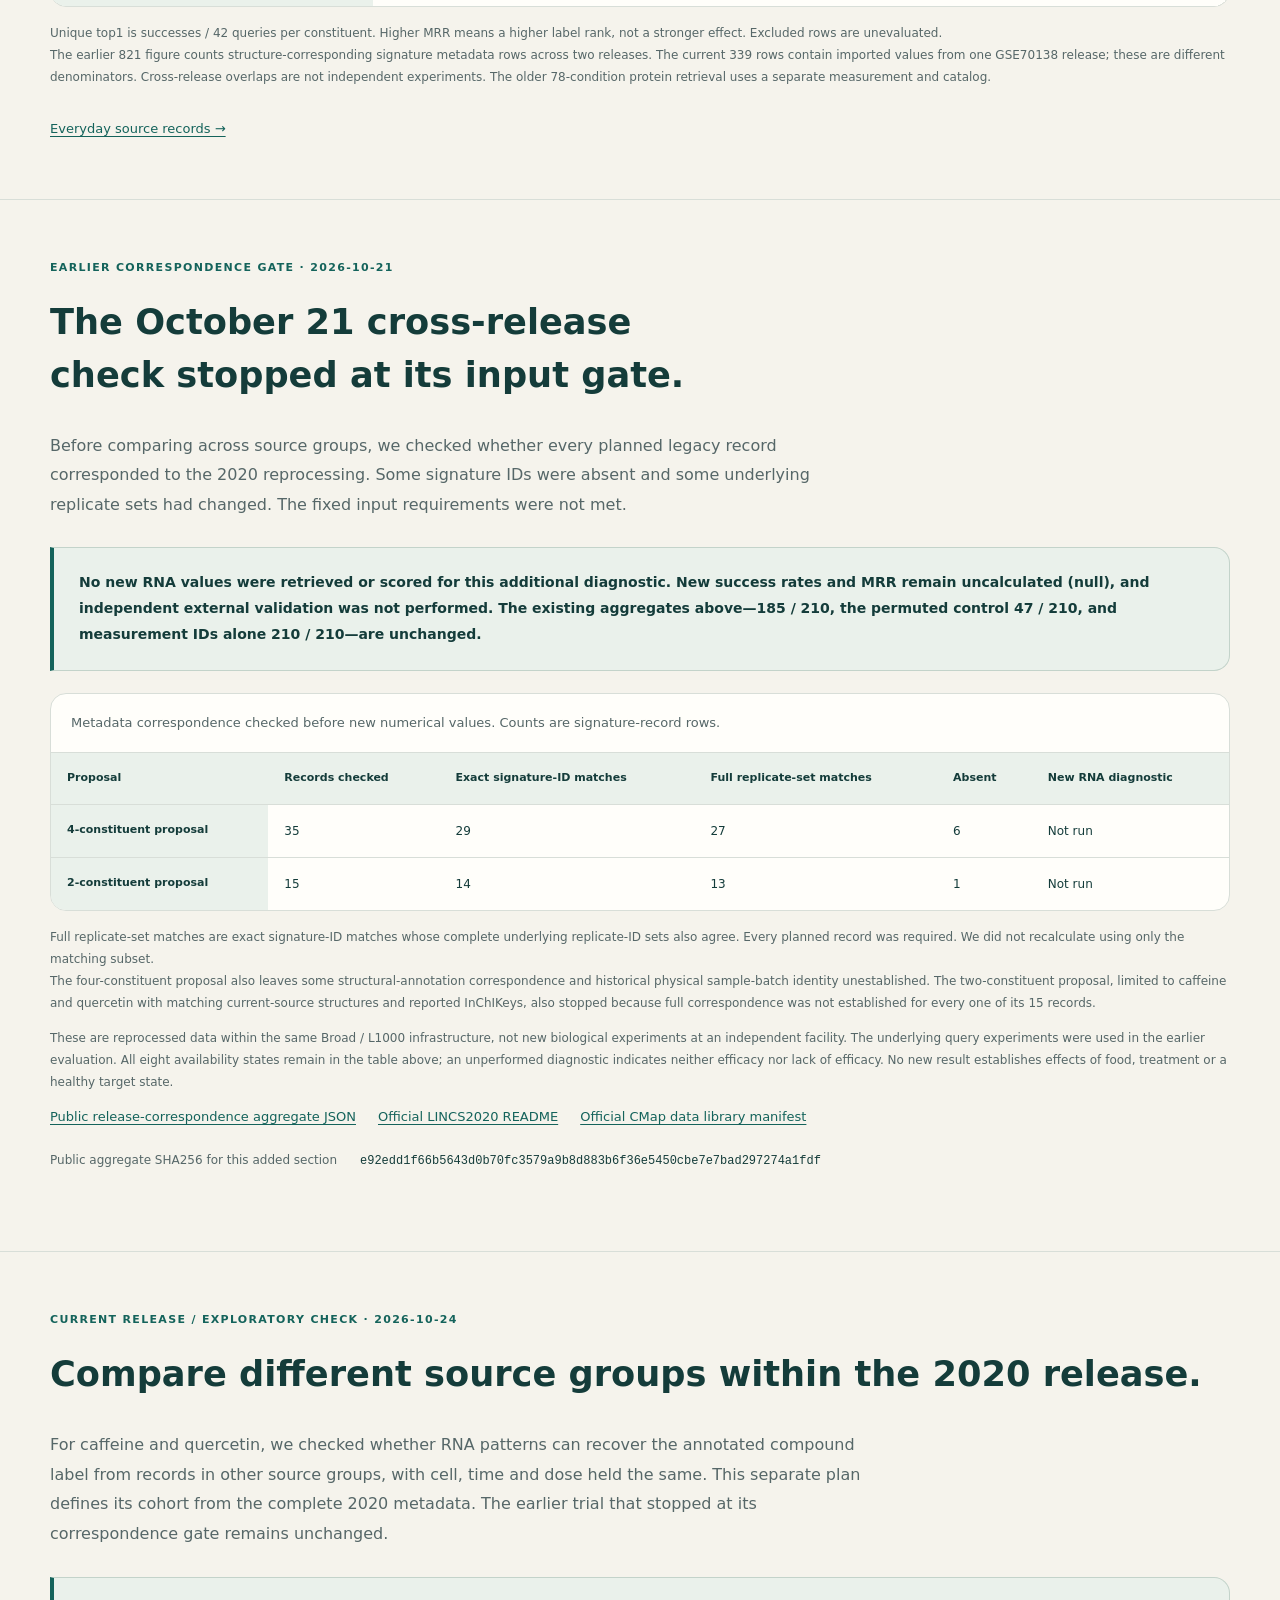
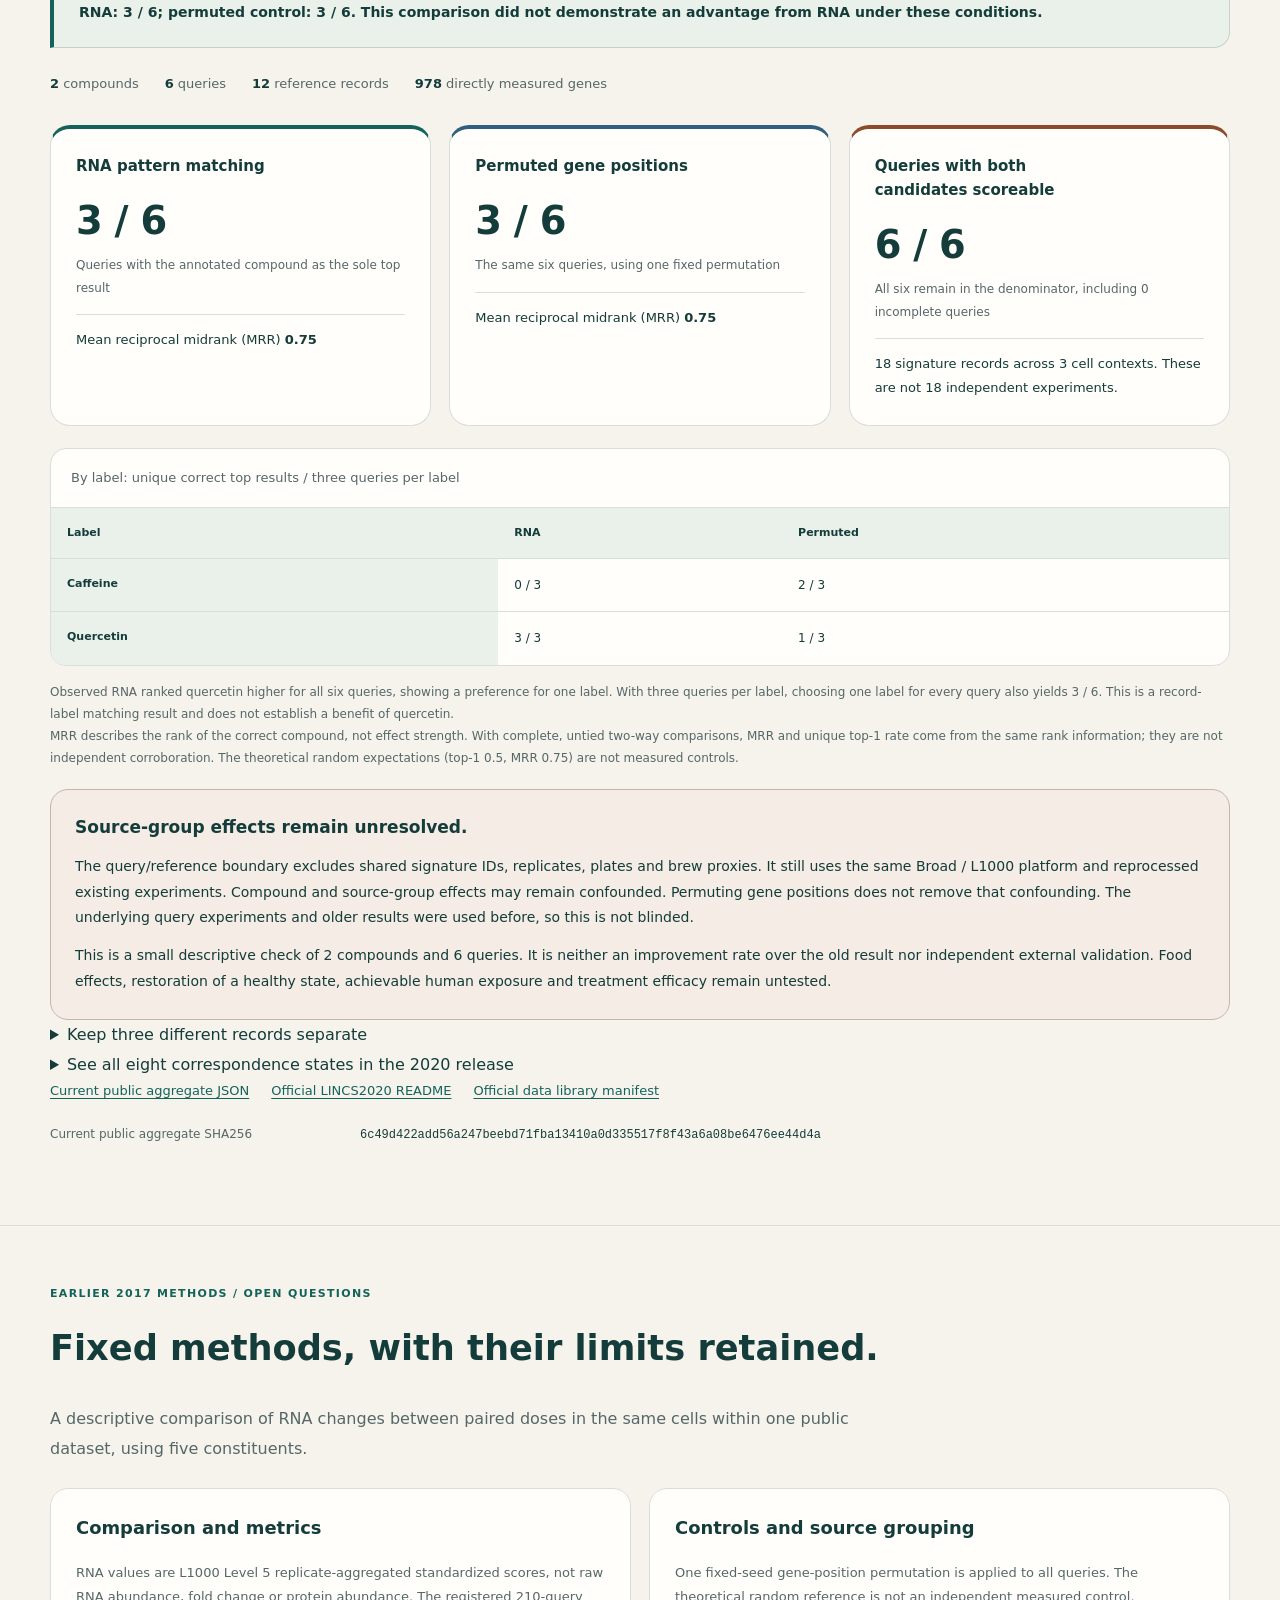
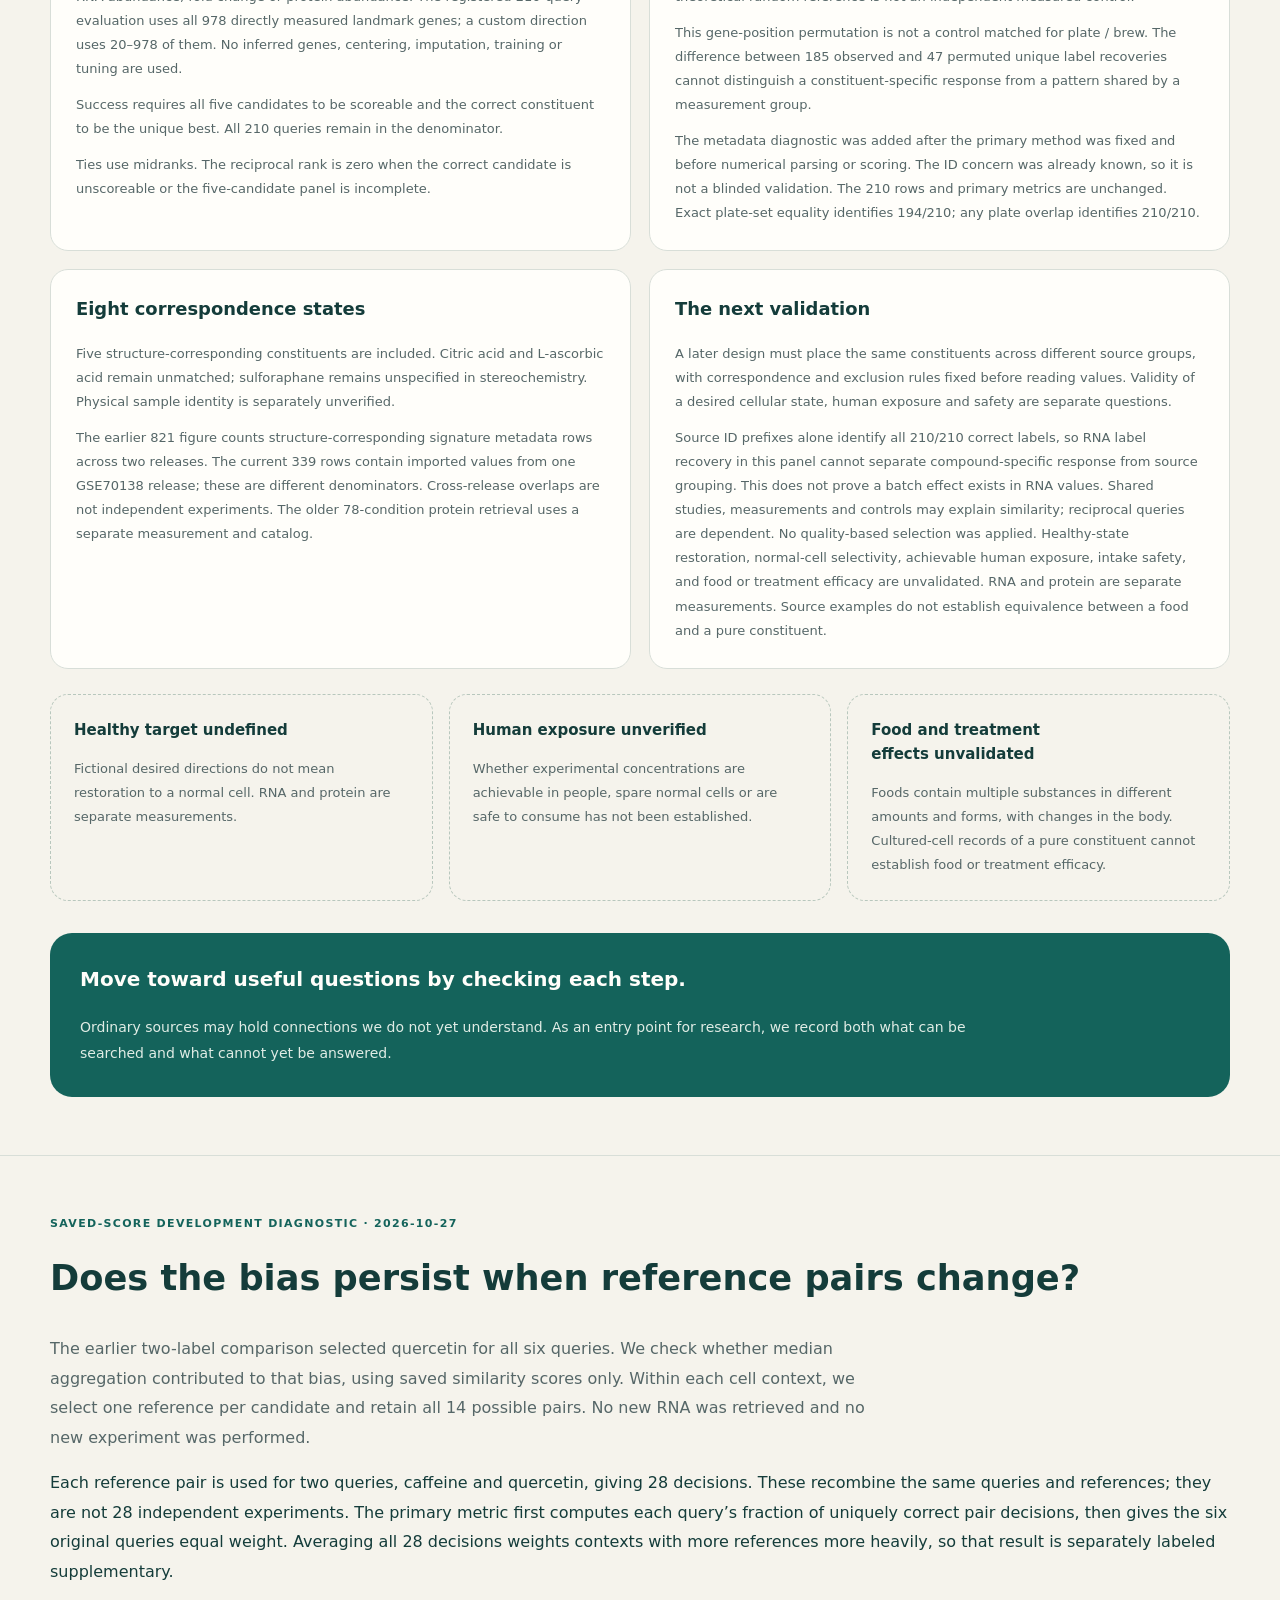
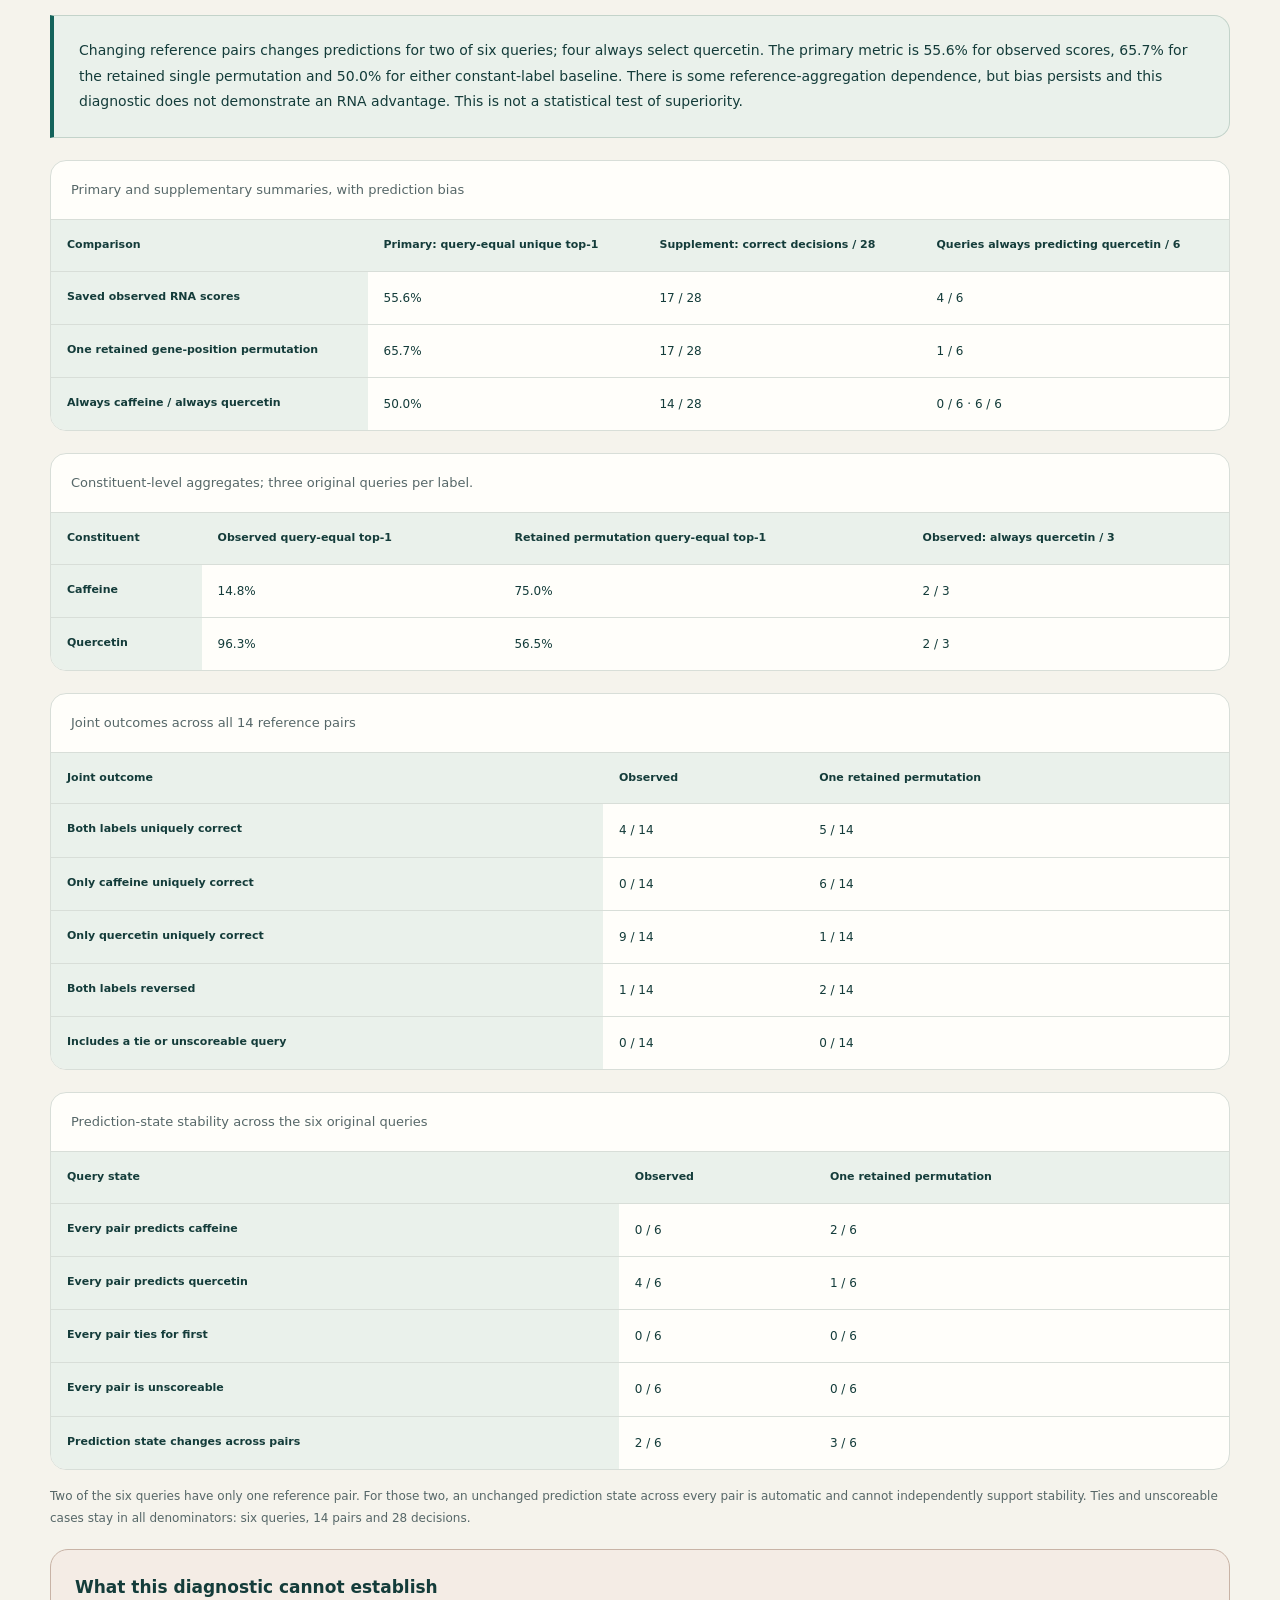
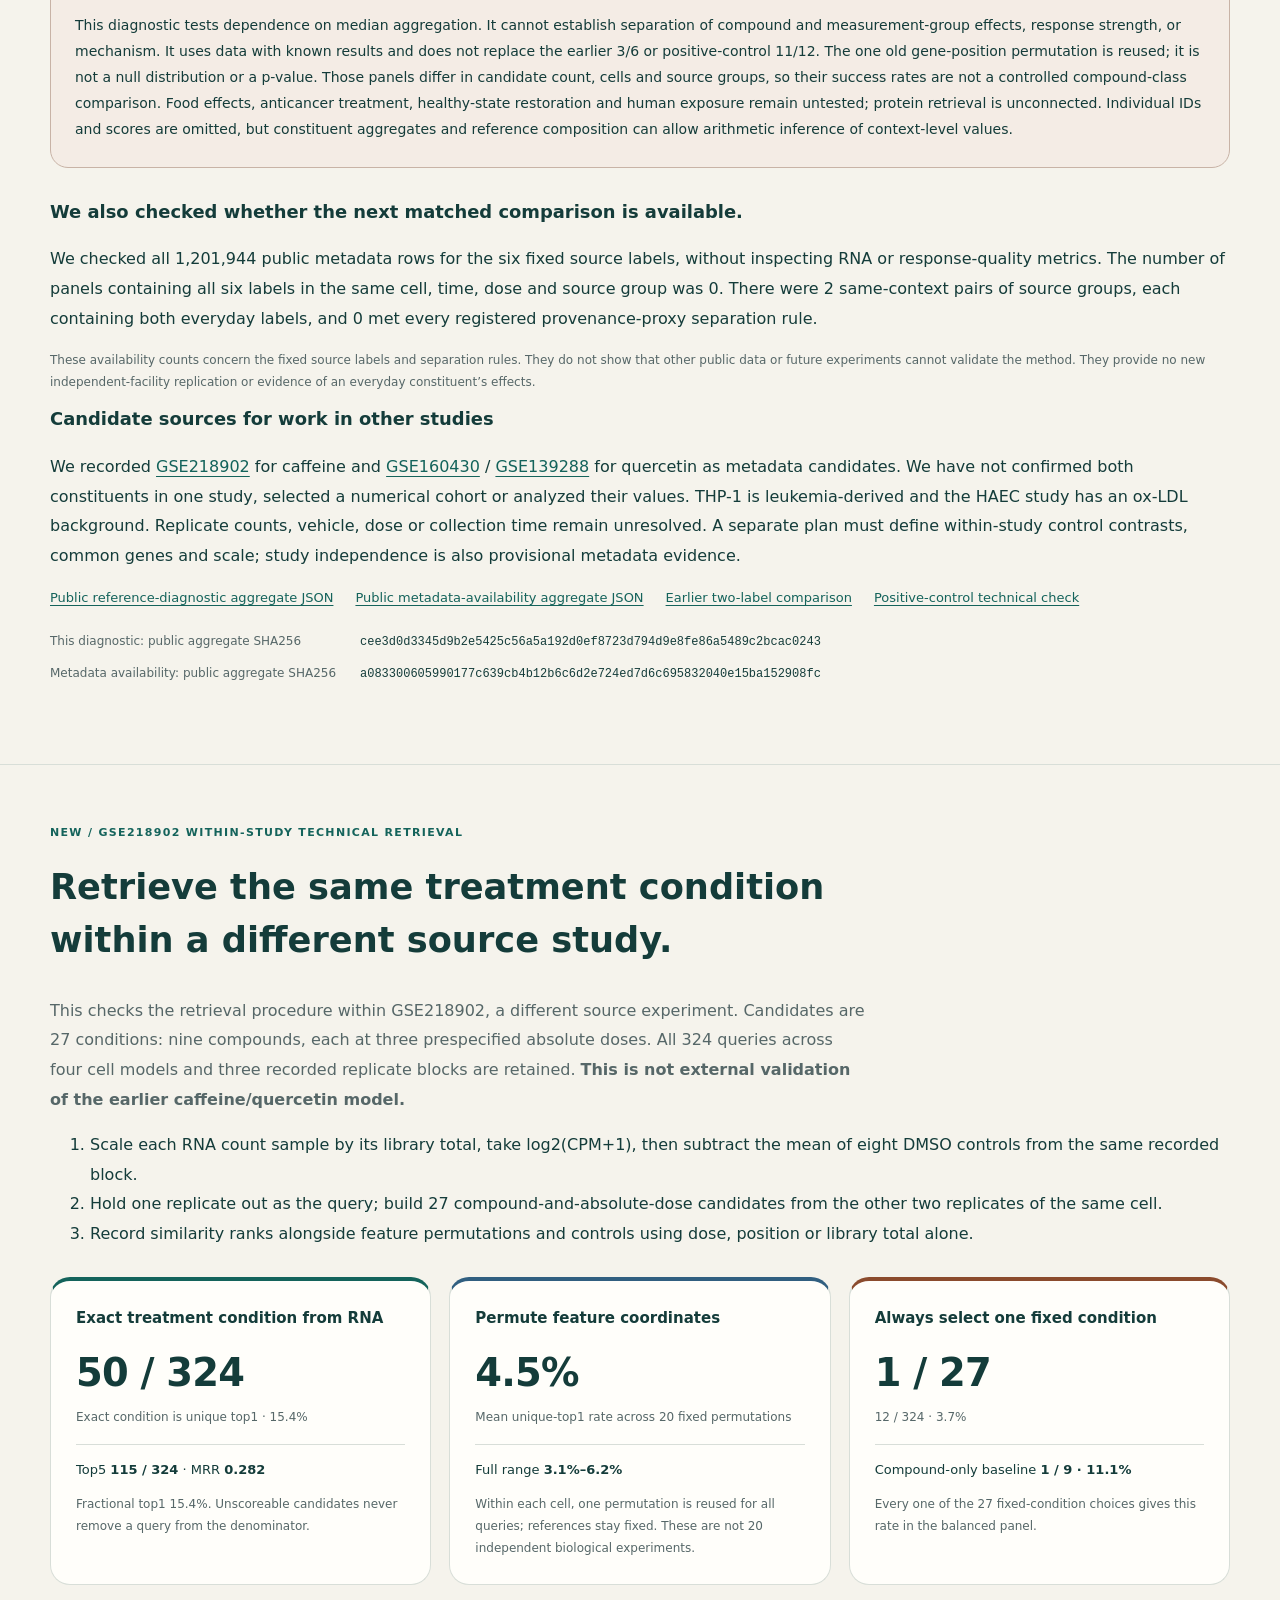
<file: rna-en.html>
<!doctype html>
<html lang="en"><head><meta charset="utf-8"><meta name="viewport" content="width=device-width,initial-scale=1"><title>MAEN — RNA lookup and positive-control checks</title><meta name="description" content="A fixed four-label positive-control panel recovered 11/12 labels; 20 gene permutations averaged 27.5%. Earlier everyday-compound results and limitations remain visible. Food and treatment efficacy are untested."><meta name="theme-color" content="#103f3b"><link rel="icon" href="favicon.svg?v=2" type="image/svg+xml"><link rel="alternate" hreflang="ja" href="rna.html"><link rel="alternate" hreflang="en" href="rna-en.html"><style>
:root{color-scheme:light;--paper:#f5f3ec;--white:#fffefa;--ink:#143c3a;--muted:#566768;--line:#d8ded8;--green:#14635b;--green-soft:#eaf1eb;--copper:#8b4b2d;--blue:#315f80;--progress:1}
*{box-sizing:border-box}html{scroll-behavior:auto}body{margin:0;background:var(--paper);color:var(--ink);font:16px/1.85 ui-sans-serif,system-ui,-apple-system,BlinkMacSystemFont,"Hiragino Kaku Gothic ProN","Yu Gothic",Meiryo,sans-serif;-webkit-font-smoothing:antialiased}a{color:var(--green);text-underline-offset:.22em}a:hover{color:var(--copper)}a:focus-visible,summary:focus-visible,[tabindex]:focus-visible{outline:3px solid var(--blue);outline-offset:5px}h1,h2,h3,p{margin-top:0}h1,h2,h3{text-wrap:balance}p{overflow-wrap:break-word}h2{font-size:clamp(1.5rem,3vw,2.2rem);line-height:1.5}h3{font-size:1.12rem;line-height:1.6}code{font:12px/1.8 ui-monospace,SFMono-Regular,Consolas,monospace;overflow-wrap:anywhere}strong{font-weight:650}.shell{width:min(1180px,calc(100% - 64px));margin-inline:auto}.skip{position:fixed;top:8px;left:16px;transform:translateY(-180%);z-index:20;background:var(--white);padding:9px 18px;border:2px solid var(--green)}.skip:focus{transform:none}.topbar{border-bottom:1px solid var(--line)}.topbar-inner{display:flex;justify-content:space-between;align-items:center;gap:22px;padding-block:20px}.wordmark{display:flex;align-items:center;gap:10px;color:var(--ink);font-size:21px;letter-spacing:.18em;font-weight:700;text-decoration:none}.wordmark img{width:28px;height:28px}.nav{display:flex;flex-wrap:wrap;gap:12px 20px;align-items:center;font-size:12px}.nav a{min-height:32px;display:inline-flex;align-items:center}.eyebrow{font-size:11px;font-weight:700;letter-spacing:.12em;color:var(--green);margin-bottom:18px}.hero{padding-block:76px 50px}h1{font-size:clamp(2.05rem,5.4vw,4rem);font-weight:600;letter-spacing:.03em;line-height:1.42;max-width:950px;margin-bottom:25px}h1 em{font-style:normal;color:var(--green)}.lead{max-width:810px;font-size:1.08rem;color:var(--muted)}.tags{display:flex;flex-wrap:wrap;gap:8px}.tag{font-size:11px;border:1px solid var(--line);border-radius:99px;padding:5px 13px;background:var(--white)}.notice{border:1px solid #c3d3ca;border-left:4px solid var(--green);border-radius:0 16px 16px 0;padding:22px 25px;background:var(--green-soft);margin-top:28px}.notice p{margin:0;font-size:14px}.small{font-size:12px;color:var(--muted)}.section{border-top:1px solid var(--line);padding-block:58px}.section-intro{max-width:820px;color:var(--muted)}.result-grid{display:grid;grid-template-columns:repeat(3,minmax(0,1fr));gap:18px;margin:28px 0 22px}.result-card{min-width:0;border:1px solid var(--line);background:var(--white);padding:25px;border-radius:20px}.result-card:nth-child(2){border-top:4px solid var(--blue)}.result-card:first-child{border-top:4px solid var(--green)}.result-card:last-child{border-top:4px solid var(--copper)}.result-card h3{font-size:15px;margin-bottom:18px}.metric-number{display:block;font-size:clamp(1.8rem,3vw,2.5rem);font-weight:600;line-height:1.3;letter-spacing:-.02em;font-variant-numeric:tabular-nums}.metric-label{display:block;font-size:12px;color:var(--muted);margin:9px 0 15px}.metric-secondary{font-size:13px;border-top:1px solid var(--line);padding-top:13px;margin:0}.metric-secondary strong{font-variant-numeric:tabular-nums}.result-detail{font-size:12px;color:var(--muted);margin:11px 0 0}.confound{border:1px solid #c8b3a6;border-radius:18px;background:#f4ece5;padding:24px;margin-top:20px}.confound h3{font-size:17px;margin-bottom:12px}.confound p{font-size:14px;margin-bottom:12px}.confound p:last-child{margin:0}.facts{display:flex;flex-wrap:wrap;gap:12px 26px;font-size:13px;margin-top:24px;color:var(--muted)}.facts strong{color:var(--ink);font-variant-numeric:tabular-nums}.links{display:flex;flex-wrap:wrap;gap:12px 24px;font-size:13px;margin:28px 0 0}.story-head{display:flex;justify-content:space-between;align-items:end;gap:30px;margin-bottom:25px}.scroll-hint{font-size:12px;color:var(--muted);max-width:245px;margin-bottom:8px}.story-layout{display:grid;grid-template-columns:1.06fr .94fr;gap:60px;align-items:start}.steps{min-width:0}.step{--phase:1;border-top:1px solid var(--line);padding:34px 0;min-height:67vh;display:flex;flex-direction:column;justify-content:center;scroll-margin-top:24px}.step-no{font-size:11px;font-weight:700;color:var(--green);letter-spacing:.1em;margin-bottom:12px}.step h3{font-size:1.45rem;margin-bottom:15px}.step p{font-size:15px;color:var(--muted)}.detail{font-size:13px!important;border-left:2px solid var(--line);padding-left:16px}.mini{position:relative;display:flex;align-items:center;justify-content:center;flex-wrap:wrap;gap:9px;min-height:116px;padding:22px 14px;background:var(--white);border:1px solid var(--line);border-radius:16px;margin:12px 0 22px}.mini-note{position:absolute;right:12px;bottom:4px;color:var(--muted);font-size:10px}.gene{padding:7px 14px;background:var(--green-soft);border:1px solid #c2d2c5;border-radius:9px;font-size:13px;transform:translateY(calc((1 - var(--phase))*var(--drift,0px)))}.gene:nth-child(2){--drift:14px;color:var(--copper)}.gene:nth-child(3){--drift:-12px;color:var(--blue)}.token{font-size:12px;border:1px solid var(--line);border-radius:9px;padding:8px 12px;background:var(--paper);box-shadow:inset 0 -3px 0 rgba(20,99,91,calc(.15 + .55*var(--phase)))}.arrow{font-size:20px;color:var(--muted);padding-inline:3px}.pill{font-size:12px;border:1px solid var(--line);border-radius:99px;padding:7px 13px;background:var(--green-soft)}.open-pill{border-style:dashed;background:var(--paper);color:var(--copper)}.story-visual{margin:0;padding:25px;border:1px solid var(--line);border-radius:22px;background:var(--white);position:relative}.story-visual[data-pinned=true]{position:sticky;top:30px}.visual-title{font-size:18px;font-weight:600;margin-bottom:20px}.diagram{display:grid;gap:20px;position:relative;margin:12px 0 24px}.diagram:before{content:"";position:absolute;left:18px;top:15px;bottom:15px;width:2px;background:var(--line)}.diagram:after{content:"";position:absolute;left:18px;top:15px;bottom:15px;width:2px;background:var(--green);transform:scaleY(var(--progress));transform-origin:top}.node{position:relative;z-index:1;padding-left:54px;min-height:52px}.node-no{position:absolute;left:0;top:2px;display:grid;place-items:center;width:38px;height:38px;border:1px solid var(--line);border-radius:50%;background:var(--paper);font-size:12px;font-weight:700;color:var(--green)}.node strong{display:block;font-size:14px}.node span:last-child{display:block;font-size:11px;color:var(--muted)}.visual-caption{font-size:12px;color:var(--muted);margin:0}.visual-status{font-size:12px;color:var(--green);border-top:1px solid var(--line);padding-top:13px;margin-top:15px}.table-wrap{overflow:auto;border:1px solid var(--line);border-radius:16px;background:var(--white);max-width:100%;margin-top:22px}.table-wrap:focus-visible{outline-offset:3px}table{border-collapse:collapse;width:100%;font-size:12px;min-width:1040px}caption{text-align:left;padding:17px 20px;font-size:13px;color:var(--muted)}th,td{text-align:left;padding:15px 16px;border-top:1px solid var(--line);vertical-align:top}th{font-weight:650;background:var(--green-soft);font-size:11px;white-space:nowrap}td.num{font-variant-numeric:tabular-nums;white-space:nowrap}.name{min-width:145px;font-weight:650}.source-cell{max-width:240px;min-width:185px}.source-cell p{margin:0 0 5px}.source-cell a{display:inline-block;margin-right:10px;font-size:11px}.status{display:block;font-size:10px;font-weight:400;color:var(--muted);margin-top:5px}.table-key{font-size:12px;color:var(--muted);margin:15px 0 0}.method-grid{display:grid;grid-template-columns:1fr 1fr;gap:18px;margin-top:25px}.method-card{background:var(--white);border:1px solid var(--line);border-radius:18px;padding:25px}.method-card p{font-size:13px;color:var(--muted);margin-bottom:12px}.method-card p:last-child{margin:0}.limits{display:grid;grid-template-columns:repeat(3,minmax(0,1fr));gap:16px;margin-top:25px}.limit{padding:23px;border:1px dashed #b8c7bd;border-radius:18px}.limit h3{font-size:15px}.limit p{font-size:13px;color:var(--muted);margin:0}.hashes{display:grid;grid-template-columns:minmax(190px,.5fr) minmax(0,1.5fr);gap:8px 20px;font-size:12px;margin:20px 0}.hashes dt{color:var(--muted)}.hashes dd{margin:0;min-width:0}.sources{font-size:13px;display:flex;flex-wrap:wrap;gap:12px 22px}.closing{background:var(--green);color:var(--white);border-radius:22px;padding:30px;margin-top:32px}.closing h3{font-size:20px}.closing p{font-size:14px;color:#e0ece5;max-width:900px;margin:0}.footer{display:flex;justify-content:space-between;gap:20px;padding-block:30px 45px;border-top:1px solid var(--line);font-size:11px;color:var(--muted)}.footer p{margin:0}.noscript{font-size:13px;border:1px solid var(--line);border-radius:14px;padding:16px 20px;margin-top:24px}html[lang=en] h1{letter-spacing:-.025em;line-height:1.2}
@media(max-width:999px),(max-height:699px){.story-layout{display:block}.story-visual{display:none}.step{min-height:0;padding-block:30px}.mini{max-width:600px}.step p{max-width:780px}.step h3{font-size:1.3rem}}
@media(max-width:700px){.shell{width:calc(100% - 36px)}.topbar-inner{gap:14px;padding-block:15px}.wordmark{font-size:18px}.wordmark img{width:25px;height:25px}.nav{font-size:11px;gap:7px 12px;justify-content:flex-end}.hero{padding-block:49px 35px}h1{font-size:2rem}.lead{font-size:15px}.section{padding-block:39px}.result-grid,.method-grid,.limits{grid-template-columns:1fr}.result-card{padding:22px}.metric-number{font-size:2.2rem}.notice,.confound{padding:20px}.notice p,.confound p{font-size:13px}.story-head{display:block}.scroll-hint{max-width:none}.step h3{font-size:1.25rem}.step p{font-size:14px}.mini{padding:22px 12px}.token{padding:7px 9px;font-size:11px}.gene{font-size:12px}.hashes{display:block}.hashes dt{margin-top:13px}.closing{padding:24px}.closing h3{font-size:18px}.closing p{font-size:13px}.footer{display:block}.footer p+p{margin-top:10px}html[lang=en] h1{font-size:2.35rem}.table-key{font-size:11px}}
@media(prefers-reduced-motion:reduce){:root{--progress:1}.step{--phase:1!important}.gene{transform:none!important}.diagram:after{transform:scaleY(1)}}
@media print{body{background:#fff;color:#111}.shell{width:100%}.topbar,.skip,.scroll-hint,.story-visual{display:none}.hero{padding-block:15px 25px}h1{font-size:28px}.section{padding-block:25px}.story-layout{display:block}.step{min-height:0;break-inside:avoid;--phase:1!important}.gene{transform:none!important}.result-grid,.method-grid,.limits{display:block}.result-card,.method-card,.limit{margin-bottom:12px;break-inside:avoid}.table-wrap{overflow:visible;border-radius:0}table{min-width:0;font-size:8px}th,td{padding:7px 5px}th{font-size:8px;white-space:normal}.name,.source-cell{min-width:0}.table-key{font-size:9px}.hashes{font-size:10px}.closing{background:#fff;color:#111;border:1px solid #777;padding:20px}.closing p{color:#333}.footer{display:block;padding-block:15px}a{color:#111}.metric-number{font-size:25px}.notice,.confound{background:#fff}}
</style></head><body>
<a class="skip" href="#main">Skip to content</a><header class="topbar"><div class="shell topbar-inner"><a class="wordmark" href="en.html" aria-label="MAEN"><img src="favicon.svg?v=2" width="28" height="28" alt="">MAEN</a><nav class="nav" aria-label="Pages and language"><a href="en.html">Results home</a><span>EN</span><a href="rna.html" lang="ja" hreflang="ja">JP</a><a href="#positive-controls">Positive-control check</a><a href="#reference-diagnostic">Reference-pair diagnostic</a><!-- MAEN tempo-retrieval nav v1 begin --><a href="#tempo-retrieval">New within-study retrieval</a><!-- MAEN tempo-retrieval nav v1 end --><!-- MAEN gene-correspondence nav v1 begin --><a href="#gene-correspondence">Gene dictionary</a><!-- MAEN gene-correspondence nav v1 end --><!-- MAEN cross-assay-preflight nav v1 begin --><a href="#cross-assay-preflight">Connection checks</a><!-- MAEN cross-assay-preflight nav v1 end --><!-- MAEN expanded-inventory nav v1 begin --><a href="#expanded-inventory">Expanded inventory</a><!-- MAEN expanded-inventory nav v1 end --><!-- MAEN condition-transfer-plan nav v1 begin --><a href="#condition-transfer-plan">Next comparison</a><!-- MAEN condition-transfer-plan nav v1 end --><!-- MAEN source-readiness nav v1 begin --><a href="#source-readiness">Source checks</a><!-- MAEN source-readiness nav v1 end --></nav></div></header>
<main id="main"><section class="shell hero"><p class="eyebrow">RNA REVERSE LOOKUP / FIXED RESEARCH DEMONSTRATION</p><h1>From an RNA pattern<br><em>to past records, with context.</em></h1><p class="lead">Start with a desired RNA direction or a measured pattern, then look for similar records. We built that first step with a fixed public catalog. It compares cellular patterns; it does not establish effects of food or treatment.</p><div class="tags"><span class="tag">Saved, fixed demonstration</span><span class="tag">Within one study</span><span class="tag">All 8 availability states retained</span></div><div class="notice"><p>This page shows saved aggregates and an explanation. It has no live search, input submission or backend. The fixed desired-direction example is saved locally only; individual candidate results are not published. A target for a healthy state has not been defined or validated.</p></div><nav class="links" aria-label="On this page"><a href="#results">The numbers, and what they can support. ↓</a><a href="#how-it-works">What happens inside reverse lookup. ↓</a><a href="#eight-constituents">Keep all 8, including unavailable examples. ↓</a></nav><noscript><p class="noscript">The diagrams are static. Results, all 8 constituents, methods and sources remain readable without JavaScript.</p></noscript></section>
<section class="section" id="positive-controls"><div class="shell">
<p class="eyebrow">NEW / FIXED POSITIVE-CONTROL LABEL RETRIEVAL</p>
<h2>Can the lookup recover known labels? 11 of 12, in this selected panel.</h2>
<p class="section-intro">Before searching everyday compounds further, we checked the lookup using four selected positive-control source labels. Given an RNA pattern, it had to choose the matching label among four reference labels measured in a different source group. This is a technical check of label retrieval.</p>
<div class="result-grid"><article class="result-card"><h3>Measured RNA</h3><strong class="metric-number">11 / 12</strong><span class="metric-label">Exact label is the unique top choice · 91.7%</span><p class="metric-secondary">Mean reciprocal rank (MRR) <strong>0.958</strong></p><p class="result-detail">All 12 queries retained; no ties or incomplete candidates. Three queries per label, so macro and pooled top1 are equal.</p></article><article class="result-card"><h3>Gene positions permuted</h3><strong class="metric-number">27.5%</strong><span class="metric-label">Mean top1 across all 20 fixed seeds</span><p class="metric-secondary">Range <strong>1 / 12–6 / 12</strong> (8.3–50.0%)</p><p class="result-detail">One shared query-gene permutation per seed; references unchanged. These are not 20 independent biological experiments.</p></article><article class="result-card"><h3>Well-position metadata only</h3><strong class="metric-number">2 / 12</strong><span class="metric-label">Exact label is the unique top choice · 16.7%</span><p class="metric-secondary">Tied top choices <strong>10 / 12</strong></p><p class="result-detail">Fixed mean of row-set and column-set Jaccard similarities. Ties are failures. This is one limited metadata rule, not a comprehensive artifact detector.</p></article></div>
<p><strong>Constant-label controls:</strong> always choosing any one of the four labels gives 3 / 12 (25.0%). No significance test, confidence interval or scientific pass threshold was applied.</p>
<div class="notice"><p><strong>What this supports:</strong> the RNA rule recovered labels better than these fixed controls in this selected panel. It does not establish efficacy of an everyday ingredient or food, anticancer activity, recovery toward a healthy state, human exposure or safety. The earlier caffeine/quercetin result remains 3 / 6 for both RNA and its fixed permutation control; this panel does not revise that result.</p></div>
<h3 style="margin-top:30px">Does RNA just recover the same easy well-position cases?</h3>
<p>The two predictions were joined query by query. Of the 10 queries with tied well-position predictions, RNA recovered all 10 labels. Of the two unique correct well-position predictions, RNA recovered one. Success therefore extends beyond the two position-rule successes, while other source and position effects remain unresolved.</p>
<div class="table-wrap" tabindex="0"><table style="min-width:0"><caption>All 12 queries; exact-label unique top1 on each side. A tie is not a correct prediction.</caption><thead><tr><th scope="col" style="white-space:normal">Outcome on the same query</th><th scope="col" style="white-space:normal">Queries</th></tr></thead><tbody><tr><th scope="row" style="white-space:normal">Both RNA and position rule correct</th><td>1</td></tr><tr><th scope="row" style="white-space:normal">RNA only correct</th><td>10</td></tr><tr><th scope="row" style="white-space:normal">Position rule only correct</th><td>1</td></tr><tr><th scope="row" style="white-space:normal">Both wrong</th><td>0</td></tr></tbody></table></div>
<p class="small">Unique predicted labels agreed in 1 case and differed in 1; the remaining 10 had a tied position prediction. None were unscoreable. Full query joins stay private; only aggregate counts are published.</p>
<details><summary>Four-label breakdown and the one error</summary><div class="table-wrap" tabindex="0"><table style="min-width:0"><caption>The overall denominator is 12; each label has three registered queries in its own breakdown.</caption><thead><tr><th scope="col" style="white-space:normal">Source label</th><th scope="col" style="white-space:normal">Exact unique top1</th><th scope="col" style="white-space:normal">MRR</th></tr></thead><tbody><tr><th scope="row" style="white-space:normal">ly-294002</th><td>3 / 3</td><td>1.000</td></tr><tr><th scope="row" style="white-space:normal">mitoxantrone</th><td>3 / 3</td><td>1.000</td></tr><tr><th scope="row" style="white-space:normal">vorinostat</th><td>3 / 3</td><td>1.000</td></tr><tr><th scope="row" style="white-space:normal">wortmannin</th><td>2 / 3</td><td>0.833</td></tr></tbody></table></div><p class="table-key">The one exact-label error was wortmannin → LY-294002. Both carry PI3K-related annotations. A separately registered annotation-group match counts that cross-prediction, giving 12 / 12; this is a relaxed annotation count, not perfect exact-label retrieval, biological correctness or evidence of identical RNA effects. Always choosing a PI3K-annotated label already gives 6 / 12 on that secondary count.</p></details>
<details><summary>All six candidate labels and all nine core cell contexts</summary><p class="table-key">Before RNA access, the initial four-control list lost geldanamycin and trichostatin-a because source structure and reported full InChIKey disagreed. LY-294002 and mitoxantrone were added from the official positive-control list. The final four-label panel was fixed using metadata availability, without RNA values or response-quality scores.</p><div class="table-wrap" tabindex="0"><table style="min-width:0"><caption>All six investigated candidates, including both exclusions.</caption><thead><tr><th scope="col" style="white-space:normal">Candidate</th><th scope="col" style="white-space:normal">Recorded decision</th></tr></thead><tbody><tr><th scope="row" style="white-space:normal">geldanamycin</th><td>Excluded: source structure and reported key disagree</td></tr><tr><th scope="row" style="white-space:normal">trichostatin-a</th><td>Excluded: source structure and reported key disagree</td></tr><tr><th scope="row" style="white-space:normal">vorinostat</th><td>Selected source label</td></tr><tr><th scope="row" style="white-space:normal">wortmannin</th><td>Selected source label; stereo-unspecified form only, variants not pooled</td></tr><tr><th scope="row" style="white-space:normal">ly-294002</th><td>Selected source label</td></tr><tr><th scope="row" style="white-space:normal">mitoxantrone</th><td>Selected source label</td></tr></tbody></table></div><div class="table-wrap" tabindex="0"><table style="min-width:0"><caption>At 24 hours / 10 µM, a complete prefix contains all four labels. Two separate eligible prefixes are required; all three eligible contexts were used.</caption><thead><tr><th scope="col" style="white-space:normal">Cell context</th><th scope="col" style="white-space:normal">Complete source prefixes</th><th scope="col" style="white-space:normal">Decision</th></tr></thead><tbody><tr><th scope="row" style="white-space:normal">A375</th><td>1</td><td>Not eligible</td></tr><tr><th scope="row" style="white-space:normal">A549</th><td>2</td><td>Used</td></tr><tr><th scope="row" style="white-space:normal">HA1E</th><td>1</td><td>Not eligible</td></tr><tr><th scope="row" style="white-space:normal">HCC515</th><td>0</td><td>Not eligible</td></tr><tr><th scope="row" style="white-space:normal">HEPG2</th><td>0</td><td>Not eligible</td></tr><tr><th scope="row" style="white-space:normal">HT29</th><td>1</td><td>Not eligible</td></tr><tr><th scope="row" style="white-space:normal">MCF7</th><td>2</td><td>Used</td></tr><tr><th scope="row" style="white-space:normal">PC3</th><td>2</td><td>Used</td></tr><tr><th scope="row" style="white-space:normal">VCAP</th><td>0</td><td>Not eligible</td></tr></tbody></table></div><p class="table-key">The source structure/key check establishes annotation consistency only. Wortmannin uses a stereo-unspecified reported form without pooling variants. Complete chemical-form identity and the physical stock have not been independently verified.</p></details>
<details><summary>All 20 fixed permutation outcomes</summary><div class="table-wrap" tabindex="0"><table style="min-width:0"><caption>All registered seeds are retained. MRR is supplemental; the primary metric is macro exact-label top1.</caption><thead><tr><th scope="col" style="white-space:normal">Seed</th><th scope="col" style="white-space:normal">Exact unique top1</th><th scope="col" style="white-space:normal">MRR</th></tr></thead><tbody><tr><th scope="row" style="white-space:normal">2026102400</th><td>5 / 12</td><td>0.583</td></tr><tr><th scope="row" style="white-space:normal">2026102401</th><td>4 / 12</td><td>0.597</td></tr><tr><th scope="row" style="white-space:normal">2026102402</th><td>6 / 12</td><td>0.653</td></tr><tr><th scope="row" style="white-space:normal">2026102403</th><td>3 / 12</td><td>0.528</td></tr><tr><th scope="row" style="white-space:normal">2026102404</th><td>3 / 12</td><td>0.562</td></tr><tr><th scope="row" style="white-space:normal">2026102405</th><td>4 / 12</td><td>0.576</td></tr><tr><th scope="row" style="white-space:normal">2026102406</th><td>6 / 12</td><td>0.681</td></tr><tr><th scope="row" style="white-space:normal">2026102407</th><td>3 / 12</td><td>0.542</td></tr><tr><th scope="row" style="white-space:normal">2026102408</th><td>1 / 12</td><td>0.389</td></tr><tr><th scope="row" style="white-space:normal">2026102409</th><td>1 / 12</td><td>0.410</td></tr><tr><th scope="row" style="white-space:normal">2026102410</th><td>2 / 12</td><td>0.410</td></tr><tr><th scope="row" style="white-space:normal">2026102411</th><td>3 / 12</td><td>0.556</td></tr><tr><th scope="row" style="white-space:normal">2026102412</th><td>1 / 12</td><td>0.410</td></tr><tr><th scope="row" style="white-space:normal">2026102413</th><td>2 / 12</td><td>0.507</td></tr><tr><th scope="row" style="white-space:normal">2026102414</th><td>5 / 12</td><td>0.694</td></tr><tr><th scope="row" style="white-space:normal">2026102415</th><td>4 / 12</td><td>0.576</td></tr><tr><th scope="row" style="white-space:normal">2026102416</th><td>5 / 12</td><td>0.604</td></tr><tr><th scope="row" style="white-space:normal">2026102417</th><td>2 / 12</td><td>0.458</td></tr><tr><th scope="row" style="white-space:normal">2026102418</th><td>3 / 12</td><td>0.576</td></tr><tr><th scope="row" style="white-space:normal">2026102419</th><td>3 / 12</td><td>0.528</td></tr></tbody></table></div></details>
<div class="confound"><h3>A selected, favorable test within one dataset</h3><p>The panel contains 24 signatures: 12 queries and 12 references, four labels across three cell contexts at one time/dose. Each cell/label/role has one signature and one source-prefix group. No fitting, centering, imputation or tuning was added; the score is cosine over 978 directly measured landmarks. The inherited within-/between-prefix medians each contain one value here, so they do not provide robust multi-group averaging.</p><p>Query and reference signature IDs, replicate IDs, plates, brews and prefixes are disjoint. Those proxies derive from a shared naming system and are not five independent guarantees. The three cell contexts span only two project-pair types, within the same LINCS2020 beta release. Shared processing and controls may remain; the number of independent biological units cannot be established from these metadata. This is neither blind nor independent-facility validation.</p><p>Positive controls were selected because they are useful transcriptional perturbations. The favorable panel does not represent everyday compounds in general. A shared well row also remains for one label. The limited position rule and gene permutations do not remove all confounding. RNA, protein changes and cell viability are separate measurements.</p></div>
<div class="method-grid"><article class="method-card"><h3>What was verified</h3><p>Plan and code were frozen, reviewed by independent Codex and actual Claude, then committed and pushed before the one numerical acquisition. A separate NumPy implementation checked 1,008 cosine scores and 25,684 stored scalar values; maximum numeric discrepancy was 2.22 × 10⁻¹⁶. An independent acquisition audit checked all 26 saved HTTP responses and the same 24 selected vectors, without new requests.</p></article><article class="method-card"><h3>The next research question</h3><p>This panel records one working example under selected conditions with unresolved confounding. Before interpreting everyday compounds, a separate fixed test must examine why the earlier two-label panel failed and whether retrieval transfers to other measurements. A biologically justified target state and exposure/selectivity checks remain separate requirements for useful candidate research.</p></article></div>
<div class="sources"><a href="data/rna-positive-summary.json">Positive-control aggregate JSON</a><a href="https://clue.io/connectopedia/l1000_positive_controls">Official positive controls</a><a href="https://clue.io/connectopedia/data_levels">Official data levels</a><a href="#current-release">Earlier everyday-compound follow-up</a></div>
<dl class="hashes"><dt>Positive-control aggregate SHA256</dt><dd><code>ba1579db8ce442371f53d438be1bbff1d625e237e870423d1c0ced2f7ac79550</code></dd><dt>Frozen plan SHA256</dt><dd><code>dc5fc02d85c61f28f20aae2f24e8069392d73db421ed9d0948e2f5f4333ba342</code></dd></dl>
</div></section>
<section class="section" id="results"><div class="shell"><p class="eyebrow">SAVED AGGREGATES / SAME-STUDY DIAGNOSTIC</p><h2>The numbers, and what they can support.</h2><p class="section-intro">For each query, five constituents at a paired dose in the same cells were compared to recover the original label. These are descriptive counts of signature records, not 210 independent trials or probabilities of benefit.</p><div class="result-grid"><article class="result-card"><h3>Match using measured RNA patterns</h3><strong class="metric-number">185 / 210</strong><span class="metric-label">Correct constituent is uniquely first / all queries</span><p class="metric-secondary">Mean reciprocal rank (MRR) <strong>0.929</strong></p><p class="result-detail">Queries with five scoreable candidates: 210 / 210<br>Incomplete panels: 0 · Tied best scores: 0</p></article><article class="result-card"><h3>One fixed gene-position permutation</h3><strong class="metric-number">47 / 210</strong><span class="metric-label">Correct constituent is uniquely first / all queries</span><p class="metric-secondary">Mean reciprocal rank (MRR) <strong>0.482</strong></p><p class="result-detail">Queries with five scoreable candidates: 210 / 210<br>Incomplete panels: 0 · Tied best scores: 0</p></article><article class="result-card"><h3>Match using measurement IDs alone</h3><strong class="metric-number">210 / 210</strong><span class="metric-label">Correct constituent is uniquely first / all queries</span><p class="metric-secondary">Mean reciprocal rank (MRR) <strong>1.000</strong></p><p class="result-detail">The signature prefix alone identifies the label. Sharing a source plate also identifies all 210.</p></article></div><div class="confound"><h3>Source grouping alone works, so the RNA explanation is unresolved.</h3><p>Within this panel, constituent identity is confounded with measurement groups (plate / brew). RNA similarity alone cannot distinguish a constituent-specific response from patterns shared through measurement or normalization.</p><p>This gene-position permutation is not a control matched for plate / brew. The difference between 185 observed and 47 permuted unique label recoveries cannot distinguish a constituent-specific response from a pattern shared by a measurement group.</p><p>Full signature and replicate IDs do not overlap. Group-level clues still remain. This identifies a limitation of the evaluation design; it does not prove that a technical artifact actually affected the RNA.</p></div><div class="facts"><span><strong>339</strong> RNA signature records imported</span><span><strong>978</strong> Direct landmark genes</span><span><strong>210</strong> REP comparison-panel rows</span><span><strong>129</strong> Outside-panel rows retained</span></div></div></section>
<section class="section" id="how-it-works"><div class="shell"><div class="story-head"><div><p class="eyebrow">HOW THE LOOKUP WORKS</p><h2>What happens inside reverse lookup.</h2></div><p class="scroll-hint">Scroll down to advance. Scroll up to rewind. Stop scrolling and the diagram holds its position.</p></div><div class="story-layout" id="rna-story" data-progress="1" data-step="static"><div class="steps"><article class="step" data-step-number="1"><p class="step-no">01 / Set a direction</p><h3>Which RNA should change, and which way?</h3><p>A research target can specify increases and decreases, or a query can use a measured pattern. A, B and C here are fictional explanatory features.</p><div class="mini" role="img" aria-label="Schematic · fictional example"><span class="gene">A ↑</span><span class="gene">B ↓</span><span class="gene">C ↑</span><span class="mini-note">Schematic · fictional example</span></div><p class="detail">The saved direction example is fictional. It does not represent recovery from disease or a validated healthy state.</p></article><article class="step" data-step-number="2"><p class="step-no">02 / Compare the same context</p><h3>Compare the directions of five candidates.</h3><p>A custom direction can use 20–978 available directly measured landmark genes. Five constituents in the same cells and time, at the specified candidate dose, are compared by cosine similarity across the requested genes.</p><div class="mini" role="img" aria-label="Schematic · fictional example"><span class="token">Candidate A</span><span class="token">Candidate B</span><span class="token">Candidate C</span><span class="token">Candidate D</span><span class="token">Candidate E</span><span class="mini-note">Schematic · fictional example</span></div><p class="detail">The registered 210-query evaluation uses all 978 genes. Similarity does not imply benefit or safety. Candidate labels A–E in the diagram are not ranks.</p></article><article class="step" data-step-number="3"><p class="step-no">03 / Add identity and occurrence</p><h3>Keep a pure constituent separate from a food.</h3><p>Check correspondence with the reported chemical structure. Add ordinary-source occurrence as a separate field, retaining unmatched and unspecified forms among all 8 examples.</p><div class="mini" role="img" aria-label="Schematic: chemical identity is checked and ordinary occurrence is attached as separate information."><span class="pill">Chemical identity</span><span class="arrow" aria-hidden="true">→</span><span class="pill">Ordinary source</span><span class="mini-note">Schematic · fictional example</span></div><p class="detail">Reported structure correspondence does not verify the physical sample or the effect of consuming a food.</p></article><article class="step" data-step-number="4"><p class="step-no">04 / Keep the open questions</p><h3>Next, test across source groups.</h3><p>This is a way to search a limited catalog. Separating molecular response from measurement grouping requires the same constituents to appear across different plates, brews or facilities.</p><div class="mini" role="img" aria-label="Schematic: unvalidated questions lead to a test in a different measurement."><span class="pill open-pill">Unvalidated</span><span class="arrow" aria-hidden="true">→</span><span class="pill">Test in another measurement</span><span class="mini-note">Schematic · fictional example</span></div><p class="detail">Human exposure, normal-cell selectivity, food and treatment effects remain unvalidated. Do not change intake or treatment on the basis of this result.</p></article></div><figure class="story-visual"><p class="visual-title">Pattern → record → identity → next test</p><div class="diagram" aria-hidden="true"><div class="node"><span class="node-no">01</span><strong>Set a direction</strong><span>Fictional directions / measured pattern</span></div><div class="node"><span class="node-no">02</span><strong>Compare the same context</strong><span>Five candidates in the same context</span></div><div class="node"><span class="node-no">03</span><strong>Add identity and occurrence</strong><span>Occurrence is separate from activity</span></div><div class="node"><span class="node-no">04</span><strong>Keep the open questions</strong><span>Source confounding and human exposure</span></div></div><p class="visual-status" id="story-position">Static view · all four steps</p><figcaption class="visual-caption">Schematic. Lines, arrows and positions do not represent actual RNA values, search ranks or probabilities of benefit.</figcaption></figure></div></div></section>
<section class="section" id="eight-constituents"><div class="shell"><p class="eyebrow">ALL EIGHT / AVAILABILITY AND AGGREGATES</p><h2>Keep all 8, including unavailable examples.</h2><p class="section-intro">Five constituents enter the numerical catalog. Each has 42 fixed queries, avoiding an advantage from having more records. An excluded example is not a finding of inactivity. Occurrence examples do not indicate product amounts or effects in people.</p><div class="table-wrap" tabindex="0" role="region" aria-label="Constituent-level aggregates. Scroll horizontally to read the permutation control."><table><caption>Constituent-level aggregates. Scroll horizontally to read the permutation control.</caption><thead><tr><th scope="col">Constituent / correspondence</th><th scope="col">Ordinary occurrence and sources</th><th scope="col">Numeric records</th><th scope="col">Queries</th><th scope="col">RNA unique top1</th><th scope="col">RNA MRR</th><th scope="col">Permuted unique top1</th><th scope="col">Permuted MRR</th></tr></thead><tbody><tr data-compound="caffeine"><th scope="row" class="name">caffeine<span class="status">Included in fixed numerical catalog</span></th><td class="source-cell"><p>coffee / tea</p><a href="https://www.fda.gov/consumers/consumer-updates/spilling-beans-how-much-caffeine-too-much">Occurrence source 1</a></td><td class="num">42</td><td class="num">42</td><td class="num">32 / 42</td><td class="num">0.867</td><td class="num">10 / 42</td><td class="num">0.501</td></tr><tr data-compound="citric-acid"><th scope="row" class="name">citric acid<span class="status">No correspondence under registered identity rules</span></th><td class="source-cell"><p>lemon / lime</p><a href="https://www.ams.usda.gov/sites/default/files/media/Citric%20Acid%20TR%202015.pdf">Occurrence source 1</a></td><td class="num">0</td><td class="num">0</td><td class="num">Not assessed</td><td class="num">Not assessed</td><td class="num">Not assessed</td><td class="num">Not assessed</td></tr><tr data-compound="l-ascorbic-acid"><th scope="row" class="name">L-ascorbic acid<span class="status">No correspondence under registered identity rules</span></th><td class="source-cell"><p>citrus and other fruits / vegetables</p><a href="https://www.cancer.gov/publications/dictionaries/cancer-drug/def/ascorbic-acid">Occurrence source 1</a></td><td class="num">0</td><td class="num">0</td><td class="num">Not assessed</td><td class="num">Not assessed</td><td class="num">Not assessed</td><td class="num">Not assessed</td></tr><tr data-compound="quercetin"><th scope="row" class="name">quercetin<span class="status">Included in fixed numerical catalog</span></th><td class="source-cell"><p>onion / apple</p><a href="https://ods.od.nih.gov/factsheets/COVID19-HealthProfessional/">Occurrence source 1</a><a href="https://pubmed.ncbi.nlm.nih.gov/9414116/">Occurrence source 2</a></td><td class="num">42</td><td class="num">42</td><td class="num">41 / 42</td><td class="num">0.988</td><td class="num">10 / 42</td><td class="num">0.492</td></tr><tr data-compound="trans-resveratrol"><th scope="row" class="name">trans-resveratrol<span class="status">Included in fixed numerical catalog</span></th><td class="source-cell"><p>grape</p><a href="https://www.cancer.gov/publications/dictionaries/cancer-drug/def/resveratrol">Occurrence source 1</a></td><td class="num">171</td><td class="num">42</td><td class="num">42 / 42</td><td class="num">1.000</td><td class="num">8 / 42</td><td class="num">0.423</td></tr><tr data-compound="curcumin"><th scope="row" class="name">curcumin<span class="status">Included in fixed numerical catalog</span></th><td class="source-cell"><p>turmeric (Curcuma longa)</p><a href="https://www.cancer.gov/publications/dictionaries/cancer-drug/def/curcumin">Occurrence source 1</a></td><td class="num">42</td><td class="num">42</td><td class="num">29 / 42</td><td class="num">0.801</td><td class="num">6 / 42</td><td class="num">0.442</td></tr><tr data-compound="capsaicin"><th scope="row" class="name">capsaicin<span class="status">Included in fixed numerical catalog</span></th><td class="source-cell"><p>chili pepper</p><a href="https://www.cancer.gov/publications/dictionaries/cancer-drug/def/capsaicin">Occurrence source 1</a></td><td class="num">42</td><td class="num">42</td><td class="num">41 / 42</td><td class="num">0.988</td><td class="num">13 / 42</td><td class="num">0.550</td></tr><tr data-compound="sulforaphane"><th scope="row" class="name">sulforaphane<span class="status">Unspecified stereochemistry; excluded from strict catalog</span></th><td class="source-cell"><p>broccoli sprouts and other cruciferous plants</p><a href="https://www.cancer.gov/publications/dictionaries/cancer-drug/def/sulforaphane">Occurrence source 1</a><a href="https://www.cancer.gov/about-cancer/causes-prevention/risk/diet/cruciferous-vegetables-fact-sheet">Occurrence source 2</a></td><td class="num">0</td><td class="num">0</td><td class="num">Not assessed</td><td class="num">Not assessed</td><td class="num">Not assessed</td><td class="num">Not assessed</td></tr></tbody></table></div><p class="table-key">Unique top1 is successes / 42 queries per constituent. Higher MRR means a higher label rank, not a stronger effect. Excluded rows are unevaluated.</p><p class="small">The earlier 821 figure counts structure-corresponding signature metadata rows across two releases. The current 339 rows contain imported values from one GSE70138 release; these are different denominators. Cross-release overlaps are not independent experiments. The older 78-condition protein retrieval uses a separate measurement and catalog.</p><p class="links"><a href="everyday-en.html">Everyday source records →</a></p></div></section>
<section class="section" id="crossgroup-preflight"><div class="shell"><p class="eyebrow">EARLIER CORRESPONDENCE GATE · 2026-10-21</p><h2>The October 21 cross-release check stopped at its input gate.</h2><p class="section-intro">Before comparing across source groups, we checked whether every planned legacy record corresponded to the 2020 reprocessing. Some signature IDs were absent and some underlying replicate sets had changed. The fixed input requirements were not met.</p><div class="notice"><p><strong>No new RNA values were retrieved or scored for this additional diagnostic. New success rates and MRR remain uncalculated (null), and independent external validation was not performed. The existing aggregates above—185 / 210, the permuted control 47 / 210, and measurement IDs alone 210 / 210—are unchanged.</strong></p></div><div class="table-wrap" tabindex="0" role="region" aria-label="Metadata correspondence checked before new numerical values. Counts are signature-record rows."><table><caption>Metadata correspondence checked before new numerical values. Counts are signature-record rows.</caption><thead><tr><th scope="col">Proposal</th><th scope="col">Records checked</th><th scope="col">Exact signature-ID matches</th><th scope="col">Full replicate-set matches</th><th scope="col">Absent</th><th scope="col">New RNA diagnostic</th></tr></thead><tbody><tr><th scope="row">4-constituent proposal</th><td class="num">35</td><td class="num">29</td><td class="num">27</td><td class="num">6</td><td class="num">Not run</td></tr><tr><th scope="row">2-constituent proposal</th><td class="num">15</td><td class="num">14</td><td class="num">13</td><td class="num">1</td><td class="num">Not run</td></tr></tbody></table></div><p class="table-key">Full replicate-set matches are exact signature-ID matches whose complete underlying replicate-ID sets also agree. Every planned record was required. We did not recalculate using only the matching subset.</p><p class="small">The four-constituent proposal also leaves some structural-annotation correspondence and historical physical sample-batch identity unestablished. The two-constituent proposal, limited to caffeine and quercetin with matching current-source structures and reported InChIKeys, also stopped because full correspondence was not established for every one of its 15 records.</p><p class="small">These are reprocessed data within the same Broad / L1000 infrastructure, not new biological experiments at an independent facility. The underlying query experiments were used in the earlier evaluation. All eight availability states remain in the table above; an unperformed diagnostic indicates neither efficacy nor lack of efficacy. No new result establishes effects of food, treatment or a healthy target state.</p><div class="sources"><a href="data/rna-crossgroup-audit.json">Public release-correspondence aggregate JSON</a><a href="https://s3.amazonaws.com/macchiato.clue.io/builds/LINCS2020/README.txt">Official LINCS2020 README</a><a href="https://clue.io/connectopedia/data_library_manifest">Official CMap data library manifest</a></div><dl class="hashes"><dt>Public aggregate SHA256 for this added section</dt><dd><code>e92edd1f66b5643d0b70fc3579a9b8d883b6f36e5450cbe7e7bad297274a1fdf</code></dd></dl></div></section>
<section class="section" id="current-release" aria-labelledby="current-release-title"><div class="shell">
  <p class="eyebrow">CURRENT RELEASE / EXPLORATORY CHECK · 2026-10-24</p>
  <h2 id="current-release-title">Compare different source groups within the 2020 release.</h2>
  <p class="section-intro">For caffeine and quercetin, we checked whether RNA patterns can recover the annotated compound label from records in other source groups, with cell, time and dose held the same. This separate plan defines its cohort from the complete 2020 metadata. The earlier trial that stopped at its correspondence gate remains unchanged.</p>
  <div class="notice"><p><strong>RNA: 3 / 6; permuted control: 3 / 6. This comparison did not demonstrate an advantage from RNA under these conditions.</strong></p></div>
  <div class="facts"><span><strong>2</strong> compounds</span><span><strong>6</strong> queries</span><span><strong>12</strong> reference records</span><span><strong>978</strong> directly measured genes</span></div>
  <div class="result-grid">
    <article class="result-card"><h3>RNA pattern matching</h3><strong class="metric-number">3 / 6</strong><span class="metric-label">Queries with the annotated compound as the sole top result</span><p class="metric-secondary">Mean reciprocal midrank (MRR) <strong>0.75</strong></p></article>
    <article class="result-card"><h3>Permuted gene positions</h3><strong class="metric-number">3 / 6</strong><span class="metric-label">The same six queries, using one fixed permutation</span><p class="metric-secondary">Mean reciprocal midrank (MRR) <strong>0.75</strong></p></article>
    <article class="result-card"><h3>Queries with both candidates scoreable</h3><strong class="metric-number">6 / 6</strong><span class="metric-label">All six remain in the denominator, including 0 incomplete queries</span><p class="metric-secondary">18 signature records across 3 cell contexts. These are not 18 independent experiments.</p></article>
  </div>
<div class="table-wrap" tabindex="0" role="region" aria-label="Matching results by compound label"><table style="min-width:0"><caption>By label: unique correct top results / three queries per label</caption><thead><tr><th scope="col">Label</th><th scope="col">RNA</th><th scope="col">Permuted</th></tr></thead><tbody><tr><th scope="row">Caffeine</th><td class="num">0 / 3</td><td class="num">2 / 3</td></tr><tr><th scope="row">Quercetin</th><td class="num">3 / 3</td><td class="num">1 / 3</td></tr></tbody></table></div><p class="table-key">Observed RNA ranked quercetin higher for all six queries, showing a preference for one label. With three queries per label, choosing one label for every query also yields 3 / 6. This is a record-label matching result and does not establish a benefit of quercetin.</p>
  <p class="small">MRR describes the rank of the correct compound, not effect strength. With complete, untied two-way comparisons, MRR and unique top-1 rate come from the same rank information; they are not independent corroboration. The theoretical random expectations (top-1 0.5, MRR 0.75) are not measured controls.</p>
  <div class="confound"><h3>Source-group effects remain unresolved.</h3><p>The query/reference boundary excludes shared signature IDs, replicates, plates and brew proxies. It still uses the same Broad / L1000 platform and reprocessed existing experiments. Compound and source-group effects may remain confounded. Permuting gene positions does not remove that confounding. The underlying query experiments and older results were used before, so this is not blinded.</p><p>This is a small descriptive check of 2 compounds and 6 queries. It is neither an improvement rate over the old result nor independent external validation. Food effects, restoration of a healthy state, achievable human exposure and treatment efficacy remain untested.</p></div>
  <details><summary>Keep three different records separate</summary><ol>
    <li><a href="#results">Within the older 2017 release</a>: 185 / 210. Source IDs alone also identify 210 / 210, so compound response and source effects cannot be separated.</li>
    <li><a href="#crossgroup-preflight">2017–2020 record correspondence</a>: the full-input gate was not met; the numerical trial was not run. That record is unchanged.</li>
    <li>This check: a separate two-way comparison using 18 records selected from all current 2020 metadata. It does not make the previous trial pass.</li>
  </ol><p class="small">All 8 constituent states are retained. Two eligible exact forms meet both current-source structure-graph and reported full-InChIKey checks; the other six were not judged ineffective. Physical sample or lot identity is a separate question.</p></details>
<details><summary>See all eight correspondence states in the 2020 release</summary><p class="small">The eight-constituent catalog table above describes the 2017 release. These are the separate correspondence states for the 2020 release. Exclusion does not indicate a lack of efficacy.</p><div class="table-wrap" tabindex="0" role="region" aria-label="See all eight correspondence states in the 2020 release"><table style="min-width:0"><caption>See all eight correspondence states in the 2020 release</caption><thead><tr><th scope="col">Constituent</th><th scope="col" style="white-space:normal">2020 correspondence state</th></tr></thead><tbody><tr><th scope="row" style="white-space:normal;width:35%">Caffeine</th><td>Eligible exact form; source graph and reported key correspond</td></tr><tr><th scope="row" style="white-space:normal;width:35%">Citric acid</th><td>Unmatched in the current source</td></tr><tr><th scope="row" style="white-space:normal;width:35%">L-ascorbic acid</th><td>Recorded as a different chemical form</td></tr><tr><th scope="row" style="white-space:normal;width:35%">Quercetin</th><td>Eligible exact form; source graph and reported key correspond</td></tr><tr><th scope="row" style="white-space:normal;width:35%">trans-Resveratrol</th><td>Stereochemical annotations conflict between source structure and reported key</td></tr><tr><th scope="row" style="white-space:normal;width:35%">Curcumin</th><td>Stereochemical annotations conflict between source structure and reported key</td></tr><tr><th scope="row" style="white-space:normal;width:35%">Capsaicin</th><td>Stereochemical annotations conflict between source structure and reported key</td></tr><tr><th scope="row" style="white-space:normal;width:35%">Sulforaphane</th><td>Source graph and reported key match; reference form is stereochemically unspecified and ineligible here</td></tr></tbody></table></div></details>
  <div class="sources"><a href="data/rna-current-summary.json">Current public aggregate JSON</a><a href="https://s3.amazonaws.com/macchiato.clue.io/builds/LINCS2020/README.txt">Official LINCS2020 README</a><a href="https://clue.io/connectopedia/data_library_manifest">Official data library manifest</a></div>
  <dl class="hashes"><dt>Current public aggregate SHA256</dt><dd><code>6c49d422add56a247beebd71fba13410a0d335517f8f43a6a08be6476ee44d4a</code></dd></dl>
</div></section>

<section class="section" id="methods"><div class="shell"><p class="eyebrow">EARLIER 2017 METHODS / OPEN QUESTIONS</p><h2>Fixed methods, with their limits retained.</h2><p class="section-intro">A descriptive comparison of RNA changes between paired doses in the same cells within one public dataset, using five constituents.</p><div class="method-grid"><article class="method-card"><h3>Comparison and metrics</h3><p>RNA values are L1000 Level 5 replicate-aggregated standardized scores, not raw RNA abundance, fold change or protein abundance. The registered 210-query evaluation uses all 978 directly measured landmark genes; a custom direction uses 20–978 of them. No inferred genes, centering, imputation, training or tuning are used.</p><p>Success requires all five candidates to be scoreable and the correct constituent to be the unique best. All 210 queries remain in the denominator.</p><p>Ties use midranks. The reciprocal rank is zero when the correct candidate is unscoreable or the five-candidate panel is incomplete.</p></article><article class="method-card"><h3>Controls and source grouping</h3><p>One fixed-seed gene-position permutation is applied to all queries. The theoretical random reference is not an independent measured control.</p><p>This gene-position permutation is not a control matched for plate / brew. The difference between 185 observed and 47 permuted unique label recoveries cannot distinguish a constituent-specific response from a pattern shared by a measurement group.</p><p>The metadata diagnostic was added after the primary method was fixed and before numerical parsing or scoring. The ID concern was already known, so it is not a blinded validation. The 210 rows and primary metrics are unchanged. Exact plate-set equality identifies 194/210; any plate overlap identifies 210/210.</p></article><article class="method-card"><h3>Eight correspondence states</h3><p>Five structure-corresponding constituents are included. Citric acid and L-ascorbic acid remain unmatched; sulforaphane remains unspecified in stereochemistry. Physical sample identity is separately unverified.</p><p>The earlier 821 figure counts structure-corresponding signature metadata rows across two releases. The current 339 rows contain imported values from one GSE70138 release; these are different denominators. Cross-release overlaps are not independent experiments. The older 78-condition protein retrieval uses a separate measurement and catalog.</p></article><article class="method-card"><h3>The next validation</h3><p>A later design must place the same constituents across different source groups, with correspondence and exclusion rules fixed before reading values. Validity of a desired cellular state, human exposure and safety are separate questions.</p><p>Source ID prefixes alone identify all 210/210 correct labels, so RNA label recovery in this panel cannot separate compound-specific response from source grouping. This does not prove a batch effect exists in RNA values. Shared studies, measurements and controls may explain similarity; reciprocal queries are dependent. No quality-based selection was applied. Healthy-state restoration, normal-cell selectivity, achievable human exposure, intake safety, and food or treatment efficacy are unvalidated. RNA and protein are separate measurements. Source examples do not establish equivalence between a food and a pure constituent.</p></article></div><div class="limits"><article class="limit"><h3>Healthy target undefined</h3><p>Fictional desired directions do not mean restoration to a normal cell. RNA and protein are separate measurements.</p></article><article class="limit"><h3>Human exposure unverified</h3><p>Whether experimental concentrations are achievable in people, spare normal cells or are safe to consume has not been established.</p></article><article class="limit"><h3>Food and treatment effects unvalidated</h3><p>Foods contain multiple substances in different amounts and forms, with changes in the body. Cultured-cell records of a pure constituent cannot establish food or treatment efficacy.</p></article></div><div class="closing"><h3>Move toward useful questions by checking each step.</h3><p>Ordinary sources may hold connections we do not yet understand. As an entry point for research, we record both what can be searched and what cannot yet be answered.</p></div></div></section>

<section class="section" id="reference-diagnostic" aria-labelledby="reference-diagnostic-title"><div class="shell">
<p class="eyebrow">SAVED-SCORE DEVELOPMENT DIAGNOSTIC · 2026-10-27</p>
<h2 id="reference-diagnostic-title">Does the bias persist when reference pairs change?</h2>
<p class="section-intro">The earlier two-label comparison selected quercetin for all six queries. We check whether median aggregation contributed to that bias, using saved similarity scores only. Within each cell context, we select one reference per candidate and retain all 14 possible pairs. No new RNA was retrieved and no new experiment was performed.</p>
<p>Each reference pair is used for two queries, caffeine and quercetin, giving 28 decisions. These recombine the same queries and references; they are not 28 independent experiments. The primary metric first computes each query’s fraction of uniquely correct pair decisions, then gives the six original queries equal weight. Averaging all 28 decisions weights contexts with more references more heavily, so that result is separately labeled supplementary.</p>
<div class="notice"><p>Changing reference pairs changes predictions for two of six queries; four always select quercetin. The primary metric is 55.6% for observed scores, 65.7% for the retained single permutation and 50.0% for either constant-label baseline. There is some reference-aggregation dependence, but bias persists and this diagnostic does not demonstrate an RNA advantage. This is not a statistical test of superiority.</p></div>
<div class="table-wrap" tabindex="0" role="region" aria-label="Primary and supplementary summaries, with prediction bias"><table style="min-width:680px"><caption>Primary and supplementary summaries, with prediction bias</caption><thead><tr><th scope="col" style="white-space:normal">Comparison</th><th scope="col" style="white-space:normal">Primary: query-equal unique top-1</th><th scope="col" style="white-space:normal">Supplement: correct decisions / 28</th><th scope="col" style="white-space:normal">Queries always predicting quercetin / 6</th></tr></thead><tbody><tr><th scope="row" style="white-space:normal">Saved observed RNA scores</th><td class="num">55.6%</td><td class="num">17 / 28</td><td class="num">4 / 6</td></tr><tr><th scope="row" style="white-space:normal">One retained gene-position permutation</th><td class="num">65.7%</td><td class="num">17 / 28</td><td class="num">1 / 6</td></tr><tr><th scope="row" style="white-space:normal">Always caffeine / always quercetin</th><td class="num">50.0%</td><td class="num">14 / 28</td><td class="num">0 / 6 · 6 / 6</td></tr></tbody></table></div>
<div class="table-wrap" tabindex="0" role="region" aria-label="Constituent-level aggregates; three original queries per label."><table style="min-width:680px"><caption>Constituent-level aggregates; three original queries per label.</caption><thead><tr><th scope="col" style="white-space:normal">Constituent</th><th scope="col" style="white-space:normal">Observed query-equal top-1</th><th scope="col" style="white-space:normal">Retained permutation query-equal top-1</th><th scope="col" style="white-space:normal">Observed: always quercetin / 3</th></tr></thead><tbody><tr><th scope="row" style="white-space:normal">Caffeine</th><td class="num">14.8%</td><td class="num">75.0%</td><td class="num">2 / 3</td></tr><tr><th scope="row" style="white-space:normal">Quercetin</th><td class="num">96.3%</td><td class="num">56.5%</td><td class="num">2 / 3</td></tr></tbody></table></div>
<div class="table-wrap" tabindex="0" role="region" aria-label="Joint outcomes across all 14 reference pairs"><table style="min-width:0"><caption>Joint outcomes across all 14 reference pairs</caption><thead><tr><th scope="col" style="white-space:normal">Joint outcome</th><th scope="col" style="white-space:normal">Observed</th><th scope="col" style="white-space:normal">One retained permutation</th></tr></thead><tbody><tr><th scope="row" style="white-space:normal">Both labels uniquely correct</th><td class="num">4 / 14</td><td class="num">5 / 14</td></tr><tr><th scope="row" style="white-space:normal">Only caffeine uniquely correct</th><td class="num">0 / 14</td><td class="num">6 / 14</td></tr><tr><th scope="row" style="white-space:normal">Only quercetin uniquely correct</th><td class="num">9 / 14</td><td class="num">1 / 14</td></tr><tr><th scope="row" style="white-space:normal">Both labels reversed</th><td class="num">1 / 14</td><td class="num">2 / 14</td></tr><tr><th scope="row" style="white-space:normal">Includes a tie or unscoreable query</th><td class="num">0 / 14</td><td class="num">0 / 14</td></tr></tbody></table></div>
<div class="table-wrap" tabindex="0" role="region" aria-label="Prediction-state stability across the six original queries"><table style="min-width:0"><caption>Prediction-state stability across the six original queries</caption><thead><tr><th scope="col" style="white-space:normal">Query state</th><th scope="col" style="white-space:normal">Observed</th><th scope="col" style="white-space:normal">One retained permutation</th></tr></thead><tbody><tr><th scope="row" style="white-space:normal">Every pair predicts caffeine</th><td class="num">0 / 6</td><td class="num">2 / 6</td></tr><tr><th scope="row" style="white-space:normal">Every pair predicts quercetin</th><td class="num">4 / 6</td><td class="num">1 / 6</td></tr><tr><th scope="row" style="white-space:normal">Every pair ties for first</th><td class="num">0 / 6</td><td class="num">0 / 6</td></tr><tr><th scope="row" style="white-space:normal">Every pair is unscoreable</th><td class="num">0 / 6</td><td class="num">0 / 6</td></tr><tr><th scope="row" style="white-space:normal">Prediction state changes across pairs</th><td class="num">2 / 6</td><td class="num">3 / 6</td></tr></tbody></table></div>
<p class="table-key">Two of the six queries have only one reference pair. For those two, an unchanged prediction state across every pair is automatic and cannot independently support stability. Ties and unscoreable cases stay in all denominators: six queries, 14 pairs and 28 decisions.</p>
<div class="confound"><h3>What this diagnostic cannot establish</h3><p>This diagnostic tests dependence on median aggregation. It cannot establish separation of compound and measurement-group effects, response strength, or mechanism. It uses data with known results and does not replace the earlier 3/6 or positive-control 11/12. The one old gene-position permutation is reused; it is not a null distribution or a p-value. Those panels differ in candidate count, cells and source groups, so their success rates are not a controlled compound-class comparison. Food effects, anticancer treatment, healthy-state restoration and human exposure remain untested; protein retrieval is unconnected. Individual IDs and scores are omitted, but constituent aggregates and reference composition can allow arithmetic inference of context-level values.</p></div>
<h3 style="margin-top:30px">We also checked whether the next matched comparison is available.</h3><p>We checked all 1,201,944 public metadata rows for the six fixed source labels, without inspecting RNA or response-quality metrics. The number of panels containing all six labels in the same cell, time, dose and source group was 0. There were 2 same-context pairs of source groups, each containing both everyday labels, and 0 met every registered provenance-proxy separation rule.</p>
<p class="small">These availability counts concern the fixed source labels and separation rules. They do not show that other public data or future experiments cannot validate the method. They provide no new independent-facility replication or evidence of an everyday constituent’s effects.</p>
<h3>Candidate sources for work in other studies</h3><p>We recorded <a href="https://www.ncbi.nlm.nih.gov/geo/query/acc.cgi?acc=GSE218902">GSE218902</a> for caffeine and <a href="https://www.ncbi.nlm.nih.gov/geo/query/acc.cgi?acc=GSE160430">GSE160430</a> / <a href="https://www.ncbi.nlm.nih.gov/geo/query/acc.cgi?acc=GSE139288">GSE139288</a> for quercetin as metadata candidates. We have not confirmed both constituents in one study, selected a numerical cohort or analyzed their values. THP-1 is leukemia-derived and the HAEC study has an ox-LDL background. Replicate counts, vehicle, dose or collection time remain unresolved. A separate plan must define within-study control contrasts, common genes and scale; study independence is also provisional metadata evidence.</p>
<div class="sources"><a href="data/rna-reference-summary.json">Public reference-diagnostic aggregate JSON</a><a href="data/rna-gap-metadata-summary.json">Public metadata-availability aggregate JSON</a><a href="#current-release">Earlier two-label comparison</a><a href="#positive-controls">Positive-control technical check</a></div>
<dl class="hashes"><dt>This diagnostic: public aggregate SHA256</dt><dd><code>cee3d0d3345d9b2e5425c56a5a192d0ef8723d794d9e8fe86a5489c2bcac0243</code></dd>
<dt>Metadata availability: public aggregate SHA256</dt><dd><code>a083300605990177c639cb4b12b6c6d2e724ed7d6c695832040e15ba152908fc</code></dd></dl>
</div></section>
<!-- MAEN tempo-retrieval section v1 begin -->
<section class="section" id="tempo-retrieval"><div class="shell">
<p class="eyebrow">NEW / GSE218902 WITHIN-STUDY TECHNICAL RETRIEVAL</p>
<h2>Retrieve the same treatment condition within a different source study.</h2>
<p class="section-intro">This checks the retrieval procedure within GSE218902, a different source experiment. Candidates are 27 conditions: nine compounds, each at three prespecified absolute doses. All 324 queries across four cell models and three recorded replicate blocks are retained. <strong>This is not external validation of the earlier caffeine/quercetin model.</strong></p>
<ol><li>Scale each RNA count sample by its library total, take log2(CPM+1), then subtract the mean of eight DMSO controls from the same recorded block.</li><li>Hold one replicate out as the query; build 27 compound-and-absolute-dose candidates from the other two replicates of the same cell.</li><li>Record similarity ranks alongside feature permutations and controls using dose, position or library total alone.</li></ol>
<div class="result-grid"><article class="result-card"><h3>Exact treatment condition from RNA</h3><strong class="metric-number">50 / 324</strong><span class="metric-label">Exact condition is unique top1 · 15.4%</span><p class="metric-secondary">Top5 <strong>115 / 324</strong> · MRR <strong>0.282</strong></p><p class="result-detail">Fractional top1 15.4%. Unscoreable candidates never remove a query from the denominator.</p></article><article class="result-card"><h3>Permute feature coordinates</h3><strong class="metric-number">4.5%</strong><span class="metric-label">Mean unique-top1 rate across 20 fixed permutations</span><p class="metric-secondary">Full range <strong>3.1%–6.2%</strong></p><p class="result-detail">Within each cell, one permutation is reused for all queries; references stay fixed. These are not 20 independent biological experiments.</p></article><article class="result-card"><h3>Always select one fixed condition</h3><strong class="metric-number">1 / 27</strong><span class="metric-label">12 / 324 · 3.7%</span><p class="metric-secondary">Compound-only baseline <strong>1 / 9 · 11.1%</strong></p><p class="result-detail">Every one of the 27 fixed-condition choices gives this rate in the balanced panel.</p></article></div>
<div class="table-wrap" tabindex="0" role="region" aria-label="Comparison retaining all 324 queries"><table style="min-width:720px"><caption>Comparison retaining all 324 queries</caption><thead><tr><th scope="col">Information used</th><th scope="col">Exact-condition unique top1</th><th scope="col">Exact-condition top5</th><th scope="col">MRR</th><th scope="col">Fractional top1</th></tr></thead><tbody><tr><th scope="row">RNA-pattern retrieval</th><td>50 / 324 · 15.4%</td><td>115 / 324 · 35.5%</td><td>0.282</td><td>15.4%</td></tr><tr><th scope="row">20 feature-coordinate permutations</th><td>4.5% <span class="small">(range 3.1%–6.2%)</span></td><td>20.3% <span class="small">(range 17.9%–23.8%)</span></td><td>0.153 <span class="small">(range 0.138–0.168)</span></td><td>4.5% <span class="small">(range 3.1%–6.2%)</span></td></tr><tr><th scope="row">Library total only</th><td>25 / 324 · 7.7%</td><td>69 / 324 · 21.3%</td><td>0.180</td><td>7.7%</td></tr><tr><th scope="row">Absolute dose only</th><td>0 / 324 · 0.0%</td><td>108 / 324 · 33.3%</td><td>0.254</td><td>14.8%</td></tr><tr><th scope="row">Well position only</th><td>0 / 324 · 0.0%</td><td>11 / 324 · 3.4%</td><td>0.080</td><td>0.0%</td></tr><tr><th scope="row">Absolute dose + well position</th><td>28 / 324 · 8.6%</td><td>189 / 324 · 58.3%</td><td>0.306</td><td>9.7%</td></tr></tbody></table></div>
<p class="small">MRR averages the inverse rank of the true condition, using the midrank for ties. Strict top1 requires a unique winner. Top5 requires the worst rank of the truth's tie group to be at most five. Fractional top1 is supplementary: it gives 1/tie-size credit only when the truth belongs to the highest-scoring tie.</p>
<div class="notice"><p><strong>Why dose-only unique top1 is zero:</strong> each absolute dose is shared by four, five or nine candidates, forcing ties. Its structural fractional-top1 baseline is 4 / 27 (14.8%). A strict-top1 rate of zero alone does not establish a strong negative control.</p></div>
<div class="notice"><h3>Read unique top1 alongside ties and the full ranking.</h3><p>Fractional top1 is 15.4% for RNA and 14.8% for dose alone. The joint dose-and-position control gives top5 189 / 324 and MRR 0.306; RNA gives 115 / 324 and 0.282. Higher MRR means a better truth rank. Unique top1 alone does not establish that RNA outperforms every source of information.</p></div>
<h3>Keep same-compound recovery separate.</h3><p>Caffeine gives exact-condition recovery 1 / 36 and same-compound recovery 5 / 36 (13.9%). Same-compound recovery across the 20 permutations ranges from 2.8% to 16.7%. The observed same-compound rate is within this range. Reliable reverse retrieval of this everyday compound has not been established.</p><p class="small">The secondary measure counts a unique condition winner with the correct compound even if its dose differs. Ties receive no credit. It is not a comparison of compound efficacy or safety.</p>
<div class="table-wrap" tabindex="0" role="region" aria-label="36 queries per compound; secondary compound success can include a different dose"><table style="min-width:980px"><caption>36 queries per compound; secondary compound success can include a different dose</caption><thead><tr><th scope="col">Compound</th><th scope="col">Exact condition</th><th scope="col">Same compound (secondary)</th><th scope="col">Same compound, 20 permutations</th><th scope="col">Dose + position, exact condition</th><th scope="col">Library total only, same compound</th></tr></thead><tbody><tr><th scope="row">4-hydroxybenzoic acid</th><td>1 / 36 · 2.8%</td><td>2 / 36 · 5.6%</td><td>7.8% <span class="small">(range 0.0%–13.9%)</span></td><td>5 / 36 · 13.9%</td><td>7 / 36 · 19.4%</td></tr><tr><th scope="row">butylparaben</th><td>15 / 36 · 41.7%</td><td>18 / 36 · 50.0%</td><td>13.9% <span class="small">(range 5.6%–22.2%)</span></td><td>0 / 36 · 0.0%</td><td>7 / 36 · 19.4%</td></tr><tr><th scope="row">caffeine</th><td>1 / 36 · 2.8%</td><td>5 / 36 · 13.9%</td><td>9.4% <span class="small">(range 2.8%–16.7%)</span></td><td>0 / 36 · 0.0%</td><td>1 / 36 · 2.8%</td></tr><tr><th scope="row">ethylparaben</th><td>3 / 36 · 8.3%</td><td>6 / 36 · 16.7%</td><td>12.5% <span class="small">(range 0.0%–25.0%)</span></td><td>0 / 36 · 0.0%</td><td>6 / 36 · 16.7%</td></tr><tr><th scope="row">methylparaben</th><td>7 / 36 · 19.4%</td><td>8 / 36 · 22.2%</td><td>7.9% <span class="small">(range 2.8%–13.9%)</span></td><td>10 / 36 · 27.8%</td><td>11 / 36 · 30.6%</td></tr><tr><th scope="row">paraxanthine</th><td>3 / 36 · 8.3%</td><td>8 / 36 · 22.2%</td><td>8.5% <span class="small">(range 2.8%–19.4%)</span></td><td>2 / 36 · 5.6%</td><td>1 / 36 · 2.8%</td></tr><tr><th scope="row">propylparaben</th><td>5 / 36 · 13.9%</td><td>7 / 36 · 19.4%</td><td>21.0% <span class="small">(range 16.7%–30.6%)</span></td><td>0 / 36 · 0.0%</td><td>7 / 36 · 19.4%</td></tr><tr><th scope="row">theobromine</th><td>5 / 36 · 13.9%</td><td>7 / 36 · 19.4%</td><td>6.7% <span class="small">(range 0.0%–19.4%)</span></td><td>0 / 36 · 0.0%</td><td>8 / 36 · 22.2%</td></tr><tr><th scope="row">theophylline</th><td>10 / 36 · 27.8%</td><td>16 / 36 · 44.4%</td><td>20.7% <span class="small">(range 11.1%–30.6%)</span></td><td>11 / 36 · 30.6%</td><td>1 / 36 · 2.8%</td></tr></tbody></table></div>
<details><summary>Show all 20 permutations, unscoreable queries and ties</summary><div class="table-wrap" tabindex="0" role="region" aria-label="All 20 fixed permutations retained"><table style="min-width:720px"><caption>All 20 fixed permutations retained</caption><thead><tr><th scope="col">Fixed permutation</th><th scope="col">Unique top1</th><th scope="col">Top5</th><th scope="col">MRR</th><th scope="col">Fractional top1</th></tr></thead><tbody><tr><th scope="row">1</th><td>13 / 324 · 4.0%</td><td>64 / 324 · 19.8%</td><td>0.150</td><td>4.0%</td></tr><tr><th scope="row">2</th><td>12 / 324 · 3.7%</td><td>67 / 324 · 20.7%</td><td>0.149</td><td>3.7%</td></tr><tr><th scope="row">3</th><td>10 / 324 · 3.1%</td><td>58 / 324 · 17.9%</td><td>0.138</td><td>3.1%</td></tr><tr><th scope="row">4</th><td>19 / 324 · 5.9%</td><td>62 / 324 · 19.1%</td><td>0.158</td><td>5.9%</td></tr><tr><th scope="row">5</th><td>14 / 324 · 4.3%</td><td>65 / 324 · 20.1%</td><td>0.152</td><td>4.3%</td></tr><tr><th scope="row">6</th><td>16 / 324 · 4.9%</td><td>74 / 324 · 22.8%</td><td>0.159</td><td>4.9%</td></tr><tr><th scope="row">7</th><td>16 / 324 · 4.9%</td><td>77 / 324 · 23.8%</td><td>0.166</td><td>4.9%</td></tr><tr><th scope="row">8</th><td>14 / 324 · 4.3%</td><td>62 / 324 · 19.1%</td><td>0.146</td><td>4.3%</td></tr><tr><th scope="row">9</th><td>11 / 324 · 3.4%</td><td>68 / 324 · 21.0%</td><td>0.150</td><td>3.4%</td></tr><tr><th scope="row">10</th><td>18 / 324 · 5.6%</td><td>74 / 324 · 22.8%</td><td>0.168</td><td>5.6%</td></tr><tr><th scope="row">11</th><td>11 / 324 · 3.4%</td><td>76 / 324 · 23.5%</td><td>0.154</td><td>3.4%</td></tr><tr><th scope="row">12</th><td>13 / 324 · 4.0%</td><td>62 / 324 · 19.1%</td><td>0.151</td><td>4.0%</td></tr><tr><th scope="row">13</th><td>16 / 324 · 4.9%</td><td>69 / 324 · 21.3%</td><td>0.155</td><td>4.9%</td></tr><tr><th scope="row">14</th><td>15 / 324 · 4.6%</td><td>61 / 324 · 18.8%</td><td>0.154</td><td>4.6%</td></tr><tr><th scope="row">15</th><td>19 / 324 · 5.9%</td><td>64 / 324 · 19.8%</td><td>0.160</td><td>5.9%</td></tr><tr><th scope="row">16</th><td>16 / 324 · 4.9%</td><td>62 / 324 · 19.1%</td><td>0.153</td><td>4.9%</td></tr><tr><th scope="row">17</th><td>14 / 324 · 4.3%</td><td>58 / 324 · 17.9%</td><td>0.148</td><td>4.3%</td></tr><tr><th scope="row">18</th><td>14 / 324 · 4.3%</td><td>63 / 324 · 19.4%</td><td>0.148</td><td>4.3%</td></tr><tr><th scope="row">19</th><td>10 / 324 · 3.1%</td><td>66 / 324 · 20.4%</td><td>0.144</td><td>3.1%</td></tr><tr><th scope="row">20</th><td>20 / 324 · 6.2%</td><td>62 / 324 · 19.1%</td><td>0.161</td><td>6.2%</td></tr></tbody></table></div><div class="table-wrap" tabindex="0" role="region" aria-label="Unscoreable queries and ties stay in the denominator"><table style="min-width:640px"><caption>Unscoreable queries and ties stay in the denominator</caption><thead><tr><th scope="col">Method</th><th scope="col">All 27 candidates finite</th><th scope="col">Incomplete panel</th><th scope="col">Top tie among complete panels</th></tr></thead><tbody><tr><th scope="row">RNA-pattern retrieval</th><td>324 / 324</td><td>0</td><td>0</td></tr><tr><th scope="row">Library total only</th><td>324 / 324</td><td>0</td><td>0</td></tr><tr><th scope="row">Absolute dose only</th><td>324 / 324</td><td>0</td><td>324</td></tr><tr><th scope="row">Well position only</th><td>324 / 324</td><td>0</td><td>82</td></tr><tr><th scope="row">Absolute dose + well position</th><td>324 / 324</td><td>0</td><td>39</td></tr></tbody></table></div></details>
<div class="confound"><h3>What this technical check can support</h3><p>This is a technical diagnostic <strong>within a new source study</strong>. It does not establish cross-site performance, external replication of the earlier two-compound model or causal mechanisms. The three recorded replicates are not confirmed as three independent treatment days or batches.</p><p>Exposure is six hours: four compounds at 50, 500 and 1000µM, and five at 1, 50 and 500µM. Food intake, achievable human exposure, human benefit, treatment and anticancer efficacy were not measured. The iPSC-derived cardiac model is not a matched normal-tissue control for the tumor-derived lines.</p><p>The eight DMSO well positions are shared by every recorded block. The position and dose controls test limited shortcuts; they cannot guarantee removal of all technical effects.</p><p>Metadata discrepancies remain: the paper describes four replicates while GEO lists three; the series describes five controls while samples describe eight. This uses the three deposited replicate blocks and eight controls. Wells come only from sample titles; opaque description column IDs are never interpreted as positions. Six controls have title well D2 and a column-ID suffix D01, which is retained in the record. The separate THP-1 and HAEC candidates remain on hold while dose, background, controls or other conditions are unresolved.</p></div>
<p class="small">Every source feature row remains a separate coordinate in its original order, including duplicate labels. No gene annotation or connection to the earlier 978-feature model is made. Each candidate requires references from both other replicates, and all 27 candidates must be finite to score a query. Unscoreable queries retain zero credit in the fixed denominator of 324.</p>
<p class="small">When a condition is entirely correct or entirely incorrect, condition-level aggregates or confusion counts in the public JSON can reveal per-cell/replicate success or failure. These deductions remain possible even though individual IDs and scores are omitted.</p>
<dl class="hashes"><dt>Public aggregate JSON SHA256 (original bytes)</dt><dd><code>b4e93ff9f4e6f4505d1a72aadb6ee083e995428989204a952bd1925e25103fc4</code></dd></dl>
<div class="links"><a href="data/rna-tempo-summary.json">Public aggregate JSON</a><a href="https://www.ncbi.nlm.nih.gov/geo/query/acc.cgi?acc=GSE218902">GEO GSE218902</a><a href="https://www.frontiersin.org/journals/toxicology/articles/10.3389/ftox.2022.1082222/full">Original Methods</a></div>
</div></section>
<!-- MAEN tempo-retrieval section v1 end -->
<!-- MAEN gene-correspondence section v1 begin -->
<section class="section" id="gene-correspondence"><div class="shell">
<p class="eyebrow">REFERENCE-LABEL AUDIT / NO RNA RESCORING</p><h2>Check the translation dictionary before connecting different measurements.</h2><p class="section-intro">This checks candidate links between TempO feature labels and the old 978 L1000 genes using a public annotation from another study. <strong>Candidate label matches do not measure RNA retrieval performance or a compound effect.</strong></p><div class="notice"><h3>Label correspondence and actual measurement identity require separate evidence.</h3><p>This is a candidate annotation from another study. A GSE218902-specific manifest, actual sample probe identity, and matching sequences or assay lots are unconfirmed. Measurement scales remain unconnected, and a rule for collapsing multiple probes is undefined. Saved count files were streamed and decompressed; only first-field labels were decoded from data rows. The entire header, including 105 sample-column names, was also decoded and checked for format and column-order hash. Individual column names remain unpublished. The remaining numeric payload passed as opaque bytes. RNA numbers were not interpreted, aggregated or rescored. Food, treatment and anticancer effects were not evaluated. Prior retrieval results were already known; this is a post-result audit, not a blinded validation.</p></div><div class="method-grid" role="group" aria-label="Static schematic of the correspondence audit"><article class="method-card"><p class="eyebrow">1/4</p><h3>Native label</h3><p>Stream count files and decode data-row first-field labels only. Also decode the full header, including 105 sample-column names, and verify format and column-order hash. Individual column names stay unpublished; remaining numeric payload is opaque bytes.</p></article><article class="method-card"><p class="eyebrow">2/4</p><h3>Candidate annotation from another study</h3><p>Check two exact label namespaces independently.</p></article><article class="method-card"><p class="eyebrow">3/4</p><h3>Cross-check Entrez / Ensembl</h3><p>Compare both stable-ID namespaces; retain conflicts and missing IDs.</p></article><article class="method-card"><p class="eyebrow">4/4</p><h3>Candidates for the old 978 genes</h3><p>Retain all 978 targets, including candidates and absent mappings.</p></article></div><div class="result-grid"><article class="result-card" data-namespace="Probe_Name" data-matched="22484" data-common="22537"><h3>Probe_Name</h3><strong class="metric-number">22,484 / 22,537</strong><span class="metric-label">Exact label matches within the common set</span><p class="metric-secondary">Unmatched <strong>53</strong></p><p class="result-detail">Independently checked lookup key. This is a label count, not a success rate or RNA performance.</p></article><article class="result-card" data-namespace="Probe_ID" data-matched="0" data-common="22537"><h3>Probe_ID</h3><strong class="metric-number">0 / 22,537</strong><span class="metric-label">Exact label matches within the common set</span><p class="metric-secondary">Unmatched <strong>22,537</strong></p><p class="result-detail">Independently checked lookup key. This is a label count, not a success rate or RNA performance.</p></article><article class="result-card"><h3>Fixed target dictionary</h3><strong class="metric-number">978</strong><span class="metric-label">Directly measured L1000 landmark genes</span><p class="result-detail">Every target remains in the denominator. A candidate correspondence does not establish equivalent measurements.</p></article></div><p>The intersection contains 22,537 labels; the union contains 22,537. They coincide here; the union is still identified as secondary.</p><div class="table-wrap" tabindex="0" role="region" aria-label="Primary: labels common to all four files. Each right-hand four-column total is 978."><table id="gene-primary-table"><caption>Primary: labels common to all four files. Each right-hand four-column total is 978.</caption><thead><tr><th scope="col">Lookup key</th><th scope="col">Matched labels</th><th scope="col">Unmatched labels</th><th scope="col">Concordant ID pair</th><th scope="col">ID conflict</th><th scope="col">Single-ID only</th><th scope="col">Absent</th></tr></thead><tbody><tr><th scope="row">Probe_Name</th><td>22484</td><td>53</td><td>976</td><td>0</td><td>2</td><td>0</td></tr><tr><th scope="row">Probe_ID</th><td>0</td><td>22537</td><td>0</td><td>0</td><td>0</td><td>978</td></tr></tbody></table></div><p class="small">Concordant ID pair means both Entrez and Ensembl identify the same target with no conflicting candidate. Conflict takes precedence, followed by concordant pair, single-ID only and absent, partitioning all 978 targets. Single-ID only also includes cases where the two IDs occur on separate probes only. Symbols and aliases do not fill gaps, and Index_Order is never a lookup key.</p><p class="small">All 978 targets being absent under Probe_ID means that names did not match this literal key; it is not evidence that the genes were not measured. Here, all 2 Probe_Name single-ID-only targets are Entrez-only candidates.</p><h3>Keep genes with multiple probes visible.</h3><div class="table-wrap" tabindex="0" role="region" aria-label="Gene counts and probe counts in the common set are different units. No collapse was performed."><table id="gene-multiprobe-table"><caption>Gene counts and probe counts in the common set are different units. No collapse was performed.</caption><thead><tr><th scope="col">Lookup key</th><th scope="col">Within 978: concordant, one probe</th><th scope="col">Within 978: concordant, multiple probes</th><th scope="col">Concordant candidate probes</th><th scope="col">All matched: multi-probe Entrez genes</th><th scope="col">All matched: multi-probe Ensembl genes</th></tr></thead><tbody><tr><th scope="row">Probe_Name</th><td>864</td><td>112</td><td>1125</td><td>2194</td><td>2163</td></tr><tr><th scope="row">Probe_ID</th><td>0</td><td>0</td><td>0</td><td>0</td><td>0</td></tr></tbody></table></div><p class="small">Having multiple probes does not establish which values could be used. This audit selects, averages or sums no probe values and constructs no gene-level RNA quantities.</p><details><summary>Open the secondary union aggregates</summary><div class="table-wrap" tabindex="0" role="region" aria-label="Secondary: union of labels in any source, kept separate from the primary set."><table id="gene-union-table"><caption>Secondary: union of labels in any source, kept separate from the primary set.</caption><thead><tr><th scope="col">Lookup key</th><th scope="col">Matched labels</th><th scope="col">Unmatched labels</th><th scope="col">Concordant ID pair</th><th scope="col">ID conflict</th><th scope="col">Single-ID only</th><th scope="col">Absent</th></tr></thead><tbody><tr><th scope="row">Probe_Name</th><td>22484</td><td>53</td><td>976</td><td>0</td><td>2</td><td>0</td></tr><tr><th scope="row">Probe_ID</th><td>0</td><td>22537</td><td>0</td><td>0</td><td>0</td><td>978</td></tr></tbody></table></div></details><div class="links"><a href="data/rna-gene-correspondence.json">Public correspondence-audit aggregate JSON</a><a href="https://www.ncbi.nlm.nih.gov/geo/query/acc.cgi?acc=GSE288929">Candidate annotation source: GSE288929</a><a href="https://ftp.ncbi.nlm.nih.gov/geo/series/GSE288nnn/GSE288929/suppl/GSE288929_httr_atlas_probes.csv.gz">Candidate annotation file (GSE288929)</a><a href="https://s3.amazonaws.com/macchiato.clue.io/builds/LINCS2020/geneinfo_beta.txt">2020 geneinfo used for old 978 targets</a></div><dl class="hashes"><dt>Public aggregate JSON SHA256 (original bytes)</dt><dd><code>1e34ef4c4c2821c4d8edfadd7a97edc5b24eb5b92b7c82ce48cee7888e215192</code></dd></dl></div></section>
<!-- MAEN gene-correspondence section v1 end -->
<!-- MAEN cross-assay-preflight section v1 begin -->
<section class="section" id="cross-assay-preflight"><div class="shell"><p class="eyebrow">METADATA CONNECTION CHECK / 2026-10-29</p><h2>Connection checks found no basis for a matched-condition external test in the current inventory.</h2><p class="section-intro">Matching gene labels alone cannot make responses from different studies comparable. We checked original assay documentation, experimental conditions and the meaning of the values. This is a metadata audit, not a new RNA retrieval success rate.</p><div class="method-grid" role="group" aria-label="Connection checks found no basis for a matched-condition external test in the current inventory."><article class="method-card"><p class="eyebrow">1 / Source identity</p><h3>Original manifest unconfirmed</h3><p>Retain 976 candidate gene correspondences from another study. The searched public sources did not establish the original study-specific probe sequences or reference revision.</p></article><article class="method-card"><p class="eyebrow">2 / Conditions</p><h3>0 records at the same dose</h3><p>Caffeine is the only label shared by the old five-compound catalog and nine TempO compounds. Saved two-compound 2020 metadata has 12 records for the same cell-type labels at 6 h; their doses do not match TempO.</p></article><article class="method-card"><p class="eyebrow">3 / Value meaning</p><h3>Scale connection unregistered</h3><p>L1000 Level5 contains replicate-collapsed z-scores. Changes relative to controls constructed from TempO counts are not automatically on that scale.</p></article><article class="method-card"><p class="eyebrow">4 / Next evidence</p><h3>Several compounds, aligned conditions</h3><p>We need the original manifest and another source experiment with several compounds and documented cells, time, dose and control provenance. A new numerical protocol requires separate registration.</p></article></div><div class="table-wrap" role="region" tabindex="0" aria-label="Connection checks distinguish signature records from experimental conditions"><table id="preflight-conditions-table"><caption>Connection checks distinguish signature records from experimental conditions</caption><thead><tr><th scope="col">Inventory checked</th><th scope="col">Records and conditions</th><th scope="col">Assessment</th></tr></thead><tbody><tr><th scope="row">Caffeine in the old 2017 numeric catalog</th><td>42 signatures / 24 h</td><td>Time differs from TempO at 6 h</td></tr><tr><th scope="row">Same cell-type labels / 6 h in 2020 metadata</th><td>12 signature records / 0.1, 1, 10 µM</td><td>Numeric-file membership unverified</td></tr><tr><th scope="row">Caffeine in TempO</th><td>6 h / 50, 500, 1000 µM</td><td>0 dose matches to those 12 records</td></tr><tr><th scope="row">Compounds shared by old catalog and TempO</th><td>1 compound: caffeine</td><td>Cannot assess multicandidate retrieval</td></tr></tbody></table></div><div class="notice"><p>The 12 are metadata records, not independent experiments. Harmonized cell-type labels do not establish the same cell stock, culture conditions, vehicle or treatment context. The new check retains unknowns as unknowns; a strong correlation cannot waive missing evidence.</p></div><p>Responses at different doses or times could be compared exploratorily under a separately fixed question, distinct from matched-condition external replication. No multiprobe aggregation has been performed or registered. Using 864 single-probe candidates for a primary analysis and 112 multiprobe candidates for sensitivity analysis remains a proposal pending the original manifest.</p><p class="small">No RNA values were read and no retrieval was rescored in this phase. This search does not prove the original manifest is absent; it was not established within the public sources examined. Previous results and scroll-controlled forward, reverse and stopped states are preserved. Food, treatment and anticancer effects were not evaluated.</p><div class="links"><a href="data/rna-cross-assay-preflight.json">Public connection-check aggregate JSON</a><a href="https://www.ncbi.nlm.nih.gov/geo/query/acc.cgi?acc=GSE218902">GSE218902</a><a href="https://clue.io/connectopedia/data_levels">CLUE data levels</a><a href="https://www.biospyder.com/faqs">BioSpyder FAQ</a></div><dl class="hashes"><dt>Aggregate JSON SHA256</dt><dd><code>a7c6056d91c323cb65a3d6ac38f3b0904e3bc9d23bb713cf0bbf168a4e9f4db6</code></dd></dl></div></section>
<!-- MAEN cross-assay-preflight section v1 end -->
<!-- MAEN expanded-inventory section v1 begin -->
<section class="section" id="expanded-inventory"><div class="shell"><p class="eyebrow">EXPANDED CONDITION INVENTORY / 2026-10-29</p><h2>We expanded the lookup to nine compounds and searched for usable validation conditions.</h2><p class="section-intro">The previous check covered the old five-compound catalog and saved two-compound metadata. This phase fixed all nine TempO compounds and examined all 39,321 chemical-annotation rows and 1,201,944 signature-metadata rows in the saved LINCS2020 beta files. None matched through dose in that inventory. Other source studies provided candidates for questions that retain their condition differences.</p><div class="method-grid" role="group" aria-label="We expanded the lookup to nine compounds and searched for usable validation conditions."><article class="method-card"><p class="eyebrow">1 / Fixed scope</p><h3>Keep all 9 compounds</h3><p>Four methylxanthines, four parabens and 4-HBA. Compounds with sparse or zero records remain in the inventory.</p></article><article class="method-card"><p class="eyebrow">2 / Structural annotations</p><h3>Candidates for 6 compounds</h3><p>Full InChIKey, canonical isomeric graph and annotation self-consistency agree. This does not verify the original physical reagent form, purity or lot.</p></article><article class="method-card"><p class="eyebrow">3 / Cell labels and time</p><h3>4 compounds at the same cell labels / 6 h</h3><p>The 914 structurally annotated signature records narrow to 143 at the same nominal cell labels and then 22 at 6 h. These are not counts of independent experiments.</p></article><article class="method-card"><p class="eyebrow">4 / Include dose</p><h3>0 matching records</h3><p>Each compound must match its exact TempO dose. Nearest-dose rounding and name-only candidates cannot rescue a match. Vehicle and culture context remain unverified.</p></article></div><div class="table-wrap" role="region" tabindex="0" aria-label="Stagewise metadata record counts for structural-annotation candidates, retaining all nine compounds"><table id="expanded-compounds-table" style="min-width:780px"><caption>Stagewise metadata record counts for structural-annotation candidates, retaining all nine compounds</caption><thead><tr><th scope="col">Compound</th><th scope="col">All signature records</th><th scope="col">Same cell labels</th><th scope="col">Also 6 h</th><th scope="col">Also same dose</th></tr></thead><tbody><tr><th scope="row">caffeine</th><td class="num">309</td><td class="num">71</td><td class="num">12</td><td class="num">0</td></tr><tr><th scope="row">paraxanthine</th><td class="num">73</td><td class="num">0</td><td class="num">0</td><td class="num">0</td></tr><tr><th scope="row">theobromine</th><td class="num">244</td><td class="num">26</td><td class="num">1</td><td class="num">0</td></tr><tr><th scope="row">theophylline</th><td class="num">248</td><td class="num">37</td><td class="num">3</td><td class="num">0</td></tr><tr><th scope="row">4-hydroxybenzoic acid (4-HBA)</th><td class="num">0</td><td class="num">0</td><td class="num">0</td><td class="num">0</td></tr><tr><th scope="row">methylparaben</th><td class="num">12</td><td class="num">0</td><td class="num">0</td><td class="num">0</td></tr><tr><th scope="row">ethylparaben</th><td class="num">0</td><td class="num">0</td><td class="num">0</td><td class="num">0</td></tr><tr><th scope="row">propylparaben</th><td class="num">0</td><td class="num">0</td><td class="num">0</td><td class="num">0</td></tr><tr><th scope="row">butylparaben</th><td class="num">28</td><td class="num">9</td><td class="num">6</td><td class="num">0</td></tr></tbody></table></div><div class="notice"><p>Record counts, compound counts and condition counts have different denominators. Zero can reflect an unresolved structural annotation; it does not mean the compound was unmeasured or inactive. Repeated signatures or collapsed replicates are not independent experiments; numeric-file membership remains unverified. Only the declared HepG2–HEPG2 label mapping is used. Shared labels do not establish the same cell stock, culture conditions or control.</p></div><details><summary>Inspect all 16 fixed conditions, including zeros</summary><div class="table-wrap" role="region" tabindex="0" aria-label="4 cell labels × 6 h × the union of doses: 1, 50, 500 and 1000 µM"><table id="expanded-panels-table" style="min-width:680px"><caption>4 cell labels × 6 h × the union of doses: 1, 50, 500 and 1000 µM</caption><thead><tr><th scope="col">Cell label</th><th scope="col">Time (h)</th><th scope="col">Dose (µM)</th><th scope="col">Eligible TempO labels</th><th scope="col">Shared labels</th></tr></thead><tbody><tr><th scope="row">A549</th><td class="num">6</td><td class="num">1</td><td class="num">5</td><td class="num">0</td></tr><tr><th scope="row">A549</th><td class="num">6</td><td class="num">50</td><td class="num">9</td><td class="num">0</td></tr><tr><th scope="row">A549</th><td class="num">6</td><td class="num">500</td><td class="num">9</td><td class="num">0</td></tr><tr><th scope="row">A549</th><td class="num">6</td><td class="num">1000</td><td class="num">4</td><td class="num">0</td></tr><tr><th scope="row">HEPG2</th><td class="num">6</td><td class="num">1</td><td class="num">5</td><td class="num">0</td></tr><tr><th scope="row">HEPG2</th><td class="num">6</td><td class="num">50</td><td class="num">9</td><td class="num">0</td></tr><tr><th scope="row">HEPG2</th><td class="num">6</td><td class="num">500</td><td class="num">9</td><td class="num">0</td></tr><tr><th scope="row">HEPG2</th><td class="num">6</td><td class="num">1000</td><td class="num">4</td><td class="num">0</td></tr><tr><th scope="row">MCF7</th><td class="num">6</td><td class="num">1</td><td class="num">5</td><td class="num">0</td></tr><tr><th scope="row">MCF7</th><td class="num">6</td><td class="num">50</td><td class="num">9</td><td class="num">0</td></tr><tr><th scope="row">MCF7</th><td class="num">6</td><td class="num">500</td><td class="num">9</td><td class="num">0</td></tr><tr><th scope="row">MCF7</th><td class="num">6</td><td class="num">1000</td><td class="num">4</td><td class="num">0</td></tr><tr><th scope="row">iCAR</th><td class="num">6</td><td class="num">1</td><td class="num">5</td><td class="num">0</td></tr><tr><th scope="row">iCAR</th><td class="num">6</td><td class="num">50</td><td class="num">9</td><td class="num">0</td></tr><tr><th scope="row">iCAR</th><td class="num">6</td><td class="num">500</td><td class="num">9</td><td class="num">0</td></tr><tr><th scope="row">iCAR</th><td class="num">6</td><td class="num">1000</td><td class="num">4</td><td class="num">0</td></tr></tbody></table></div><p class="table-key">TempO contains five target labels at 1 µM, nine at 50 and 500 µM, and four at 1000 µM. Shared labels are counted within the same nominal cell/time/dose tuple, without pooling records from different conditions. All 16 tuples remain; the target set is not reduced to a favorable pair.</p></details><h3>Other source studies offer candidates for the next question.</h3><div class="method-grid"><article class="method-card"><h3><a href="https://www.ncbi.nlm.nih.gov/geo/query/acc.cgi?acc=GSE200441">GSE200441</a></h3><p>One nominal condition overlaps: HepG2, 6 h and caffeine at 1000 µM. Serum-free medium and untreated controls differ from the original TempO serum/DMSO conditions. The series also describes 0 µM coumarin as the control, whereas sample annotations say untreated; this discrepancy remains unresolved. A single compound cannot assess multicandidate retrieval.</p></article><article class="method-card"><h3><a href="https://www.ncbi.nlm.nih.gov/geo/query/acc.cgi?acc=GSE262419">GSE262419</a></h3><p>Treatment names for six of the nine compounds were found. This is another cardiac model with RNA at 24 h, 0.2, 1 and 10 µM, and 0.5% DMSO. A complete, fair dose/replicate/control panel has not yet been established. It is not certified as the same cardiac material or as a matched normal control for cancer.</p></article><article class="method-card"><h3><a href="https://www.ncbi.nlm.nih.gov/geo/query/acc.cgi?acc=GSE233332">GSE233332</a></h3><p>Four parabens are represented during neural differentiation, with 96 h exposure and RNA collected on day 6. The cell model and time differ from the original 6 h experiment. Control titles versus treatment protocols, and assay wording, retain unresolved discrepancies. This is not a test of restoration to a normal state.</p></article></div><p>We also followed the original reference documentation. In the public sources examined, metadata for 210 HepG2/MCF7 SRA experiments did not establish the original probe manifest, sequences or reference revision. This is not a new audit of all 420 GEO samples. Matching probe counts or vendor names in another study do not resolve this. The 210 are metadata entries, not FASTQ or RNA-count acquisitions in this phase.</p><div class="notice"><p>A next protocol could compare the single-compound response in GSE200441 while retaining condition differences, or test transfer to a study with multiple compounds. It must be fixed separately before inspecting values. Original references, shared genes, value scales, controls and provenance still require checks. No new RNA scoring has started.</p></div><p class="small">Zero refers to matches in these fixed 2020 beta metadata files. It does not cover every LINCS release or study worldwide, and does not imply inactivity. Previous results are retained; no new RNA values were read or rescored in this phase. Everyday materials, food, treatment and anticancer effects were not evaluated.</p><div class="links"><a href="data/rna-expanded-inventory.json">Public expanded-inventory aggregate JSON</a><a href="#cross-assay-preflight">Previous connection checks</a><a href="#tempo-retrieval">Preserved within-TempO retrieval results</a><a href="https://clue.io/connectopedia/data_levels">CLUE data levels</a><a href="https://www.ncbi.nlm.nih.gov/geo/query/acc.cgi?acc=GSE218902">GSE218902</a><a href="https://www.ncbi.nlm.nih.gov/bioproject/906108">PRJNA906108</a><a href="https://pubmed.ncbi.nlm.nih.gov/36427571/">GSE200441 / primary paper</a><a href="https://pmc.ncbi.nlm.nih.gov/articles/PMC11691792/">GSE262419 / primary paper</a><a href="https://pubmed.ncbi.nlm.nih.gov/37690743/">GSE233332 / primary paper</a></div><dl class="hashes"><dt>Expanded-inventory aggregate JSON SHA256</dt><dd><code>2be66734193993359e5f9c0f3991c58402b15c46c81d122d3a6225022ddf39c3</code></dd></dl></div></section>
<!-- MAEN expanded-inventory section v1 end -->
<!-- MAEN condition-transfer-plan section v1 begin -->
<section class="section" id="condition-transfer-plan"><div class="shell"><p class="eyebrow">CONDITION TRANSFER DESIGN / 2026-11-03</p><h2>The next comparison is designed. Shared doses still leave measurement differences.</h2><p class="section-intro">We moved from finding candidate studies to specifying what could be compared. Metadata for six compounds and 54 treated records were checked in another cardiac-model study, and shared doses were selected without reading RNA values from the new study. Prior RNA results from the original study are known; this is not a blinded design. Shared compound names do not establish the chemical identity of physical reagents across the two studies. Within those 54 selected treated metadata records, compound and sample-title plate-label assignments remain confounded; numerical RNA comparison is still on hold.</p><div class="method-grid" role="group" aria-label="The next comparison is designed. Shared doses still leave measurement differences."><article class="method-card"><p class="eyebrow">1 / Candidate inventory</p><h3>Retain all 6 compounds</h3><p>Caffeine, theophylline and four parabens. Sparse or unfavorable conditions are not hidden; we check what is available for every compound.</p></article><article class="method-card"><p class="eyebrow">2 / Other study conditions</p><h3>54 treated metadata records</h3><p>Six compounds × three doses × three records per dose. The 24 h exposure comes from the study methods; the 54 directly checked metadata records alone do not establish replicate independence or per-sample exposure time.</p></article><article class="method-card"><p class="eyebrow">3 / Shared-dose rule</p><h3>4 compounds share 1 µM</h3><p>Use only doses present in both the original iCAR/6 h block and another cardiac model at 24 h. Four parabens remain, providing 12 candidate treated records per study.</p></article><article class="method-card"><p class="eyebrow">4 / Remaining differences</p><h3>Plate-label assignment tracks compound</h3><p>Within the selected subset of six compounds and 54 treated metadata records, six labels occupy six distinct recorded plate labels and each compound occurs under one plate label. The shared-dose four-label subset still occupies four plate labels. Execution remains HOLD.</p></article></div><div class="table-wrap" role="region" tabindex="0" aria-label="Retain all six compounds in the selected 54-treated-record metadata subset"><table id="transfer-compounds-table" style="min-width:790px"><caption>Retain all six compounds in the selected 54-treated-record metadata subset</caption><thead><tr><th scope="col">Compound</th><th scope="col">Other-study dose count</th><th scope="col">Treated records</th><th scope="col">Distinct recorded plate labels</th><th scope="col">Shared dose (µM)</th></tr></thead><tbody><tr><th scope="row">caffeine</th><td>3</td><td>9</td><td>1</td><td>None</td></tr><tr><th scope="row">theophylline</th><td>3</td><td>9</td><td>1</td><td>None</td></tr><tr><th scope="row">methylparaben</th><td>3</td><td>9</td><td>1</td><td>1</td></tr><tr><th scope="row">ethylparaben</th><td>3</td><td>9</td><td>1</td><td>1</td></tr><tr><th scope="row">propylparaben</th><td>3</td><td>9</td><td>1</td><td>1</td></tr><tr><th scope="row">butylparaben</th><td>3</td><td>9</td><td>1</td><td>1</td></tr></tbody></table></div><p class="table-key">The other study uses 0.2, 1 and 10 µM. The original block uses 50, 500 and 1000 µM for caffeine/theophylline, and 1, 50 and 500 µM for the four parabens. No nearest-dose rounding or dose selection using RNA values from the new study was used. All nine treated records per compound remain in the inventory; the inventory is not rewritten to retain only four compounds.</p><h3>Separate compound identity from the measurement grouping.</h3><p>A plate is a container grouping samples for processing or measurement. We count plate labels recorded in sample titles; shared physical processing batches have not been verified. If different compounds occupy different recorded plate labels, future RNA differences could be difficult to attribute separately to compound and measurement context. This is evidence about confounded assignment, not evidence that plates caused RNA differences.</p><div class="notice"><p>The six-compound/six-recorded-plate-label relationship applies only to this selected subset of six compounds and 54 treated metadata records. It does not describe all of GSE262419 as one compound per plate. No plate-only prediction accuracy or performance on unseen plates was calculated. Of 30 indexed control candidates, the 12 directly checked records are labeled Media_0_uM; their equivalence to 0.5% DMSO controls is unverified. Not all 30 candidates have been directly checked. Even if a within-plate vehicle contrast becomes available, it does not create independent replication that separates compound-by-plate interactions.</p></div><h3>Distinguish established metadata from unresolved requirements.</h3><div class="table-wrap" role="region" tabindex="0" aria-label="Distinguish established metadata from unresolved requirements."><table id="transfer-candidates-table" style="min-width:960px"><caption>Distinguish established metadata from unresolved requirements.</caption><thead><tr><th scope="col">Candidate</th><th scope="col">Metadata checked</th><th scope="col">Part used in the design</th><th scope="col">Unresolved / current treatment</th></tr></thead><tbody><tr><th scope="row">GSE262419</th><td>6 target compounds / 54 treated metadata records</td><td>Four compounds at shared 1 µM form the primary comparison proposal</td><td>24 h versus 6 h; cell origin, culture and vehicle differences; compound/recorded-plate-label confounding. Of 30 indexed control candidates, the 12 directly checked records are labeled Media_0_uM; equivalence to 0.5% DMSO controls is unverified. This is not a direct check of all 30 candidates. Execution HOLD</td></tr><tr><th scope="row">GSE200441</th><td>21 metadata records: 18 treated + 3 candidate controls</td><td>Nominal HepG2 / 6 h / 1000 µM caffeine candidate</td><td>Coumarin versus untreated control wording remains unresolved. No pairing by replicate suffix. Secondary candidate on hold</td></tr><tr><th scope="row">GSE233332</th><td>Previously identified candidate inventory for four parabens</td><td>Retain the record of another neural-differentiation study</td><td>96 h exposure, day 6 collection, assay/control wording discrepancies. Deferred in this phase</td></tr></tbody></table></div><h3>Fix a comparison proposal before the remaining material is available.</h3><p>The primary proposal compares four parabens at 1 µM between original iCAR/6 h and another cardiac model/24 h. Dose-set intersection selected this subset without reading RNA values from the new study. A proposed evaluation would weight compounds equally and use the original study as references and the new study as queries for the primary direction. The reverse direction would be a secondary analysis after separate registration. Comparing all six compounds at differing doses is an unadopted option under consideration and cannot replace the primary comparison. Specific metrics and the algorithm remain unregistered.</p><div class="table-wrap" role="region" tabindex="0" aria-label="Primary four-compound proposal selected by dose-set intersection, without reading RNA values from the new study"><table id="transfer-primary-table" style="min-width:790px"><caption>Primary four-compound proposal selected by dose-set intersection, without reading RNA values from the new study</caption><thead><tr><th scope="col">Compound</th><th scope="col">Shared dose (µM)</th><th scope="col">Original 6 h records</th><th scope="col">Other-study records</th><th scope="col">Other-study plate labels</th></tr></thead><tbody><tr><th scope="row">methylparaben</th><td>1</td><td>3</td><td>3</td><td>1</td></tr><tr><th scope="row">ethylparaben</th><td>1</td><td>3</td><td>3</td><td>1</td></tr><tr><th scope="row">propylparaben</th><td>1</td><td>3</td><td>3</td><td>1</td></tr><tr><th scope="row">butylparaben</th><td>1</td><td>3</td><td>3</td><td>1</td></tr></tbody></table></div><p>Proposed baselines return a constant compound label, tie all candidates, or use dose alone. All primary compounds are at 1 µM, so dose alone ties every candidate. Without a defined cross-study correspondence of plate labels, a plate-only baseline remains a descriptive assignment diagnostic. We also propose permutations of label correspondence that retain compound and grouping structure, plus within-study control-versus-control and replicate diagnostics. Without a justification for exchangeability, permutation results are not treated as p-values. Specific metrics and computational control procedures remain proposals, not a registered algorithm. Controls cannot establish unknown cell origin or equal experimental context. If material needed to separate compound and plate is missing, favorable numbers cannot waive that requirement.</p><div class="notice"><p>Original probe references, input-column/sample correspondence, controls, value scales and normalization, replicate independence and the numerical protocol remain unresolved. What is fixed here is the comparison design and pre-execution metadata check; this is not a completed numerical preregistration. No new RNA values, counts, FASTQ or individual scores were acquired, read or scored.</p></div><p class="small">This is not matched-condition external replication, compound efficacy, restoration to a normal state or cancer selectivity. Everyday materials, food, treatment and anticancer effects were not evaluated. Previous results and scroll-controlled forward, reverse and stopped states are retained.</p><div class="links"><a href="data/rna-transfer-design.json">Public transfer-design aggregate JSON</a><a href="#expanded-inventory">Previous nine-compound inventory</a><a href="https://www.ncbi.nlm.nih.gov/geo/query/acc.cgi?acc=GSE262419">GSE262419</a><a href="https://www.ncbi.nlm.nih.gov/geo/query/acc.cgi?acc=GSE200441">GSE200441</a><a href="https://www.ncbi.nlm.nih.gov/geo/query/acc.cgi?acc=GSE233332">GSE233332</a></div><dl class="hashes"><dt>Transfer-design aggregate JSON SHA256</dt><dd><code>0e21e267077c63c9a2b0171fb09dfd2ad914b28810602803a41f7db0a6dc948f</code></dd></dl></div></section>
<!-- MAEN condition-transfer-plan section v1 end -->
<!-- MAEN source-readiness v1 begin -->
<section class="section" id="source-readiness"><div class="shell"><p class="eyebrow">SOURCE VERIFICATION / 2026-11-04</p><h2>Checking the measurement reference and sample processing</h2><p class="section-intro">We obtained the manufacturer’s archived v2.0 measurement manifest for comparison with the original study GSE218902. We separately checked processing methods in GSE262419 and an annotation table from GSE288929. The exact reference used in GSE218902 and the sample-to-processing-group crosswalk remain unresolved, so new RNA analysis stays on hold. Prior RNA results from GSE218902 are known; this is not a blinded design.</p><div class="result-grid"><article class="method-card"><p class="eyebrow">1 / Manufacturer reference</p><h3>22,537 annotation rows obtained</h3><p>The public Human Whole Transcriptome v2.0 manifest contains probe names, gene annotations and sequences. It contains no sample expression columns. Its product name matches the GSE218902 paper, but this alone does not establish the exact revision used for GSE218902.</p></article><article class="method-card"><p class="eyebrow">2 / Comparing annotation files</p><h3>Some sequence pairs have different names</h3><p>All 22,537 unique sequences match one to one between the manufacturer manifest and the previously retained annotation from GSE288929. Literal probe names differ for 53 sequence pairs. Gene ID fields also differ in missingness notation or availability. This annotation comparison does not verify the actual probes or alignment reference used in GSE218902.</p></article><article class="method-card"><p class="eyebrow">3 / Sample processing</p><h3>Culture plates and RNA processing are different stages</h3><p>GSE262419 describes transferring lysates from 384-well culture plates into 96-well plates, followed by library pooling. Sample-title plate labels alone do not establish the actual RNA-processing groups. The selected treatment subset still does not separate compound from recorded plate label.</p></article></div><p>We also checked GSE218902’s previously saved metadata-only row-label arrays: all 22,537 unique names in each of four source tables exactly match the manufacturer’s name set. Row order differs, so position is not a matching key. No count file was reopened, and matching names alone does not prove the sequences or reference revision actually used for GSE218902.</p><h3>GSE262419 positive-control lead, with a defined verification scope</h3><p>The GSE262419 methods describe DMSO, media and endothelin-1 controls. A finite GEO index query of GSE262419 returned 48 endothelin-1 candidate records across 16 sample-title plate labels. We directly checked two metadata witnesses on different labels; both were annotated ET-1_0.01_uM. We did not directly check all 48 records or read their RNA values. This does not create crossed allocation for the six target compounds, establish a positive control shared with GSE218902, or demonstrate a detectable signal.</p><h3>What must be resolved before reading new RNA values</h3><ol><li>Link GSE218902 to the exact manifest and alignment reference, including reference revision and gene annotation.</li><li>Obtain the GSE262419 sample crosswalk across culture, lysate-transfer, library and sequencing stages, with control identities and replicate provenance, and confirm allocation that separates target compounds from processing groups.</li><li>Confirm chemical-form correspondence and signal-detectability checks, then separately register the complete numerical protocol and review it with both providers.</li></ol><p>For the QC metadata candidate listed for GSE262419 on GEO, only location and compressed size (47,637 bytes) were checked without downloading its body. Its schema and control mapping were not read. Information-request drafts are prepared but have not been sent to authors or the manufacturer.</p><div class="notice"><p>No new RNA/count/FASTQ/GCTX/DEG values or individual scores were acquired or read. Earlier count files were not reopened. Annotation-sequence matching is diagnostic only; it does not replace a registered gene mapping. Previous results and scroll-controlled animations are preserved. This is not evidence of food effects, cancer selectivity or treatment efficacy.</p></div><div class="links"><a href="data/rna-source-readiness.json">Aggregate source-readiness JSON</a><a href="https://www.biospyder.com/temposeq-manifests">Manufacturer manifest index</a><a href="https://www.frontiersin.org/journals/toxicology/articles/10.3389/ftox.2022.1082222/full">GSE218902 methods</a><a href="https://pmc.ncbi.nlm.nih.gov/articles/PMC11691792/">GSE262419 methods</a><a href="#condition-transfer-plan">Previous comparison design</a><a href="https://www.ncbi.nlm.nih.gov/geo/query/acc.cgi?acc=GSE288929">GSE288929 annotation source</a></div><dl class="hashes"><dt>JSON SHA256</dt><dd><code>aa62fa63c1f6e04b0d3fac474a811c8657a77516ba8efd96230071473758ab11</code></dd></dl></div></section>
<!-- MAEN source-readiness v1 end -->
<!-- MAEN source-resolution v1 begin -->
<section class="section" id="source-resolution"><div class="shell"><p class="eyebrow">SOURCE RESOLUTION / 2026-11-07</p><h2>Checking sample correspondence and narrowing the next cancer question</h2><p class="section-intro">Following the November 4 location check, we read the annotation table for the separate cardiac-model study GSE262419. A post-hoc spelling gate found annotation-coordinate correspondence, but actual RNA-column and processing provenance remain incomplete, so this cross-study comparison stays on hold. Separately, we define MCF7, one breast-derived cancer cell model, as the first context for the next cancer question. This update contains no new RNA retrieval performance or efficacy result.</p><div class="result-grid"><article class="method-card"><p class="eyebrow">1 / GSE262419 annotation table</p><h3>Post-hoc spelling check: all annotation records pass</h3><p>The 9-column, 4,558-row table has nine rows for each of the six targets. A separate post-hoc spelling diagnostic treats well numbers such as 1 and 01 as the same number: all 54 cached GEO sample-annotation records, including the 12 conditional-primary records, have unique annotation-coordinate, compound-name and nominal-dose counterparts. This is an all-or-stop gate: any missing counterpart, mismatch or invalid key stops it. The 54/54 and 12/12 are full-gate pass counts, not estimated match rates. The same grammar is applied to all 4,558 rows, with zero key collisions. The original literal joins of 39/54 and 7/12 remain unchanged. This does not verify actual RNA columns or QC inclusion, and is not retrieval or efficacy performance.</p></article><article class="method-card"><p class="eyebrow">2 / GSE262419 solvent and controls</p><h3>DMSO confirmed as an annotation</h3><p>The Solvent field says DMSO for all 54 rows of the six targets. Media has 80 rows and ET-1 has 48, each spanning 16 literal plate labels. Actual solvent fraction, treatment-control pairing and culture-to-RNA processing correspondence remain unverified. The six targets occupy six distinct literal plate labels, one per target; this does not establish reallocation across independently processed groups.</p></article><article class="method-card"><p class="eyebrow">3 / The next question</p><h3>MCF7 and effects in a comparator</h3><p>We choose MCF7 to connect with the existing protein-retrieval measurement context. Existing MCF7 outcomes are known; context selection is not blinded. The question is whether predefined state changes can retrieve known perturbations while separately recording effects in a non-tumorigenic mammary epithelial comparator and separately measured functional-response evidence. The comparator, target vector and actual datasets are not selected; they must not be chosen to favor observed candidate ranks.</p></article></div><p>MCF7 identifier information was checked through primary-site search excerpts; page bodies could not be obtained. This does not authenticate the cell stock used in the existing experiments.</p><h3>Close the repeated search route and specify the evidence needed.</h3><p>We also checked the GSE218902 paper and GEO series index, without identifying a direct source for the exact reference used within this scope. This does not establish absence elsewhere. We close this repeated route until new evidence appears and retain the existing comparison proposal and results. No author or manufacturer has been contacted.</p><ol><li>Use biological evidence to define what should increase, decrease and be preserved in the MCF7 question.</li><li>Check comparator provenance, medium and growth background, chemical form, dose, time and functional endpoints. Matching nominal dose/time alone does not establish cancer selectivity.</li><li>Fix the target, comparator and failure rules before examining candidate ranks, then separately register and review the complete numerical protocol with both providers.</li></ol><div class="notice"><p>These counts describe metadata rows and correspondences. No new RNA values were read. Earlier results, gene mappings and scroll-controlled advance/reverse/stop diagrams are preserved. One MCF7 context does not represent all breast cancer or patients, and non-tumorigenic cultured cells are not a normal human body. All eight everyday reference examples remain unranked, without efficacy claims. Normal-state restoration, food effects and treatment benefit remain unverified.</p></div><div class="links"><a href="data/rna-source-resolution.json">Current aggregate and next-question JSON</a><a href="https://www.ncbi.nlm.nih.gov/geo/query/acc.cgi?acc=GSE262419">GSE262419 source index</a><a href="https://pmc.ncbi.nlm.nih.gov/articles/PMC9811170/">GSE218902 primary paper</a><a href="https://www.atcc.org/products/htb-22">MCF7 reference: ATCC</a><a href="https://www.cellosaurus.org/CVCL_0031">MCF7 reference: Cellosaurus</a><a href="#source-readiness">November 4 source checks</a></div><dl class="hashes"><dt>JSON SHA256</dt><dd><code>b2275ad4ddcd9b3d0a2c90a81269bff96ee84bd1bb19c7d3f26b3d8fe13198e2</code></dd></dl></div></section>
<!-- MAEN source-resolution v1 end -->
<section class="section" id="sources"><div class="shell"><p class="eyebrow">SOURCES / PROVENANCE</p><h2>Sources and verification hashes</h2><p class="section-intro">The public JSON contains aggregates only. It excludes individual signature or replicate IDs, cell/dose/time rows, RNA vectors and individual candidate rankings. This does not independently reproduce the original MODZ processing.</p><div class="sources"><a href="data/rna-summary.json">Public RNA aggregate JSON</a><a href="data/rna-panel-audit.json">Public metadata diagnostic JSON</a><a href="https://www.ncbi.nlm.nih.gov/geo/query/acc.cgi?acc=GSE70138">GEO source record</a><a href="https://clue.io/connectopedia/data_levels">CLUE data levels</a><a href="https://clue.io/connectopedia/glossary">CLUE glossary</a></div><dl class="hashes"><dt>2017 release: Public aggregate used for this page · SHA256</dt><dd><code>0c84b39da24850783e4645ccbcc8f89cb2c513a0278dc417beec6b35819bff52</code></dd><dt>Metadata diagnostic aggregate · SHA256</dt><dd><code>d5e992042e9db5455578cef189bdc52122e50ff270deb6e5fc09d9964e9226fd</code></dd><dt>Original GEO archive · SHA512</dt><dd><code>9d078903d3d028f37b0bae584c1afe48f5bab0082e61f6e542de471674c78946cff710132b8e95beb997a39dc2dd6442fdda0fbb1cc9b2399ef21cf636975c9f</code></dd><dt>import_summary_sha256</dt><dd><code>ddd983fb1f6b0b4ece9b770727bab2a940dc3e310606d97d245dd841c6d739b6</code></dd><dt>evaluation_sha256</dt><dd><code>8c75e0383c85be034a9eb9b1e7eab1c64e332b35ca76216108df8833802b1130</code></dd><dt>registry_sha256</dt><dd><code>6bbc5a71feb70644034fffd02c2dc6150dbf528a2347254c02a7787b70440d71</code></dd><dt>catalog_sha256</dt><dd><code>b698c5595ec1e8a73ce83fcf45cbc8c3de1e6d934d3636c458575ba0aec44b26</code></dd><dt>plan_sha256</dt><dd><code>c029c804da2011f358d2f7b76f7fffe55989f1d351bffa02b1b351e96764484b</code></dd><dt>code_freeze_sha256</dt><dd><code>a9f0d72f2dd9027c4e8176febbfe71613933702adb274c8cbd7322d14f04a303</code></dd><dt>2017 release: exporter_code_sha256</dt><dd><code>64ec8853021ad31095e1b8a14d865437a04b8472962246c0eeb01b862b7d30cc</code></dd><dt>retrieval_code_sha256</dt><dd><code>1094807eda74fc6c53ec4b17113c7add21c2819d71fd5e81611dafd62df1495a</code></dd></dl></div></section></main><footer class="shell footer"><p>MAEN · Research record. No diagnosis, treatment or intake recommendation.</p><p><a href="en.html">Return to MAEN results →</a></p></footer><script>
(()=>{'use strict';const story=document.getElementById('rna-story');const steps=[...story.querySelectorAll('.step')];const visual=story.querySelector('.story-visual');const status=document.getElementById('story-position');const reduced=matchMedia('(prefers-reduced-motion: reduce)');const en=document.documentElement.lang==='en';let pending=false;const clamp=x=>Math.max(0,Math.min(1,x));function render(){pending=false;if(reduced.matches){story.style.setProperty('--progress','1');story.dataset.progress='1';story.dataset.step='static';steps.forEach(s=>{s.style.setProperty('--phase','1');s.dataset.progress='1'});status.textContent=en?'Static view · reduced motion':'動きを減らした静止表示';return}const h=Math.max(1,innerHeight),r=story.getBoundingClientRect();visual.dataset.pinned=String(getComputedStyle(visual).display!=='none'&&visual.scrollHeight<=h-60);const p=clamp((h*.3-r.top)/Math.max(1,r.height-h*.45)),n=Math.min(4,Math.floor(p*4)+1);story.style.setProperty('--progress',p.toFixed(5));story.dataset.progress=p.toFixed(5);story.dataset.step=String(n);status.textContent=en?'Step '+n+' / 4 · follows your scroll':'いま '+n+' / 4 · スクロールの位置に連動';steps.forEach(s=>{const t=s.getBoundingClientRect(),q=clamp((h*.82-t.top)/Math.max(1,t.height+h*.28));s.style.setProperty('--phase',q.toFixed(5));s.dataset.progress=q.toFixed(5)})}function request(){if(!pending){pending=true;requestAnimationFrame(render)}}addEventListener('scroll',request,{passive:true});addEventListener('resize',request,{passive:true});if(reduced.addEventListener)reduced.addEventListener('change',request);else if(reduced.addListener)reduced.addListener(request);render();if(document.fonts&&document.fonts.ready)document.fonts.ready.then(request)})();
</script></body></html>
</file>
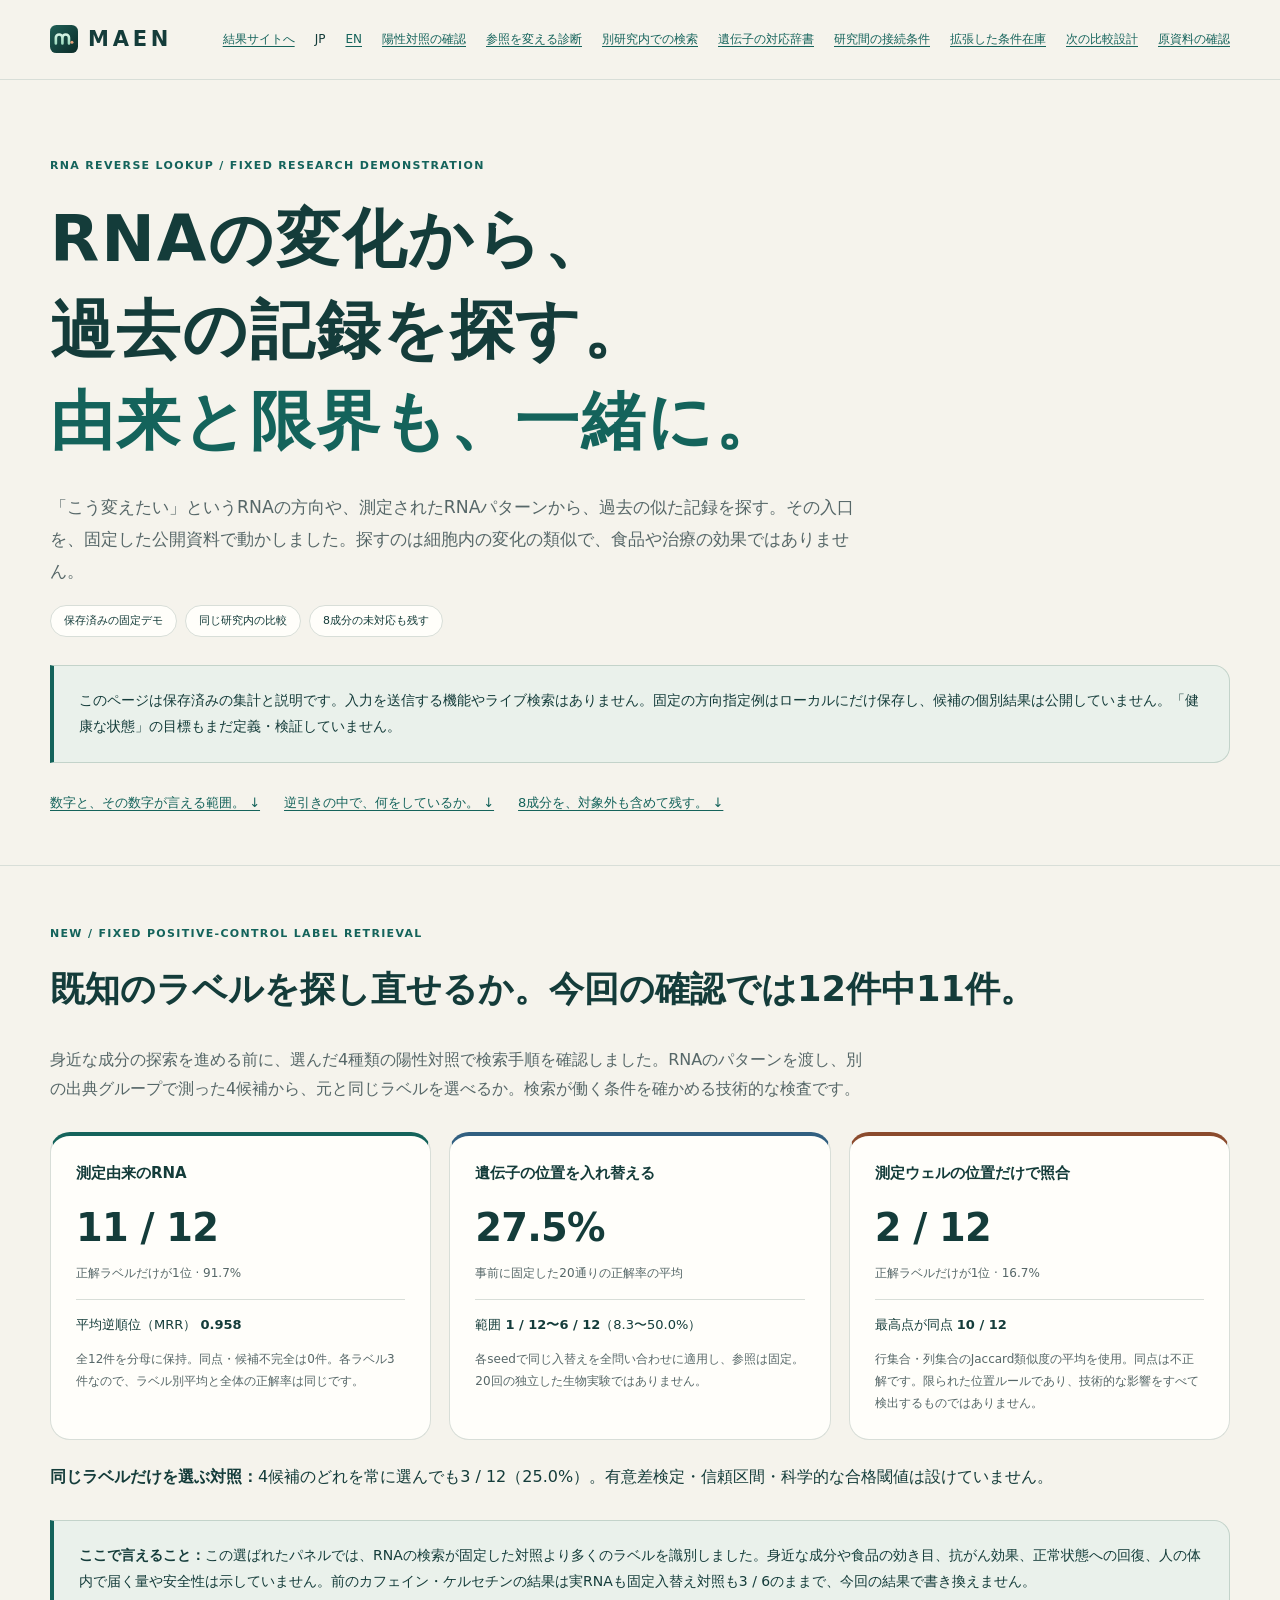
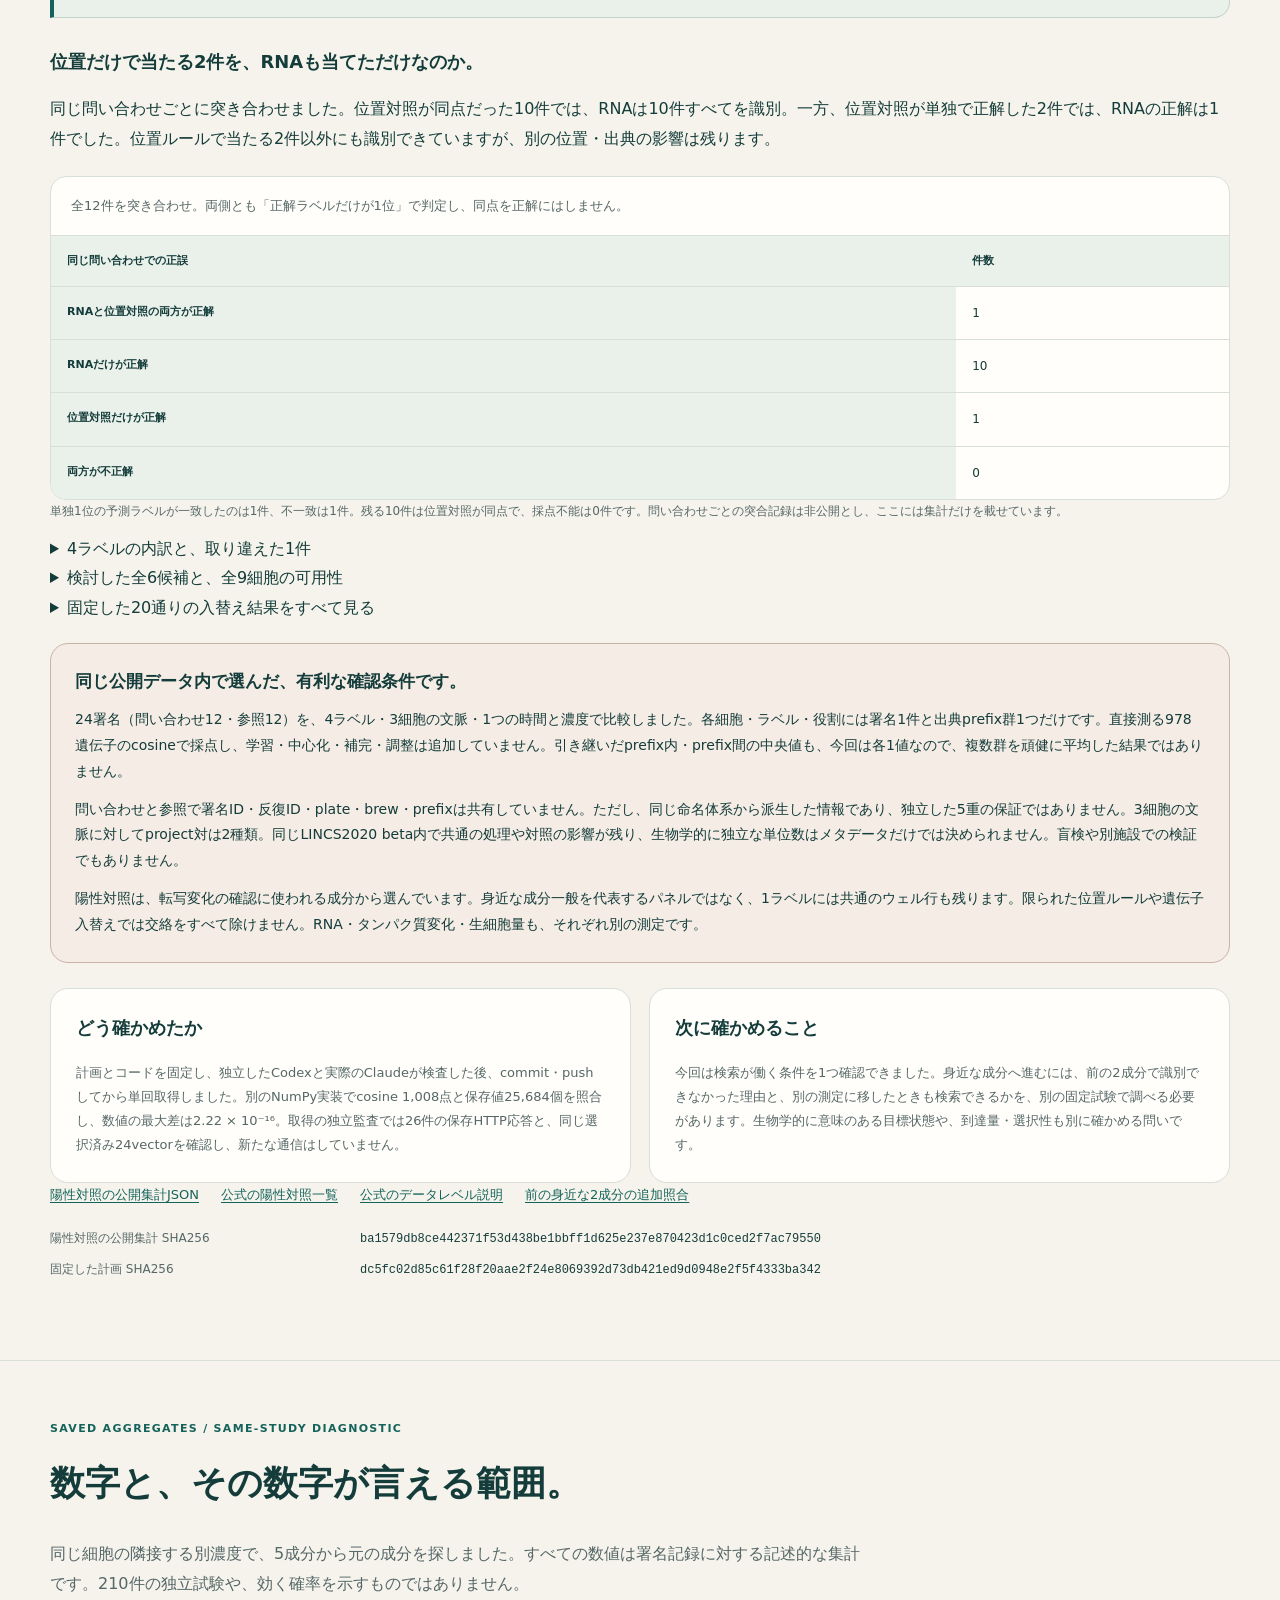
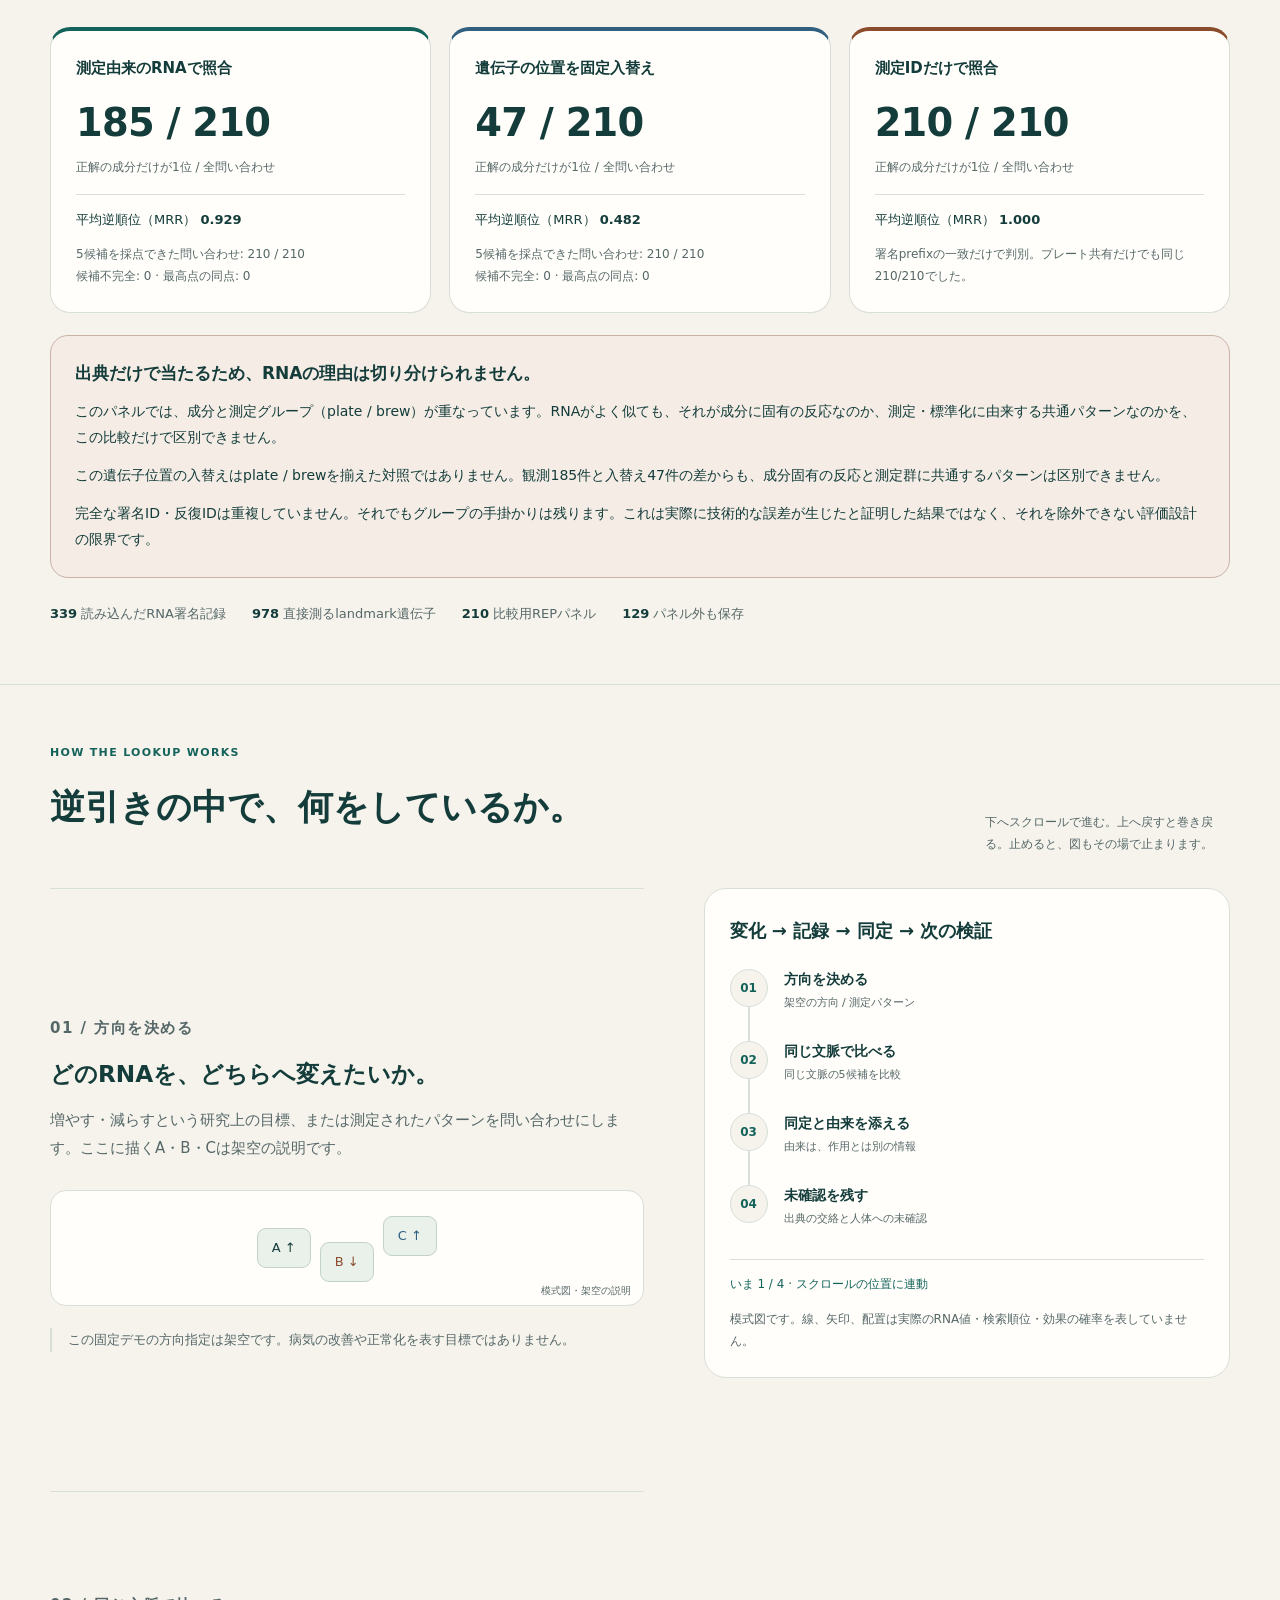
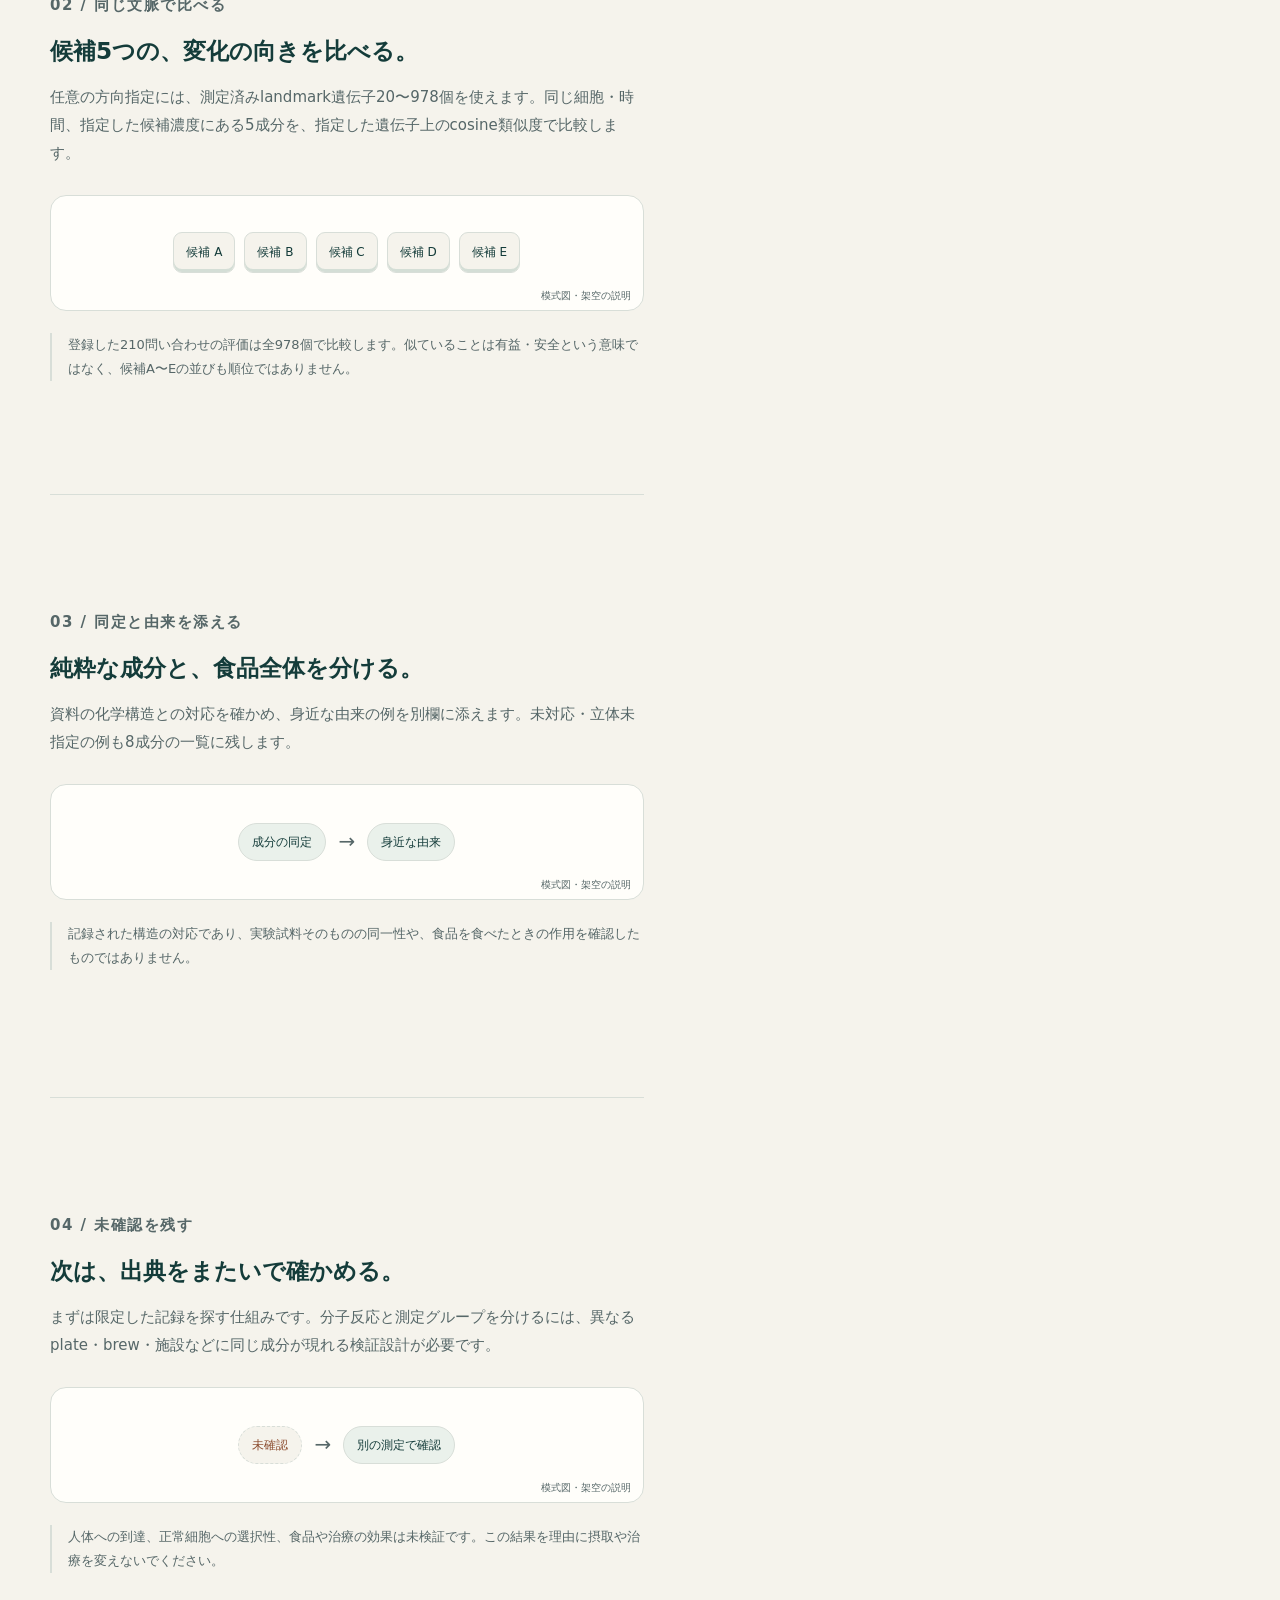
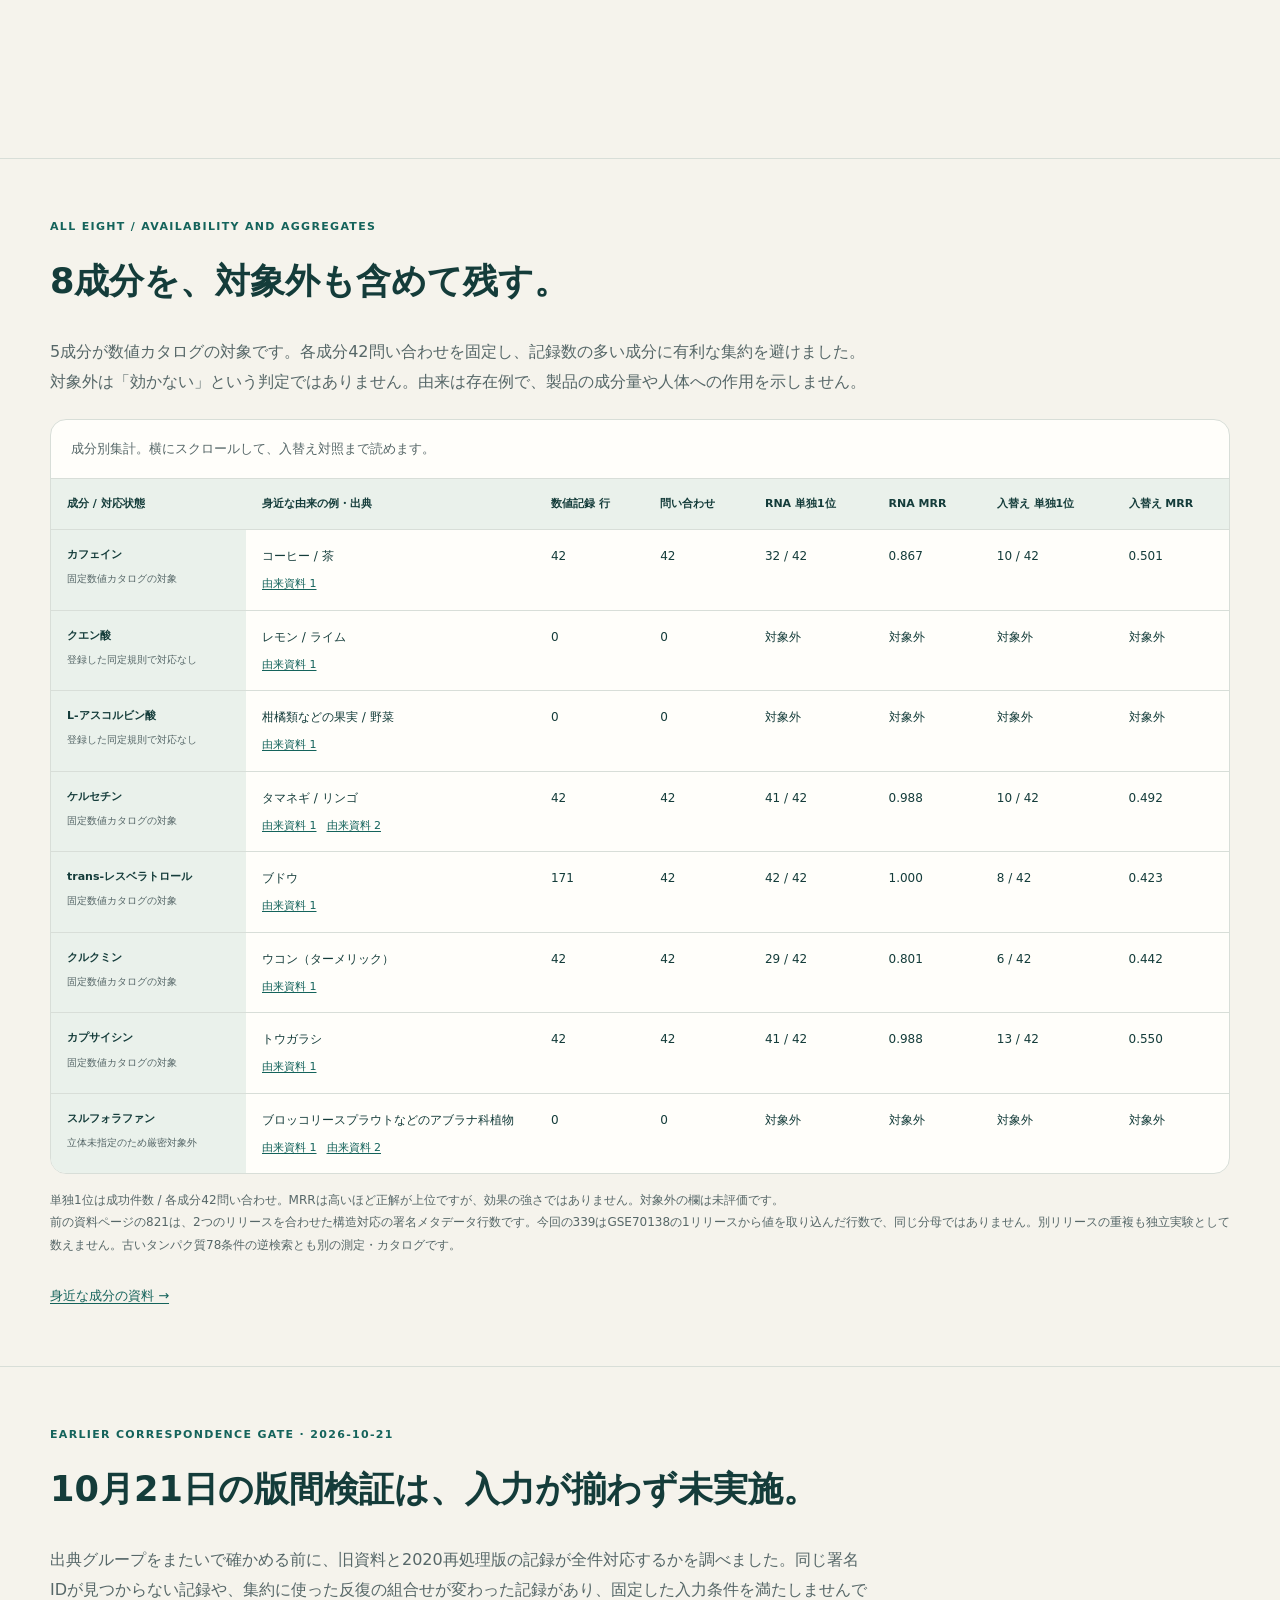
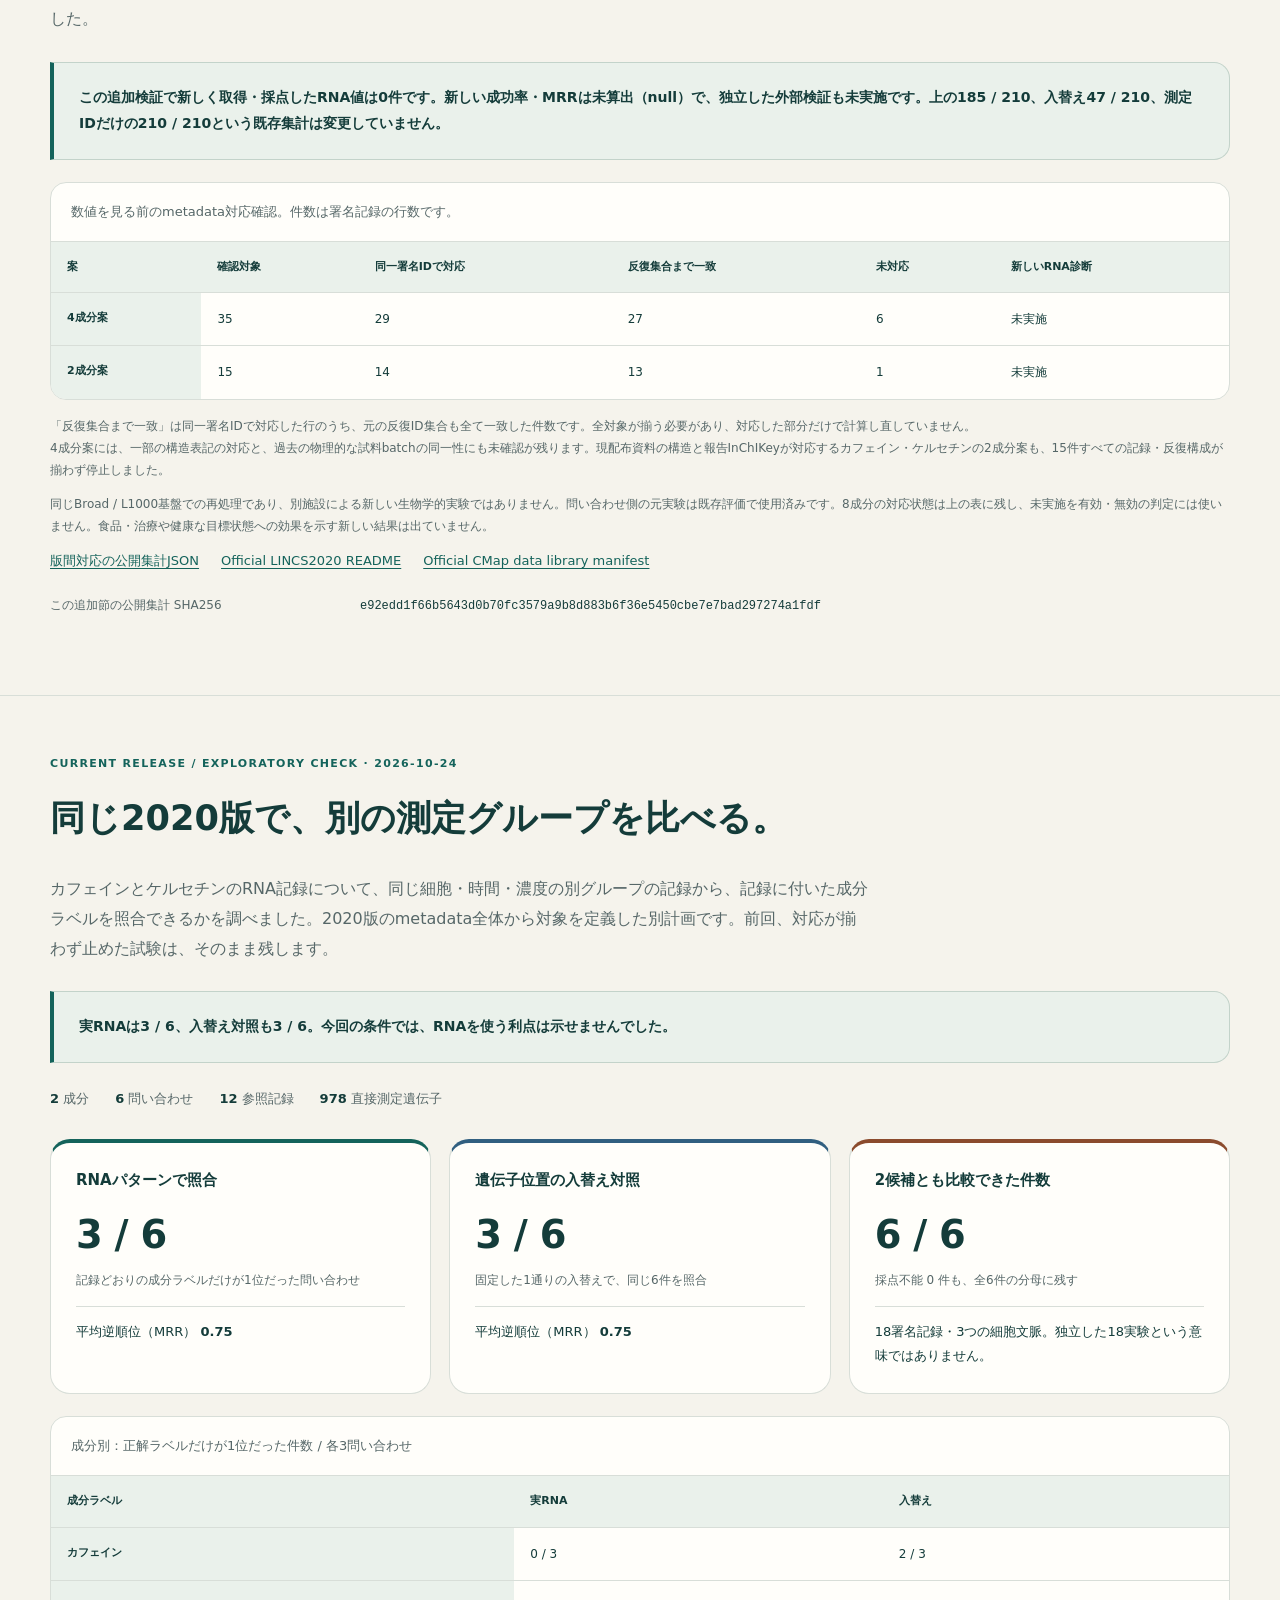
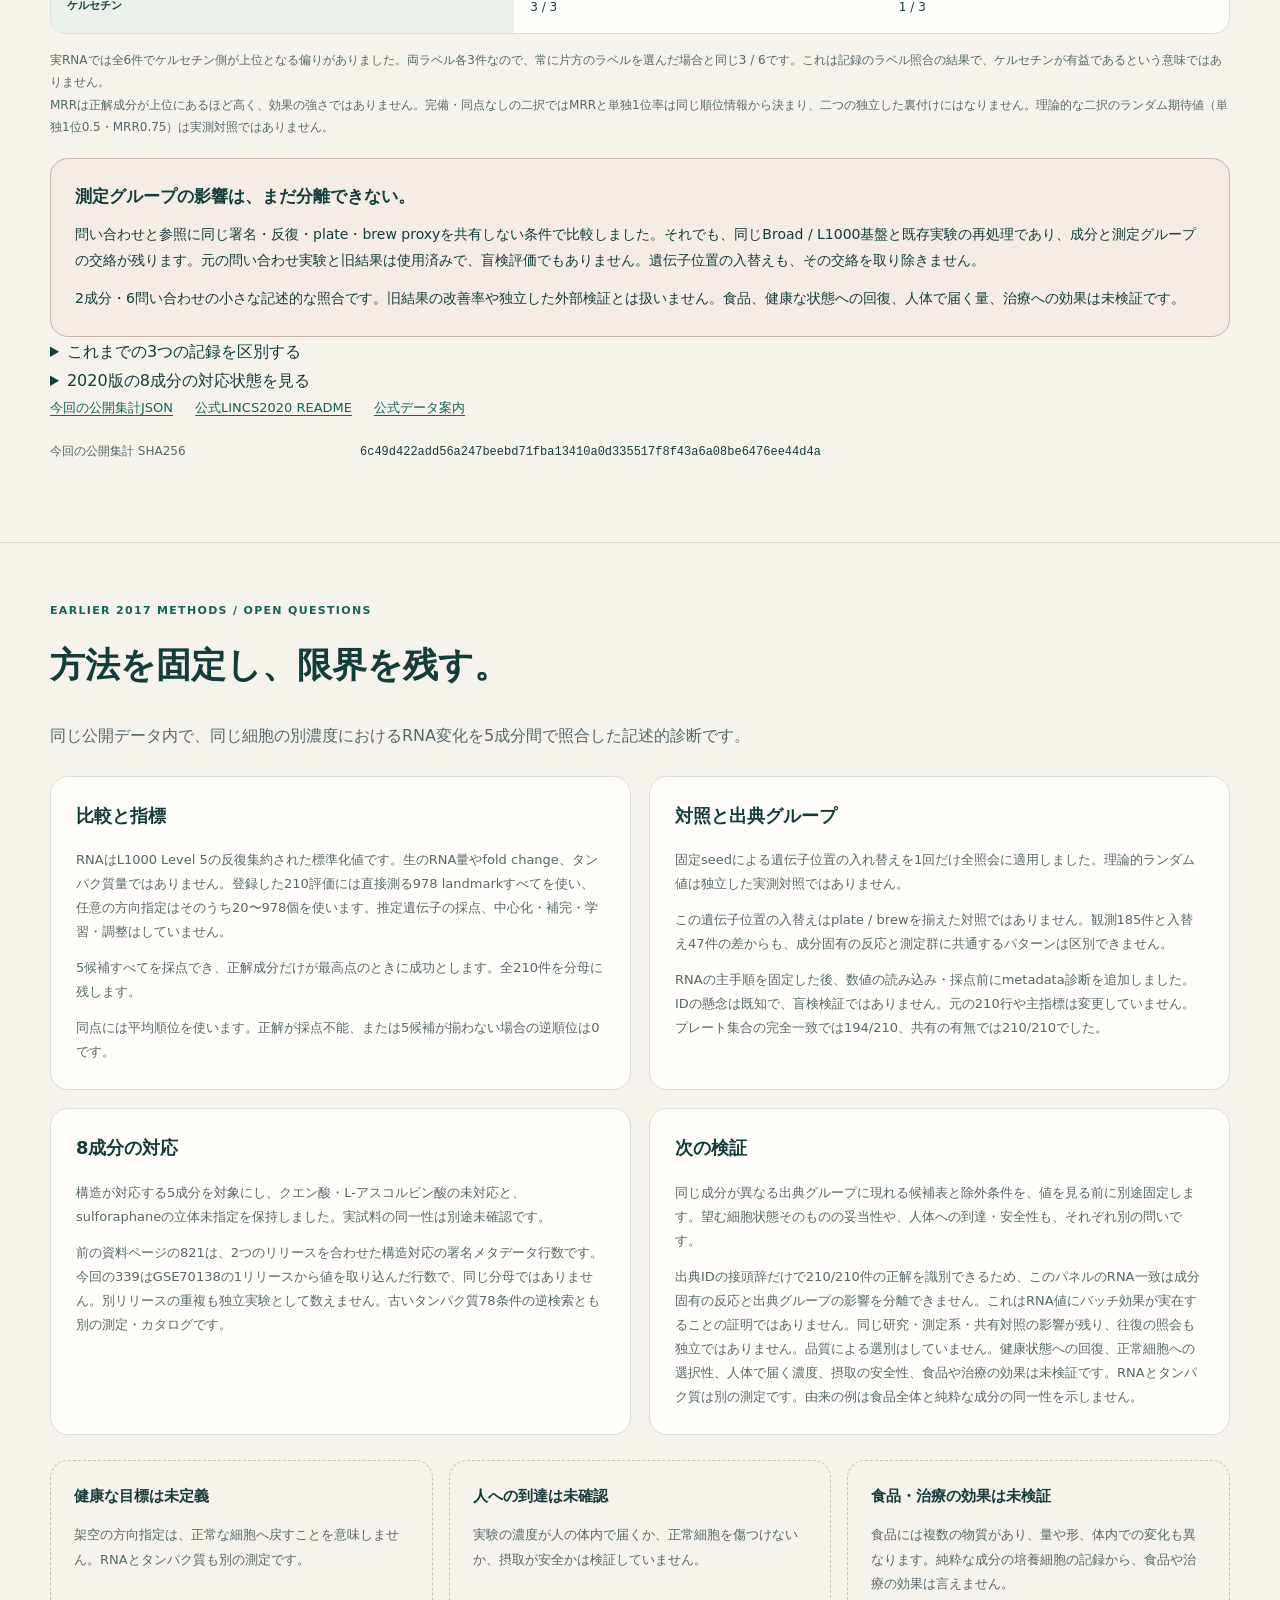
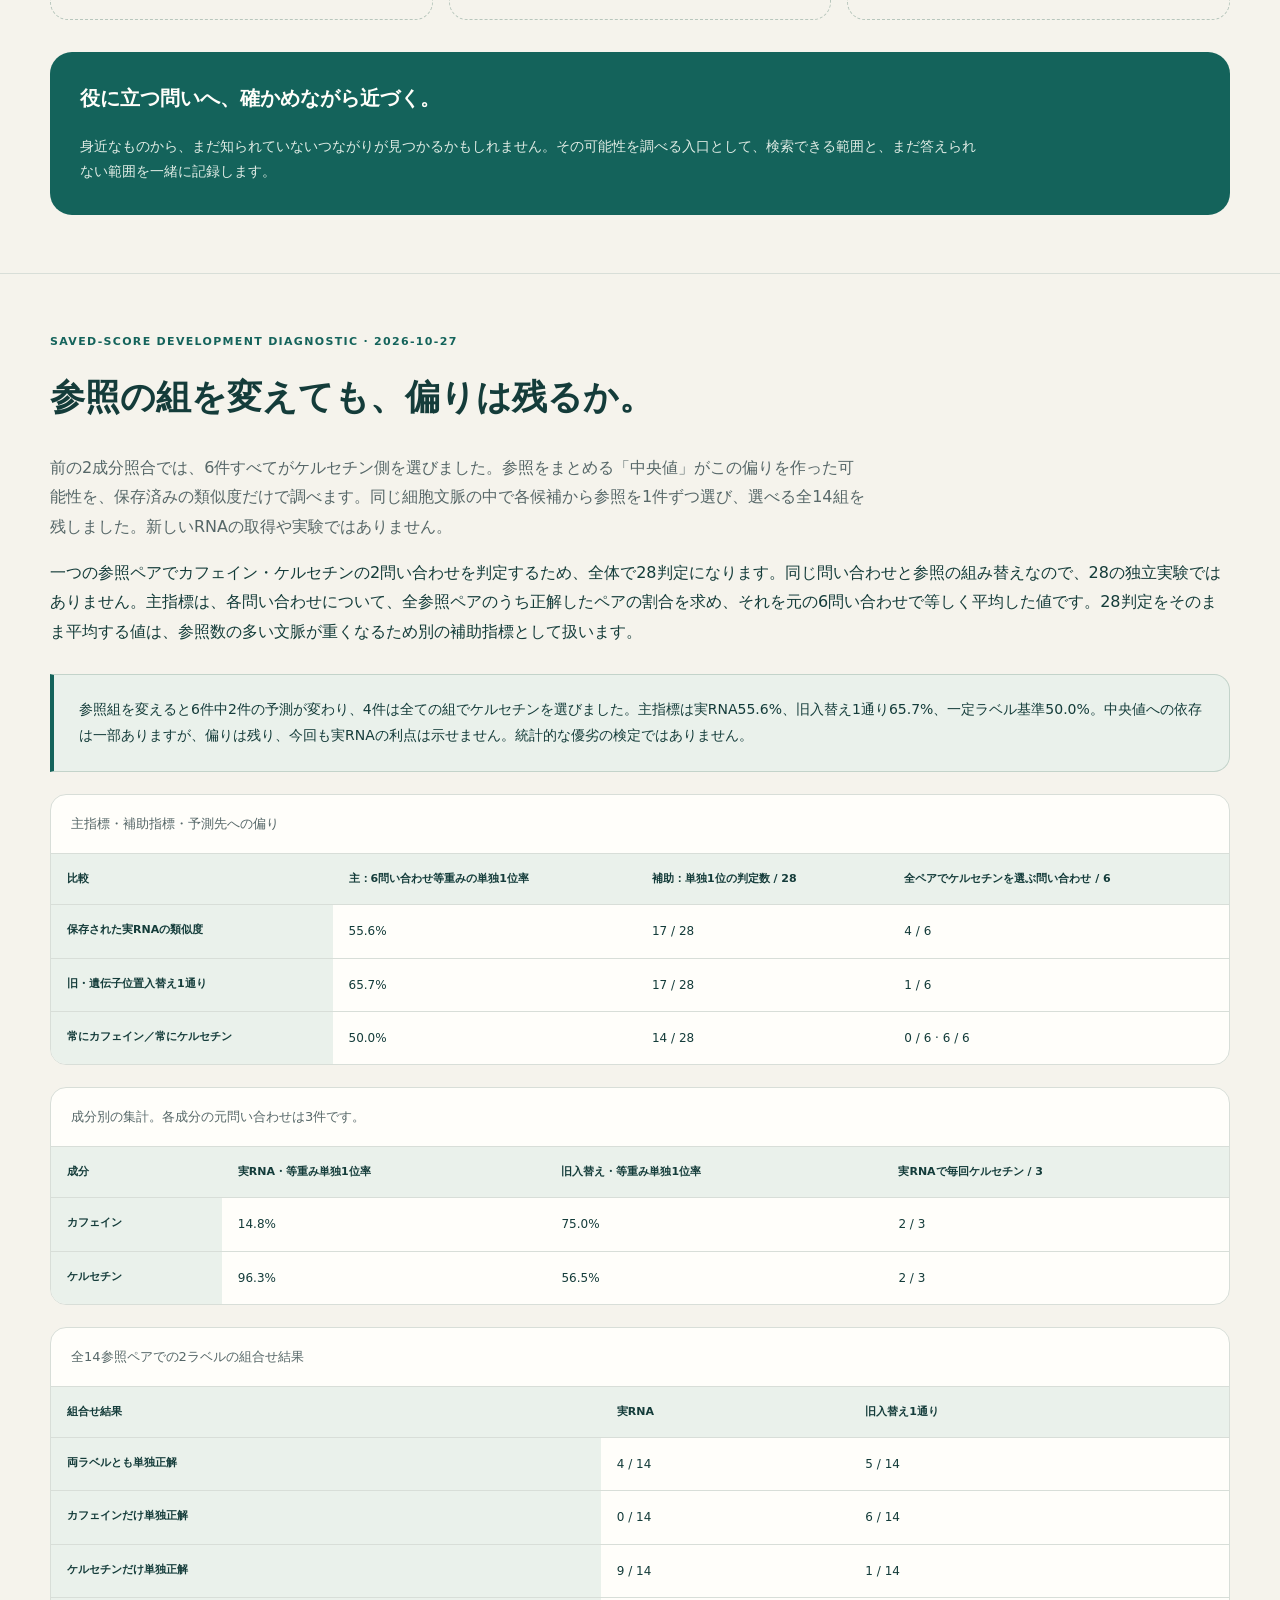
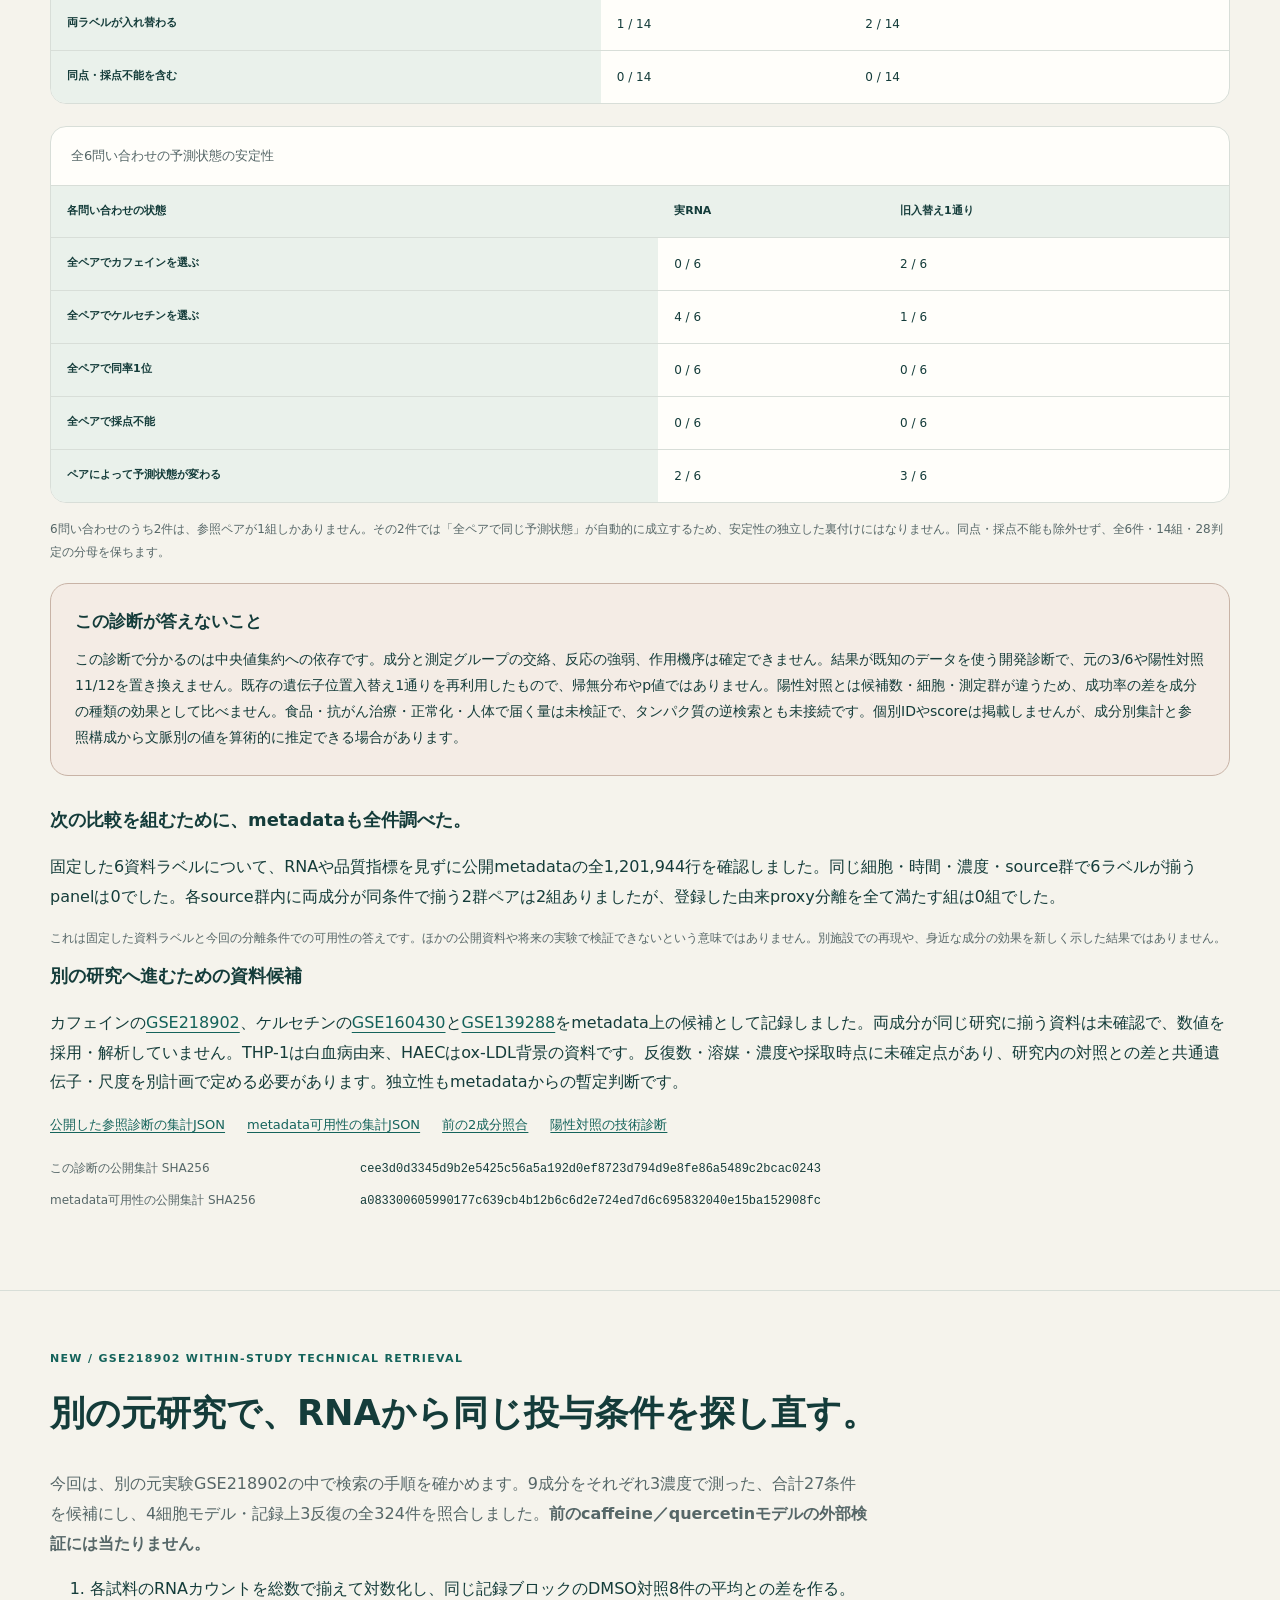
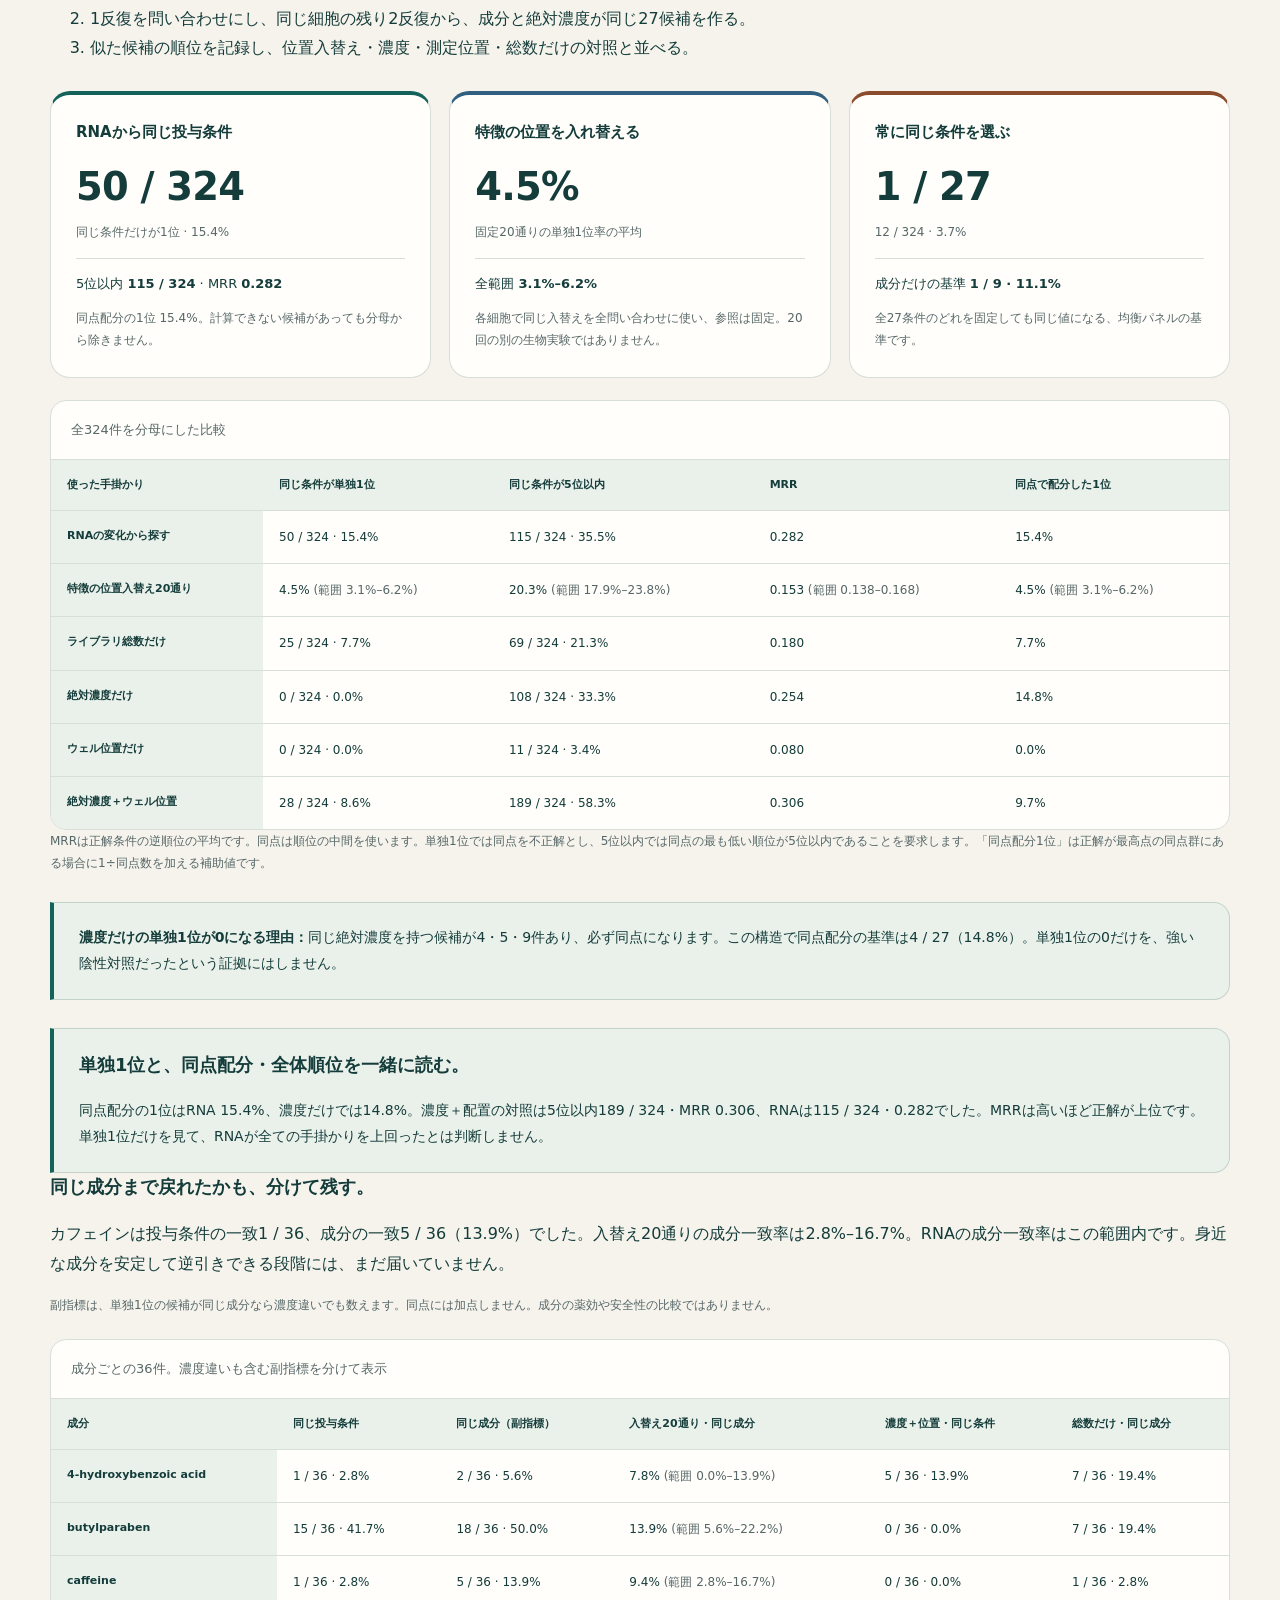
<file: rna.html>
<!doctype html>
<html lang="ja"><head><meta charset="utf-8"><meta name="viewport" content="width=device-width,initial-scale=1"><title>MAEN — RNA逆検索と陽性対照の確認</title><meta name="description" content="固定した4ラベルの陽性対照で12件中11件を識別。20通りの遺伝子入替え対照は平均27.5%。前の身近な成分の結果と限界も保持し、食品や治療の効果とは分けて記録します。"><meta name="theme-color" content="#103f3b"><link rel="icon" href="favicon.svg?v=2" type="image/svg+xml"><link rel="alternate" hreflang="ja" href="rna.html"><link rel="alternate" hreflang="en" href="rna-en.html"><style>
:root{color-scheme:light;--paper:#f5f3ec;--white:#fffefa;--ink:#143c3a;--muted:#566768;--line:#d8ded8;--green:#14635b;--green-soft:#eaf1eb;--copper:#8b4b2d;--blue:#315f80;--progress:1}
*{box-sizing:border-box}html{scroll-behavior:auto}body{margin:0;background:var(--paper);color:var(--ink);font:16px/1.85 ui-sans-serif,system-ui,-apple-system,BlinkMacSystemFont,"Hiragino Kaku Gothic ProN","Yu Gothic",Meiryo,sans-serif;-webkit-font-smoothing:antialiased}a{color:var(--green);text-underline-offset:.22em}a:hover{color:var(--copper)}a:focus-visible,summary:focus-visible,[tabindex]:focus-visible{outline:3px solid var(--blue);outline-offset:5px}h1,h2,h3,p{margin-top:0}h1,h2,h3{text-wrap:balance}p{overflow-wrap:break-word}h2{font-size:clamp(1.5rem,3vw,2.2rem);line-height:1.5}h3{font-size:1.12rem;line-height:1.6}code{font:12px/1.8 ui-monospace,SFMono-Regular,Consolas,monospace;overflow-wrap:anywhere}strong{font-weight:650}.shell{width:min(1180px,calc(100% - 64px));margin-inline:auto}.skip{position:fixed;top:8px;left:16px;transform:translateY(-180%);z-index:20;background:var(--white);padding:9px 18px;border:2px solid var(--green)}.skip:focus{transform:none}.topbar{border-bottom:1px solid var(--line)}.topbar-inner{display:flex;justify-content:space-between;align-items:center;gap:22px;padding-block:20px}.wordmark{display:flex;align-items:center;gap:10px;color:var(--ink);font-size:21px;letter-spacing:.18em;font-weight:700;text-decoration:none}.wordmark img{width:28px;height:28px}.nav{display:flex;flex-wrap:wrap;gap:12px 20px;align-items:center;font-size:12px}.nav a{min-height:32px;display:inline-flex;align-items:center}.eyebrow{font-size:11px;font-weight:700;letter-spacing:.12em;color:var(--green);margin-bottom:18px}.hero{padding-block:76px 50px}h1{font-size:clamp(2.05rem,5.4vw,4rem);font-weight:600;letter-spacing:.03em;line-height:1.42;max-width:950px;margin-bottom:25px}h1 em{font-style:normal;color:var(--green)}.lead{max-width:810px;font-size:1.08rem;color:var(--muted)}.tags{display:flex;flex-wrap:wrap;gap:8px}.tag{font-size:11px;border:1px solid var(--line);border-radius:99px;padding:5px 13px;background:var(--white)}.notice{border:1px solid #c3d3ca;border-left:4px solid var(--green);border-radius:0 16px 16px 0;padding:22px 25px;background:var(--green-soft);margin-top:28px}.notice p{margin:0;font-size:14px}.small{font-size:12px;color:var(--muted)}.section{border-top:1px solid var(--line);padding-block:58px}.section-intro{max-width:820px;color:var(--muted)}.result-grid{display:grid;grid-template-columns:repeat(3,minmax(0,1fr));gap:18px;margin:28px 0 22px}.result-card{min-width:0;border:1px solid var(--line);background:var(--white);padding:25px;border-radius:20px}.result-card:nth-child(2){border-top:4px solid var(--blue)}.result-card:first-child{border-top:4px solid var(--green)}.result-card:last-child{border-top:4px solid var(--copper)}.result-card h3{font-size:15px;margin-bottom:18px}.metric-number{display:block;font-size:clamp(1.8rem,3vw,2.5rem);font-weight:600;line-height:1.3;letter-spacing:-.02em;font-variant-numeric:tabular-nums}.metric-label{display:block;font-size:12px;color:var(--muted);margin:9px 0 15px}.metric-secondary{font-size:13px;border-top:1px solid var(--line);padding-top:13px;margin:0}.metric-secondary strong{font-variant-numeric:tabular-nums}.result-detail{font-size:12px;color:var(--muted);margin:11px 0 0}.confound{border:1px solid #c8b3a6;border-radius:18px;background:#f4ece5;padding:24px;margin-top:20px}.confound h3{font-size:17px;margin-bottom:12px}.confound p{font-size:14px;margin-bottom:12px}.confound p:last-child{margin:0}.facts{display:flex;flex-wrap:wrap;gap:12px 26px;font-size:13px;margin-top:24px;color:var(--muted)}.facts strong{color:var(--ink);font-variant-numeric:tabular-nums}.links{display:flex;flex-wrap:wrap;gap:12px 24px;font-size:13px;margin:28px 0 0}.story-head{display:flex;justify-content:space-between;align-items:end;gap:30px;margin-bottom:25px}.scroll-hint{font-size:12px;color:var(--muted);max-width:245px;margin-bottom:8px}.story-layout{display:grid;grid-template-columns:1.06fr .94fr;gap:60px;align-items:start}.steps{min-width:0}.step{--phase:1;border-top:1px solid var(--line);padding:34px 0;min-height:67vh;display:flex;flex-direction:column;justify-content:center;scroll-margin-top:24px}.step-no{font-size:11px;font-weight:700;color:var(--green);letter-spacing:.1em;margin-bottom:12px}.step h3{font-size:1.45rem;margin-bottom:15px}.step p{font-size:15px;color:var(--muted)}.detail{font-size:13px!important;border-left:2px solid var(--line);padding-left:16px}.mini{position:relative;display:flex;align-items:center;justify-content:center;flex-wrap:wrap;gap:9px;min-height:116px;padding:22px 14px;background:var(--white);border:1px solid var(--line);border-radius:16px;margin:12px 0 22px}.mini-note{position:absolute;right:12px;bottom:4px;color:var(--muted);font-size:10px}.gene{padding:7px 14px;background:var(--green-soft);border:1px solid #c2d2c5;border-radius:9px;font-size:13px;transform:translateY(calc((1 - var(--phase))*var(--drift,0px)))}.gene:nth-child(2){--drift:14px;color:var(--copper)}.gene:nth-child(3){--drift:-12px;color:var(--blue)}.token{font-size:12px;border:1px solid var(--line);border-radius:9px;padding:8px 12px;background:var(--paper);box-shadow:inset 0 -3px 0 rgba(20,99,91,calc(.15 + .55*var(--phase)))}.arrow{font-size:20px;color:var(--muted);padding-inline:3px}.pill{font-size:12px;border:1px solid var(--line);border-radius:99px;padding:7px 13px;background:var(--green-soft)}.open-pill{border-style:dashed;background:var(--paper);color:var(--copper)}.story-visual{margin:0;padding:25px;border:1px solid var(--line);border-radius:22px;background:var(--white);position:relative}.story-visual[data-pinned=true]{position:sticky;top:30px}.visual-title{font-size:18px;font-weight:600;margin-bottom:20px}.diagram{display:grid;gap:20px;position:relative;margin:12px 0 24px}.diagram:before{content:"";position:absolute;left:18px;top:15px;bottom:15px;width:2px;background:var(--line)}.diagram:after{content:"";position:absolute;left:18px;top:15px;bottom:15px;width:2px;background:var(--green);transform:scaleY(var(--progress));transform-origin:top}.node{position:relative;z-index:1;padding-left:54px;min-height:52px}.node-no{position:absolute;left:0;top:2px;display:grid;place-items:center;width:38px;height:38px;border:1px solid var(--line);border-radius:50%;background:var(--paper);font-size:12px;font-weight:700;color:var(--green)}.node strong{display:block;font-size:14px}.node span:last-child{display:block;font-size:11px;color:var(--muted)}.visual-caption{font-size:12px;color:var(--muted);margin:0}.visual-status{font-size:12px;color:var(--green);border-top:1px solid var(--line);padding-top:13px;margin-top:15px}.table-wrap{overflow:auto;border:1px solid var(--line);border-radius:16px;background:var(--white);max-width:100%;margin-top:22px}.table-wrap:focus-visible{outline-offset:3px}table{border-collapse:collapse;width:100%;font-size:12px;min-width:1040px}caption{text-align:left;padding:17px 20px;font-size:13px;color:var(--muted)}th,td{text-align:left;padding:15px 16px;border-top:1px solid var(--line);vertical-align:top}th{font-weight:650;background:var(--green-soft);font-size:11px;white-space:nowrap}td.num{font-variant-numeric:tabular-nums;white-space:nowrap}.name{min-width:145px;font-weight:650}.source-cell{max-width:240px;min-width:185px}.source-cell p{margin:0 0 5px}.source-cell a{display:inline-block;margin-right:10px;font-size:11px}.status{display:block;font-size:10px;font-weight:400;color:var(--muted);margin-top:5px}.table-key{font-size:12px;color:var(--muted);margin:15px 0 0}.method-grid{display:grid;grid-template-columns:1fr 1fr;gap:18px;margin-top:25px}.method-card{background:var(--white);border:1px solid var(--line);border-radius:18px;padding:25px}.method-card p{font-size:13px;color:var(--muted);margin-bottom:12px}.method-card p:last-child{margin:0}.limits{display:grid;grid-template-columns:repeat(3,minmax(0,1fr));gap:16px;margin-top:25px}.limit{padding:23px;border:1px dashed #b8c7bd;border-radius:18px}.limit h3{font-size:15px}.limit p{font-size:13px;color:var(--muted);margin:0}.hashes{display:grid;grid-template-columns:minmax(190px,.5fr) minmax(0,1.5fr);gap:8px 20px;font-size:12px;margin:20px 0}.hashes dt{color:var(--muted)}.hashes dd{margin:0;min-width:0}.sources{font-size:13px;display:flex;flex-wrap:wrap;gap:12px 22px}.closing{background:var(--green);color:var(--white);border-radius:22px;padding:30px;margin-top:32px}.closing h3{font-size:20px}.closing p{font-size:14px;color:#e0ece5;max-width:900px;margin:0}.footer{display:flex;justify-content:space-between;gap:20px;padding-block:30px 45px;border-top:1px solid var(--line);font-size:11px;color:var(--muted)}.footer p{margin:0}.noscript{font-size:13px;border:1px solid var(--line);border-radius:14px;padding:16px 20px;margin-top:24px}html[lang=en] h1{letter-spacing:-.025em;line-height:1.2}
@media(max-width:999px),(max-height:699px){.story-layout{display:block}.story-visual{display:none}.step{min-height:0;padding-block:30px}.mini{max-width:600px}.step p{max-width:780px}.step h3{font-size:1.3rem}}
@media(max-width:700px){.shell{width:calc(100% - 36px)}.topbar-inner{gap:14px;padding-block:15px}.wordmark{font-size:18px}.wordmark img{width:25px;height:25px}.nav{font-size:11px;gap:7px 12px;justify-content:flex-end}.hero{padding-block:49px 35px}h1{font-size:2rem}.lead{font-size:15px}.section{padding-block:39px}.result-grid,.method-grid,.limits{grid-template-columns:1fr}.result-card{padding:22px}.metric-number{font-size:2.2rem}.notice,.confound{padding:20px}.notice p,.confound p{font-size:13px}.story-head{display:block}.scroll-hint{max-width:none}.step h3{font-size:1.25rem}.step p{font-size:14px}.mini{padding:22px 12px}.token{padding:7px 9px;font-size:11px}.gene{font-size:12px}.hashes{display:block}.hashes dt{margin-top:13px}.closing{padding:24px}.closing h3{font-size:18px}.closing p{font-size:13px}.footer{display:block}.footer p+p{margin-top:10px}html[lang=en] h1{font-size:2.35rem}.table-key{font-size:11px}}
@media(prefers-reduced-motion:reduce){:root{--progress:1}.step{--phase:1!important}.gene{transform:none!important}.diagram:after{transform:scaleY(1)}}
@media print{body{background:#fff;color:#111}.shell{width:100%}.topbar,.skip,.scroll-hint,.story-visual{display:none}.hero{padding-block:15px 25px}h1{font-size:28px}.section{padding-block:25px}.story-layout{display:block}.step{min-height:0;break-inside:avoid;--phase:1!important}.gene{transform:none!important}.result-grid,.method-grid,.limits{display:block}.result-card,.method-card,.limit{margin-bottom:12px;break-inside:avoid}.table-wrap{overflow:visible;border-radius:0}table{min-width:0;font-size:8px}th,td{padding:7px 5px}th{font-size:8px;white-space:normal}.name,.source-cell{min-width:0}.table-key{font-size:9px}.hashes{font-size:10px}.closing{background:#fff;color:#111;border:1px solid #777;padding:20px}.closing p{color:#333}.footer{display:block;padding-block:15px}a{color:#111}.metric-number{font-size:25px}.notice,.confound{background:#fff}}
</style></head><body>
<a class="skip" href="#main">本文へ移動</a><header class="topbar"><div class="shell topbar-inner"><a class="wordmark" href="index.html" aria-label="MAEN"><img src="favicon.svg?v=2" width="28" height="28" alt="">MAEN</a><nav class="nav" aria-label="ページと言語"><a href="index.html">結果サイトへ</a><span>JP</span><a href="rna-en.html" lang="en" hreflang="en">EN</a><a href="#positive-controls">陽性対照の確認</a><a href="#reference-diagnostic">参照を変える診断</a><!-- MAEN tempo-retrieval nav v1 begin --><a href="#tempo-retrieval">別研究内での検索</a><!-- MAEN tempo-retrieval nav v1 end --><!-- MAEN gene-correspondence nav v1 begin --><a href="#gene-correspondence">遺伝子の対応辞書</a><!-- MAEN gene-correspondence nav v1 end --><!-- MAEN cross-assay-preflight nav v1 begin --><a href="#cross-assay-preflight">研究間の接続条件</a><!-- MAEN cross-assay-preflight nav v1 end --><!-- MAEN expanded-inventory nav v1 begin --><a href="#expanded-inventory">拡張した条件在庫</a><!-- MAEN expanded-inventory nav v1 end --><!-- MAEN condition-transfer-plan nav v1 begin --><a href="#condition-transfer-plan">次の比較設計</a><!-- MAEN condition-transfer-plan nav v1 end --><!-- MAEN source-readiness nav v1 begin --><a href="#source-readiness">原資料の確認</a><!-- MAEN source-readiness nav v1 end --></nav></div></header>
<main id="main"><section class="shell hero"><p class="eyebrow">RNA REVERSE LOOKUP / FIXED RESEARCH DEMONSTRATION</p><h1>RNAの変化から、過去の記録を探す。<br><em>由来と限界も、一緒に。</em></h1><p class="lead">「こう変えたい」というRNAの方向や、測定されたRNAパターンから、過去の似た記録を探す。その入口を、固定した公開資料で動かしました。探すのは細胞内の変化の類似で、食品や治療の効果ではありません。</p><div class="tags"><span class="tag">保存済みの固定デモ</span><span class="tag">同じ研究内の比較</span><span class="tag">8成分の未対応も残す</span></div><div class="notice"><p>このページは保存済みの集計と説明です。入力を送信する機能やライブ検索はありません。固定の方向指定例はローカルにだけ保存し、候補の個別結果は公開していません。「健康な状態」の目標もまだ定義・検証していません。</p></div><nav class="links" aria-label="このページ"><a href="#results">数字と、その数字が言える範囲。 ↓</a><a href="#how-it-works">逆引きの中で、何をしているか。 ↓</a><a href="#eight-constituents">8成分を、対象外も含めて残す。 ↓</a></nav><noscript><p class="noscript">図は静止表示です。実結果・全8成分・方法と出典はJavaScriptなしでも読めます。</p></noscript></section>
<section class="section" id="positive-controls"><div class="shell">
<p class="eyebrow">NEW / FIXED POSITIVE-CONTROL LABEL RETRIEVAL</p>
<h2>既知のラベルを探し直せるか。今回の確認では12件中11件。</h2>
<p class="section-intro">身近な成分の探索を進める前に、選んだ4種類の陽性対照で検索手順を確認しました。RNAのパターンを渡し、別の出典グループで測った4候補から、元と同じラベルを選べるか。検索が働く条件を確かめる技術的な検査です。</p>
<div class="result-grid"><article class="result-card"><h3>測定由来のRNA</h3><strong class="metric-number">11 / 12</strong><span class="metric-label">正解ラベルだけが1位 · 91.7%</span><p class="metric-secondary">平均逆順位（MRR） <strong>0.958</strong></p><p class="result-detail">全12件を分母に保持。同点・候補不完全は0件。各ラベル3件なので、ラベル別平均と全体の正解率は同じです。</p></article><article class="result-card"><h3>遺伝子の位置を入れ替える</h3><strong class="metric-number">27.5%</strong><span class="metric-label">事前に固定した20通りの正解率の平均</span><p class="metric-secondary">範囲 <strong>1 / 12〜6 / 12</strong>（8.3〜50.0%）</p><p class="result-detail">各seedで同じ入替えを全問い合わせに適用し、参照は固定。20回の独立した生物実験ではありません。</p></article><article class="result-card"><h3>測定ウェルの位置だけで照合</h3><strong class="metric-number">2 / 12</strong><span class="metric-label">正解ラベルだけが1位 · 16.7%</span><p class="metric-secondary">最高点が同点 <strong>10 / 12</strong></p><p class="result-detail">行集合・列集合のJaccard類似度の平均を使用。同点は不正解です。限られた位置ルールであり、技術的な影響をすべて検出するものではありません。</p></article></div>
<p><strong>同じラベルだけを選ぶ対照：</strong>4候補のどれを常に選んでも3 / 12（25.0%）。有意差検定・信頼区間・科学的な合格閾値は設けていません。</p>
<div class="notice"><p><strong>ここで言えること：</strong>この選ばれたパネルでは、RNAの検索が固定した対照より多くのラベルを識別しました。身近な成分や食品の効き目、抗がん効果、正常状態への回復、人の体内で届く量や安全性は示していません。前のカフェイン・ケルセチンの結果は実RNAも固定入替え対照も3 / 6のままで、今回の結果で書き換えません。</p></div>
<h3 style="margin-top:30px">位置だけで当たる2件を、RNAも当てただけなのか。</h3>
<p>同じ問い合わせごとに突き合わせました。位置対照が同点だった10件では、RNAは10件すべてを識別。一方、位置対照が単独で正解した2件では、RNAの正解は1件でした。位置ルールで当たる2件以外にも識別できていますが、別の位置・出典の影響は残ります。</p>
<div class="table-wrap" tabindex="0"><table style="min-width:0"><caption>全12件を突き合わせ。両側とも「正解ラベルだけが1位」で判定し、同点を正解にはしません。</caption><thead><tr><th scope="col" style="white-space:normal">同じ問い合わせでの正誤</th><th scope="col" style="white-space:normal">件数</th></tr></thead><tbody><tr><th scope="row" style="white-space:normal">RNAと位置対照の両方が正解</th><td>1</td></tr><tr><th scope="row" style="white-space:normal">RNAだけが正解</th><td>10</td></tr><tr><th scope="row" style="white-space:normal">位置対照だけが正解</th><td>1</td></tr><tr><th scope="row" style="white-space:normal">両方が不正解</th><td>0</td></tr></tbody></table></div>
<p class="small">単独1位の予測ラベルが一致したのは1件、不一致は1件。残る10件は位置対照が同点で、採点不能は0件です。問い合わせごとの突合記録は非公開とし、ここには集計だけを載せています。</p>
<details><summary>4ラベルの内訳と、取り違えた1件</summary><div class="table-wrap" tabindex="0"><table style="min-width:0"><caption>全体は12件、ラベル別は各3件を分母に保持しています。</caption><thead><tr><th scope="col" style="white-space:normal">資料のラベル</th><th scope="col" style="white-space:normal">正解だけが1位</th><th scope="col" style="white-space:normal">MRR</th></tr></thead><tbody><tr><th scope="row" style="white-space:normal">ly-294002</th><td>3 / 3</td><td>1.000</td></tr><tr><th scope="row" style="white-space:normal">mitoxantrone</th><td>3 / 3</td><td>1.000</td></tr><tr><th scope="row" style="white-space:normal">vorinostat</th><td>3 / 3</td><td>1.000</td></tr><tr><th scope="row" style="white-space:normal">wortmannin</th><td>2 / 3</td><td>0.833</td></tr></tbody></table></div><p class="table-key">取り違えはwortmannin → LY-294002の1件です。両者にはPI3K関連の注釈があります。この取り違えも含める「注釈群の一致」を事前に副指標として登録しており、その集計は12 / 12でした。ただし、ラベルの完全識別でも、生物学的な正解でも、RNA作用が同じという証拠でもありません。常にPI3K注釈のラベルを選ぶだけでも、この副指標は6 / 12になります。</p></details>
<details><summary>検討した全6候補と、全9細胞の可用性</summary><p class="table-key">最初の4対照のうちgeldanamycinとtrichostatin-aは、資料の構造表記と記載full InChIKeyが一致せず除外しました。公式の陽性対照一覧からLY-294002とmitoxantroneを追加し、RNA値や応答品質スコアを見ず、メタデータの可用性で最終4ラベルを固定しました。</p><div class="table-wrap" tabindex="0"><table style="min-width:0"><caption>調べた全6候補。除外した2候補も残しています。</caption><thead><tr><th scope="col" style="white-space:normal">候補</th><th scope="col" style="white-space:normal">記録した判断</th></tr></thead><tbody><tr><th scope="row" style="white-space:normal">geldanamycin</th><td>除外：資料の構造表記と記載keyが不一致</td></tr><tr><th scope="row" style="white-space:normal">trichostatin-a</th><td>除外：資料の構造表記と記載keyが不一致</td></tr><tr><th scope="row" style="white-space:normal">vorinostat</th><td>資料の固定ラベルを採用</td></tr><tr><th scope="row" style="white-space:normal">wortmannin</th><td>資料の固定ラベルを採用。立体未指定の形だけを使用し、変種は合算せず</td></tr><tr><th scope="row" style="white-space:normal">ly-294002</th><td>資料の固定ラベルを採用</td></tr><tr><th scope="row" style="white-space:normal">mitoxantrone</th><td>資料の固定ラベルを採用</td></tr></tbody></table></div><div class="table-wrap" tabindex="0"><table style="min-width:0"><caption>24時間・10 µMで全4ラベルが揃うprefixを数え、別prefixを2つ確保できる全3文脈を使用しました。</caption><thead><tr><th scope="col" style="white-space:normal">細胞の文脈</th><th scope="col" style="white-space:normal">全4ラベルが揃うprefix数</th><th scope="col" style="white-space:normal">判断</th></tr></thead><tbody><tr><th scope="row" style="white-space:normal">A375</th><td>1</td><td>条件を満たさず</td></tr><tr><th scope="row" style="white-space:normal">A549</th><td>2</td><td>使用</td></tr><tr><th scope="row" style="white-space:normal">HA1E</th><td>1</td><td>条件を満たさず</td></tr><tr><th scope="row" style="white-space:normal">HCC515</th><td>0</td><td>条件を満たさず</td></tr><tr><th scope="row" style="white-space:normal">HEPG2</th><td>0</td><td>条件を満たさず</td></tr><tr><th scope="row" style="white-space:normal">HT29</th><td>1</td><td>条件を満たさず</td></tr><tr><th scope="row" style="white-space:normal">MCF7</th><td>2</td><td>使用</td></tr><tr><th scope="row" style="white-space:normal">PC3</th><td>2</td><td>使用</td></tr><tr><th scope="row" style="white-space:normal">VCAP</th><td>0</td><td>条件を満たさず</td></tr></tbody></table></div><p class="table-key">構造とkeyの確認は、資料の注釈が内部で対応することまでです。wortmanninは報告された立体未指定の形だけを使い、変種を合算していません。完全な化学形や実物試料の同一性は独立に確認していません。</p></details>
<details><summary>固定した20通りの入替え結果をすべて見る</summary><div class="table-wrap" tabindex="0"><table style="min-width:0"><caption>事前登録した全seedを保持。MRRは補助指標、主指標はラベル別に平均した完全識別の正解率です。</caption><thead><tr><th scope="col" style="white-space:normal">seed</th><th scope="col" style="white-space:normal">正解だけが1位</th><th scope="col" style="white-space:normal">MRR</th></tr></thead><tbody><tr><th scope="row" style="white-space:normal">2026102400</th><td>5 / 12</td><td>0.583</td></tr><tr><th scope="row" style="white-space:normal">2026102401</th><td>4 / 12</td><td>0.597</td></tr><tr><th scope="row" style="white-space:normal">2026102402</th><td>6 / 12</td><td>0.653</td></tr><tr><th scope="row" style="white-space:normal">2026102403</th><td>3 / 12</td><td>0.528</td></tr><tr><th scope="row" style="white-space:normal">2026102404</th><td>3 / 12</td><td>0.562</td></tr><tr><th scope="row" style="white-space:normal">2026102405</th><td>4 / 12</td><td>0.576</td></tr><tr><th scope="row" style="white-space:normal">2026102406</th><td>6 / 12</td><td>0.681</td></tr><tr><th scope="row" style="white-space:normal">2026102407</th><td>3 / 12</td><td>0.542</td></tr><tr><th scope="row" style="white-space:normal">2026102408</th><td>1 / 12</td><td>0.389</td></tr><tr><th scope="row" style="white-space:normal">2026102409</th><td>1 / 12</td><td>0.410</td></tr><tr><th scope="row" style="white-space:normal">2026102410</th><td>2 / 12</td><td>0.410</td></tr><tr><th scope="row" style="white-space:normal">2026102411</th><td>3 / 12</td><td>0.556</td></tr><tr><th scope="row" style="white-space:normal">2026102412</th><td>1 / 12</td><td>0.410</td></tr><tr><th scope="row" style="white-space:normal">2026102413</th><td>2 / 12</td><td>0.507</td></tr><tr><th scope="row" style="white-space:normal">2026102414</th><td>5 / 12</td><td>0.694</td></tr><tr><th scope="row" style="white-space:normal">2026102415</th><td>4 / 12</td><td>0.576</td></tr><tr><th scope="row" style="white-space:normal">2026102416</th><td>5 / 12</td><td>0.604</td></tr><tr><th scope="row" style="white-space:normal">2026102417</th><td>2 / 12</td><td>0.458</td></tr><tr><th scope="row" style="white-space:normal">2026102418</th><td>3 / 12</td><td>0.576</td></tr><tr><th scope="row" style="white-space:normal">2026102419</th><td>3 / 12</td><td>0.528</td></tr></tbody></table></div></details>
<div class="confound"><h3>同じ公開データ内で選んだ、有利な確認条件です。</h3><p>24署名（問い合わせ12・参照12）を、4ラベル・3細胞の文脈・1つの時間と濃度で比較しました。各細胞・ラベル・役割には署名1件と出典prefix群1つだけです。直接測る978遺伝子のcosineで採点し、学習・中心化・補完・調整は追加していません。引き継いだprefix内・prefix間の中央値も、今回は各1値なので、複数群を頑健に平均した結果ではありません。</p><p>問い合わせと参照で署名ID・反復ID・plate・brew・prefixは共有していません。ただし、同じ命名体系から派生した情報であり、独立した5重の保証ではありません。3細胞の文脈に対してproject対は2種類。同じLINCS2020 beta内で共通の処理や対照の影響が残り、生物学的に独立な単位数はメタデータだけでは決められません。盲検や別施設での検証でもありません。</p><p>陽性対照は、転写変化の確認に使われる成分から選んでいます。身近な成分一般を代表するパネルではなく、1ラベルには共通のウェル行も残ります。限られた位置ルールや遺伝子入替えでは交絡をすべて除けません。RNA・タンパク質変化・生細胞量も、それぞれ別の測定です。</p></div>
<div class="method-grid"><article class="method-card"><h3>どう確かめたか</h3><p>計画とコードを固定し、独立したCodexと実際のClaudeが検査した後、commit・pushしてから単回取得しました。別のNumPy実装でcosine 1,008点と保存値25,684個を照合し、数値の最大差は2.22 × 10⁻¹⁶。取得の独立監査では26件の保存HTTP応答と、同じ選択済み24vectorを確認し、新たな通信はしていません。</p></article><article class="method-card"><h3>次に確かめること</h3><p>今回は検索が働く条件を1つ確認できました。身近な成分へ進むには、前の2成分で識別できなかった理由と、別の測定に移したときも検索できるかを、別の固定試験で調べる必要があります。生物学的に意味のある目標状態や、到達量・選択性も別に確かめる問いです。</p></article></div>
<div class="sources"><a href="data/rna-positive-summary.json">陽性対照の公開集計JSON</a><a href="https://clue.io/connectopedia/l1000_positive_controls">公式の陽性対照一覧</a><a href="https://clue.io/connectopedia/data_levels">公式のデータレベル説明</a><a href="#current-release">前の身近な2成分の追加照合</a></div>
<dl class="hashes"><dt>陽性対照の公開集計 SHA256</dt><dd><code>ba1579db8ce442371f53d438be1bbff1d625e237e870423d1c0ced2f7ac79550</code></dd><dt>固定した計画 SHA256</dt><dd><code>dc5fc02d85c61f28f20aae2f24e8069392d73db421ed9d0948e2f5f4333ba342</code></dd></dl>
</div></section>
<section class="section" id="results"><div class="shell"><p class="eyebrow">SAVED AGGREGATES / SAME-STUDY DIAGNOSTIC</p><h2>数字と、その数字が言える範囲。</h2><p class="section-intro">同じ細胞の隣接する別濃度で、5成分から元の成分を探しました。すべての数値は署名記録に対する記述的な集計です。210件の独立試験や、効く確率を示すものではありません。</p><div class="result-grid"><article class="result-card"><h3>測定由来のRNAで照合</h3><strong class="metric-number">185 / 210</strong><span class="metric-label">正解の成分だけが1位 / 全問い合わせ</span><p class="metric-secondary">平均逆順位（MRR） <strong>0.929</strong></p><p class="result-detail">5候補を採点できた問い合わせ: 210 / 210<br>候補不完全: 0 · 最高点の同点: 0</p></article><article class="result-card"><h3>遺伝子の位置を固定入替え</h3><strong class="metric-number">47 / 210</strong><span class="metric-label">正解の成分だけが1位 / 全問い合わせ</span><p class="metric-secondary">平均逆順位（MRR） <strong>0.482</strong></p><p class="result-detail">5候補を採点できた問い合わせ: 210 / 210<br>候補不完全: 0 · 最高点の同点: 0</p></article><article class="result-card"><h3>測定IDだけで照合</h3><strong class="metric-number">210 / 210</strong><span class="metric-label">正解の成分だけが1位 / 全問い合わせ</span><p class="metric-secondary">平均逆順位（MRR） <strong>1.000</strong></p><p class="result-detail">署名prefixの一致だけで判別。プレート共有だけでも同じ210/210でした。</p></article></div><div class="confound"><h3>出典だけで当たるため、RNAの理由は切り分けられません。</h3><p>このパネルでは、成分と測定グループ（plate / brew）が重なっています。RNAがよく似ても、それが成分に固有の反応なのか、測定・標準化に由来する共通パターンなのかを、この比較だけで区別できません。</p><p>この遺伝子位置の入替えはplate / brewを揃えた対照ではありません。観測185件と入替え47件の差からも、成分固有の反応と測定群に共通するパターンは区別できません。</p><p>完全な署名ID・反復IDは重複していません。それでもグループの手掛かりは残ります。これは実際に技術的な誤差が生じたと証明した結果ではなく、それを除外できない評価設計の限界です。</p></div><div class="facts"><span><strong>339</strong> 読み込んだRNA署名記録</span><span><strong>978</strong> 直接測るlandmark遺伝子</span><span><strong>210</strong> 比較用REPパネル</span><span><strong>129</strong> パネル外も保存</span></div></div></section>
<section class="section" id="how-it-works"><div class="shell"><div class="story-head"><div><p class="eyebrow">HOW THE LOOKUP WORKS</p><h2>逆引きの中で、何をしているか。</h2></div><p class="scroll-hint">下へスクロールで進む。上へ戻すと巻き戻る。止めると、図もその場で止まります。</p></div><div class="story-layout" id="rna-story" data-progress="1" data-step="static"><div class="steps"><article class="step" data-step-number="1"><p class="step-no">01 / 方向を決める</p><h3>どのRNAを、どちらへ変えたいか。</h3><p>増やす・減らすという研究上の目標、または測定されたパターンを問い合わせにします。ここに描くA・B・Cは架空の説明です。</p><div class="mini" role="img" aria-label="模式図・架空の説明"><span class="gene">A ↑</span><span class="gene">B ↓</span><span class="gene">C ↑</span><span class="mini-note">模式図・架空の説明</span></div><p class="detail">この固定デモの方向指定は架空です。病気の改善や正常化を表す目標ではありません。</p></article><article class="step" data-step-number="2"><p class="step-no">02 / 同じ文脈で比べる</p><h3>候補5つの、変化の向きを比べる。</h3><p>任意の方向指定には、測定済みlandmark遺伝子20〜978個を使えます。同じ細胞・時間、指定した候補濃度にある5成分を、指定した遺伝子上のcosine類似度で比較します。</p><div class="mini" role="img" aria-label="模式図・架空の説明"><span class="token">候補 A</span><span class="token">候補 B</span><span class="token">候補 C</span><span class="token">候補 D</span><span class="token">候補 E</span><span class="mini-note">模式図・架空の説明</span></div><p class="detail">登録した210問い合わせの評価は全978個で比較します。似ていることは有益・安全という意味ではなく、候補A〜Eの並びも順位ではありません。</p></article><article class="step" data-step-number="3"><p class="step-no">03 / 同定と由来を添える</p><h3>純粋な成分と、食品全体を分ける。</h3><p>資料の化学構造との対応を確かめ、身近な由来の例を別欄に添えます。未対応・立体未指定の例も8成分の一覧に残します。</p><div class="mini" role="img" aria-label="模式図。成分の同定を確かめ、身近な由来を別の情報として添える流れ。"><span class="pill">成分の同定</span><span class="arrow" aria-hidden="true">→</span><span class="pill">身近な由来</span><span class="mini-note">模式図・架空の説明</span></div><p class="detail">記録された構造の対応であり、実験試料そのものの同一性や、食品を食べたときの作用を確認したものではありません。</p></article><article class="step" data-step-number="4"><p class="step-no">04 / 未確認を残す</p><h3>次は、出典をまたいで確かめる。</h3><p>まずは限定した記録を探す仕組みです。分子反応と測定グループを分けるには、異なるplate・brew・施設などに同じ成分が現れる検証設計が必要です。</p><div class="mini" role="img" aria-label="模式図。未確認の問いを残し、別の測定での確認へ進む流れ。"><span class="pill open-pill">未確認</span><span class="arrow" aria-hidden="true">→</span><span class="pill">別の測定で確認</span><span class="mini-note">模式図・架空の説明</span></div><p class="detail">人体への到達、正常細胞への選択性、食品や治療の効果は未検証です。この結果を理由に摂取や治療を変えないでください。</p></article></div><figure class="story-visual"><p class="visual-title">変化 → 記録 → 同定 → 次の検証</p><div class="diagram" aria-hidden="true"><div class="node"><span class="node-no">01</span><strong>方向を決める</strong><span>架空の方向 / 測定パターン</span></div><div class="node"><span class="node-no">02</span><strong>同じ文脈で比べる</strong><span>同じ文脈の5候補を比較</span></div><div class="node"><span class="node-no">03</span><strong>同定と由来を添える</strong><span>由来は、作用とは別の情報</span></div><div class="node"><span class="node-no">04</span><strong>未確認を残す</strong><span>出典の交絡と人体への未確認</span></div></div><p class="visual-status" id="story-position">全4段階の静止表示</p><figcaption class="visual-caption">模式図です。線、矢印、配置は実際のRNA値・検索順位・効果の確率を表していません。</figcaption></figure></div></div></section>
<section class="section" id="eight-constituents"><div class="shell"><p class="eyebrow">ALL EIGHT / AVAILABILITY AND AGGREGATES</p><h2>8成分を、対象外も含めて残す。</h2><p class="section-intro">5成分が数値カタログの対象です。各成分42問い合わせを固定し、記録数の多い成分に有利な集約を避けました。対象外は「効かない」という判定ではありません。由来は存在例で、製品の成分量や人体への作用を示しません。</p><div class="table-wrap" tabindex="0" role="region" aria-label="成分別集計。横にスクロールして、入替え対照まで読めます。"><table><caption>成分別集計。横にスクロールして、入替え対照まで読めます。</caption><thead><tr><th scope="col">成分 / 対応状態</th><th scope="col">身近な由来の例・出典</th><th scope="col">数値記録 行</th><th scope="col">問い合わせ</th><th scope="col">RNA 単独1位</th><th scope="col">RNA MRR</th><th scope="col">入替え 単独1位</th><th scope="col">入替え MRR</th></tr></thead><tbody><tr data-compound="caffeine"><th scope="row" class="name">カフェイン<span class="status">固定数値カタログの対象</span></th><td class="source-cell"><p>コーヒー / 茶</p><a href="https://www.fda.gov/consumers/consumer-updates/spilling-beans-how-much-caffeine-too-much">由来資料 1</a></td><td class="num">42</td><td class="num">42</td><td class="num">32 / 42</td><td class="num">0.867</td><td class="num">10 / 42</td><td class="num">0.501</td></tr><tr data-compound="citric-acid"><th scope="row" class="name">クエン酸<span class="status">登録した同定規則で対応なし</span></th><td class="source-cell"><p>レモン / ライム</p><a href="https://www.ams.usda.gov/sites/default/files/media/Citric%20Acid%20TR%202015.pdf">由来資料 1</a></td><td class="num">0</td><td class="num">0</td><td class="num">対象外</td><td class="num">対象外</td><td class="num">対象外</td><td class="num">対象外</td></tr><tr data-compound="l-ascorbic-acid"><th scope="row" class="name">L-アスコルビン酸<span class="status">登録した同定規則で対応なし</span></th><td class="source-cell"><p>柑橘類などの果実 / 野菜</p><a href="https://www.cancer.gov/publications/dictionaries/cancer-drug/def/ascorbic-acid">由来資料 1</a></td><td class="num">0</td><td class="num">0</td><td class="num">対象外</td><td class="num">対象外</td><td class="num">対象外</td><td class="num">対象外</td></tr><tr data-compound="quercetin"><th scope="row" class="name">ケルセチン<span class="status">固定数値カタログの対象</span></th><td class="source-cell"><p>タマネギ / リンゴ</p><a href="https://ods.od.nih.gov/factsheets/COVID19-HealthProfessional/">由来資料 1</a><a href="https://pubmed.ncbi.nlm.nih.gov/9414116/">由来資料 2</a></td><td class="num">42</td><td class="num">42</td><td class="num">41 / 42</td><td class="num">0.988</td><td class="num">10 / 42</td><td class="num">0.492</td></tr><tr data-compound="trans-resveratrol"><th scope="row" class="name">trans-レスベラトロール<span class="status">固定数値カタログの対象</span></th><td class="source-cell"><p>ブドウ</p><a href="https://www.cancer.gov/publications/dictionaries/cancer-drug/def/resveratrol">由来資料 1</a></td><td class="num">171</td><td class="num">42</td><td class="num">42 / 42</td><td class="num">1.000</td><td class="num">8 / 42</td><td class="num">0.423</td></tr><tr data-compound="curcumin"><th scope="row" class="name">クルクミン<span class="status">固定数値カタログの対象</span></th><td class="source-cell"><p>ウコン（ターメリック）</p><a href="https://www.cancer.gov/publications/dictionaries/cancer-drug/def/curcumin">由来資料 1</a></td><td class="num">42</td><td class="num">42</td><td class="num">29 / 42</td><td class="num">0.801</td><td class="num">6 / 42</td><td class="num">0.442</td></tr><tr data-compound="capsaicin"><th scope="row" class="name">カプサイシン<span class="status">固定数値カタログの対象</span></th><td class="source-cell"><p>トウガラシ</p><a href="https://www.cancer.gov/publications/dictionaries/cancer-drug/def/capsaicin">由来資料 1</a></td><td class="num">42</td><td class="num">42</td><td class="num">41 / 42</td><td class="num">0.988</td><td class="num">13 / 42</td><td class="num">0.550</td></tr><tr data-compound="sulforaphane"><th scope="row" class="name">スルフォラファン<span class="status">立体未指定のため厳密対象外</span></th><td class="source-cell"><p>ブロッコリースプラウトなどのアブラナ科植物</p><a href="https://www.cancer.gov/publications/dictionaries/cancer-drug/def/sulforaphane">由来資料 1</a><a href="https://www.cancer.gov/about-cancer/causes-prevention/risk/diet/cruciferous-vegetables-fact-sheet">由来資料 2</a></td><td class="num">0</td><td class="num">0</td><td class="num">対象外</td><td class="num">対象外</td><td class="num">対象外</td><td class="num">対象外</td></tr></tbody></table></div><p class="table-key">単独1位は成功件数 / 各成分42問い合わせ。MRRは高いほど正解が上位ですが、効果の強さではありません。対象外の欄は未評価です。</p><p class="small">前の資料ページの821は、2つのリリースを合わせた構造対応の署名メタデータ行数です。今回の339はGSE70138の1リリースから値を取り込んだ行数で、同じ分母ではありません。別リリースの重複も独立実験として数えません。古いタンパク質78条件の逆検索とも別の測定・カタログです。</p><p class="links"><a href="everyday.html">身近な成分の資料 →</a></p></div></section>
<section class="section" id="crossgroup-preflight"><div class="shell"><p class="eyebrow">EARLIER CORRESPONDENCE GATE · 2026-10-21</p><h2>10月21日の版間検証は、入力が揃わず未実施。</h2><p class="section-intro">出典グループをまたいで確かめる前に、旧資料と2020再処理版の記録が全件対応するかを調べました。同じ署名IDが見つからない記録や、集約に使った反復の組合せが変わった記録があり、固定した入力条件を満たしませんでした。</p><div class="notice"><p><strong>この追加検証で新しく取得・採点したRNA値は0件です。新しい成功率・MRRは未算出（null）で、独立した外部検証も未実施です。上の185 / 210、入替え47 / 210、測定IDだけの210 / 210という既存集計は変更していません。</strong></p></div><div class="table-wrap" tabindex="0" role="region" aria-label="数値を見る前のmetadata対応確認。件数は署名記録の行数です。"><table><caption>数値を見る前のmetadata対応確認。件数は署名記録の行数です。</caption><thead><tr><th scope="col">案</th><th scope="col">確認対象</th><th scope="col">同一署名IDで対応</th><th scope="col">反復集合まで一致</th><th scope="col">未対応</th><th scope="col">新しいRNA診断</th></tr></thead><tbody><tr><th scope="row">4成分案</th><td class="num">35</td><td class="num">29</td><td class="num">27</td><td class="num">6</td><td class="num">未実施</td></tr><tr><th scope="row">2成分案</th><td class="num">15</td><td class="num">14</td><td class="num">13</td><td class="num">1</td><td class="num">未実施</td></tr></tbody></table></div><p class="table-key">「反復集合まで一致」は同一署名IDで対応した行のうち、元の反復ID集合も全て一致した件数です。全対象が揃う必要があり、対応した部分だけで計算し直していません。</p><p class="small">4成分案には、一部の構造表記の対応と、過去の物理的な試料batchの同一性にも未確認が残ります。現配布資料の構造と報告InChIKeyが対応するカフェイン・ケルセチンの2成分案も、15件すべての記録・反復構成が揃わず停止しました。</p><p class="small">同じBroad / L1000基盤での再処理であり、別施設による新しい生物学的実験ではありません。問い合わせ側の元実験は既存評価で使用済みです。8成分の対応状態は上の表に残し、未実施を有効・無効の判定には使いません。食品・治療や健康な目標状態への効果を示す新しい結果は出ていません。</p><div class="sources"><a href="data/rna-crossgroup-audit.json">版間対応の公開集計JSON</a><a href="https://s3.amazonaws.com/macchiato.clue.io/builds/LINCS2020/README.txt">Official LINCS2020 README</a><a href="https://clue.io/connectopedia/data_library_manifest">Official CMap data library manifest</a></div><dl class="hashes"><dt>この追加節の公開集計 SHA256</dt><dd><code>e92edd1f66b5643d0b70fc3579a9b8d883b6f36e5450cbe7e7bad297274a1fdf</code></dd></dl></div></section>
<section class="section" id="current-release" aria-labelledby="current-release-title"><div class="shell">
  <p class="eyebrow">CURRENT RELEASE / EXPLORATORY CHECK · 2026-10-24</p>
  <h2 id="current-release-title">同じ2020版で、別の測定グループを比べる。</h2>
  <p class="section-intro">カフェインとケルセチンのRNA記録について、同じ細胞・時間・濃度の別グループの記録から、記録に付いた成分ラベルを照合できるかを調べました。2020版のmetadata全体から対象を定義した別計画です。前回、対応が揃わず止めた試験は、そのまま残します。</p>
  <div class="notice"><p><strong>実RNAは3 / 6、入替え対照も3 / 6。今回の条件では、RNAを使う利点は示せませんでした。</strong></p></div>
  <div class="facts"><span><strong>2</strong> 成分</span><span><strong>6</strong> 問い合わせ</span><span><strong>12</strong> 参照記録</span><span><strong>978</strong> 直接測定遺伝子</span></div>
  <div class="result-grid">
    <article class="result-card"><h3>RNAパターンで照合</h3><strong class="metric-number">3 / 6</strong><span class="metric-label">記録どおりの成分ラベルだけが1位だった問い合わせ</span><p class="metric-secondary">平均逆順位（MRR） <strong>0.75</strong></p></article>
    <article class="result-card"><h3>遺伝子位置の入替え対照</h3><strong class="metric-number">3 / 6</strong><span class="metric-label">固定した1通りの入替えで、同じ6件を照合</span><p class="metric-secondary">平均逆順位（MRR） <strong>0.75</strong></p></article>
    <article class="result-card"><h3>2候補とも比較できた件数</h3><strong class="metric-number">6 / 6</strong><span class="metric-label">採点不能 0 件も、全6件の分母に残す</span><p class="metric-secondary">18署名記録・3つの細胞文脈。独立した18実験という意味ではありません。</p></article>
  </div>
<div class="table-wrap" tabindex="0" role="region" aria-label="成分別の照合結果"><table style="min-width:0"><caption>成分別：正解ラベルだけが1位だった件数 / 各3問い合わせ</caption><thead><tr><th scope="col">成分ラベル</th><th scope="col">実RNA</th><th scope="col">入替え</th></tr></thead><tbody><tr><th scope="row">カフェイン</th><td class="num">0 / 3</td><td class="num">2 / 3</td></tr><tr><th scope="row">ケルセチン</th><td class="num">3 / 3</td><td class="num">1 / 3</td></tr></tbody></table></div><p class="table-key">実RNAでは全6件でケルセチン側が上位となる偏りがありました。両ラベル各3件なので、常に片方のラベルを選んだ場合と同じ3 / 6です。これは記録のラベル照合の結果で、ケルセチンが有益であるという意味ではありません。</p>
  <p class="small">MRRは正解成分が上位にあるほど高く、効果の強さではありません。完備・同点なしの二択ではMRRと単独1位率は同じ順位情報から決まり、二つの独立した裏付けにはなりません。理論的な二択のランダム期待値（単独1位0.5・MRR0.75）は実測対照ではありません。</p>
  <div class="confound"><h3>測定グループの影響は、まだ分離できない。</h3><p>問い合わせと参照に同じ署名・反復・plate・brew proxyを共有しない条件で比較しました。それでも、同じBroad / L1000基盤と既存実験の再処理であり、成分と測定グループの交絡が残ります。元の問い合わせ実験と旧結果は使用済みで、盲検評価でもありません。遺伝子位置の入替えも、その交絡を取り除きません。</p><p>2成分・6問い合わせの小さな記述的な照合です。旧結果の改善率や独立した外部検証とは扱いません。食品、健康な状態への回復、人体で届く量、治療への効果は未検証です。</p></div>
  <details><summary>これまでの3つの記録を区別する</summary><ol>
    <li><a href="#results">旧2017版内の照合</a>：185 / 210。測定IDだけでも210 / 210で、成分の反応と出典の影響を区別できません。</li>
    <li><a href="#crossgroup-preflight">2017–2020版間の対応検査</a>：全入力が揃わず、数値試験は未実施。今回もその記録を変更していません。</li>
    <li>今回：2020版の全metadataから選んだ18記録を使う別の二択照合。旧試験を成立させた結果ではありません。</li>
  </ol><p class="small">全8成分の状態を保持します。2020資料で、対象にできる化学形の構造グラフと記載full InChIKeyの両方が対応したのは2成分で、ほかの6成分を「効かない」と判定したわけではありません。物理的な試料・lotの同一性も別の問いです。</p></details>
<details><summary>2020版の8成分の対応状態を見る</summary><p class="small">上の固定カタログの8成分表は2017版の対応状態です。今回の2020版では、以下の対応状態を別に保持します。対象外は「効かない」という判定ではありません。</p><div class="table-wrap" tabindex="0" role="region" aria-label="2020版の8成分の対応状態を見る"><table style="min-width:0"><caption>2020版の8成分の対応状態を見る</caption><thead><tr><th scope="col">成分</th><th scope="col" style="white-space:normal">2020版の対応状態</th></tr></thead><tbody><tr><th scope="row" style="white-space:normal;width:35%">カフェイン</th><td>対象化学形で、資料の構造と記載IDが対応</td></tr><tr><th scope="row" style="white-space:normal;width:35%">クエン酸</th><td>今回の現行資料で未対応</td></tr><tr><th scope="row" style="white-space:normal;width:35%">L-アスコルビン酸</th><td>別の化学形として記録</td></tr><tr><th scope="row" style="white-space:normal;width:35%">ケルセチン</th><td>対象化学形で、資料の構造と記載IDが対応</td></tr><tr><th scope="row" style="white-space:normal;width:35%">トランス-レスベラトロール</th><td>構造表記と記載IDの立体注釈が不整合</td></tr><tr><th scope="row" style="white-space:normal;width:35%">クルクミン</th><td>構造表記と記載IDの立体注釈が不整合</td></tr><tr><th scope="row" style="white-space:normal;width:35%">カプサイシン</th><td>構造表記と記載IDの立体注釈が不整合</td></tr><tr><th scope="row" style="white-space:normal;width:35%">スルフォラファン</th><td>資料の構造と記載IDは一致。ただし参照形が立体未指定のため今回対象外</td></tr></tbody></table></div></details>
  <div class="sources"><a href="data/rna-current-summary.json">今回の公開集計JSON</a><a href="https://s3.amazonaws.com/macchiato.clue.io/builds/LINCS2020/README.txt">公式LINCS2020 README</a><a href="https://clue.io/connectopedia/data_library_manifest">公式データ案内</a></div>
  <dl class="hashes"><dt>今回の公開集計 SHA256</dt><dd><code>6c49d422add56a247beebd71fba13410a0d335517f8f43a6a08be6476ee44d4a</code></dd></dl>
</div></section>

<section class="section" id="methods"><div class="shell"><p class="eyebrow">EARLIER 2017 METHODS / OPEN QUESTIONS</p><h2>方法を固定し、限界を残す。</h2><p class="section-intro">同じ公開データ内で、同じ細胞の別濃度におけるRNA変化を5成分間で照合した記述的診断です。</p><div class="method-grid"><article class="method-card"><h3>比較と指標</h3><p>RNAはL1000 Level 5の反復集約された標準化値です。生のRNA量やfold change、タンパク質量ではありません。登録した210評価には直接測る978 landmarkすべてを使い、任意の方向指定はそのうち20〜978個を使います。推定遺伝子の採点、中心化・補完・学習・調整はしていません。</p><p>5候補すべてを採点でき、正解成分だけが最高点のときに成功とします。全210件を分母に残します。</p><p>同点には平均順位を使います。正解が採点不能、または5候補が揃わない場合の逆順位は0です。</p></article><article class="method-card"><h3>対照と出典グループ</h3><p>固定seedによる遺伝子位置の入れ替えを1回だけ全照会に適用しました。理論的ランダム値は独立した実測対照ではありません。</p><p>この遺伝子位置の入替えはplate / brewを揃えた対照ではありません。観測185件と入替え47件の差からも、成分固有の反応と測定群に共通するパターンは区別できません。</p><p>RNAの主手順を固定した後、数値の読み込み・採点前にmetadata診断を追加しました。IDの懸念は既知で、盲検検証ではありません。元の210行や主指標は変更していません。プレート集合の完全一致では194/210、共有の有無では210/210でした。</p></article><article class="method-card"><h3>8成分の対応</h3><p>構造が対応する5成分を対象にし、クエン酸・L-アスコルビン酸の未対応と、sulforaphaneの立体未指定を保持しました。実試料の同一性は別途未確認です。</p><p>前の資料ページの821は、2つのリリースを合わせた構造対応の署名メタデータ行数です。今回の339はGSE70138の1リリースから値を取り込んだ行数で、同じ分母ではありません。別リリースの重複も独立実験として数えません。古いタンパク質78条件の逆検索とも別の測定・カタログです。</p></article><article class="method-card"><h3>次の検証</h3><p>同じ成分が異なる出典グループに現れる候補表と除外条件を、値を見る前に別途固定します。望む細胞状態そのものの妥当性や、人体への到達・安全性も、それぞれ別の問いです。</p><p>出典IDの接頭辞だけで210/210件の正解を識別できるため、このパネルのRNA一致は成分固有の反応と出典グループの影響を分離できません。これはRNA値にバッチ効果が実在することの証明ではありません。同じ研究・測定系・共有対照の影響が残り、往復の照会も独立ではありません。品質による選別はしていません。健康状態への回復、正常細胞への選択性、人体で届く濃度、摂取の安全性、食品や治療の効果は未検証です。RNAとタンパク質は別の測定です。由来の例は食品全体と純粋な成分の同一性を示しません。</p></article></div><div class="limits"><article class="limit"><h3>健康な目標は未定義</h3><p>架空の方向指定は、正常な細胞へ戻すことを意味しません。RNAとタンパク質も別の測定です。</p></article><article class="limit"><h3>人への到達は未確認</h3><p>実験の濃度が人の体内で届くか、正常細胞を傷つけないか、摂取が安全かは検証していません。</p></article><article class="limit"><h3>食品・治療の効果は未検証</h3><p>食品には複数の物質があり、量や形、体内での変化も異なります。純粋な成分の培養細胞の記録から、食品や治療の効果は言えません。</p></article></div><div class="closing"><h3>役に立つ問いへ、確かめながら近づく。</h3><p>身近なものから、まだ知られていないつながりが見つかるかもしれません。その可能性を調べる入口として、検索できる範囲と、まだ答えられない範囲を一緒に記録します。</p></div></div></section>

<section class="section" id="reference-diagnostic" aria-labelledby="reference-diagnostic-title"><div class="shell">
<p class="eyebrow">SAVED-SCORE DEVELOPMENT DIAGNOSTIC · 2026-10-27</p>
<h2 id="reference-diagnostic-title">参照の組を変えても、偏りは残るか。</h2>
<p class="section-intro">前の2成分照合では、6件すべてがケルセチン側を選びました。参照をまとめる「中央値」がこの偏りを作った可能性を、保存済みの類似度だけで調べます。同じ細胞文脈の中で各候補から参照を1件ずつ選び、選べる全14組を残しました。新しいRNAの取得や実験ではありません。</p>
<p>一つの参照ペアでカフェイン・ケルセチンの2問い合わせを判定するため、全体で28判定になります。同じ問い合わせと参照の組み替えなので、28の独立実験ではありません。主指標は、各問い合わせについて、全参照ペアのうち正解したペアの割合を求め、それを元の6問い合わせで等しく平均した値です。28判定をそのまま平均する値は、参照数の多い文脈が重くなるため別の補助指標として扱います。</p>
<div class="notice"><p>参照組を変えると6件中2件の予測が変わり、4件は全ての組でケルセチンを選びました。主指標は実RNA55.6%、旧入替え1通り65.7%、一定ラベル基準50.0%。中央値への依存は一部ありますが、偏りは残り、今回も実RNAの利点は示せません。統計的な優劣の検定ではありません。</p></div>
<div class="table-wrap" tabindex="0" role="region" aria-label="主指標・補助指標・予測先への偏り"><table style="min-width:680px"><caption>主指標・補助指標・予測先への偏り</caption><thead><tr><th scope="col" style="white-space:normal">比較</th><th scope="col" style="white-space:normal">主：6問い合わせ等重みの単独1位率</th><th scope="col" style="white-space:normal">補助：単独1位の判定数 / 28</th><th scope="col" style="white-space:normal">全ペアでケルセチンを選ぶ問い合わせ / 6</th></tr></thead><tbody><tr><th scope="row" style="white-space:normal">保存された実RNAの類似度</th><td class="num">55.6%</td><td class="num">17 / 28</td><td class="num">4 / 6</td></tr><tr><th scope="row" style="white-space:normal">旧・遺伝子位置入替え1通り</th><td class="num">65.7%</td><td class="num">17 / 28</td><td class="num">1 / 6</td></tr><tr><th scope="row" style="white-space:normal">常にカフェイン／常にケルセチン</th><td class="num">50.0%</td><td class="num">14 / 28</td><td class="num">0 / 6 · 6 / 6</td></tr></tbody></table></div>
<div class="table-wrap" tabindex="0" role="region" aria-label="成分別の集計。各成分の元問い合わせは3件です。"><table style="min-width:680px"><caption>成分別の集計。各成分の元問い合わせは3件です。</caption><thead><tr><th scope="col" style="white-space:normal">成分</th><th scope="col" style="white-space:normal">実RNA・等重み単独1位率</th><th scope="col" style="white-space:normal">旧入替え・等重み単独1位率</th><th scope="col" style="white-space:normal">実RNAで毎回ケルセチン / 3</th></tr></thead><tbody><tr><th scope="row" style="white-space:normal">カフェイン</th><td class="num">14.8%</td><td class="num">75.0%</td><td class="num">2 / 3</td></tr><tr><th scope="row" style="white-space:normal">ケルセチン</th><td class="num">96.3%</td><td class="num">56.5%</td><td class="num">2 / 3</td></tr></tbody></table></div>
<div class="table-wrap" tabindex="0" role="region" aria-label="全14参照ペアでの2ラベルの組合せ結果"><table style="min-width:0"><caption>全14参照ペアでの2ラベルの組合せ結果</caption><thead><tr><th scope="col" style="white-space:normal">組合せ結果</th><th scope="col" style="white-space:normal">実RNA</th><th scope="col" style="white-space:normal">旧入替え1通り</th></tr></thead><tbody><tr><th scope="row" style="white-space:normal">両ラベルとも単独正解</th><td class="num">4 / 14</td><td class="num">5 / 14</td></tr><tr><th scope="row" style="white-space:normal">カフェインだけ単独正解</th><td class="num">0 / 14</td><td class="num">6 / 14</td></tr><tr><th scope="row" style="white-space:normal">ケルセチンだけ単独正解</th><td class="num">9 / 14</td><td class="num">1 / 14</td></tr><tr><th scope="row" style="white-space:normal">両ラベルが入れ替わる</th><td class="num">1 / 14</td><td class="num">2 / 14</td></tr><tr><th scope="row" style="white-space:normal">同点・採点不能を含む</th><td class="num">0 / 14</td><td class="num">0 / 14</td></tr></tbody></table></div>
<div class="table-wrap" tabindex="0" role="region" aria-label="全6問い合わせの予測状態の安定性"><table style="min-width:0"><caption>全6問い合わせの予測状態の安定性</caption><thead><tr><th scope="col" style="white-space:normal">各問い合わせの状態</th><th scope="col" style="white-space:normal">実RNA</th><th scope="col" style="white-space:normal">旧入替え1通り</th></tr></thead><tbody><tr><th scope="row" style="white-space:normal">全ペアでカフェインを選ぶ</th><td class="num">0 / 6</td><td class="num">2 / 6</td></tr><tr><th scope="row" style="white-space:normal">全ペアでケルセチンを選ぶ</th><td class="num">4 / 6</td><td class="num">1 / 6</td></tr><tr><th scope="row" style="white-space:normal">全ペアで同率1位</th><td class="num">0 / 6</td><td class="num">0 / 6</td></tr><tr><th scope="row" style="white-space:normal">全ペアで採点不能</th><td class="num">0 / 6</td><td class="num">0 / 6</td></tr><tr><th scope="row" style="white-space:normal">ペアによって予測状態が変わる</th><td class="num">2 / 6</td><td class="num">3 / 6</td></tr></tbody></table></div>
<p class="table-key">6問い合わせのうち2件は、参照ペアが1組しかありません。その2件では「全ペアで同じ予測状態」が自動的に成立するため、安定性の独立した裏付けにはなりません。同点・採点不能も除外せず、全6件・14組・28判定の分母を保ちます。</p>
<div class="confound"><h3>この診断が答えないこと</h3><p>この診断で分かるのは中央値集約への依存です。成分と測定グループの交絡、反応の強弱、作用機序は確定できません。結果が既知のデータを使う開発診断で、元の3/6や陽性対照11/12を置き換えません。既存の遺伝子位置入替え1通りを再利用したもので、帰無分布やp値ではありません。陽性対照とは候補数・細胞・測定群が違うため、成功率の差を成分の種類の効果として比べません。食品・抗がん治療・正常化・人体で届く量は未検証で、タンパク質の逆検索とも未接続です。個別IDやscoreは掲載しませんが、成分別集計と参照構成から文脈別の値を算術的に推定できる場合があります。</p></div>
<h3 style="margin-top:30px">次の比較を組むために、metadataも全件調べた。</h3><p>固定した6資料ラベルについて、RNAや品質指標を見ずに公開metadataの全1,201,944行を確認しました。同じ細胞・時間・濃度・source群で6ラベルが揃うpanelは0でした。各source群内に両成分が同条件で揃う2群ペアは2組ありましたが、登録した由来proxy分離を全て満たす組は0組でした。</p>
<p class="small">これは固定した資料ラベルと今回の分離条件での可用性の答えです。ほかの公開資料や将来の実験で検証できないという意味ではありません。別施設での再現や、身近な成分の効果を新しく示した結果ではありません。</p>
<h3>別の研究へ進むための資料候補</h3><p>カフェインの<a href="https://www.ncbi.nlm.nih.gov/geo/query/acc.cgi?acc=GSE218902">GSE218902</a>、ケルセチンの<a href="https://www.ncbi.nlm.nih.gov/geo/query/acc.cgi?acc=GSE160430">GSE160430</a>と<a href="https://www.ncbi.nlm.nih.gov/geo/query/acc.cgi?acc=GSE139288">GSE139288</a>をmetadata上の候補として記録しました。両成分が同じ研究に揃う資料は未確認で、数値を採用・解析していません。THP-1は白血病由来、HAECはox-LDL背景の資料です。反復数・溶媒・濃度や採取時点に未確定点があり、研究内の対照との差と共通遺伝子・尺度を別計画で定める必要があります。独立性もmetadataからの暫定判断です。</p>
<div class="sources"><a href="data/rna-reference-summary.json">公開した参照診断の集計JSON</a><a href="data/rna-gap-metadata-summary.json">metadata可用性の集計JSON</a><a href="#current-release">前の2成分照合</a><a href="#positive-controls">陽性対照の技術診断</a></div>
<dl class="hashes"><dt>この診断の公開集計 SHA256</dt><dd><code>cee3d0d3345d9b2e5425c56a5a192d0ef8723d794d9e8fe86a5489c2bcac0243</code></dd>
<dt>metadata可用性の公開集計 SHA256</dt><dd><code>a083300605990177c639cb4b12b6c6d2e724ed7d6c695832040e15ba152908fc</code></dd></dl>
</div></section>
<!-- MAEN tempo-retrieval section v1 begin -->
<section class="section" id="tempo-retrieval"><div class="shell">
<p class="eyebrow">NEW / GSE218902 WITHIN-STUDY TECHNICAL RETRIEVAL</p>
<h2>別の元研究で、RNAから同じ投与条件を探し直す。</h2>
<p class="section-intro">今回は、別の元実験GSE218902の中で検索の手順を確かめます。9成分をそれぞれ3濃度で測った、合計27条件を候補にし、4細胞モデル・記録上3反復の全324件を照合しました。<strong>前のcaffeine／quercetinモデルの外部検証には当たりません。</strong></p>
<ol><li>各試料のRNAカウントを総数で揃えて対数化し、同じ記録ブロックのDMSO対照8件の平均との差を作る。</li><li>1反復を問い合わせにし、同じ細胞の残り2反復から、成分と絶対濃度が同じ27候補を作る。</li><li>似た候補の順位を記録し、位置入替え・濃度・測定位置・総数だけの対照と並べる。</li></ol>
<div class="result-grid"><article class="result-card"><h3>RNAから同じ投与条件</h3><strong class="metric-number">50 / 324</strong><span class="metric-label">同じ条件だけが1位 · 15.4%</span><p class="metric-secondary">5位以内 <strong>115 / 324</strong> · MRR <strong>0.282</strong></p><p class="result-detail">同点配分の1位 15.4%。計算できない候補があっても分母から除きません。</p></article><article class="result-card"><h3>特徴の位置を入れ替える</h3><strong class="metric-number">4.5%</strong><span class="metric-label">固定20通りの単独1位率の平均</span><p class="metric-secondary">全範囲 <strong>3.1%–6.2%</strong></p><p class="result-detail">各細胞で同じ入替えを全問い合わせに使い、参照は固定。20回の別の生物実験ではありません。</p></article><article class="result-card"><h3>常に同じ条件を選ぶ</h3><strong class="metric-number">1 / 27</strong><span class="metric-label">12 / 324 · 3.7%</span><p class="metric-secondary">成分だけの基準 <strong>1 / 9 · 11.1%</strong></p><p class="result-detail">全27条件のどれを固定しても同じ値になる、均衡パネルの基準です。</p></article></div>
<div class="table-wrap" tabindex="0" role="region" aria-label="全324件を分母にした比較"><table style="min-width:720px"><caption>全324件を分母にした比較</caption><thead><tr><th scope="col">使った手掛かり</th><th scope="col">同じ条件が単独1位</th><th scope="col">同じ条件が5位以内</th><th scope="col">MRR</th><th scope="col">同点で配分した1位</th></tr></thead><tbody><tr><th scope="row">RNAの変化から探す</th><td>50 / 324 · 15.4%</td><td>115 / 324 · 35.5%</td><td>0.282</td><td>15.4%</td></tr><tr><th scope="row">特徴の位置入替え20通り</th><td>4.5% <span class="small">(範囲 3.1%–6.2%)</span></td><td>20.3% <span class="small">(範囲 17.9%–23.8%)</span></td><td>0.153 <span class="small">(範囲 0.138–0.168)</span></td><td>4.5% <span class="small">(範囲 3.1%–6.2%)</span></td></tr><tr><th scope="row">ライブラリ総数だけ</th><td>25 / 324 · 7.7%</td><td>69 / 324 · 21.3%</td><td>0.180</td><td>7.7%</td></tr><tr><th scope="row">絶対濃度だけ</th><td>0 / 324 · 0.0%</td><td>108 / 324 · 33.3%</td><td>0.254</td><td>14.8%</td></tr><tr><th scope="row">ウェル位置だけ</th><td>0 / 324 · 0.0%</td><td>11 / 324 · 3.4%</td><td>0.080</td><td>0.0%</td></tr><tr><th scope="row">絶対濃度＋ウェル位置</th><td>28 / 324 · 8.6%</td><td>189 / 324 · 58.3%</td><td>0.306</td><td>9.7%</td></tr></tbody></table></div>
<p class="small">MRRは正解条件の逆順位の平均です。同点は順位の中間を使います。単独1位では同点を不正解とし、5位以内では同点の最も低い順位が5位以内であることを要求します。「同点配分1位」は正解が最高点の同点群にある場合に1÷同点数を加える補助値です。</p>
<div class="notice"><p><strong>濃度だけの単独1位が0になる理由：</strong>同じ絶対濃度を持つ候補が4・5・9件あり、必ず同点になります。この構造で同点配分の基準は4 / 27（14.8%）。単独1位の0だけを、強い陰性対照だったという証拠にはしません。</p></div>
<div class="notice"><h3>単独1位と、同点配分・全体順位を一緒に読む。</h3><p>同点配分の1位はRNA 15.4%、濃度だけでは14.8%。濃度＋配置の対照は5位以内189 / 324・MRR 0.306、RNAは115 / 324・0.282でした。MRRは高いほど正解が上位です。単独1位だけを見て、RNAが全ての手掛かりを上回ったとは判断しません。</p></div>
<h3>同じ成分まで戻れたかも、分けて残す。</h3><p>カフェインは投与条件の一致1 / 36、成分の一致5 / 36（13.9%）でした。入替え20通りの成分一致率は2.8%–16.7%。RNAの成分一致率はこの範囲内です。身近な成分を安定して逆引きできる段階には、まだ届いていません。</p><p class="small">副指標は、単独1位の候補が同じ成分なら濃度違いでも数えます。同点には加点しません。成分の薬効や安全性の比較ではありません。</p>
<div class="table-wrap" tabindex="0" role="region" aria-label="成分ごとの36件。濃度違いも含む副指標を分けて表示"><table style="min-width:980px"><caption>成分ごとの36件。濃度違いも含む副指標を分けて表示</caption><thead><tr><th scope="col">成分</th><th scope="col">同じ投与条件</th><th scope="col">同じ成分（副指標）</th><th scope="col">入替え20通り・同じ成分</th><th scope="col">濃度＋位置・同じ条件</th><th scope="col">総数だけ・同じ成分</th></tr></thead><tbody><tr><th scope="row">4-hydroxybenzoic acid</th><td>1 / 36 · 2.8%</td><td>2 / 36 · 5.6%</td><td>7.8% <span class="small">(範囲 0.0%–13.9%)</span></td><td>5 / 36 · 13.9%</td><td>7 / 36 · 19.4%</td></tr><tr><th scope="row">butylparaben</th><td>15 / 36 · 41.7%</td><td>18 / 36 · 50.0%</td><td>13.9% <span class="small">(範囲 5.6%–22.2%)</span></td><td>0 / 36 · 0.0%</td><td>7 / 36 · 19.4%</td></tr><tr><th scope="row">caffeine</th><td>1 / 36 · 2.8%</td><td>5 / 36 · 13.9%</td><td>9.4% <span class="small">(範囲 2.8%–16.7%)</span></td><td>0 / 36 · 0.0%</td><td>1 / 36 · 2.8%</td></tr><tr><th scope="row">ethylparaben</th><td>3 / 36 · 8.3%</td><td>6 / 36 · 16.7%</td><td>12.5% <span class="small">(範囲 0.0%–25.0%)</span></td><td>0 / 36 · 0.0%</td><td>6 / 36 · 16.7%</td></tr><tr><th scope="row">methylparaben</th><td>7 / 36 · 19.4%</td><td>8 / 36 · 22.2%</td><td>7.9% <span class="small">(範囲 2.8%–13.9%)</span></td><td>10 / 36 · 27.8%</td><td>11 / 36 · 30.6%</td></tr><tr><th scope="row">paraxanthine</th><td>3 / 36 · 8.3%</td><td>8 / 36 · 22.2%</td><td>8.5% <span class="small">(範囲 2.8%–19.4%)</span></td><td>2 / 36 · 5.6%</td><td>1 / 36 · 2.8%</td></tr><tr><th scope="row">propylparaben</th><td>5 / 36 · 13.9%</td><td>7 / 36 · 19.4%</td><td>21.0% <span class="small">(範囲 16.7%–30.6%)</span></td><td>0 / 36 · 0.0%</td><td>7 / 36 · 19.4%</td></tr><tr><th scope="row">theobromine</th><td>5 / 36 · 13.9%</td><td>7 / 36 · 19.4%</td><td>6.7% <span class="small">(範囲 0.0%–19.4%)</span></td><td>0 / 36 · 0.0%</td><td>8 / 36 · 22.2%</td></tr><tr><th scope="row">theophylline</th><td>10 / 36 · 27.8%</td><td>16 / 36 · 44.4%</td><td>20.7% <span class="small">(範囲 11.1%–30.6%)</span></td><td>11 / 36 · 30.6%</td><td>1 / 36 · 2.8%</td></tr></tbody></table></div>
<details><summary>20通りの入替えと、計算不能・同点の件数を開く</summary><div class="table-wrap" tabindex="0" role="region" aria-label="固定した20通りをすべて残す"><table style="min-width:720px"><caption>固定した20通りをすべて残す</caption><thead><tr><th scope="col">固定入替え番号</th><th scope="col">単独1位</th><th scope="col">5位以内</th><th scope="col">MRR</th><th scope="col">同点配分1位</th></tr></thead><tbody><tr><th scope="row">1</th><td>13 / 324 · 4.0%</td><td>64 / 324 · 19.8%</td><td>0.150</td><td>4.0%</td></tr><tr><th scope="row">2</th><td>12 / 324 · 3.7%</td><td>67 / 324 · 20.7%</td><td>0.149</td><td>3.7%</td></tr><tr><th scope="row">3</th><td>10 / 324 · 3.1%</td><td>58 / 324 · 17.9%</td><td>0.138</td><td>3.1%</td></tr><tr><th scope="row">4</th><td>19 / 324 · 5.9%</td><td>62 / 324 · 19.1%</td><td>0.158</td><td>5.9%</td></tr><tr><th scope="row">5</th><td>14 / 324 · 4.3%</td><td>65 / 324 · 20.1%</td><td>0.152</td><td>4.3%</td></tr><tr><th scope="row">6</th><td>16 / 324 · 4.9%</td><td>74 / 324 · 22.8%</td><td>0.159</td><td>4.9%</td></tr><tr><th scope="row">7</th><td>16 / 324 · 4.9%</td><td>77 / 324 · 23.8%</td><td>0.166</td><td>4.9%</td></tr><tr><th scope="row">8</th><td>14 / 324 · 4.3%</td><td>62 / 324 · 19.1%</td><td>0.146</td><td>4.3%</td></tr><tr><th scope="row">9</th><td>11 / 324 · 3.4%</td><td>68 / 324 · 21.0%</td><td>0.150</td><td>3.4%</td></tr><tr><th scope="row">10</th><td>18 / 324 · 5.6%</td><td>74 / 324 · 22.8%</td><td>0.168</td><td>5.6%</td></tr><tr><th scope="row">11</th><td>11 / 324 · 3.4%</td><td>76 / 324 · 23.5%</td><td>0.154</td><td>3.4%</td></tr><tr><th scope="row">12</th><td>13 / 324 · 4.0%</td><td>62 / 324 · 19.1%</td><td>0.151</td><td>4.0%</td></tr><tr><th scope="row">13</th><td>16 / 324 · 4.9%</td><td>69 / 324 · 21.3%</td><td>0.155</td><td>4.9%</td></tr><tr><th scope="row">14</th><td>15 / 324 · 4.6%</td><td>61 / 324 · 18.8%</td><td>0.154</td><td>4.6%</td></tr><tr><th scope="row">15</th><td>19 / 324 · 5.9%</td><td>64 / 324 · 19.8%</td><td>0.160</td><td>5.9%</td></tr><tr><th scope="row">16</th><td>16 / 324 · 4.9%</td><td>62 / 324 · 19.1%</td><td>0.153</td><td>4.9%</td></tr><tr><th scope="row">17</th><td>14 / 324 · 4.3%</td><td>58 / 324 · 17.9%</td><td>0.148</td><td>4.3%</td></tr><tr><th scope="row">18</th><td>14 / 324 · 4.3%</td><td>63 / 324 · 19.4%</td><td>0.148</td><td>4.3%</td></tr><tr><th scope="row">19</th><td>10 / 324 · 3.1%</td><td>66 / 324 · 20.4%</td><td>0.144</td><td>3.1%</td></tr><tr><th scope="row">20</th><td>20 / 324 · 6.2%</td><td>62 / 324 · 19.1%</td><td>0.161</td><td>6.2%</td></tr></tbody></table></div><div class="table-wrap" tabindex="0" role="region" aria-label="計算不能・同点も分母に残す"><table style="min-width:640px"><caption>計算不能・同点も分母に残す</caption><thead><tr><th scope="col">方式</th><th scope="col">候補27件が全て計算可能</th><th scope="col">候補不完全</th><th scope="col">完全候補で1位同点</th></tr></thead><tbody><tr><th scope="row">RNAの変化から探す</th><td>324 / 324</td><td>0</td><td>0</td></tr><tr><th scope="row">ライブラリ総数だけ</th><td>324 / 324</td><td>0</td><td>0</td></tr><tr><th scope="row">絶対濃度だけ</th><td>324 / 324</td><td>0</td><td>324</td></tr><tr><th scope="row">ウェル位置だけ</th><td>324 / 324</td><td>0</td><td>82</td></tr><tr><th scope="row">絶対濃度＋ウェル位置</th><td>324 / 324</td><td>0</td><td>39</td></tr></tbody></table></div></details>
<div class="confound"><h3>この検査が言える範囲</h3><p>新しい元研究の<strong>中での技術診断</strong>です。別施設をまたぐ性能や前の2成分モデルの外部再現、作用の原因を確認したものではありません。独立した日やbatchで行った3実験ともまだ断定しません。</p><p>投与は6時間。4成分は50・500・1000µM、残る5成分は1・50・500µMです。食品摂取、体内で届く量、人での効き目、治療やがんへの効果は測っていません。iPSC由来心筋モデルも、がん細胞に対応する正常組織対照ではありません。</p><p>DMSOの8ウェル位置は全記録ブロックで共通です。位置・濃度の対照は一部の手掛かりだけを調べるもので、技術的な影響を全て取り除く保証にはなりません。</p><p>原著の4反復とGEOの3反復、seriesの対照5件とsampleの8件など、metadataの不一致を保持しています。今回は登録された3反復と8対照を対象にしました。ウェルはtitleからだけ取得し、descriptionの不透明な列IDを配置として解釈しません。対照6件ではtitleがD2、列ID末尾がD01であることも記録に残します。THP-1／HAECの別候補は、投与背景・用量・対照等の未確定点を残して保留しています。</p></div>
<p class="small">入力特徴は元ファイルの全行をその順番のまま使い、重複ラベルも別の座標として保持しました。遺伝子の対応づけや前の978特徴への接続は行っていません。各問い合わせには他2反復の参照を必須とし、候補27件が全て計算できるときだけ採点します。計算不能は全324件の分母に残して0点です。</p>
<p class="small">公開JSONの条件別集計や混同行列で全一致・全不一致となる条件では、各細胞・反復の成否を推定できる場合があります。個別IDやスコアは掲載していませんが、集計からのこうした推定は可能です。</p>
<dl class="hashes"><dt>公開集計JSONのSHA256（元のバイト列）</dt><dd><code>b4e93ff9f4e6f4505d1a72aadb6ee083e995428989204a952bd1925e25103fc4</code></dd></dl>
<div class="links"><a href="data/rna-tempo-summary.json">公開集計JSON</a><a href="https://www.ncbi.nlm.nih.gov/geo/query/acc.cgi?acc=GSE218902">GEO GSE218902</a><a href="https://www.frontiersin.org/journals/toxicology/articles/10.3389/ftox.2022.1082222/full">元研究のMethods</a></div>
</div></section>
<!-- MAEN tempo-retrieval section v1 end -->
<!-- MAEN gene-correspondence section v1 begin -->
<section class="section" id="gene-correspondence"><div class="shell">
<p class="eyebrow">REFERENCE-LABEL AUDIT / NO RNA RESCORING</p><h2>測り方が違うデータをつなぐ前に、「翻訳辞書」を確認する。</h2><p class="section-intro">TempOの項目名と、旧L1000の978遺伝子を結べる候補があるかを、別研究の公開注釈で調べる段階です。<strong>候補一致数は、RNA検索の性能や成分の効果を表しません。</strong></p><div class="notice"><h3>名前の対応と、実際の測定の同一性は別に確かめる。</h3><p>この注釈は別研究の候補です。GSE218902専用のmanifest、実際の試料のprobe、配列・使用ロットの同一性は未確認です。測定の尺度は接続せず、複数probeをまとめる方法も未定義です。保存済みcountファイルをストリーム展開し、データ行は先頭項目名だけをdecodeしました。これに加え、試料列名105個を含むheader全体もdecodeし、形式と列順hashを照合しました。個別列名は公開していません。残りの数値payloadはopaque bytesとして通過させ、RNA数値の解釈・集計・再採点はしていません。食品・治療・抗がん効果も検証していません。先の検索結果を知った後の監査で、結果を伏せた検証ではありません。</p></div><div class="method-grid" role="group" aria-label="照合手順の静的模式図"><article class="method-card"><p class="eyebrow">1/4</p><h3>項目名</h3><p>countファイルを展開し、データ行は先頭項目名だけdecode。試料列名105個を含むheader全体もdecodeして形式・列順hashを照合。個別列名は非公開、残りの数値payloadはopaque bytes。</p></article><article class="method-card"><p class="eyebrow">2/4</p><h3>別研究の公開注釈候補</h3><p>名前が厳密に一致するかを2方式で別々に調べる。</p></article><article class="method-card"><p class="eyebrow">3/4</p><h3>Entrez / Ensembl の二重照合</h3><p>安定IDの両方を比較し、不一致や欠損も残す。</p></article><article class="method-card"><p class="eyebrow">4/4</p><h3>旧978遺伝子の候補</h3><p>全978を分母にして候補対応と未対応を記録する。</p></article></div><div class="result-grid"><article class="result-card" data-namespace="Probe_Name" data-matched="22484" data-common="22537"><h3>Probe_Name</h3><strong class="metric-number">22,484 / 22,537</strong><span class="metric-label">共通する項目名の厳密一致数</span><p class="metric-secondary">未対応 <strong>53</strong></p><p class="result-detail">別々に確認した照合キー。成功率やRNAの性能ではありません。</p></article><article class="result-card" data-namespace="Probe_ID" data-matched="0" data-common="22537"><h3>Probe_ID</h3><strong class="metric-number">0 / 22,537</strong><span class="metric-label">共通する項目名の厳密一致数</span><p class="metric-secondary">未対応 <strong>22,537</strong></p><p class="result-detail">別々に確認した照合キー。成功率やRNAの性能ではありません。</p></article><article class="result-card"><h3>照合先に固定した対象</h3><strong class="metric-number">978</strong><span class="metric-label">旧L1000の直接測定landmark遺伝子</span><p class="result-detail">全遺伝子を分母に残します。候補の対応があっても、測定値の同一性を示しません。</p></article></div><p>共通集合は22,537項目、和集合は22,537項目です。今回は同じ集合ですが、和集合は補助として区別します。</p><div class="table-wrap" tabindex="0" role="region" aria-label="主解析：全4ファイルの共通集合。右4列の合計は各978。"><table id="gene-primary-table"><caption>主解析：全4ファイルの共通集合。右4列の合計は各978。</caption><thead><tr><th scope="col">照合キー</th><th scope="col">項目名一致</th><th scope="col">項目名未対応</th><th scope="col">両ID一致候補</th><th scope="col">ID間の不一致</th><th scope="col">片側IDのみ</th><th scope="col">未対応</th></tr></thead><tbody><tr><th scope="row">Probe_Name</th><td>22484</td><td>53</td><td>976</td><td>0</td><td>2</td><td>0</td></tr><tr><th scope="row">Probe_ID</th><td>0</td><td>22537</td><td>0</td><td>0</td><td>0</td><td>978</td></tr></tbody></table></div><p class="small">「両ID一致候補」はEntrezとEnsemblが同じ対象に揃い、相反する候補がない区分です。「ID間の不一致」を先に区別し、その後に両ID一致、片側IDのみ、未対応の順で全978を分けます。片側IDのみには、2種類のIDが別々のprobeにしかない場合も含みます。symbolや別名で穴埋めせず、Index_Orderを照合キーに使いません。</p><p class="small">Probe_IDで全978遺伝子が未対応なのは、そのliteral keyで項目名が一致しないという意味であり、遺伝子が測定されていない証拠ではありません。 今回、Probe_Nameで片側IDのみとなった2遺伝子は、すべてEntrezのみの候補です。</p><h3>複数のprobeがある遺伝子も、そのまま残す。</h3><div class="table-wrap" tabindex="0" role="region" aria-label="共通集合の遺伝子数とprobe数は別の数。集約は未実施。"><table id="gene-multiprobe-table"><caption>共通集合の遺伝子数とprobe数は別の数。集約は未実施。</caption><thead><tr><th scope="col">照合キー</th><th scope="col">978内・両ID一致1 probe</th><th scope="col">978内・両ID一致複数probe</th><th scope="col">両ID一致候補probe数</th><th scope="col">全対応内・複数probeのEntrez遺伝子</th><th scope="col">全対応内・複数probeのEnsembl遺伝子</th></tr></thead><tbody><tr><th scope="row">Probe_Name</th><td>864</td><td>112</td><td>1125</td><td>2194</td><td>2163</td></tr><tr><th scope="row">Probe_ID</th><td>0</td><td>0</td><td>0</td><td>0</td><td>0</td></tr></tbody></table></div><p class="small">複数probeがあることと、どの値を使えるかは別の問いです。この監査ではprobeの値を選択・平均・合算せず、遺伝子ごとのRNA量を作りません。</p><details><summary>和集合の補助集計を開く</summary><div class="table-wrap" tabindex="0" role="region" aria-label="補助：いずれかにある項目名の和集合。主解析とは分ける。"><table id="gene-union-table"><caption>補助：いずれかにある項目名の和集合。主解析とは分ける。</caption><thead><tr><th scope="col">照合キー</th><th scope="col">項目名一致</th><th scope="col">項目名未対応</th><th scope="col">両ID一致候補</th><th scope="col">ID間の不一致</th><th scope="col">片側IDのみ</th><th scope="col">未対応</th></tr></thead><tbody><tr><th scope="row">Probe_Name</th><td>22484</td><td>53</td><td>976</td><td>0</td><td>2</td><td>0</td></tr><tr><th scope="row">Probe_ID</th><td>0</td><td>22537</td><td>0</td><td>0</td><td>0</td><td>978</td></tr></tbody></table></div></details><div class="links"><a href="data/rna-gene-correspondence.json">公開した対応監査の集計JSON</a><a href="https://www.ncbi.nlm.nih.gov/geo/query/acc.cgi?acc=GSE288929">別研究の注釈候補：GSE288929</a><a href="https://ftp.ncbi.nlm.nih.gov/geo/series/GSE288nnn/GSE288929/suppl/GSE288929_httr_atlas_probes.csv.gz">注釈候補の原本（GSE288929）</a><a href="https://s3.amazonaws.com/macchiato.clue.io/builds/LINCS2020/geneinfo_beta.txt">旧978の対応に用いた2020 geneinfo</a></div><dl class="hashes"><dt>公開集計JSONのSHA256（元のバイト列）</dt><dd><code>1e34ef4c4c2821c4d8edfadd7a97edc5b24eb5b92b7c82ce48cee7888e215192</code></dd></dl></div></section>
<!-- MAEN gene-correspondence section v1 end -->
<!-- MAEN cross-assay-preflight section v1 begin -->
<section class="section" id="cross-assay-preflight"><div class="shell"><p class="eyebrow">METADATA CONNECTION CHECK / 2026-10-29</p><h2>次の接続条件を点検した。今の在庫では、同条件の外部検証へ進めない。</h2><p class="section-intro">同じ名前の遺伝子を結べるだけでは、別研究の反応を比べられません。元の測定資料、実験条件、数値の意味を順に確かめました。これはmetadataの検査で、新しいRNA検索の成功率ではありません。</p><div class="method-grid" role="group" aria-label="次の接続条件を点検した。今の在庫では、同条件の外部検証へ進めない。"><article class="method-card"><p class="eyebrow">1 / 元資料</p><h3>原manifestは未確認</h3><p>別研究の注釈による976遺伝子の対応候補は保持。元研究のprobe配列・参照版を裏づける固有資料は、調べた公開範囲では見つかりませんでした。</p></article><article class="method-card"><p class="eyebrow">2 / 実験条件</p><h3>同じ濃度は0記録</h3><p>旧5成分catalogとTempO9成分の共通はcaffeineだけ。保存済み2020の2成分metadataに同じ細胞種・6時間が12記録ありますが、TempOと濃度が一致しません。</p></article><article class="method-card"><p class="eyebrow">3 / 数値の意味</p><h3>尺度の接続は未登録</h3><p>L1000 Level5は反復統合z-score。TempO countから作る対照に対する変化と、そのまま同じ単位として扱えません。</p></article><article class="method-card"><p class="eyebrow">4 / 次の資料</p><h3>条件のそろう複数成分</h3><p>元manifestと、複数成分・細胞・時間・濃度・対照の来歴がそろう別元実験が必要です。新たな数値手順は別に固定します。</p></article></div><div class="table-wrap" role="region" tabindex="0" aria-label="接続条件の点検：署名記録と条件を区別する"><table id="preflight-conditions-table"><caption>接続条件の点検：署名記録と条件を区別する</caption><thead><tr><th scope="col">照合した在庫</th><th scope="col">記録数・条件</th><th scope="col">今回の判断</th></tr></thead><tbody><tr><th scope="row">旧2017数値catalogのcaffeine</th><td>42署名・24時間</td><td>TempOの6時間と不一致</td></tr><tr><th scope="row">2020 metadataの同じ細胞種・6時間</th><td>12署名記録・0.1 / 1 / 10 µM</td><td>数値への実収録は未確認</td></tr><tr><th scope="row">TempOのcaffeine</th><td>6時間・50 / 500 / 1000 µM</td><td>上の12記録と濃度一致0</td></tr><tr><th scope="row">旧catalogとTempOの共通成分</th><td>1成分（caffeine）</td><td>多候補の逆検索性能は評価できない</td></tr></tbody></table></div><div class="notice"><p>12はmetadataの記録数で、独立実験数ではありません。細胞種の表記を揃えた候補で、同じcell stock・培養条件・vehicleや処理文脈まで確認した一致ではありません。未確認を一致扱いせず、良い相関で不足を免除しない検査を追加しました。</p></div><p>濃度や時間の違う応答を探索的に比べる道はあります。その場合は別の問いとして計画を固定し、同条件の外部再現と区別します。複数probeのまとめ方も未実行・未登録です。864 single-probe候補を主解析、112 multi-probe候補を感度解析に分ける案は、元manifestを確認してから決めます。</p><p class="small">今回RNA数値は読まず、検索も再採点していません。元manifestが存在しないと証明したわけではなく、調べた公開資料では未確認です。旧結果とスクロールで進む・戻る・止める表示を保持しています。食品・治療・抗がん効果は評価していません。</p><div class="links"><a href="data/rna-cross-assay-preflight.json">公開した接続条件の集計JSON</a><a href="https://www.ncbi.nlm.nih.gov/geo/query/acc.cgi?acc=GSE218902">GSE218902</a><a href="https://clue.io/connectopedia/data_levels">CLUE data levels</a><a href="https://www.biospyder.com/faqs">BioSpyder FAQ</a></div><dl class="hashes"><dt>集計JSONのSHA256</dt><dd><code>a7c6056d91c323cb65a3d6ac38f3b0904e3bc9d23bb713cf0bbf168a4e9f4db6</code></dd></dl></div></section>
<!-- MAEN cross-assay-preflight section v1 end -->
<!-- MAEN expanded-inventory section v1 begin -->
<section class="section" id="expanded-inventory"><div class="shell"><p class="eyebrow">EXPANDED CONDITION INVENTORY / 2026-10-29</p><h2>9成分へ照合を広げた。次の検証に使える条件を探す。</h2><p class="section-intro">前回は旧5成分catalogと保存済み2成分metadataの点検でした。今回はTempOの9成分を固定し、保存したLINCS2020 betaの化合物注釈39,321行と署名metadata 1,201,944行を全件照合しました。この範囲では濃度までそろう記録は0。別研究には次に検討できる条件差のある候補が見つかりました。</p><div class="method-grid" role="group" aria-label="9成分へ照合を広げた。次の検証に使える条件を探す。"><article class="method-card"><p class="eyebrow">1 / 探す対象</p><h3>9成分を固定</h3><p>カフェイン類4成分、パラベン類4成分、4-HBA。記録の少ない成分や0件の成分も除かず、同じ対象を保ちました。</p></article><article class="method-card"><p class="eyebrow">2 / 構造注釈</p><h3>6成分に対応候補</h3><p>full InChIKeyと立体情報を含む分子グラフが一致し、注釈内でも整合する候補です。元の試薬の化学形・純度・lotまで確認できた意味ではありません。</p></article><article class="method-card"><p class="eyebrow">3 / 細胞名と時間</p><h3>4成分が同じ細胞名・6時間</h3><p>構造注釈に対応する914署名記録から、同じ細胞名では143記録、さらに6時間では22記録になりました。独立実験の件数ではありません。</p></article><article class="method-card"><p class="eyebrow">4 / 濃度まで照合</p><h3>一致する記録は0</h3><p>各成分のTempO濃度を厳密に照合。近い濃度への丸めや、名前だけの候補を足す救済はしていません。vehicleと培養文脈の一致も未確認です。</p></article></div><div class="table-wrap" role="region" tabindex="0" aria-label="全9成分を残した、構造注釈候補の段階別metadata記録数"><table id="expanded-compounds-table" style="min-width:780px"><caption>全9成分を残した、構造注釈候補の段階別metadata記録数</caption><thead><tr><th scope="col">成分</th><th scope="col">全署名記録</th><th scope="col">同じ細胞名</th><th scope="col">さらに6時間</th><th scope="col">さらに同じ濃度</th></tr></thead><tbody><tr><th scope="row">caffeine</th><td class="num">309</td><td class="num">71</td><td class="num">12</td><td class="num">0</td></tr><tr><th scope="row">paraxanthine</th><td class="num">73</td><td class="num">0</td><td class="num">0</td><td class="num">0</td></tr><tr><th scope="row">theobromine</th><td class="num">244</td><td class="num">26</td><td class="num">1</td><td class="num">0</td></tr><tr><th scope="row">theophylline</th><td class="num">248</td><td class="num">37</td><td class="num">3</td><td class="num">0</td></tr><tr><th scope="row">4-hydroxybenzoic acid (4-HBA)</th><td class="num">0</td><td class="num">0</td><td class="num">0</td><td class="num">0</td></tr><tr><th scope="row">methylparaben</th><td class="num">12</td><td class="num">0</td><td class="num">0</td><td class="num">0</td></tr><tr><th scope="row">ethylparaben</th><td class="num">0</td><td class="num">0</td><td class="num">0</td><td class="num">0</td></tr><tr><th scope="row">propylparaben</th><td class="num">0</td><td class="num">0</td><td class="num">0</td><td class="num">0</td></tr><tr><th scope="row">butylparaben</th><td class="num">28</td><td class="num">9</td><td class="num">6</td><td class="num">0</td></tr></tbody></table></div><div class="notice"><p>表の記録数・成分数・条件数は別の分母です。0には構造注釈が対応しない場合も含み、測定や反応の不存在を意味しません。同じ署名や統合された反復が独立実験になるわけではなく、RNA数値ファイルへの実収録も未確認です。HepG2とHEPG2だけを宣言済みの対応にし、細胞名の一致を同じcell stock・培養条件・対照の証明にはしていません。</p></div><details><summary>固定した16条件をすべて見る（0件も表示）</summary><div class="table-wrap" role="region" tabindex="0" aria-label="4細胞名 × 6時間 × 濃度の和集合1 / 50 / 500 / 1000 µM"><table id="expanded-panels-table" style="min-width:680px"><caption>4細胞名 × 6時間 × 濃度の和集合1 / 50 / 500 / 1000 µM</caption><thead><tr><th scope="col">細胞名</th><th scope="col">時間（h）</th><th scope="col">濃度（µM）</th><th scope="col">TempOにある成分数</th><th scope="col">共有する成分数</th></tr></thead><tbody><tr><th scope="row">A549</th><td class="num">6</td><td class="num">1</td><td class="num">5</td><td class="num">0</td></tr><tr><th scope="row">A549</th><td class="num">6</td><td class="num">50</td><td class="num">9</td><td class="num">0</td></tr><tr><th scope="row">A549</th><td class="num">6</td><td class="num">500</td><td class="num">9</td><td class="num">0</td></tr><tr><th scope="row">A549</th><td class="num">6</td><td class="num">1000</td><td class="num">4</td><td class="num">0</td></tr><tr><th scope="row">HEPG2</th><td class="num">6</td><td class="num">1</td><td class="num">5</td><td class="num">0</td></tr><tr><th scope="row">HEPG2</th><td class="num">6</td><td class="num">50</td><td class="num">9</td><td class="num">0</td></tr><tr><th scope="row">HEPG2</th><td class="num">6</td><td class="num">500</td><td class="num">9</td><td class="num">0</td></tr><tr><th scope="row">HEPG2</th><td class="num">6</td><td class="num">1000</td><td class="num">4</td><td class="num">0</td></tr><tr><th scope="row">MCF7</th><td class="num">6</td><td class="num">1</td><td class="num">5</td><td class="num">0</td></tr><tr><th scope="row">MCF7</th><td class="num">6</td><td class="num">50</td><td class="num">9</td><td class="num">0</td></tr><tr><th scope="row">MCF7</th><td class="num">6</td><td class="num">500</td><td class="num">9</td><td class="num">0</td></tr><tr><th scope="row">MCF7</th><td class="num">6</td><td class="num">1000</td><td class="num">4</td><td class="num">0</td></tr><tr><th scope="row">iCAR</th><td class="num">6</td><td class="num">1</td><td class="num">5</td><td class="num">0</td></tr><tr><th scope="row">iCAR</th><td class="num">6</td><td class="num">50</td><td class="num">9</td><td class="num">0</td></tr><tr><th scope="row">iCAR</th><td class="num">6</td><td class="num">500</td><td class="num">9</td><td class="num">0</td></tr><tr><th scope="row">iCAR</th><td class="num">6</td><td class="num">1000</td><td class="num">4</td><td class="num">0</td></tr></tbody></table></div><p class="table-key">その濃度をTempOで測った成分数は、1 µMでは5、50と500 µMでは9、1000 µMでは4です。各成分の件数を別条件から寄せ集めず、同じ細胞名・時間・濃度の枠で共有成分数を数えています。全16枠を保持し、都合のよい成分の組合せへ対象を縮めていません。</p></details><h3>別の元研究には、次の問いの候補が見つかった。</h3><div class="method-grid"><article class="method-card"><h3><a href="https://www.ncbi.nlm.nih.gov/geo/query/acc.cgi?acc=GSE200441">GSE200441</a></h3><p>HepG2・6時間・1000 µM caffeineという名目条件が1つ重なります。ただし血清を含まない培地・untreated対照で、元TempOの血清・DMSO条件とは違います。seriesの「0 µM coumarin」とsampleのuntreatedという対照記述にも食い違いが残ります。単剤なので複数成分の逆引き性能は測れません。</p></article><article class="method-card"><h3><a href="https://www.ncbi.nlm.nih.gov/geo/query/acc.cgi?acc=GSE262419">GSE262419</a></h3><p>9成分中6つの処置名を確認。別の心筋モデルで、RNAは24時間・0.2 / 1 / 10 µM・DMSO 0.5%です。全用量・反復・対照を対応づけた公平なpanelとしては、まだ採用していません。同じ心筋の実試料や、がんとの正常対照とは認定しません。</p></article><article class="method-card"><h3><a href="https://www.ncbi.nlm.nih.gov/geo/query/acc.cgi?acc=GSE233332">GSE233332</a></h3><p>パラベン4成分の在庫があります。神経分化中に96時間曝露しday 6にRNAを回収する研究で、元の細胞・6時間条件とは異なります。対照名と処理protocol、測定法にも注釈の食い違いが残ります。正常状態への回復試験ではありません。</p></article></div><p>元研究の参照資料も追跡しました。調べた公開範囲では、HepG2／MCF7の210件のSRA実験metadataから元のprobe manifest・配列・参照版を確定できていません。全420 GEO試料の再監査ではありません。別研究の同じprobe数やvendor名で、その不足を埋めません。210はmetadata件数で、今回FASTQやRNA countを取得した件数ではありません。</p><div class="notice"><p>次は、GSE200441の単剤応答を条件差込みで比較するか、複数成分のある別研究へ移せるかを問う計画を、数値を見る前に別途固定します。元manifest、共通遺伝子、尺度、対照、由来の確認を続けます。新しいRNA採点を始めた段階ではありません。</p></div><p class="small">今回の0は固定した2020 beta metadata内での一致数です。すべてのLINCS版や世界中の研究を尽くした結果でも、成分が効かないという結果でもありません。既知の旧結果は保持し、今回新しいRNA値の読出し・再採点はしていません。身近な物、食品、治療、抗がん効果を示したものではありません。</p><div class="links"><a href="data/rna-expanded-inventory.json">公開した拡張在庫の集計JSON</a><a href="#cross-assay-preflight">前回の接続条件の点検</a><a href="#tempo-retrieval">保持しているTempO内の検索結果</a><a href="https://clue.io/connectopedia/data_levels">CLUE data levels</a><a href="https://www.ncbi.nlm.nih.gov/geo/query/acc.cgi?acc=GSE218902">GSE218902</a><a href="https://www.ncbi.nlm.nih.gov/bioproject/906108">PRJNA906108</a><a href="https://pubmed.ncbi.nlm.nih.gov/36427571/">GSE200441 / primary paper</a><a href="https://pmc.ncbi.nlm.nih.gov/articles/PMC11691792/">GSE262419 / primary paper</a><a href="https://pubmed.ncbi.nlm.nih.gov/37690743/">GSE233332 / primary paper</a></div><dl class="hashes"><dt>拡張在庫の集計JSON SHA256</dt><dd><code>2be66734193993359e5f9c0f3991c58402b15c46c81d122d3a6225022ddf39c3</code></dd></dl></div></section>
<!-- MAEN expanded-inventory section v1 end -->
<!-- MAEN condition-transfer-plan section v1 begin -->
<section class="section" id="condition-transfer-plan"><div class="shell"><p class="eyebrow">CONDITION TRANSFER DESIGN / 2026-11-03</p><h2>次の比較を設計した。同じ濃度でも、測定条件の違いが残る。</h2><p class="section-intro">候補を探す段階から、何と何を比べるかを決める段階へ進めました。心筋モデルの別研究で6成分の処置54記録を確認し、新研究のRNA値を読まずに元研究との共通濃度を選びました。元研究側の過去RNA結果は既知で、盲検の設計ではありません。同名の成分でも、両研究で実際に使われた試薬の化学的同一性は未確認です。選択したこの54記録では成分と試料名のplate表記が分かれており、今回もRNA数値の比較は保留です。</p><div class="method-grid" role="group" aria-label="次の比較を設計した。同じ濃度でも、測定条件の違いが残る。"><article class="method-card"><p class="eyebrow">1 / 比較する候補</p><h3>6成分を残す</h3><p>caffeine、theophylline、パラベン4成分。0件や不利な条件を隠さず、各成分で何がそろうかを確認します。</p></article><article class="method-card"><p class="eyebrow">2 / 別研究の条件</p><h3>54処置記録を確認</h3><p>6成分 × 3濃度 × 各濃度3記録。24時間曝露は研究方法の記載に基づきます。直接確認した54記録のmetadataだけでは、反復の独立性や各試料の時間までは確定できません。</p></article><article class="method-card"><p class="eyebrow">3 / 同じ濃度を選ぶ</p><h3>4成分に共通する1 µM</h3><p>元研究のiCAR・6時間と、別の心筋モデル・24時間で、両方にある濃度だけを選ぶ規則です。パラベン4成分が残り、各研究12処置記録が候補になります。</p></article><article class="method-card"><p class="eyebrow">4 / まだ残る違い</p><h3>plate表記の割当てが成分と重なる</h3><p>今回選んだ六成分54処置metadataの部分集合では6成分が6種類のplate表記に分かれ、各成分は1種類に固定されています。共通濃度の4成分にも4種類のplate表記の分離が残るため、実行はHOLDです。</p></article></div><div class="table-wrap" role="region" tabindex="0" aria-label="選択した六成分54処置metadataの在庫を全行保持する"><table id="transfer-compounds-table" style="min-width:790px"><caption>選択した六成分54処置metadataの在庫を全行保持する</caption><thead><tr><th scope="col">成分</th><th scope="col">別研究の濃度数</th><th scope="col">処置記録</th><th scope="col">異なるplate表記数</th><th scope="col">共通濃度（µM）</th></tr></thead><tbody><tr><th scope="row">caffeine</th><td>3</td><td>9</td><td>1</td><td>なし</td></tr><tr><th scope="row">theophylline</th><td>3</td><td>9</td><td>1</td><td>なし</td></tr><tr><th scope="row">methylparaben</th><td>3</td><td>9</td><td>1</td><td>1</td></tr><tr><th scope="row">ethylparaben</th><td>3</td><td>9</td><td>1</td><td>1</td></tr><tr><th scope="row">propylparaben</th><td>3</td><td>9</td><td>1</td><td>1</td></tr><tr><th scope="row">butylparaben</th><td>3</td><td>9</td><td>1</td><td>1</td></tr></tbody></table></div><p class="table-key">別研究の対象濃度は0.2 / 1 / 10 µM。元研究ではcaffeine・theophyllineが50 / 500 / 1000 µM、パラベン4成分が1 / 50 / 500 µMです。近い濃度へ丸めず、新研究のRNA値を用いた濃度選びはしていません。成分ごとの9記録はすべて保持し、4成分だけに在庫を書き換えていません。</p><h3>成分の違いと、測定のまとまりを切り分ける。</h3><p>plateは試料を並べて処理・測定する容器です。ここで数えたのは試料名に記載されたplate表記で、同じ物理的な処理batchかどうかは未確認です。成分ごとにplate表記が分かれていると、将来RNAに差があっても、成分の違いと測定条件の違いを分けにくくなります。今回見つけたのは割当ての交絡で、plateがRNA差を起こしたという実証ではありません。</p><div class="notice"><p>6成分＝6種類のplate表記という対応は、今回選択した六成分54処置metadataの部分集合だけの話です。GSE262419全体を「1plateに1成分」と言っているわけではありません。plateだけの予測正解率や、未見plateでの性能も計算していません。30対照候補のうち直接確認した12記録はMedia_0_uM表記で、0.5%DMSO対照との同等性は未確認です。30候補すべてを直接確認したわけではありません。仮に同じplateのvehicle対照との差を取れても、成分とplateの相互作用を分離する独立反復が新しくできるわけではありません。</p></div><h3>候補ごとに、確定した部分と未解決を分ける。</h3><div class="table-wrap" role="region" tabindex="0" aria-label="候補ごとに、確定した部分と未解決を分ける。"><table id="transfer-candidates-table" style="min-width:960px"><caption>候補ごとに、確定した部分と未解決を分ける。</caption><thead><tr><th scope="col">候補</th><th scope="col">確認した記録</th><th scope="col">設計に使える部分</th><th scope="col">未解決・今回の扱い</th></tr></thead><tbody><tr><th scope="row">GSE262419</th><td>対象6成分・54処置metadata</td><td>共通1 µMの4成分を主比較案に固定</td><td>24 h対6 h、細胞由来・培地・vehicle差、成分とplate表記の交絡。30対照候補のうち直接確認した12記録はMedia_0_uM表記で、0.5%DMSO対照との同等性は未確認。全30候補の直接確認ではない。実行HOLD</td></tr><tr><th scope="row">GSE200441</th><td>21 metadata：18処置＋3対照候補</td><td>HepG2・6 h・1000 µM caffeineの名目候補</td><td>対照名のcoumarinとuntreatedが不一致。rep番号でpairにしない。副候補として保留</td></tr><tr><th scope="row">GSE233332</th><td>前回確認したパラベン4成分の候補</td><td>別の神経分化研究という在庫を保持</td><td>96 h曝露、day 6回収、測定法・対照注釈の不一致。今回はdeferred</td></tr></tbody></table></div><h3>資料がそろった後の比較案も、先に決める。</h3><p>主比較案は、元iCAR・6時間と別の心筋モデル・24時間に共通するパラベン4成分・1 µMです。新研究のRNA値を読まずに、濃度集合の積集合で選びました。将来の評価は成分を等重みにし、元研究を参照、新研究を問い合わせとする方向を主とする案です。逆方向は別登録後の副解析とする案です。6成分の在庫全体を使う異用量の比較は未採用の検討案で、主比較の代わりにはしません。具体的な評価指標やalgorithmは未登録です。</p><div class="table-wrap" role="region" tabindex="0" aria-label="新研究のRNA値を読まず、濃度集合の積集合で選んだ主比較案4成分（数値未実行）"><table id="transfer-primary-table" style="min-width:790px"><caption>新研究のRNA値を読まず、濃度集合の積集合で選んだ主比較案4成分（数値未実行）</caption><thead><tr><th scope="col">成分</th><th scope="col">共通濃度（µM）</th><th scope="col">元6 hの記録</th><th scope="col">別研究の記録</th><th scope="col">別研究のplate表記数</th></tr></thead><tbody><tr><th scope="row">methylparaben</th><td>1</td><td>3</td><td>3</td><td>1</td></tr><tr><th scope="row">ethylparaben</th><td>1</td><td>3</td><td>3</td><td>1</td></tr><tr><th scope="row">propylparaben</th><td>1</td><td>3</td><td>3</td><td>1</td></tr><tr><th scope="row">butylparaben</th><td>1</td><td>3</td><td>3</td><td>1</td></tr></tbody></table></div><p>将来の対照案は、常に同じ成分を返す基準、全候補を同点にする基準、濃度だけを使う基準です。主比較は全成分1 µMなので、濃度だけでは全候補が同点になります。研究間でplate表記の対応が未定義なら、plateだけの基準は割当ての記述診断にとどめます。成分とgroup構造を保ったlabel対応の入替えと、同じ研究内の対照同士・反復間の診断も検討します。交換可能性の根拠がなければ、入替え結果をp値として扱いません。具体的な評価指標や対照の計算手順は提案で、algorithmとして未登録です。対照によって未知の細胞由来や実験条件がそろうわけではありません。成分とplateの分離に必要な資料がなければ、良い数値でも不足を免除しません。</p><div class="notice"><p>元のprobe参照資料、入力列と試料の対応、対照、尺度と正規化、反復の独立性、数値protocolがまだ確定していません。今回固定したのは比較の設計と実行前metadata点検で、数値実験の事前登録が完成した意味ではありません。新しいRNA値・count・FASTQ・個別scoreは取得・読出し・採点していません。</p></div><p class="small">これは同条件の外部再現、成分の効能、正常状態への回復、がんへの選択性を示す結果ではありません。身近な物・食品・治療・抗がん効果は今回も未評価です。旧結果とスクロールの進む・戻る・止める表示を保持しています。</p><div class="links"><a href="data/rna-transfer-design.json">公開した比較設計の集計JSON</a><a href="#expanded-inventory">前回の全9成分の在庫</a><a href="https://www.ncbi.nlm.nih.gov/geo/query/acc.cgi?acc=GSE262419">GSE262419</a><a href="https://www.ncbi.nlm.nih.gov/geo/query/acc.cgi?acc=GSE200441">GSE200441</a><a href="https://www.ncbi.nlm.nih.gov/geo/query/acc.cgi?acc=GSE233332">GSE233332</a></div><dl class="hashes"><dt>比較設計の集計JSON SHA256</dt><dd><code>0e21e267077c63c9a2b0171fb09dfd2ad914b28810602803a41f7db0a6dc948f</code></dd></dl></div></section>
<!-- MAEN condition-transfer-plan section v1 end -->
<!-- MAEN source-readiness v1 begin -->
<section class="section" id="source-readiness"><div class="shell"><p class="eyebrow">SOURCE VERIFICATION / 2026-11-04</p><h2>測定項目の原資料と、試料の処理経路を確かめる。</h2><p class="section-intro">メーカー公式のv2.0測定項目表を入手し、元研究GSE218902と照合しました。それとは別に、GSE262419の処理手順と、GSE288929由来の注釈表を確認しました。GSE218902で使った正確な参照版と、試料から処理グループへの対応は未解決です。新しいRNA解析は引き続き保留します。元研究の過去のRNA結果は既知で、盲検の設計ではありません。</p><div class="result-grid"><article class="method-card"><p class="eyebrow">1 / メーカーの原資料</p><h3>22,537項目の注釈を確保</h3><p>公開アーカイブのHuman Whole Transcriptome v2.0表に、probe名・遺伝子注釈・配列があり、試料の発現値の列はありません。製品名はGSE218902の原著と一致しますが、それだけでGSE218902に使われた正確な版だとは認定しません。</p></article><article class="method-card"><p class="eyebrow">2 / 以前の注釈表と照合</p><h3>同じ配列でも、名前が違う組がある</h3><p>公式表と、GSE288929から以前に保存した注釈表は、22,537種類の配列が一対一で一致しました。そのうち53組ではprobe名の文字列が異なります。遺伝子ID欄にも欠測表記や情報の有無の違いがあります。この照合で、GSE218902の実験のprobeや整列用参照が確認できたわけではありません。</p></article><article class="method-card"><p class="eyebrow">3 / 試料の処理経路</p><h3>培養の容器と、RNA処理のまとまり</h3><p>GSE262419には、384 wellの培養容器から96 wellの容器へ試料を移し、libraryをまとめる手順があります。試料名のplate表記だけでは、実際にRNAを処理したグループは確定しません。選択した対象成分とplate表記の重なりも、引き続き未解決です。</p></article></div><p>GSE218902から以前に保存したmetadata専用の行名台帳も照合しました。4表の各22,537種類の名前が、公式表の名前の集合と全件一致しました。行順は異なるため、行番号では対応させません。countファイルは開き直しておらず、名前の一致だけでGSE218902で実際に使われた配列・参照版の同一性を証明したわけではありません。</p><h3>GSE262419の陽性対照も、確認範囲を分けて残す。</h3><p>GSE262419の方法にはDMSO・培地・endothelin-1の対照が記載されています。GSE262419のGEO索引を有限件検索すると、endothelin-1候補48記録が16種類の試料名plate表記に見つかりました。異なる表記から2記録を直接確認し、両方がET-1_0.01_uM注釈でした。48件全ての直接照合やRNA値の確認はしていません。探索対象6成分の別グループへの再割当て、GSE218902と共通する陽性対照、信号の検出可能性が確認できた意味でもありません。</p><h3>新しいRNA値を読む前に、残る確認。</h3><ol><li>GSE218902と、実際に使われた測定項目表・整列用参照を結び付ける。参照版と遺伝子注釈も確認する。</li><li>GSE262419の培養・試料移送・library・シーケンスの対応表を確保し、対照の正体と反復の由来、対象成分と処理群を分離できる割当てを確認する。</li><li>試薬の化学形の対応と信号を確かめる設計を定め、別の数値計画を登録して二社で検査する。</li></ol><p>GSE262419のGEOにあるQC metadata候補は、本体を取得せずに所在と圧縮サイズ47,637 bytesだけ確認しました。本文・列構造・対照対応は読んでいません。必要資料を尋ねる文案は用意しましたが、著者・メーカーには送信していません。</p><div class="notice"><p>新しいRNA・count・FASTQ・GCTX・DEG値・個別scoreは取得・読出ししていません。以前のcountファイルも開き直していません。配列一致は注釈表どうしの診断で、登録済みの遺伝子対応に置き換えていません。旧結果とスクロールで進む・戻る・止める図は保持しています。食品の効能、がんへの選択性、治療効果を示す結果ではありません。</p></div><div class="links"><a href="data/rna-source-readiness.json">原資料確認の集計JSON</a><a href="https://www.biospyder.com/temposeq-manifests">メーカーの測定項目表一覧</a><a href="https://www.frontiersin.org/journals/toxicology/articles/10.3389/ftox.2022.1082222/full">GSE218902の方法</a><a href="https://pmc.ncbi.nlm.nih.gov/articles/PMC11691792/">GSE262419の方法</a><a href="#condition-transfer-plan">前回の比較設計</a><a href="https://www.ncbi.nlm.nih.gov/geo/query/acc.cgi?acc=GSE288929">GSE288929の注釈表出所</a></div><dl class="hashes"><dt>JSON SHA256</dt><dd><code>aa62fa63c1f6e04b0d3fac474a811c8657a77516ba8efd96230071473758ab11</code></dd></dl></div></section>
<!-- MAEN source-readiness v1 end -->
<!-- MAEN source-resolution v1 begin -->
<section class="section" id="source-resolution"><div class="shell"><p class="eyebrow">SOURCE RESOLUTION / 2026-11-07</p><h2>試料の対応を確かめ、次のがん研究の問いを絞る。</h2><p class="section-intro">11月4日の所在確認から進み、心筋モデルの別研究GSE262419の対応表を読みました。事後の表記診断では注釈座標が対応しましたが、実際のRNA列や処理経路に不足が残り、この研究間比較は保留します。それとは別に、次のがん研究の対象をMCF7という一つの乳がん由来細胞モデルに絞りました。新しいRNAの検索成績や薬効が出た段階ではありません。</p><div class="result-grid"><article class="method-card"><p class="eyebrow">1 / GSE262419の対応表</p><h3>事後の表記診断で、注釈54件が全件確認を通過</h3><p>9列・4,558行の注釈表には、対象6成分が各9行あります。容器内の位置番号の「1／01」という表記差を調べる別の事後診断では、保存済みGEOの試料注釈54件・主比較候補12件の注釈座標と成分名・濃度が対応しました。不一致が1件でもあれば停止する全件確認で、54/54・12/12はその通過件数です。一致率の推定ではありません。全4,558行に同じ規則を適用し、鍵の重複は0。最初の文字列照合39/54・7/12も残しています。実際のRNA列やQC通過の証明、検索・薬効の成功率ではありません。</p></article><article class="method-card"><p class="eyebrow">2 / GSE262419の溶媒と対照</p><h3>DMSOは注釈として確認</h3><p>対象6成分の全54行のSolvent欄はDMSOでした。Mediaは80行、ET-1は48行あり、それぞれ16種類のplate表記にあります。ただし実際の溶媒割合、処置と対照の対応、培養からRNA処理までの経路は未確定です。対象6成分はそれぞれ別の一つのplate表記内、計6表記に分かれており、別処理群への再割当てが確認できたわけではありません。</p></article><article class="method-card"><p class="eyebrow">3 / 次の問い</p><h3>MCF7と、比較する細胞への影響</h3><p>既存のタンパク質検索とつながるMCF7を最初の研究対象にします。MCF7の既存結果は既知で、盲検の対象選択ではありません。先に定義した状態変化に近い処置を逆引きし、比較する非腫瘍性乳腺上皮モデルへの影響と、別に測った機能的な応答の根拠を併記する問いです。比較細胞・目標とする分子の変化・実データはまだ選定しておらず、候補の順位を見てから都合よく選びません。</p></article></div><p>MCF7の識別情報は一次サイトの検索抜粋を参照しましたが、本文は取得できていません。既存実験の細胞stockを同定した結果ではありません。</p><h3>同じ資料探しは区切り、必要な証拠を明確にする。</h3><p>元研究GSE218902の原著とGEOの案内も確認しましたが、この範囲では実使用した参照版の直接資料を特定できませんでした。他所にも存在しないという結論ではありません。同じ経路の再探索はいったん閉じ、既存の比較案と結果は保持します。著者・メーカーへは連絡していません。</p><ol><li>MCF7で何を増やし、減らし、保つかを、生物学的な根拠から定める。</li><li>比較細胞の由来・培地・増殖背景と、化学形・濃度・時間・機能的な測定の対応を確認する。同じ名目濃度・時間だけでがん選択性とはしない。</li><li>目標・比較対象・失敗時の扱いを候補順位を見る前に固定し、完全な数値計画を別に登録して二社で検査する。</li></ol><div class="notice"><p>今回の数はmetadataの行数・対応件数です。新しいRNA値は読まず、旧結果・遺伝子対応・スクロールで進む／戻る／止まる図は保持しています。MCF7一系を乳がん全体や患者へ一般化せず、非腫瘍性の培養細胞を正常な人体と同一視しません。既存の身近な8成分は参照例のままで、順位や有効性は付けていません。正常状態への回復、食品・治療の効果は未検証です。</p></div><div class="links"><a href="data/rna-source-resolution.json">今回の集計と次の問いのJSON</a><a href="https://www.ncbi.nlm.nih.gov/geo/query/acc.cgi?acc=GSE262419">GSE262419の資料案内</a><a href="https://pmc.ncbi.nlm.nih.gov/articles/PMC9811170/">GSE218902の原著</a><a href="https://www.atcc.org/products/htb-22">MCF7の参照先：ATCC</a><a href="https://www.cellosaurus.org/CVCL_0031">MCF7の参照先：Cellosaurus</a><a href="#source-readiness">11月4日の確認記録</a></div><dl class="hashes"><dt>JSON SHA256</dt><dd><code>b2275ad4ddcd9b3d0a2c90a81269bff96ee84bd1bb19c7d3f26b3d8fe13198e2</code></dd></dl></div></section>
<!-- MAEN source-resolution v1 end -->
<section class="section" id="sources"><div class="shell"><p class="eyebrow">SOURCES / PROVENANCE</p><h2>出典と照合用ハッシュ</h2><p class="section-intro">公開JSONは集計だけです。個別の署名・反復ID、細胞・濃度・時間の行、RNAベクトル、候補の個別順位は載せていません。元のMODZ計算を独立に再現した検証でもありません。</p><div class="sources"><a href="data/rna-summary.json">公開RNA集計JSON</a><a href="data/rna-panel-audit.json">公開metadata診断JSON</a><a href="https://www.ncbi.nlm.nih.gov/geo/query/acc.cgi?acc=GSE70138">GEO 元データの記録</a><a href="https://clue.io/connectopedia/data_levels">CLUE データレベル</a><a href="https://clue.io/connectopedia/glossary">CLUE 用語集</a></div><dl class="hashes"><dt>2017版のこのページの公開集計 SHA256</dt><dd><code>0c84b39da24850783e4645ccbcc8f89cb2c513a0278dc417beec6b35819bff52</code></dd><dt>metadata診断集計 SHA256</dt><dd><code>d5e992042e9db5455578cef189bdc52122e50ff270deb6e5fc09d9964e9226fd</code></dd><dt>元GEOアーカイブ SHA512</dt><dd><code>9d078903d3d028f37b0bae584c1afe48f5bab0082e61f6e542de471674c78946cff710132b8e95beb997a39dc2dd6442fdda0fbb1cc9b2399ef21cf636975c9f</code></dd><dt>import_summary_sha256</dt><dd><code>ddd983fb1f6b0b4ece9b770727bab2a940dc3e310606d97d245dd841c6d739b6</code></dd><dt>evaluation_sha256</dt><dd><code>8c75e0383c85be034a9eb9b1e7eab1c64e332b35ca76216108df8833802b1130</code></dd><dt>registry_sha256</dt><dd><code>6bbc5a71feb70644034fffd02c2dc6150dbf528a2347254c02a7787b70440d71</code></dd><dt>catalog_sha256</dt><dd><code>b698c5595ec1e8a73ce83fcf45cbc8c3de1e6d934d3636c458575ba0aec44b26</code></dd><dt>plan_sha256</dt><dd><code>c029c804da2011f358d2f7b76f7fffe55989f1d351bffa02b1b351e96764484b</code></dd><dt>code_freeze_sha256</dt><dd><code>a9f0d72f2dd9027c4e8176febbfe71613933702adb274c8cbd7322d14f04a303</code></dd><dt>2017版のexporter_code_sha256</dt><dd><code>64ec8853021ad31095e1b8a14d865437a04b8472962246c0eeb01b862b7d30cc</code></dd><dt>retrieval_code_sha256</dt><dd><code>1094807eda74fc6c53ec4b17113c7add21c2819d71fd5e81611dafd62df1495a</code></dd></dl></div></section></main><footer class="shell footer"><p>MAEN · 研究用の記録。診断・治療・摂取の推奨ではありません。</p><p><a href="index.html">MAENの結果へ戻る →</a></p></footer><script>
(()=>{'use strict';const story=document.getElementById('rna-story');const steps=[...story.querySelectorAll('.step')];const visual=story.querySelector('.story-visual');const status=document.getElementById('story-position');const reduced=matchMedia('(prefers-reduced-motion: reduce)');const en=document.documentElement.lang==='en';let pending=false;const clamp=x=>Math.max(0,Math.min(1,x));function render(){pending=false;if(reduced.matches){story.style.setProperty('--progress','1');story.dataset.progress='1';story.dataset.step='static';steps.forEach(s=>{s.style.setProperty('--phase','1');s.dataset.progress='1'});status.textContent=en?'Static view · reduced motion':'動きを減らした静止表示';return}const h=Math.max(1,innerHeight),r=story.getBoundingClientRect();visual.dataset.pinned=String(getComputedStyle(visual).display!=='none'&&visual.scrollHeight<=h-60);const p=clamp((h*.3-r.top)/Math.max(1,r.height-h*.45)),n=Math.min(4,Math.floor(p*4)+1);story.style.setProperty('--progress',p.toFixed(5));story.dataset.progress=p.toFixed(5);story.dataset.step=String(n);status.textContent=en?'Step '+n+' / 4 · follows your scroll':'いま '+n+' / 4 · スクロールの位置に連動';steps.forEach(s=>{const t=s.getBoundingClientRect(),q=clamp((h*.82-t.top)/Math.max(1,t.height+h*.28));s.style.setProperty('--phase',q.toFixed(5));s.dataset.progress=q.toFixed(5)})}function request(){if(!pending){pending=true;requestAnimationFrame(render)}}addEventListener('scroll',request,{passive:true});addEventListener('resize',request,{passive:true});if(reduced.addEventListener)reduced.addEventListener('change',request);else if(reduced.addListener)reduced.addListener(request);render();if(document.fonts&&document.fonts.ready)document.fonts.ready.then(request)})();
</script></body></html>
</file>
<file: site.css>
:root{color-scheme:light;--paper:#f5f3ec;--surface:#fffefa;--ink:#143c3a;--muted:#566c67;--line:#d6ddd5;--teal:#14635b;--mint:#b7e5cf;--copper:#a35235;--sand:#ecdeca;--serif:Georgia,"Yu Mincho","Hiragino Mincho ProN",serif;--sans:system-ui,-apple-system,"Hiragino Sans","Noto Sans JP",sans-serif}
*{box-sizing:border-box}
html{scroll-behavior:smooth;scroll-padding-top:96px}
body{margin:0;background:var(--paper);color:var(--ink);font:16px/1.85 var(--sans);-webkit-font-smoothing:antialiased}
button,input,select{font:inherit}
a{color:var(--teal);text-underline-offset:4px;text-decoration-thickness:1px}
a:hover{text-decoration-thickness:2px}
button,a,select,summary{-webkit-tap-highlight-color:transparent}
:focus-visible{outline:3px solid var(--copper);outline-offset:5px}
img,svg{display:block;max-width:100%}
button{cursor:pointer}
button:disabled{cursor:default}
::selection{background:var(--mint);color:var(--ink)}
.container{width:min(1160px,calc(100% - 80px));margin-inline:auto}
.skip-link{position:fixed;top:8px;left:16px;transform:translateY(-180%);z-index:100;background:var(--surface);padding:9px 18px;border:2px solid var(--teal)}
.skip-link:focus{transform:none}
.site-header{position:sticky;top:0;z-index:20;background:rgba(245,243,236,.96);border-bottom:1px solid var(--line)}
.header-inner{min-height:78px;display:flex;align-items:center;gap:36px}
.brand{display:flex;align-items:center;gap:10px;text-decoration:none;color:var(--ink);font-size:22px;font-weight:800;letter-spacing:.12em;flex-shrink:0}
.brand img{width:30px;height:30px}
.nav-links{display:flex;align-items:center;gap:28px;margin-left:auto}
.nav-links a{font-size:13px;font-weight:650;color:var(--muted);text-decoration:none;white-space:nowrap}
.nav-links a:hover,.nav-links a[aria-current="location"]{color:var(--teal)}
.language{display:flex;align-items:center;gap:8px;font-size:12px;white-space:nowrap}
.language span{color:var(--ink);font-weight:750}
.language a{text-decoration:none;color:var(--muted)}
.language .separator{font-weight:400;color:#7a8b82}
.menu-toggle{display:none;align-items:center;gap:8px;background:transparent;color:var(--ink);border:1px solid var(--line);padding:7px 11px;border-radius:5px;font-size:12px;font-weight:700}
.menu-icon{display:grid;gap:4px;width:15px}
.menu-icon::before,.menu-icon::after{content:"";height:1px;background:currentColor}
.hero{background:#103f3b;color:#f8f7ef;position:relative;overflow:hidden}
.hero :focus-visible{outline-color:var(--mint)}
.hero::before{content:"";position:absolute;inset:0;background-image:linear-gradient(#c0e1cf07 1px,transparent 1px),linear-gradient(90deg,#c0e1cf07 1px,transparent 1px);background-size:64px 64px;pointer-events:none}
.hero-inner{position:relative;display:grid;grid-template-columns:1.18fr 1fr;gap:68px;align-items:center;padding-block:92px 76px}
.eyebrow{font-size:11px;line-height:1.5;font-weight:750;letter-spacing:.2em;text-transform:uppercase;margin:0 0 20px;color:var(--teal)}
.hero .eyebrow{color:#b7e5cf;display:flex;gap:12px;align-items:center;letter-spacing:.14em}
.status-dot{width:6px;height:6px;background:#b7e5cf;border-radius:50%;box-shadow:0 0 0 4px #b7e5cf12;flex-shrink:0}
h1,h2,h3,p{margin-top:0}
h1{font-weight:500;letter-spacing:.025em;line-height:1.38;font-size:clamp(35px,4.7vw,57px);margin-bottom:27px}
html[lang="en"] h1{font-family:var(--serif);font-size:clamp(42px,5vw,64px);line-height:1.15;letter-spacing:-.025em}
.hero h1 span{color:var(--mint)}
.hero-lead{font-size:15px;line-height:2.05;color:#d4e3d9;max-width:37em;margin-bottom:29px}
.hero-actions{display:flex;gap:20px;flex-wrap:wrap;align-items:center}
.button{display:inline-flex;align-items:center;justify-content:center;gap:18px;text-decoration:none;font-weight:700;font-size:13px;border:1px solid currentColor;border-radius:4px;min-height:49px;padding:10px 21px}
.button-primary{background:var(--mint);border-color:var(--mint);color:#103f3b}
.button-primary:hover{background:#c7efdc;text-decoration:none}
.text-link{font-size:13px;text-decoration:none;display:inline-flex;gap:11px;align-items:center}
.hero .text-link{color:#e1e8dd}
.hero-caption{margin-top:25px;margin-bottom:0;font-size:11px;line-height:1.8;color:#b7cac0}
.hero-caption a{color:#d7e7d9}
.signature-panel{position:relative;background:#ffffff04;border:1px solid #b7e5cf26;border-radius:9px;padding:26px 26px 21px;min-width:0}
.panel-heading{display:flex;justify-content:space-between;gap:16px;align-items:center;color:#c4dace;font-size:10px;letter-spacing:.16em;text-transform:uppercase}
.panel-tag{border:1px solid #b7e5cf3b;border-radius:3px;padding:3px 7px;font-size:9px;letter-spacing:.08em}
.signature-svg{width:100%;margin:14px 0 0;overflow:visible}
.signature-path{stroke-dasharray:8 5;animation:signal-flow 24s linear infinite}
@keyframes signal-flow{to{stroke-dashoffset:-156}}
.panel-foot{display:flex;justify-content:space-between;gap:16px;margin-top:5px;font-size:11px;color:#aec8bc}
.hero-facts{position:relative;border-top:1px solid #c2e1d021;display:grid;grid-template-columns:1.15fr 1fr 1fr;gap:26px;padding-block:23px 26px}
.hero-fact{display:flex;gap:14px;align-items:baseline}
.hero-fact strong{font-size:26px;font-weight:450;letter-spacing:-.03em;color:#e7edde;font-variant-numeric:tabular-nums;line-height:1.2}
.hero-fact span{font-size:11px;line-height:1.6;color:#b4c9bd}
.section{padding-block:84px}
.section-heading{display:grid;grid-template-columns:1.1fr 1fr;gap:56px;align-items:end;margin-bottom:37px}
.section-heading .eyebrow{margin-bottom:11px}
h2{font-size:clamp(26px,3.3vw,38px);font-weight:500;line-height:1.5;letter-spacing:.02em;margin-bottom:0}
html[lang="en"] h2{font-family:var(--serif);letter-spacing:-.018em;font-size:clamp(30px,3.4vw,41px);line-height:1.22}
.section-heading>p{color:var(--muted);font-size:14px;margin-bottom:3px}
.project-intro{border-bottom:1px solid var(--line)}
.research-grid{display:grid;grid-template-columns:1fr 1fr;gap:20px}
.research-card{background:var(--surface);border:1px solid var(--line);padding:30px 32px;position:relative;border-radius:7px}
.research-card .line-number{font-family:var(--serif);font-style:italic;color:#668379;font-size:22px;margin:0 0 20px}
.research-card h3{font-size:20px;font-weight:600;line-height:1.55;margin-bottom:12px}
.research-card p{font-size:14px;color:var(--muted);margin-bottom:23px}
.research-card .text-link{font-weight:700}
.research-card::after{content:"";position:absolute;top:0;left:32px;right:32px;height:2px;background:var(--teal)}
.research-card.protein::after{background:var(--copper)}
.card-foot{border-top:1px solid var(--line);padding-top:16px;font-size:11px;letter-spacing:.03em;color:var(--muted)}
.pill{display:inline-flex;padding:4px 9px;border-radius:3px;font-size:10px;font-weight:700;letter-spacing:.035em;background:#ddebe2;color:#245648;line-height:1.5}
.pill-warm{background:#eadbca;color:#69492a}
.results-section{padding-top:80px}
.result-panel{background:var(--surface);border:1px solid var(--line);border-radius:8px;overflow:hidden}
.result-toolbar{display:flex;align-items:center;justify-content:space-between;gap:22px;padding:23px 30px;border-bottom:1px solid var(--line)}
.result-title{display:flex;align-items:center;gap:12px;font-size:13px;font-weight:700}
.result-title small{font-size:11px;font-weight:400;color:var(--muted)}
.viewer-controls{display:none;flex-wrap:wrap;align-items:center;gap:13px}
.viewer-controls.is-ready{display:flex}
.control-label{font-size:11px;color:var(--muted);font-weight:650}
.segmented{display:flex;border:1px solid #becfc3;border-radius:4px;overflow:hidden;background:var(--paper)}
.segmented button{border:0;border-right:1px solid #becfc3;border-radius:0;background:transparent;padding:6px 10px;color:var(--muted);font-size:11px;line-height:1.8;font-weight:650}
.segmented button:last-child{border-right:0}
.segmented button[aria-pressed="true"]{background:var(--ink);color:#fffefa}
.segmented button:hover:not([aria-pressed="true"]){background:#e7ebe1}
.direction-control{display:flex;align-items:center;gap:8px}
.direction-control select{max-width:170px;background:var(--surface);color:var(--ink);border:1px solid #becfc3;border-radius:4px;padding:6px 23px 6px 9px;font-size:11px;line-height:1.8}
.result-body{display:grid;grid-template-columns:.86fr 1.14fr;gap:47px;padding:40px 38px}
.primary-value{font-size:clamp(63px,7.8vw,91px);line-height:1.08;font-weight:400;letter-spacing:-.065em;font-variant-numeric:tabular-nums;margin:4px 0 12px}
.primary-value .unit{font-size:.35em;letter-spacing:-.03em;margin-left:3px}
.primary-label{font-size:16px;font-weight:650;margin-bottom:8px;line-height:1.5}
.primary-count{color:var(--muted);font-size:12px;margin-bottom:21px;font-variant-numeric:tabular-nums}
.metric-definition{font-size:12px;color:var(--muted);border-top:1px solid var(--line);padding-top:18px;margin-bottom:0;line-height:1.85}
.comparison-chart{align-self:center;min-width:0}
.chart-heading{font-size:11px;color:var(--muted);margin:0 0 23px;letter-spacing:.025em}
.chart-row{margin-bottom:22px}
.chart-row:last-of-type{margin-bottom:0}
.chart-row-head{display:flex;align-items:baseline;justify-content:space-between;gap:12px;font-size:12px;margin-bottom:9px}
.chart-row-head span{color:var(--muted)}
.chart-row-head strong{font-size:15px;font-weight:650;font-variant-numeric:tabular-nums}
.chart-track{height:14px;background:#edf0e9;position:relative;border-radius:2px}
.chart-fill{display:block;height:100%;width:var(--value);background:var(--teal);border-radius:2px;transition:width .45s ease}
.mask .chart-fill{background:#c4a982}
.permuted .chart-fill{background:#9baba0}
.chart-legend{display:flex;justify-content:space-between;gap:12px;font-size:10px;color:var(--muted);margin-top:10px;font-variant-numeric:tabular-nums}
.result-note{padding:20px 30px;background:#f0eee5;border-top:1px solid var(--line);display:flex;gap:12px;color:#4e6058;font-size:12px;line-height:1.8}
.result-note strong{color:#815139;white-space:nowrap;font-weight:650}
.result-note p{margin:0}
.status-message{font-size:11px;color:var(--muted);margin:11px 0 0;min-height:1.8em}
.support-grid{display:grid;grid-template-columns:1fr 1fr;gap:23px;margin-top:24px}
.support-card{border:1px solid var(--line);border-radius:6px;padding:26px 28px;background:#f0eee5}
.support-card .eyebrow{margin-bottom:13px;font-size:10px}
.support-card h3{font-size:17px;font-weight:600;line-height:1.65;margin-bottom:12px}
.support-card p{font-size:13px;color:var(--muted);margin-bottom:0}
.support-numbers{display:flex;align-items:baseline;gap:24px;margin:16px 0 13px}
.support-numbers strong{font-size:29px;font-weight:450;line-height:1.2;letter-spacing:-.025em;font-variant-numeric:tabular-nums}
.support-numbers small{font-size:11px;color:var(--muted);margin-left:5px}
.rna-section{padding-top:74px;border-top:1px solid var(--line)}
.rna-grid{display:grid;grid-template-columns:.87fr 1.13fr;gap:66px;align-items:start}
.rna-intro .eyebrow{margin-bottom:13px}
.rna-intro h2{margin-bottom:22px}
.rna-intro>p{font-size:14px;color:var(--muted)}
.rna-key{border-left:2px solid var(--teal);padding-left:18px;margin-top:29px}
.rna-key strong{font-size:31px;line-height:1.25;font-weight:450;letter-spacing:-.03em;font-variant-numeric:tabular-nums}
.rna-key span{display:block;font-size:12px;color:var(--muted);margin-top:7px}
.model-table{width:100%;border-collapse:collapse;font-size:13px;font-variant-numeric:tabular-nums}
.model-table caption{text-align:left;color:var(--muted);font-size:11px;padding-bottom:15px;line-height:1.8}
.model-table th,.model-table td{text-align:left;padding:14px 0;border-bottom:1px solid var(--line);line-height:1.6}
.model-table thead th{font-size:10px;letter-spacing:.06em;font-weight:650;color:var(--muted);padding-top:0}
.model-table th:last-child,.model-table td:last-child{text-align:right;padding-left:12px}
.model-table td:first-child{width:69%;padding-right:12px}
.model-table td small{display:block;color:var(--muted);font-size:11px}
.model-table .best td{color:var(--teal);font-weight:750}
.table-note{margin:16px 0 0;font-size:11px;color:var(--muted);line-height:1.85}
.rna-meta{border-top:1px solid var(--line);padding-top:22px;margin-top:26px;display:flex;gap:25px;flex-wrap:wrap;font-size:11px;color:var(--muted)}
.rna-meta a{font-size:11px}
.roadmap{background:#e8ece1;border-top:1px solid #d5ddcf;border-bottom:1px solid #d5ddcf}
.roadmap-grid{display:grid;grid-template-columns:repeat(4,1fr);gap:27px;list-style:none;padding:0;margin:0}
.roadmap-step{border-top:1px solid #afbeb1;padding-top:20px}
.step-number{font-family:var(--serif);color:#728575;font-size:24px;margin-bottom:14px;display:block}
.roadmap-step h3{font-size:16px;font-weight:650;line-height:1.6;margin:14px 0 10px}
.roadmap-step p{font-size:12px;line-height:1.85;color:var(--muted);margin-bottom:0}
.roadmap-note{margin:30px 0 0;font-size:12px;color:var(--muted);max-width:66em}
.evidence-section{padding-bottom:77px}
.evidence-layout{display:grid;grid-template-columns:.55fr 1fr;gap:66px;align-items:start}
.evidence-aside h2{margin-bottom:20px}
.evidence-aside>p{font-size:13px;color:var(--muted)}
.evidence-aside .text-link{margin-top:7px}
.disclosure-list{border-top:1px solid var(--line)}
details{border-bottom:1px solid var(--line)}
summary{list-style:none;cursor:pointer;font-size:14px;font-weight:650;display:flex;align-items:center;justify-content:space-between;gap:24px;padding:21px 0}
summary::-webkit-details-marker{display:none}
summary::after{content:"+";font-size:22px;font-weight:400;color:var(--teal);line-height:1;flex-shrink:0}
details[open]>summary::after{content:"−"}
.detail-content{padding:0 0 23px;font-size:12px;line-height:1.9;color:var(--muted)}
.detail-content p{margin-bottom:13px}
.detail-content p:last-child{margin-bottom:0}
.source-list{list-style:none;padding:0;margin:0;display:grid;gap:17px}
.source-list a{font-size:13px;font-weight:650;display:inline-block}
.source-list span{display:block;font-size:11px;margin-top:2px}
.history-list{list-style:none;padding:0;margin:0;display:grid;gap:10px}
.history-list a{font-weight:600;font-size:12px}
.scroll{overflow-x:auto;max-width:100%;margin-top:15px}
.split-table{border-collapse:collapse;width:100%;font-size:11px;line-height:1.6;font-variant-numeric:tabular-nums;min-width:410px}
.split-table th,.split-table td{text-align:right;border-bottom:1px solid var(--line);padding:9px 11px;white-space:nowrap}
.split-table th:first-child,.split-table td:first-child{text-align:left;padding-left:0}
.split-table th{font-weight:650;color:var(--muted)}
.split-table .best{font-weight:700;color:var(--teal)}
.disclaimer-section{padding:34px 0 43px;border-top:1px solid var(--line);background:#efeee6}
.disclaimer-intro{display:flex;align-items:baseline;justify-content:space-between;gap:40px;margin-bottom:8px}
.disclaimer-intro h2{font:650 15px/1.8 var(--sans);letter-spacing:0}
.disclaimer-intro>p{font-size:11px;color:var(--muted);margin-bottom:0}
.disclaimer-section summary{font-size:12px;padding:13px 0;font-weight:500}
.disc{display:grid;grid-template-columns:1fr 1fr;gap:21px 35px;padding-bottom:22px}
.disc-item h3{font-size:12px;margin-bottom:7px;line-height:1.7}
.disc-item p{font-size:11px;color:var(--muted);line-height:1.9;margin:0}
.site-footer{padding:29px 0 34px;background:#efeee6;border-top:1px solid var(--line)}
.footer-inner{display:flex;justify-content:space-between;align-items:flex-start;gap:30px;font-size:11px;color:var(--muted)}
.footer-brand{font-size:17px;font-weight:750;letter-spacing:.12em;color:var(--ink);margin-bottom:8px}
.footer-inner p{margin:0;max-width:56em}
.footer-links{display:flex;gap:19px;white-space:nowrap}
.footer-links a{font-size:11px}
.reveal{animation:appear .7s ease both}
@keyframes appear{from{opacity:0;transform:translateY(12px)}to{opacity:1;transform:none}}
@media(min-width:1500px){.hero-inner{padding-top:106px;padding-bottom:90px}}
@media(max-width:1050px){.container{width:calc(100% - 56px)}.header-inner{gap:24px}.nav-links{gap:18px}.hero-inner{gap:35px}.result-toolbar{align-items:flex-start;flex-direction:column;gap:14px}.result-body{gap:30px}.evidence-layout,.rna-grid{gap:40px}.hero-facts{grid-template-columns:1fr 1fr 1fr;gap:20px}.hero-fact{gap:10px}.hero-fact strong{font-size:24px}}
@media(max-width:780px){.container{width:calc(100% - 40px)}.header-inner{min-height:68px;gap:19px;flex-wrap:wrap;padding-block:13px}.brand{font-size:19px}.brand img{width:27px;height:27px}.language{margin-left:auto}.nav-links{order:4;flex-basis:100%;justify-content:space-between;gap:12px;padding-block:5px 2px;border-top:1px solid var(--line);margin-top:4px}.nav-links a{font-size:11px}.js .menu-toggle{display:flex}.js .nav-links{display:none}.js .nav-links.is-open{display:flex}.hero-inner{grid-template-columns:1fr;padding-block:57px 42px;gap:38px}.hero-copy{max-width:600px}.hero h1{font-size:clamp(34px,6.8vw,47px)}.hero-lead{font-size:14px;max-width:42em}.signature-panel{max-width:530px;width:100%;margin-inline:auto;padding:21px 25px 16px}.signature-svg{max-height:272px}.hero-facts{padding-block:20px;gap:22px;grid-template-columns:1fr 1fr 1fr}.hero-fact{flex-direction:column;gap:6px}.hero-fact strong{font-size:26px}.hero-fact span{font-size:10px}.section{padding-block:57px}.section-heading{grid-template-columns:1fr;gap:20px;margin-bottom:28px}.section-heading>p{max-width:45em}.research-card{padding:25px}.research-card::after{left:25px;right:25px}.research-card h3{font-size:18px}.research-card p{font-size:13px}.result-body{grid-template-columns:1fr 1.1fr;padding:30px 26px;gap:32px}.primary-value{font-size:71px}.result-toolbar{padding:21px 25px}.result-note{padding:18px 25px}.support-card{padding:23px}.support-numbers{gap:18px}.support-numbers strong{font-size:26px}.rna-grid{grid-template-columns:1fr;gap:27px}.rna-intro{max-width:610px}.rna-key{margin-top:22px}.roadmap-grid{grid-template-columns:1fr 1fr;gap:30px}.evidence-layout{grid-template-columns:1fr;gap:23px}.evidence-aside{max-width:580px}.disclaimer-intro{align-items:flex-start;flex-direction:column;gap:5px}.footer-inner{flex-direction:column;gap:22px}.site-footer{padding-block:27px}html{scroll-padding-top:86px}}
@media(max-width:550px){.container{width:calc(100% - 36px)}body{font-size:15px}.header-inner{gap:13px}.language{gap:6px;font-size:11px}.menu-toggle{font-size:11px;padding:5px 8px;gap:6px}.brand{gap:8px;font-size:18px}.brand img{width:25px;height:25px}.hero-inner{padding-block:43px 34px;gap:31px}.hero h1{font-size:clamp(31px,8.3vw,42px);line-height:1.48;letter-spacing:.015em}.hero .eyebrow{font-size:10px;letter-spacing:.12em;margin-bottom:20px}.hero-lead{font-size:13px;line-height:1.95;margin-bottom:25px}.hero-actions{gap:16px}.hero-actions .text-link{font-size:12px}.button{min-height:46px;padding:9px 16px;font-size:12px;gap:15px}.hero-caption{font-size:10px;margin-top:20px}.signature-panel{padding:17px 17px 13px}.panel-heading{font-size:9px;letter-spacing:.12em}.panel-tag{font-size:8px}.panel-foot{font-size:10px}.hero-facts{gap:13px}.hero-fact strong{font-size:23px}.hero-fact span{font-size:9px;line-height:1.7}.section-heading{gap:17px}.section-heading>p{font-size:13px}.section{padding-block:48px}h2{font-size:25px;line-height:1.55}.eyebrow{font-size:10px}.research-grid,.support-grid{grid-template-columns:1fr}.research-card{padding:23px 24px}.research-card .line-number{margin-bottom:15px}.research-card h3{font-size:18px}.research-card p{margin-bottom:17px}.research-card .text-link{font-size:12px}.result-toolbar{padding:18px 20px}.result-title{align-items:flex-start;flex-wrap:wrap;gap:5px 10px;font-size:12px}.result-title small{font-size:10px}.viewer-controls{gap:10px}.direction-control{gap:7px}.direction-control select{max-width:151px}.result-body{grid-template-columns:1fr;padding:26px 22px;gap:29px}.primary-value{font-size:79px}.primary-label{font-size:15px}.primary-count{margin-bottom:15px}.metric-definition{font-size:11px;padding-top:15px}.chart-heading{margin-bottom:18px}.chart-row{margin-bottom:19px}.chart-row-head{font-size:11px}.chart-row-head strong{font-size:14px}.result-note{padding:17px 20px;flex-direction:column;gap:4px;font-size:11px}.status-message{font-size:10px;margin-top:8px}.support-grid{gap:15px;margin-top:18px}.support-card{padding:22px}.support-card h3{font-size:16px}.support-card p{font-size:12px}.rna-key strong{font-size:28px}.model-table{font-size:12px}.model-table td small{font-size:10px}.model-table td:first-child{width:74%}.rna-meta{gap:12px 20px;font-size:10px}.roadmap-grid{gap:26px 21px}.roadmap-step h3{font-size:14px;line-height:1.7}.roadmap-step p{font-size:11px}.roadmap-step .pill{font-size:9px}.step-number{font-size:22px;margin-bottom:11px}.roadmap-note{font-size:11px;margin-top:23px}summary{font-size:13px;gap:18px;padding:18px 0}.detail-content{font-size:11px}.source-list a{font-size:12px}.disc{grid-template-columns:1fr;gap:20px}.disclaimer-section{padding-block:26px 32px}.footer-inner{font-size:10px}.footer-links{gap:17px}.footer-links a{font-size:10px}}
@media(max-width:350px){.container{width:calc(100% - 30px)}.header-inner{gap:9px}.brand{font-size:16px;letter-spacing:.09em}.brand img{width:23px;height:23px}.language{font-size:10px;gap:5px}.menu-toggle{font-size:10px;padding:4px 6px}.hero h1{font-size:30px}.hero-actions{gap:13px}.button{padding-inline:13px;font-size:11px}.hero-facts{gap:10px}.hero-fact strong{font-size:21px}.result-toolbar{padding:16px}.result-body{padding:23px 18px}.direction-control{flex-wrap:wrap}.segmented button{padding-inline:9px}.support-numbers{flex-wrap:wrap;gap:12px}.research-card{padding:22px}.roadmap-grid{gap:25px 17px}}
@media(prefers-reduced-motion:reduce){html{scroll-behavior:auto}*,*::before,*::after{animation:none!important;transition:none!important}}
@media print{.site-header{position:static}.menu-toggle,.viewer-controls,.hero-actions{display:none!important}.hero{background:white;color:var(--ink)}.hero-lead,.hero .eyebrow,.hero-caption,.hero-facts span{color:var(--muted)}.hero h1 span,.hero-fact strong{color:var(--ink)}.signature-panel{display:none}.hero-inner{display:block;padding-block:30px}.section{padding-block:30px}.container{width:100%}.result-panel,.research-card{break-inside:avoid}.site-footer{background:white}}

.external-section{border-top:1px solid var(--line);background:#eeeee5}
.external-section .section-heading{margin-bottom:29px}
.external-panel{border:1px solid #cbd5ca;background:var(--surface);border-radius:7px;overflow:hidden}
.external-panel-heading{display:flex;justify-content:space-between;align-items:flex-start;gap:35px;padding:27px 30px 22px;border-bottom:1px solid var(--line)}
.external-panel-heading h3{margin:11px 0 0;font-size:16px;line-height:1.7;font-weight:650}
.external-panel-heading>p{margin:4px 0 0;font-size:11px;color:var(--muted);line-height:1.8;text-align:right}
.external-macro-grid{display:grid;grid-template-columns:repeat(3,minmax(0,1fr));gap:25px;padding:28px 30px 15px}
.external-macro{min-width:0;padding-right:17px;border-right:1px solid var(--line)}
.external-macro:last-child{border:0;padding-right:0}
.external-macro p{font-size:11px;color:var(--muted);font-weight:650;margin:0 0 9px}
.external-macro strong{display:block;font-size:37px;letter-spacing:-.035em;font-weight:450;line-height:1.2;font-variant-numeric:tabular-nums}
.external-ci{display:block;margin-top:10px;font-size:11px;line-height:1.8;color:var(--muted);font-variant-numeric:tabular-nums}
.external-macro-note{font-size:10px;color:var(--muted);line-height:1.85;padding:0 30px;margin:3px 0 25px}
.external-table-scroll{max-width:100%;overflow-x:auto;padding:0 30px}
.external-table{width:100%;min-width:560px;border-collapse:collapse;font-size:12px;font-variant-numeric:tabular-nums}
.external-table caption{text-align:left;color:var(--muted);font-size:11px;line-height:1.8;margin-bottom:13px}
.external-table th,.external-table td{text-align:right;padding:12px 13px;border-bottom:1px solid var(--line);line-height:1.7;vertical-align:top}
.external-table th:first-child{text-align:left;padding-left:0;min-width:140px}
.external-table th:last-child,.external-table td:last-child{padding-right:0}
.external-table thead th{font-size:10px;font-weight:650;color:var(--muted);border-top:1px solid var(--line)}
.external-table tbody th{font-size:12px;font-weight:500;color:var(--ink)}
.external-table tbody tr:last-child th,.external-table tbody tr:last-child td{border-bottom:0}
.external-interpretation{display:flex;gap:18px;padding:20px 30px;margin-top:21px;border-top:1px solid var(--line);background:#f2f2e9;font-size:12px;line-height:1.85;color:var(--muted)}
.external-interpretation strong{font-size:12px;font-weight:650;color:var(--ink);white-space:nowrap}
.external-interpretation p{margin:0;min-width:0}
.external-sensitivity{background:#f3ede1;border-top:1px solid #dccbb3;padding:23px 30px 25px}
.external-sensitivity .eyebrow{color:#775338;font-size:10px;margin-bottom:12px}
.external-sensitivity h3{font-size:16px;font-weight:650;line-height:1.65;margin-bottom:12px}
.external-sensitivity>p:not(.eyebrow){font-size:12px;color:#625c4f;line-height:1.85;margin-bottom:0}
.external-secondary-values{display:flex;flex-wrap:wrap;gap:15px 30px;padding:16px 0;font-size:11px;color:#625c4f;font-variant-numeric:tabular-nums}
.external-secondary-values strong{font-size:17px;font-weight:600;color:var(--ink);margin-left:7px}
.external-correlation-note{margin-top:16px}
.external-method{margin-top:22px;border-top:1px solid #c9d1c5}
.external-meta{gap:13px 25px;margin-top:19px;padding-top:18px}
.result-token{overflow-wrap:anywhere}
@media(max-width:780px){.external-panel-heading{padding:23px 24px 20px}.external-macro-grid{padding:24px 24px 15px;gap:19px}.external-macro strong{font-size:32px}.external-macro-note{padding-inline:24px}.external-table-scroll{padding-inline:24px}.external-interpretation{padding:18px 24px}.external-panel-heading>p{font-size:10px}.external-sensitivity{padding-inline:24px}}
@media(max-width:550px){.external-panel-heading{display:block;padding:21px 21px 18px}.external-panel-heading>p{text-align:left;margin-top:13px}.external-panel-heading h3{font-size:14px}.external-macro-grid{grid-template-columns:1fr;gap:17px;padding:21px 21px 15px}.external-macro{display:grid;grid-template-columns:1fr 1.12fr;column-gap:15px;border-right:0;border-bottom:1px solid var(--line);padding:0 0 17px;align-items:baseline}.external-macro:last-child{padding-bottom:0}.external-macro p{font-size:11px;grid-row:1;margin:0}.external-macro strong{font-size:30px;grid-column:2;text-align:right}.external-ci{grid-column:1/-1;text-align:right;margin-top:7px;font-size:10px}.external-macro-note{padding-inline:21px;margin-bottom:21px}.external-table-scroll{padding-inline:21px}.external-table{min-width:550px;font-size:11px}.external-table tbody th{font-size:11px}.external-table th:first-child{min-width:131px}.external-table th,.external-table td{padding-block:10px}.external-table caption{font-size:10px}.external-interpretation{padding:17px 21px;display:block;font-size:11px}.external-interpretation strong{display:block;margin-bottom:5px;font-size:11px}.external-sensitivity{padding:21px}.external-sensitivity h3{font-size:14px}.external-sensitivity>p:not(.eyebrow){font-size:11px}.external-secondary-values{gap:10px 21px;font-size:10px;padding-block:14px}.external-secondary-values strong{font-size:16px;margin-left:5px}.external-method{margin-top:19px}.external-meta{gap:12px 18px}.external-meta span,.external-meta a{font-size:10px}}
@media print{.external-section{background:white}.external-table-scroll{overflow:visible}.external-panel{break-inside:avoid}}
@media(max-width:780px){.nav-links{flex-wrap:wrap;justify-content:flex-start;gap:8px 20px}}

/* Hero motion */
.hero::before{inset:-64px;z-index:0;animation:hero-grid 48s linear infinite}
.hero::after{content:"";position:absolute;z-index:0;width:min(82vw,920px);aspect-ratio:1;right:-22%;top:-38%;border-radius:50%;background:radial-gradient(closest-side,rgba(183,229,207,.13),rgba(183,229,207,0));pointer-events:none;animation:hero-glow 19s ease-in-out infinite alternate}
.hero-inner,.hero-facts{position:relative;z-index:1}
@keyframes hero-grid{to{transform:translate(64px,64px)}}
@keyframes hero-glow{from{transform:translate(0,0) scale(1)}to{transform:translate(-16%,20%) scale(1.16)}}
.signature-svg *{transform-box:fill-box}
.signature-path{animation-duration:5s}
.sig-ring-outer{transform-origin:center;animation:sig-spin 48s linear infinite}
.sig-ring-mid{transform-origin:center;animation:sig-breathe 6s ease-in-out infinite}
.sig-ring-core{transform-origin:center;animation:sig-core 4.5s ease-in-out infinite}
.sig-bar{transform-origin:left center;animation:sig-level 3.2s ease-in-out infinite alternate}
.sig-bar:nth-child(2){animation-duration:2.5s;animation-delay:-.9s}
.sig-bar:nth-child(3){animation-duration:3.8s;animation-delay:-2.1s}
.sig-bar:nth-child(4){animation-duration:2.9s;animation-delay:-.4s}
.sig-bar:nth-child(5){animation-duration:4.2s;animation-delay:-1.6s}
.sig-bar:nth-child(6){animation-duration:2.7s;animation-delay:-1.2s}
.sig-scan{opacity:0;animation:sig-scan 4.5s ease-in-out infinite}
.sig-orbit{transform-box:view-box;transform-origin:105px 136px}
.sig-orbit-a{animation:sig-spin 14s linear infinite}
.sig-orbit-b{animation:sig-spin 23s linear infinite reverse}
.sig-particle{opacity:0;animation:sig-particle 2.4s cubic-bezier(.45,0,.55,1) infinite}
.sig-particle:nth-child(2){animation-delay:.8s}
.sig-particle:nth-child(3){animation-delay:1.6s}
.sig-list{animation:sig-list 9s ease infinite}
.sig-card-a{animation:sig-card-a 9s cubic-bezier(.65,0,.35,1) infinite}
.sig-card-b{animation:sig-card-b 9s cubic-bezier(.65,0,.35,1) infinite}
.sig-card-c{animation:sig-card-c 9s cubic-bezier(.65,0,.35,1) infinite}
.sig-card-glow{animation:sig-glow 9s ease infinite}
.sig-card-dot{transform-origin:center;animation:sig-dot 9s ease infinite}
.sig-score{transform-origin:left center;animation:sig-score 9s cubic-bezier(.65,0,.35,1) infinite}
.sig-check{stroke-dasharray:1;stroke-dashoffset:0;animation:sig-check 9s ease infinite}
.sig-progress{animation:sig-progress 9s cubic-bezier(.65,0,.35,1) infinite}
.sig-step{animation:sig-step-read 9s ease infinite}
.sig-step-rank{animation-name:sig-step-rank}
@keyframes sig-spin{to{transform:rotate(360deg)}}
@keyframes sig-breathe{0%,100%{transform:scale(.96);opacity:.65}50%{transform:scale(1.04);opacity:1}}
@keyframes sig-core{0%,100%{fill-opacity:.04}50%{fill-opacity:.13}}
@keyframes sig-level{from{transform:scaleX(.42)}to{transform:scaleX(1)}}
@keyframes sig-scan{0%{transform:translateX(0);opacity:0}12%{opacity:1}70%{transform:translateX(150px);opacity:1}80%,100%{transform:translateX(150px);opacity:0}}
@keyframes sig-particle{0%{transform:translateX(0);opacity:0}15%,85%{opacity:.95}100%{transform:translateX(94px);opacity:0}}
@keyframes sig-list{0%{opacity:0}6%,90%{opacity:1}96%,100%{opacity:0}}
@keyframes sig-card-a{0%,22%{transform:translateY(102px)}34%,46%{transform:translateY(51px)}58%,96%{transform:translateY(0)}97%,100%{transform:translateY(102px)}}
@keyframes sig-card-b{0%,46%{transform:translateY(-51px)}58%,96%{transform:translateY(0)}97%,100%{transform:translateY(-51px)}}
@keyframes sig-card-c{0%,22%{transform:translateY(-51px)}34%,96%{transform:translateY(0)}97%,100%{transform:translateY(-51px)}}
@keyframes sig-glow{0%,54%{opacity:0}62%,90%{opacity:1}96%,100%{opacity:0}}
@keyframes sig-dot{0%,56%{transform:scale(1)}62%{transform:scale(1.6)}70%,100%{transform:scale(1)}}
@keyframes sig-score{0%,22%{transform:scaleX(.3)}34%,46%{transform:scaleX(.6)}58%,96%{transform:scaleX(1)}97%,100%{transform:scaleX(.3)}}
@keyframes sig-check{0%,60%{stroke-dashoffset:1}68%,96%{stroke-dashoffset:0}97%,100%{stroke-dashoffset:1}}
@keyframes sig-progress{0%{transform:translateX(0);opacity:0}5%,18%{transform:translateX(0);opacity:1}58%,88%{transform:translateX(219px);opacity:1}94%,100%{transform:translateX(219px);opacity:0}}
@keyframes sig-step-read{0%,4%{color:#aec8bc}10%,34%{color:#eef7f1}42%,100%{color:#aec8bc}}
@keyframes sig-step-rank{0%,40%{color:#aec8bc}48%,90%{color:#eef7f1}96%,100%{color:#aec8bc}}

/* Disclaimer key points */
.disclaimer-intro{flex-wrap:wrap;gap:12px 32px;margin-bottom:6px}
.disclaimer-intro h2,html[lang="en"] .disclaimer-intro h2{font:650 18px/1.6 var(--sans);letter-spacing:0}
.disclaimer-points{list-style:none;margin:0;padding:0;display:flex;flex-wrap:wrap;gap:8px}
.disclaimer-points li{font-size:13px;line-height:1.6;padding:5px 12px;border:1px solid #cdd6cc;border-radius:999px;background:var(--surface);color:var(--ink)}
.external-table-mobile-note{display:none}

/* Readability: minimum text sizes */
.eyebrow{font-size:12px}
.hero-caption{font-size:13px;line-height:1.75}
.panel-heading{font-size:11px}
.panel-tag{font-size:10.5px}
.panel-foot{font-size:12px}
.hero-fact span{font-size:12.5px}
.card-foot{font-size:12.5px}
.pill{font-size:11.5px}
.result-title small,.control-label{font-size:12px}
.segmented button{font-size:12.5px}
.direction-control select{font-size:13px}
.chart-heading,.status-message{font-size:12.5px}
.chart-legend{font-size:12px}
.primary-count,.chart-row-head{font-size:13px}
.metric-definition,.result-note{font-size:13.5px}
.support-card .eyebrow,.external-sensitivity .eyebrow{font-size:11.5px}
.support-numbers small{font-size:12px}
.model-table caption{font-size:12.5px}
.model-table thead th,.model-table td small{font-size:12px}
.table-note{font-size:13px}
.rna-meta,.rna-meta a{font-size:12.5px}
.rna-key span{font-size:13px}
.roadmap-step p,.roadmap-note{font-size:13.5px}
.detail-content{font-size:14px}
.source-list span{font-size:12.5px}
.history-list a{font-size:13px}
.split-table{font-size:13px}
.disclaimer-section summary,.disc-item h3{font-size:14px}
.disc-item p{font-size:13.5px}
.footer-inner,.footer-links a{font-size:12.5px}
.external-panel-heading>p,.external-ci,.external-table thead th{font-size:12px}
.external-macro p,.external-macro-note,.external-table caption,.external-secondary-values{font-size:12.5px}
.external-table,.external-table tbody th{font-size:13px}
.external-interpretation,.external-interpretation strong,.external-sensitivity>p:not(.eyebrow){font-size:13.5px}
@media(max-width:780px){.nav-links a{font-size:12.5px}.hero-fact span,.external-panel-heading>p{font-size:12px}}
@media(max-width:550px){
.eyebrow,.hero .eyebrow{font-size:11.5px}
.hero-caption{font-size:12.5px}
.panel-heading{font-size:10.5px}
.panel-tag{font-size:10px}
.panel-foot{font-size:11.5px}
.hero-fact span{font-size:11.5px}
.roadmap-step .pill{font-size:11px}
.result-title small,.status-message,.model-table td small{font-size:12px}
.rna-meta,.footer-inner,.footer-links a,.external-ci,.external-table caption,.external-secondary-values,.external-meta span,.external-meta a{font-size:12px}
.metric-definition,.chart-row-head,.result-note,.roadmap-step p,.roadmap-note,.external-interpretation,.external-interpretation strong,.external-sensitivity>p:not(.eyebrow),.support-card p,.source-list a{font-size:13.5px}
.detail-content{font-size:14px}
.external-macro p{font-size:12.5px}
.external-table,.external-table tbody th{font-size:12.5px}
.model-table{font-size:13.5px}
.language,.menu-toggle{font-size:12px}
.disclaimer-points li{font-size:12.5px;padding:4px 11px}
.external-table{min-width:0}
.external-table th:first-child{min-width:0}
.external-table th,.external-table td{padding:10px 6px}
.external-table th:nth-child(5),.external-table td:nth-child(5){display:none}
.external-table td,.external-table tbody th,.external-table td .result-token{white-space:nowrap;overflow-wrap:normal}
.external-table-mobile-note{display:block;padding:0 21px;margin:12px 0 0}
}
@media(max-width:380px){.external-table th,.external-table td{padding:9px 4px}.external-table,.external-table tbody th{font-size:12px}}
@media(max-width:350px){.language,.menu-toggle{font-size:11px}.button{font-size:12px}}

.diagnostics-section{border-top:1px solid var(--line);background:var(--paper)}
.diagnostics-section .section-heading{margin-bottom:28px}
.diagnostics-scope{border:1px solid #d7cbb7;border-left:3px solid #b28b5c;border-radius:4px;background:#f1ecdf;padding:20px 25px;margin-bottom:26px}
.diagnostics-scope>strong{display:block;color:#785537;font-size:14px;line-height:1.7;margin-bottom:6px;font-weight:650}
.diagnostics-scope>p{color:#635c50;font-size:13.5px;line-height:1.9;margin:0}
.diagnostics-index{display:flex;flex-wrap:wrap;gap:9px 12px;margin:0 0 29px;padding:0;list-style:none}
.diagnostics-index a{display:inline-flex;align-items:center;gap:10px;border:1px solid var(--line);background:var(--surface);border-radius:4px;color:var(--ink);text-decoration:none;font-size:12.5px;padding:8px 13px;line-height:1.7}
.diagnostics-index a:hover{background:#e4ebe1;border-color:#b2c6b6}
.diagnostics-index span{font-family:var(--serif);font-size:16px;color:var(--teal)}
.diagnostics-grid{display:grid;grid-template-columns:1fr 1fr;gap:22px;align-items:start}
.diagnostic-card{min-width:0;border:1px solid var(--line);border-radius:7px;background:var(--surface);overflow:hidden;scroll-margin-top:100px}
.diagnostic-card-head{padding:25px 27px 20px;border-bottom:1px solid var(--line)}
.diagnostic-kicker{display:flex;align-items:center;justify-content:space-between;gap:15px;margin-bottom:12px}
.diagnostic-kicker>span:first-child{font-family:var(--serif);font-size:24px;font-style:italic;color:#628376;line-height:1.3}
.diagnostic-kicker .pill{max-width:75%;overflow-wrap:anywhere;font-size:11.5px}
.diagnostic-card h3{font-size:19px;line-height:1.65;font-weight:600;margin-bottom:12px}
.diagnostic-card-head>p{font-size:13.5px;color:var(--muted);line-height:1.9;margin:0}
.diagnostic-card-body{padding:21px 27px 23px}
.diagnostic-facts{display:grid;grid-template-columns:1fr 1fr;gap:18px;margin:0 0 18px}
.diagnostic-facts div{min-width:0}
.diagnostic-facts dt{font-size:12.5px;color:var(--muted);line-height:1.7;margin-bottom:5px}
.diagnostic-facts dd{margin:0;font-size:25px;font-weight:450;letter-spacing:-.025em;line-height:1.4;color:var(--ink);font-variant-numeric:tabular-nums;overflow-wrap:anywhere}
.diagnostic-facts dd small{font-size:12px;margin-left:5px;letter-spacing:0;color:var(--muted)}
.diagnostic-reading{font-size:13.5px;color:var(--muted);line-height:1.9;margin:0 0 17px}
.diagnostic-macro{padding:16px 0 18px;border-top:1px solid var(--line);margin-top:2px}
.diagnostic-macro>p{font-size:12.5px;color:var(--muted);line-height:1.7;margin:0 0 7px;font-weight:650}
.diagnostic-macro>strong{display:block;font-size:32px;line-height:1.25;font-weight:450;letter-spacing:-.03em;font-variant-numeric:tabular-nums}
.diagnostic-macro>span{display:block;font-size:12.5px;line-height:1.85;color:var(--muted);margin-top:7px;font-variant-numeric:tabular-nums}
.diagnostic-compare{display:grid;grid-template-columns:repeat(2,minmax(0,1fr));gap:0 18px;margin-top:5px}
.diagnostic-compare>.diagnostic-macro:last-child:nth-child(3){grid-column:1/-1}
.diagnostic-compare .diagnostic-macro>strong{font-size:25px}
.diagnostic-group-label{font-size:13px;font-weight:650;line-height:1.8;margin:17px 0 6px;color:var(--ink)}
.diagnostic-undefined-note{font-size:12.5px;color:var(--muted);line-height:1.85;margin:0 0 18px}
.diagnostic-detail-note{font-size:13px;line-height:1.9;color:var(--muted);margin:0;padding:0 0 20px}
.diagnostic-boundary{border-top:1px solid var(--line);padding-top:16px;font-size:12.5px;line-height:1.85;color:#715a42;margin:0}
.diagnostic-card details{border-top:1px solid var(--line);border-bottom:0;padding-inline:27px}
.diagnostic-card summary{font-size:13.5px;padding-block:17px;line-height:1.7}
.diagnostic-table-scroll{overflow-x:auto;max-width:100%;padding-bottom:20px}
.diagnostic-table{min-width:420px;width:100%;border-collapse:collapse;font-size:12.5px;line-height:1.8;font-variant-numeric:tabular-nums}
.diagnostic-table caption{font-size:12.5px;color:var(--muted);text-align:left;line-height:1.85;padding:0 0 13px}
.diagnostic-table th,.diagnostic-table td{border-bottom:1px solid var(--line);padding:10px 10px;text-align:right;vertical-align:top}
.diagnostic-table th:first-child,.diagnostic-table td:first-child{text-align:left;padding-left:0;min-width:130px}
.diagnostic-table th:last-child,.diagnostic-table td:last-child{padding-right:0}
.diagnostic-table thead th{font-size:12px;font-weight:650;color:var(--muted)}
.diagnostic-table tbody th{font-size:12.5px;font-weight:500}
.diagnostic-table tbody tr:last-child th,.diagnostic-table tbody tr:last-child td{border-bottom:0}
.diagnostic-table .diagnostic-status-cell{font-size:12px;min-width:100px;white-space:normal;line-height:1.8}
.diagnostic-token{overflow-wrap:anywhere}
.diagnostic-strata{display:grid;grid-template-columns:1fr 1fr;gap:15px;margin:0 0 17px}
.diagnostic-stratum{padding:15px;border-radius:4px;background:#edf0e7;min-width:0}
.diagnostic-stratum h4{font-size:13.5px;font-weight:650;line-height:1.6;margin:0 0 9px}
.diagnostic-stratum>strong{font-size:24px;font-weight:450;letter-spacing:-.025em;line-height:1.3;font-variant-numeric:tabular-nums;display:block;overflow-wrap:anywhere}
.diagnostic-stratum>p{font-size:12px;line-height:1.85;color:var(--muted);margin:9px 0 0}
.diagnostic-next{margin-top:25px;padding:22px 25px;border-top:1px solid var(--line);border-bottom:1px solid var(--line);display:grid;grid-template-columns:.6fr 1fr;gap:35px;align-items:start}
.diagnostic-next h3{font-size:16px;line-height:1.8;font-weight:600;margin:0}
.diagnostic-next p{font-size:13.5px;color:var(--muted);line-height:1.9;margin:0}
.diagnostic-meta{margin-top:21px;padding-top:18px;gap:12px 23px}
@media(max-width:1050px){.diagnostics-grid{gap:18px}.diagnostic-card-head{padding:23px}.diagnostic-card-body{padding:20px 23px}.diagnostic-card details{padding-inline:23px}.diagnostic-card h3{font-size:18px}}
@media(max-width:780px){.diagnostics-grid{grid-template-columns:1fr;gap:22px}.diagnostic-card-head,.diagnostic-card-body{padding-inline:25px}.diagnostic-card details{padding-inline:25px}.diagnostic-table{min-width:430px}.diagnostic-next{grid-template-columns:1fr;gap:12px}.diagnostics-scope{padding:19px 23px}}
@media(max-width:550px){.diagnostics-scope{padding:18px 20px;margin-bottom:21px}.diagnostics-scope>strong{font-size:13.5px}.diagnostics-scope>p{font-size:13px}.diagnostics-index{gap:8px;margin-bottom:24px}.diagnostics-index a{font-size:12px;padding:7px 10px;gap:8px}.diagnostic-card-head{padding:21px}.diagnostic-card h3{font-size:17px}.diagnostic-card-head>p,.diagnostic-reading{font-size:13.5px}.diagnostic-card-body{padding:19px 21px 21px}.diagnostic-card details{padding-inline:21px}.diagnostic-card summary{font-size:13px}.diagnostic-facts{gap:17px}.diagnostic-facts dt{font-size:12px}.diagnostic-facts dd{font-size:24px}.diagnostic-boundary{font-size:12.5px}.diagnostic-stratum{padding:13px}.diagnostic-stratum h4{font-size:13px}.diagnostic-stratum>strong{font-size:23px}.diagnostic-table{font-size:12.5px;min-width:450px}.diagnostic-table th,.diagnostic-table td{padding:9px 8px}.diagnostic-table tbody th{font-size:12.5px}.diagnostic-next{padding:20px 21px;margin-top:22px}.diagnostic-next h3{font-size:15px}.diagnostic-meta{gap:11px 19px}.diagnostic-meta,.diagnostic-meta a{font-size:12px}}
@media print{.diagnostics-grid{display:block}.diagnostic-card{break-inside:avoid;margin-bottom:20px}.diagnostics-index{display:none}.diagnostic-table-scroll{overflow:visible}.diagnostics-scope{background:white}}
@media(max-width:550px){.diagnostic-macro>strong{font-size:30px}.diagnostic-macro>span,.diagnostic-macro>p,.diagnostic-undefined-note{font-size:12.5px}.diagnostic-compare{gap:0 15px}.diagnostic-compare .diagnostic-macro>strong{font-size:23px}.diagnostic-detail-note{font-size:13px}}

/* Repurposing screen (2026-10-07) */
/* Extend the compact header to 781–900px for the eight navigation items. */
@media screen and (min-width:781px) and (max-width:900px){.header-inner{min-height:68px;gap:19px;flex-wrap:wrap;padding-block:13px}.language{margin-left:auto}.nav-links{order:4;flex-basis:100%;margin-left:0;flex-wrap:wrap;justify-content:flex-start;gap:8px 20px;padding-block:5px 2px;border-top:1px solid var(--line);margin-top:4px}.js .menu-toggle{display:flex}.js .nav-links{display:none}.js .nav-links.is-open{display:flex}}
.research-card.repurposing{grid-column:1/-1}
.research-card.repurposing::after{background:#3f6f8a}
.repurposing-section .section-heading{margin-bottom:29px}
.repurposing-section .external-macro strong{font-variant-numeric:tabular-nums}
.rp-table-scroll{max-width:100%;overflow-x:auto;padding:0 30px;margin-top:4px}
.detail-content .rp-table-scroll{padding:0;margin-top:0}
.rp-table{width:100%;min-width:680px;border-collapse:collapse;font-size:13px;font-variant-numeric:tabular-nums}
.rp-table.rp-controls{min-width:520px}
.rp-table.rp-controls td:nth-child(2){white-space:nowrap}
.rp-caption{color:var(--muted);font-size:12.5px;line-height:1.8;margin:0 0 13px;padding:0 30px}
.detail-content .rp-caption{padding:0}
.rp-table th.rp-text{text-align:left}
.rp-table th,.rp-table td{text-align:right;padding:10px 12px;border-bottom:1px solid var(--line);line-height:1.6;vertical-align:top}
.rp-table th:first-child,.rp-table td.rp-text{text-align:left}
.rp-table th:first-child{padding-left:0}
.rp-table th:last-child,.rp-table td:last-child{padding-right:0}
.rp-table thead th{font-size:12px;font-weight:650;color:var(--muted);border-top:1px solid var(--line)}
.rp-table tbody th{font-weight:550;color:var(--ink);overflow-wrap:anywhere}
.rp-table td.rp-text{color:var(--muted)}
.rp-table .rp-nowrap{white-space:nowrap}
.rp-table tbody tr:last-child th,.rp-table tbody tr:last-child td{border-bottom:0}
.rp-safety{margin:22px 0 0;padding:18px 22px;border:1px solid #dccbb3;background:#f8f1e6;border-radius:6px;font-size:13.5px;line-height:1.85;color:#625c4f}
.rp-safety strong{display:block;color:var(--ink);margin-bottom:4px}
@media(max-width:780px){.rp-table-scroll,.rp-caption{padding-inline:24px}.detail-content .rp-table-scroll,.detail-content .rp-caption{padding-inline:0}}
@media(max-width:550px){.rp-table-scroll,.rp-caption{padding-inline:21px}.rp-caption{font-size:12px}.rp-table{font-size:12.5px;min-width:620px}.rp-table tbody th{white-space:nowrap;overflow-wrap:normal}.rp-table.rp-controls{min-width:0}.rp-table.rp-controls th,.rp-table.rp-controls td{padding:9px 7px}.rp-table.rp-controls th:first-child{padding-left:0}.rp-table.rp-controls td:last-child{padding-right:0}.rp-safety{padding:16px 18px;font-size:13px}}
@media print{.rp-table-scroll{overflow:visible}}

/* Leave room for wrapped mobile navigation when JavaScript is unavailable. */
@media screen and (max-width:780px){html:not(.js) .section[id]{scroll-margin-top:48px}}
</file>
<file: explain.css>
/* Explanatory figures (2026-10-08). Static markup is the final state;
   explain.js maps document scroll position to reversible diagram frames. */
.ex-story,.ex-fig{--ex-base:#1a9a74;--ex-hit:#d9622b;--ex-blue:#2a78d6;--ex-drop:#d6ddd8;--ex-faint:#eef1ec;--ex-quiet:#9fb1a7}
.ex-story{display:grid;gap:22px;margin:0 0 34px}
.ex-story-head{max-width:760px}
.ex-story-head .eyebrow{margin-bottom:9px}
.ex-story-head h3{font-size:20px;line-height:1.5;font-weight:650;margin:0 0 8px}
.ex-story-head p{font-size:13.5px;line-height:1.85;color:var(--muted);margin:0}
.ex-fig{margin:0 0 26px;background:var(--surface);border:1px solid var(--line);border-radius:7px;padding:26px 30px 22px;display:grid;grid-template-columns:minmax(0,1fr) minmax(0,1.5fr);grid-template-areas:"head visual" "cap visual" "ctrl visual";grid-template-rows:auto auto 1fr;gap:12px 38px;align-items:start}
.ex-story .ex-fig{margin-bottom:0}
.ex-head{grid-area:head}
.ex-visual{grid-area:visual;min-width:0}
.ex-fig figcaption{grid-area:cap;font-size:13px;line-height:1.9;color:var(--muted)}
.ex-controls{grid-area:ctrl;display:flex;flex-wrap:wrap;gap:10px;align-items:center}
.ex-kicker{font-size:11px;font-weight:700;letter-spacing:.1em;color:var(--teal);margin:0 0 9px}
.ex-fig h3{font-size:18px;line-height:1.6;font-weight:650;margin:0}
.ex-svg{display:block;width:100%;height:auto;overflow:visible}
.ex-replay,.ex-stop,.ex-toggle{display:none}
.js .ex-replay,.js .ex-stop{display:inline-flex;align-items:center;gap:7px;border:1px solid #becfc3;border-radius:4px;background:var(--paper);color:var(--ink);padding:6px 12px;font:inherit;font-size:12px;font-weight:650;line-height:1.8;cursor:pointer}
.js .ex-replay:hover,.js .ex-stop:hover{background:#e7ebe1}
.js .ex-toggle{display:flex;flex-wrap:wrap}
.ex-toggle button{cursor:pointer;font:inherit;font-size:12px;font-weight:650}
.ex-replay:focus-visible,.ex-stop:focus-visible,.ex-toggle button:focus-visible{outline:2px solid var(--teal);outline-offset:2px}
.ex-legend{list-style:none;padding:0;margin:12px 0 0;display:flex;flex-wrap:wrap;gap:6px 18px;font-size:12px;line-height:1.6;color:var(--muted)}
.ex-legend li{display:flex;align-items:center;gap:7px}
.ex-swatch{width:10px;height:10px;border-radius:50%;flex-shrink:0;background:var(--ex-base)}
.ex-swatch.drop{background:var(--ex-drop)}
.ex-swatch.hit,.ex-swatch.same{background:var(--ex-hit)}
.ex-swatch.skin{background:var(--ex-blue)}
.ex-swatch.other{background:#c9d2cc}
.ex-swatch.score{width:16px;height:6px;border-radius:3px}
.ex-sep-top{font-size:12px;font-weight:650;color:var(--muted);margin:0 0 6px}

/* 1. Sieve */
.ex-chips{list-style:none;padding:0;margin:0 0 12px;display:grid;grid-template-columns:repeat(4,minmax(0,1fr));gap:8px}
.ex-chips li{display:flex;flex-direction:column;gap:1px;border:1px solid var(--line);border-radius:5px;padding:7px 10px;color:var(--muted);transition:background .45s ease,border-color .45s ease,color .45s ease}
.ex-chips span{font-size:11px;font-weight:650}
.ex-chips strong{font-size:20px;font-weight:600;line-height:1.3;color:var(--ink);transition:color .45s ease}
.ex-sieve[data-step="0"] [data-chip="0"],.ex-sieve[data-step="1"] [data-chip="1"],.ex-sieve[data-step="2"] [data-chip="2"],.ex-sieve:is([data-step="3"],[data-step="final"]) [data-chip="3"]{background:var(--ink);border-color:var(--ink);color:#d6e3dc}
.ex-sieve[data-step="0"] [data-chip="0"] strong,.ex-sieve[data-step="1"] [data-chip="1"] strong,.ex-sieve[data-step="2"] [data-chip="2"] strong,.ex-sieve:is([data-step="3"],[data-step="final"]) [data-chip="3"] strong{color:#fffefa}
.ex-dot{fill:var(--ex-base);transition:fill .6s ease,opacity .8s ease,transform .8s ease;transition-delay:calc(var(--d) * 1ms)}
.ex-sieve[data-step="1"] .ex-dot:not(.s1),.ex-sieve[data-step="2"] .ex-dot:not(.s2),.ex-sieve:is([data-step="3"],[data-step="final"]) .ex-dot:not(.s3){fill:var(--ex-drop);opacity:.8;transform:translateY(5px)}
.ex-sieve:is([data-step="3"],[data-step="final"]) .ex-dot.s3{fill:var(--ex-hit)}
.ex-ring{fill:none;stroke:var(--ex-hit);stroke-width:2;opacity:0;transform-box:fill-box;transform-origin:center;transition:opacity .5s ease}
.ex-sieve:is([data-step="3"],[data-step="final"]) .ex-ring{opacity:.85}
.ex-sieve[data-step="3"] .ex-ring{animation:ex-pulse 1.6s ease-out 2}
@keyframes ex-pulse{0%{transform:scale(.6);opacity:.95}100%{transform:scale(1.7);opacity:0}}

/* 2. Step-1 classes */
.ex-panel-bg{fill:var(--ex-faint)}
.ex-cell{fill:var(--ex-base);transform-box:fill-box;transform-origin:center;transition:fill .6s ease,transform .7s cubic-bezier(.3,.7,.3,1);transition-delay:calc(var(--d) * 1ms)}
.ex-classes:is([data-step="1"],[data-step="final"]) .ex-cell.hit{fill:var(--ex-hit);transform:scale(.55)}
.ex-panel-labels{list-style:none;padding:0;margin:10px 0 0;display:grid;grid-template-columns:repeat(3,minmax(0,1fr));gap:10px;font-size:12px;line-height:1.6;color:var(--muted)}
.ex-panel-labels li{display:flex;flex-direction:column;gap:2px;min-width:0}
.ex-panel-labels strong{font-size:13px;color:var(--ink)}
.ex-count{font-size:16px;font-weight:600;color:var(--ink)}

/* 3. Separation */
.ex-rail,.ex-axis{stroke:var(--line);stroke-width:2}
.ex-axis-arrow{fill:none;stroke:var(--ex-quiet);stroke-width:2}
.ex-sep-dot{fill:var(--ex-base);transform:translate(var(--ox0),var(--oy0));transition:transform .95s cubic-bezier(.3,.7,.25,1),fill .5s ease}
.ex-separation:not([data-step="0"]) .ex-sep-dot.hit{fill:var(--ex-hit)}
.ex-separation[data-mode="a"]:is([data-step="2"],[data-step="3"],[data-step="final"]) .ex-sep-dot{transform:translate(0,0)}
.ex-separation[data-mode="b"]:is([data-step="2"],[data-step="3"],[data-step="final"]) .ex-sep-dot{transform:translate(var(--oxb),0)}
.ex-sep-ghost{fill:var(--ex-base);opacity:.28}
.ex-separation:not([data-step="0"]) .ex-sep-ghost.hit{fill:var(--ex-hit);opacity:.45}
.ex-axis-labels{display:flex;justify-content:space-between;gap:12px;font-size:11.5px;line-height:1.6;color:var(--muted)}
.ex-meter{display:grid;grid-template-columns:auto minmax(0,1fr) auto;align-items:center;gap:14px;margin-top:16px}
.ex-meter-name{font-size:12px;font-weight:650;color:var(--ink)}
.ex-meter-track{position:relative;height:10px;margin:24px 0;border-radius:5px;background:var(--ex-faint)}
.ex-meter-fill{position:absolute;inset:0;border-radius:5px;background:var(--ink);transform-origin:left center;transform:scaleX(.958);transition:transform 1s cubic-bezier(.3,.7,.25,1)}
.ex-separation[data-mode="b"] .ex-meter-fill{transform:scaleX(.474)}
.ex-separation:is([data-step="0"],[data-step="1"]) .ex-meter-fill{transform:scaleX(0)}
.ex-meter-mark{position:absolute;top:-5px;bottom:-5px;width:2px;margin-left:-1px;background:var(--ex-quiet)}
.ex-meter-mark.threshold{background:var(--ex-hit)}
.ex-meter-mark i{position:absolute;top:22px;left:50%;transform:translateX(-50%);font-style:normal;font-size:10.5px;line-height:1.4;color:var(--muted);white-space:nowrap}
.ex-meter-mark.threshold i{top:auto;bottom:22px;color:#9a4a22}
.ex-meter-value{font-size:22px;font-weight:600;min-width:2.6em;text-align:right;transition:opacity .4s ease}
.ex-meter-value .vb,.ex-separation[data-mode="b"] .ex-meter-value .va{display:none}
.ex-separation[data-mode="b"] .ex-meter-value .vb{display:inline}
.ex-separation:is([data-step="0"],[data-step="1"]) .ex-meter-value{opacity:0}
.ex-bars{margin-top:8px;padding-top:16px;border-top:1px solid var(--line)}
.ex-bars-title{font-size:12.5px;font-weight:650;color:var(--ink);margin:0 0 10px}
.ex-bar-row{display:grid;grid-template-columns:7.2em minmax(0,1fr) 2.6em;align-items:center;gap:10px;margin-bottom:7px;font-size:12px;color:var(--muted)}
.ex-bar{height:12px;border-radius:3px;background:var(--ex-faint);overflow:hidden}
.ex-bar i{display:block;height:100%;min-width:3px;width:calc(var(--v) * 100%);border-radius:0 4px 4px 0;background:var(--ex-base);transition:width 1.1s cubic-bezier(.3,.7,.25,1)}
.ex-bar-row.shuffled .ex-bar i{background:var(--ex-quiet)}
.ex-separation:not([data-step="3"]):not([data-step="final"]) .ex-bar i{width:0;min-width:0}
.ex-bar-row strong{text-align:right;font-size:13px;font-weight:600;color:var(--ink)}
.ex-bars-note{font-size:11.5px;line-height:1.8;color:var(--muted);margin:10px 0 0}

/* 4. Positive-control example */
.ex-skin-zone{fill:none;stroke:var(--ex-blue);stroke-width:1.5;opacity:0;transition:opacity .6s ease}
.ex-skin:not([data-step="0"]) .ex-skin-zone{opacity:.6}
.ex-line{fill:#c9d2cc;stroke:var(--surface);stroke-width:0;transition:fill .6s ease;transition-delay:calc(var(--d) * 1ms)}
.ex-skin:not([data-step="0"]) .ex-line.skin{fill:var(--ex-blue)}
.ex-skin:is([data-step="2"],[data-step="final"]) .ex-line.hit{fill:var(--ex-hit);stroke-width:1.5}

/* 5. Rank correlation */
.ex-rank-cols{position:relative;height:1.7em;font-size:12px;font-weight:650;color:var(--muted)}
.ex-rank-cols span{position:absolute;top:0;transform:translateX(-50%);white-space:nowrap}
.ex-rank-cols span:first-child{left:26%}
.ex-rank-cols span:last-child{left:74%}
.ex-rank-line{stroke:var(--ex-base);stroke-width:2.4;stroke-linecap:round;opacity:.85}
.ex-rank-node{fill:var(--surface);stroke:var(--ink);stroke-width:2}
.ex-rank-notes p{display:none;margin:12px 0 0;font-size:12.5px;line-height:1.8;color:var(--ink)}
.ex-rank[data-state="r100"] [data-rank-note="r100"],.ex-rank[data-state="r095"] [data-rank-note="r095"],.ex-rank[data-state="r026"] [data-rank-note="r026"],.ex-rank[data-state="r007"] [data-rank-note="r007"]{display:block}

/* 6. Protein reverse search */
.ex-qbar{fill:var(--ex-base)}
.ex-cbar{fill:var(--ex-quiet)}
.ex-cand.same .ex-cbar{fill:var(--ex-hit)}
.ex-cand-bg{fill:var(--ex-faint);stroke:transparent;stroke-width:1.5;transition:stroke .5s ease .6s}
.ex-protein:is([data-step="2"],[data-step="final"]) .ex-cand.same .ex-cand-bg{stroke:var(--ex-hit)}
.ex-cand{transform:translateY(var(--dy0));transition:transform .9s cubic-bezier(.3,.7,.25,1)}
.ex-protein:is([data-step="2"],[data-step="final"]) .ex-cand{transform:translateY(0)}
.ex-score-track{fill:#e1e7e2}
.ex-score{fill:var(--ex-base);transform-box:fill-box;transform-origin:left center;transform:scaleX(0);transition:transform 1s cubic-bezier(.3,.7,.25,1)}
.ex-protein:not([data-step="0"]) .ex-score{transform:scaleX(1)}
.ex-cand.same .ex-score{fill:var(--ex-hit)}
.ex-svg-label{font:600 20px var(--sans);fill:var(--ink)}
.ex-svg-badge{font:700 15px var(--sans);fill:#9a4a22;opacity:0;transition:opacity .5s ease .7s}
.ex-protein:is([data-step="2"],[data-step="final"]) .ex-svg-badge{opacity:1}

@media(max-width:900px){.ex-fig{grid-template-columns:minmax(0,1fr);grid-template-areas:"head" "visual" "cap" "ctrl";grid-template-rows:auto;gap:14px;padding:22px 22px 20px}}
@media(max-width:550px){.ex-story{gap:18px}.ex-story-head h3{font-size:18px}.ex-story-head p{font-size:13px}.ex-fig{padding:20px 17px 18px}.ex-fig h3{font-size:16px}.ex-fig figcaption{font-size:12.5px}.ex-chips{gap:5px}.ex-chips li{padding:6px 7px}.ex-chips strong{font-size:16px}.ex-panel-labels{gap:6px;font-size:11px}.ex-panel-labels strong{font-size:12px}.ex-count{font-size:14px}.ex-axis-labels{font-size:10.5px}.ex-meter{gap:9px}.ex-meter-value{font-size:18px}.ex-bar-row{grid-template-columns:6.4em minmax(0,1fr) 2.4em;gap:7px;font-size:11.5px}.ex-legend{font-size:11.5px;gap:5px 14px}}
@media(prefers-reduced-motion:reduce){.ex-replay,.ex-stop{display:none!important}}
@media print{.ex-replay,.ex-stop,.ex-toggle{display:none!important}.ex-fig{break-inside:avoid}.ex-fig,.ex-fig *{animation:none!important;transition:none!important}}

/* Scroll position owns every frame, including when rewinding or standing
   still. Disable the older timed transitions and decorative pulse entirely. */
.ex-fig,.ex-fig *{animation:none!important;transition:none!important}
.ex-scroll-track{grid-area:visual;min-width:0}
.ex-scroll-track .ex-visual{position:relative}
.ex-scroll-enabled .ex-scroll-track .ex-visual{padding:8px 0;background:var(--surface)}
.ex-scroll-enabled .ex-scroll-track[data-pinned="true"] .ex-visual{position:sticky;top:var(--ex-pin-top)}
.ex-scroll-track .ex-controls{margin-top:16px;gap:8px}
.ex-scroll-track .ex-toggle{flex-basis:100%}
.ex-scroll-help{display:none;margin-top:16px;grid-template-columns:minmax(0,1fr) auto;gap:7px 12px;font-size:11.5px;line-height:1.65;color:var(--muted)}
.ex-scroll-enabled .ex-scroll-help{display:grid}
.ex-scroll-help p{margin:0}
.ex-scroll-help>p:first-child{font-weight:650;color:var(--ink)}
.ex-scroll-progress{grid-column:1/-1;height:3px;overflow:hidden;background:var(--ex-faint);border-radius:3px}
.ex-scroll-progress i{display:block;width:100%;height:100%;background:var(--ex-base);transform-origin:left center}
.ex-scroll-note{grid-column:1/-1;font-size:10.5px}
.ex-scroll-after{grid-column:1/-1;grid-row:4;margin-top:6px}
.ex-separation[data-measurement="moving"] .ex-meter-fill,.ex-separation[data-measurement="moving"] .ex-meter-value{visibility:hidden}
.ex-rank-notes{display:grid}
.ex-rank-notes p{display:block!important;grid-area:1/1;visibility:hidden}
.ex-rank[data-state="r100"] [data-rank-note="r100"],.ex-rank[data-state="r095"] [data-rank-note="r095"],.ex-rank[data-state="r026"] [data-rank-note="r026"],.ex-rank[data-state="r007"] [data-rank-note="r007"],.ex-rank[data-state="moving"] [data-rank-note="moving"]{visibility:visible}
@media(max-width:900px){.ex-scroll-after{grid-row:auto}.ex-scroll-track .ex-controls{margin-top:14px}}
@media(prefers-reduced-motion:reduce){.ex-scroll-track{height:auto!important}.ex-scroll-track .ex-visual{position:static!important}.ex-scroll-help{display:none!important}}
@media print{.ex-scroll-track{height:auto!important}.ex-scroll-track .ex-visual{position:static!important}.ex-scroll-help{display:none!important}.ex-rank-notes p{display:none!important}.ex-rank[data-state="r007"] [data-rank-note="r007"]{display:block!important;visibility:visible}}
</file>
<file: workflow.css>
/* A reversible explanation. All four panels are readable without JavaScript. */
.wf-story{--wf-green:#14635b;--wf-warm:#a35235;--wf-soft:#e4eee7;--wf-faint:#f2f3ed;margin:0 0 32px;border:1px solid var(--line);border-radius:8px;background:var(--surface);padding:26px;min-width:0}
.wf-intro{display:flex;justify-content:space-between;align-items:start;gap:18px;margin-bottom:18px}
.wf-intro h3{font-size:21px;line-height:1.5;margin:0 0 7px;font-weight:650}
.wf-intro p{font-size:13px;line-height:1.8;margin:0;color:var(--muted)}
.wf-label{display:inline-block;flex-shrink:0;border:1px solid #a4b8ac;border-radius:3px;padding:3px 8px;font-size:11px;font-weight:700;line-height:1.6;color:var(--wf-green)}
.wf-track{position:relative;min-width:0}
.wf-board{background:var(--surface);min-width:0}
.wf-nav{display:none;grid-template-columns:repeat(4,minmax(0,1fr));gap:5px;margin-bottom:13px}
.wf-nav button{background:var(--wf-faint);border:1px solid #bacac0;border-radius:4px;padding:8px 5px;color:var(--ink);font:600 12px/1.5 var(--sans);min-width:0;overflow-wrap:anywhere}
.wf-nav button[aria-current="step"]{background:var(--wf-green);border-color:var(--wf-green);color:#fffefa}
.wf-nav button:focus-visible{outline:3px solid var(--wf-warm);outline-offset:3px}
.wf-help{display:none;justify-content:space-between;gap:12px;font-size:12px;line-height:1.6;color:var(--muted);margin:0 0 9px}
.wf-help strong{color:var(--ink);font-weight:650}
.wf-progress{display:none;height:3px;background:var(--wf-soft);margin-bottom:15px;overflow:hidden}
.wf-progress i{display:block;height:100%;width:100%;background:var(--wf-green);transform-origin:left center}
.wf-panels{display:grid;grid-template-columns:repeat(2,minmax(0,1fr));gap:16px;min-width:0}
.wf-pane{min-width:0;border:1px solid var(--line);border-radius:6px;background:var(--wf-faint);padding:20px}
.wf-pane h4{font-size:20px;line-height:1.5;font-weight:650;margin:0 0 7px}
.wf-step{display:block;font-size:11px;font-weight:750;letter-spacing:.06em;color:var(--wf-green);margin-bottom:7px}
.wf-pane p{font-size:13px;line-height:1.8;color:var(--muted);margin:0 0 13px}
.wf-pane p:last-child{margin-bottom:0}
.wf-story .wf-small{font-size:12px;line-height:1.75}
.wf-legend{display:flex;flex-wrap:wrap;gap:5px 15px;list-style:none;padding:0;margin:13px 0 10px;font-size:12px;line-height:1.6}
.wf-legend li{display:flex;align-items:center;gap:6px}
.wf-key{display:inline-block;width:17px;height:8px;background:var(--wf-green);border:1px solid var(--wf-green)}
.wf-key.target{background:var(--wf-warm);border-color:var(--wf-warm);height:5px}
.wf-amounts{display:grid;gap:12px;margin-bottom:15px}
.wf-amount-row{display:grid;grid-template-columns:1.5em minmax(0,1fr) 4.3em;gap:10px;align-items:center}
.wf-protein-letter{font-size:15px;font-weight:750;line-height:1.4}
.wf-bar-pair{display:grid;gap:5px;background:repeating-linear-gradient(90deg,transparent 0,transparent calc(25% - 1px),#d9e2d9 calc(25% - 1px),#d9e2d9 25%);padding:5px 0;min-width:0}
.wf-current,.wf-requested{display:block;width:var(--wf-length);height:9px;background:var(--wf-green);transform-origin:left center}
.wf-requested{height:6px;background:var(--wf-warm)}
.wf-change{font-size:12px;font-weight:750;line-height:1.4;text-align:center;color:var(--wf-warm)}
.wf-change.same{color:var(--ink)}
.wf-signature{display:flex;flex-wrap:wrap;gap:7px;margin:12px 0 14px;list-style:none;padding:0}
.wf-signature li{font-size:15px;font-weight:700;line-height:1.4;border:1px solid #9fb7a9;background:var(--surface);border-radius:4px;padding:8px 12px;white-space:nowrap}
.wf-signature .wf-down{border-style:dashed}
.wf-signature .wf-flat{border-style:double;border-width:3px;padding:6px 10px}
.wf-query-label{font-size:12px;font-weight:700;margin:0 0 6px!important;color:var(--ink)!important}
.wf-compare-list{display:grid;gap:9px;list-style:none;padding:0;margin:0 0 13px}
.wf-compare-list li{display:flex;justify-content:space-between;gap:12px;align-items:center;min-width:0;padding:10px 12px;border:1px solid #b6c8bc;border-radius:4px;background:var(--surface)}
.wf-compare-list strong{font-size:13px;line-height:1.5;white-space:nowrap}
.wf-pattern{font-size:15px;line-height:1.5;font-weight:700;letter-spacing:.08em;white-space:nowrap}
.wf-pattern small{font:500 11px/1.5 var(--sans);letter-spacing:0;margin-right:9px}
.wf-compare-list .wf-match{border:2px solid var(--wf-green);padding:9px 11px;background:#e4eee7}
.wf-scan{height:4px;margin:-3px 0 12px;background:#d7e3da;overflow:hidden}
.wf-scan i{display:block;width:100%;height:100%;background:var(--wf-green);transform-origin:left center}
.wf-rank-list{list-style:none;padding:0;margin:14px 0;display:grid;grid-auto-rows:1fr;gap:10px}
.wf-rank-card{display:grid;grid-template-columns:1.5em minmax(0,1fr);align-items:start;gap:9px;border:1px solid #b6c8bc;border-radius:4px;background:var(--surface);padding:11px;min-width:0;position:relative}
.wf-rank-card:first-child{border:2px solid var(--wf-green);padding:10px}
.wf-rank-number{font-size:17px;line-height:1.5;font-weight:750;color:var(--wf-green)}
.wf-rank-card strong{display:block;font-size:14px;line-height:1.5;margin-bottom:4px}
.wf-ref{display:block;font-size:12px;line-height:1.65;color:var(--wf-green);font-weight:650}
.wf-ref.unknown{color:var(--wf-warm)}
.wf-ref::before{content:"▣ ";font-size:14px}
.wf-ref.unknown::before{content:"? ";font-size:14px}
.wf-keep{font-size:12px!important;font-weight:700;color:var(--ink)!important;border-left:3px solid var(--wf-warm);padding-left:10px}
.wf-open-list{list-style:none;margin:14px 0;padding:0;display:grid;gap:9px}
.wf-open-list li{display:flex;gap:10px;align-items:start;border:1px dashed #a88b72;background:var(--surface);padding:10px 12px;border-radius:4px;font-size:13px;line-height:1.6}
.wf-open-list li::before{content:"?";display:inline-grid;place-items:center;width:22px;height:22px;border:1px solid var(--wf-warm);color:var(--wf-warm);font-weight:750;line-height:1;flex-shrink:0}
.wf-open-list strong{display:block;color:var(--ink)}
.wf-open-list span{color:var(--muted)}
.wf-caption{font-size:12px;line-height:1.85;color:var(--muted);margin-top:18px}
.wf-caption>p{margin:0 0 10px}
.wf-caption>p:last-child{margin-bottom:0}
.wf-facts{margin:22px 0 13px;border-top:1px solid var(--line);padding-top:18px}
.wf-facts h4{font-size:15px;line-height:1.6;margin:0 0 6px;font-weight:700;color:var(--ink)}
.wf-facts>p{margin:0 0 12px}
.wf-counts{display:grid;grid-template-columns:repeat(2,minmax(0,1fr));gap:12px;margin-bottom:12px}
.wf-count-axis{background:var(--wf-faint);border:1px solid var(--line);border-radius:5px;padding:13px 15px;min-width:0}
.wf-count-axis h5{font-size:12px;line-height:1.6;margin:0 0 8px;color:var(--ink)}
.wf-count-axis ul{list-style:none;margin:0;padding:0;display:grid;gap:7px}
.wf-count-axis li{display:flex;gap:10px;align-items:baseline;font-size:12px;line-height:1.6}
.wf-count-axis strong{font-size:22px;line-height:1.3;font-weight:650;color:var(--ink);min-width:2ch;font-variant-numeric:tabular-nums}
.wf-story details{font-size:12px;line-height:1.85}
.wf-story details p{margin:10px 0 0;color:var(--muted)}
.wf-scroll .wf-nav,.wf-scroll .wf-help{display:flex}
.wf-scroll .wf-nav{display:grid}
.wf-scroll .wf-progress{display:block}
.wf-scroll .wf-panels{grid-template-columns:minmax(0,1fr);gap:0}
.wf-scroll .wf-pane{grid-area:1/1;visibility:hidden}
.wf-scroll .wf-pane[data-wf-visible="true"]{visibility:visible}
.wf-scroll .wf-board{padding-block:8px}
.wf-track[data-wf-pinned="true"] .wf-board{position:sticky;top:var(--wf-pin-top)}
.wf-scroll .wf-flow .wf-panels{gap:18px}
.wf-scroll .wf-flow .wf-pane{grid-area:auto;visibility:visible}
.wf-story,.wf-story *{animation:none!important;transition:none!important}
@media(max-width:900px){.wf-story{padding:22px}.wf-pane{padding:18px}.wf-intro h3{font-size:19px}}
@media(max-width:600px){.wf-story{padding:16px}.wf-intro{display:block}.wf-label{margin-top:11px}.wf-intro h3{font-size:18px}.wf-panels,.wf-counts{grid-template-columns:minmax(0,1fr)}.wf-pane{padding:15px}.wf-pane h4{font-size:18px}.wf-nav button{font-size:11px;padding:8px 3px}.wf-help{font-size:11px}.wf-help span{display:none}.wf-amount-row{gap:7px;grid-template-columns:1.2em minmax(0,1fr) 3.8em}.wf-pattern{font-size:14px;letter-spacing:.04em}.wf-pattern small{display:none}.wf-compare-list li{padding:9px}.wf-compare-list .wf-match{padding:8px}.wf-signature li{padding:7px 10px}.wf-signature .wf-flat{padding:5px 8px}.wf-open-list li{padding:9px}.wf-count-axis{padding:12px 14px}}
@media(prefers-reduced-motion:reduce){.wf-story .wf-track{height:auto!important}.wf-story .wf-board{position:static!important}.wf-story .wf-nav,.wf-story .wf-help,.wf-story .wf-progress{display:none!important}.wf-story .wf-panels{display:grid;grid-template-columns:minmax(0,1fr);gap:16px}.wf-story .wf-pane{grid-area:auto;visibility:visible!important}.wf-story .wf-requested,.wf-story .wf-rank-card,.wf-story .wf-ref,.wf-story .wf-scan i{transform:none!important;opacity:1!important}}
@media print{.wf-story{padding:16px}.wf-story .wf-track{height:auto!important}.wf-story .wf-board{position:static!important}.wf-story .wf-nav,.wf-story .wf-help,.wf-story .wf-progress{display:none!important}.wf-story .wf-panels{grid-template-columns:minmax(0,1fr);gap:14px}.wf-story .wf-pane{grid-area:auto;visibility:visible!important;break-inside:avoid}.wf-story .wf-requested,.wf-story .wf-rank-card,.wf-story .wf-ref,.wf-story .wf-scan i{transform:none!important;opacity:1!important}.wf-counts{grid-template-columns:minmax(0,1fr)}}

/* New readiness note is scoped separately from legacy flex result notes. */
.wf-audit{padding:22px;margin:0 0 30px;border:1px solid var(--line);border-radius:6px;background:#f0eee5;min-width:0;overflow-wrap:anywhere;font-size:13px;line-height:1.9;color:var(--muted)}
.wf-audit h3{margin:0 0 10px;font-size:18px;line-height:1.6;color:var(--ink)}
.wf-audit p{margin:0 0 12px}.wf-audit p:last-child{margin-bottom:0}.wf-audit strong{color:var(--ink);white-space:normal}.wf-audit li{margin-bottom:9px}.wf-audit summary{font-size:13px}
@media(max-width:600px){.wf-audit{padding:17px}.wf-audit h3{font-size:16px}.wf-audit ul{padding-left:1.4em}}
</file>
<file: motion.css>
/* Page motion added by motion.js. Without the script nothing here hides content. */
.mo-progress{position:fixed;z-index:40;top:0;left:0;right:0;height:3px;pointer-events:none}
.mo-progress i{display:block;height:100%;background:linear-gradient(90deg,#1a9a74,#2a78d6);transform:scaleX(0);transform-origin:left center}

/* Off-screen hero drawing does not need to keep animating. */
.hero.mo-paused,.hero.mo-paused *,.hero.mo-paused::before,.hero.mo-paused::after,
.hero.mo-paused-tab,.hero.mo-paused-tab *,.hero.mo-paused-tab::before,.hero.mo-paused-tab::after{animation-play-state:paused!important}

/* Current section in the top navigation. */
.nav-links a{position:relative}
.nav-links a::after{content:"";position:absolute;left:0;right:0;bottom:-6px;height:2px;border-radius:2px;background:currentColor;transform:scaleX(0);transform-origin:left center;transition:transform .25s cubic-bezier(.2,.8,.2,1)}
.nav-links a[aria-current="location"]::after{transform:scaleX(1)}

/* Entrance: quick fade and rise. */
.mo-rv{opacity:0;transform:translateY(18px)}
.mo-rv.mo-in{opacity:1;transform:none;transition:opacity .45s ease var(--mo-delay,0ms),transform .55s cubic-bezier(.2,.8,.2,1) var(--mo-delay,0ms)}
.mo-counting{font-variant-numeric:tabular-nums}

@media(max-width:780px){.nav-links a::after{display:none}}
@media(prefers-reduced-motion:reduce){.mo-rv{opacity:1!important;transform:none!important}.nav-links a::after{transition:none}}
@media print{.mo-progress{display:none}.mo-rv{opacity:1!important;transform:none!important}}
</file>
<file: glossary.css>
/* Tap-to-explain terms. Buttons are added by glossary.js only. */
.gl-term,.gl-pop{--gl-accent:#14635b;--gl-ink:#143c3a;--gl-muted:#566c67;--gl-line:#d6ddd5;--gl-surface:#fffefa;--gl-soft:#eaf1eb}
.gl-term{display:inline;margin:0;padding:0 1px;border:0;border-radius:3px;background:none;color:inherit;font:inherit;line-height:inherit;letter-spacing:inherit;text-align:inherit;text-decoration:underline dotted 1.5px;text-decoration-color:color-mix(in srgb,currentColor 55%,transparent);text-underline-offset:4px;cursor:help;transition:background-color .15s ease,text-decoration-color .15s ease}
.gl-term:hover,.gl-term[aria-expanded="true"]{background:color-mix(in srgb,currentColor 11%,transparent);text-decoration-color:currentColor}
.gl-term:focus-visible{outline:2px solid #a35235;outline-offset:2px}
.gl-hint{display:flex;align-items:center;gap:9px;margin:10px 0 24px;font-size:12.5px;line-height:1.6;opacity:.9}
.hero-lead+.gl-hint{margin-top:-14px}
.gl-hint-mark{display:inline-grid;place-items:center;flex:none;width:20px;height:20px;border:1.5px dotted currentColor;border-radius:50%;font-size:11px;font-weight:800;line-height:1}

.gl-pop{position:fixed;z-index:60;top:0;left:0;width:min(360px,calc(100vw - 24px));color:var(--gl-ink);opacity:0;transform:translateY(6px) scale(.98);transform-origin:50% 0;transition:opacity .16s ease,transform .18s cubic-bezier(.2,.8,.2,1);pointer-events:none}
.gl-pop[data-side="above"]{transform-origin:50% 100%;transform:translateY(-6px) scale(.98)}
.gl-pop.is-open{opacity:1;transform:none;pointer-events:auto}
.gl-pop[hidden]{display:none}
.gl-card{position:relative;padding:16px 44px 16px 18px;background:var(--gl-surface);border:1px solid var(--gl-line);border-radius:10px;box-shadow:0 14px 38px rgba(16,63,59,.18),0 2px 6px rgba(16,63,59,.08);font:14px/1.75 system-ui,-apple-system,"Hiragino Kaku Gothic ProN","Yu Gothic",Meiryo,sans-serif;text-align:left;outline:none}
.gl-kicker{margin:0 0 2px;font-size:10.5px;font-weight:750;letter-spacing:.14em;color:var(--gl-accent)}
.gl-title{margin:0 0 6px;font-size:17px;font-weight:750;line-height:1.45}
.gl-def{margin:0}
.gl-row{display:grid;grid-template-columns:auto 1fr;gap:4px 10px;margin:10px 0 0;padding-top:10px;border-top:1px solid var(--gl-line);font-size:13px;line-height:1.7;color:var(--gl-muted)}
.gl-row[hidden]{display:none}
.gl-row>span:first-child{font-size:10.5px;font-weight:750;line-height:2.1;letter-spacing:.06em;white-space:nowrap;color:var(--gl-accent)}
.gl-site>span:first-child{color:#a35235}
.gl-close{position:absolute;top:8px;right:8px;display:grid;place-items:center;width:32px;height:32px;padding:0;border:0;border-radius:50%;background:transparent;color:var(--gl-muted);font-size:21px;line-height:1;cursor:pointer}
.gl-close:hover{background:var(--gl-soft);color:var(--gl-ink)}
.gl-close:focus-visible{outline:2px solid #a35235;outline-offset:1px}
.gl-arrow{position:absolute;top:-6px;width:12px;height:12px;margin-left:-6px;background:var(--gl-surface);border:1px solid var(--gl-line);border-right:0;border-bottom:0;transform:rotate(45deg)}
.gl-pop[data-side="above"] .gl-arrow{top:auto;bottom:-6px;transform:rotate(225deg)}

/* Small screens: a sheet from the bottom edge, thumb-reachable. */
.gl-pop[data-mode="sheet"]{top:auto!important;left:0!important;right:0;bottom:0;width:100%;transform:translateY(100%);transition:opacity .14s ease,transform .22s cubic-bezier(.2,.8,.2,1)}
.gl-pop[data-mode="sheet"].is-open{transform:none}
.gl-pop[data-mode="sheet"] .gl-arrow{display:none}
.gl-pop[data-mode="sheet"] .gl-card{max-height:min(62vh,460px);overflow:auto;padding:22px 48px calc(20px + env(safe-area-inset-bottom)) 20px;border-radius:16px 16px 0 0;border-bottom:0;box-shadow:0 -10px 34px rgba(16,63,59,.2)}
.gl-pop[data-mode="sheet"] .gl-card::before{content:"";position:absolute;top:8px;left:50%;width:38px;height:4px;margin-left:-19px;border-radius:2px;background:var(--gl-line)}
.gl-pop[data-mode="sheet"] .gl-close{top:12px;right:10px}

@media(prefers-reduced-motion:reduce){.gl-term,.gl-pop,.gl-pop[data-mode="sheet"]{transition:none!important}.gl-pop{transform:none!important}}
@media print{.gl-pop,.gl-hint{display:none!important}.gl-term{text-decoration:none;padding:0}}
</file>
<file: protein-response.css>
.protein-response .header-inner {
  justify-content: space-between;
}

.protein-response .response-hero {
  background: #103f3b;
  color: #f8f7ef;
  padding-block: clamp(2.5rem, 7vw, 5rem);
}

.response-hero .eyebrow {
  color: var(--mint);
  font-size: 0.81rem;
  letter-spacing: 0.08em;
  margin-bottom: 1rem;
}

.response-hero p:last-child {
  color: #e2ebe4;
  max-width: 42rem;
  margin-bottom: 0;
}

.response-hero h1 {
  font-size: clamp(2rem, 5.5vw, 3.75rem);
  margin-bottom: 1rem;
}

html[lang="en"] .response-hero h1 {
  font-size: clamp(2.125rem, 6vw, 4rem);
}

.response-content {
  max-width: 58rem;
  padding-block: clamp(1.5rem, 5vw, 3.5rem);
}

.response-panel {
  background: var(--surface);
  border: 1px solid var(--line);
  border-radius: 0.875rem;
}

.response-toolbar,
.response-chart,
.response-similarity {
  padding: clamp(1rem, 4vw, 2.25rem);
}

.response-toolbar {
  border-bottom: 1px solid var(--line);
}

.response-toolbar label {
  display: block;
  font-weight: 700;
  margin-bottom: 0.375rem;
}

.response-toolbar select {
  width: min(100%, 34rem);
  min-height: 3rem;
  color: var(--ink);
  background: var(--surface);
  border: 1px solid var(--muted);
  border-radius: 0.375rem;
  padding: 0.5rem;
  font-size: 1rem;
}

.response-toolbar p,
.response-scale,
.response-row p {
  color: var(--muted);
  font-size: 0.875rem;
  margin: 0.375rem 0 0;
}

.response-selected {
  margin: 0.5rem 0 0;
  font-size: 1.05rem;
  font-weight: 700;
  overflow-wrap: anywhere;
}

.response-rows {
  list-style: none;
  margin: 1.5rem 0 0;
  padding: 0;
  display: grid;
  gap: 1.125rem;
}

.response-row-head {
  display: flex;
  flex-wrap: wrap;
  gap: 0.125rem 1rem;
  justify-content: space-between;
  align-items: baseline;
  line-height: 1.5;
  margin-bottom: 0.375rem;
}

.response-count {
  font-variant-numeric: tabular-nums;
  font-size: 0.9375rem;
  white-space: nowrap;
}

.response-bar {
  background: #e6eae6;
  border-radius: 0.1875rem;
  height: 0.5rem;
  overflow: hidden;
}

.response-bar span {
  background: var(--bar-color, #50685f);
  height: 100%;
  display: block;
  width: 0;
  transition: width 180ms ease-out;
}

.response-row[data-bin="increased"] { --bar-color: #14635b; }
.response-row[data-bin="decreased"] { --bar-color: #a35235; }
.response-row[data-bin="discordant"] { --bar-color: #775b84; }
.response-row[data-bin="within_threshold"] { --bar-color: #315f80; }
.response-row[data-bin="missing"] { --bar-color: #5b6063; }

.response-similarity {
  border-top: 1px solid var(--line);
}

.response-similarity h2 {
  margin-bottom: 0.75rem;
}

.response-similarity-note {
  border-inline-start: 3px solid var(--copper);
  padding-inline-start: 0.875rem;
}

.response-similarity-key {
  color: var(--muted);
  font-size: 0.875rem;
}

.response-neighbors {
  margin: 1rem 0 1.5rem;
  padding-inline-start: 1.75rem;
}

.response-neighbors li {
  margin-block: 0.625rem;
}

.response-neighbor {
  width: 100%;
  min-height: 2.75rem;
  display: flex;
  flex-wrap: wrap;
  justify-content: space-between;
  align-items: baseline;
  gap: 0 0.875rem;
  padding: 0.625rem 0.875rem;
  border: 1px solid var(--line);
  border-radius: 0.375rem;
  color: var(--teal);
  background: var(--surface);
  text-align: start;
  font-weight: 650;
  overflow-wrap: anywhere;
}

.response-neighbor:hover {
  background: var(--paper);
  border-color: var(--teal);
}

.response-neighbor-score {
  color: var(--ink);
  font-variant-numeric: tabular-nums;
  white-space: nowrap;
}

.response-neighbor-shared {
  color: var(--muted);
  font-size: 0.875rem;
  margin: 0.25rem 0 0;
  font-variant-numeric: tabular-nums;
}

.response-similarity-method summary {
  cursor: pointer;
  color: var(--teal);
  text-underline-offset: 0.25em;
}

.response-similarity-method[open] summary {
  margin-bottom: 0.75rem;
}

.response-similarity-method p:last-child {
  margin-bottom: 0;
}

.response-reading {
  border-top: 1px solid var(--line);
  margin-top: 2rem;
  padding-top: 1.375rem;
}

.response-reading h2,
html[lang="en"] .response-reading h2,
.response-fallback h2,
html[lang="en"] .response-fallback h2 {
  font-size: clamp(1.35rem, 3vw, 1.8rem);
  margin-bottom: 0.625rem;
}

.response-links {
  display: flex;
  flex-wrap: wrap;
  gap: 0.25rem 1.5rem;
}

.response-fallback,
.protein-response [role="alert"] {
  border-inline-start: 3px solid var(--teal);
  padding-inline-start: 1rem;
}

.response-fallback-counts {
  display: grid;
  grid-template-columns: minmax(0, 1fr) max-content;
  gap: 0.375rem 0.875rem;
  max-width: 32rem;
}

.response-fallback-counts dd {
  margin: 0;
  font-variant-numeric: tabular-nums;
  text-align: right;
}

@media (max-width: 350px) {
  html[lang="ja"] .response-hero h1 {
    font-size: 1.875rem;
    letter-spacing: 0;
  }

  .response-reading h2 { text-wrap: balance; }
}

@media (prefers-reduced-motion: reduce) {
  .response-bar span { transition: none; }
}

@media (forced-colors: active) {
  .response-bar { outline: 1px solid CanvasText; }
  .response-bar span { background: Highlight; forced-color-adjust: none; }
}
</file>
